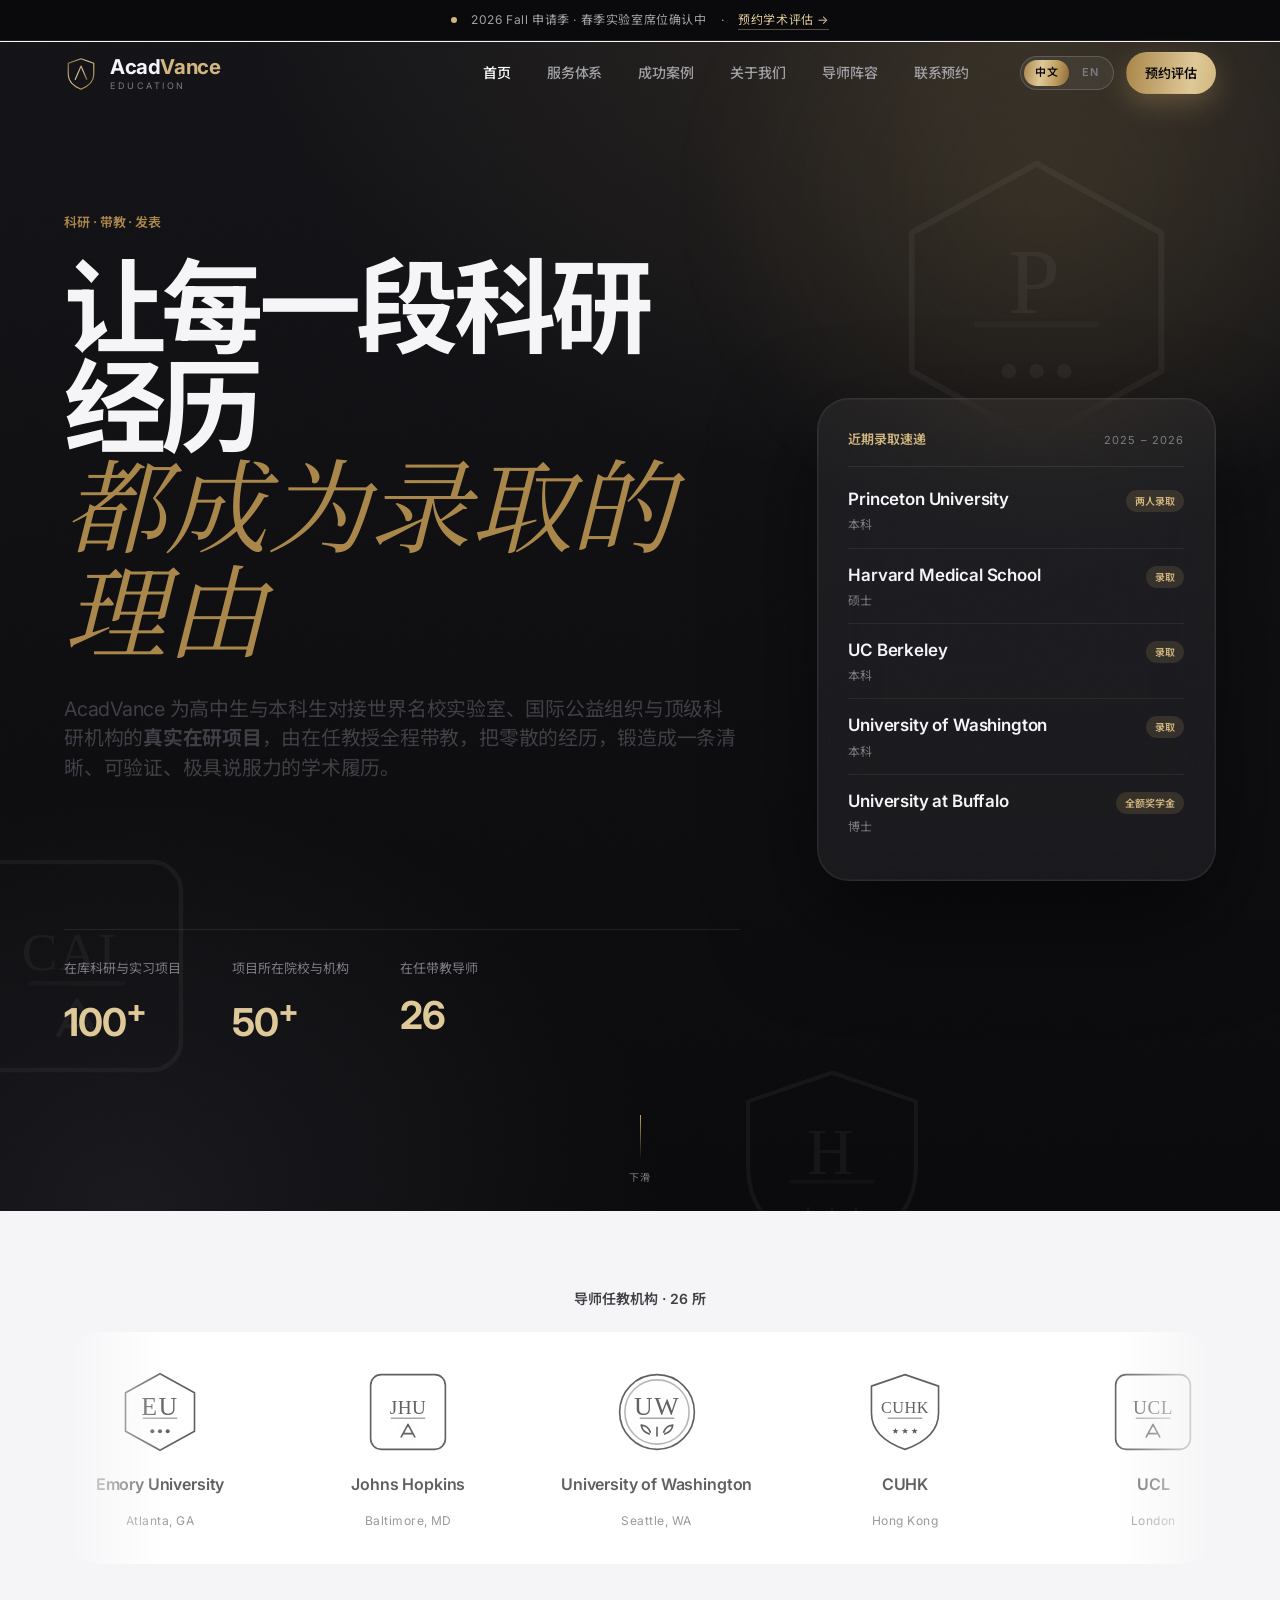
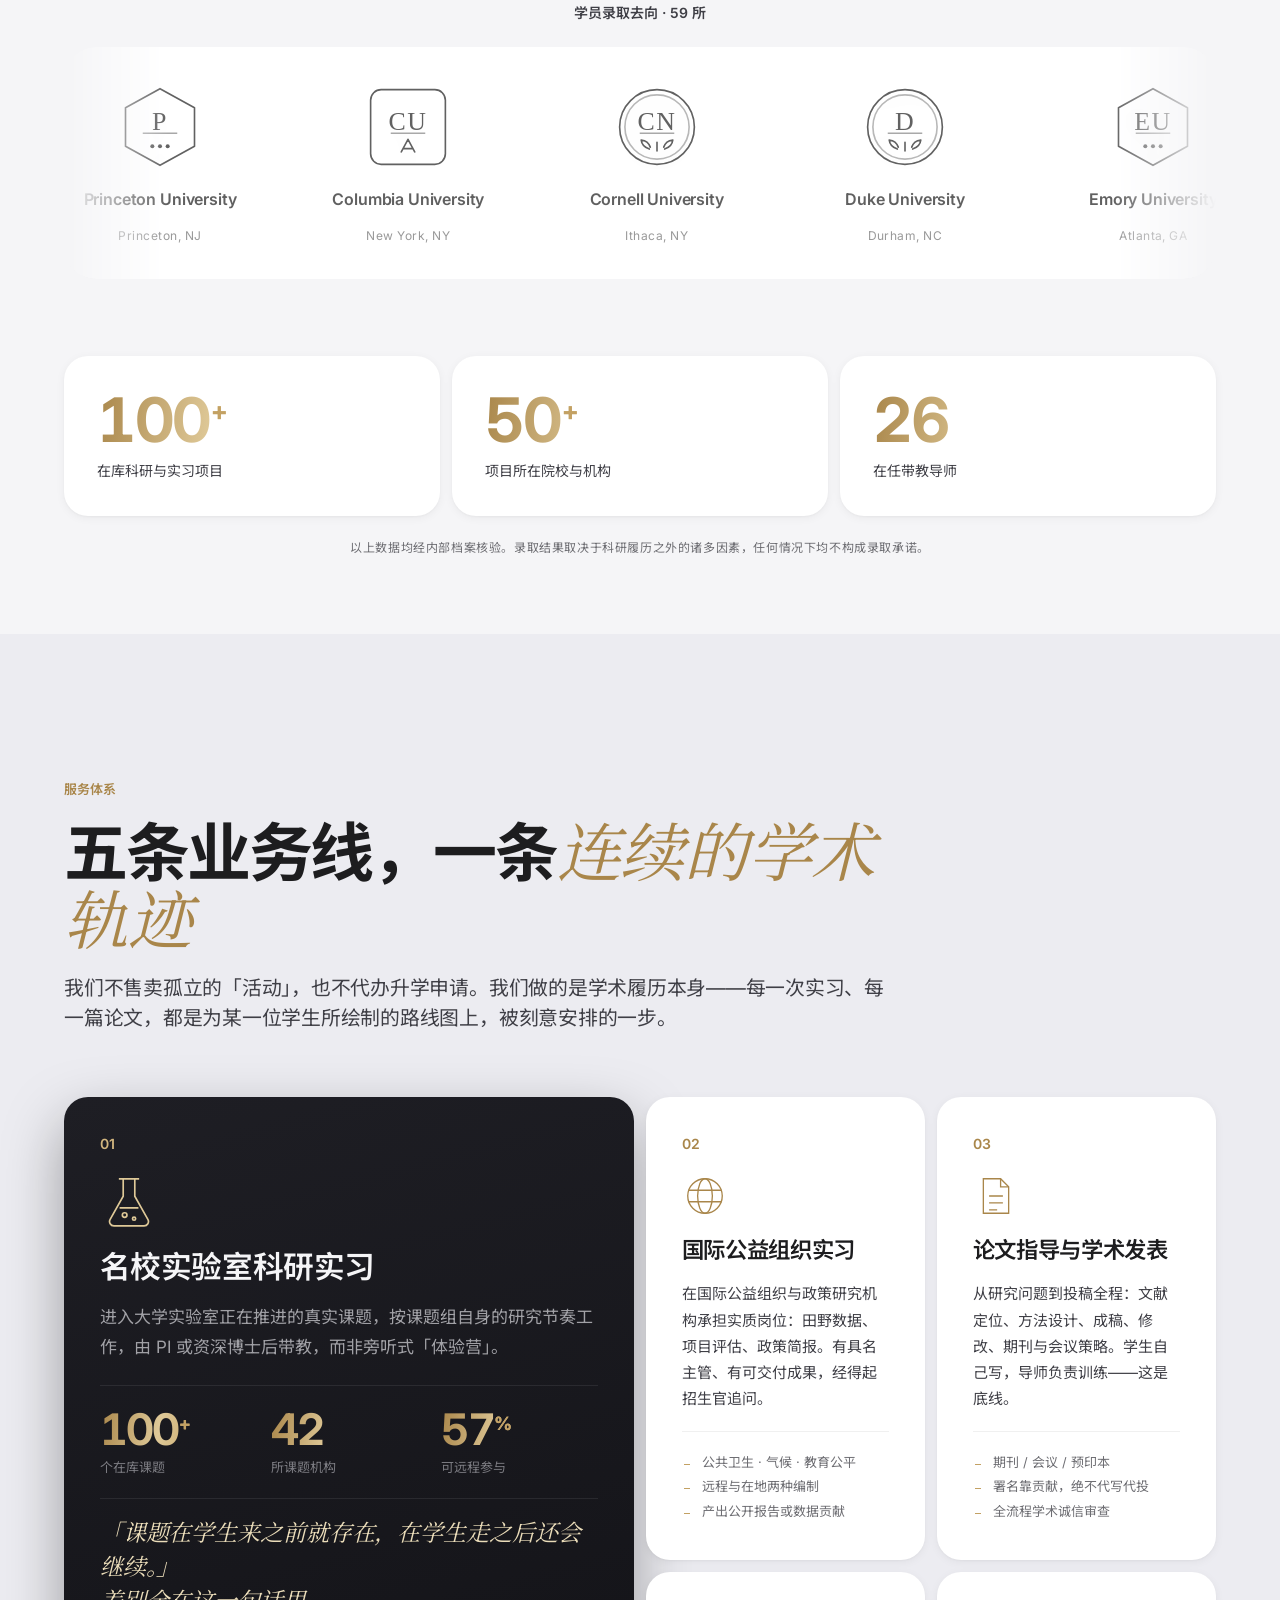
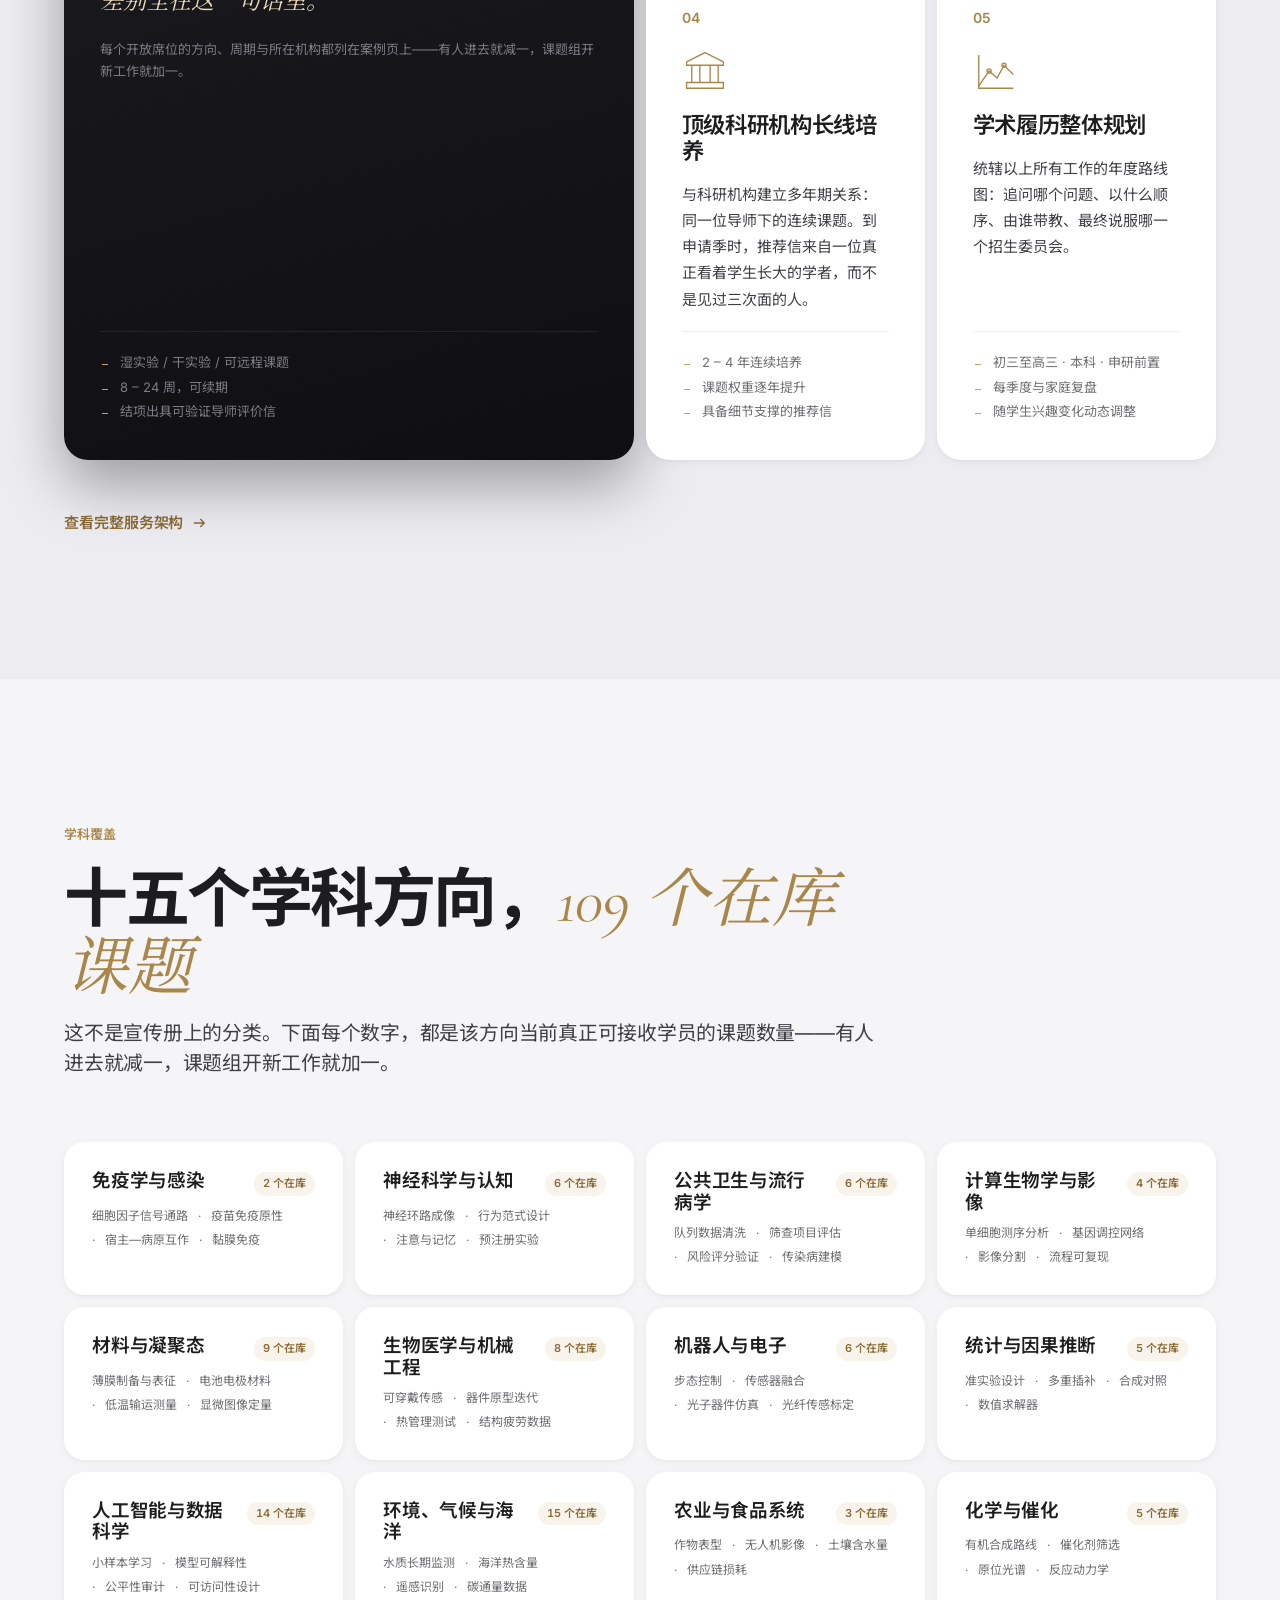
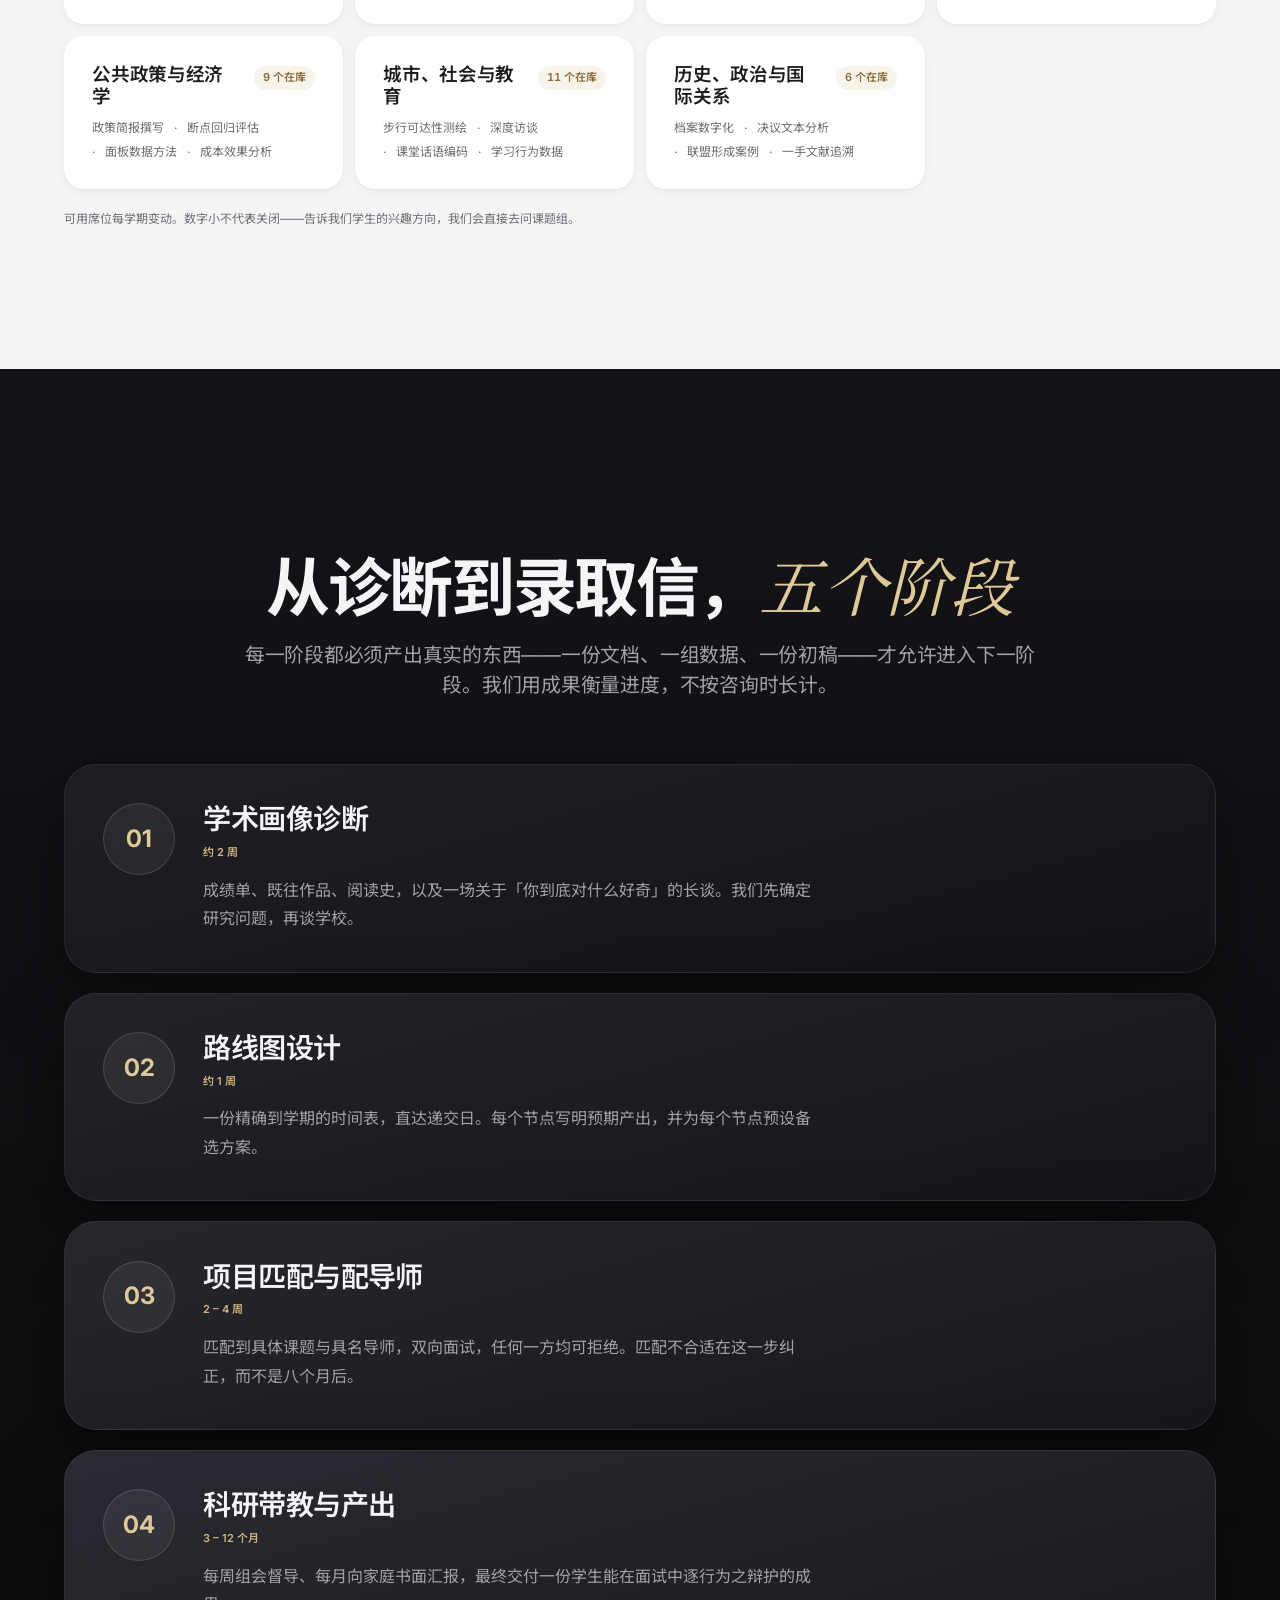
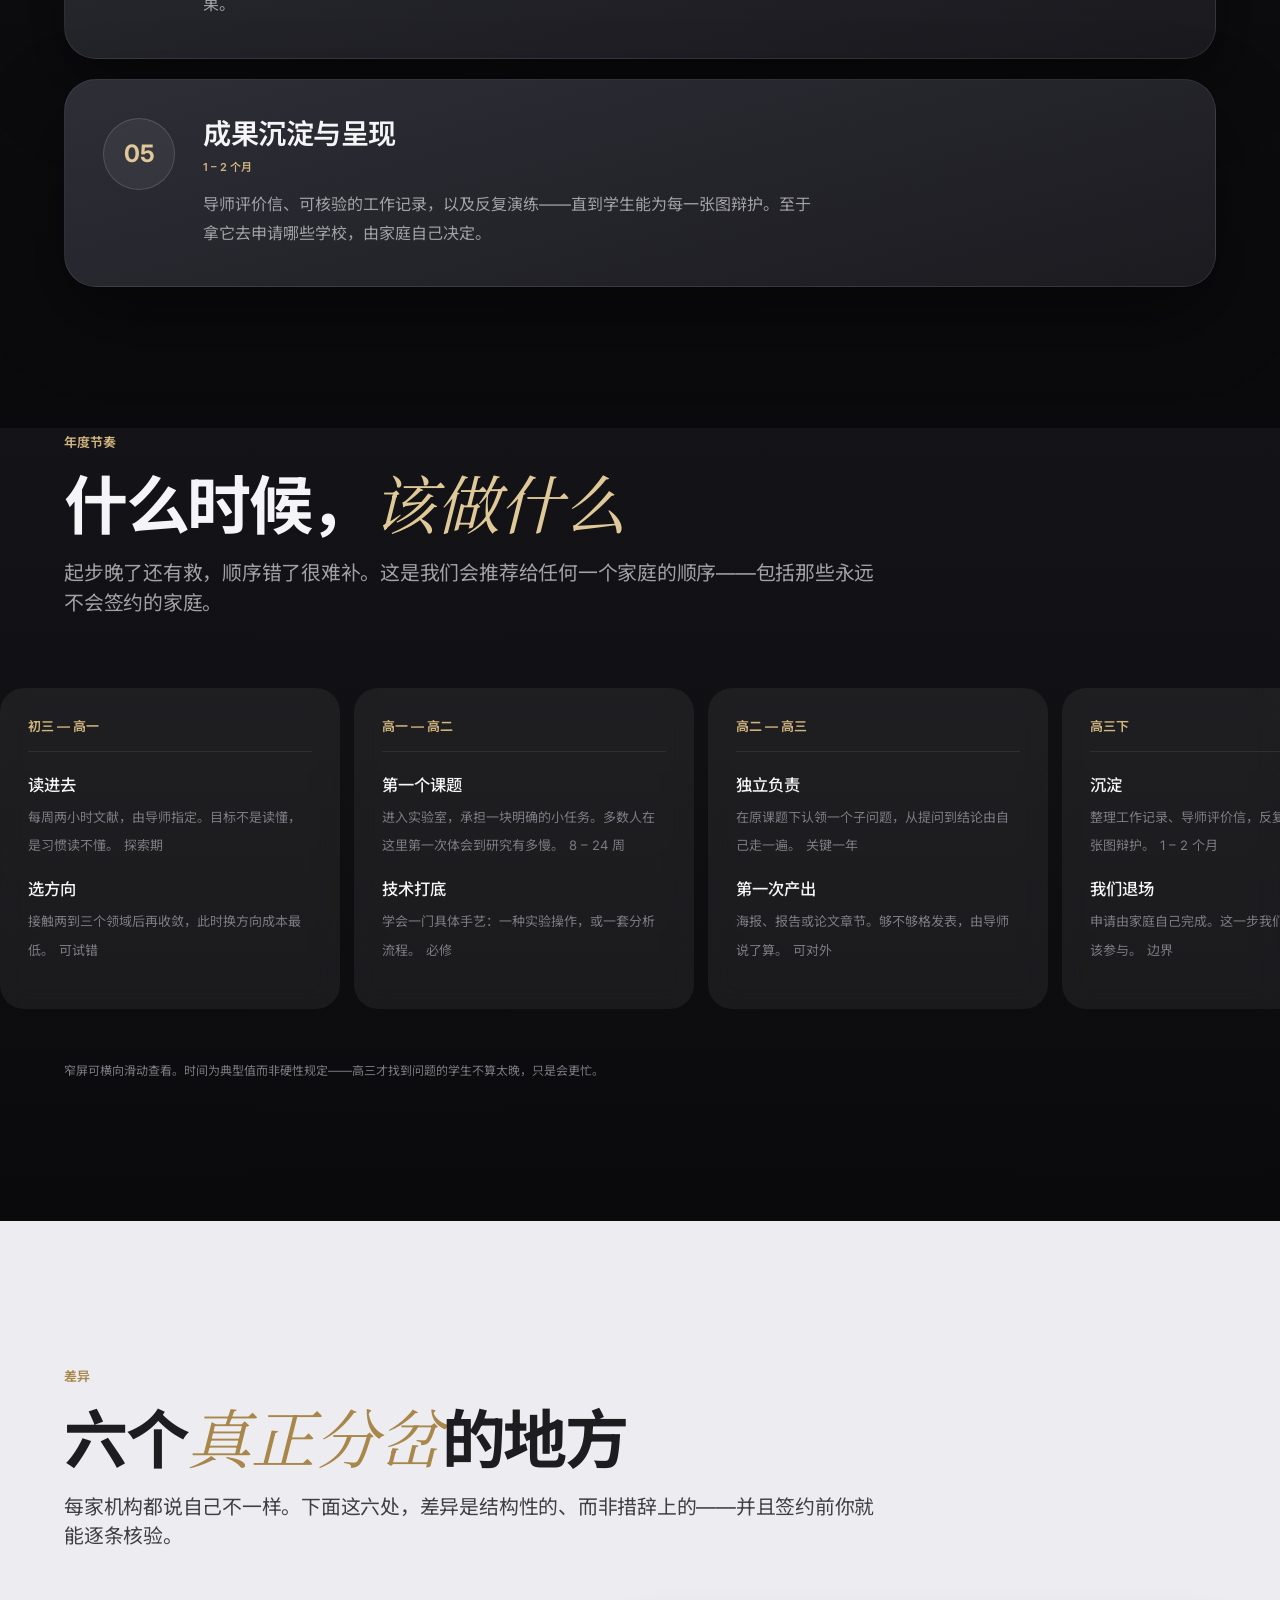
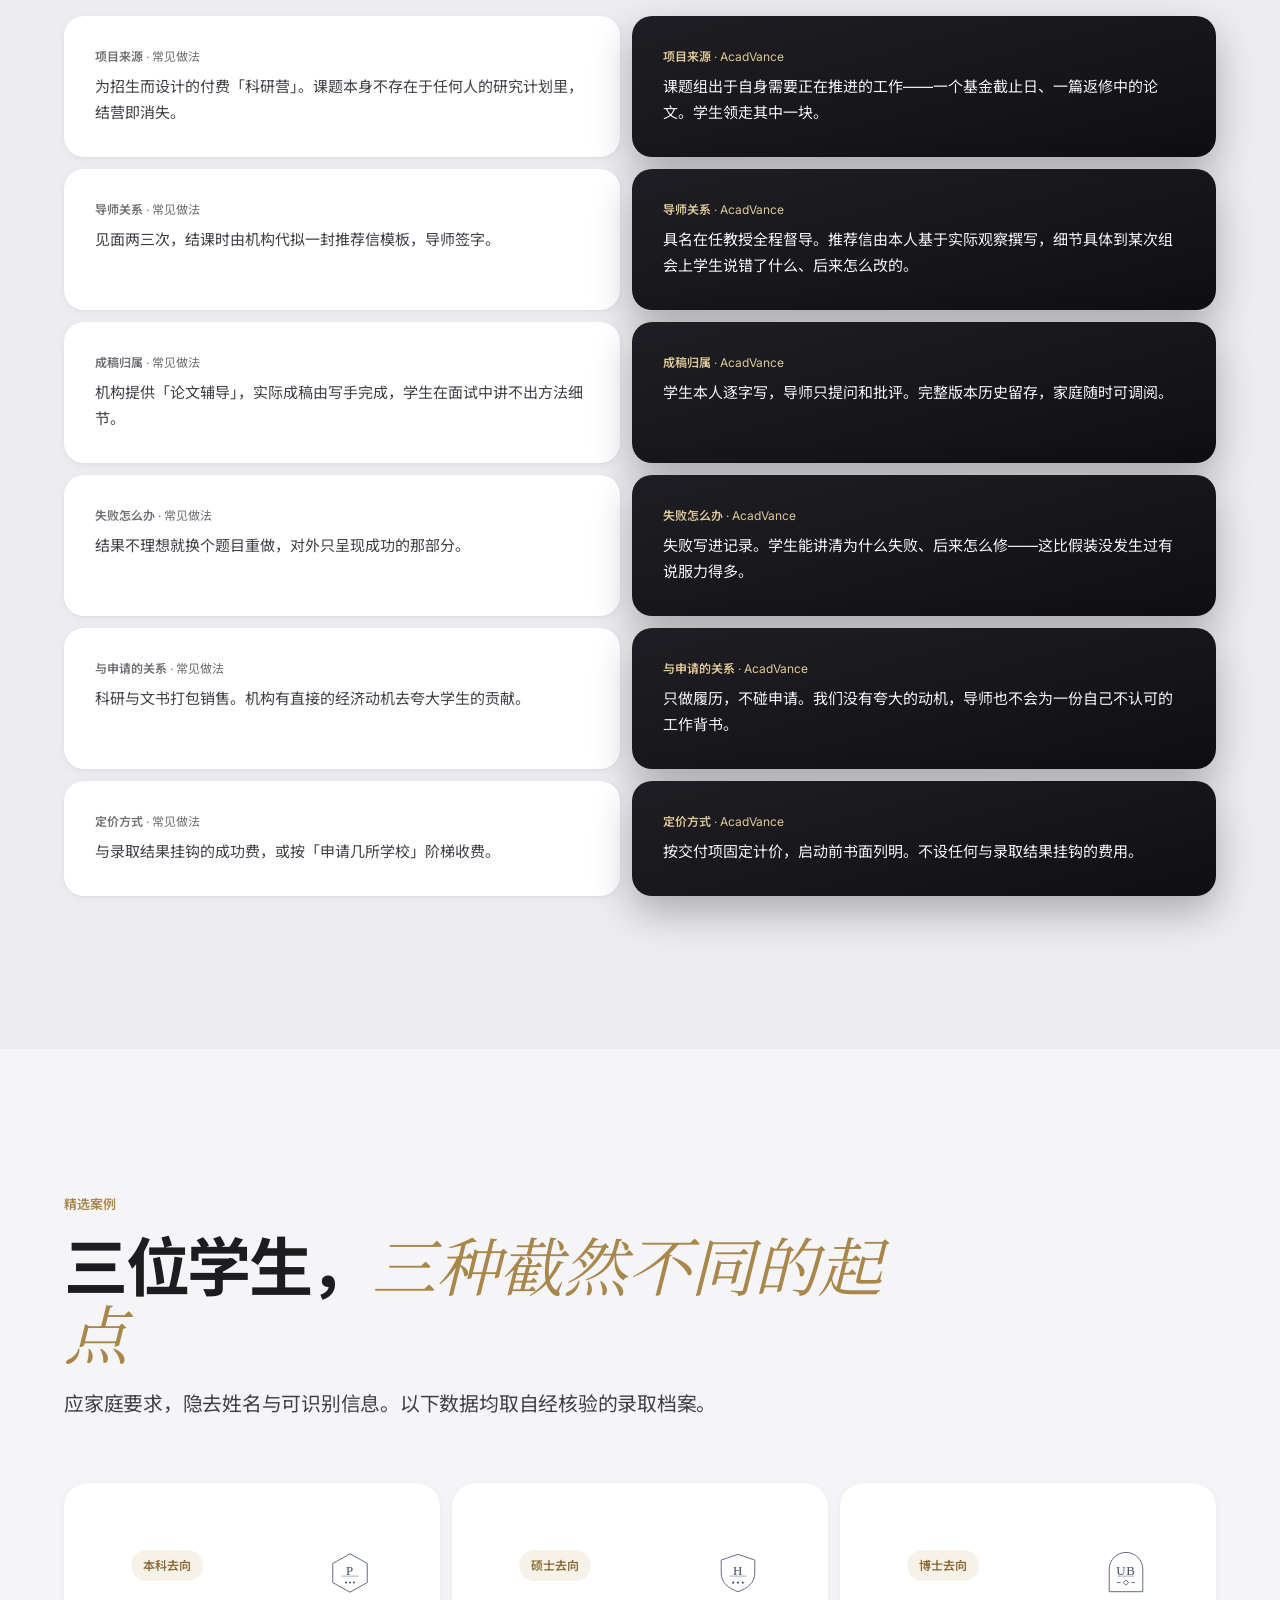
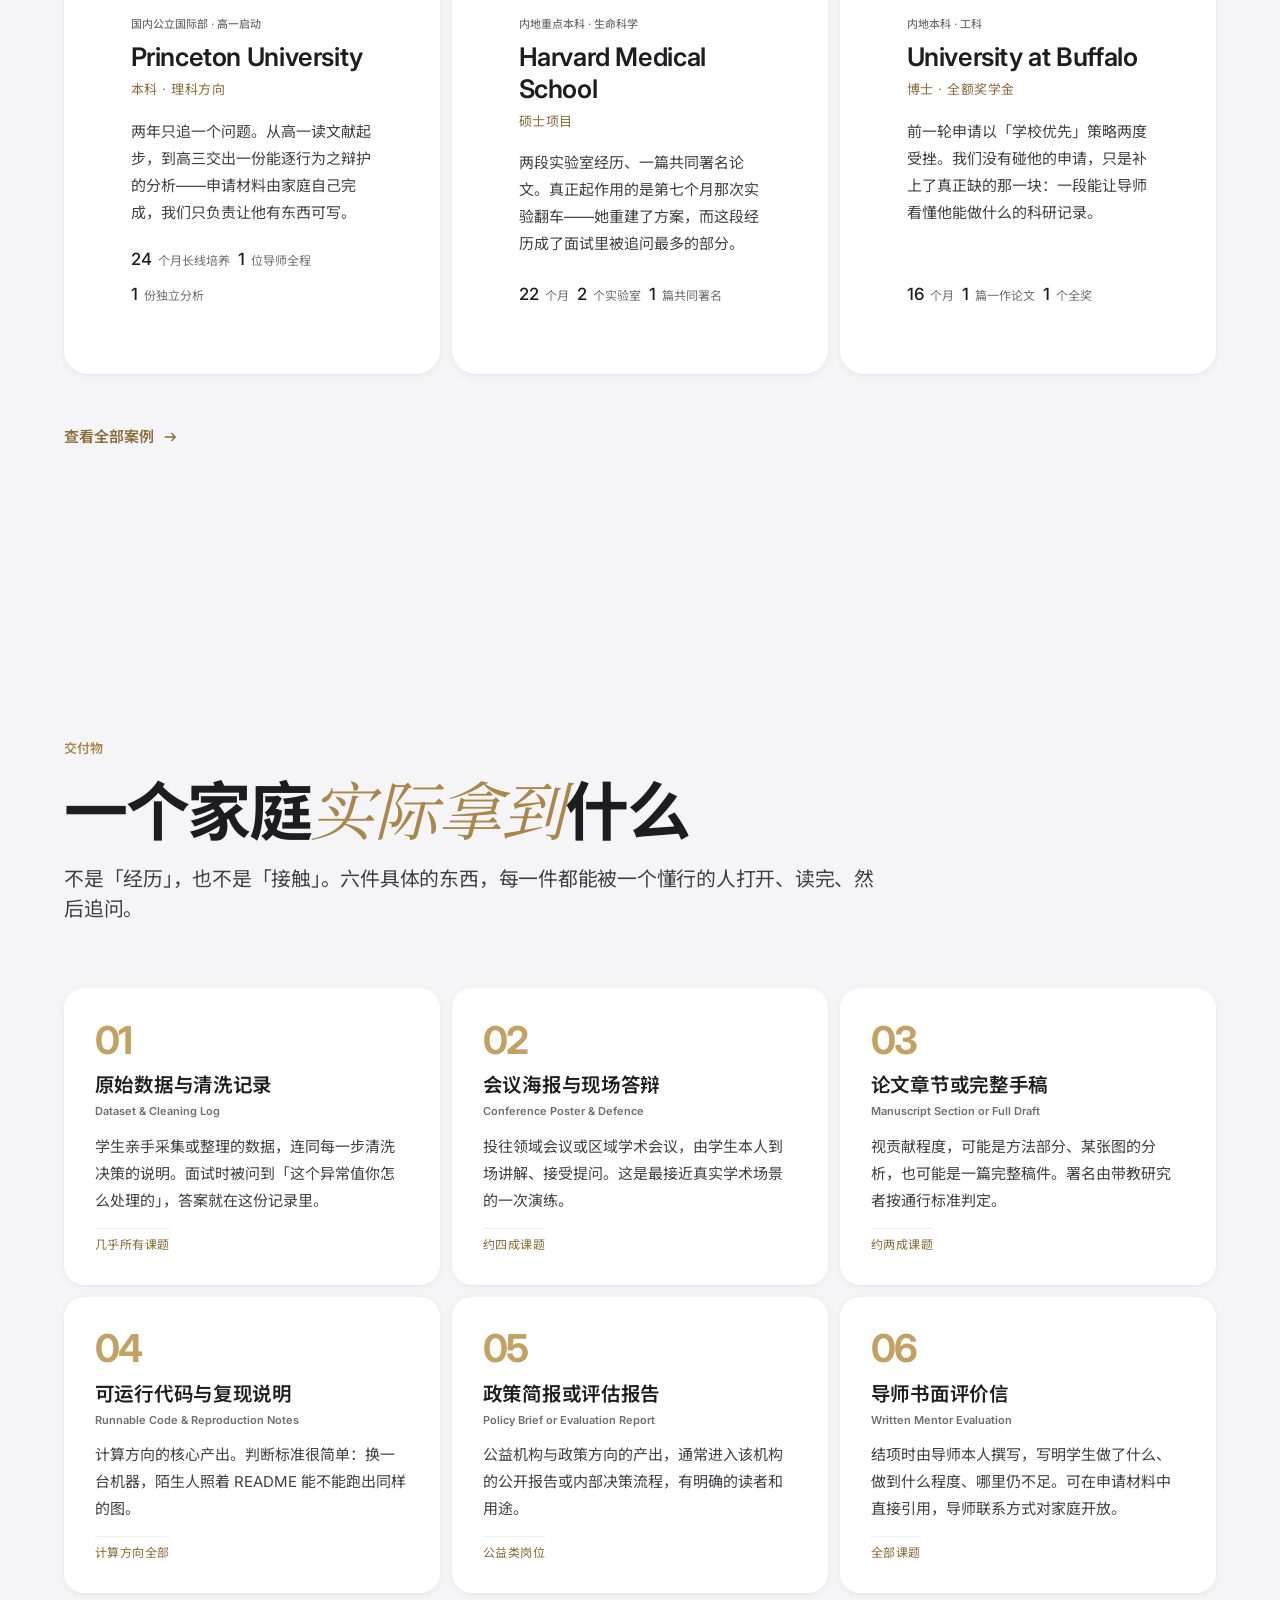
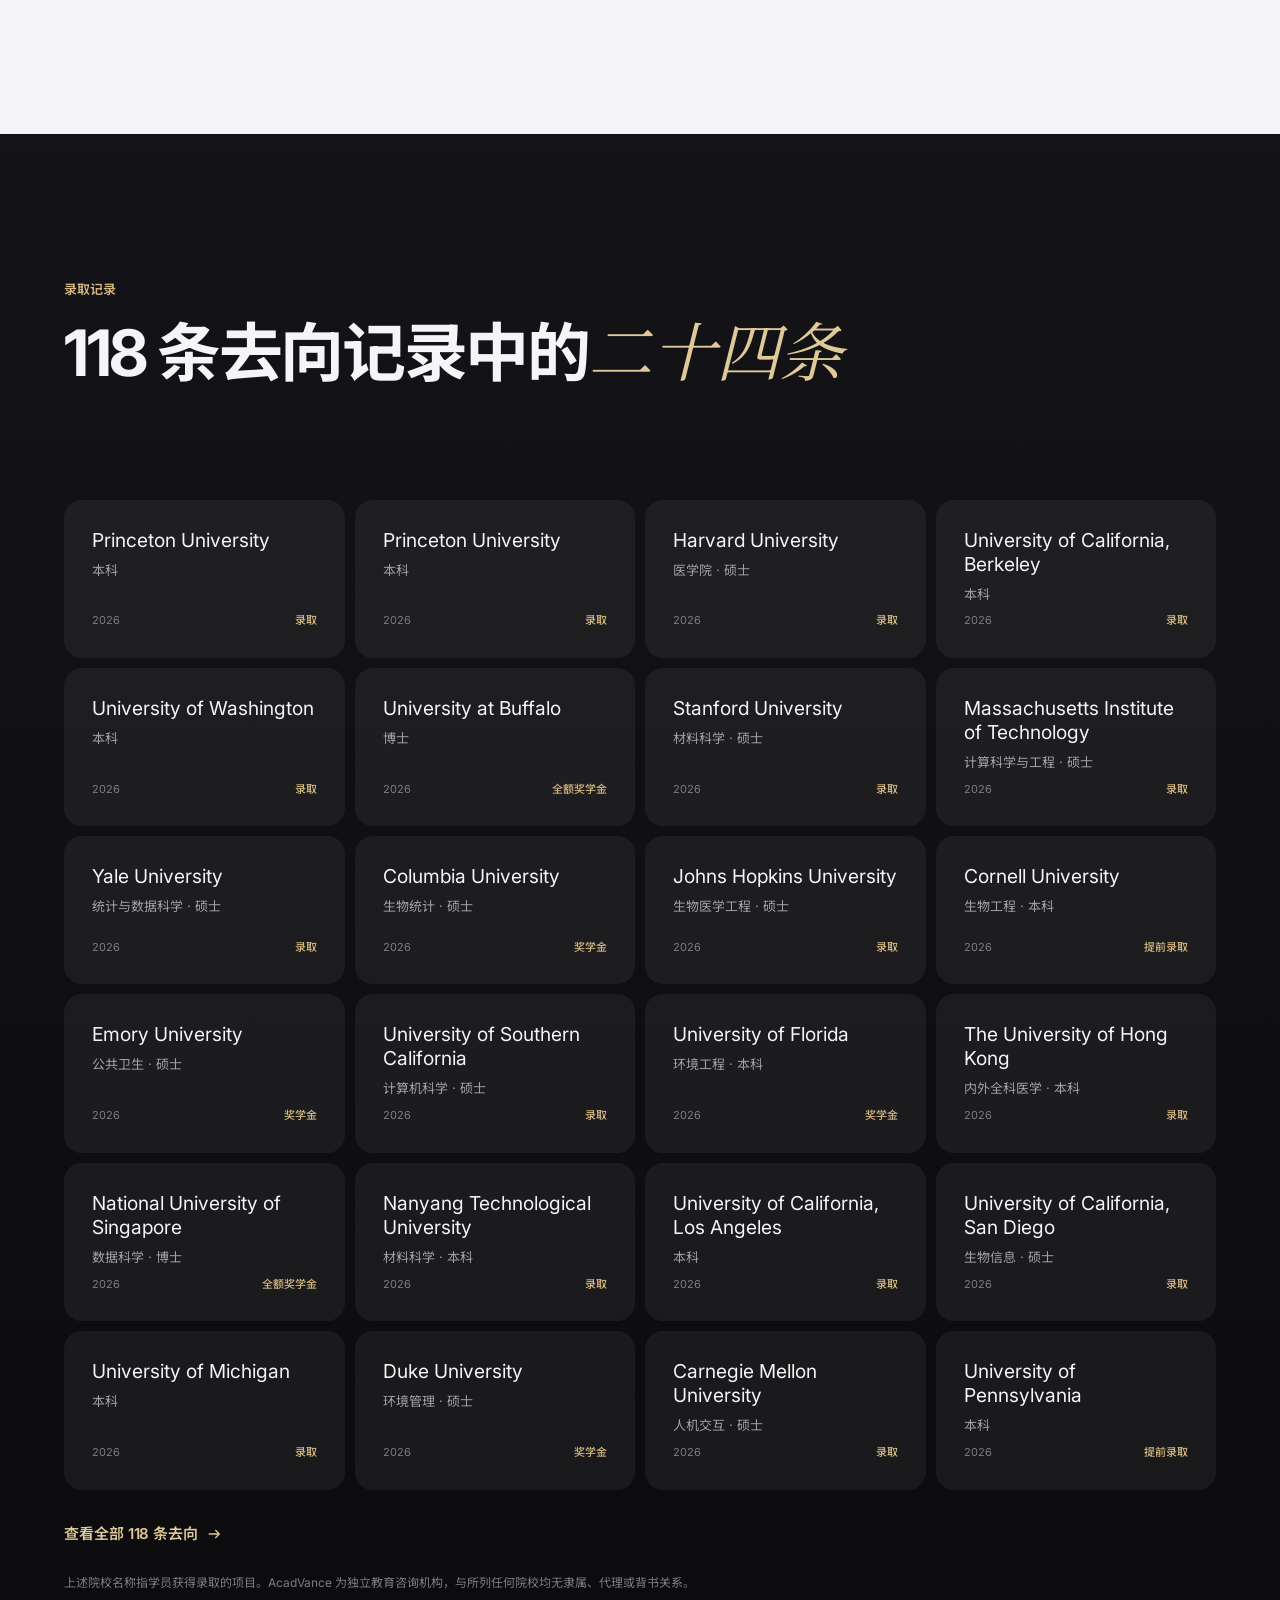
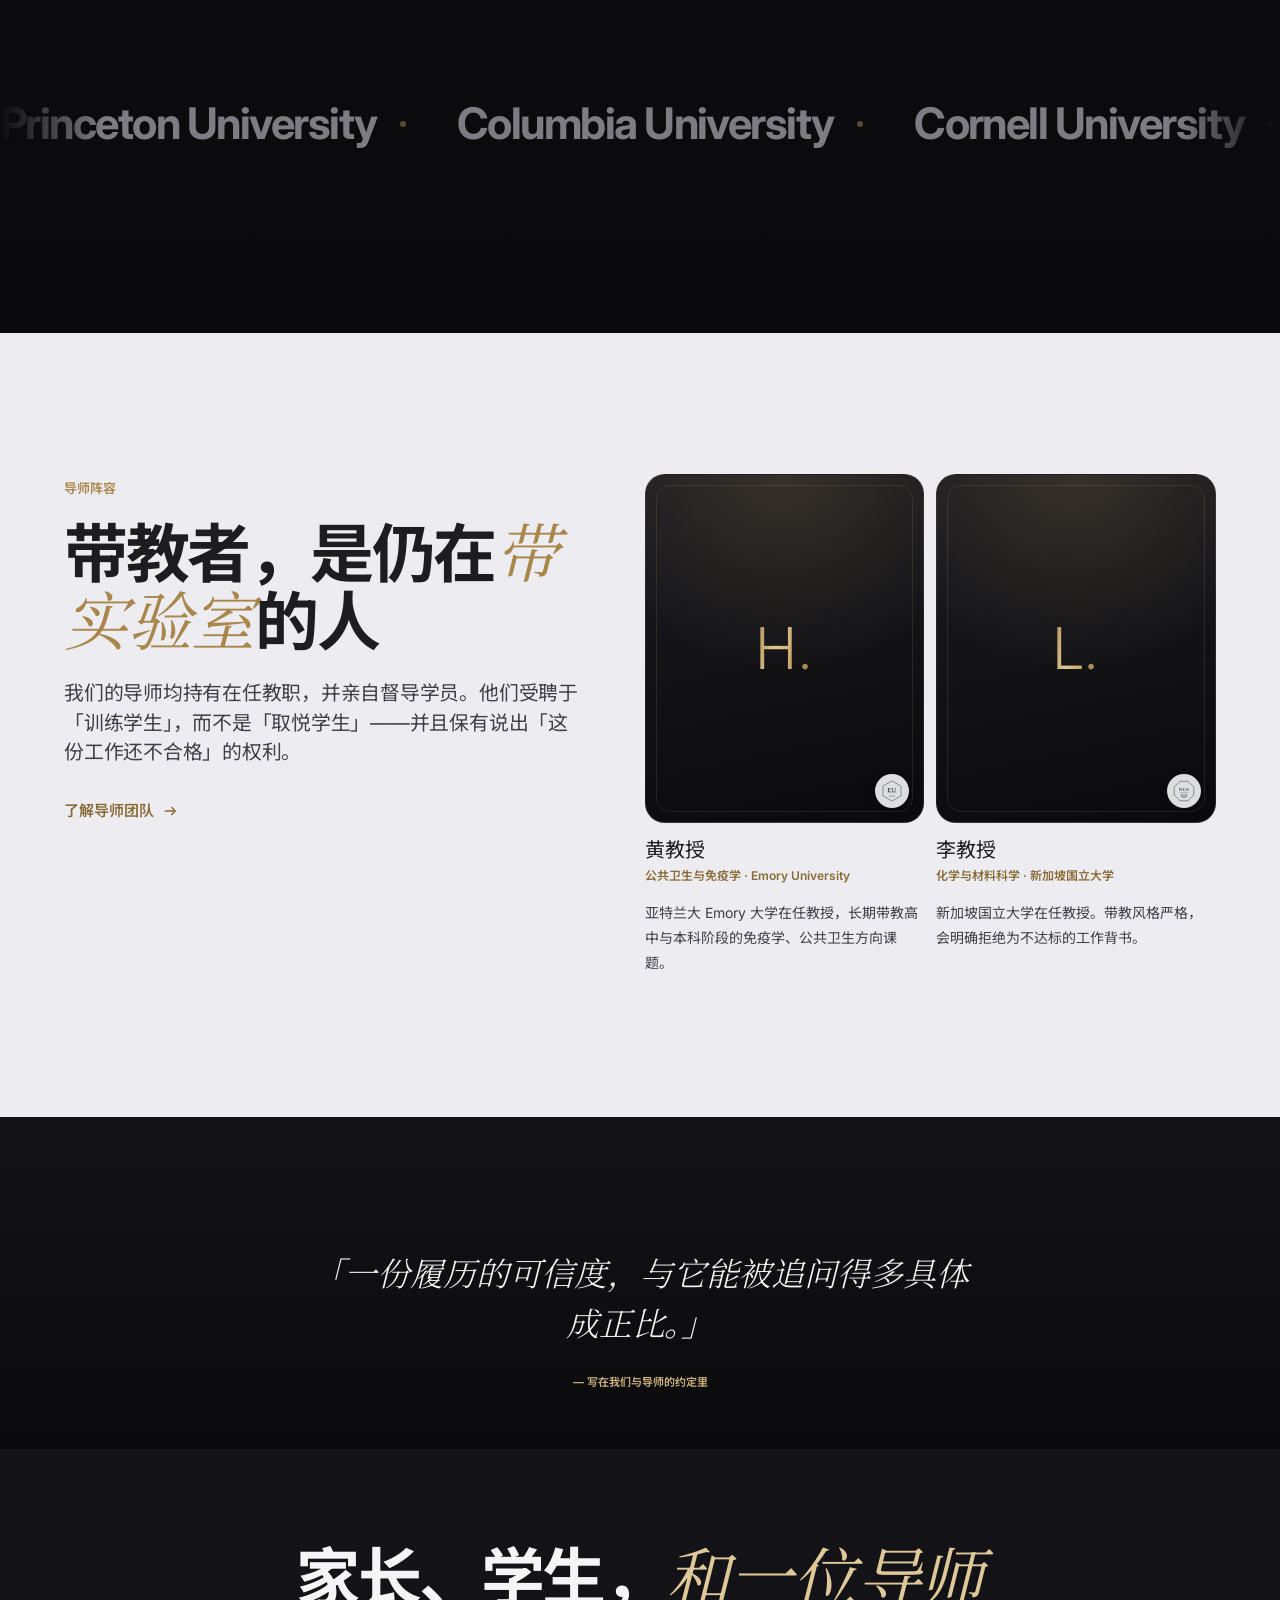
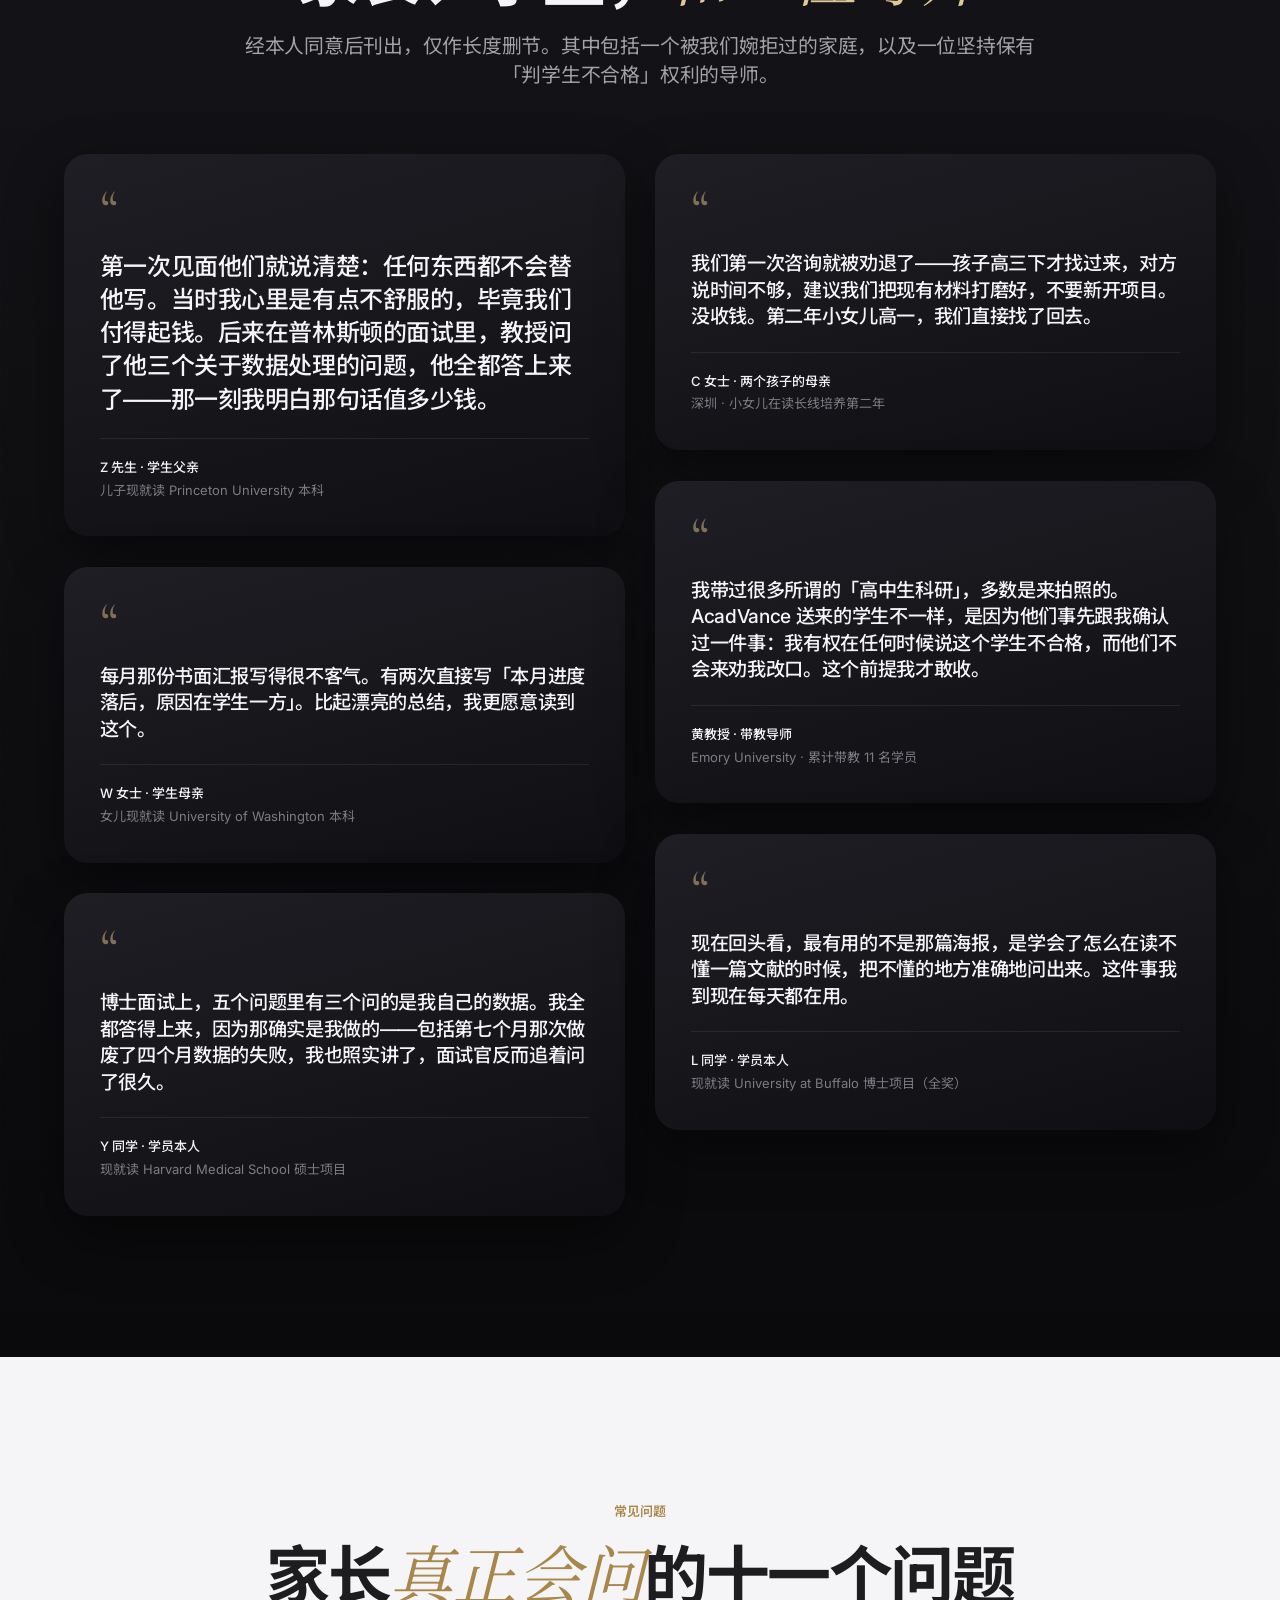
<file: index.html>
<!DOCTYPE html>
<html lang="zh-CN">
<head>
<meta charset="utf-8">
<meta name="viewport" content="width=device-width, initial-scale=1">
<title>AcadVance Education · 顶尖学府学术履历与科研背景提升</title>
<meta name="description" content="AcadVance Education 为高中生与本科生对接名校实验室科研实习、国际公益组织实习、学术论文指导与顶级科研机构长线培养，专注学术履历提升，不代办升学申请。"
      data-en-content="AcadVance Education places high-school and undergraduate students into research at world-class university laboratories, international non-profits and leading institutes. We build the academic record; we do not handle applications.">
<meta name="robots" content="noindex, nofollow"><!-- 上线正式内容后删除此行，并把 robots.txt 改回 Allow -->
<meta name="theme-color" content="#05090F">

<link rel="icon" href="assets/img/favicon.svg" type="image/svg+xml">
<link rel="preconnect" href="https://fonts.googleapis.com">
<link rel="preconnect" href="https://fonts.gstatic.com" crossorigin>
<link href="https://fonts.googleapis.com/css2?family=Cormorant+Garamond:ital,wght@0,300;0,400;0,500;0,600;1,300;1,400&family=Inter:wght@400;500;600&family=Noto+Serif+SC:wght@300;400;500&family=Noto+Sans+SC:wght@300;400;500&display=swap" rel="stylesheet">

<link rel="stylesheet" href="assets/css/base.css?v=7e65edf9">
<link rel="stylesheet" href="assets/css/site.css?v=a90ec53b">
<link rel="stylesheet" href="assets/css/apple.css?v=ceba7ff0">
</head>

<body>
<a class="skip-link" href="#main" data-en="Skip to content">跳到主内容</a>
<div class="progress" aria-hidden="true"></div>

<!-- ============================ 公告条 ============================ -->
<div class="announce">
  <div class="announce__inner">
    <span class="announce__dot" aria-hidden="true"></span>
    <span data-en="2026 Fall intake — laboratory placements now confirming.">2026 Fall 申请季 · 春季实验室席位确认中</span>
    <span class="announce__sub">·</span>
    <a class="announce__sub" href="about.html#consult" data-en="Request an assessment">预约学术评估 →</a>
  </div>
</div>

<!-- ============================ 导航 ============================ -->
<header class="nav">
  <div class="nav__inner">
    <a class="brand" href="index.html" aria-label="AcadVance Education">
      <svg class="brand__mark" viewBox="0 0 40 40" fill="none" aria-hidden="true">
        <defs>
          <linearGradient id="bm1" x1="0" y1="0" x2="1" y2="1">
            <stop offset="0%" stop-color="#8A6B36"/><stop offset="42%" stop-color="#DFC998"/>
            <stop offset="72%" stop-color="#C3A163"/><stop offset="100%" stop-color="#8A6B36"/>
          </linearGradient>
        </defs>
        <path d="M20 3.2 35 8.6v13.2c0 8.1-6.4 13.8-15 17.4C11.4 35.6 5 29.9 5 21.8V8.6Z" stroke="url(#bm1)" stroke-width="1.35" stroke-linejoin="round"/>
        <path d="M13.2 27.6 20 11.8l6.8 15.8" stroke="url(#bm1)" stroke-width="1.35" stroke-linecap="round" stroke-linejoin="round"/>
        <path d="M16.1 22.6h7.8" stroke="url(#bm1)" stroke-width="1.35" stroke-linecap="round"/>
      </svg>
      <span class="brand__text">
        <span class="brand__name">Acad<em>Vance</em></span>
        <span class="brand__sub">Education</span>
      </span>
    </a>

    <nav class="nav__menu" id="nav-menu" aria-label="主导航" data-en-aria-label="Main navigation">
      <a class="nav__link" href="index.html" data-en="Home">首页</a>
      <a class="nav__link" href="services.html" data-en="Services">服务体系</a>
      <a class="nav__link" href="cases.html" data-en="Outcomes">成功案例</a>
      <a class="nav__link" href="about.html" data-en="About">关于我们</a>
      <a class="nav__link" href="about.html#mentors" data-en="Mentors">导师阵容</a>
      <a class="nav__link" href="about.html#consult" data-en="Contact">联系预约</a>
    </nav>

    <div class="nav__actions">
      <div class="lang" role="group" aria-label="语言切换" data-en-aria-label="Language">
        <button class="lang__btn is-active" type="button" data-lang-btn="zh" aria-pressed="true">中文</button>
        <button class="lang__btn" type="button" data-lang-btn="en" aria-pressed="false">EN</button>
      </div>
      <a class="btn btn--gold btn--sm" href="about.html#consult" data-en="Book an Assessment">预约评估</a>
      <button class="nav__burger" type="button" aria-label="打开菜单" data-en-aria-label="Open menu"
              aria-expanded="false" aria-controls="nav-menu"><span></span></button>
    </div>
  </div>
</header>

<main id="main">

<!-- ============================ Hero ============================ -->
<section class="hero hero--flush texture-noise">
  <div class="hero__bg" aria-hidden="true"></div>
  <div class="hero__glow" aria-hidden="true"></div>
  <div class="hero__crests" aria-hidden="true">
    <img src="assets/img/logos/princeton.svg" alt="" width="380" height="380" loading="lazy">
    <img src="assets/img/logos/harvard.svg" alt="" width="260" height="260" loading="lazy">
    <img src="assets/img/logos/berkeley.svg" alt="" width="300" height="300" loading="lazy">
  </div>

  <div class="container hero__inner">
    <div>
      <span class="eyebrow" data-reveal data-en="Research · Mentorship · Publication">科研 · 带教 · 发表</span>

      <h1 class="display-1 hero__title" data-reveal>
        <span class="line" data-en="Every research experience,">让每一段科研经历</span>
        <span class="line"><span class="accent-italic" data-en="a reason to admit you.">都成为录取的理由</span></span>
      </h1>

      <p class="lede hero__lede" data-reveal
         data-en="AcadVance places high-school and undergraduate students into genuine projects at world-class university laboratories, international non-profit organisations and leading research institutes — supervised throughout by tenured faculty, then shaped into one coherent, verifiable and genuinely persuasive academic record.">
        AcadVance 为高中生与本科生对接世界名校实验室、国际公益组织与顶级科研机构的<strong>真实在研项目</strong>，由在任教授全程带教，把零散的经历，锻造成一条清晰、可验证、极具说服力的学术履历。
      </p>

      <div class="cluster hero__cta" data-reveal>
        <a class="btn btn--gold" href="about.html#consult">
          <span data-en="Request a Private Assessment">预约一对一学术评估</span>
          <svg class="btn__arrow" viewBox="0 0 16 16" fill="none" stroke="currentColor" stroke-width="1.5" aria-hidden="true"><path d="M2 8h12M9.5 3.5 14 8l-4.5 4.5"/></svg>
        </a>
        <a class="btn btn--ghost-dark" href="cases.html" data-en="View Student Outcomes">查看学员去向</a>
      </div>

      <dl class="hero__trust" data-reveal>
        <div>
          <dt data-en="Live research &amp; internship projects">在库科研与实习项目</dt>
          <dd>100<sup>+</sup></dd>
        </div>
        <div>
          <dt data-en="Host universities &amp; institutes">项目所在院校与机构</dt>
          <dd>50<sup>+</sup></dd>
        </div>
        <div>
          <dt data-en="Faculty &amp; research mentors">在任带教导师</dt>
          <dd>26</dd>
        </div>
      </dl>
    </div>

    <aside class="hero__aside" data-reveal>
      <div class="hero__aside-head">
        <span class="hero__aside-title" data-en="Recent Offers">近期录取速递</span>
        <span class="hero__aside-year">2025 – 2026</span>
      </div>
      <ul class="offer-list">
        <li>
          <div>
            <span class="o-school">Princeton University</span>
            <span class="o-prog" data-en="Undergraduate">本科</span>
          </div>
          <span class="o-tag" data-en="2 admitted">两人录取</span>
        </li>
        <li>
          <div>
            <span class="o-school">Harvard Medical School</span>
            <span class="o-prog" data-en="Master's">硕士</span>
          </div>
          <span class="o-tag" data-en="Admitted">录取</span>
        </li>
        <li>
          <div>
            <span class="o-school">UC Berkeley</span>
            <span class="o-prog" data-en="Undergraduate">本科</span>
          </div>
          <span class="o-tag" data-en="Admitted">录取</span>
        </li>
        <li>
          <div>
            <span class="o-school">University of Washington</span>
            <span class="o-prog" data-en="Undergraduate">本科</span>
          </div>
          <span class="o-tag" data-en="Admitted">录取</span>
        </li>
        <li>
          <div>
            <span class="o-school">University at Buffalo</span>
            <span class="o-prog" data-en="Doctoral">博士</span>
          </div>
          <span class="o-tag" data-en="Full Funding">全额奖学金</span>
        </li>
      </ul>
    </aside>
  </div>

  <div class="scroll-hint" aria-hidden="true">
    <span class="scroll-hint__line"></span>
    <span data-en="Scroll">下滑</span>
  </div>
</section>

<!-- @build:crestwall -->
<!-- ============================ 徽记墙 ============================ -->
<section class="crest-wall">

  <p class="crest-wall__head" data-en="Where our mentors teach · 26 institutions">导师任教机构 · 26 所</p>
  <div class="marquee">
    <div class="marquee__track">
      <a class="crest" href="about.html#mentors"><img src="assets/img/logos/emory.svg" alt="Emory University" width="92" height="92" loading="lazy"><span class="crest__name">Emory University</span><span class="crest__region">Atlanta, GA</span></a>
      <a class="crest" href="about.html#mentors"><img src="assets/img/logos/johns-hopkins.svg" alt="Johns Hopkins University" width="92" height="92" loading="lazy"><span class="crest__name">Johns Hopkins</span><span class="crest__region">Baltimore, MD</span></a>
      <a class="crest" href="about.html#mentors"><img src="assets/img/logos/washington.svg" alt="University of Washington" width="92" height="92" loading="lazy"><span class="crest__name">University of Washington</span><span class="crest__region">Seattle, WA</span></a>
      <a class="crest" href="about.html#mentors"><img src="assets/img/logos/cuhk.svg" alt="The Chinese University of Hong Kong" width="92" height="92" loading="lazy"><span class="crest__name">CUHK</span><span class="crest__region">Hong Kong</span></a>
      <a class="crest" href="about.html#mentors"><img src="assets/img/logos/ucl.svg" alt="University College London" width="92" height="92" loading="lazy"><span class="crest__name">UCL</span><span class="crest__region">London</span></a>
      <a class="crest" href="about.html#mentors"><img src="assets/img/logos/florida.svg" alt="University of Florida" width="92" height="92" loading="lazy"><span class="crest__name">University of Florida</span><span class="crest__region">Gainesville, FL</span></a>
      <a class="crest" href="about.html#mentors"><img src="assets/img/logos/hkust.svg" alt="The Hong Kong University of Science and Technology" width="92" height="92" loading="lazy"><span class="crest__name">HKUST</span><span class="crest__region">Hong Kong</span></a>
      <a class="crest" href="about.html#mentors"><img src="assets/img/logos/georgia-tech.svg" alt="Georgia Institute of Technology" width="92" height="92" loading="lazy"><span class="crest__name">Georgia Tech</span><span class="crest__region">Atlanta, GA</span></a>
      <a class="crest" href="about.html#mentors"><img src="assets/img/logos/ntu.svg" alt="Nanyang Technological University" width="92" height="92" loading="lazy"><span class="crest__name">NTU</span><span class="crest__region">Singapore</span></a>
      <a class="crest" href="about.html#mentors"><img src="assets/img/logos/cmu.svg" alt="Carnegie Mellon University" width="92" height="92" loading="lazy"><span class="crest__name">Carnegie Mellon</span><span class="crest__region">Pittsburgh, PA</span></a>
      <a class="crest" href="about.html#mentors"><img src="assets/img/logos/george-mason.svg" alt="George Mason University" width="92" height="92" loading="lazy"><span class="crest__name">George Mason University</span><span class="crest__region">Fairfax, VA</span></a>
      <a class="crest" href="about.html#mentors"><img src="assets/img/logos/polyu.svg" alt="The Hong Kong Polytechnic University" width="92" height="92" loading="lazy"><span class="crest__name">PolyU</span><span class="crest__region">Hong Kong</span></a>
      <a class="crest" href="about.html#mentors"><img src="assets/img/logos/columbia.svg" alt="Columbia University" width="92" height="92" loading="lazy"><span class="crest__name">Columbia University</span><span class="crest__region">New York, NY</span></a>
      <a class="crest" href="about.html#mentors"><img src="assets/img/logos/cambridge.svg" alt="University of Cambridge" width="92" height="92" loading="lazy"><span class="crest__name">University of Cambridge</span><span class="crest__region">Cambridge</span></a>
      <a class="crest" href="about.html#mentors"><img src="assets/img/logos/ubc.svg" alt="University of British Columbia" width="92" height="92" loading="lazy"><span class="crest__name">UBC</span><span class="crest__region">Vancouver</span></a>
      <a class="crest" href="about.html#mentors"><img src="assets/img/logos/nus.svg" alt="National University of Singapore" width="92" height="92" loading="lazy"><span class="crest__name">NUS</span><span class="crest__region">Singapore</span></a>
      <a class="crest" href="about.html#mentors"><img src="assets/img/logos/eth.svg" alt="ETH Zurich" width="92" height="92" loading="lazy"><span class="crest__name">ETH Zurich</span><span class="crest__region">Zurich</span></a>
      <a class="crest" href="about.html#mentors"><img src="assets/img/logos/imperial.svg" alt="Imperial College London" width="92" height="92" loading="lazy"><span class="crest__name">Imperial</span><span class="crest__region">London</span></a>
      <a class="crest" href="about.html#mentors"><img src="assets/img/logos/ucsd.svg" alt="University of California, San Diego" width="92" height="92" loading="lazy"><span class="crest__name">UC San Diego</span><span class="crest__region">La Jolla, CA</span></a>
      <a class="crest" href="about.html#mentors"><img src="assets/img/logos/duke.svg" alt="Duke University" width="92" height="92" loading="lazy"><span class="crest__name">Duke University</span><span class="crest__region">Durham, NC</span></a>
      <a class="crest" href="about.html#mentors"><img src="assets/img/logos/purdue.svg" alt="Purdue University" width="92" height="92" loading="lazy"><span class="crest__name">Purdue University</span><span class="crest__region">West Lafayette, IN</span></a>
      <a class="crest" href="about.html#mentors"><img src="assets/img/logos/hku.svg" alt="The University of Hong Kong" width="92" height="92" loading="lazy"><span class="crest__name">HKU</span><span class="crest__region">Hong Kong</span></a>
      <a class="crest" href="about.html#mentors"><img src="assets/img/logos/toronto.svg" alt="University of Toronto" width="92" height="92" loading="lazy"><span class="crest__name">University of Toronto</span><span class="crest__region">Toronto</span></a>
      <a class="crest" href="about.html#mentors"><img src="assets/img/logos/michigan.svg" alt="University of Michigan" width="92" height="92" loading="lazy"><span class="crest__name">University of Michigan</span><span class="crest__region">Ann Arbor, MI</span></a>
      <a class="crest" href="about.html#mentors"><img src="assets/img/logos/lse.svg" alt="London School of Economics" width="92" height="92" loading="lazy"><span class="crest__name">LSE</span><span class="crest__region">London</span></a>
      <a class="crest" href="about.html#mentors"><img src="assets/img/logos/chicago.svg" alt="University of Chicago" width="92" height="92" loading="lazy"><span class="crest__name">University of Chicago</span><span class="crest__region">Chicago, IL</span></a>
    </div>
  </div>

  <p class="crest-wall__head crest-wall__head--mid" data-en="Where our students went · 59 institutions">学员录取去向 · 59 所</p>
  <div class="marquee marquee--reverse">
    <div class="marquee__track">
      <a class="crest" href="cases.html#destinations"><img src="assets/img/logos/princeton.svg" alt="Princeton University" width="92" height="92" loading="lazy"><span class="crest__name">Princeton University</span><span class="crest__region">Princeton, NJ</span></a>
      <a class="crest" href="cases.html#destinations"><img src="assets/img/logos/columbia.svg" alt="Columbia University" width="92" height="92" loading="lazy"><span class="crest__name">Columbia University</span><span class="crest__region">New York, NY</span></a>
      <a class="crest" href="cases.html#destinations"><img src="assets/img/logos/cornell.svg" alt="Cornell University" width="92" height="92" loading="lazy"><span class="crest__name">Cornell University</span><span class="crest__region">Ithaca, NY</span></a>
      <a class="crest" href="cases.html#destinations"><img src="assets/img/logos/duke.svg" alt="Duke University" width="92" height="92" loading="lazy"><span class="crest__name">Duke University</span><span class="crest__region">Durham, NC</span></a>
      <a class="crest" href="cases.html#destinations"><img src="assets/img/logos/emory.svg" alt="Emory University" width="92" height="92" loading="lazy"><span class="crest__name">Emory University</span><span class="crest__region">Atlanta, GA</span></a>
      <a class="crest" href="cases.html#destinations"><img src="assets/img/logos/georgia-tech.svg" alt="Georgia Institute of Technology" width="92" height="92" loading="lazy"><span class="crest__name">Georgia Tech</span><span class="crest__region">Atlanta, GA</span></a>
      <a class="crest" href="cases.html#destinations"><img src="assets/img/logos/harvard.svg" alt="Harvard University" width="92" height="92" loading="lazy"><span class="crest__name">Harvard University</span><span class="crest__region">Cambridge, MA</span></a>
      <a class="crest" href="cases.html#destinations"><img src="assets/img/logos/imperial.svg" alt="Imperial College London" width="92" height="92" loading="lazy"><span class="crest__name">Imperial</span><span class="crest__region">London</span></a>
      <a class="crest" href="cases.html#destinations"><img src="assets/img/logos/johns-hopkins.svg" alt="Johns Hopkins University" width="92" height="92" loading="lazy"><span class="crest__name">Johns Hopkins</span><span class="crest__region">Baltimore, MD</span></a>
      <a class="crest" href="cases.html#destinations"><img src="assets/img/logos/ntu.svg" alt="Nanyang Technological University" width="92" height="92" loading="lazy"><span class="crest__name">NTU</span><span class="crest__region">Singapore</span></a>
      <a class="crest" href="cases.html#destinations"><img src="assets/img/logos/nus.svg" alt="National University of Singapore" width="92" height="92" loading="lazy"><span class="crest__name">NUS</span><span class="crest__region">Singapore</span></a>
      <a class="crest" href="cases.html#destinations"><img src="assets/img/logos/stanford.svg" alt="Stanford University" width="92" height="92" loading="lazy"><span class="crest__name">Stanford University</span><span class="crest__region">Stanford, CA</span></a>
      <a class="crest" href="cases.html#destinations"><img src="assets/img/logos/hku.svg" alt="The University of Hong Kong" width="92" height="92" loading="lazy"><span class="crest__name">HKU</span><span class="crest__region">Hong Kong</span></a>
      <a class="crest" href="cases.html#destinations"><img src="assets/img/logos/berkeley.svg" alt="University of California, Berkeley" width="92" height="92" loading="lazy"><span class="crest__name">UC Berkeley</span><span class="crest__region">Berkeley, CA</span></a>
      <a class="crest" href="cases.html#destinations"><img src="assets/img/logos/ucla.svg" alt="University of California, Los Angeles" width="92" height="92" loading="lazy"><span class="crest__name">UCLA</span><span class="crest__region">Los Angeles, CA</span></a>
      <a class="crest" href="cases.html#destinations"><img src="assets/img/logos/florida.svg" alt="University of Florida" width="92" height="92" loading="lazy"><span class="crest__name">University of Florida</span><span class="crest__region">Gainesville, FL</span></a>
      <a class="crest" href="cases.html#destinations"><img src="assets/img/logos/michigan.svg" alt="University of Michigan" width="92" height="92" loading="lazy"><span class="crest__name">University of Michigan</span><span class="crest__region">Ann Arbor, MI</span></a>
      <a class="crest" href="cases.html#destinations"><img src="assets/img/logos/upenn.svg" alt="University of Pennsylvania" width="92" height="92" loading="lazy"><span class="crest__name">UPenn</span><span class="crest__region">Philadelphia, PA</span></a>
      <a class="crest" href="cases.html#destinations"><img src="assets/img/logos/toronto.svg" alt="University of Toronto" width="92" height="92" loading="lazy"><span class="crest__name">University of Toronto</span><span class="crest__region">Toronto</span></a>
      <a class="crest" href="cases.html#destinations"><img src="assets/img/logos/washington.svg" alt="University of Washington" width="92" height="92" loading="lazy"><span class="crest__name">University of Washington</span><span class="crest__region">Seattle, WA</span></a>
      <a class="crest" href="cases.html#destinations"><img src="assets/img/logos/yale.svg" alt="Yale University" width="92" height="92" loading="lazy"><span class="crest__name">Yale University</span><span class="crest__region">New Haven, CT</span></a>
      <a class="crest" href="cases.html#destinations"><img src="assets/img/logos/cmu.svg" alt="Carnegie Mellon University" width="92" height="92" loading="lazy"><span class="crest__name">Carnegie Mellon</span><span class="crest__region">Pittsburgh, PA</span></a>
      <a class="crest" href="cases.html#destinations"><img src="assets/img/logos/eth.svg" alt="ETH Zurich" width="92" height="92" loading="lazy"><span class="crest__name">ETH Zurich</span><span class="crest__region">Zurich</span></a>
      <a class="crest" href="cases.html#destinations"><img src="assets/img/logos/george-mason.svg" alt="George Mason University" width="92" height="92" loading="lazy"><span class="crest__name">George Mason University</span><span class="crest__region">Fairfax, VA</span></a>
      <a class="crest" href="cases.html#destinations"><img src="assets/img/logos/mit.svg" alt="Massachusetts Institute of Technology" width="92" height="92" loading="lazy"><span class="crest__name">MIT</span><span class="crest__region">Cambridge, MA</span></a>
      <a class="crest" href="cases.html#destinations"><img src="assets/img/logos/northwestern.svg" alt="Northwestern University" width="92" height="92" loading="lazy"><span class="crest__name">Northwestern University</span><span class="crest__region">Evanston, IL</span></a>
      <a class="crest" href="cases.html#destinations"><img src="assets/img/logos/cuhk.svg" alt="The Chinese University of Hong Kong" width="92" height="92" loading="lazy"><span class="crest__name">CUHK</span><span class="crest__region">Hong Kong</span></a>
      <a class="crest" href="cases.html#destinations"><img src="assets/img/logos/polyu.svg" alt="The Hong Kong Polytechnic University" width="92" height="92" loading="lazy"><span class="crest__name">PolyU</span><span class="crest__region">Hong Kong</span></a>
      <a class="crest" href="cases.html#destinations"><img src="assets/img/logos/hkust.svg" alt="The Hong Kong University of Science and Technology" width="92" height="92" loading="lazy"><span class="crest__name">HKUST</span><span class="crest__region">Hong Kong</span></a>
      <a class="crest" href="cases.html#destinations"><img src="assets/img/logos/buffalo.svg" alt="University at Buffalo" width="92" height="92" loading="lazy"><span class="crest__name">University at Buffalo</span><span class="crest__region">Buffalo, NY</span></a>
    </div>
  </div>

</section>
<!-- @/build:crestwall -->

<!-- ============================ 数据 ============================ -->
<section class="section section--tight">
  <div class="container">
    <div class="stats stats--3" data-reveal>
      <div class="stat">
        <div class="stat__num"><span data-count="100">100</span><sup>+</sup></div>
        <div class="stat__label" data-en="Active research placements">在库科研与实习项目</div>
      </div>
      <div class="stat">
        <div class="stat__num"><span data-count="50">50</span><sup>+</sup></div>
        <div class="stat__label" data-en="Host universities &amp; institutes">项目所在院校与机构</div>
      </div>
      <div class="stat">
        <div class="stat__num"><span data-count="26">26</span></div>
        <div class="stat__label" data-en="Faculty &amp; research mentors">在任带教导师</div>
      </div>
    </div>
    <p class="muted text-center" style="margin-top:22px;font-size:.75rem;letter-spacing:.05em;"
       data-en="Figures reflect internally verified records. Admissions outcomes depend on many factors beyond a research portfolio; no outcome is guaranteed.">
      以上数据均经内部档案核验。录取结果取决于科研履历之外的诸多因素，任何情况下均不构成录取承诺。
    </p>
  </div>
</section>

<!-- ============================ 服务体系 ============================ -->
<section class="section on-paper-2" id="services">
  <div class="container">
    <div class="section-head">
      <span class="eyebrow" data-reveal data-en="What We Do">服务体系</span>
      <h2 class="display-2" data-reveal
          data-en="Five disciplines, <span class=&quot;accent-italic&quot;>one continuous academic trajectory</span>.">
        五条业务线，一条<span class="accent-italic">连续的学术轨迹</span>
      </h2>
      <p class="lede" data-reveal
         data-en="We do not sell isolated activities, and we do not handle applications. What we build is the academic record itself — every placement and every paper a deliberate step on a roadmap drawn for one specific student.">
        我们不售卖孤立的「活动」，也不代办升学申请。我们做的是学术履历本身——每一次实习、每一篇论文，都是为某一位学生所绘制的路线图上，被刻意安排的一步。
      </p>
    </div>

    <div class="grid grid--3-2">

      <article class="card card--hover card--crown" data-reveal>
        <div class="svc">
          <span class="svc__idx">01</span>
          <svg class="svc__icon" viewBox="0 0 40 40" aria-hidden="true">
            <path d="M16 4v12L7 32a3 3 0 0 0 2.6 4.5h20.8A3 3 0 0 0 33 32l-9-16V4"/>
            <path d="M13 4h14M13.5 24h13"/><circle cx="17" cy="29" r="1.6"/><circle cx="23.5" cy="31.5" r="1.1"/>
          </svg>
          <h3 class="svc__title" data-en="University Laboratory Research">名校实验室科研实习</h3>
          <p class="svc__desc" data-en="Placement into a live project inside a university laboratory, working to the group's own research calendar under its principal investigator or a senior postdoctoral mentor.">
            进入大学实验室正在推进的真实课题，按课题组自身的研究节奏工作，由 PI 或资深博士后带教，而非旁听式「体验营」。
          </p>

          <div class="svc__figures">
            <div>
              <b>100<sup>+</sup></b>
              <span data-en="live projects">个在库课题</span>
            </div>
            <div>
              <b>42</b>
              <span data-en="host institutions">所课题机构</span>
            </div>
            <div>
              <b>57<sup>%</sup></b>
              <span data-en="remote-eligible">可远程参与</span>
            </div>
          </div>

          <blockquote class="svc__pull" data-en="&ldquo;The project existed before the student arrived, and it continues after they leave. That single sentence is the whole difference.&rdquo;">
            「课题在学生来之前就存在，在学生走之后还会继续。」<br>
            差别全在这一句话里。
          </blockquote>

          <p class="svc__note" data-en="Fields, durations and the exact host of every open placement are listed on the outcomes page — the count moves whenever a seat is taken or a group opens new work.">
            每个开放席位的方向、周期与所在机构都列在案例页上——有人进去就减一，课题组开新工作就加一。
          </p>
          <ul class="svc__list">
            <li data-en="Wet-lab, dry-lab &amp; remote-eligible tracks">湿实验 / 干实验 / 可远程课题</li>
            <li data-en="8 – 24 weeks, extendable">8 – 24 周，可续期</li>
            <li data-en="Verifiable mentor letter on completion">结项出具可验证导师评价信</li>
          </ul>
        </div>
      </article>

      <article class="card card--hover card--crown" data-reveal>
        <div class="svc">
          <span class="svc__idx">02</span>
          <svg class="svc__icon" viewBox="0 0 40 40" aria-hidden="true">
            <circle cx="20" cy="20" r="15"/><ellipse cx="20" cy="20" rx="6.4" ry="15"/><path d="M5.6 15h28.8M5.6 25h28.8"/>
          </svg>
          <h3 class="svc__title" data-en="International Non-Profit Placements">国际公益组织实习</h3>
          <p class="svc__desc" data-en="Substantive roles at international NGOs and policy institutes — field data, programme evaluation, policy briefs — with named supervisors and deliverables that survive scrutiny.">
            在国际公益组织与政策研究机构承担实质岗位：田野数据、项目评估、政策简报。有具名主管、有可交付成果，经得起招生官追问。
          </p>
          <ul class="svc__list">
            <li data-en="Public health · climate · education equity">公共卫生 · 气候 · 教育公平</li>
            <li data-en="Remote and on-site cohorts">远程与在地两种编制</li>
            <li data-en="Published report or dataset contribution">产出公开报告或数据贡献</li>
          </ul>
        </div>
      </article>

      <article class="card card--hover card--crown" data-reveal>
        <div class="svc">
          <span class="svc__idx">03</span>
          <svg class="svc__icon" viewBox="0 0 40 40" aria-hidden="true">
            <path d="M9 5h15l7 7v23H9z"/><path d="M24 5v7h7"/><path d="M14 20h12M14 26h12M14 32h7"/>
          </svg>
          <h3 class="svc__title" data-en="Academic Writing &amp; Publication">论文指导与学术发表</h3>
          <p class="svc__desc" data-en="From research question to submission: literature positioning, method design, drafting, revision and venue strategy — the student writes, the mentor trains.">
            从研究问题到投稿全程：文献定位、方法设计、成稿、修改、期刊与会议策略。学生自己写，导师负责训练——这是底线。
          </p>
          <ul class="svc__list">
            <li data-en="Journals, conferences &amp; preprints">期刊 / 会议 / 预印本</li>
            <li data-en="Authorship earned, never purchased">署名靠贡献，绝不代写代投</li>
            <li data-en="Full academic-integrity review">全流程学术诚信审查</li>
          </ul>
        </div>
      </article>

      <article class="card card--hover card--crown" data-reveal>
        <div class="svc">
          <span class="svc__idx">04</span>
          <svg class="svc__icon" viewBox="0 0 40 40" aria-hidden="true">
            <path d="M20 4 36 12v3H4v-3z"/><path d="M8.5 15v15M15.5 15v15M24.5 15v15M31.5 15v15"/><path d="M4 30h32v5H4z"/>
          </svg>
          <h3 class="svc__title" data-en="Institute-Track Mentorship">顶级科研机构长线培养</h3>
          <p class="svc__desc" data-en="A multi-year relationship with a research institute: successive projects with one mentor, so that by application season the recommendation comes from someone who has watched the student grow.">
            与科研机构建立多年期关系：同一位导师下的连续课题。到申请季时，推荐信来自一位真正看着学生长大的学者，而不是见过三次面的人。
          </p>
          <ul class="svc__list">
            <li data-en="2 – 4 year continuous track">2 – 4 年连续培养</li>
            <li data-en="Escalating project ownership">课题权重逐年提升</li>
            <li data-en="Substantive recommendation letters">具备细节支撑的推荐信</li>
          </ul>
        </div>
      </article>

      <article class="card card--hover card--crown" data-reveal>
        <div class="svc">
          <span class="svc__idx">05</span>
          <svg class="svc__icon" viewBox="0 0 40 40" aria-hidden="true">
            <path d="M5 33 14 20l7 6 6-11 8 8"/><path d="M5 6v29h30"/><circle cx="14" cy="20" r="1.8"/><circle cx="27" cy="15" r="1.8"/>
          </svg>
          <h3 class="svc__title" data-en="Portfolio Strategy &amp; Roadmap">学术履历整体规划</h3>
          <p class="svc__desc" data-en="The annual roadmap that governs everything else: which question to pursue, in what order, with which mentor, toward which admissions committee.">
            统辖以上所有工作的年度路线图：追问哪个问题、以什么顺序、由谁带教、最终说服哪一个招生委员会。
          </p>
          <ul class="svc__list">
            <li data-en="Grade 9 – 12 · undergraduate · pre-graduate">初三至高三 · 本科 · 申研前置</li>
            <li data-en="Quarterly review with the family">每季度与家庭复盘</li>
            <li data-en="Rebalanced as the student changes">随学生兴趣变化动态调整</li>
          </ul>
        </div>
      </article>

    </div>

    <div class="cluster" style="margin-top:clamp(36px,4vw,56px);" data-reveal>
      <a class="link-arrow" href="services.html">
        <span data-en="Full service architecture">查看完整服务架构</span>
        <svg width="14" height="14" viewBox="0 0 16 16" fill="none" stroke="currentColor" stroke-width="1.5" aria-hidden="true"><path d="M2 8h12M9.5 3.5 14 8l-4.5 4.5"/></svg>
      </a>
    </div>
  </div>
</section>

<!-- @build:matrix -->
<!-- ============================ 领域矩阵 ============================ -->
<section class="section">
  <div class="container">
    <div class="section-head">
      <span class="eyebrow" data-reveal data-en="Fields">学科覆盖</span>
      <h2 class="display-2" data-reveal data-en="15 fields. <span class=&quot;accent-italic&quot;>109 live projects</span>.">
        十五个学科方向，<span class="accent-italic">109 个在库课题</span>
      </h2>
      <p class="lede" data-reveal
         data-en="These are not brochure categories. Each number below is the count of projects currently open to placement in that field — it goes down when a seat is taken and up when a group opens new work.">
        这不是宣传册上的分类。下面每个数字，都是该方向当前真正可接收学员的课题数量——有人进去就减一，课题组开新工作就加一。
      </p>
    </div>

    <div class="matrix" data-reveal>
      <div class="matrix__cell">
        <div class="matrix__field">
          <h3 class="matrix__name" data-en="Immunology &amp; Infection">免疫学与感染</h3>
          <span class="matrix__n" data-en="2 live">2 个在库</span>
        </div>
        <ul class="matrix__subs">
          <li data-en="Cytokine signalling">细胞因子信号通路</li>
          <li data-en="Vaccine immunogenicity">疫苗免疫原性</li>
          <li data-en="Host–pathogen interaction">宿主—病原互作</li>
          <li data-en="Mucosal immunity">黏膜免疫</li>
        </ul>
      </div>

      <div class="matrix__cell">
        <div class="matrix__field">
          <h3 class="matrix__name" data-en="Neuroscience &amp; Cognition">神经科学与认知</h3>
          <span class="matrix__n" data-en="6 live">6 个在库</span>
        </div>
        <ul class="matrix__subs">
          <li data-en="Circuit imaging">神经环路成像</li>
          <li data-en="Behavioural paradigms">行为范式设计</li>
          <li data-en="Attention &amp; memory">注意与记忆</li>
          <li data-en="Pre-registered experiments">预注册实验</li>
        </ul>
      </div>

      <div class="matrix__cell">
        <div class="matrix__field">
          <h3 class="matrix__name" data-en="Public Health &amp; Epidemiology">公共卫生与流行病学</h3>
          <span class="matrix__n" data-en="6 live">6 个在库</span>
        </div>
        <ul class="matrix__subs">
          <li data-en="Cohort data cleaning">队列数据清洗</li>
          <li data-en="Screening evaluation">筛查项目评估</li>
          <li data-en="Risk-score validation">风险评分验证</li>
          <li data-en="Disease modelling">传染病建模</li>
        </ul>
      </div>

      <div class="matrix__cell">
        <div class="matrix__field">
          <h3 class="matrix__name" data-en="Computational Biology &amp; Imaging">计算生物学与影像</h3>
          <span class="matrix__n" data-en="4 live">4 个在库</span>
        </div>
        <ul class="matrix__subs">
          <li data-en="Single-cell analysis">单细胞测序分析</li>
          <li data-en="Gene regulatory networks">基因调控网络</li>
          <li data-en="Image segmentation">影像分割</li>
          <li data-en="Reproducible pipelines">流程可复现</li>
        </ul>
      </div>

      <div class="matrix__cell">
        <div class="matrix__field">
          <h3 class="matrix__name" data-en="Materials &amp; Condensed Matter">材料与凝聚态</h3>
          <span class="matrix__n" data-en="9 live">9 个在库</span>
        </div>
        <ul class="matrix__subs">
          <li data-en="Thin-film synthesis">薄膜制备与表征</li>
          <li data-en="Battery electrodes">电池电极材料</li>
          <li data-en="Cryogenic transport">低温输运测量</li>
          <li data-en="Micrograph quantification">显微图像定量</li>
        </ul>
      </div>

      <div class="matrix__cell">
        <div class="matrix__field">
          <h3 class="matrix__name" data-en="Biomedical &amp; Mechanical Engineering">生物医学与机械工程</h3>
          <span class="matrix__n" data-en="8 live">8 个在库</span>
        </div>
        <ul class="matrix__subs">
          <li data-en="Wearable sensing">可穿戴传感</li>
          <li data-en="Device prototyping">器件原型迭代</li>
          <li data-en="Thermal testing">热管理测试</li>
          <li data-en="Structural fatigue data">结构疲劳数据</li>
        </ul>
      </div>

      <div class="matrix__cell">
        <div class="matrix__field">
          <h3 class="matrix__name" data-en="Robotics &amp; Electronics">机器人与电子</h3>
          <span class="matrix__n" data-en="6 live">6 个在库</span>
        </div>
        <ul class="matrix__subs">
          <li data-en="Gait control">步态控制</li>
          <li data-en="Sensor fusion">传感器融合</li>
          <li data-en="Photonic simulation">光子器件仿真</li>
          <li data-en="Fibre-sensor calibration">光纤传感标定</li>
        </ul>
      </div>

      <div class="matrix__cell">
        <div class="matrix__field">
          <h3 class="matrix__name" data-en="Statistics &amp; Causal Inference">统计与因果推断</h3>
          <span class="matrix__n" data-en="5 live">5 个在库</span>
        </div>
        <ul class="matrix__subs">
          <li data-en="Quasi-experimental design">准实验设计</li>
          <li data-en="Multiple imputation">多重插补</li>
          <li data-en="Synthetic control">合成对照</li>
          <li data-en="Numerical solvers">数值求解器</li>
        </ul>
      </div>

      <div class="matrix__cell">
        <div class="matrix__field">
          <h3 class="matrix__name" data-en="AI &amp; Data Science">人工智能与数据科学</h3>
          <span class="matrix__n" data-en="14 live">14 个在库</span>
        </div>
        <ul class="matrix__subs">
          <li data-en="Few-shot learning">小样本学习</li>
          <li data-en="Interpretability">模型可解释性</li>
          <li data-en="Fairness audits">公平性审计</li>
          <li data-en="Accessible design">可访问性设计</li>
        </ul>
      </div>

      <div class="matrix__cell">
        <div class="matrix__field">
          <h3 class="matrix__name" data-en="Environment, Climate &amp; Ocean">环境、气候与海洋</h3>
          <span class="matrix__n" data-en="15 live">15 个在库</span>
        </div>
        <ul class="matrix__subs">
          <li data-en="Water-quality monitoring">水质长期监测</li>
          <li data-en="Ocean heat content">海洋热含量</li>
          <li data-en="Remote sensing">遥感识别</li>
          <li data-en="Carbon-flux data">碳通量数据</li>
        </ul>
      </div>

      <div class="matrix__cell">
        <div class="matrix__field">
          <h3 class="matrix__name" data-en="Agriculture &amp; Food Systems">农业与食品系统</h3>
          <span class="matrix__n" data-en="3 live">3 个在库</span>
        </div>
        <ul class="matrix__subs">
          <li data-en="Crop phenotyping">作物表型</li>
          <li data-en="Drone imagery">无人机影像</li>
          <li data-en="Soil moisture">土壤含水量</li>
          <li data-en="Supply-chain loss">供应链损耗</li>
        </ul>
      </div>

      <div class="matrix__cell">
        <div class="matrix__field">
          <h3 class="matrix__name" data-en="Chemistry &amp; Catalysis">化学与催化</h3>
          <span class="matrix__n" data-en="5 live">5 个在库</span>
        </div>
        <ul class="matrix__subs">
          <li data-en="Synthetic routes">有机合成路线</li>
          <li data-en="Catalyst screening">催化剂筛选</li>
          <li data-en="In-situ spectroscopy">原位光谱</li>
          <li data-en="Reaction kinetics">反应动力学</li>
        </ul>
      </div>

      <div class="matrix__cell">
        <div class="matrix__field">
          <h3 class="matrix__name" data-en="Public Policy &amp; Economics">公共政策与经济学</h3>
          <span class="matrix__n" data-en="9 live">9 个在库</span>
        </div>
        <ul class="matrix__subs">
          <li data-en="Policy briefs">政策简报撰写</li>
          <li data-en="Regression discontinuity">断点回归评估</li>
          <li data-en="Panel-data methods">面板数据方法</li>
          <li data-en="Cost-effectiveness">成本效果分析</li>
        </ul>
      </div>

      <div class="matrix__cell">
        <div class="matrix__field">
          <h3 class="matrix__name" data-en="Cities, Society &amp; Education">城市、社会与教育</h3>
          <span class="matrix__n" data-en="11 live">11 个在库</span>
        </div>
        <ul class="matrix__subs">
          <li data-en="Walkability mapping">步行可达性测绘</li>
          <li data-en="In-depth interviews">深度访谈</li>
          <li data-en="Classroom discourse coding">课堂话语编码</li>
          <li data-en="Learning behaviour data">学习行为数据</li>
        </ul>
      </div>

      <div class="matrix__cell">
        <div class="matrix__field">
          <h3 class="matrix__name" data-en="History, Politics &amp; IR">历史、政治与国际关系</h3>
          <span class="matrix__n" data-en="6 live">6 个在库</span>
        </div>
        <ul class="matrix__subs">
          <li data-en="Archive digitisation">档案数字化</li>
          <li data-en="Resolution text analysis">决议文本分析</li>
          <li data-en="Coalition case studies">联盟形成案例</li>
          <li data-en="Primary-source tracing">一手文献追溯</li>
        </ul>
      </div>
    </div>

    <p class="muted" style="margin-top:20px;font-size:.75rem;"
       data-en="Availability changes every term. A field showing a low count is not closed — tell us what interests the student and we will ask the groups directly.">
      可用席位每学期变动。数字小不代表关闭——告诉我们学生的兴趣方向，我们会直接去问课题组。
    </p>
  </div>
</section>
<!-- @/build:matrix -->

<!-- ============================ 方法论流程 ============================ -->
<section class="section on-dark texture-grid" style="position:relative;">
  <div class="container" style="position:relative;">
    <div class="section-head section-head--center">
      <span class="eyebrow eyebrow--center" data-reveal data-en="The Method">方法论</span>
      <h2 class="display-2" data-reveal data-en="<span class=&quot;accent-italic&quot;>Five stages</span>, from diagnosis to decision letter.">
        从诊断到录取信，<span class="accent-italic">五个阶段</span>
      </h2>
      <p class="lede" data-reveal
         data-en="No stage begins before the previous one has produced something real — a document, a dataset, a draft. Progress is measured in artefacts, not in hours billed.">
        每一阶段都必须产出真实的东西——一份文档、一组数据、一份初稿——才允许进入下一阶段。我们用成果衡量进度，不按咨询时长计。
      </p>
    </div>

    <ol class="flow" data-reveal>
      <li class="flow__step">
        <div class="flow__dot">01</div>
        <div>
          <h3 class="flow__title" data-en="Diagnostic">学术画像诊断</h3>
          <p class="flow__meta" data-en="2 weeks">约 2 周</p>
          <p class="flow__desc" data-en="Transcript, prior work, reading history and a long conversation about what the student actually finds interesting. We name the research question before we name a school.">
            成绩单、既往作品、阅读史，以及一场关于「你到底对什么好奇」的长谈。我们先确定研究问题，再谈学校。
          </p>
        </div>
      </li>
      <li class="flow__step">
        <div class="flow__dot">02</div>
        <div>
          <h3 class="flow__title" data-en="Roadmap">路线图设计</h3>
          <p class="flow__meta" data-en="1 week">约 1 周</p>
          <p class="flow__desc" data-en="A dated, term-by-term plan through to submission, with the intended artefact at every checkpoint and an explicit fallback for each.">
            一份精确到学期的时间表，直达递交日。每个节点写明预期产出，并为每个节点预设备选方案。
          </p>
        </div>
      </li>
      <li class="flow__step">
        <div class="flow__dot">03</div>
        <div>
          <h3 class="flow__title" data-en="Placement">项目匹配与配导师</h3>
          <p class="flow__meta" data-en="2 – 4 weeks">2 – 4 周</p>
          <p class="flow__desc" data-en="Matched to a live project and a named mentor. Both sides interview; either may decline. A poor fit is corrected here, not eight months later.">
            匹配到具体课题与具名导师，双向面试，任何一方均可拒绝。匹配不合适在这一步纠正，而不是八个月后。
          </p>
        </div>
      </li>
      <li class="flow__step">
        <div class="flow__dot">04</div>
        <div>
          <h3 class="flow__title" data-en="Mentorship">科研带教与产出</h3>
          <p class="flow__meta" data-en="3 – 12 months">3 – 12 个月</p>
          <p class="flow__desc" data-en="Weekly supervision, monthly written progress reports to the family, and one deliverable the student can defend line by line in an interview.">
            每周组会督导、每月向家庭书面汇报，最终交付一份学生能在面试中逐行为之辩护的成果。
          </p>
        </div>
      </li>
      <li class="flow__step">
        <div class="flow__dot">05</div>
        <div>
          <h3 class="flow__title" data-en="Consolidation">成果沉淀与呈现</h3>
          <p class="flow__meta" data-en="1 – 2 months">1 – 2 个月</p>
          <p class="flow__desc" data-en="The mentor's evaluation letter, a verifiable record of the work, and rehearsal until the student can defend every figure. What the family does with it — which schools, which applications — is theirs to decide.">
            导师评价信、可核验的工作记录，以及反复演练——直到学生能为每一张图辩护。至于拿它去申请哪些学校，由家庭自己决定。
          </p>
        </div>
      </li>
    </ol>
  </div>
</section>


<!-- ============================ 年度节奏 ============================ -->
<section class="section on-dark" style="padding-top:0;">
  <div class="container">
    <div class="section-head">
      <span class="eyebrow" data-reveal data-en="Cadence">年度节奏</span>
      <h2 class="display-2" data-reveal data-en="What should happen, <span class=&quot;accent-italic&quot;>and when</span>.">
        什么时候，<span class="accent-italic">该做什么</span>
      </h2>
      <p class="lede" data-reveal
         data-en="Starting late is survivable; starting in the wrong order is not. This is the sequence we would recommend even to a family that never hires us.">
        起步晚了还有救，顺序错了很难补。这是我们会推荐给任何一个家庭的顺序——包括那些永远不会签约的家庭。
      </p>
    </div>

    <div class="rhythm" data-reveal>
        <div class="rhythm__col">
          <div class="rhythm__grade" data-en="Grade 9 – 10">初三 — 高一</div>
          <div class="rhythm__item">
            <b data-en="Read in">读进去</b>
            <span data-en="Two hours of mentor-assigned reading a week. The goal is not to understand it — it is to get used to not understanding it.">每周两小时文献，由导师指定。目标不是读懂，是习惯读不懂。</span>
            <span class="rhythm__tag">探索期</span>
          </div>
          <div class="rhythm__item">
            <b data-en="Pick a direction">选方向</b>
            <span data-en="Sample two or three fields before narrowing. This is the cheapest moment to change your mind.">接触两到三个领域后再收敛，此时换方向成本最低。</span>
            <span class="rhythm__tag">可试错</span>
          </div>
        </div>

        <div class="rhythm__col">
          <div class="rhythm__grade" data-en="Grade 10 – 11">高一 — 高二</div>
          <div class="rhythm__item">
            <b data-en="First project">第一个课题</b>
            <span data-en="Enter a laboratory with one small, clearly defined task. Most students discover here how slow research actually is.">进入实验室，承担一块明确的小任务。多数人在这里第一次体会到研究有多慢。</span>
            <span class="rhythm__tag">8 – 24 周</span>
          </div>
          <div class="rhythm__item">
            <b data-en="Build technique">技术打底</b>
            <span data-en="Acquire one concrete craft — a bench technique or an analysis pipeline.">学会一门具体手艺：一种实验操作，或一套分析流程。</span>
            <span class="rhythm__tag">必修</span>
          </div>
        </div>

        <div class="rhythm__col">
          <div class="rhythm__grade" data-en="Grade 11 – 12">高二 — 高三</div>
          <div class="rhythm__item">
            <b data-en="Take ownership">独立负责</b>
            <span data-en="Claim a sub-question within the same project and run it end to end yourself.">在原课题下认领一个子问题，从提问到结论由自己走一遍。</span>
            <span class="rhythm__tag">关键一年</span>
          </div>
          <div class="rhythm__item">
            <b data-en="First output">第一次产出</b>
            <span data-en="A poster, a report or a manuscript section. Whether it merits publication is the mentor’s call, not ours.">海报、报告或论文章节。够不够格发表，由导师说了算。</span>
            <span class="rhythm__tag">可对外</span>
          </div>
        </div>

        <div class="rhythm__col">
          <div class="rhythm__grade" data-en="Grade 12, spring">高三下</div>
          <div class="rhythm__item">
            <b data-en="Consolidate">沉淀</b>
            <span data-en="Assemble the work log and mentor letter; rehearse until every figure can be defended.">整理工作记录、导师评价信，反复演练到能为每张图辩护。</span>
            <span class="rhythm__tag">1 – 2 个月</span>
          </div>
          <div class="rhythm__item">
            <b data-en="We step back">我们退场</b>
            <span data-en="The family handles the application. We do not take part in this step, and should not.">申请由家庭自己完成。这一步我们不参与，也不该参与。</span>
            <span class="rhythm__tag">边界</span>
          </div>
        </div>

        <div class="rhythm__col">
          <div class="rhythm__grade" data-en="Undergraduate, years 1 – 2">本科一 — 二年级</div>
          <div class="rhythm__item">
            <b data-en="Start again">重新开始</b>
            <span data-en="A university laboratory holds you to a different standard. The record gets rebuilt from scratch.">本科实验室的标准与中学完全不同，履历要重建一次。</span>
            <span class="rhythm__tag">重置</span>
          </div>
          <div class="rhythm__item">
            <b data-en="Find the person">找到那个人</b>
            <span data-en="Whether you do a PhD usually depends on which mentor you meet, not which university you attend.">读博与否，往往取决于遇到哪位导师，而不是进了哪所学校。</span>
            <span class="rhythm__tag">长线</span>
          </div>
        </div>

        <div class="rhythm__col">
          <div class="rhythm__grade" data-en="Undergraduate, years 3 – 4">本科三 — 四年级</div>
          <div class="rhythm__item">
            <b data-en="Citable work">能被引用的工作</b>
            <span data-en="A co-authored paper, a reproducible codebase, or a dataset someone actually uses.">共同署名论文、可复现代码库，或一份被真正使用的数据集。</span>
            <span class="rhythm__tag">产出期</span>
          </div>
          <div class="rhythm__item">
            <b data-en="Argue with the field">争议能力</b>
            <span data-en="A research statement should argue with the field, not summarise it.">研究计划要敢和领域主流观点争辩，而不是复述文献。</span>
            <span class="rhythm__tag">分水岭</span>
          </div>
        </div>
    </div>

    <p class="muted" style="margin-top:24px;font-size:.75rem;"
       data-en="Scroll the table sideways on a narrow screen. Timings are typical, not prescriptive — a student who finds their question in Grade 12 is not too late, only busier.">
      窄屏可横向滑动查看。时间为典型值而非硬性规定——高三才找到问题的学生不算太晚，只是会更忙。
    </p>
  </div>
</section>

<!-- ============================ 对照 ============================ -->
<section class="section on-paper-2">
  <div class="container">
    <div class="section-head">
      <span class="eyebrow" data-reveal data-en="The Difference">差异</span>
      <h2 class="display-2" data-reveal data-en="Six places where <span class=&quot;accent-italic&quot;>the models diverge</span>.">
        六个<span class="accent-italic">真正分岔</span>的地方
      </h2>
      <p class="lede" data-reveal
         data-en="Every consultancy claims to be different. Here is where the difference is structural rather than rhetorical — and where you can check it before signing anything.">
        每家机构都说自己不一样。下面这六处，差异是结构性的、而非措辞上的——并且签约前你就能逐条核验。
      </p>
    </div>

    <div class="compare" data-reveal>
      <div class="compare__head">
        <div data-en="A common arrangement">常见做法</div>
        <div data-en="How AcadVance works">AcadVance 的做法</div>
      </div>
      <div class="compare__row">
        <div>
          <span class="compare__label" data-en="Where the project comes from">项目来源</span>
          <p data-en="A paid programme designed for admissions. The project exists in no one’s research plan and evaporates when the programme ends.">为招生而设计的付费「科研营」。课题本身不存在于任何人的研究计划里，结营即消失。</p>
        </div>
        <div>
          <span class="compare__label" data-en="Where the project comes from">项目来源</span>
          <p data-en="Work a research group is already doing for its own reasons — a grant deadline, a paper in revision. The student takes a defined slice.">课题组出于自身需要正在推进的工作——一个基金截止日、一篇返修中的论文。学生领走其中一块。</p>
        </div>
      </div>

      <div class="compare__row">
        <div>
          <span class="compare__label" data-en="The mentor relationship">导师关系</span>
          <p data-en="Two or three meetings, then the agency drafts a template recommendation letter for the mentor to sign.">见面两三次，结课时由机构代拟一封推荐信模板，导师签字。</p>
        </div>
        <div>
          <span class="compare__label" data-en="The mentor relationship">导师关系</span>
          <p data-en="A named, currently appointed professor supervises throughout. The letter is written from actual observation — specific down to what the student got wrong in a group meeting and how they fixed it.">具名在任教授全程督导。推荐信由本人基于实际观察撰写，细节具体到某次组会上学生说错了什么、后来怎么改的。</p>
        </div>
      </div>

      <div class="compare__row">
        <div>
          <span class="compare__label" data-en="Who writes it">成稿归属</span>
          <p data-en="The agency offers “writing support”; a ghost-writer produces the draft. The student cannot explain the method at interview.">机构提供「论文辅导」，实际成稿由写手完成，学生在面试中讲不出方法细节。</p>
        </div>
        <div>
          <span class="compare__label" data-en="Who writes it">成稿归属</span>
          <p data-en="The student writes every word; the mentor questions and criticises. The full draft history is retained and open to the family at any time.">学生本人逐字写，导师只提问和批评。完整版本历史留存，家庭随时可调阅。</p>
        </div>
      </div>

      <div class="compare__row">
        <div>
          <span class="compare__label" data-en="What happens when it fails">失败怎么办</span>
          <p data-en="A poor result means switching topics and showing only the part that worked.">结果不理想就换个题目重做，对外只呈现成功的那部分。</p>
        </div>
        <div>
          <span class="compare__label" data-en="What happens when it fails">失败怎么办</span>
          <p data-en="The failure goes into the record. A student who can explain why something failed and how they recovered is far more convincing than one pretending it never happened.">失败写进记录。学生能讲清为什么失败、后来怎么修——这比假装没发生过有说服力得多。</p>
        </div>
      </div>

      <div class="compare__row">
        <div>
          <span class="compare__label" data-en="Relationship to the application">与申请的关系</span>
          <p data-en="Research and application services sold as one package — a direct financial incentive to overstate the student’s contribution.">科研与文书打包销售。机构有直接的经济动机去夸大学生的贡献。</p>
        </div>
        <div>
          <span class="compare__label" data-en="Relationship to the application">与申请的关系</span>
          <p data-en="We build the record and stop. No incentive to overstate, and no mentor endorsing work they do not believe in.">只做履历，不碰申请。我们没有夸大的动机，导师也不会为一份自己不认可的工作背书。</p>
        </div>
      </div>

      <div class="compare__row">
        <div>
          <span class="compare__label" data-en="How it is priced">定价方式</span>
          <p data-en="A success fee tied to admission, or tiered pricing by number of schools applied to.">与录取结果挂钩的成功费，或按「申请几所学校」阶梯收费。</p>
        </div>
        <div>
          <span class="compare__label" data-en="How it is priced">定价方式</span>
          <p data-en="Fixed and itemised by deliverable, in writing before we start. No fee is tied to any admissions outcome.">按交付项固定计价，启动前书面列明。不设任何与录取结果挂钩的费用。</p>
        </div>
      </div>
    </div>
  </div>
</section>

<!-- ============================ 精选案例 ============================ -->
<section class="section" id="cases">
  <div class="container">
    <div class="section-head">
      <span class="eyebrow" data-reveal data-en="Selected Outcomes">精选案例</span>
      <h2 class="display-2" data-reveal data-en="Three students. <span class=&quot;accent-italic&quot;>Three very different starting points</span>.">
        三位学生，<span class="accent-italic">三种截然不同的起点</span>
      </h2>
      <p class="lede" data-reveal
         data-en="Names and identifying details are withheld at each family's request. Every figure below is drawn from our verified admissions file.">
        应家庭要求，隐去姓名与可识别信息。以下数据均取自经核验的录取档案。
      </p>
    </div>

    <div class="grid grid--3">

      <article class="card card--hover case" data-tags="undergrad us" data-reveal>
        <div class="case__top">
          <span class="pill pill--gold" data-en="Undergraduate">本科去向</span>
          <img class="case__crest" src="assets/img/logos/princeton.svg" alt="Princeton University" width="46" height="46" loading="lazy">
        </div>
        <div class="case__body">
          <p class="case__from" data-en="Public school int’l division · started Grade 10">国内公立国际部 · 高一启动</p>
          <h3 class="case__result">Princeton University</h3>
          <p class="case__prog" data-en="Undergraduate · Sciences">本科 · 理科方向</p>
          <p class="case__quote" data-en="Two years on a single question. From literature reading in Grade 10 to an analysis he could defend line by line in Grade 12. The family wrote the application themselves; our job was to make sure he had something to write about.">
            两年只追一个问题。从高一读文献起步，到高三交出一份能逐行为之辩护的分析——申请材料由家庭自己完成，我们只负责让他有东西可写。
          </p>
          <div class="case__foot">
            <span class="case__stat"><b>24</b><span data-en="months, institute track">个月长线培养</span></span>
            <span class="case__stat"><b>1</b><span data-en="mentor throughout">位导师全程</span></span>
            <span class="case__stat"><b>1</b><span data-en="independent analysis">份独立分析</span></span>
          </div>
        </div>
      </article>

      <article class="card card--hover case" data-tags="master us" data-reveal>
        <div class="case__top">
          <span class="pill pill--gold" data-en="Master's">硕士去向</span>
          <img class="case__crest" src="assets/img/logos/harvard.svg" alt="Harvard Medical School" width="46" height="46" loading="lazy">
        </div>
        <div class="case__body">
          <p class="case__from" data-en="Mainland key university · Life Sciences">内地重点本科 · 生命科学</p>
          <h3 class="case__result">Harvard Medical School</h3>
          <p class="case__prog" data-en="Master's programme">硕士项目</p>
          <p class="case__quote" data-en="Two laboratory placements and one co-authored paper. What actually mattered was the assay that failed in month seven — she rebuilt the protocol, and that recovery became the part interviewers asked about most.">
            两段实验室经历、一篇共同署名论文。真正起作用的是第七个月那次实验翻车——她重建了方案，而这段经历成了面试里被追问最多的部分。
          </p>
          <div class="case__foot">
            <span class="case__stat"><b>22</b><span data-en="months">个月</span></span>
            <span class="case__stat"><b>2</b><span data-en="laboratories">个实验室</span></span>
            <span class="case__stat"><b>1</b><span data-en="co-authored paper">篇共同署名</span></span>
          </div>
        </div>
      </article>

      <article class="card card--hover case" data-tags="phd us" data-reveal>
        <div class="case__top">
          <span class="pill pill--gold" data-en="Doctoral">博士去向</span>
          <img class="case__crest" src="assets/img/logos/buffalo.svg" alt="University at Buffalo" width="46" height="46" loading="lazy">
        </div>
        <div class="case__body">
          <p class="case__from" data-en="Mainland undergraduate · Engineering">内地本科 · 工科</p>
          <h3 class="case__result">University at Buffalo</h3>
          <p class="case__prog" data-en="PhD · Fully funded">博士 · 全额奖学金</p>
          <p class="case__quote" data-en="A previous cycle, run school-first, produced two rejections. We did not touch his application — we supplied the piece that was actually missing: a research record that showed an advisor what he could do.">
            前一轮申请以「学校优先」策略两度受挫。我们没有碰他的申请，只是补上了真正缺的那一块：一段能让导师看懂他能做什么的科研记录。
          </p>
          <div class="case__foot">
            <span class="case__stat"><b>16</b><span data-en="months">个月</span></span>
            <span class="case__stat"><b>1</b><span data-en="first-author paper">篇一作论文</span></span>
            <span class="case__stat"><b>1</b><span data-en="funded offer">个全奖</span></span>
          </div>
        </div>
      </article>

    </div>

    <div class="cluster" style="margin-top:clamp(36px,4vw,56px);" data-reveal>
      <a class="link-arrow" href="cases.html">
        <span data-en="All case studies">查看全部案例</span>
        <svg width="14" height="14" viewBox="0 0 16 16" fill="none" stroke="currentColor" stroke-width="1.5" aria-hidden="true"><path d="M2 8h12M9.5 3.5 14 8l-4.5 4.5"/></svg>
      </a>
    </div>
  </div>
</section>

<!-- ============================ 产出物 ============================ -->
<section class="section">
  <div class="container">
    <div class="section-head">
      <span class="eyebrow" data-reveal data-en="Deliverables">交付物</span>
      <h2 class="display-2" data-reveal data-en="What a family <span class=&quot;accent-italic&quot;>actually receives</span>.">
        一个家庭<span class="accent-italic">实际拿到</span>什么
      </h2>
      <p class="lede" data-reveal
         data-en="Not “experience” and not “exposure”. Six concrete artefacts, each of which can be opened, read and questioned by someone who knows the field.">
        不是「经历」，也不是「接触」。六件具体的东西，每一件都能被一个懂行的人打开、读完、然后追问。
      </p>
    </div>

    <div class="deliverables">
      <div class="deliverable" data-reveal>
        <div class="deliverable__n">01</div>
        <div>
          <h3 class="deliverable__name">原始数据与清洗记录<span class="deliverable__en">Dataset &amp; Cleaning Log</span></h3>
        </div>
        <p class="deliverable__desc" data-en="Data the student collected or curated, with every cleaning decision documented. When an interviewer asks how an outlier was handled, the answer is in this file.">学生亲手采集或整理的数据，连同每一步清洗决策的说明。面试时被问到「这个异常值你怎么处理的」，答案就在这份记录里。</p>
        <span class="deliverable__who" data-en="Nearly every project">几乎所有课题</span>
      </div>

      <div class="deliverable" data-reveal>
        <div class="deliverable__n">02</div>
        <div>
          <h3 class="deliverable__name">会议海报与现场答辩<span class="deliverable__en">Conference Poster &amp; Defence</span></h3>
        </div>
        <p class="deliverable__desc" data-en="Submitted to a field or regional conference and presented in person by the student, questions included. The closest thing to a real academic encounter.">投往领域会议或区域学术会议，由学生本人到场讲解、接受提问。这是最接近真实学术场景的一次演练。</p>
        <span class="deliverable__who" data-en="About 40% of projects">约四成课题</span>
      </div>

      <div class="deliverable" data-reveal>
        <div class="deliverable__n">03</div>
        <div>
          <h3 class="deliverable__name">论文章节或完整手稿<span class="deliverable__en">Manuscript Section or Full Draft</span></h3>
        </div>
        <p class="deliverable__desc" data-en="Depending on contribution: a methods section, the analysis behind one figure, or a complete manuscript. Authorship is decided by the supervising researcher under standard criteria.">视贡献程度，可能是方法部分、某张图的分析，也可能是一篇完整稿件。署名由带教研究者按通行标准判定。</p>
        <span class="deliverable__who" data-en="About 20% of projects">约两成课题</span>
      </div>

      <div class="deliverable" data-reveal>
        <div class="deliverable__n">04</div>
        <div>
          <h3 class="deliverable__name">可运行代码与复现说明<span class="deliverable__en">Runnable Code &amp; Reproduction Notes</span></h3>
        </div>
        <p class="deliverable__desc" data-en="The core output of computational tracks. The test is simple: on another machine, can a stranger follow the README and reproduce the same figure?">计算方向的核心产出。判断标准很简单：换一台机器，陌生人照着 README 能不能跑出同样的图。</p>
        <span class="deliverable__who" data-en="All computational tracks">计算方向全部</span>
      </div>

      <div class="deliverable" data-reveal>
        <div class="deliverable__n">05</div>
        <div>
          <h3 class="deliverable__name">政策简报或评估报告<span class="deliverable__en">Policy Brief or Evaluation Report</span></h3>
        </div>
        <p class="deliverable__desc" data-en="From non-profit and policy placements — typically entering the organisation’s published report or internal decision process, with a real reader and a real use.">公益机构与政策方向的产出，通常进入该机构的公开报告或内部决策流程，有明确的读者和用途。</p>
        <span class="deliverable__who" data-en="Non-profit placements">公益类岗位</span>
      </div>

      <div class="deliverable" data-reveal>
        <div class="deliverable__n">06</div>
        <div>
          <h3 class="deliverable__name">导师书面评价信<span class="deliverable__en">Written Mentor Evaluation</span></h3>
        </div>
        <p class="deliverable__desc" data-en="Written by the mentor at completion: what the student did, how well, and where they still fall short. Citable in an application; the mentor’s contact is disclosed to the family.">结项时由导师本人撰写，写明学生做了什么、做到什么程度、哪里仍不足。可在申请材料中直接引用，导师联系方式对家庭开放。</p>
        <span class="deliverable__who" data-en="Every project">全部课题</span>
      </div>
    </div>
  </div>
</section>

<!-- @build:offers -->
<!-- ============================ Offer 墙 ============================ -->
<section class="section on-dark" id="offers">
  <div class="container">
    <div class="section-head">
      <span class="eyebrow" data-reveal data-en="Admissions Record">录取记录</span>
      <h2 class="display-2" data-reveal data-en="Twenty-four of <span class=&quot;accent-italic&quot;>118 recorded outcomes</span>.">
        118 条去向记录中的<span class="accent-italic">二十四条</span>
      </h2>
      <p class="lede" data-reveal data-en="The full record, filterable by level and region, is on the outcomes page.">
        完整记录可按学段与地区筛选，见案例页。
      </p>
    </div>

    <div class="offer-wall" data-reveal>
      <div class="offer-cell" data-tags="ug us y2026">
        <span class="offer-cell__school">Princeton University</span>
        <span class="offer-cell__prog" data-en="Undergraduate">本科</span>
        <span class="offer-cell__meta"><span>2026</span><b data-en="Admitted">录取</b></span>
      </div>
      <div class="offer-cell" data-tags="ug us y2026">
        <span class="offer-cell__school">Princeton University</span>
        <span class="offer-cell__prog" data-en="Undergraduate">本科</span>
        <span class="offer-cell__meta"><span>2026</span><b data-en="Admitted">录取</b></span>
      </div>
      <div class="offer-cell" data-tags="ms us y2026">
        <span class="offer-cell__school">Harvard University</span>
        <span class="offer-cell__prog" data-en="Harvard Medical School · Master’s">医学院 · 硕士</span>
        <span class="offer-cell__meta"><span>2026</span><b data-en="Admitted">录取</b></span>
      </div>
      <div class="offer-cell" data-tags="ug us y2026">
        <span class="offer-cell__school">University of California, Berkeley</span>
        <span class="offer-cell__prog" data-en="Undergraduate">本科</span>
        <span class="offer-cell__meta"><span>2026</span><b data-en="Admitted">录取</b></span>
      </div>
      <div class="offer-cell" data-tags="ug us y2026">
        <span class="offer-cell__school">University of Washington</span>
        <span class="offer-cell__prog" data-en="Undergraduate">本科</span>
        <span class="offer-cell__meta"><span>2026</span><b data-en="Admitted">录取</b></span>
      </div>
      <div class="offer-cell" data-tags="phd us y2026">
        <span class="offer-cell__school">University at Buffalo</span>
        <span class="offer-cell__prog" data-en="Doctoral">博士</span>
        <span class="offer-cell__meta"><span>2026</span><b data-en="Full funding">全额奖学金</b></span>
      </div>
      <div class="offer-cell" data-tags="ms us y2026">
        <span class="offer-cell__school">Stanford University</span>
        <span class="offer-cell__prog" data-en="Materials Science · MS">材料科学 · 硕士</span>
        <span class="offer-cell__meta"><span>2026</span><b data-en="Admitted">录取</b></span>
      </div>
      <div class="offer-cell" data-tags="ms us y2026">
        <span class="offer-cell__school">Massachusetts Institute of Technology</span>
        <span class="offer-cell__prog" data-en="Computational Science &amp; Engineering · SM">计算科学与工程 · 硕士</span>
        <span class="offer-cell__meta"><span>2026</span><b data-en="Admitted">录取</b></span>
      </div>
      <div class="offer-cell" data-tags="ms us y2026">
        <span class="offer-cell__school">Yale University</span>
        <span class="offer-cell__prog" data-en="Statistics &amp; Data Science · MS">统计与数据科学 · 硕士</span>
        <span class="offer-cell__meta"><span>2026</span><b data-en="Admitted">录取</b></span>
      </div>
      <div class="offer-cell" data-tags="ms us y2026">
        <span class="offer-cell__school">Columbia University</span>
        <span class="offer-cell__prog" data-en="Biostatistics · MS">生物统计 · 硕士</span>
        <span class="offer-cell__meta"><span>2026</span><b data-en="Scholarship">奖学金</b></span>
      </div>
      <div class="offer-cell" data-tags="ms us y2026">
        <span class="offer-cell__school">Johns Hopkins University</span>
        <span class="offer-cell__prog" data-en="Biomedical Engineering · MSE">生物医学工程 · 硕士</span>
        <span class="offer-cell__meta"><span>2026</span><b data-en="Admitted">录取</b></span>
      </div>
      <div class="offer-cell" data-tags="ug us y2026">
        <span class="offer-cell__school">Cornell University</span>
        <span class="offer-cell__prog" data-en="Biological Engineering · BS">生物工程 · 本科</span>
        <span class="offer-cell__meta"><span>2026</span><b data-en="Early decision">提前录取</b></span>
      </div>
      <div class="offer-cell" data-tags="ms us y2026">
        <span class="offer-cell__school">Emory University</span>
        <span class="offer-cell__prog" data-en="Public Health · MPH">公共卫生 · 硕士</span>
        <span class="offer-cell__meta"><span>2026</span><b data-en="Scholarship">奖学金</b></span>
      </div>
      <div class="offer-cell" data-tags="ms us y2026">
        <span class="offer-cell__school">University of Southern California</span>
        <span class="offer-cell__prog" data-en="Computer Science · MS">计算机科学 · 硕士</span>
        <span class="offer-cell__meta"><span>2026</span><b data-en="Admitted">录取</b></span>
      </div>
      <div class="offer-cell" data-tags="ug us y2026">
        <span class="offer-cell__school">University of Florida</span>
        <span class="offer-cell__prog" data-en="Environmental Engineering · BS">环境工程 · 本科</span>
        <span class="offer-cell__meta"><span>2026</span><b data-en="Scholarship">奖学金</b></span>
      </div>
      <div class="offer-cell" data-tags="ug hk y2026">
        <span class="offer-cell__school">The University of Hong Kong</span>
        <span class="offer-cell__prog" data-en="Medicine · MBBS">内外全科医学 · 本科</span>
        <span class="offer-cell__meta"><span>2026</span><b data-en="Admitted">录取</b></span>
      </div>
      <div class="offer-cell" data-tags="phd sg y2026">
        <span class="offer-cell__school">National University of Singapore</span>
        <span class="offer-cell__prog" data-en="Data Science · PhD">数据科学 · 博士</span>
        <span class="offer-cell__meta"><span>2026</span><b data-en="Full funding">全额奖学金</b></span>
      </div>
      <div class="offer-cell" data-tags="ug sg y2026">
        <span class="offer-cell__school">Nanyang Technological University</span>
        <span class="offer-cell__prog" data-en="Materials Science · BEng">材料科学 · 本科</span>
        <span class="offer-cell__meta"><span>2026</span><b data-en="Admitted">录取</b></span>
      </div>
      <div class="offer-cell" data-tags="ug us y2026">
        <span class="offer-cell__school">University of California, Los Angeles</span>
        <span class="offer-cell__prog" data-en="Undergraduate">本科</span>
        <span class="offer-cell__meta"><span>2026</span><b data-en="Admitted">录取</b></span>
      </div>
      <div class="offer-cell" data-tags="ms us y2026">
        <span class="offer-cell__school">University of California, San Diego</span>
        <span class="offer-cell__prog" data-en="Bioinformatics · MS">生物信息 · 硕士</span>
        <span class="offer-cell__meta"><span>2026</span><b data-en="Admitted">录取</b></span>
      </div>
      <div class="offer-cell" data-tags="ug us y2026">
        <span class="offer-cell__school">University of Michigan</span>
        <span class="offer-cell__prog" data-en="Undergraduate">本科</span>
        <span class="offer-cell__meta"><span>2026</span><b data-en="Admitted">录取</b></span>
      </div>
      <div class="offer-cell" data-tags="ms us y2026">
        <span class="offer-cell__school">Duke University</span>
        <span class="offer-cell__prog" data-en="Environmental Management · MEM">环境管理 · 硕士</span>
        <span class="offer-cell__meta"><span>2026</span><b data-en="Scholarship">奖学金</b></span>
      </div>
      <div class="offer-cell" data-tags="ms us y2026">
        <span class="offer-cell__school">Carnegie Mellon University</span>
        <span class="offer-cell__prog" data-en="Human–Computer Interaction · MHCI">人机交互 · 硕士</span>
        <span class="offer-cell__meta"><span>2026</span><b data-en="Admitted">录取</b></span>
      </div>
      <div class="offer-cell" data-tags="ug us y2026">
        <span class="offer-cell__school">University of Pennsylvania</span>
        <span class="offer-cell__prog" data-en="Undergraduate">本科</span>
        <span class="offer-cell__meta"><span>2026</span><b data-en="Early decision">提前录取</b></span>
      </div>
    </div>

    <div class="cluster" style="margin-top:32px;" data-reveal>
      <a class="link-arrow" href="cases.html#destinations">
        <span data-en="All 118 outcomes">查看全部 118 条去向</span>
        <svg width="14" height="14" viewBox="0 0 16 16" fill="none" stroke="currentColor" stroke-width="1.5" aria-hidden="true"><path d="M2 8h12M9.5 3.5 14 8l-4.5 4.5"/></svg>
      </a>
    </div>

    <p class="muted" style="margin-top:24px;font-size:.75rem;"
       data-en="Institution names refer to programmes our students were admitted to. AcadVance is an independent education consultancy and is not affiliated with, endorsed by, or an agent of any institution listed.">
      上述院校名称指学员获得录取的项目。AcadVance 为独立教育咨询机构，与所列任何院校均无隶属、代理或背书关系。
    </p>
  </div>

  <div class="name-band" style="margin-top:clamp(44px,5vw,72px);" aria-hidden="true">
    <div class="name-band__track">
      <span class="name-band__item">Princeton University</span>
      <span class="name-band__item">Columbia University</span>
      <span class="name-band__item">Cornell University</span>
      <span class="name-band__item">Duke University</span>
      <span class="name-band__item">Emory University</span>
      <span class="name-band__item">Georgia Tech</span>
      <span class="name-band__item">Harvard University</span>
      <span class="name-band__item">Imperial</span>
      <span class="name-band__item">Johns Hopkins</span>
      <span class="name-band__item">NTU</span>
      <span class="name-band__item">NUS</span>
      <span class="name-band__item">Stanford University</span>
      <span class="name-band__item">HKU</span>
      <span class="name-band__item">UC Berkeley</span>
      <span class="name-band__item">UCLA</span>
      <span class="name-band__item">University of Florida</span>
      <span class="name-band__item">University of Michigan</span>
      <span class="name-band__item">UPenn</span>
      <span class="name-band__item">University of Toronto</span>
      <span class="name-band__item">University of Washington</span>
      <span class="name-band__item">Yale University</span>
      <span class="name-band__item">Carnegie Mellon</span>
      <span class="name-band__item">ETH Zurich</span>
      <span class="name-band__item">George Mason University</span>
      <span class="name-band__item">MIT</span>
      <span class="name-band__item">Northwestern University</span>
      <span class="name-band__item">CUHK</span>
      <span class="name-band__item">PolyU</span>
      <span class="name-band__item">HKUST</span>
      <span class="name-band__item">University at Buffalo</span>
      <span class="name-band__item">UCL</span>
      <span class="name-band__item">UC San Diego</span>
      <span class="name-band__item">University of Cambridge</span>
      <span class="name-band__item">University of Chicago</span>
      <span class="name-band__item">University of Melbourne</span>
      <span class="name-band__item">University of Oxford</span>
      <span class="name-band__item">USC</span>
      <span class="name-band__item">ANU</span>
      <span class="name-band__item">Boston University</span>
      <span class="name-band__item">Brown University</span>
      <span class="name-band__item">CityU</span>
      <span class="name-band__item">TU Delft</span>
      <span class="name-band__item">EPFL</span>
      <span class="name-band__item">Georgia State University</span>
      <span class="name-band__item">KAIST</span>
      <span class="name-band__item">LSE</span>
      <span class="name-band__item">McGill University</span>
      <span class="name-band__item">NYU</span>
      <span class="name-band__item">Purdue University</span>
      <span class="name-band__item">Rice University</span>
      <span class="name-band__item">The University of Tokyo</span>
      <span class="name-band__item">UBC</span>
      <span class="name-band__item">University of Edinburgh</span>
      <span class="name-band__item">UIUC</span>
      <span class="name-band__item">UNC Chapel Hill</span>
      <span class="name-band__item">University of Sydney</span>
      <span class="name-band__item">UT Austin</span>
      <span class="name-band__item">UW–Madison</span>
      <span class="name-band__item">Vanderbilt University</span>
      <span class="name-band__item">Princeton University</span>
      <span class="name-band__item">Columbia University</span>
      <span class="name-band__item">Cornell University</span>
      <span class="name-band__item">Duke University</span>
      <span class="name-band__item">Emory University</span>
      <span class="name-band__item">Georgia Tech</span>
      <span class="name-band__item">Harvard University</span>
      <span class="name-band__item">Imperial</span>
      <span class="name-band__item">Johns Hopkins</span>
      <span class="name-band__item">NTU</span>
      <span class="name-band__item">NUS</span>
      <span class="name-band__item">Stanford University</span>
      <span class="name-band__item">HKU</span>
      <span class="name-band__item">UC Berkeley</span>
      <span class="name-band__item">UCLA</span>
      <span class="name-band__item">University of Florida</span>
      <span class="name-band__item">University of Michigan</span>
      <span class="name-band__item">UPenn</span>
      <span class="name-band__item">University of Toronto</span>
      <span class="name-band__item">University of Washington</span>
      <span class="name-band__item">Yale University</span>
      <span class="name-band__item">Carnegie Mellon</span>
      <span class="name-band__item">ETH Zurich</span>
      <span class="name-band__item">George Mason University</span>
      <span class="name-band__item">MIT</span>
      <span class="name-band__item">Northwestern University</span>
      <span class="name-band__item">CUHK</span>
      <span class="name-band__item">PolyU</span>
      <span class="name-band__item">HKUST</span>
      <span class="name-band__item">University at Buffalo</span>
      <span class="name-band__item">UCL</span>
      <span class="name-band__item">UC San Diego</span>
      <span class="name-band__item">University of Cambridge</span>
      <span class="name-band__item">University of Chicago</span>
      <span class="name-band__item">University of Melbourne</span>
      <span class="name-band__item">University of Oxford</span>
      <span class="name-band__item">USC</span>
      <span class="name-band__item">ANU</span>
      <span class="name-band__item">Boston University</span>
      <span class="name-band__item">Brown University</span>
      <span class="name-band__item">CityU</span>
      <span class="name-band__item">TU Delft</span>
      <span class="name-band__item">EPFL</span>
      <span class="name-band__item">Georgia State University</span>
      <span class="name-band__item">KAIST</span>
      <span class="name-band__item">LSE</span>
      <span class="name-band__item">McGill University</span>
      <span class="name-band__item">NYU</span>
      <span class="name-band__item">Purdue University</span>
      <span class="name-band__item">Rice University</span>
      <span class="name-band__item">The University of Tokyo</span>
      <span class="name-band__item">UBC</span>
      <span class="name-band__item">University of Edinburgh</span>
      <span class="name-band__item">UIUC</span>
      <span class="name-band__item">UNC Chapel Hill</span>
      <span class="name-band__item">University of Sydney</span>
      <span class="name-band__item">UT Austin</span>
      <span class="name-band__item">UW–Madison</span>
      <span class="name-band__item">Vanderbilt University</span>
    </div>
  </div>
</section>
<!-- @/build:offers -->

<!-- ============================ 导师 ============================ -->
<section class="section on-paper-2">
  <div class="container">
    <div class="split">
      <div>
        <span class="eyebrow" data-reveal data-en="Mentors">导师阵容</span>
        <h2 class="display-2" data-reveal style="margin-top:20px;"
            data-en="Taught by people who <span class=&quot;accent-italic&quot;>still run laboratories</span>.">
          带教者，是仍在<span class="accent-italic">带实验室</span>的人
        </h2>
        <p class="lede" data-reveal style="margin-top:22px;"
           data-en="Every mentor holds a current faculty position and supervises the student directly. They are paid to train students, not to flatter them — and they retain the right to say a piece of work is not ready.">
          我们的导师均持有在任教职，并亲自督导学员。他们受聘于「训练学生」，而不是「取悦学生」——并且保有说出「这份工作还不合格」的权利。
        </p>
        <div class="cluster" style="margin-top:32px;" data-reveal>
          <a class="link-arrow" href="about.html#mentors">
            <span data-en="Meet the faculty">了解导师团队</span>
            <svg width="14" height="14" viewBox="0 0 16 16" fill="none" stroke="currentColor" stroke-width="1.5" aria-hidden="true"><path d="M2 8h12M9.5 3.5 14 8l-4.5 4.5"/></svg>
          </a>
        </div>
      </div>

      <div class="grid grid--2">
        <article class="mentor" data-reveal>
          <div class="mentor__portrait">
            <span class="mentor__initials">H.</span>
            <img class="mentor__crest" src="assets/img/logos/emory.svg" alt="Emory University" width="34" height="34" loading="lazy">
          </div>
          <div>
            <h3 class="mentor__name" data-en="Prof. Huang">黄教授</h3>
            <p class="mentor__role" data-en="Public Health &amp; Immunology · Emory University">公共卫生与免疫学 · Emory University</p>
          </div>
          <p class="mentor__bio" data-en="Faculty at Emory University in Atlanta, supervising secondary and undergraduate projects in immunology and public health.">
            亚特兰大 Emory 大学在任教授，长期带教高中与本科阶段的免疫学、公共卫生方向课题。
          </p>
        </article>

        <article class="mentor" data-reveal>
          <div class="mentor__portrait">
            <span class="mentor__initials">L.</span>
            <img class="mentor__crest" src="assets/img/logos/nus.svg" alt="National University of Singapore" width="34" height="34" loading="lazy">
          </div>
          <div>
            <h3 class="mentor__name" data-en="Prof. Lee">李教授</h3>
            <p class="mentor__role" data-en="Chemistry &amp; Materials Science · NUS">化学与材料科学 · 新加坡国立大学</p>
          </div>
          <p class="mentor__bio" data-en="Faculty at the National University of Singapore. A demanding supervisor who will openly decline to endorse work that is not good enough.">
            新加坡国立大学在任教授。带教风格严格，会明确拒绝为不达标的工作背书。
          </p>
        </article>
      </div>
    </div>
  </div>
</section>

<!-- ============================ 引文 ============================ -->
<section class="section--tight on-dark" style="padding-bottom:0;">
  <div class="container container--narrow">
    <div class="epigraph" data-reveal>
      <p class="epigraph__text" data-en="&ldquo;A record is credible in proportion to how specifically it can be questioned.&rdquo;">
        「一份履历的可信度，与它能被追问得多具体成正比。」
      </p>
      <p class="epigraph__by" data-en="A line from our mentor agreement">— 写在我们与导师的约定里</p>
    </div>
  </div>
</section>

<!-- ============================ 评价 ============================ -->
<section class="section on-dark" style="padding-top:clamp(40px,4vw,64px);">
  <div class="container">
    <div class="section-head section-head--center">
      <span class="eyebrow eyebrow--center" data-reveal data-en="In Their Words">原话</span>
      <h2 class="display-2" data-reveal data-en="Families, students, <span class=&quot;accent-italic&quot;>and one mentor</span>.">
        家长、学生，<span class="accent-italic">和一位导师</span>
      </h2>
      <p class="lede" data-reveal
         data-en="Reproduced with permission, lightly edited for length only. We have included the family we turned away, and the mentor who insisted on the right to fail our students.">
        经本人同意后刊出，仅作长度删节。其中包括一个被我们婉拒过的家庭，以及一位坚持保有「判学生不合格」权利的导师。
      </p>
    </div>

    <div class="quote-wall">
      <article class="card card--dark card--hover quote--lead" data-reveal>
        <div class="quote">
          <span class="quote__mark" aria-hidden="true">&ldquo;</span>
          <p class="quote__text" data-en="At our first meeting they told us plainly that they would not write anything for him. I was a little put out, frankly — we could afford to pay for it. Then at the Princeton interview a professor asked him three questions about how he had handled his data, and he answered all three. That was when I understood what the sentence had been worth.">
            第一次见面他们就说清楚：任何东西都不会替他写。当时我心里是有点不舒服的，毕竟我们付得起钱。后来在普林斯顿的面试里，教授问了他三个关于数据处理的问题，他全都答上来了——那一刻我明白那句话值多少钱。
          </p>
          <p class="quote__who">
            <b data-en="Mr. Z, father">Z 先生 · 学生父亲</b>
            <span data-en="Son now an undergraduate at Princeton University">儿子现就读 Princeton University 本科</span>
          </p>
        </div>
      </article>

      <article class="card card--dark card--hover" data-reveal>
        <div class="quote">
          <span class="quote__mark" aria-hidden="true">&ldquo;</span>
          <p class="quote__text" data-en="The monthly written report was blunt. Twice it said, in plain words, that progress was behind and the cause was on the student’s side. I would rather read that than a polished summary.">
            每月那份书面汇报写得很不客气。有两次直接写「本月进度落后，原因在学生一方」。比起漂亮的总结，我更愿意读到这个。
          </p>
          <p class="quote__who">
            <b data-en="Mrs. W, mother">W 女士 · 学生母亲</b>
            <span data-en="Daughter now an undergraduate at the University of Washington">女儿现就读 University of Washington 本科</span>
          </p>
        </div>
      </article>

      <article class="card card--dark card--hover" data-reveal>
        <div class="quote">
          <span class="quote__mark" aria-hidden="true">&ldquo;</span>
          <p class="quote__text" data-en="At the doctoral interview, three of the five questions were about my own data. I could answer all of them, because it genuinely was mine — including the failure in month seven that cost four months of data. I described it honestly, and the interviewer spent a long time on exactly that.">
            博士面试上，五个问题里有三个问的是我自己的数据。我全都答得上来，因为那确实是我做的——包括第七个月那次做废了四个月数据的失败，我也照实讲了，面试官反而追着问了很久。
          </p>
          <p class="quote__who">
            <b data-en="Y., former student">Y 同学 · 学员本人</b>
            <span data-en="Now in a master’s programme at Harvard Medical School">现就读 Harvard Medical School 硕士项目</span>
          </p>
        </div>
      </article>

      <article class="card card--dark card--hover" data-reveal>
        <div class="quote">
          <span class="quote__mark" aria-hidden="true">&ldquo;</span>
          <p class="quote__text" data-en="We were turned away at our first consultation. Our son came to them in the spring of Grade 12 and they said there was not enough time — better to polish what he already had than start something new. They charged nothing. The next year, when our younger daughter reached Grade 10, we went straight back.">
            我们第一次咨询就被劝退了——孩子高三下才找过来，对方说时间不够，建议我们把现有材料打磨好，不要新开项目。没收钱。第二年小女儿高一，我们直接找了回去。
          </p>
          <p class="quote__who">
            <b data-en="Mrs. C, mother of two">C 女士 · 两个孩子的母亲</b>
            <span data-en="Shenzhen · younger daughter in year two of the institute track">深圳 · 小女儿在读长线培养第二年</span>
          </p>
        </div>
      </article>

      <article class="card card--dark card--hover" data-reveal>
        <div class="quote">
          <span class="quote__mark" aria-hidden="true">&ldquo;</span>
          <p class="quote__text" data-en="I have hosted a great many so-called high-school research students; most came to take photographs. The ones AcadVance sends are different, and the reason is a condition they confirmed with me in advance: I may declare a student not good enough at any point, and no one will call me to argue. That is the only basis on which I accept them.">
            我带过很多所谓的「高中生科研」，多数是来拍照的。AcadVance 送来的学生不一样，是因为他们事先跟我确认过一件事：我有权在任何时候说这个学生不合格，而他们不会来劝我改口。这个前提我才敢收。
          </p>
          <p class="quote__who">
            <b data-en="Prof. Huang, mentor">黄教授 · 带教导师</b>
            <span data-en="Emory University · has supervised 11 AcadVance students">Emory University · 累计带教 11 名学员</span>
          </p>
        </div>
      </article>

      <article class="card card--dark card--hover" data-reveal>
        <div class="quote">
          <span class="quote__mark" aria-hidden="true">&ldquo;</span>
          <p class="quote__text" data-en="Looking back, the most useful thing was not the poster. It was learning how, when I could not understand a paper, to ask precisely about the part I did not understand. I still use that every day.">
            现在回头看，最有用的不是那篇海报，是学会了怎么在读不懂一篇文献的时候，把不懂的地方准确地问出来。这件事我到现在每天都在用。
          </p>
          <p class="quote__who">
            <b data-en="L., former student">L 同学 · 学员本人</b>
            <span data-en="Now a funded doctoral student at the University at Buffalo">现就读 University at Buffalo 博士项目（全奖）</span>
          </p>
        </div>
      </article>
    </div>
  </div>
</section>
<!-- @build:faq -->
<!-- ============================ FAQ ============================ -->
<section class="section">
  <div class="container container--narrow">
    <div class="section-head section-head--center">
      <span class="eyebrow eyebrow--center" data-reveal data-en="Questions">常见问题</span>
      <h2 class="display-2" data-reveal data-en="11 questions families <span class=&quot;accent-italic&quot;>actually ask</span>.">家长<span class="accent-italic">真正会问</span>的十一个问题</h2>
      <p class="lede" data-reveal data-en="Written the way they are asked to us — in full, with the worry behind the question left in.">
        按家长真正问出口的样子写的——完整的句子，连问题背后的担心一起留着。
      </p>
    </div>

    <div class="faq" data-reveal>
      <div class="faq__item">
        <button class="faq__q" type="button" aria-expanded="false">
          <span data-en="When you say “research placement”, is the student genuinely inside a project that a group is already running, or is it a paid programme dressed up for admissions season that vanishes when it ends? How would I tell the difference?">你们所说的「科研实习」，到底是学生真正进入了某个正在推进的课题，还是一个为了申请季包装出来、结营就消失的付费项目？我该怎么分辨？</span>
          <span class="faq__sign" aria-hidden="true"></span>
        </button>
        <div class="faq__a"><div><p data-en="There is really only one test: ask whether the project existed before the student arrived and whether it will continue after they leave. We place students only into work a group is already pursuing for its own reasons — a grant deadline, a paper in revision, a dataset waiting to be analysed. The student takes a defined slice of it, attends group meetings, and their name enters the laboratory’s internal records, rather than sitting in a classroom cleared out for paying students. A laboratory that cannot offer this does not enter our catalogue. You can verify this with the mentor directly before signing; we will hand you the contact ourselves.">
          分辨方法其实只有一条：问这个课题在学生来之前是否已经存在，在学生走之后是否还会继续。我们只对接课题组出于自身研究需要、本来就在推进的项目——一个基金截止日、一篇正在返修的论文、一批等着分析的数据。学生领走其中一块明确的任务，参加组会，姓名进入实验室的内部记录，而不是坐在一间专门为付费学生腾出的教室里。做不到这几点的实验室，不会进我们的项目库。你可以在签约前直接向导师本人核实这一点，我们会主动把联系方式给你。
        </p></div></div>
      </div>

      <div class="faq__item">
        <button class="faq__q" type="button" aria-expanded="false">
          <span data-en="If we are willing to pay enough, can you guarantee that the paper will be published, or that our child will be admitted to a specific university? And if not, what exactly are we paying for?">如果我们愿意付足够的费用，你们能不能保证孩子的论文一定发表，或者保证录取某一所具体的大学？如果不能，那我付钱买的到底是什么？</span>
          <span class="faq__sign" aria-hidden="true"></span>
        </button>
        <div class="faq__a"><div><p data-en="No — and any consultancy that offers such a guarantee is either misleading you or buying things that should not be bought: paid authorship, predatory journals, ghost-written essays. What you are paying for is the process, and the process can be written into a contract: who the mentor is, how many hours a week, what is delivered at each checkpoint, when it is reviewed. Outcomes grow out of that process, but the decision belongs to journal editors and admissions committees. Our fees are fixed and itemised by deliverable, with no success fee tied to any admissions result — precisely so that we have no incentive to overstate what the student has done.">
          不能，而且任何做出这类保证的机构，要么是在误导你，要么是在购买一些不该购买的东西——付费署名、掠夺性期刊、代写文书。你付钱买的是过程，而过程是可以写进合同的：导师是谁、每周投入多少小时、每个节点交付什么、在哪几个时间点复核。结果从这个过程里长出来，但决定权在期刊编辑和招生委员会手里。我们的定价按交付项固定列明，不设任何与录取结果挂钩的成功费，恰恰是为了让我们没有动机去夸大学生的成果。
        </p></div></div>
      </div>

      <div class="faq__item">
        <button class="faq__q" type="button" aria-expanded="false">
          <span data-en="The words that end up in the paper under the student’s name — did the student actually write them, one by one, or did a mentor or someone on your side draft them for signature? How would I know?">最终署名在论文上的那些文字，究竟是学生自己一个字一个字写出来的，还是导师或者你们的人替他写好、他签个名？我怎么知道真相？</span>
          <span class="faq__sign" aria-hidden="true"></span>
        </button>
        <div class="faq__a"><div><p data-en="The student writes every sentence. The mentor’s job is to question, structure, criticise and revise alongside them — never to draft. We retain the complete version history of every manuscript and the family can open it at any time: you will see how bad the first draft was, what changed by the seventh, and what the mentor wrote in the margins. We refuse ghost-writing requests without exception, including from clients already under contract who ask mid-way. This is a matter of principle, but also of practicality: a student who cannot explain their own method does not survive five minutes of an interview.">
          学生本人写，每一句。导师的工作是提问、搭结构、批评、陪着改，而不是代笔。我们保留每一篇稿件的完整版本历史，家庭随时可以调阅——你能看到第一稿有多糟、第七稿改了什么、导师的批注写了哪些话。代写请求我们一律拒绝，包括已签约客户在中途提出的。这不只是原则问题，也是实用问题：一个讲不清自己方法细节的学生，在面试里撑不过五分钟。
        </p></div></div>
      </div>

      <div class="faq__item">
        <button class="faq__q" type="button" aria-expanded="false">
          <span data-en="Our child is in Grade 10 and we are not sure whether this is too early — a neighbour’s child started in Grade 12 and still did well. When is the right time to begin, and what counts as too late?">孩子现在读高一，我们不确定是不是太早了；隔壁邻居家的孩子高三才开始也拿到了不错的结果。到底什么时候开始最合适，太晚了又是什么情况？</span>
          <span class="faq__sign" aria-hidden="true"></span>
        </button>
        <div class="faq__a"><div><p data-en="Grade 10 is the ideal starting point: it leaves room for one exploratory project, one serious project and a written output before applications open, with slack to change direction in between. Grade 11 is entirely workable, just with a tighter roadmap — usually a single project. By the spring of Grade 12 we will normally tell a family plainly that the honest move is to polish what already exists rather than start something new; work produced in two or three months reads as rushed to any experienced committee. The neighbour’s example may well be true — what you cannot see is what that child had done before.">
          高一（G10）是最理想的起点：足够容纳一个探索性项目、一个正式课题，以及一份书面成果，再进入申请季，中途还有换方向的余地。高二（G11）也完全可以，只是路线图会更紧，通常只做一个课题。到了高三下学期，我们一般会直接告诉家庭：更诚实的做法是把已有的材料打磨好，而不是新开一个项目——两三个月做出来的东西，招生官一眼就看得出仓促。邻居家的例子可能是真的，但你看不到的是那个孩子此前已经做了什么。
        </p></div></div>
      </div>

      <div class="faq__item">
        <button class="faq__q" type="button" aria-expanded="false">
          <span data-en="What is the essential difference between you and the large agencies that handle both profile-building and the application itself? Isn’t doing only the record, and not the application, actually more inconvenient for a family?">你们和那些既做背景提升又做申请文书的大型留学机构相比，最本质的区别是什么？只做履历不做申请，对我们家庭来说反而不是更麻烦吗？</span>
          <span class="faq__sign" aria-hidden="true"></span>
        </button>
        <div class="faq__a"><div><p data-en="The essential difference is the incentive structure. An agency that sells both research and essays has a direct financial motive to overstate the student’s contribution, because the essays depend on it — and a mentor who is also paid by that agency finds it hard to refuse to endorse work they do not believe in. We build the record and stop, precisely to cut that incentive out. As for inconvenience: the family can handle the application themselves or engage a separate admissions consultant, and we are happy to share the monthly progress reports with them. Most consultants tell us the essays become considerably easier to write with those records in hand.">
          本质区别是利益结构。一家同时卖科研和文书的机构，有直接的经济动机去夸大学生在课题里的贡献，因为文书要靠这个来写；而导师如果也拿这家机构的钱，就很难拒绝为一份自己并不认可的工作背书。我们只做履历，不碰申请，就是为了把这个动机切掉。至于麻烦：申请由家庭自己完成，或者另请一位升学顾问都可以，我们乐意把月度进度报告同步给对方。多数顾问反馈说，有了这些记录，文书反而好写得多。
        </p></div></div>
      </div>

      <div class="faq__item">
        <button class="faq__q" type="button" aria-expanded="false">
          <span data-en="Roughly what does it cost? Is it charged per project, per year, or by how many schools admit the student in the end? And if the student cannot continue mid-way, what happens to the fee?">整体费用大概在什么水平？是按项目收，还是按年收，还是按最后录取了几所学校收？中途如果孩子做不下去了，钱怎么算？</span>
          <span class="faq__sign" aria-hidden="true"></span>
        </button>
        <div class="faq__a"><div><p data-en="Cost depends on the length of the track and the number of projects involved — a single commission, an annual mentorship and a multi-year full-cycle engagement differ substantially. After the initial assessment we quote in writing, itemised by deliverable and fixed in advance, with no success fee tied to admissions and no tiered pricing by number of schools. If an engagement ends early, the undelivered portion is refunded; if the student is clearly not putting in the work, we ourselves recommend stopping in month three rather than letting them hold a place in a group. All of this is in the contract.">
          费用取决于培养周期的长度和所含课题的数量：单项目委托、年度培养、多年期全周期托管，差别很大。我们在首次评估之后出具书面报价，按交付项逐条列明，事先固定，不设与录取结果挂钩的成功费，也不按「申请了几所学校」阶梯收费。中途终止的情况，按未交付的部分退费；如果是学生投入明显不足，我们会在第三个月主动建议中止，而不是让他继续占着课题组的位子。这些条款都写在合同里。
        </p></div></div>
      </div>

      <div class="faq__item">
        <button class="faq__q" type="button" aria-expanded="false">
          <span data-en="Will an admissions committee regard remote research as lightweight — a student “logged on” rather than really there? How much does it actually fall short of being physically in a laboratory?">远程参与的科研，招生官会不会觉得含金量不够、只是「在电脑前挂着」？和亲自去实验室相比，到底差多少？</span>
          <span class="faq__sign" aria-hidden="true"></span>
        </button>
        <div class="faq__a"><div><p data-en="Weight comes from the output, not the location. A reproducible analysis, or code merged into a group’s main branch, does not become less significant because it was written in a bedroom; conversely, a student who spent eight weeks in a laboratory and cannot say what they did is beyond saving wherever they sat. The real distinction is project type: wet-lab work must be on site — cells do not wait for the weekend — while computational and data tracks are naturally suited to remote work, and are the only way a student still in school can contribute continuously. We filter projects by the student’s actual time budget at the matching stage rather than signing first and improvising.">
          含金量取决于产出，而不是地点。一份能被陌生人复现的分析、一段被课题组合并进主干的代码，不会因为写在卧室里就变得不重要；反过来，一个在实验室待了八周却讲不清自己做了什么的学生，坐在哪里都救不了。真正的区别在于课题类型：湿实验必须在地，细胞不会等到周末；计算与数据方向则天然适合远程，也是让在读学期的学生能持续投入的唯一办法。我们在匹配阶段就按学生的实际时间预算筛课题，不会先签约再想办法。
        </p></div></div>
      </div>

      <div class="faq__item">
        <button class="faq__q" type="button" aria-expanded="false">
          <span data-en="Our child’s schoolwork is heavy; only weekends and holidays are free. Can such intermittent participation genuinely produce anything worthwhile, or will it end up as going through the motions?">孩子平时课业很重，只有周末和寒暑假能抽出时间。这样断断续续地参与，真的能做出像样的成果吗，还是最后只是应付了事？</span>
          <span class="faq__sign" aria-hidden="true"></span>
        </button>
        <div class="faq__a"><div><p data-en="Yes, but only with the right kind of project. Six to eight hours a week in term, plus concentrated blocks over the holidays, is enough to complete a sub-question in a data or computational track — a good deal of our best output was produced exactly this way. What matters is not total hours but continuity: a fixed weekly group meeting, a fixed one-to-one, a fixed work log, so the student stays inside the project instead of having to remember where they left off each time. A student who cannot protect five hours a week is advised to start in the summer rather than sign up for something bound to become a formality.">
          可以，但要选对课题类型。学期内每周六到八小时，配合寒暑假集中投入，足以完成一个数据或计算方向的子问题——很多我们最好的产出就是这样做出来的。关键不在时长，在连续性：每周固定的组会、固定的一对一、固定的工作日志，让学生一直「在课题里」，而不是每次回来都要从头想起自己上次做到哪。做不到每周五小时的学生，我们会建议改从暑期起步，而不是勉强签一个注定应付的方案。
        </p></div></div>
      </div>

      <div class="faq__item">
        <button class="faq__q" type="button" aria-expanded="false">
          <span data-en="What if, halfway through, our child announces that they have lost interest in this field and want to switch to something completely different? How do you handle that, and is the time and money already spent simply lost?">如果做到一半，孩子突然说对这个方向没兴趣了，想换一个完全不同的领域，你们会怎么处理？已经投入的时间和费用是不是就白费了？</span>
          <span class="faq__sign" aria-hidden="true"></span>
        </button>
        <div class="faq__a"><div><p data-en="Changing your mind at fifteen or sixteen is normal; the roadmap is rewritten quarterly anyway, and there is no charge for switching. But we do one thing first: establish whether this is a genuine shift of interest or an escape from difficulty. For the former we rematch immediately; for the latter we advise finishing the current piece — because a pattern of abandoning things is not something a mentor’s letter can hide. As for what has already been invested, very little is truly lost: the ability to read a paper, the habit of keeping a work log, the nerve to speak in a group meeting all travel to whatever field comes next.">
          十五六岁的人改变兴趣是正常的，路线图本来就按季度重写，换方向不收额外费用。但我们会先做一件事：判断这是真的兴趣转移，还是遇到困难想逃。前者我们立刻配合重新匹配；后者我们会建议先把手上这块做完——因为「半途而废」这件事本身，在导师的推荐信里是藏不住的。至于已经投入的部分，很少真的白费：读文献的能力、写工作日志的习惯、在组会上开口的勇气，换到哪个领域都带得走。
        </p></div></div>
      </div>

      <div class="faq__item">
        <button class="faq__q" type="button" aria-expanded="false">
          <span data-en="Our child’s school already offers research projects and laboratory access. Will your placement conflict with what the school arranges — and should we exhaust the school’s resources before coming to you?">孩子的学校自己也有科研项目和实验室资源，参加你们的课题会不会和校内的安排冲突？我们是不是应该先用完学校的资源再来找你们？</span>
          <span class="faq__sign" aria-hidden="true"></span>
        </button>
        <div class="faq__a"><div><p data-en="You should — and we ask what the school offers at the initial assessment. School opportunities are free and the mentor is down the corridor, a convenience no external project can match. An external placement is worth paying for only when the school cannot support the specific question the student wants to pursue: no teacher in that field, or the student has exhausted what the school can offer. This advice costs us a few families every year; it is still correct. Scheduling rarely conflicts, since our projects are arranged around the student’s timetable.">
          应该，而且我们会在首次评估时主动问清学校有什么。校内的机会是免费的，导师就在走廊尽头，这是任何外部课题都比不了的便利。只有当校内资源无法支撑学生想追的那个具体问题时，外部课题才值得花钱——比如学校没有那个方向的老师，或者学生已经把校内能做的做完了。这条建议每年让我们少签几个家庭，但它是对的。时间上通常不冲突，我们的课题按学生的课表排。
        </p></div></div>
      </div>

      <div class="faq__item">
        <button class="faq__q" type="button" aria-expanded="false">
          <span data-en="How can I confirm that the mentors you list genuinely hold positions at these universities, rather than being nominal “affiliated researchers” or long retired? Is there a way for me to verify this myself?">你们列出的导师，我怎么确认他们真的在这些大学任教，而不是挂名的「合作研究员」或者早已退休的人？有没有办法让我自己去核实？</span>
          <span class="faq__sign" aria-hidden="true"></span>
        </button>
        <div class="faq__a"><div><p data-en="Yes, and we want you to. Before a placement begins we disclose the mentor’s name, institution and a direct means of contact. You can check their faculty page on the institution’s own website, and you can write to them and ask whether they confirm supervising this student. We never ask a family to skip that step — we prompt you to take it. A mentor unwilling to be contacted or verified is not on our list. It is also why our roster is not larger: the number of people who meet these conditions is simply not large.">
          有，而且我们希望你去做。项目启动前，我们向家庭披露导师的姓名、所属机构与可直接联系的方式。你可以去机构官网核对他的教职页面，也可以直接写信问他本人是否确认带教这名学生。我们从不要求家庭跳过这一步——恰恰相反，会主动提醒你去做。不接受被联系、不允许被核实的导师，不在我们的名单上。这也是为什么我们的导师数量不多：符合这些条件的人，本来就不多。
        </p></div></div>
      </div>
    </div>
  </div>
</section>
<!-- @/build:faq -->

<!-- ============================ CTA ============================ -->
<section class="cta texture-noise">
  <div class="cta__bg" aria-hidden="true"></div>
  <div class="container cta__inner">
    <span class="eyebrow eyebrow--center" data-reveal data-en="Begin">开始</span>
    <h2 class="display-2 cta__title" data-reveal data-en="<span class=&quot;accent-italic&quot;>A conversation</span> before a contract.">
      先<span class="accent-italic">谈一次</span>，再谈合作
    </h2>
    <p class="lede cta__lede" data-reveal
       data-en="The initial assessment is a 30-minute conversation with a senior strategist — the student's record, the realistic range of outcomes, and whether we are the right people for this. There is no charge and no obligation.">
      首次评估是与资深策略师的 30 分钟对话：看学生的既往记录，判断现实可达的目标区间，以及——我们是否是适合这个家庭的人。不收费，也不必然导向签约。
    </p>
    <div class="cluster cta__actions" data-reveal>
      <a class="btn btn--gold" href="about.html#consult">
        <span data-en="Request an Assessment">预约学术评估</span>
        <svg class="btn__arrow" viewBox="0 0 16 16" fill="none" stroke="currentColor" stroke-width="1.5" aria-hidden="true"><path d="M2 8h12M9.5 3.5 14 8l-4.5 4.5"/></svg>
      </a>
      <a class="btn btn--ghost-dark" href="services.html" data-en="Explore Services">了解服务体系</a>
    </div>
    <p class="cta__note" data-reveal data-en="Atlanta, Georgia · United States">
      美国佐治亚州 · 亚特兰大
    </p>
  </div>
</section>

</main>

<!-- ============================ 页脚 ============================ -->
<footer class="footer">
  <div class="container">
    <div class="footer__top">
      <div>
        <a class="brand" href="index.html" aria-label="AcadVance Education">
          <svg class="brand__mark" viewBox="0 0 40 40" fill="none" aria-hidden="true">
            <defs>
              <linearGradient id="bm2" x1="0" y1="0" x2="1" y2="1">
                <stop offset="0%" stop-color="#8A6B36"/><stop offset="42%" stop-color="#DFC998"/>
                <stop offset="72%" stop-color="#C3A163"/><stop offset="100%" stop-color="#8A6B36"/>
              </linearGradient>
            </defs>
            <path d="M20 3.2 35 8.6v13.2c0 8.1-6.4 13.8-15 17.4C11.4 35.6 5 29.9 5 21.8V8.6Z" stroke="url(#bm2)" stroke-width="1.35" stroke-linejoin="round"/>
            <path d="M13.2 27.6 20 11.8l6.8 15.8" stroke="url(#bm2)" stroke-width="1.35" stroke-linecap="round" stroke-linejoin="round"/>
            <path d="M16.1 22.6h7.8" stroke="url(#bm2)" stroke-width="1.35" stroke-linecap="round"/>
          </svg>
          <span class="brand__text">
            <span class="brand__name">Acad<em>Vance</em></span>
            <span class="brand__sub">Education</span>
          </span>
        </a>
        <p class="footer__about" data-en="An independent academic mentorship and admissions consultancy for families pursuing research-intensive undergraduate, master's and doctoral study.">
          一家独立的学术培养与升学咨询机构，服务于以科研为核心竞争力的本科、硕士与博士申请家庭。
        </p>
      </div>

      <div class="footer__col">
        <h4 data-en="Services">服务体系</h4>
        <ul>
          <li><a href="services.html#lab" data-en="Laboratory Research">名校实验室科研</a></li>
          <li><a href="services.html#ngo" data-en="Non-Profit Placements">国际公益组织实习</a></li>
          <li><a href="services.html#paper" data-en="Writing &amp; Publication">论文指导与发表</a></li>
          <li><a href="services.html#institute" data-en="Institute Track">科研机构长线培养</a></li>
          <li><a href="services.html#roadmap" data-en="Portfolio Strategy">履历整体规划</a></li>
        </ul>
      </div>

      <div class="footer__col">
        <h4 data-en="Company">机构</h4>
        <ul>
          <li><a href="about.html" data-en="About AcadVance">关于我们</a></li>
          <li><a href="about.html#principles" data-en="Our Principles">工作原则</a></li>
          <li><a href="about.html#mentors" data-en="Mentors">导师阵容</a></li>
          <li><a href="cases.html" data-en="Case Studies">成功案例</a></li>
          <li><a href="about.html#consult" data-en="Contact">联系预约</a></li>
        </ul>
      </div>

      <div class="footer__col">
        <h4 data-en="Contact">联系</h4>
        <ul>
          <li><a href="mailto:alanhuang116@gmail.com">admissions@acadvances.com</a></li>
          <li><span data-en="Atlanta, Georgia, USA">美国佐治亚州 · 亚特兰大</span></li>
          <li><span data-en="Mon – Sat, 09:00 – 18:00 ET">周一至周六 09:00 – 18:00（美东）</span></li>
        </ul>
      </div>
    </div>

    <div class="footer__bottom">
      <span>&copy; 2026 AcadVance Education. <span data-en="All rights reserved.">保留所有权利。</span></span>
      <div class="footer__legal">
        <a href="#" data-en="Privacy Policy">隐私政策</a>
        <a href="#" data-en="Terms of Engagement">服务条款</a>
        <a href="#" data-en="Academic Integrity Policy">学术诚信政策</a>
      </div>
    </div>

    <p class="footer__disclaimer" data-en="AcadVance Education is an independent consultancy. University and institution names, marks and crests referenced on this site identify programmes our students have been admitted to or research placements they have held; they do not indicate affiliation with, sponsorship by, endorsement by, or agency for any named institution. All crest imagery currently shown is original placeholder artwork. Individual admissions outcomes vary and are never guaranteed.">
      AcadVance Education 为独立教育咨询机构。本站出现的院校名称、标识与徽记，仅用于指代学员获得录取的项目或参与科研实习的机构，不表示与任何院校存在隶属、赞助、背书或代理关系。当前所示徽记均为原创占位图形。个案录取结果因人而异，任何情况下均不构成录取保证。
    </p>
  </div>
</footer>

<button class="to-top" type="button" aria-label="回到顶部" data-en-aria-label="Back to top">
  <svg width="15" height="15" viewBox="0 0 16 16" fill="none" stroke="currentColor" stroke-width="1.5" aria-hidden="true"><path d="M8 13V3M3.5 7.5 8 3l4.5 4.5"/></svg>
</button>

<script src="assets/js/i18n.js?v=a59823ed"></script>
<script src="assets/js/site.js?v=0c103d4a"></script>
</body>
</html>
</file>
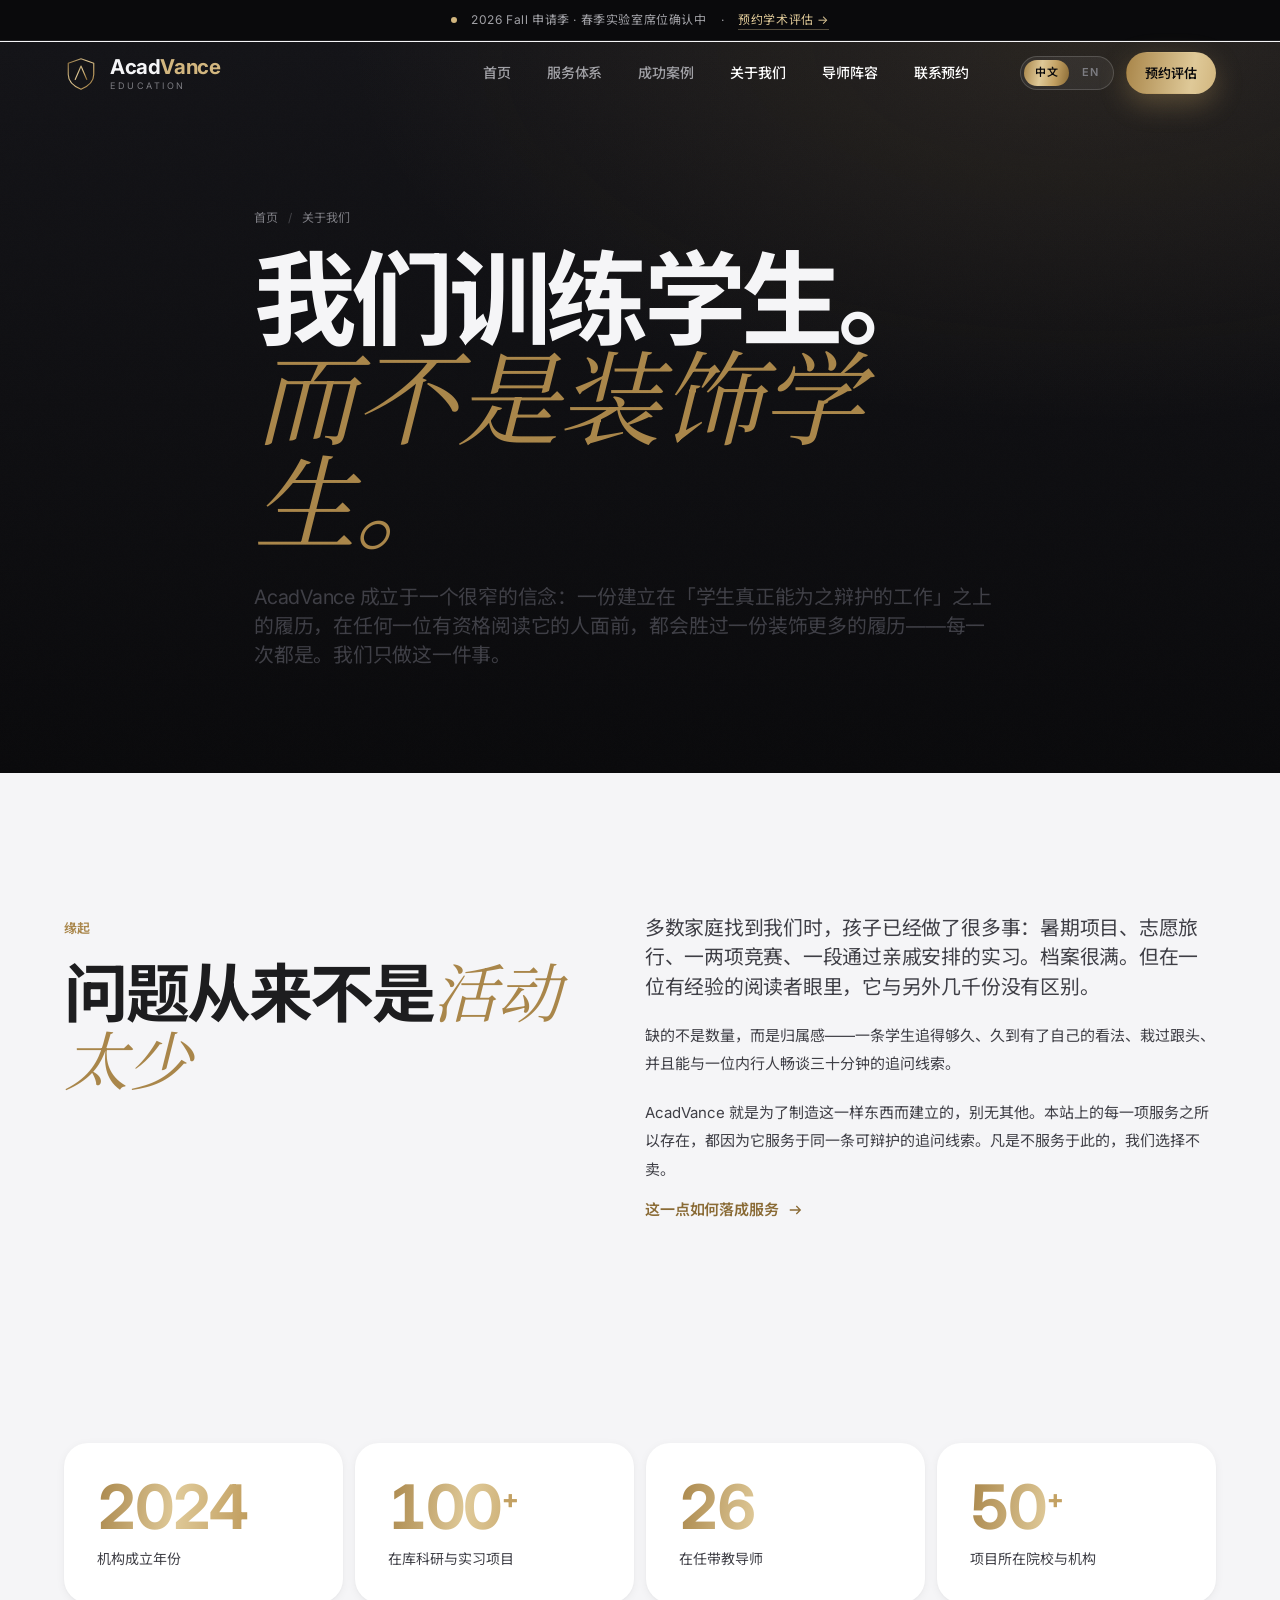
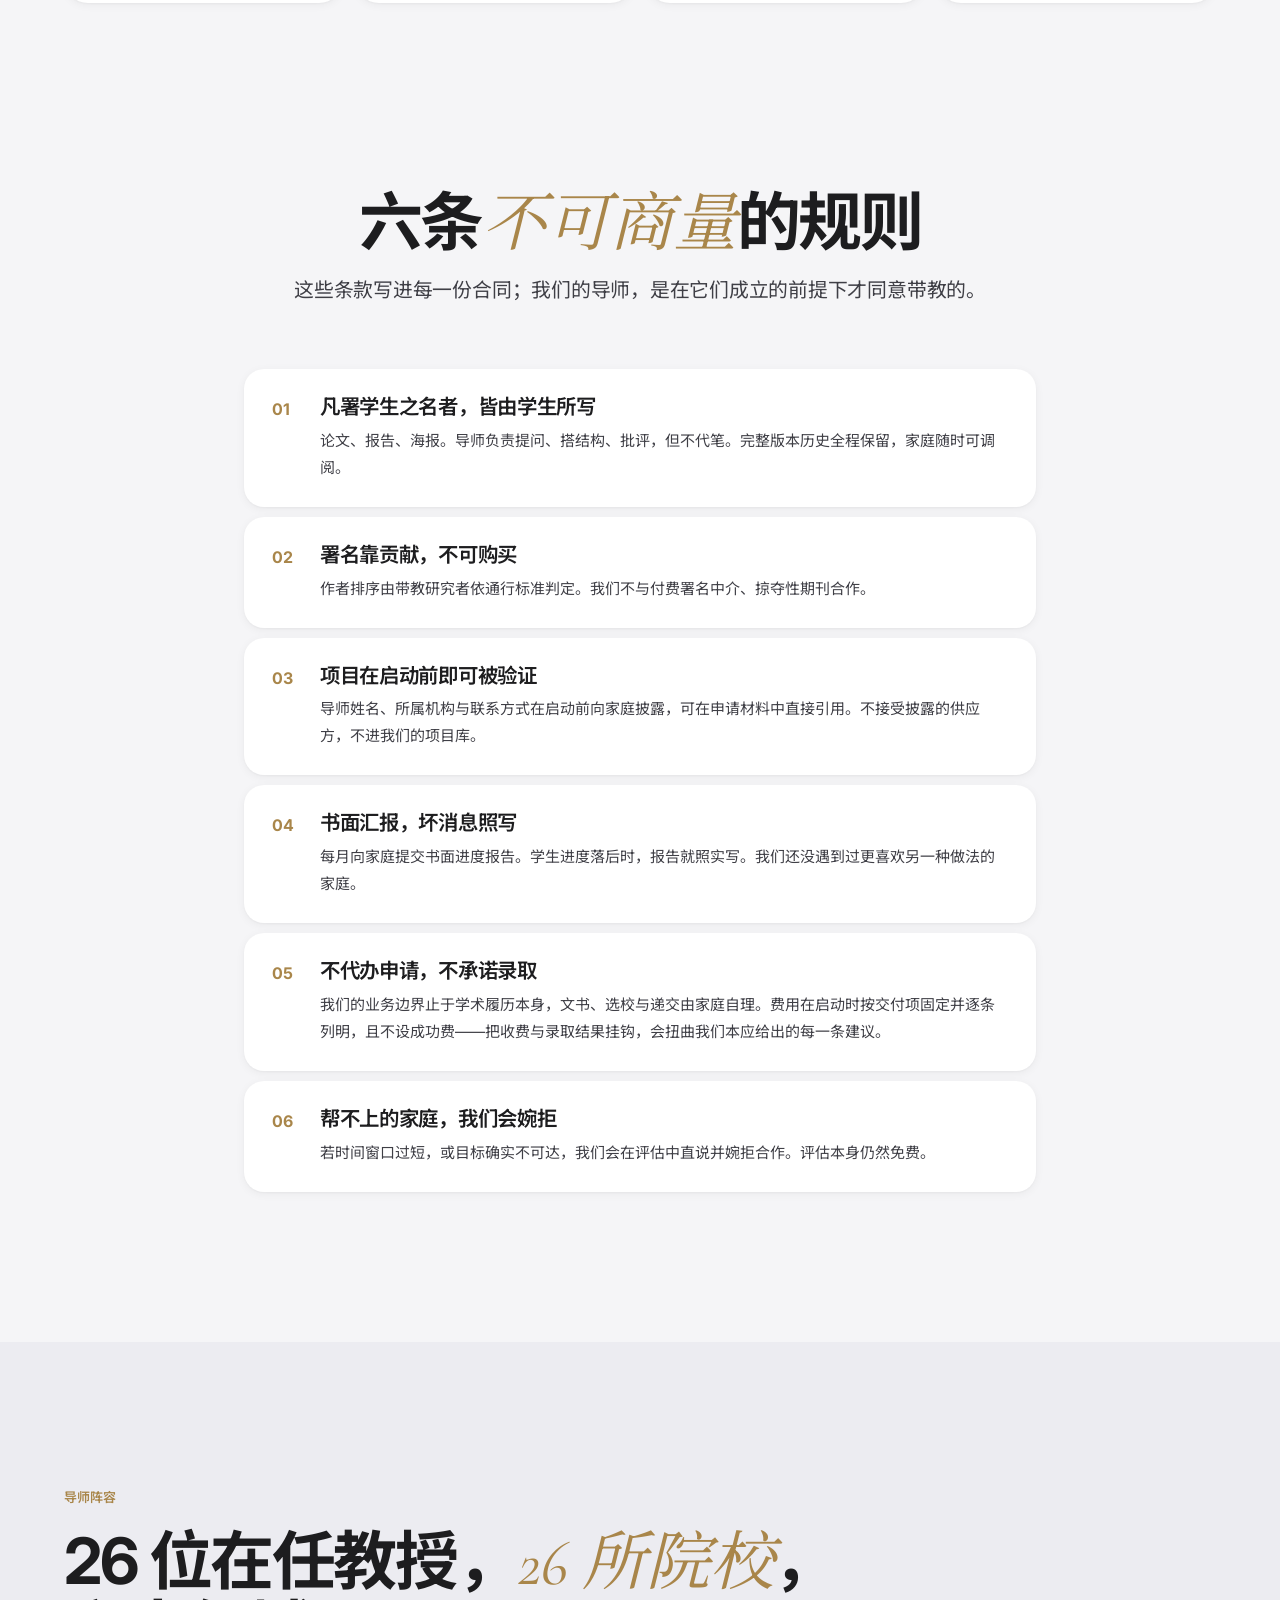
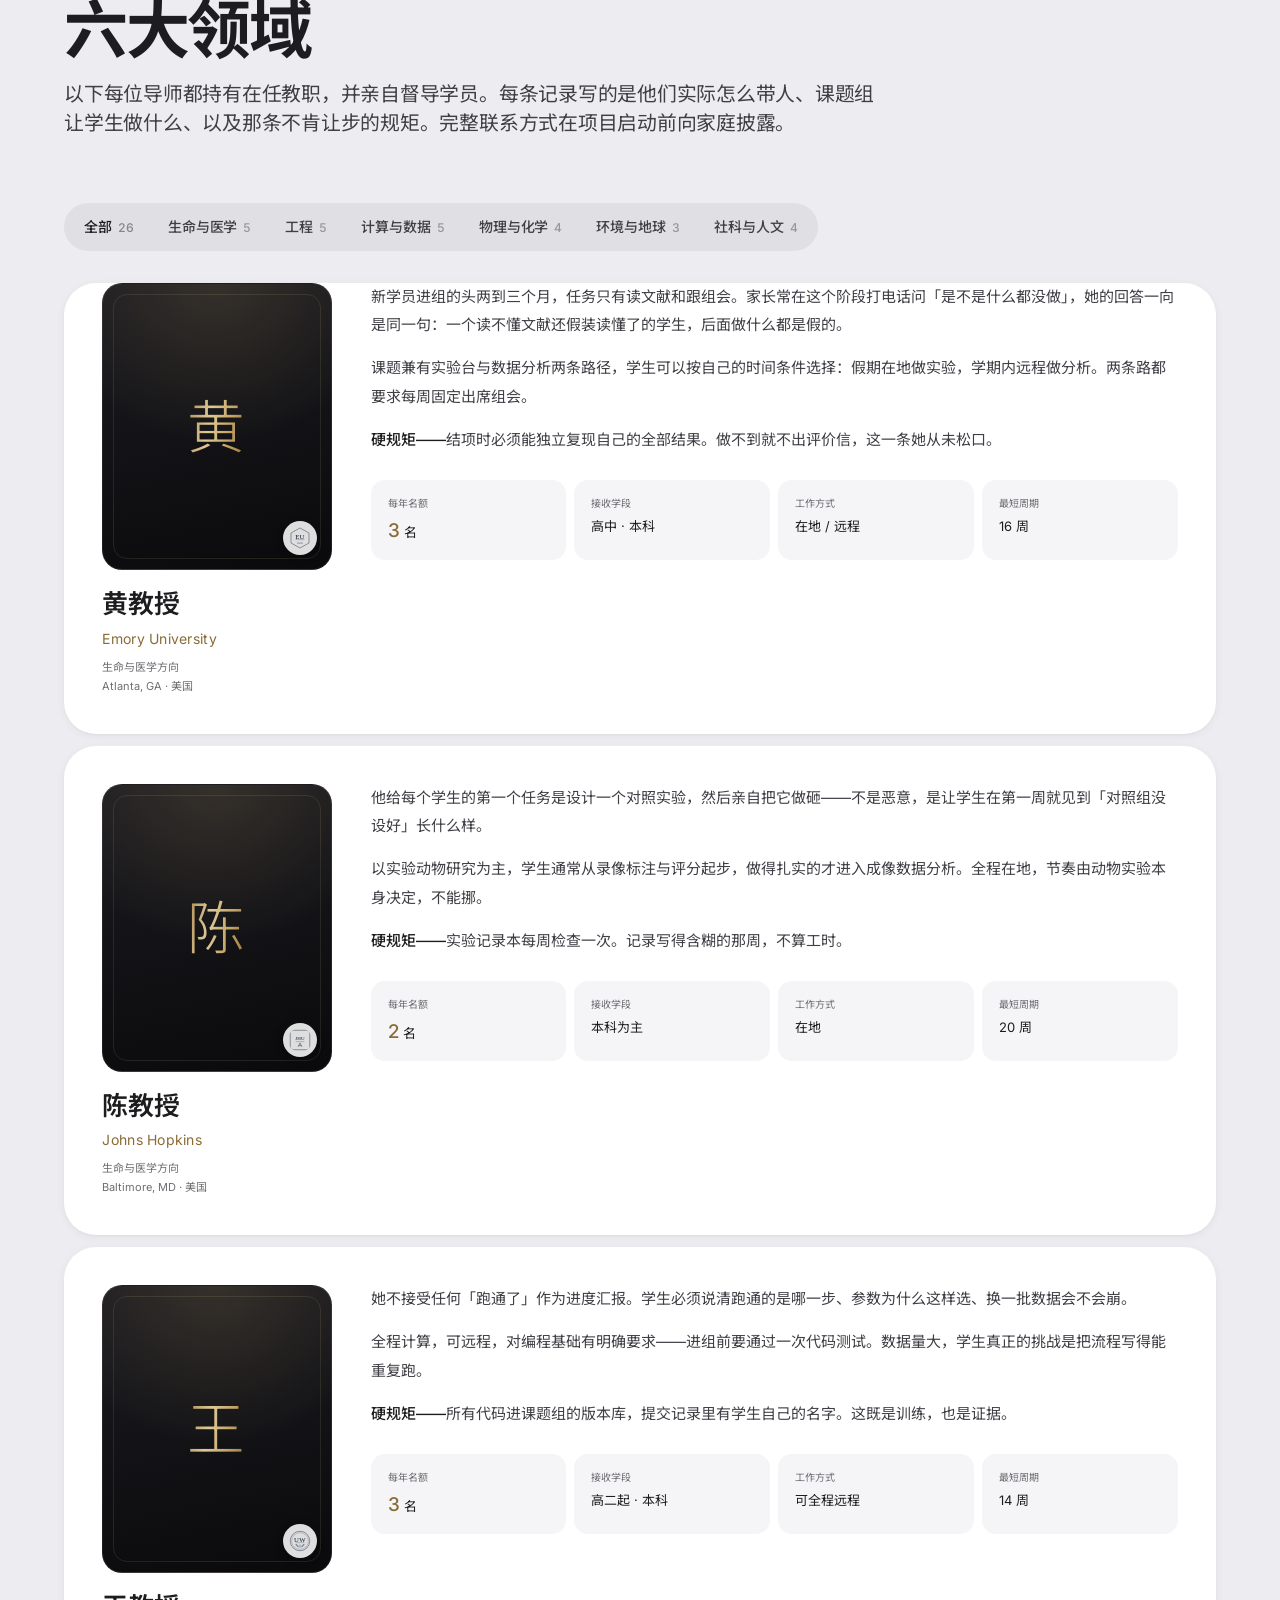
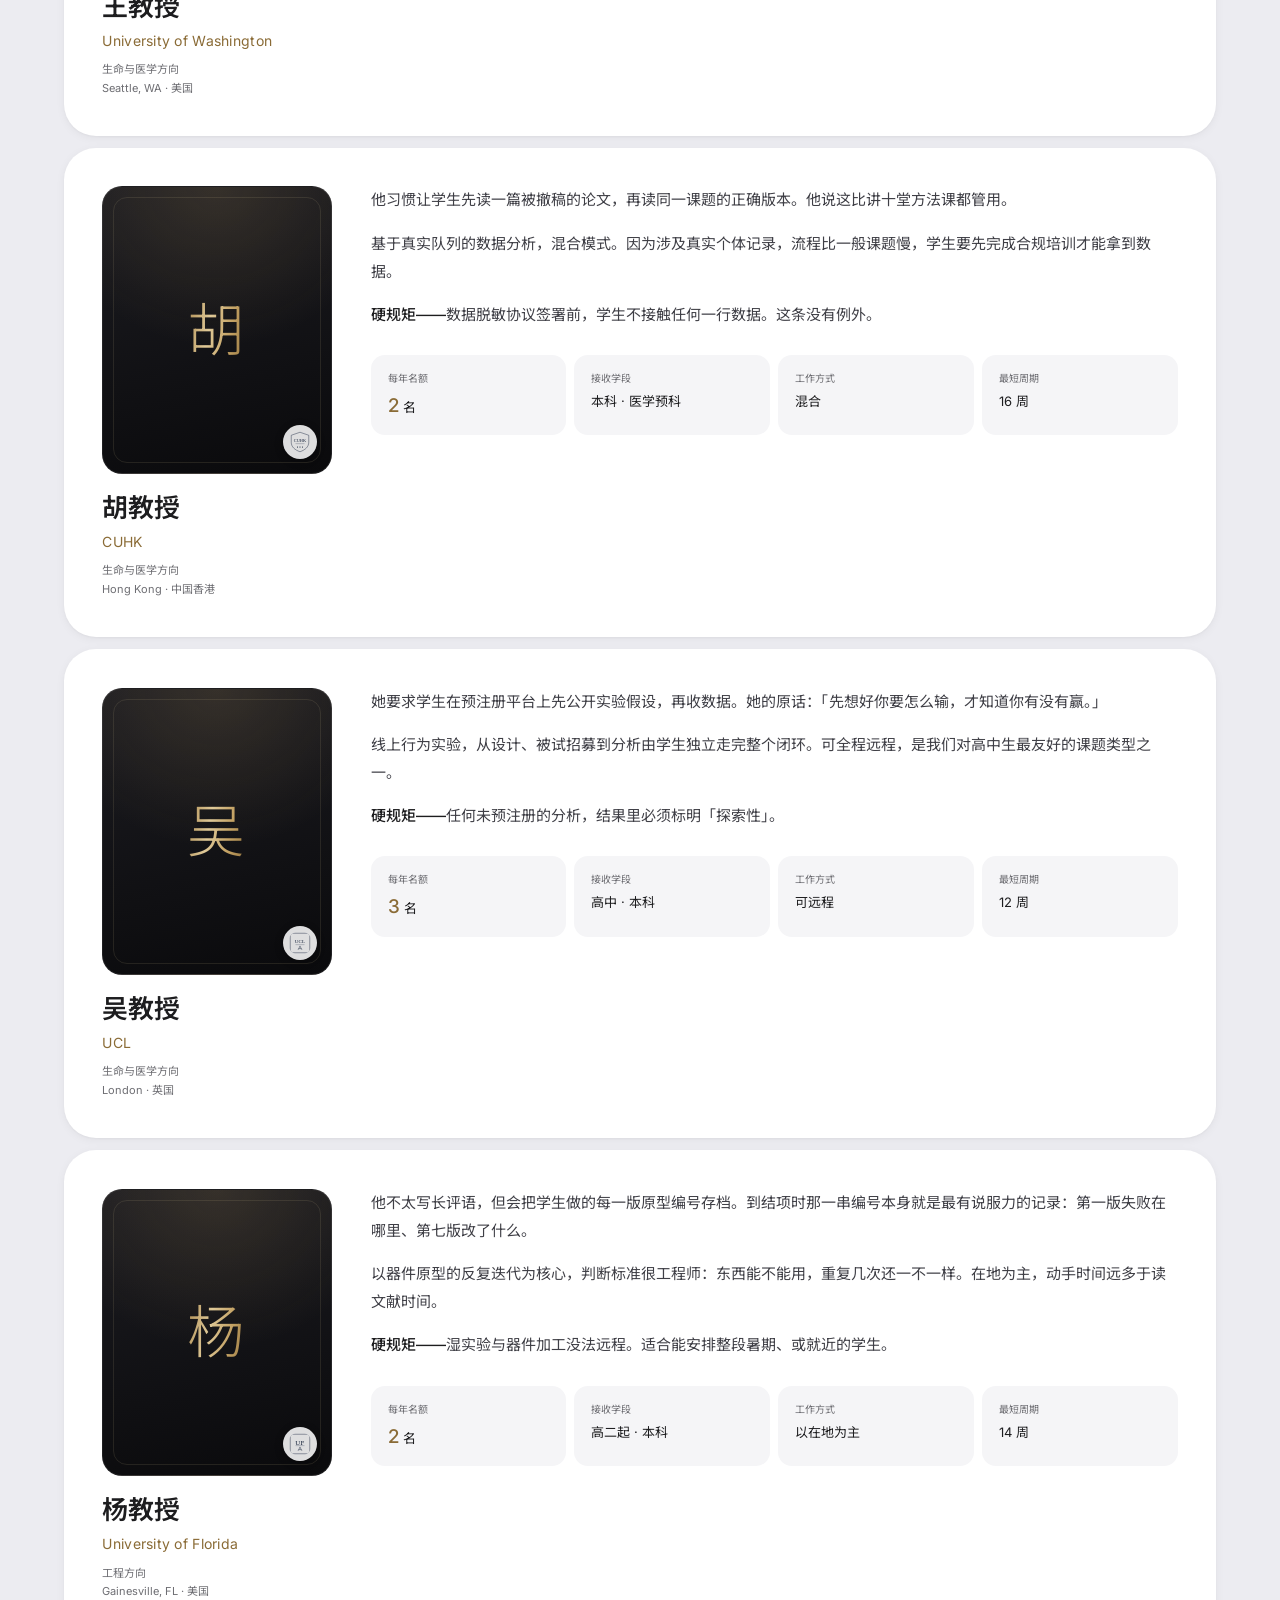
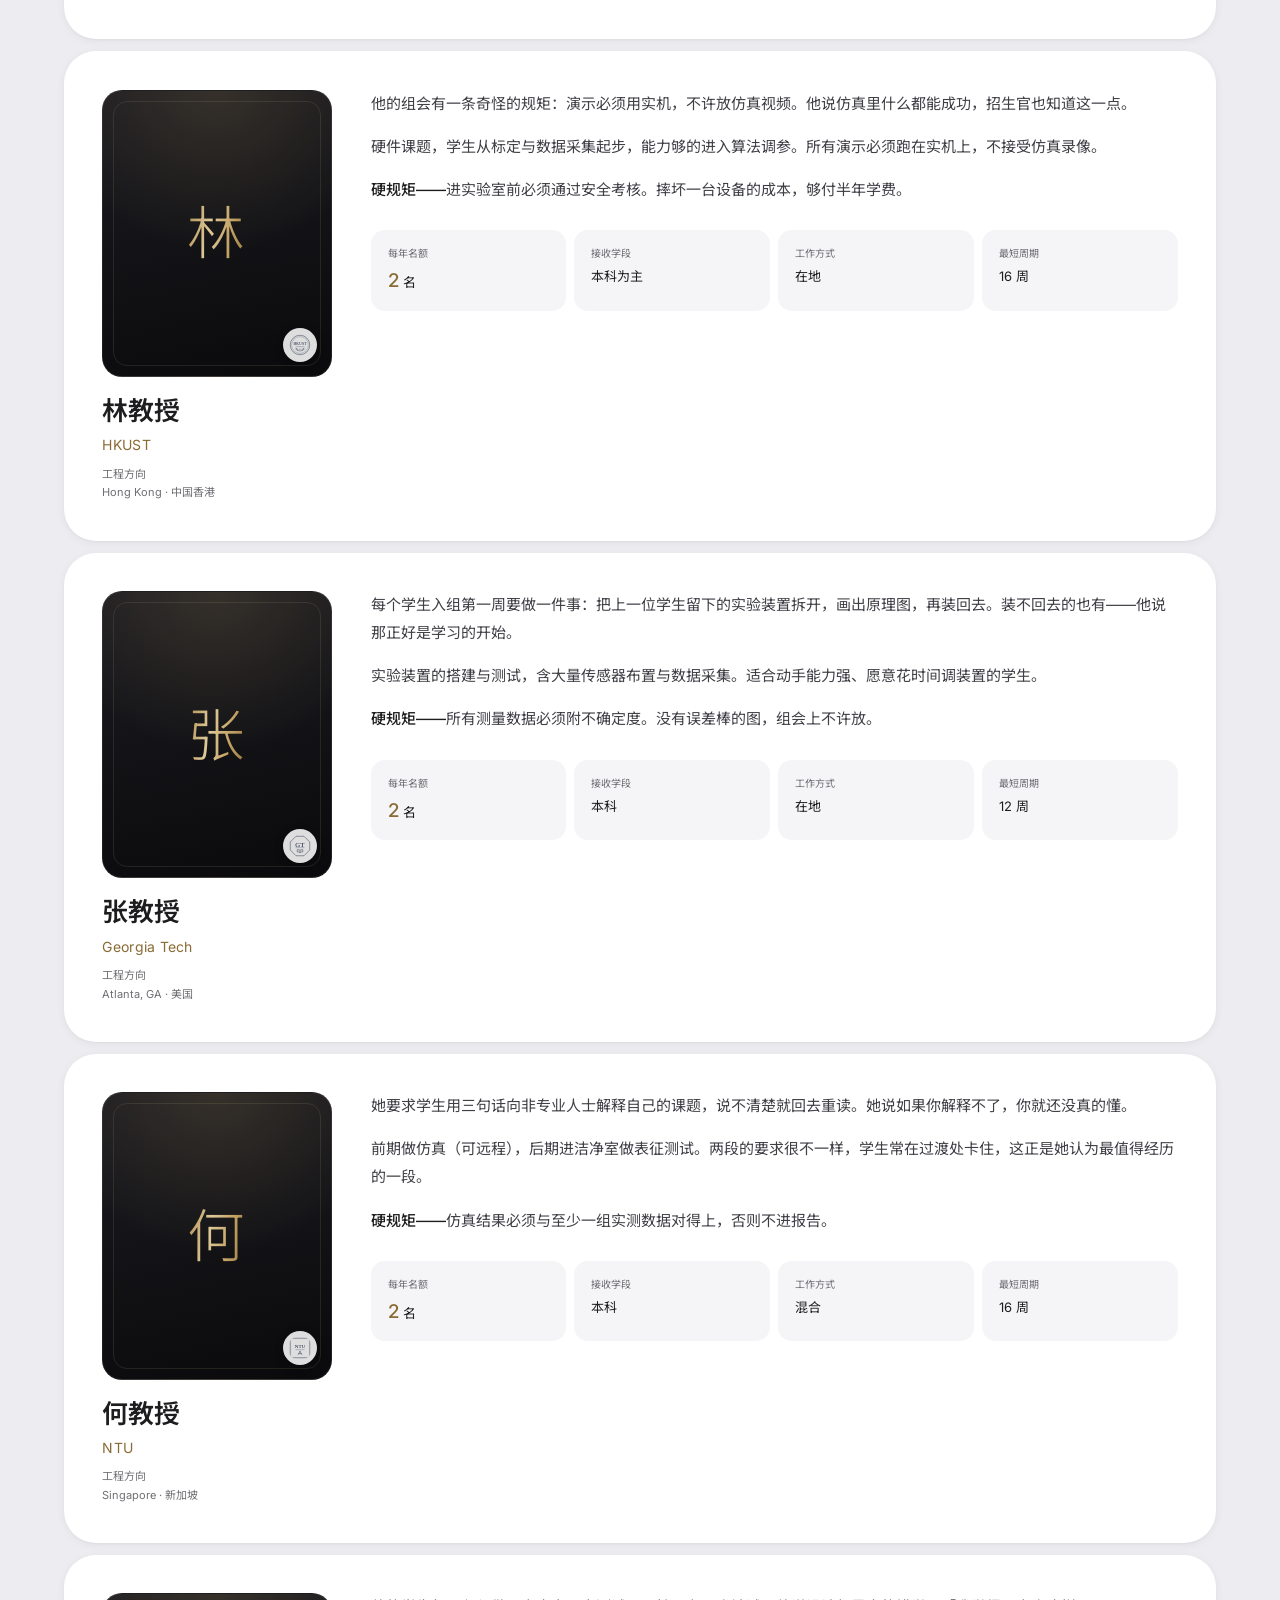
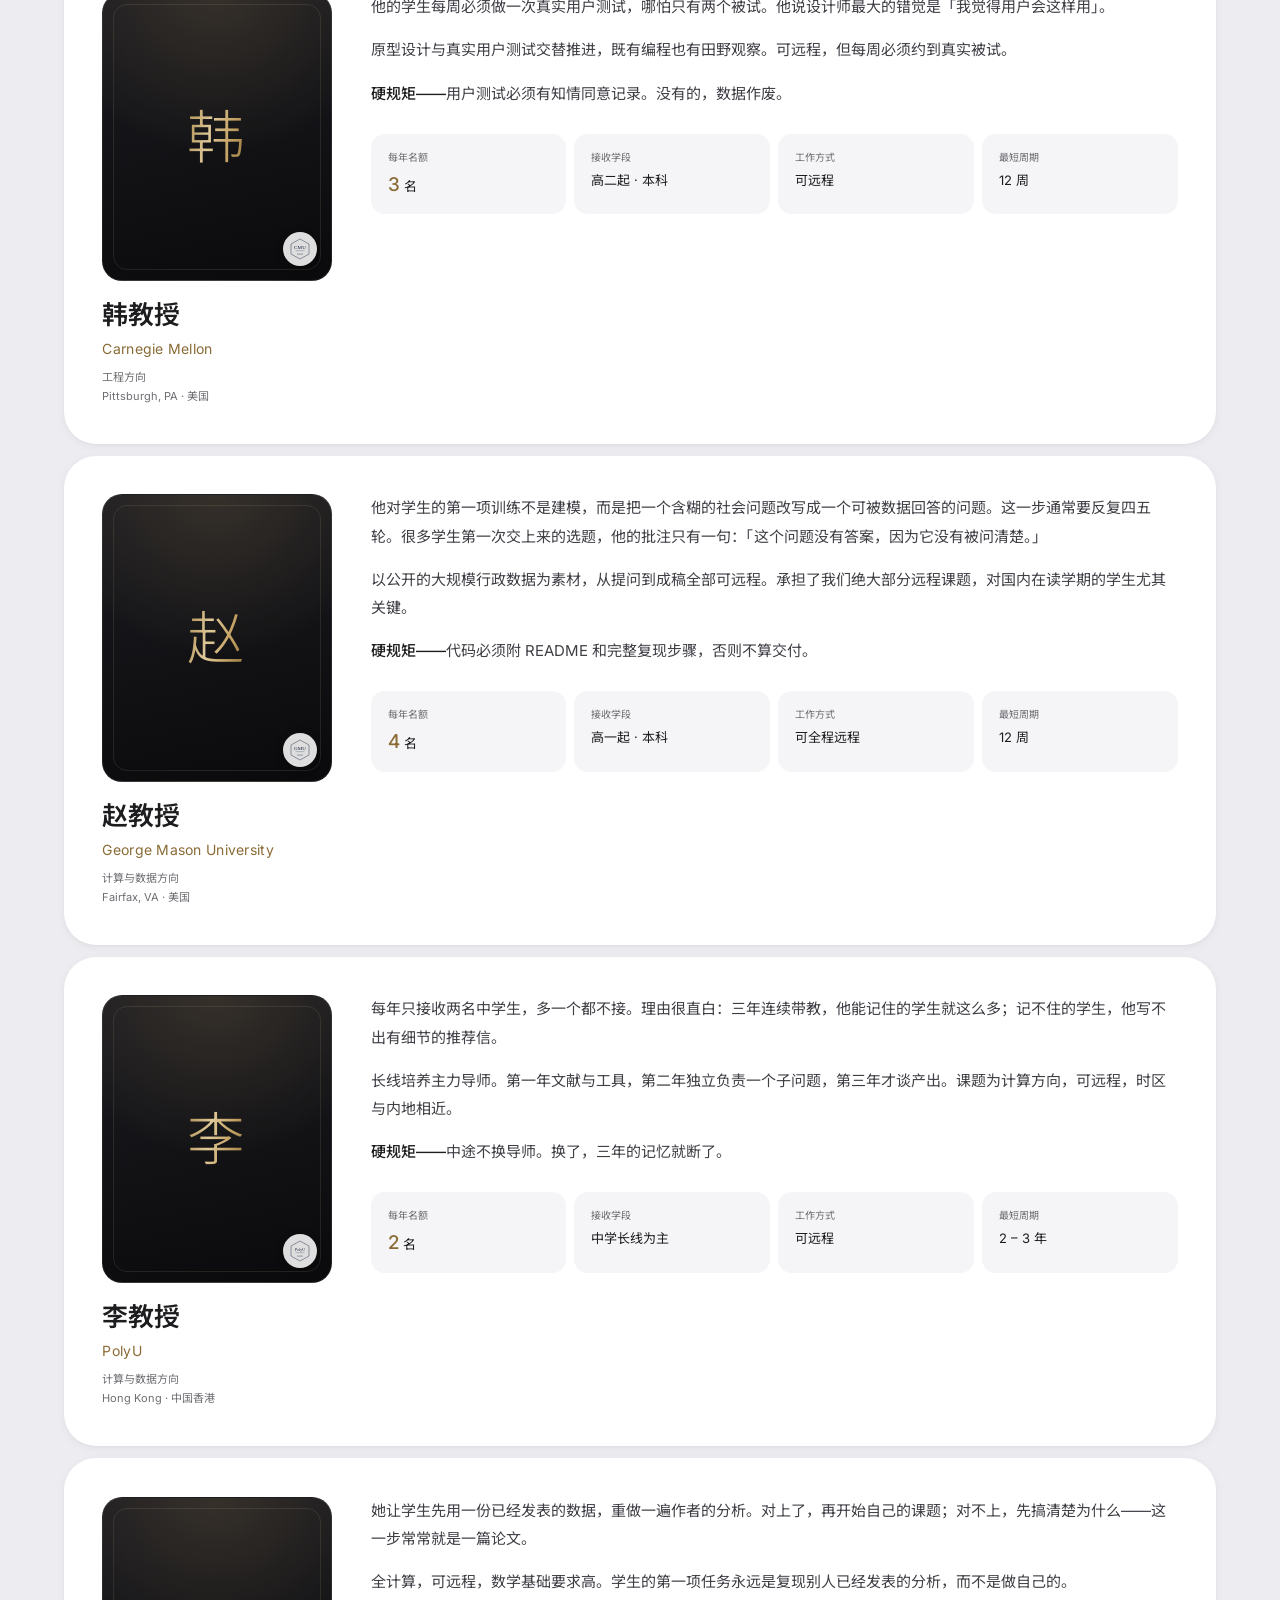
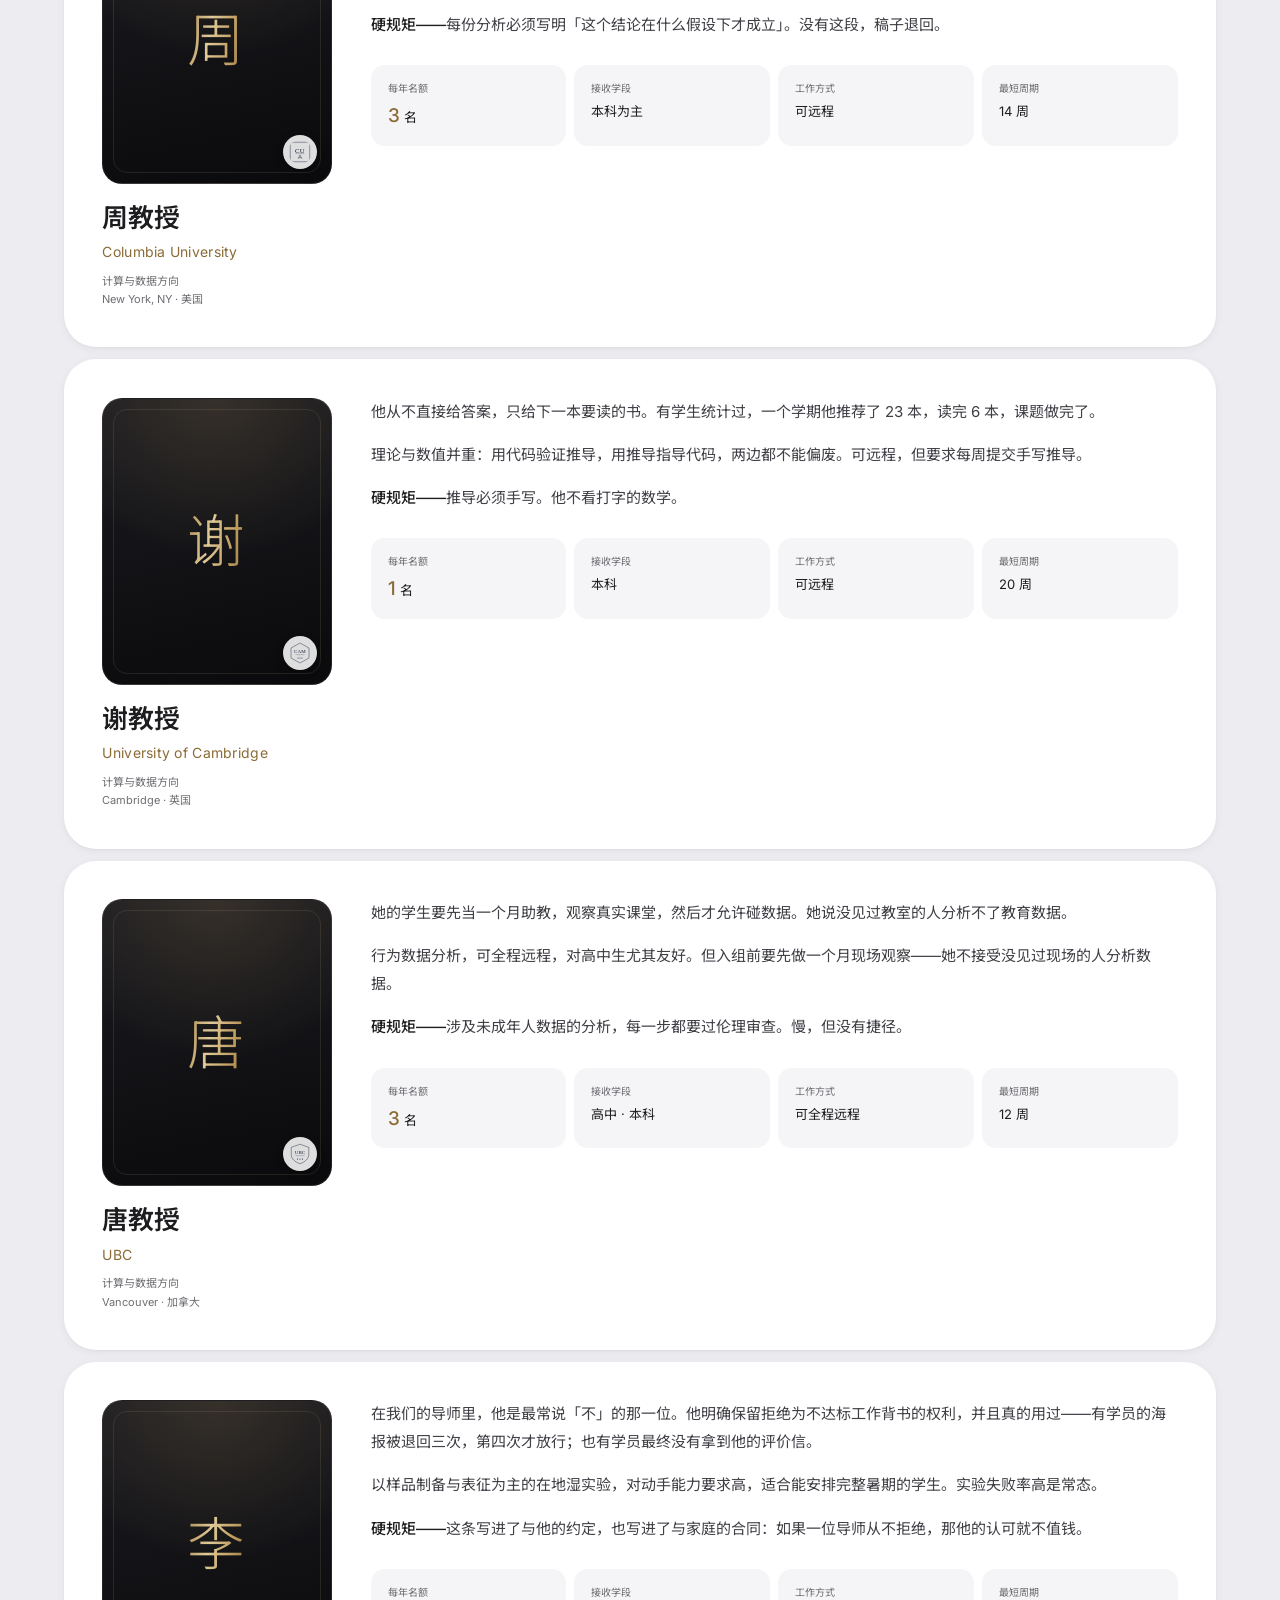
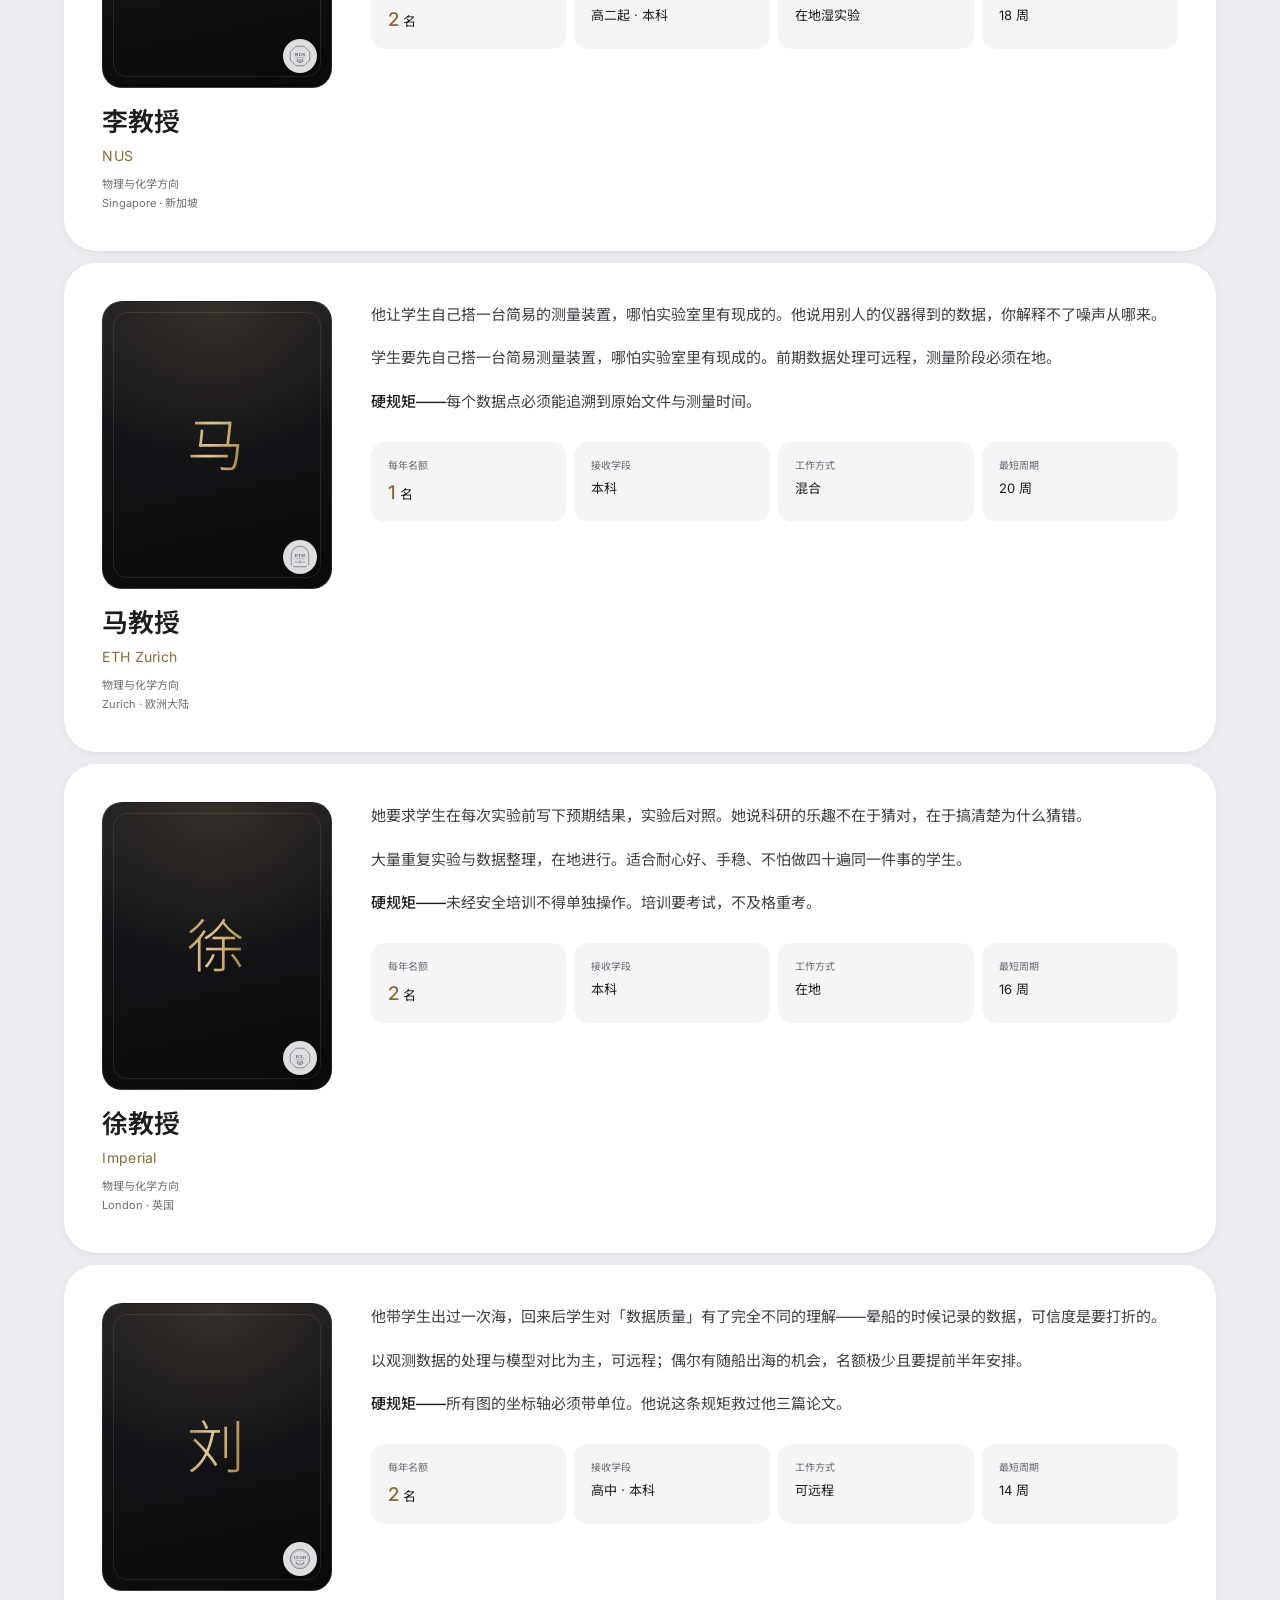
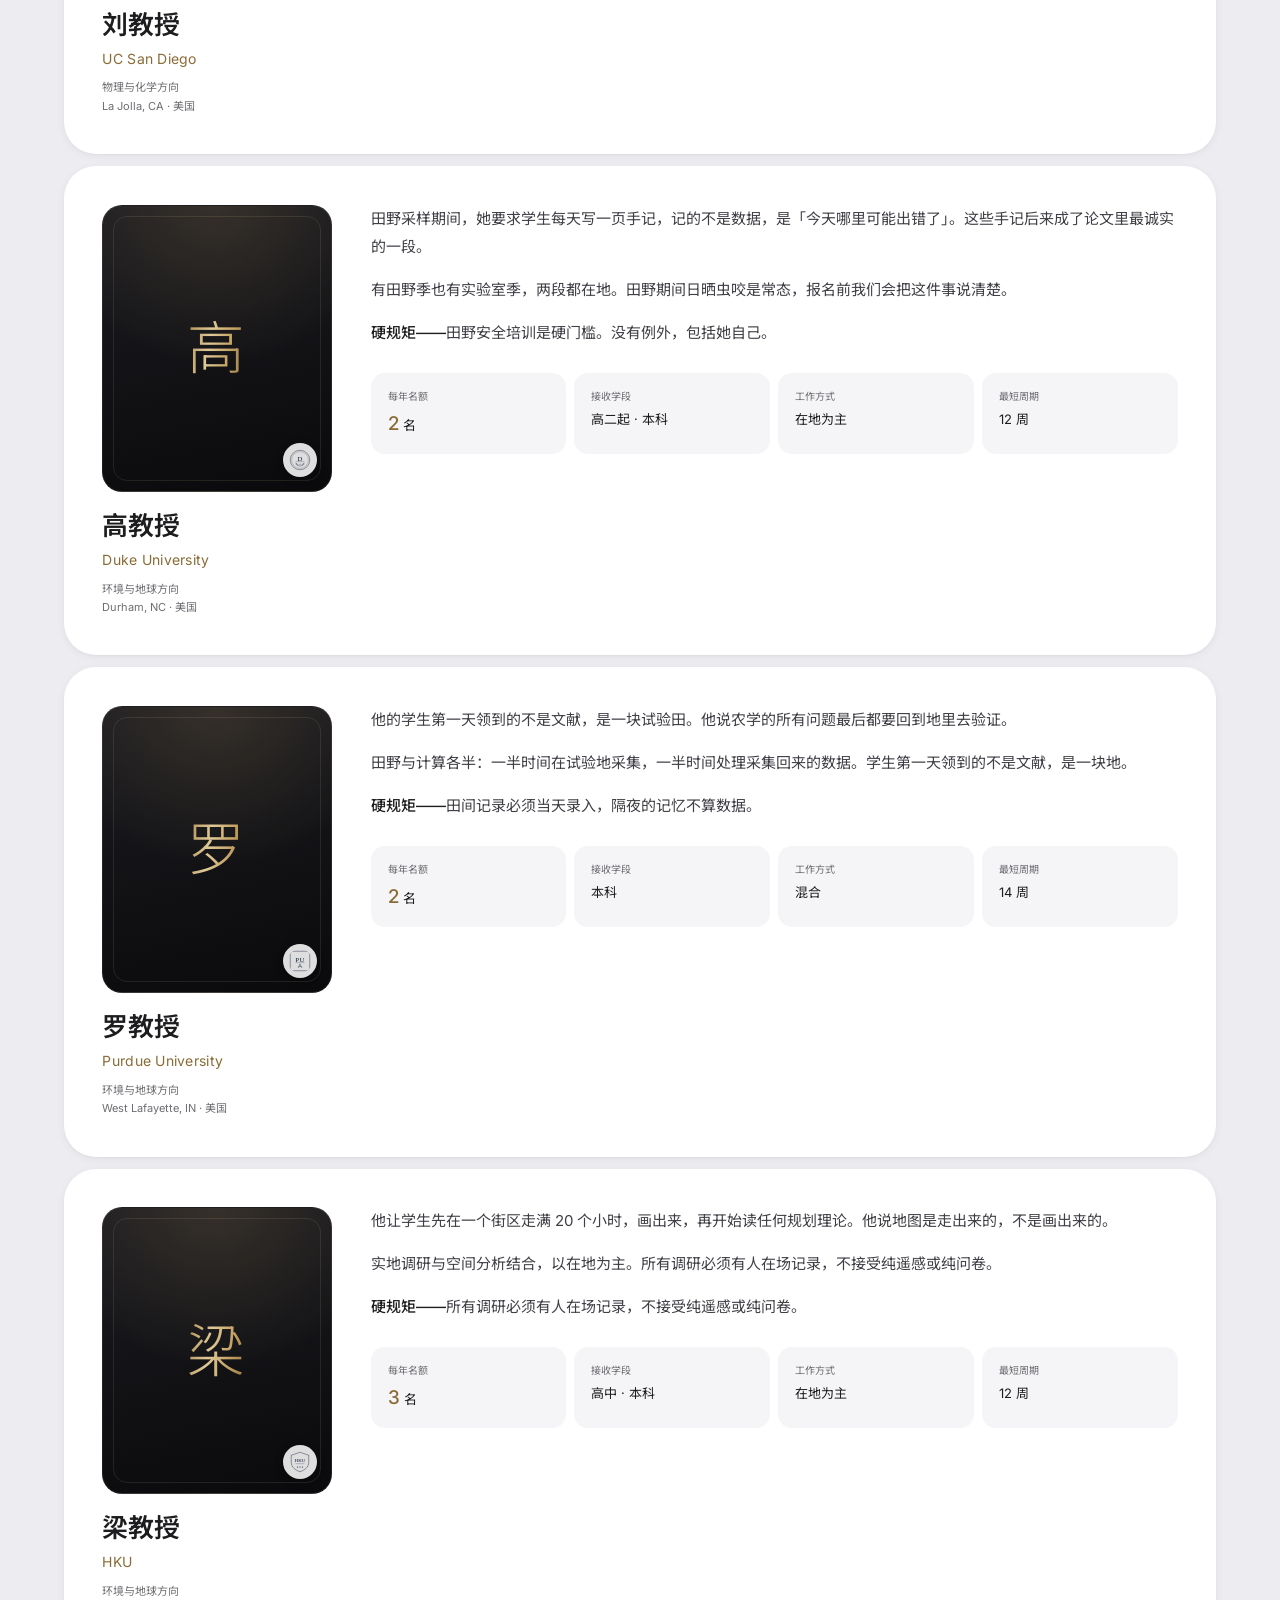
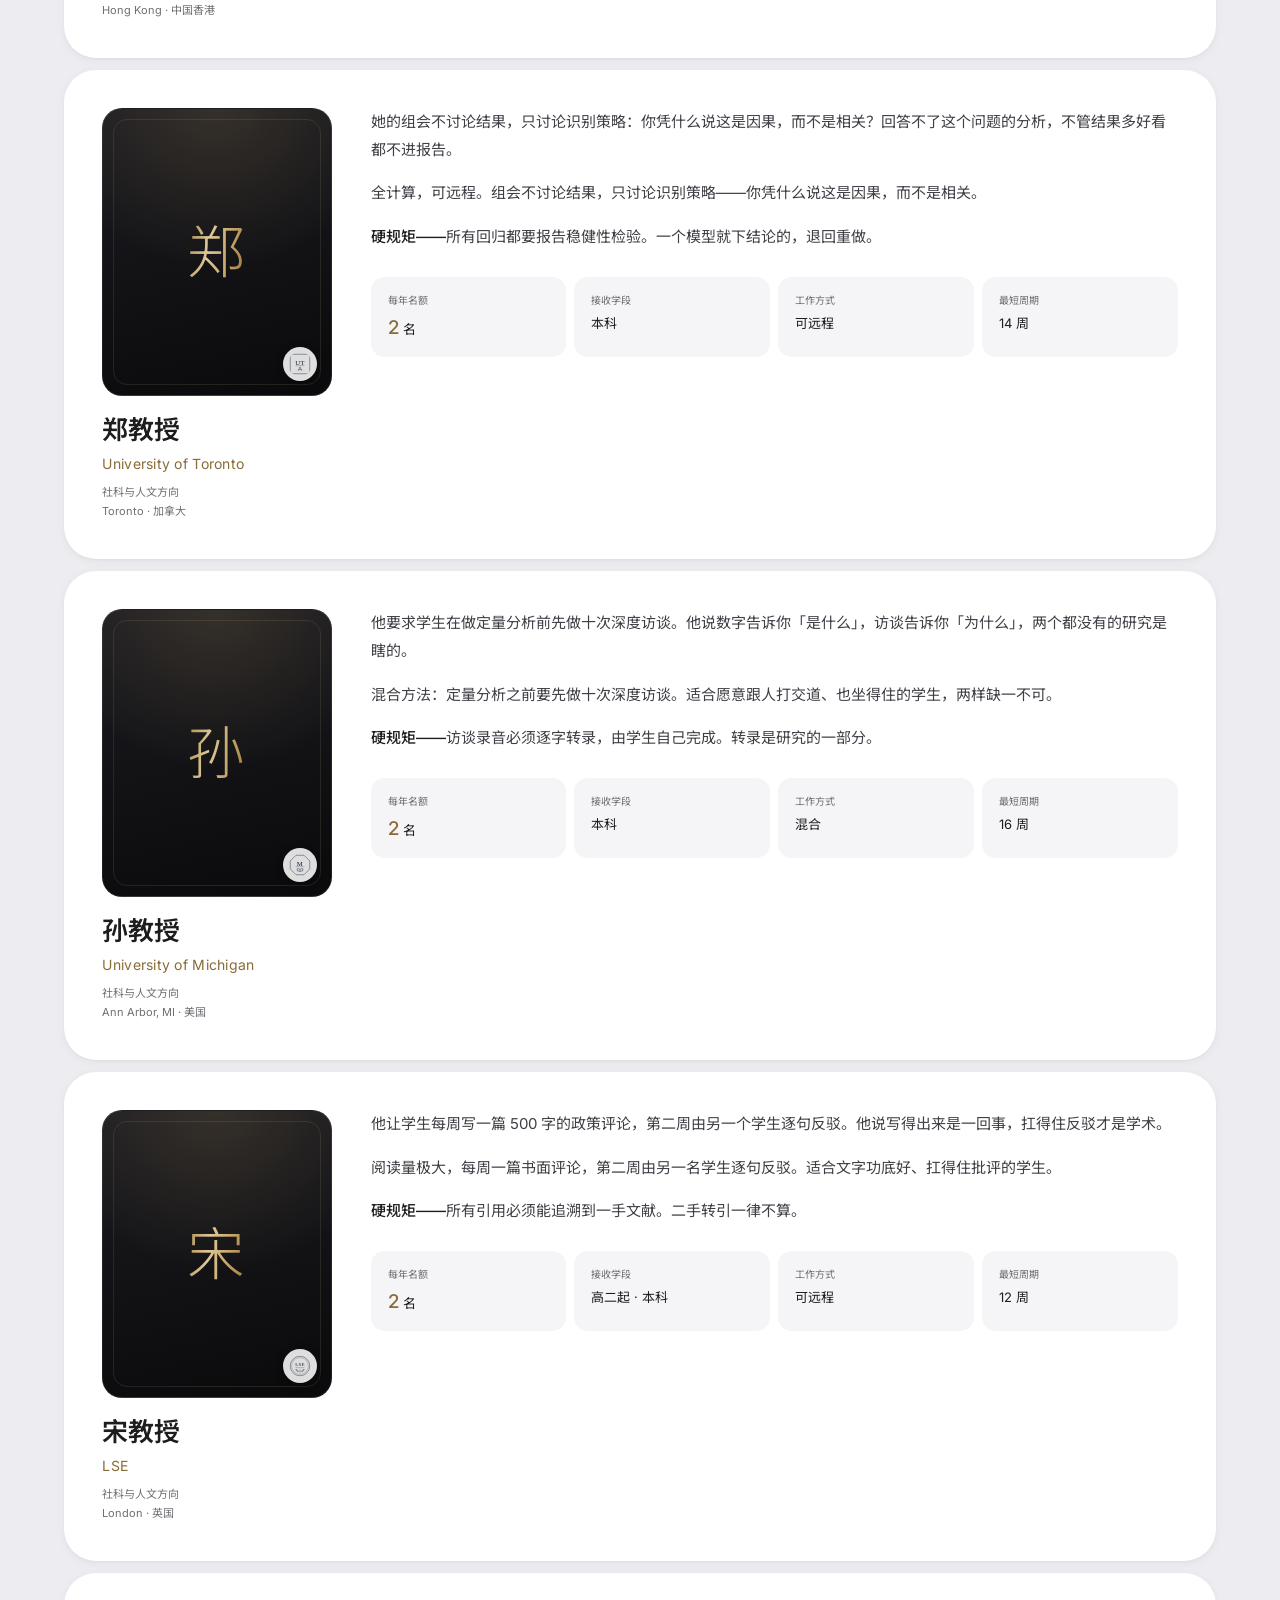
<file: about.html>
<!DOCTYPE html>
<html lang="zh-CN">
<head>
<meta charset="utf-8">
<meta name="viewport" content="width=device-width, initial-scale=1">
<title>关于我们 · 导师阵容 · 联系预约 · AcadVance Education</title>
<meta name="description" content="AcadVance Education 的工作原则、导师阵容与联系方式。预约 30 分钟资深策略师一对一学术评估。"
      data-en-content="AcadVance Education — our operating principles, mentor faculty and contact details. Request a complimentary 30-minute assessment with a senior strategist.">
<meta name="robots" content="noindex, nofollow"><!-- 上线正式内容后删除此行，并把 robots.txt 改回 Allow -->
<meta name="theme-color" content="#05090F">

<link rel="icon" href="assets/img/favicon.svg" type="image/svg+xml">
<link rel="preconnect" href="https://fonts.googleapis.com">
<link rel="preconnect" href="https://fonts.gstatic.com" crossorigin>
<link href="https://fonts.googleapis.com/css2?family=Cormorant+Garamond:ital,wght@0,300;0,400;0,500;0,600;1,300;1,400&family=Inter:wght@400;500;600&family=Noto+Serif+SC:wght@300;400;500&family=Noto+Sans+SC:wght@300;400;500&display=swap" rel="stylesheet">

<link rel="stylesheet" href="assets/css/base.css?v=7e65edf9">
<link rel="stylesheet" href="assets/css/site.css?v=a90ec53b">
<link rel="stylesheet" href="assets/css/apple.css?v=ceba7ff0">
</head>

<body>
<a class="skip-link" href="#main" data-en="Skip to content">跳到主内容</a>
<div class="progress" aria-hidden="true"></div>

<div class="announce">
  <div class="announce__inner">
    <span class="announce__dot" aria-hidden="true"></span>
    <span data-en="2026 Fall intake — laboratory placements now confirming.">2026 Fall 申请季 · 春季实验室席位确认中</span>
    <span class="announce__sub">·</span>
    <a class="announce__sub" href="#consult" data-en="Request an assessment">预约学术评估 →</a>
  </div>
</div>

<header class="nav">
  <div class="nav__inner">
    <a class="brand" href="index.html" aria-label="AcadVance Education">
      <svg class="brand__mark" viewBox="0 0 40 40" fill="none" aria-hidden="true">
        <defs><linearGradient id="bm1" x1="0" y1="0" x2="1" y2="1">
          <stop offset="0%" stop-color="#8A6B36"/><stop offset="42%" stop-color="#DFC998"/>
          <stop offset="72%" stop-color="#C3A163"/><stop offset="100%" stop-color="#8A6B36"/>
        </linearGradient></defs>
        <path d="M20 3.2 35 8.6v13.2c0 8.1-6.4 13.8-15 17.4C11.4 35.6 5 29.9 5 21.8V8.6Z" stroke="url(#bm1)" stroke-width="1.35" stroke-linejoin="round"/>
        <path d="M13.2 27.6 20 11.8l6.8 15.8" stroke="url(#bm1)" stroke-width="1.35" stroke-linecap="round" stroke-linejoin="round"/>
        <path d="M16.1 22.6h7.8" stroke="url(#bm1)" stroke-width="1.35" stroke-linecap="round"/>
      </svg>
      <span class="brand__text">
        <span class="brand__name">Acad<em>Vance</em></span>
        <span class="brand__sub">Education</span>
      </span>
    </a>

    <nav class="nav__menu" id="nav-menu" aria-label="主导航" data-en-aria-label="Main navigation">
      <a class="nav__link" href="index.html" data-en="Home">首页</a>
      <a class="nav__link" href="services.html" data-en="Services">服务体系</a>
      <a class="nav__link" href="cases.html" data-en="Outcomes">成功案例</a>
      <a class="nav__link" href="about.html" data-en="About">关于我们</a>
      <a class="nav__link" href="about.html#mentors" data-en="Mentors">导师阵容</a>
      <a class="nav__link" href="about.html#consult" data-en="Contact">联系预约</a>
    </nav>

    <div class="nav__actions">
      <div class="lang" role="group" aria-label="语言切换" data-en-aria-label="Language">
        <button class="lang__btn is-active" type="button" data-lang-btn="zh" aria-pressed="true">中文</button>
        <button class="lang__btn" type="button" data-lang-btn="en" aria-pressed="false">EN</button>
      </div>
      <a class="btn btn--gold btn--sm" href="#consult" data-en="Book an Assessment">预约评估</a>
      <button class="nav__burger" type="button" aria-label="打开菜单" data-en-aria-label="Open menu"
              aria-expanded="false" aria-controls="nav-menu"><span></span></button>
    </div>
  </div>
</header>

<main id="main">

<!-- ============================ 页头 ============================ -->
<section class="page-hero texture-noise">
  <div class="page-hero__bg" aria-hidden="true"></div>
  <div class="container page-hero__inner">
    <nav class="crumbs" aria-label="面包屑" data-en-aria-label="Breadcrumb">
      <a href="index.html" data-en="Home">首页</a>
      <span aria-hidden="true">/</span>
      <span data-en="About">关于我们</span>
    </nav>

    <h1 class="display-1 page-hero__title" data-reveal>
      <span data-en="We train students.">我们训练学生。</span>
      <span class="accent-italic" data-en="We do not decorate them.">而不是装饰学生。</span>
    </h1>

    <p class="lede page-hero__lede" data-reveal
       data-en="AcadVance was founded on a narrow conviction: that a record built on work the student can genuinely defend will outperform a more decorated one, every time, in front of anyone qualified to read it. We build that record — and nothing else.">
      AcadVance 成立于一个很窄的信念：一份建立在「学生真正能为之辩护的工作」之上的履历，在任何一位有资格阅读它的人面前，都会胜过一份装饰更多的履历——每一次都是。我们只做这一件事。
    </p>
  </div>
</section>

<!-- ============================ 品牌叙述 ============================ -->
<section class="section">
  <div class="container">
    <div class="split">
      <div>
        <span class="eyebrow" data-reveal data-en="Why We Exist">缘起</span>
        <h2 class="display-2" data-reveal style="margin-top:20px;"
            data-en="The problem was never <span class=&quot;accent-italic&quot;>a shortage of activities</span>.">
          问题从来不是<span class="accent-italic">活动太少</span>
        </h2>
      </div>
      <div class="stack" style="--stack:20px;">
        <p class="lede" data-reveal
           data-en="By the time most families reach us, the student has done a great deal. Summer programmes, volunteer trips, a competition or two, an internship arranged through a relative. The file is full. It is also, to an experienced reader, indistinguishable from several thousand others.">
          多数家庭找到我们时，孩子已经做了很多事：暑期项目、志愿旅行、一两项竞赛、一段通过亲戚安排的实习。档案很满。但在一位有经验的阅读者眼里，它与另外几千份没有区别。
        </p>
        <p style="color:var(--text-2);font-size:.9375rem;line-height:1.9;" data-reveal
           data-en="What is missing is not volume but ownership — one line of inquiry the student pursued long enough to have opinions about, to have failed at, and to be able to discuss for thirty minutes with someone who knows the field.">
          缺的不是数量，而是归属感——一条学生追得够久、久到有了自己的看法、栽过跟头、并且能与一位内行人畅谈三十分钟的追问线索。
        </p>
        <p style="color:var(--text-2);font-size:.9375rem;line-height:1.9;" data-reveal
           data-en="We built AcadVance to manufacture exactly that, and nothing else. Every service on this site exists because it contributes to one defensible line of inquiry. Anything that does not, we have declined to sell.">
          AcadVance 就是为了制造这一样东西而建立的，别无其他。本站上的每一项服务之所以存在，都因为它服务于同一条可辩护的追问线索。凡是不服务于此的，我们选择不卖。
        </p>
        <div class="cluster" style="margin-top:14px;" data-reveal>
          <a class="link-arrow" href="services.html">
            <span data-en="How that translates into services">这一点如何落成服务</span>
            <svg width="14" height="14" viewBox="0 0 16 16" fill="none" stroke="currentColor" stroke-width="1.5" aria-hidden="true"><path d="M2 8h12M9.5 3.5 14 8l-4.5 4.5"/></svg>
          </a>
        </div>
      </div>
    </div>
  </div>
</section>

<!-- ============================ 数据条 ============================ -->
<section class="section--tight" style="padding-bottom:0;">
  <div class="container">
    <div class="stats" data-reveal>
      <div class="stat">
        <div class="stat__num"><span>2024</span></div>
        <div class="stat__label" data-en="Founded">机构成立年份</div>
      </div>
      <div class="stat">
        <div class="stat__num"><span data-count="100">100</span><sup>+</sup></div>
        <div class="stat__label" data-en="Active research placements">在库科研与实习项目</div>
      </div>
      <div class="stat">
        <div class="stat__num"><span data-count="26">26</span></div>
        <div class="stat__label" data-en="Mentors on faculty">在任带教导师</div>
      </div>
      <div class="stat">
        <div class="stat__num"><span data-count="50">50</span><sup>+</sup></div>
        <div class="stat__label" data-en="Host universities &amp; institutes">项目所在院校与机构</div>
      </div>
    </div>
  </div>
</section>

<!-- ============================ 工作原则 ============================ -->
<section class="section" id="principles">
  <div class="container container--narrow">
    <div class="section-head section-head--center">
      <span class="eyebrow eyebrow--center" data-reveal data-en="Operating Principles">工作原则</span>
      <h2 class="display-2" data-reveal data-en="Six rules <span class=&quot;accent-italic&quot;>we do not negotiate</span>.">六条<span class="accent-italic">不可商量</span>的规则</h2>
      <p class="lede" data-reveal
         data-en="These are written into every contract, and our mentors teach on the condition that they hold.">
        这些条款写进每一份合同；我们的导师，是在它们成立的前提下才同意带教的。
      </p>
    </div>

    <ol class="principles" data-reveal>
      <li>
        <h3 data-en="The student writes everything that carries their name.">凡署学生之名者，皆由学生所写</h3>
        <p data-en="Manuscripts, reports, posters. Mentors question, structure and critique; they do not draft. Full version histories are retained and available to the family at any time.">
          论文、报告、海报。导师负责提问、搭结构、批评，但不代笔。完整版本历史全程保留，家庭随时可调阅。
        </p>
      </li>
      <li>
        <h3 data-en="Authorship is earned, never purchased.">署名靠贡献，不可购买</h3>
        <p data-en="Author position is decided by the supervising researcher under standard criteria. We do not work with paid-authorship brokers or predatory venues.">
          作者排序由带教研究者依通行标准判定。我们不与付费署名中介、掠夺性期刊合作。
        </p>
      </li>
      <li>
        <h3 data-en="Every placement is verifiable before it begins.">项目在启动前即可被验证</h3>
        <p data-en="Mentor name, institution and contact are disclosed to the family up front, and may be cited in an application. Providers unwilling to permit that are not in our catalogue.">
          导师姓名、所属机构与联系方式在启动前向家庭披露，可在申请材料中直接引用。不接受披露的供应方，不进我们的项目库。
        </p>
      </li>
      <li>
        <h3 data-en="We report in writing, including bad news.">书面汇报，坏消息照写</h3>
        <p data-en="A monthly written progress report goes to the family. When a student is behind, the report says so. We have never found a family who preferred the alternative.">
          每月向家庭提交书面进度报告。学生进度落后时，报告就照实写。我们还没遇到过更喜欢另一种做法的家庭。
        </p>
      </li>
      <li>
        <h3 data-en="We do not handle applications, and never promise admission.">不代办申请，不承诺录取</h3>
        <p data-en="Our scope ends at the academic record; essays, school lists and submissions stay with the family. Fees are fixed and itemised by deliverable at the outset, with no success fee — tying payment to an admissions decision distorts every recommendation we would otherwise make.">
          我们的业务边界止于学术履历本身，文书、选校与递交由家庭自理。费用在启动时按交付项固定并逐条列明，且不设成功费——把收费与录取结果挂钩，会扭曲我们本应给出的每一条建议。
        </p>
      </li>
      <li>
        <h3 data-en="We decline families we cannot genuinely help.">帮不上的家庭，我们会婉拒</h3>
        <p data-en="If the timeline is too short or the stated goal genuinely unreachable, we say so at the assessment and decline the engagement. The assessment itself remains free.">
          若时间窗口过短，或目标确实不可达，我们会在评估中直说并婉拒合作。评估本身仍然免费。
        </p>
      </li>
    </ol>
  </div>
</section>

<!-- @build:mentors -->
<!-- ============================ 导师阵容 ============================ -->
<section class="section on-paper-2" id="mentors">
  <div class="container">
    <div class="section-head">
      <span class="eyebrow" data-reveal data-en="Faculty">导师阵容</span>
      <h2 class="display-2" data-reveal data-en="26 faculty, <span class=&quot;accent-italic&quot;>26 institutions</span>, six fields.">
        26 位在任教授，<span class="accent-italic">26 所院校</span>，六大领域
      </h2>
      <p class="lede" data-reveal
         data-en="Every mentor below currently holds a faculty position and supervises the student directly. Each entry records how they actually teach, what their group takes students onto, and the one rule they will not bend. Full contact details are disclosed to the family before a placement begins.">
        以下每位导师都持有在任教职，并亲自督导学员。每条记录写的是他们实际怎么带人、课题组让学生做什么、以及那条不肯让步的规矩。完整联系方式在项目启动前向家庭披露。
      </p>
    </div>

    <div class="filters" data-filter-bar="mentors" role="group" aria-label="按领域筛选导师" data-en-aria-label="Filter mentors by field">
      <button class="filter is-active" type="button" data-filter="all" aria-pressed="true">
        <span data-en="All">全部</span><span class="filter__count">26</span>
      </button>
      <button class="filter" type="button" data-filter="life" aria-pressed="false">
        <span data-en="Life Sciences &amp; Medicine">生命与医学</span><span class="filter__count">5</span>
      </button>
      <button class="filter" type="button" data-filter="eng" aria-pressed="false">
        <span data-en="Engineering">工程</span><span class="filter__count">5</span>
      </button>
      <button class="filter" type="button" data-filter="comp" aria-pressed="false">
        <span data-en="Computing &amp; Data">计算与数据</span><span class="filter__count">5</span>
      </button>
      <button class="filter" type="button" data-filter="phys" aria-pressed="false">
        <span data-en="Physical Sciences">物理与化学</span><span class="filter__count">4</span>
      </button>
      <button class="filter" type="button" data-filter="env" aria-pressed="false">
        <span data-en="Environment &amp; Earth">环境与地球</span><span class="filter__count">3</span>
      </button>
      <button class="filter" type="button" data-filter="social" aria-pressed="false">
        <span data-en="Social Sciences &amp; Humanities">社科与人文</span><span class="filter__count">4</span>
      </button>
    </div>

    <div data-filter-grid="mentors">
      <article class="mentor-full" data-tags="life" data-reveal>
        <div class="mentor-full__aside">
          <div class="mentor__portrait">
            <span class="mentor__initials">黄</span>
            <img class="mentor__crest" src="assets/img/logos/emory.svg" alt="Emory University" width="34" height="34" loading="lazy">
          </div>
          <h3 class="mentor-full__name" data-en="Prof. Huang">黄教授</h3>
          <p class="mentor-full__inst" data-en="Emory University">Emory University</p>
          <p class="mentor-full__field" data-en="Life Sciences &amp; Medicine<br>Atlanta, GA · United States">生命与医学方向<br>Atlanta, GA · 美国</p>
        </div>

        <div>
          <div class="mentor-full__body">
            <p data-en="For the first two or three months a new student does nothing but read and attend group meetings. Parents often call to ask whether anything is happening; her answer never changes: a student who cannot read a paper and pretends otherwise will be faking everything that comes after.">新学员进组的头两到三个月，任务只有读文献和跟组会。家长常在这个阶段打电话问「是不是什么都没做」，她的回答一向是同一句：一个读不懂文献还假装读懂了的学生，后面做什么都是假的。</p>
            <p data-en="Projects run along two paths — bench work and data analysis — and students choose by their own calendar: experiments on site over the holidays, analysis remotely during term. Both require fixed weekly attendance at group meetings.">课题兼有实验台与数据分析两条路径，学生可以按自己的时间条件选择：假期在地做实验，学期内远程做分析。两条路都要求每周固定出席组会。</p>
            <p data-en="Every student must be able to reproduce all of their own results independently at the end. No reproduction, no evaluation letter. She has never once relaxed this."><strong data-en="Hard rule —">硬规矩——</strong>结项时必须能独立复现自己的全部结果。做不到就不出评价信，这一条她从未松口。</p>
          </div>
          <dl class="mentor-spec">
            <div><dt data-en="Places per year">每年名额</dt><dd data-en="<b>3</b>"><b>3</b> 名</dd></div>
            <div><dt data-en="Stage">接收学段</dt><dd data-en="Secondary · undergraduate">高中 · 本科</dd></div>
            <div><dt data-en="Mode">工作方式</dt><dd data-en="On-site or remote">在地 / 远程</dd></div>
            <div><dt data-en="Minimum">最短周期</dt><dd data-en="16 weeks">16 周</dd></div>
          </dl>
        </div>
      </article>

      <article class="mentor-full" data-tags="life" data-reveal>
        <div class="mentor-full__aside">
          <div class="mentor__portrait">
            <span class="mentor__initials">陈</span>
            <img class="mentor__crest" src="assets/img/logos/johns-hopkins.svg" alt="Johns Hopkins University" width="34" height="34" loading="lazy">
          </div>
          <h3 class="mentor-full__name" data-en="Prof. Chen">陈教授</h3>
          <p class="mentor-full__inst" data-en="Johns Hopkins University">Johns Hopkins</p>
          <p class="mentor-full__field" data-en="Life Sciences &amp; Medicine<br>Baltimore, MD · United States">生命与医学方向<br>Baltimore, MD · 美国</p>
        </div>

        <div>
          <div class="mentor-full__body">
            <p data-en="The first task he gives every student is to design a controlled experiment; then he personally runs it badly — not out of malice, but so the student sees in week one what a poorly set control looks like.">他给每个学生的第一个任务是设计一个对照实验，然后亲自把它做砸——不是恶意，是让学生在第一周就见到「对照组没设好」长什么样。</p>
            <p data-en="Animal-based research. Students start with video annotation and scoring, and only those who do it thoroughly progress to imaging analysis. Entirely on site, with a rhythm set by the experiments themselves and not movable.">以实验动物研究为主，学生通常从录像标注与评分起步，做得扎实的才进入成像数据分析。全程在地，节奏由动物实验本身决定，不能挪。</p>
            <p data-en="Laboratory notebooks are checked weekly. A week with vague entries does not count as hours worked."><strong data-en="Hard rule —">硬规矩——</strong>实验记录本每周检查一次。记录写得含糊的那周，不算工时。</p>
          </div>
          <dl class="mentor-spec">
            <div><dt data-en="Places per year">每年名额</dt><dd data-en="<b>2</b>"><b>2</b> 名</dd></div>
            <div><dt data-en="Stage">接收学段</dt><dd data-en="Mainly undergraduate">本科为主</dd></div>
            <div><dt data-en="Mode">工作方式</dt><dd data-en="On-site">在地</dd></div>
            <div><dt data-en="Minimum">最短周期</dt><dd data-en="20 weeks">20 周</dd></div>
          </dl>
        </div>
      </article>

      <article class="mentor-full" data-tags="life" data-reveal>
        <div class="mentor-full__aside">
          <div class="mentor__portrait">
            <span class="mentor__initials">王</span>
            <img class="mentor__crest" src="assets/img/logos/washington.svg" alt="University of Washington" width="34" height="34" loading="lazy">
          </div>
          <h3 class="mentor-full__name" data-en="Prof. Wang">王教授</h3>
          <p class="mentor-full__inst" data-en="University of Washington">University of Washington</p>
          <p class="mentor-full__field" data-en="Life Sciences &amp; Medicine<br>Seattle, WA · United States">生命与医学方向<br>Seattle, WA · 美国</p>
        </div>

        <div>
          <div class="mentor-full__body">
            <p data-en="She does not accept “it ran” as a progress report. The student must say which step ran, why those parameters, and whether it would break on a different batch.">她不接受任何「跑通了」作为进度汇报。学生必须说清跑通的是哪一步、参数为什么这样选、换一批数据会不会崩。</p>
            <p data-en="Entirely computational and remote-eligible, with an explicit programming prerequisite — there is a coding test before joining. The data is large, and the real challenge is writing a pipeline that runs again.">全程计算，可远程，对编程基础有明确要求——进组前要通过一次代码测试。数据量大，学生真正的挑战是把流程写得能重复跑。</p>
            <p data-en="All code goes into the group’s repository under the student’s own name. It is both training and evidence."><strong data-en="Hard rule —">硬规矩——</strong>所有代码进课题组的版本库，提交记录里有学生自己的名字。这既是训练，也是证据。</p>
          </div>
          <dl class="mentor-spec">
            <div><dt data-en="Places per year">每年名额</dt><dd data-en="<b>3</b>"><b>3</b> 名</dd></div>
            <div><dt data-en="Stage">接收学段</dt><dd data-en="Grade 11 up · undergraduate">高二起 · 本科</dd></div>
            <div><dt data-en="Mode">工作方式</dt><dd data-en="Fully remote possible">可全程远程</dd></div>
            <div><dt data-en="Minimum">最短周期</dt><dd data-en="14 weeks">14 周</dd></div>
          </dl>
        </div>
      </article>

      <article class="mentor-full" data-tags="life" data-reveal>
        <div class="mentor-full__aside">
          <div class="mentor__portrait">
            <span class="mentor__initials">胡</span>
            <img class="mentor__crest" src="assets/img/logos/cuhk.svg" alt="The Chinese University of Hong Kong" width="34" height="34" loading="lazy">
          </div>
          <h3 class="mentor-full__name" data-en="Prof. Hu">胡教授</h3>
          <p class="mentor-full__inst" data-en="The Chinese University of Hong Kong">CUHK</p>
          <p class="mentor-full__field" data-en="Life Sciences &amp; Medicine<br>Hong Kong · Hong Kong SAR">生命与医学方向<br>Hong Kong · 中国香港</p>
        </div>

        <div>
          <div class="mentor-full__body">
            <p data-en="He has students read a retracted paper first, then the correct version on the same topic. He says it does more than ten lectures on method.">他习惯让学生先读一篇被撤稿的论文，再读同一课题的正确版本。他说这比讲十堂方法课都管用。</p>
            <p data-en="Data analysis on real cohorts, hybrid mode. Because it involves records of real individuals the process is slower than most projects; students complete compliance training before receiving any data.">基于真实队列的数据分析，混合模式。因为涉及真实个体记录，流程比一般课题慢，学生要先完成合规培训才能拿到数据。</p>
            <p data-en="No student touches a single row of data before signing the de-identification protocol. No exceptions."><strong data-en="Hard rule —">硬规矩——</strong>数据脱敏协议签署前，学生不接触任何一行数据。这条没有例外。</p>
          </div>
          <dl class="mentor-spec">
            <div><dt data-en="Places per year">每年名额</dt><dd data-en="<b>2</b>"><b>2</b> 名</dd></div>
            <div><dt data-en="Stage">接收学段</dt><dd data-en="Undergraduate · pre-med">本科 · 医学预科</dd></div>
            <div><dt data-en="Mode">工作方式</dt><dd data-en="Hybrid">混合</dd></div>
            <div><dt data-en="Minimum">最短周期</dt><dd data-en="16 weeks">16 周</dd></div>
          </dl>
        </div>
      </article>

      <article class="mentor-full" data-tags="life" data-reveal>
        <div class="mentor-full__aside">
          <div class="mentor__portrait">
            <span class="mentor__initials">吴</span>
            <img class="mentor__crest" src="assets/img/logos/ucl.svg" alt="University College London" width="34" height="34" loading="lazy">
          </div>
          <h3 class="mentor-full__name" data-en="Prof. Wu">吴教授</h3>
          <p class="mentor-full__inst" data-en="University College London">UCL</p>
          <p class="mentor-full__field" data-en="Life Sciences &amp; Medicine<br>London · United Kingdom">生命与医学方向<br>London · 英国</p>
        </div>

        <div>
          <div class="mentor-full__body">
            <p data-en="She requires students to pre-register hypotheses publicly before collecting data. Her phrase: “Decide how you would lose before you can know whether you won.”">她要求学生在预注册平台上先公开实验假设，再收数据。她的原话：「先想好你要怎么输，才知道你有没有赢。」</p>
            <p data-en="Online behavioural experiments, with the student running the full loop from design through recruitment to analysis. Fully remote, and one of the most accessible project types we offer to secondary students.">线上行为实验，从设计、被试招募到分析由学生独立走完整个闭环。可全程远程，是我们对高中生最友好的课题类型之一。</p>
            <p data-en="Any analysis not pre-registered must be labelled “exploratory” in the results."><strong data-en="Hard rule —">硬规矩——</strong>任何未预注册的分析，结果里必须标明「探索性」。</p>
          </div>
          <dl class="mentor-spec">
            <div><dt data-en="Places per year">每年名额</dt><dd data-en="<b>3</b>"><b>3</b> 名</dd></div>
            <div><dt data-en="Stage">接收学段</dt><dd data-en="Secondary · undergraduate">高中 · 本科</dd></div>
            <div><dt data-en="Mode">工作方式</dt><dd data-en="Remote-eligible">可远程</dd></div>
            <div><dt data-en="Minimum">最短周期</dt><dd data-en="12 weeks">12 周</dd></div>
          </dl>
        </div>
      </article>

      <article class="mentor-full" data-tags="eng" data-reveal>
        <div class="mentor-full__aside">
          <div class="mentor__portrait">
            <span class="mentor__initials">杨</span>
            <img class="mentor__crest" src="assets/img/logos/florida.svg" alt="University of Florida" width="34" height="34" loading="lazy">
          </div>
          <h3 class="mentor-full__name" data-en="Prof. Yang">杨教授</h3>
          <p class="mentor-full__inst" data-en="University of Florida">University of Florida</p>
          <p class="mentor-full__field" data-en="Engineering<br>Gainesville, FL · United States">工程方向<br>Gainesville, FL · 美国</p>
        </div>

        <div>
          <div class="mentor-full__body">
            <p data-en="He does not write long commentary, but he archives and numbers every prototype a student produces. By the end, that numbered sequence is the most persuasive record there is: where version one failed, what changed by version seven.">他不太写长评语，但会把学生做的每一版原型编号存档。到结项时那一串编号本身就是最有说服力的记录：第一版失败在哪里、第七版改了什么。</p>
            <p data-en="Built around repeated prototype iteration, judged by an engineer’s standard: does it work, and does it still hold when you repeat it. Primarily on site, with far more hours at the bench than in the literature.">以器件原型的反复迭代为核心，判断标准很工程师：东西能不能用，重复几次还一不一样。在地为主，动手时间远多于读文献时间。</p>
            <p data-en="Bench work and fabrication cannot be done remotely. Suited to students who can commit a full summer, or who are nearby."><strong data-en="Hard rule —">硬规矩——</strong>湿实验与器件加工没法远程。适合能安排整段暑期、或就近的学生。</p>
          </div>
          <dl class="mentor-spec">
            <div><dt data-en="Places per year">每年名额</dt><dd data-en="<b>2</b>"><b>2</b> 名</dd></div>
            <div><dt data-en="Stage">接收学段</dt><dd data-en="Grade 11 up · undergraduate">高二起 · 本科</dd></div>
            <div><dt data-en="Mode">工作方式</dt><dd data-en="Primarily on-site">以在地为主</dd></div>
            <div><dt data-en="Minimum">最短周期</dt><dd data-en="14 weeks">14 周</dd></div>
          </dl>
        </div>
      </article>

      <article class="mentor-full" data-tags="eng" data-reveal>
        <div class="mentor-full__aside">
          <div class="mentor__portrait">
            <span class="mentor__initials">林</span>
            <img class="mentor__crest" src="assets/img/logos/hkust.svg" alt="The Hong Kong University of Science and Technology" width="34" height="34" loading="lazy">
          </div>
          <h3 class="mentor-full__name" data-en="Prof. Lin">林教授</h3>
          <p class="mentor-full__inst" data-en="The Hong Kong University of Science and Technology">HKUST</p>
          <p class="mentor-full__field" data-en="Engineering<br>Hong Kong · Hong Kong SAR">工程方向<br>Hong Kong · 中国香港</p>
        </div>

        <div>
          <div class="mentor-full__body">
            <p data-en="His group meetings have an odd rule: demos must run on real hardware, never a simulation video. Everything succeeds in simulation, he says, and admissions committees know it.">他的组会有一条奇怪的规矩：演示必须用实机，不许放仿真视频。他说仿真里什么都能成功，招生官也知道这一点。</p>
            <p data-en="Hardware work: students begin with calibration and data capture, and capable ones move into algorithm tuning. Every demonstration must run on real hardware; simulation videos are not accepted.">硬件课题，学生从标定与数据采集起步，能力够的进入算法调参。所有演示必须跑在实机上，不接受仿真录像。</p>
            <p data-en="Safety certification before entering the lab. Breaking one piece of equipment costs half a year’s tuition."><strong data-en="Hard rule —">硬规矩——</strong>进实验室前必须通过安全考核。摔坏一台设备的成本，够付半年学费。</p>
          </div>
          <dl class="mentor-spec">
            <div><dt data-en="Places per year">每年名额</dt><dd data-en="<b>2</b>"><b>2</b> 名</dd></div>
            <div><dt data-en="Stage">接收学段</dt><dd data-en="Mainly undergraduate">本科为主</dd></div>
            <div><dt data-en="Mode">工作方式</dt><dd data-en="On-site">在地</dd></div>
            <div><dt data-en="Minimum">最短周期</dt><dd data-en="16 weeks">16 周</dd></div>
          </dl>
        </div>
      </article>

      <article class="mentor-full" data-tags="eng" data-reveal>
        <div class="mentor-full__aside">
          <div class="mentor__portrait">
            <span class="mentor__initials">张</span>
            <img class="mentor__crest" src="assets/img/logos/georgia-tech.svg" alt="Georgia Institute of Technology" width="34" height="34" loading="lazy">
          </div>
          <h3 class="mentor-full__name" data-en="Prof. Zhang">张教授</h3>
          <p class="mentor-full__inst" data-en="Georgia Institute of Technology">Georgia Tech</p>
          <p class="mentor-full__field" data-en="Engineering<br>Atlanta, GA · United States">工程方向<br>Atlanta, GA · 美国</p>
        </div>

        <div>
          <div class="mentor-full__body">
            <p data-en="Every student’s first week: dismantle the apparatus left by the previous student, draw the schematic, reassemble it. Some cannot reassemble it — which, he says, is precisely where learning begins.">每个学生入组第一周要做一件事：把上一位学生留下的实验装置拆开，画出原理图，再装回去。装不回去的也有——他说那正好是学习的开始。</p>
            <p data-en="Building and testing experimental apparatus, with a great deal of sensor placement and data acquisition. For students who like to build and are willing to spend time on the rig.">实验装置的搭建与测试，含大量传感器布置与数据采集。适合动手能力强、愿意花时间调装置的学生。</p>
            <p data-en="Every measurement must carry an uncertainty. A figure without error bars is not shown in group meeting."><strong data-en="Hard rule —">硬规矩——</strong>所有测量数据必须附不确定度。没有误差棒的图，组会上不许放。</p>
          </div>
          <dl class="mentor-spec">
            <div><dt data-en="Places per year">每年名额</dt><dd data-en="<b>2</b>"><b>2</b> 名</dd></div>
            <div><dt data-en="Stage">接收学段</dt><dd data-en="Undergraduate">本科</dd></div>
            <div><dt data-en="Mode">工作方式</dt><dd data-en="On-site">在地</dd></div>
            <div><dt data-en="Minimum">最短周期</dt><dd data-en="12 weeks">12 周</dd></div>
          </dl>
        </div>
      </article>

      <article class="mentor-full" data-tags="eng" data-reveal>
        <div class="mentor-full__aside">
          <div class="mentor__portrait">
            <span class="mentor__initials">何</span>
            <img class="mentor__crest" src="assets/img/logos/ntu.svg" alt="Nanyang Technological University" width="34" height="34" loading="lazy">
          </div>
          <h3 class="mentor-full__name" data-en="Prof. He">何教授</h3>
          <p class="mentor-full__inst" data-en="Nanyang Technological University">NTU</p>
          <p class="mentor-full__field" data-en="Engineering<br>Singapore · Singapore">工程方向<br>Singapore · 新加坡</p>
        </div>

        <div>
          <div class="mentor-full__body">
            <p data-en="She makes students explain their project in three sentences to a non-specialist; if they cannot, they go back and reread. If you cannot explain it, she says, you do not yet understand it.">她要求学生用三句话向非专业人士解释自己的课题，说不清楚就回去重读。她说如果你解释不了，你就还没真的懂。</p>
            <p data-en="Simulation in the early stage (remote-eligible), then characterisation in the cleanroom. The two halves demand very different things, and students usually stall at the transition — which is exactly the part she considers most worth going through.">前期做仿真（可远程），后期进洁净室做表征测试。两段的要求很不一样，学生常在过渡处卡住，这正是她认为最值得经历的一段。</p>
            <p data-en="Simulation results must agree with at least one set of measured data before they enter a report."><strong data-en="Hard rule —">硬规矩——</strong>仿真结果必须与至少一组实测数据对得上，否则不进报告。</p>
          </div>
          <dl class="mentor-spec">
            <div><dt data-en="Places per year">每年名额</dt><dd data-en="<b>2</b>"><b>2</b> 名</dd></div>
            <div><dt data-en="Stage">接收学段</dt><dd data-en="Undergraduate">本科</dd></div>
            <div><dt data-en="Mode">工作方式</dt><dd data-en="Hybrid">混合</dd></div>
            <div><dt data-en="Minimum">最短周期</dt><dd data-en="16 weeks">16 周</dd></div>
          </dl>
        </div>
      </article>

      <article class="mentor-full" data-tags="eng" data-reveal>
        <div class="mentor-full__aside">
          <div class="mentor__portrait">
            <span class="mentor__initials">韩</span>
            <img class="mentor__crest" src="assets/img/logos/cmu.svg" alt="Carnegie Mellon University" width="34" height="34" loading="lazy">
          </div>
          <h3 class="mentor-full__name" data-en="Prof. Han">韩教授</h3>
          <p class="mentor-full__inst" data-en="Carnegie Mellon University">Carnegie Mellon</p>
          <p class="mentor-full__field" data-en="Engineering<br>Pittsburgh, PA · United States">工程方向<br>Pittsburgh, PA · 美国</p>
        </div>

        <div>
          <div class="mentor-full__body">
            <p data-en="His students run a real user test every week, even with only two participants. A designer’s greatest illusion, he says, is “I think users will use it this way.”">他的学生每周必须做一次真实用户测试，哪怕只有两个被试。他说设计师最大的错觉是「我觉得用户会这样用」。</p>
            <p data-en="Prototype design alternating with real user testing — part programming, part field observation. Remote-eligible, but a real participant must be scheduled every week.">原型设计与真实用户测试交替推进，既有编程也有田野观察。可远程，但每周必须约到真实被试。</p>
            <p data-en="User tests require documented informed consent. Without it, the data is discarded."><strong data-en="Hard rule —">硬规矩——</strong>用户测试必须有知情同意记录。没有的，数据作废。</p>
          </div>
          <dl class="mentor-spec">
            <div><dt data-en="Places per year">每年名额</dt><dd data-en="<b>3</b>"><b>3</b> 名</dd></div>
            <div><dt data-en="Stage">接收学段</dt><dd data-en="Grade 11 up · undergraduate">高二起 · 本科</dd></div>
            <div><dt data-en="Mode">工作方式</dt><dd data-en="Remote-eligible">可远程</dd></div>
            <div><dt data-en="Minimum">最短周期</dt><dd data-en="12 weeks">12 周</dd></div>
          </dl>
        </div>
      </article>

      <article class="mentor-full" data-tags="comp" data-reveal>
        <div class="mentor-full__aside">
          <div class="mentor__portrait">
            <span class="mentor__initials">赵</span>
            <img class="mentor__crest" src="assets/img/logos/george-mason.svg" alt="George Mason University" width="34" height="34" loading="lazy">
          </div>
          <h3 class="mentor-full__name" data-en="Prof. Zhao">赵教授</h3>
          <p class="mentor-full__inst" data-en="George Mason University">George Mason University</p>
          <p class="mentor-full__field" data-en="Computing &amp; Data<br>Fairfax, VA · United States">计算与数据方向<br>Fairfax, VA · 美国</p>
        </div>

        <div>
          <div class="mentor-full__body">
            <p data-en="The first thing he trains a student to do is not modelling but rewriting a vague social question into one that data can answer. This usually takes four or five rounds. On a first attempt his annotation is often one line: “This question has no answer, because it has not been asked clearly.”">他对学生的第一项训练不是建模，而是把一个含糊的社会问题改写成一个可被数据回答的问题。这一步通常要反复四五轮。很多学生第一次交上来的选题，他的批注只有一句：「这个问题没有答案，因为它没有被问清楚。」</p>
            <p data-en="Built on large-scale public administrative data, fully remote from question to write-up. He carries most of our remote-eligible projects, which matters enormously for students still in school in China.">以公开的大规模行政数据为素材，从提问到成稿全部可远程。承担了我们绝大部分远程课题，对国内在读学期的学生尤其关键。</p>
            <p data-en="Code must ship with a README and complete reproduction steps, or it is not accepted as delivered."><strong data-en="Hard rule —">硬规矩——</strong>代码必须附 README 和完整复现步骤，否则不算交付。</p>
          </div>
          <dl class="mentor-spec">
            <div><dt data-en="Places per year">每年名额</dt><dd data-en="<b>4</b>"><b>4</b> 名</dd></div>
            <div><dt data-en="Stage">接收学段</dt><dd data-en="Grade 10 up · undergraduate">高一起 · 本科</dd></div>
            <div><dt data-en="Mode">工作方式</dt><dd data-en="Fully remote possible">可全程远程</dd></div>
            <div><dt data-en="Minimum">最短周期</dt><dd data-en="12 weeks">12 周</dd></div>
          </dl>
        </div>
      </article>

      <article class="mentor-full" data-tags="comp" data-reveal>
        <div class="mentor-full__aside">
          <div class="mentor__portrait">
            <span class="mentor__initials">李</span>
            <img class="mentor__crest" src="assets/img/logos/polyu.svg" alt="The Hong Kong Polytechnic University" width="34" height="34" loading="lazy">
          </div>
          <h3 class="mentor-full__name" data-en="Prof. Li">李教授</h3>
          <p class="mentor-full__inst" data-en="The Hong Kong Polytechnic University">PolyU</p>
          <p class="mentor-full__field" data-en="Computing &amp; Data<br>Hong Kong · Hong Kong SAR">计算与数据方向<br>Hong Kong · 中国香港</p>
        </div>

        <div>
          <div class="mentor-full__body">
            <p data-en="He takes exactly two secondary students a year, never three. His reason is blunt: over three years, two is the number he can genuinely remember, and he cannot write a detailed letter about a student he does not remember.">每年只接收两名中学生，多一个都不接。理由很直白：三年连续带教，他能记住的学生就这么多；记不住的学生，他写不出有细节的推荐信。</p>
            <p data-en="The backbone of our institute track: year one literature and tooling, year two an owned sub-question, output not discussed until year three. Computational, remote-eligible, in a time zone close to the mainland.">长线培养主力导师。第一年文献与工具，第二年独立负责一个子问题，第三年才谈产出。课题为计算方向，可远程，时区与内地相近。</p>
            <p data-en="No change of mentor mid-track. A change breaks three years of memory."><strong data-en="Hard rule —">硬规矩——</strong>中途不换导师。换了，三年的记忆就断了。</p>
          </div>
          <dl class="mentor-spec">
            <div><dt data-en="Places per year">每年名额</dt><dd data-en="<b>2</b>"><b>2</b> 名</dd></div>
            <div><dt data-en="Stage">接收学段</dt><dd data-en="Secondary, long track">中学长线为主</dd></div>
            <div><dt data-en="Mode">工作方式</dt><dd data-en="Remote-eligible">可远程</dd></div>
            <div><dt data-en="Minimum">最短周期</dt><dd data-en="2 – 3 years">2 – 3 年</dd></div>
          </dl>
        </div>
      </article>

      <article class="mentor-full" data-tags="comp" data-reveal>
        <div class="mentor-full__aside">
          <div class="mentor__portrait">
            <span class="mentor__initials">周</span>
            <img class="mentor__crest" src="assets/img/logos/columbia.svg" alt="Columbia University" width="34" height="34" loading="lazy">
          </div>
          <h3 class="mentor-full__name" data-en="Prof. Zhou">周教授</h3>
          <p class="mentor-full__inst" data-en="Columbia University">Columbia University</p>
          <p class="mentor-full__field" data-en="Computing &amp; Data<br>New York, NY · United States">计算与数据方向<br>New York, NY · 美国</p>
        </div>

        <div>
          <div class="mentor-full__body">
            <p data-en="She has students re-run a published author’s analysis on the published data first. If it matches, they begin their own project; if not, they find out why — and that alone is often a paper.">她让学生先用一份已经发表的数据，重做一遍作者的分析。对上了，再开始自己的课题；对不上，先搞清楚为什么——这一步常常就是一篇论文。</p>
            <p data-en="Fully computational, remote-eligible, mathematically demanding. A student’s first task is always to reproduce someone else’s published analysis, never their own.">全计算，可远程，数学基础要求高。学生的第一项任务永远是复现别人已经发表的分析，而不是做自己的。</p>
            <p data-en="Every analysis must state the assumptions under which the conclusion holds. Without that paragraph, the draft is returned."><strong data-en="Hard rule —">硬规矩——</strong>每份分析必须写明「这个结论在什么假设下才成立」。没有这段，稿子退回。</p>
          </div>
          <dl class="mentor-spec">
            <div><dt data-en="Places per year">每年名额</dt><dd data-en="<b>3</b>"><b>3</b> 名</dd></div>
            <div><dt data-en="Stage">接收学段</dt><dd data-en="Mainly undergraduate">本科为主</dd></div>
            <div><dt data-en="Mode">工作方式</dt><dd data-en="Remote-eligible">可远程</dd></div>
            <div><dt data-en="Minimum">最短周期</dt><dd data-en="14 weeks">14 周</dd></div>
          </dl>
        </div>
      </article>

      <article class="mentor-full" data-tags="comp" data-reveal>
        <div class="mentor-full__aside">
          <div class="mentor__portrait">
            <span class="mentor__initials">谢</span>
            <img class="mentor__crest" src="assets/img/logos/cambridge.svg" alt="University of Cambridge" width="34" height="34" loading="lazy">
          </div>
          <h3 class="mentor-full__name" data-en="Prof. Xie">谢教授</h3>
          <p class="mentor-full__inst" data-en="University of Cambridge">University of Cambridge</p>
          <p class="mentor-full__field" data-en="Computing &amp; Data<br>Cambridge · United Kingdom">计算与数据方向<br>Cambridge · 英国</p>
        </div>

        <div>
          <div class="mentor-full__body">
            <p data-en="He never gives answers, only the next book to read. One student counted: 23 recommendations in a term, 6 actually read, project completed.">他从不直接给答案，只给下一本要读的书。有学生统计过，一个学期他推荐了 23 本，读完 6 本，课题做完了。</p>
            <p data-en="Theory and computation in equal measure: code verifies the derivation, the derivation guides the code, and neither side may be neglected. Remote-eligible, with handwritten derivations submitted weekly.">理论与数值并重：用代码验证推导，用推导指导代码，两边都不能偏废。可远程，但要求每周提交手写推导。</p>
            <p data-en="Derivations must be handwritten. He does not read typed mathematics."><strong data-en="Hard rule —">硬规矩——</strong>推导必须手写。他不看打字的数学。</p>
          </div>
          <dl class="mentor-spec">
            <div><dt data-en="Places per year">每年名额</dt><dd data-en="<b>1</b>"><b>1</b> 名</dd></div>
            <div><dt data-en="Stage">接收学段</dt><dd data-en="Undergraduate">本科</dd></div>
            <div><dt data-en="Mode">工作方式</dt><dd data-en="Remote-eligible">可远程</dd></div>
            <div><dt data-en="Minimum">最短周期</dt><dd data-en="20 weeks">20 周</dd></div>
          </dl>
        </div>
      </article>

      <article class="mentor-full" data-tags="comp" data-reveal>
        <div class="mentor-full__aside">
          <div class="mentor__portrait">
            <span class="mentor__initials">唐</span>
            <img class="mentor__crest" src="assets/img/logos/ubc.svg" alt="University of British Columbia" width="34" height="34" loading="lazy">
          </div>
          <h3 class="mentor-full__name" data-en="Prof. Tang">唐教授</h3>
          <p class="mentor-full__inst" data-en="University of British Columbia">UBC</p>
          <p class="mentor-full__field" data-en="Computing &amp; Data<br>Vancouver · Canada">计算与数据方向<br>Vancouver · 加拿大</p>
        </div>

        <div>
          <div class="mentor-full__body">
            <p data-en="Her students spend a month as teaching assistants observing real classrooms before touching data. Someone who has never seen a classroom, she says, cannot analyse education data.">她的学生要先当一个月助教，观察真实课堂，然后才允许碰数据。她说没见过教室的人分析不了教育数据。</p>
            <p data-en="Behavioural data analysis, fully remote and especially accessible to secondary students. But a month of on-site observation comes first: she does not accept analysis from someone who has never seen the setting.">行为数据分析，可全程远程，对高中生尤其友好。但入组前要先做一个月现场观察——她不接受没见过现场的人分析数据。</p>
            <p data-en="Every analysis involving minors’ data passes ethics review at each step. Slow, and without shortcuts."><strong data-en="Hard rule —">硬规矩——</strong>涉及未成年人数据的分析，每一步都要过伦理审查。慢，但没有捷径。</p>
          </div>
          <dl class="mentor-spec">
            <div><dt data-en="Places per year">每年名额</dt><dd data-en="<b>3</b>"><b>3</b> 名</dd></div>
            <div><dt data-en="Stage">接收学段</dt><dd data-en="Secondary · undergraduate">高中 · 本科</dd></div>
            <div><dt data-en="Mode">工作方式</dt><dd data-en="Fully remote possible">可全程远程</dd></div>
            <div><dt data-en="Minimum">最短周期</dt><dd data-en="12 weeks">12 周</dd></div>
          </dl>
        </div>
      </article>

      <article class="mentor-full" data-tags="phys" data-reveal>
        <div class="mentor-full__aside">
          <div class="mentor__portrait">
            <span class="mentor__initials">李</span>
            <img class="mentor__crest" src="assets/img/logos/nus.svg" alt="National University of Singapore" width="34" height="34" loading="lazy">
          </div>
          <h3 class="mentor-full__name" data-en="Prof. Lee">李教授</h3>
          <p class="mentor-full__inst" data-en="National University of Singapore">NUS</p>
          <p class="mentor-full__field" data-en="Physical Sciences<br>Singapore · Singapore">物理与化学方向<br>Singapore · 新加坡</p>
        </div>

        <div>
          <div class="mentor-full__body">
            <p data-en="Among our faculty he is the one who says no most often. He retains the right to decline to endorse work that is not good enough, and has used it — one poster was sent back three times before he cleared it; another student finished without his letter.">在我们的导师里，他是最常说「不」的那一位。他明确保留拒绝为不达标工作背书的权利，并且真的用过——有学员的海报被退回三次，第四次才放行；也有学员最终没有拿到他的评价信。</p>
            <p data-en="On-site bench work centred on sample preparation and characterisation, demanding in practical skill and suited to students who can commit a full summer. A high failure rate is the norm.">以样品制备与表征为主的在地湿实验，对动手能力要求高，适合能安排完整暑期的学生。实验失败率高是常态。</p>
            <p data-en="Written into our agreement with him and our contract with families: a mentor who never refuses has an endorsement worth nothing."><strong data-en="Hard rule —">硬规矩——</strong>这条写进了与他的约定，也写进了与家庭的合同：如果一位导师从不拒绝，那他的认可就不值钱。</p>
          </div>
          <dl class="mentor-spec">
            <div><dt data-en="Places per year">每年名额</dt><dd data-en="<b>2</b>"><b>2</b> 名</dd></div>
            <div><dt data-en="Stage">接收学段</dt><dd data-en="Grade 11 up · undergraduate">高二起 · 本科</dd></div>
            <div><dt data-en="Mode">工作方式</dt><dd data-en="On-site, wet lab">在地湿实验</dd></div>
            <div><dt data-en="Minimum">最短周期</dt><dd data-en="18 weeks">18 周</dd></div>
          </dl>
        </div>
      </article>

      <article class="mentor-full" data-tags="phys" data-reveal>
        <div class="mentor-full__aside">
          <div class="mentor__portrait">
            <span class="mentor__initials">马</span>
            <img class="mentor__crest" src="assets/img/logos/eth.svg" alt="ETH Zurich" width="34" height="34" loading="lazy">
          </div>
          <h3 class="mentor-full__name" data-en="Prof. Ma">马教授</h3>
          <p class="mentor-full__inst" data-en="ETH Zurich">ETH Zurich</p>
          <p class="mentor-full__field" data-en="Physical Sciences<br>Zurich · Continental Europe">物理与化学方向<br>Zurich · 欧洲大陆</p>
        </div>

        <div>
          <div class="mentor-full__body">
            <p data-en="He has students build their own rudimentary measurement rig even though the lab has a proper one. With someone else’s instrument, he says, you cannot explain where the noise comes from.">他让学生自己搭一台简易的测量装置，哪怕实验室里有现成的。他说用别人的仪器得到的数据，你解释不了噪声从哪来。</p>
            <p data-en="Students build their own rudimentary measurement rig first, even though the laboratory has a proper one. Early data work can be remote; the measurement phase must be on site.">学生要先自己搭一台简易测量装置，哪怕实验室里有现成的。前期数据处理可远程，测量阶段必须在地。</p>
            <p data-en="Every data point must trace back to a raw file and a timestamp."><strong data-en="Hard rule —">硬规矩——</strong>每个数据点必须能追溯到原始文件与测量时间。</p>
          </div>
          <dl class="mentor-spec">
            <div><dt data-en="Places per year">每年名额</dt><dd data-en="<b>1</b>"><b>1</b> 名</dd></div>
            <div><dt data-en="Stage">接收学段</dt><dd data-en="Undergraduate">本科</dd></div>
            <div><dt data-en="Mode">工作方式</dt><dd data-en="Hybrid">混合</dd></div>
            <div><dt data-en="Minimum">最短周期</dt><dd data-en="20 weeks">20 周</dd></div>
          </dl>
        </div>
      </article>

      <article class="mentor-full" data-tags="phys" data-reveal>
        <div class="mentor-full__aside">
          <div class="mentor__portrait">
            <span class="mentor__initials">徐</span>
            <img class="mentor__crest" src="assets/img/logos/imperial.svg" alt="Imperial College London" width="34" height="34" loading="lazy">
          </div>
          <h3 class="mentor-full__name" data-en="Prof. Xu">徐教授</h3>
          <p class="mentor-full__inst" data-en="Imperial College London">Imperial</p>
          <p class="mentor-full__field" data-en="Physical Sciences<br>London · United Kingdom">物理与化学方向<br>London · 英国</p>
        </div>

        <div>
          <div class="mentor-full__body">
            <p data-en="She has students write the expected result before every experiment and compare afterwards. The pleasure of research, she says, is not in guessing right but in understanding why you guessed wrong.">她要求学生在每次实验前写下预期结果，实验后对照。她说科研的乐趣不在于猜对，在于搞清楚为什么猜错。</p>
            <p data-en="A great deal of repetition and data curation, on site. For patient students with steady hands who do not mind doing the same thing forty times.">大量重复实验与数据整理，在地进行。适合耐心好、手稳、不怕做四十遍同一件事的学生。</p>
            <p data-en="No unsupervised bench work without safety training, which is examined and retaken on failure."><strong data-en="Hard rule —">硬规矩——</strong>未经安全培训不得单独操作。培训要考试，不及格重考。</p>
          </div>
          <dl class="mentor-spec">
            <div><dt data-en="Places per year">每年名额</dt><dd data-en="<b>2</b>"><b>2</b> 名</dd></div>
            <div><dt data-en="Stage">接收学段</dt><dd data-en="Undergraduate">本科</dd></div>
            <div><dt data-en="Mode">工作方式</dt><dd data-en="On-site">在地</dd></div>
            <div><dt data-en="Minimum">最短周期</dt><dd data-en="16 weeks">16 周</dd></div>
          </dl>
        </div>
      </article>

      <article class="mentor-full" data-tags="phys" data-reveal>
        <div class="mentor-full__aside">
          <div class="mentor__portrait">
            <span class="mentor__initials">刘</span>
            <img class="mentor__crest" src="assets/img/logos/ucsd.svg" alt="University of California, San Diego" width="34" height="34" loading="lazy">
          </div>
          <h3 class="mentor-full__name" data-en="Prof. Liu">刘教授</h3>
          <p class="mentor-full__inst" data-en="University of California, San Diego">UC San Diego</p>
          <p class="mentor-full__field" data-en="Physical Sciences<br>La Jolla, CA · United States">物理与化学方向<br>La Jolla, CA · 美国</p>
        </div>

        <div>
          <div class="mentor-full__body">
            <p data-en="He took students to sea once; they came back with a very different understanding of data quality — readings logged while seasick deserve a discount.">他带学生出过一次海，回来后学生对「数据质量」有了完全不同的理解——晕船的时候记录的数据，可信度是要打折的。</p>
            <p data-en="Mainly processing observational data and comparing it against models, remote-eligible. Occasional berths at sea come up, but places are very few and must be arranged six months ahead.">以观测数据的处理与模型对比为主，可远程；偶尔有随船出海的机会，名额极少且要提前半年安排。</p>
            <p data-en="Every axis on every figure carries a unit. This rule, he says, has saved three of his papers."><strong data-en="Hard rule —">硬规矩——</strong>所有图的坐标轴必须带单位。他说这条规矩救过他三篇论文。</p>
          </div>
          <dl class="mentor-spec">
            <div><dt data-en="Places per year">每年名额</dt><dd data-en="<b>2</b>"><b>2</b> 名</dd></div>
            <div><dt data-en="Stage">接收学段</dt><dd data-en="Secondary · undergraduate">高中 · 本科</dd></div>
            <div><dt data-en="Mode">工作方式</dt><dd data-en="Remote-eligible">可远程</dd></div>
            <div><dt data-en="Minimum">最短周期</dt><dd data-en="14 weeks">14 周</dd></div>
          </dl>
        </div>
      </article>

      <article class="mentor-full" data-tags="env" data-reveal>
        <div class="mentor-full__aside">
          <div class="mentor__portrait">
            <span class="mentor__initials">高</span>
            <img class="mentor__crest" src="assets/img/logos/duke.svg" alt="Duke University" width="34" height="34" loading="lazy">
          </div>
          <h3 class="mentor-full__name" data-en="Prof. Gao">高教授</h3>
          <p class="mentor-full__inst" data-en="Duke University">Duke University</p>
          <p class="mentor-full__field" data-en="Environment &amp; Earth<br>Durham, NC · United States">环境与地球方向<br>Durham, NC · 美国</p>
        </div>

        <div>
          <div class="mentor-full__body">
            <p data-en="During field sampling she requires a one-page daily note — not data, but “where might I have gone wrong today”. Those notes later become the most honest paragraph in the paper.">田野采样期间，她要求学生每天写一页手记，记的不是数据，是「今天哪里可能出错了」。这些手记后来成了论文里最诚实的一段。</p>
            <p data-en="A field season and a laboratory season, both on site. Sun and insects are part of the field period, and we say so plainly before anyone signs up.">有田野季也有实验室季，两段都在地。田野期间日晒虫咬是常态，报名前我们会把这件事说清楚。</p>
            <p data-en="Field safety training is mandatory — including for her."><strong data-en="Hard rule —">硬规矩——</strong>田野安全培训是硬门槛。没有例外，包括她自己。</p>
          </div>
          <dl class="mentor-spec">
            <div><dt data-en="Places per year">每年名额</dt><dd data-en="<b>2</b>"><b>2</b> 名</dd></div>
            <div><dt data-en="Stage">接收学段</dt><dd data-en="Grade 11 up · undergraduate">高二起 · 本科</dd></div>
            <div><dt data-en="Mode">工作方式</dt><dd data-en="Primarily on-site">在地为主</dd></div>
            <div><dt data-en="Minimum">最短周期</dt><dd data-en="12 weeks">12 周</dd></div>
          </dl>
        </div>
      </article>

      <article class="mentor-full" data-tags="env" data-reveal>
        <div class="mentor-full__aside">
          <div class="mentor__portrait">
            <span class="mentor__initials">罗</span>
            <img class="mentor__crest" src="assets/img/logos/purdue.svg" alt="Purdue University" width="34" height="34" loading="lazy">
          </div>
          <h3 class="mentor-full__name" data-en="Prof. Luo">罗教授</h3>
          <p class="mentor-full__inst" data-en="Purdue University">Purdue University</p>
          <p class="mentor-full__field" data-en="Environment &amp; Earth<br>West Lafayette, IN · United States">环境与地球方向<br>West Lafayette, IN · 美国</p>
        </div>

        <div>
          <div class="mentor-full__body">
            <p data-en="On day one his students receive not a reading list but a plot of experimental land. Every question in agronomy, he says, ends up being tested in the ground.">他的学生第一天领到的不是文献，是一块试验田。他说农学的所有问题最后都要回到地里去验证。</p>
            <p data-en="Half field, half computation: half the time collecting on the plot, half processing what was collected. On day one a student receives not a reading list but a piece of land.">田野与计算各半：一半时间在试验地采集，一半时间处理采集回来的数据。学生第一天领到的不是文献，是一块地。</p>
            <p data-en="Field notes are entered the same day. Memory from the night before is not data."><strong data-en="Hard rule —">硬规矩——</strong>田间记录必须当天录入，隔夜的记忆不算数据。</p>
          </div>
          <dl class="mentor-spec">
            <div><dt data-en="Places per year">每年名额</dt><dd data-en="<b>2</b>"><b>2</b> 名</dd></div>
            <div><dt data-en="Stage">接收学段</dt><dd data-en="Undergraduate">本科</dd></div>
            <div><dt data-en="Mode">工作方式</dt><dd data-en="Hybrid">混合</dd></div>
            <div><dt data-en="Minimum">最短周期</dt><dd data-en="14 weeks">14 周</dd></div>
          </dl>
        </div>
      </article>

      <article class="mentor-full" data-tags="env" data-reveal>
        <div class="mentor-full__aside">
          <div class="mentor__portrait">
            <span class="mentor__initials">梁</span>
            <img class="mentor__crest" src="assets/img/logos/hku.svg" alt="The University of Hong Kong" width="34" height="34" loading="lazy">
          </div>
          <h3 class="mentor-full__name" data-en="Prof. Leung">梁教授</h3>
          <p class="mentor-full__inst" data-en="The University of Hong Kong">HKU</p>
          <p class="mentor-full__field" data-en="Environment &amp; Earth<br>Hong Kong · Hong Kong SAR">环境与地球方向<br>Hong Kong · 中国香港</p>
        </div>

        <div>
          <div class="mentor-full__body">
            <p data-en="Students walk one neighbourhood for twenty hours and draw it before reading any planning theory. A map, he says, is walked, not drawn.">他让学生先在一个街区走满 20 个小时，画出来，再开始读任何规划理论。他说地图是走出来的，不是画出来的。</p>
            <p data-en="Fieldwork combined with spatial analysis, primarily on site. All surveys require an observer physically present; pure remote sensing or pure questionnaires are not accepted.">实地调研与空间分析结合，以在地为主。所有调研必须有人在场记录，不接受纯遥感或纯问卷。</p>
            <p data-en="All surveys require an observer physically present. Pure remote sensing or pure questionnaires are not accepted."><strong data-en="Hard rule —">硬规矩——</strong>所有调研必须有人在场记录，不接受纯遥感或纯问卷。</p>
          </div>
          <dl class="mentor-spec">
            <div><dt data-en="Places per year">每年名额</dt><dd data-en="<b>3</b>"><b>3</b> 名</dd></div>
            <div><dt data-en="Stage">接收学段</dt><dd data-en="Secondary · undergraduate">高中 · 本科</dd></div>
            <div><dt data-en="Mode">工作方式</dt><dd data-en="Primarily on-site">在地为主</dd></div>
            <div><dt data-en="Minimum">最短周期</dt><dd data-en="12 weeks">12 周</dd></div>
          </dl>
        </div>
      </article>

      <article class="mentor-full" data-tags="social" data-reveal>
        <div class="mentor-full__aside">
          <div class="mentor__portrait">
            <span class="mentor__initials">郑</span>
            <img class="mentor__crest" src="assets/img/logos/toronto.svg" alt="University of Toronto" width="34" height="34" loading="lazy">
          </div>
          <h3 class="mentor-full__name" data-en="Prof. Zheng">郑教授</h3>
          <p class="mentor-full__inst" data-en="University of Toronto">University of Toronto</p>
          <p class="mentor-full__field" data-en="Social Sciences &amp; Humanities<br>Toronto · Canada">社科与人文方向<br>Toronto · 加拿大</p>
        </div>

        <div>
          <div class="mentor-full__body">
            <p data-en="Her group meetings do not discuss results, only identification: on what grounds is this causal rather than correlational? An analysis that cannot answer stays out of the report, however pretty the result.">她的组会不讨论结果，只讨论识别策略：你凭什么说这是因果，而不是相关？回答不了这个问题的分析，不管结果多好看都不进报告。</p>
            <p data-en="Fully computational and remote-eligible. Group meetings do not discuss results, only identification: on what grounds is this causal rather than correlational.">全计算，可远程。组会不讨论结果，只讨论识别策略——你凭什么说这是因果，而不是相关。</p>
            <p data-en="Every regression reports robustness checks. A conclusion from a single model is sent back."><strong data-en="Hard rule —">硬规矩——</strong>所有回归都要报告稳健性检验。一个模型就下结论的，退回重做。</p>
          </div>
          <dl class="mentor-spec">
            <div><dt data-en="Places per year">每年名额</dt><dd data-en="<b>2</b>"><b>2</b> 名</dd></div>
            <div><dt data-en="Stage">接收学段</dt><dd data-en="Undergraduate">本科</dd></div>
            <div><dt data-en="Mode">工作方式</dt><dd data-en="Remote-eligible">可远程</dd></div>
            <div><dt data-en="Minimum">最短周期</dt><dd data-en="14 weeks">14 周</dd></div>
          </dl>
        </div>
      </article>

      <article class="mentor-full" data-tags="social" data-reveal>
        <div class="mentor-full__aside">
          <div class="mentor__portrait">
            <span class="mentor__initials">孙</span>
            <img class="mentor__crest" src="assets/img/logos/michigan.svg" alt="University of Michigan" width="34" height="34" loading="lazy">
          </div>
          <h3 class="mentor-full__name" data-en="Prof. Sun">孙教授</h3>
          <p class="mentor-full__inst" data-en="University of Michigan">University of Michigan</p>
          <p class="mentor-full__field" data-en="Social Sciences &amp; Humanities<br>Ann Arbor, MI · United States">社科与人文方向<br>Ann Arbor, MI · 美国</p>
        </div>

        <div>
          <div class="mentor-full__body">
            <p data-en="Ten in-depth interviews before any quantitative work. Numbers tell you what, he says; interviews tell you why; research with neither is blind.">他要求学生在做定量分析前先做十次深度访谈。他说数字告诉你「是什么」，访谈告诉你「为什么」，两个都没有的研究是瞎的。</p>
            <p data-en="Mixed methods: ten in-depth interviews before any quantitative work. For students willing both to talk to people and to sit still — neither alone is enough.">混合方法：定量分析之前要先做十次深度访谈。适合愿意跟人打交道、也坐得住的学生，两样缺一不可。</p>
            <p data-en="Interview recordings are transcribed verbatim by the student. Transcription is part of the research."><strong data-en="Hard rule —">硬规矩——</strong>访谈录音必须逐字转录，由学生自己完成。转录是研究的一部分。</p>
          </div>
          <dl class="mentor-spec">
            <div><dt data-en="Places per year">每年名额</dt><dd data-en="<b>2</b>"><b>2</b> 名</dd></div>
            <div><dt data-en="Stage">接收学段</dt><dd data-en="Undergraduate">本科</dd></div>
            <div><dt data-en="Mode">工作方式</dt><dd data-en="Hybrid">混合</dd></div>
            <div><dt data-en="Minimum">最短周期</dt><dd data-en="16 weeks">16 周</dd></div>
          </dl>
        </div>
      </article>

      <article class="mentor-full" data-tags="social" data-reveal>
        <div class="mentor-full__aside">
          <div class="mentor__portrait">
            <span class="mentor__initials">宋</span>
            <img class="mentor__crest" src="assets/img/logos/lse.svg" alt="London School of Economics" width="34" height="34" loading="lazy">
          </div>
          <h3 class="mentor-full__name" data-en="Prof. Song">宋教授</h3>
          <p class="mentor-full__inst" data-en="London School of Economics">LSE</p>
          <p class="mentor-full__field" data-en="Social Sciences &amp; Humanities<br>London · United Kingdom">社科与人文方向<br>London · 英国</p>
        </div>

        <div>
          <div class="mentor-full__body">
            <p data-en="A 500-word policy commentary every week, torn apart line by line by another student the week after. Writing it is one thing, he says; surviving the rebuttal is scholarship.">他让学生每周写一篇 500 字的政策评论，第二周由另一个学生逐句反驳。他说写得出来是一回事，扛得住反驳才是学术。</p>
            <p data-en="Reading-heavy, with a written commentary every week torn apart line by line by another student the week after. For strong writers who can take criticism.">阅读量极大，每周一篇书面评论，第二周由另一名学生逐句反驳。适合文字功底好、扛得住批评的学生。</p>
            <p data-en="Every citation must trace to a primary source. Second-hand citations do not count."><strong data-en="Hard rule —">硬规矩——</strong>所有引用必须能追溯到一手文献。二手转引一律不算。</p>
          </div>
          <dl class="mentor-spec">
            <div><dt data-en="Places per year">每年名额</dt><dd data-en="<b>2</b>"><b>2</b> 名</dd></div>
            <div><dt data-en="Stage">接收学段</dt><dd data-en="Grade 11 up · undergraduate">高二起 · 本科</dd></div>
            <div><dt data-en="Mode">工作方式</dt><dd data-en="Remote-eligible">可远程</dd></div>
            <div><dt data-en="Minimum">最短周期</dt><dd data-en="12 weeks">12 周</dd></div>
          </dl>
        </div>
      </article>

      <article class="mentor-full" data-tags="social" data-reveal>
        <div class="mentor-full__aside">
          <div class="mentor__portrait">
            <span class="mentor__initials">郭</span>
            <img class="mentor__crest" src="assets/img/logos/chicago.svg" alt="University of Chicago" width="34" height="34" loading="lazy">
          </div>
          <h3 class="mentor-full__name" data-en="Prof. Guo">郭教授</h3>
          <p class="mentor-full__inst" data-en="University of Chicago">University of Chicago</p>
          <p class="mentor-full__field" data-en="Social Sciences &amp; Humanities<br>Chicago, IL · United States">社科与人文方向<br>Chicago, IL · 美国</p>
        </div>

        <div>
          <div class="mentor-full__body">
            <p data-en="The first lesson with primary material: how to read a single digit in a two-hundred-year-old handwritten ledger. The technical bar here, she says, is no lower than in a laboratory.">她带学生接触一手材料的第一课是：如何在一份两百年前的手写账簿里辨认一个数字。她说这条路的技术门槛不比实验室低。</p>
            <p data-en="Curation of primary material and database construction, with substantial digitisation and transcription, remote-eligible. The technical bar is no lower than a laboratory’s — it is simply a different technique.">一手材料的整理与数据库建设，含大量数字化与转录工作，可远程。技术门槛不比实验室低，只是换了一种技术。</p>
            <p data-en="Every database record carries the source material’s reference number."><strong data-en="Hard rule —">硬规矩——</strong>每一条数据库记录都要标注来源材料的编号。</p>
          </div>
          <dl class="mentor-spec">
            <div><dt data-en="Places per year">每年名额</dt><dd data-en="<b>2</b>"><b>2</b> 名</dd></div>
            <div><dt data-en="Stage">接收学段</dt><dd data-en="Secondary · undergraduate">高中 · 本科</dd></div>
            <div><dt data-en="Mode">工作方式</dt><dd data-en="Remote-eligible">可远程</dd></div>
            <div><dt data-en="Minimum">最短周期</dt><dd data-en="12 weeks">12 周</dd></div>
          </dl>
        </div>
      </article>
      <p class="records__empty" data-filter-empty hidden data-en="No mentors in this field.">该领域暂无导师。</p>
    </div>

    <p class="muted" style="margin-top:28px;font-size:.75rem;"
       data-en="Mentor surnames and institutions are shown; full names are disclosed to families before a placement. Descriptions summarise the kind of work each group takes students onto.">
      此处显示导师姓氏与任职机构；全名在项目启动前向家庭披露。描述概括了各组接收学员的工作类型。
    </p>
  </div>
</section>
<!-- @/build:mentors -->

<!-- ============================ 导师遴选标准 ============================ -->
<section class="section on-dark texture-grid">
  <div class="container container--narrow" style="position:relative;">
    <div class="section-head section-head--center">
      <span class="eyebrow eyebrow--center" data-reveal data-en="Selection">遴选标准</span>
      <h2 class="display-2" data-reveal data-en="Five conditions a mentor <span class=&quot;accent-italic&quot;>must meet</span>.">
        一位导师<span class="accent-italic">必须满足</span>的五个条件
      </h2>
      <p class="lede" data-reveal
         data-en="We are asked how we choose mentors far more often than we are asked who they are. These are the conditions, and they are the same for everyone.">
        被问到「你们怎么挑导师」的次数，远多于被问「导师是谁」。以下就是条件，对所有人一视同仁。
      </p>
    </div>

    <ol class="principles" data-reveal>
        <li>
          <h3 data-en="A current faculty appointment">必须是在任教职</h3>
          <p data-en="No retired professors, no visiting scholars, no “affiliated researchers”. A family must be able to find the person on the institution’s own faculty page. That is the floor.">不收退休教授、访问学者或"某校合作研究员"。学生和家长可以在机构官网上找到这个人的教职页面——这是最低门槛。</p>
        </li>
        <li>
          <h3 data-en="Willing to be contacted directly">必须愿意被直接联系</h3>
          <p data-en="Name, institution and a direct means of contact are disclosed to the family before a placement begins. A mentor unwilling to permit this is one we do not work with.">姓名、机构与联系方式在项目启动前向家庭披露。不接受披露的导师，我们不合作。</p>
        </li>
        <li>
          <h3 data-en="Retains the right to refuse">必须保有拒绝的权利</h3>
          <p data-en="A mentor may declare a student’s work not good enough at any stage and decline to write an evaluation. We will not lobby them to change their mind. This is in writing with every mentor.">导师有权在任何阶段判定学生的工作不合格，并拒绝出具评价信。我们不会为此去说情——这是我们和每位导师的书面约定。</p>
        </li>
        <li>
          <h3 data-en="A hard cap on places">名额必须有上限</h3>
          <p data-en="The number of students a mentor takes each year is fixed in the agreement. We do not sell places a mentor cannot actually supervise.">每位导师每年接收的学员数量写死在协议里。带不动的人数，我们不卖。</p>
        </li>
        <li>
          <h3 data-en="The project must already exist">课题必须本来就存在</h3>
          <p data-en="Only work a group is already pursuing for its own research reasons enters our catalogue. Projects invented for admissions purposes are refused without exception.">课题组出于自身研究需要正在推进的工作才进项目库。为招生临时设计的"课题"，一律不收。</p>
        </li>
    </ol>
  </div>
</section>

<!-- ============================ 团队构成 ============================ -->
<section class="section">
  <div class="container">
    <div class="split">
      <div>
        <span class="eyebrow" data-reveal data-en="The Team">团队构成</span>
        <h2 class="display-2" data-reveal style="margin-top:20px;"
            data-en="Three roles <span class=&quot;accent-italic&quot;>behind every mentor</span>.">
          每位导师身后的<span class="accent-italic">三个角色</span>
        </h2>
        <p class="lede" data-reveal style="margin-top:22px;"
           data-en="A professor supervises the science. Everything that makes that possible — matching, scheduling, reporting, integrity review — is held by people whose names families also get to know.">
          教授负责科学本身。让这件事得以发生的其余部分——匹配、排程、汇报、诚信审查——由另外三类人承担，他们的名字家庭同样会知道。
        </p>
      </div>

      <div class="grid grid--1" style="gap:1px;background:var(--line);border:1px solid var(--line);">
        <div style="background:#fff;padding:clamp(24px,2.6vw,34px);" data-reveal>
          <h3 class="display-4" data-en="Senior strategist">资深策略师</h3>
          <p style="margin-top:12px;font-size:.9375rem;line-height:1.8;color:var(--text-2);"
             data-en="One named person holds the whole picture for a family across the entire engagement — the roadmap, the quarterly review, the difficult conversations. No handler rotation. Each strategist carries a capped number of families so that a parent can reach them directly.">
            一位具名的人，在整个合作期内完整掌握一个家庭的全局——路线图、季度复盘，以及那些不好开口的对话。不做顾问轮换。每位策略师负责的家庭数量设有上限，以保证家长能直接联系到本人。
          </p>
        </div>
        <div style="background:#fff;padding:clamp(24px,2.6vw,34px);" data-reveal>
          <h3 class="display-4" data-en="Academic integrity review">学术诚信审查</h3>
          <p style="margin-top:12px;font-size:.9375rem;line-height:1.8;color:var(--text-2);"
             data-en="Every manuscript passes an independent review before submission: draft history intact, authorship justified by contribution, venue checked against predatory-journal lists. This role can veto a submission, and reports to no one who sells services.">
            每一篇稿件在投递前须经独立审查：版本历史是否完整、署名是否由贡献支撑、投稿目标是否出现在掠夺性期刊名单上。该角色有权否决投稿，且不向任何销售岗位汇报。
          </p>
        </div>
        <div style="background:#fff;padding:clamp(24px,2.6vw,34px);" data-reveal>
          <h3 class="display-4" data-en="Placement coordinator">项目协调</h3>
          <p style="margin-top:12px;font-size:.9375rem;line-height:1.8;color:var(--text-2);"
             data-en="Keeps the catalogue honest: confirms with each group every term which projects are genuinely open, arranges the two-way interview, and removes a placement from the list the moment a group says it is full. This is why the field counts on our home page move.">
            负责让项目库保持诚实：每学期与各课题组逐一确认哪些课题真正开放、安排双向面试、课题组一说满员就立刻下架。首页上那些方向数字会变动，原因就在这里。
          </p>
        </div>
      </div>
    </div>
  </div>
</section>

<!-- ============================ 联系 / 预约 ============================ -->
<section class="section on-dark" id="consult">
  <div class="container">
    <div class="split">
      <div>
        <span class="eyebrow" data-reveal data-en="Assessment">学术评估</span>
        <h2 class="display-2" data-reveal style="margin-top:20px;"
            data-en="Thirty minutes, <span class=&quot;accent-italic&quot;>no charge, no obligation</span>.">
          三十分钟，<span class="accent-italic">不收费，不绑定</span>
        </h2>
        <p class="lede" data-reveal style="margin-top:22px;"
           data-en="A senior strategist reviews the transcript and existing record, discusses what genuinely interests the student, and gives you a realistic view of which research paths are open — in writing, within three working days of the call.">
          一位资深策略师会审阅成绩单与既往记录，与学生谈他真正感兴趣的东西，然后给出一个现实的科研路径判断——通话后三个工作日内，以书面形式送达。
        </p>

        <dl class="contact-lines" style="margin-top:40px;" data-reveal>
          <div class="contact-line">
            <dt data-en="Email · preferred">邮件 · 首选</dt>
            <dd>
              <a href="mailto:alanhuang116@gmail.com">admissions@acadvances.com</a>
              <small data-en="Booking requests arrive here directly.">预约信息将直接送达。</small>
            </dd>
          </div>
                    <div class="contact-line">
            <dt data-en="Office">办公地点</dt>
            <dd data-en="Atlanta, Georgia<small>United States</small>">
              美国 · 佐治亚州<small>亚特兰大 Atlanta, Georgia</small>
            </dd>
          </div>
        </dl>
      </div>

      <div class="card card--dark" data-reveal>
        <h3 class="display-4" data-en="Request an assessment">预约学术评估</h3>
        <p class="muted" style="margin-top:10px;font-size:.875rem;"
           data-en="We reply to every enquiry within one business day.">我们会在一个工作日内回复每一条咨询。</p>

        <!-- 提交后会打开邮件客户端，收件人 data-mailto。
             若日后接后端，加 data-endpoint="https://你的接口" 即可优先走接口。 -->
        <form class="form" style="margin-top:28px;" data-consult-form
              data-mailto="alanhuang116@gmail.com"
              data-mailto-display="admissions@acadvances.com" novalidate>
          <div class="form__row">
            <div class="field">
              <label for="f-name" data-en="Parent or student name">家长 / 学生姓名</label>
              <input id="f-name" name="name" type="text" required
                     placeholder="您的称呼" data-en-placeholder="Your name">
            </div>
            <div class="field">
              <label for="f-phone" data-en="Phone">联系电话</label>
              <input id="f-phone" name="phone" type="text" required
                     placeholder="便于顾问联系" data-en-placeholder="Best number to reach you">
            </div>
          </div>

          <div class="field">
            <label for="f-email" data-en="Email">邮箱</label>
            <input id="f-email" name="email" type="email" required
                   placeholder="name@example.com" data-en-placeholder="name@example.com">
          </div>

          <div class="form__row">
            <div class="field">
              <label for="f-stage" data-en="Current stage">当前学段</label>
              <select id="f-stage" name="stage" required>
                <option value="" data-en="Please select">请选择</option>
                <option value="g9-10" data-en="Grade 9 – 10">初三 – 高一</option>
                <option value="g11-12" data-en="Grade 11 – 12">高二 – 高三</option>
                <option value="undergrad" data-en="Undergraduate">本科在读</option>
                <option value="master" data-en="Master's student">硕士在读</option>
                <option value="other" data-en="Other">其他</option>
              </select>
            </div>
            <div class="field">
              <label for="f-goal" data-en="Primary interest">主要需求</label>
              <select id="f-goal" name="goal" required>
                <option value="" data-en="Please select">请选择</option>
                <option value="lab" data-en="Laboratory research placement">名校实验室科研实习</option>
                <option value="ngo" data-en="Non-profit / policy placement">国际公益组织实习</option>
                <option value="paper" data-en="Writing &amp; publication">论文指导与发表</option>
                <option value="institute" data-en="Institute-track mentorship">科研机构长线培养</option>
                <option value="roadmap" data-en="Portfolio strategy">履历整体规划</option>
                <option value="unsure" data-en="Not sure yet">尚不确定</option>
              </select>
            </div>
          </div>

          <div class="field">
            <label for="f-msg" data-en="What is the student genuinely interested in?">学生真正感兴趣的是什么？</label>
            <textarea id="f-msg" name="message"
                      placeholder="一两段即可。写得越具体，我们的初步判断就越有价值：目前的方向、已有的经历、目标院校，以及最让您困扰的问题。"
                      data-en-placeholder="A paragraph or two is enough. The more specific, the more useful our first read will be: current direction, existing experience, target institutions, and the question that worries you most."></textarea>
            <span class="field__hint" data-en="Optional, but the single most useful field on this form.">选填，但这是整张表单里最有价值的一栏。</span>
          </div>

          <label class="form__consent">
            <input type="checkbox" name="consent" required>
            <span data-en="I agree that AcadVance may contact me about this enquiry and store the details submitted, in line with the Privacy Policy.">
              我同意 AcadVance 就本次咨询与我联系，并依据隐私政策保存所提交的信息。
            </span>
          </label>

          <div class="form__status" role="status" aria-live="polite" hidden></div>

          <button class="btn btn--gold btn--block" type="submit">
            <span data-en="Submit request">提交预约</span>
            <svg class="btn__arrow" viewBox="0 0 16 16" fill="none" stroke="currentColor" stroke-width="1.5" aria-hidden="true"><path d="M2 8h12M9.5 3.5 14 8l-4.5 4.5"/></svg>
          </button>

          <p class="muted" style="font-size:.75rem;text-align:center;"
             data-en="Your information is used solely to arrange this assessment and is never shared with third parties.">
            所提交信息仅用于安排本次评估，绝不向第三方共享。
          </p>
        </form>
      </div>
    </div>
  </div>
</section>

<!-- ============================ CTA ============================ -->
<section class="cta texture-noise">
  <div class="cta__bg" aria-hidden="true"></div>
  <div class="container cta__inner">
    <span class="eyebrow eyebrow--center" data-reveal data-en="Prefer to read first?">想先看看？</span>
    <h2 class="display-2 cta__title" data-reveal data-en="Start with <span class=&quot;accent-italic&quot;>the case studies</span>.">
      不妨先从<span class="accent-italic">案例</span>看起
    </h2>
    <p class="lede cta__lede" data-reveal
       data-en="25 verified files — where each student started, what was changed, what failed along the way, and what the committee finally saw.">
      25 份经核验的档案：每位学生从哪出发、改了什么、途中什么没成，以及最终去了哪里。
    </p>
    <div class="cluster cta__actions" data-reveal>
      <a class="btn btn--gold" href="cases.html">
        <span data-en="Read the case studies">阅读完整案例</span>
        <svg class="btn__arrow" viewBox="0 0 16 16" fill="none" stroke="currentColor" stroke-width="1.5" aria-hidden="true"><path d="M2 8h12M9.5 3.5 14 8l-4.5 4.5"/></svg>
      </a>
      <a class="btn btn--ghost-dark" href="services.html" data-en="Explore Services">了解服务体系</a>
    </div>
  </div>
</section>

</main>

<footer class="footer">
  <div class="container">
    <div class="footer__top">
      <div>
        <a class="brand" href="index.html" aria-label="AcadVance Education">
          <svg class="brand__mark" viewBox="0 0 40 40" fill="none" aria-hidden="true">
            <defs><linearGradient id="bm2" x1="0" y1="0" x2="1" y2="1">
              <stop offset="0%" stop-color="#8A6B36"/><stop offset="42%" stop-color="#DFC998"/>
              <stop offset="72%" stop-color="#C3A163"/><stop offset="100%" stop-color="#8A6B36"/>
            </linearGradient></defs>
            <path d="M20 3.2 35 8.6v13.2c0 8.1-6.4 13.8-15 17.4C11.4 35.6 5 29.9 5 21.8V8.6Z" stroke="url(#bm2)" stroke-width="1.35" stroke-linejoin="round"/>
            <path d="M13.2 27.6 20 11.8l6.8 15.8" stroke="url(#bm2)" stroke-width="1.35" stroke-linecap="round" stroke-linejoin="round"/>
            <path d="M16.1 22.6h7.8" stroke="url(#bm2)" stroke-width="1.35" stroke-linecap="round"/>
          </svg>
          <span class="brand__text">
            <span class="brand__name">Acad<em>Vance</em></span>
            <span class="brand__sub">Education</span>
          </span>
        </a>
        <p class="footer__about" data-en="An independent academic mentorship practice. We place students into genuine research and train them to own it — we do not handle university applications.">
          一家独立的学术培养机构。我们把学生送进真实的科研，并训练他们真正掌握它——我们不代办升学申请。
        </p>
      </div>

      <div class="footer__col">
        <h4 data-en="Services">服务体系</h4>
        <ul>
          <li><a href="services.html#lab" data-en="Laboratory Research">名校实验室科研</a></li>
          <li><a href="services.html#ngo" data-en="Non-Profit Placements">国际公益组织实习</a></li>
          <li><a href="services.html#paper" data-en="Writing &amp; Publication">论文指导与发表</a></li>
          <li><a href="services.html#institute" data-en="Institute Track">科研机构长线培养</a></li>
          <li><a href="services.html#roadmap" data-en="Portfolio Strategy">履历整体规划</a></li>
        </ul>
      </div>

      <div class="footer__col">
        <h4 data-en="Company">机构</h4>
        <ul>
          <li><a href="about.html" data-en="About AcadVance">关于我们</a></li>
          <li><a href="about.html#principles" data-en="Our Principles">工作原则</a></li>
          <li><a href="about.html#mentors" data-en="Mentors">导师阵容</a></li>
          <li><a href="cases.html" data-en="Case Studies">成功案例</a></li>
          <li><a href="about.html#consult" data-en="Contact">联系预约</a></li>
        </ul>
      </div>

      <div class="footer__col">
        <h4 data-en="Contact">联系</h4>
        <ul>
          <li><a href="mailto:alanhuang116@gmail.com">admissions@acadvances.com</a></li>
          <li><span data-en="Atlanta, Georgia, USA">美国佐治亚州 · 亚特兰大</span></li>
          <li><span data-en="Mon – Sat, 09:00 – 18:00 ET">周一至周六 09:00 – 18:00（美东）</span></li>
        </ul>
      </div>
    </div>

    <div class="footer__bottom">
      <span>&copy; 2026 AcadVance Education. <span data-en="All rights reserved.">保留所有权利。</span></span>
      <div class="footer__legal">
        <a href="#" data-en="Privacy Policy">隐私政策</a>
        <a href="#" data-en="Terms of Engagement">服务条款</a>
        <a href="#" data-en="Academic Integrity Policy">学术诚信政策</a>
      </div>
    </div>

    <p class="footer__disclaimer" data-en="AcadVance Education is an independent consultancy. University and institution names, marks and crests referenced on this site identify programmes our students have been admitted to or research placements they have held; they do not indicate affiliation with, sponsorship by, endorsement by, or agency for any named institution. All crest imagery currently shown is original placeholder artwork. Individual admissions outcomes vary and are never guaranteed.">
      AcadVance Education 为独立教育咨询机构。本站出现的院校名称、标识与徽记，仅用于指代学员获得录取的项目或参与科研实习的机构，不表示与任何院校存在隶属、赞助、背书或代理关系。当前所示徽记均为原创占位图形。个案录取结果因人而异，任何情况下均不构成录取保证。
    </p>
  </div>
</footer>

<button class="to-top" type="button" aria-label="回到顶部" data-en-aria-label="Back to top">
  <svg width="15" height="15" viewBox="0 0 16 16" fill="none" stroke="currentColor" stroke-width="1.5" aria-hidden="true"><path d="M8 13V3M3.5 7.5 8 3l4.5 4.5"/></svg>
</button>

<script src="assets/js/i18n.js?v=a59823ed"></script>
<script src="assets/js/site.js?v=0c103d4a"></script>
</body>
</html>
</file>
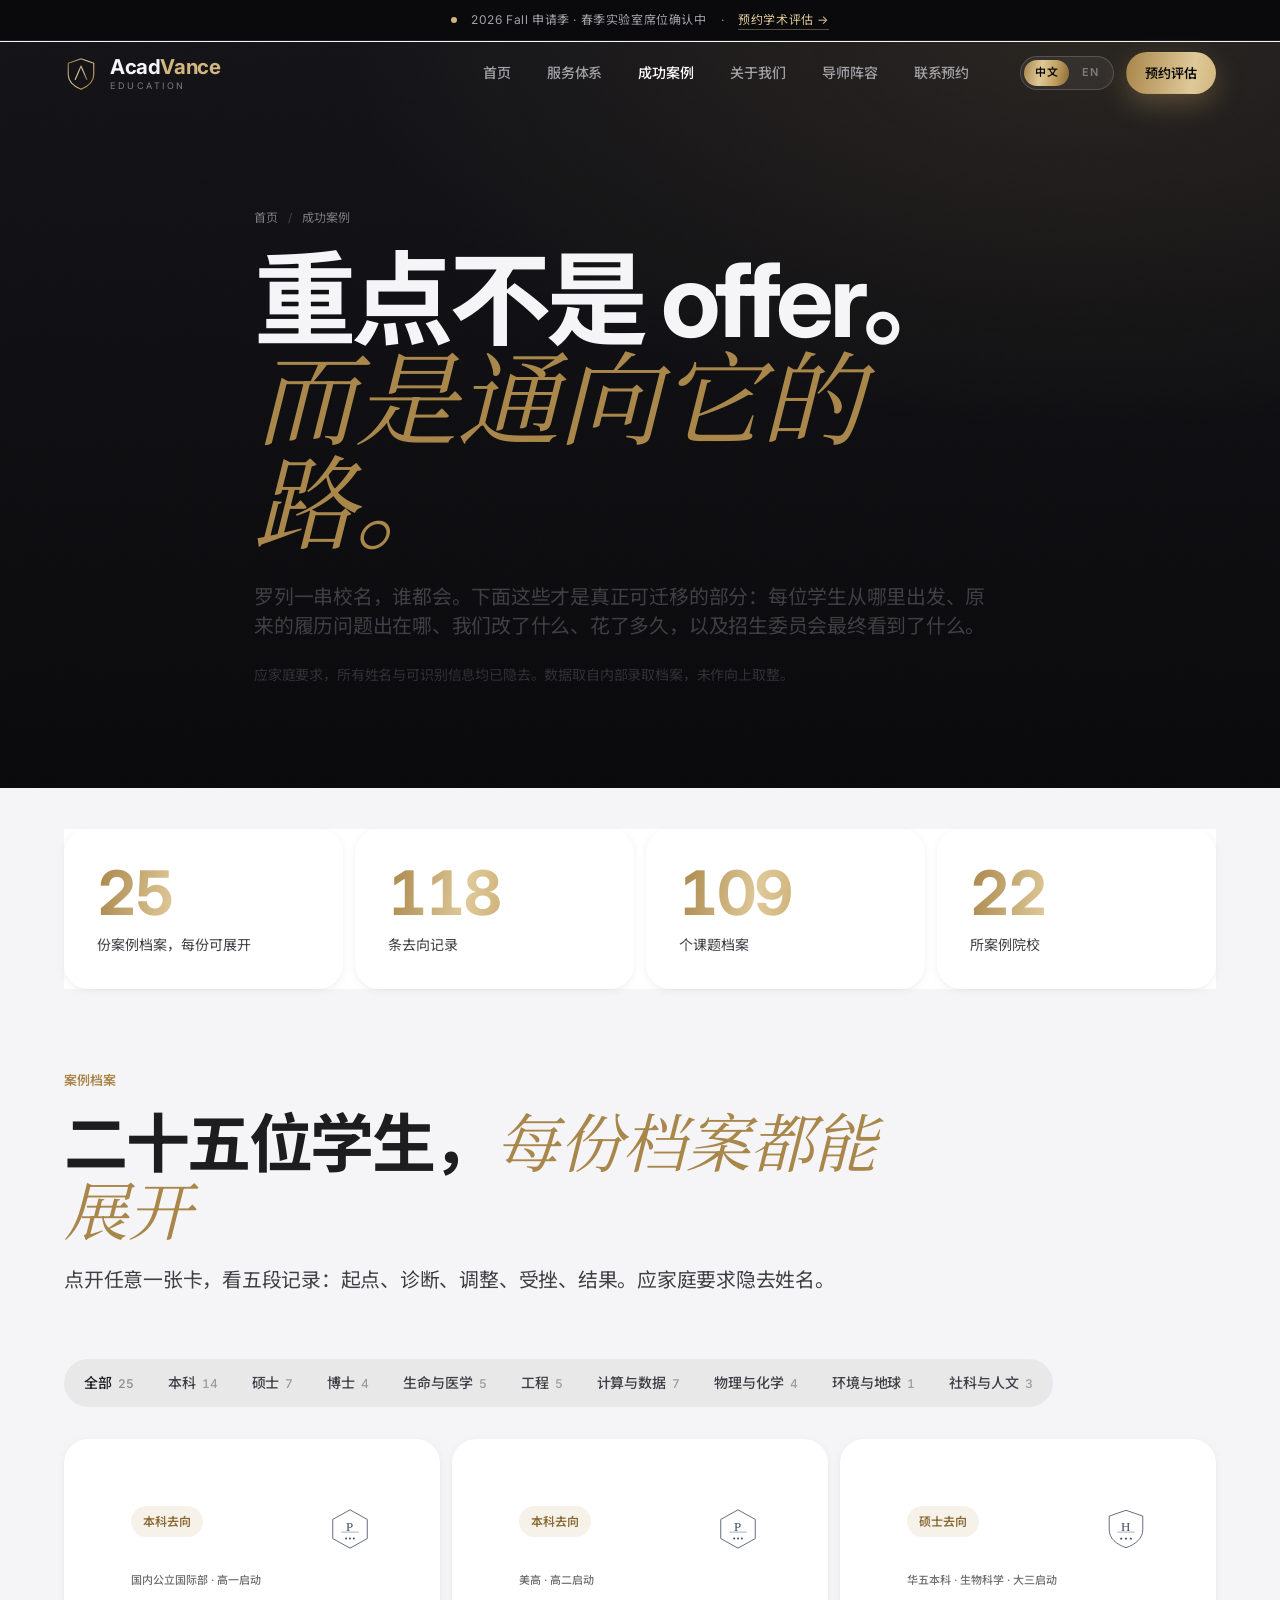
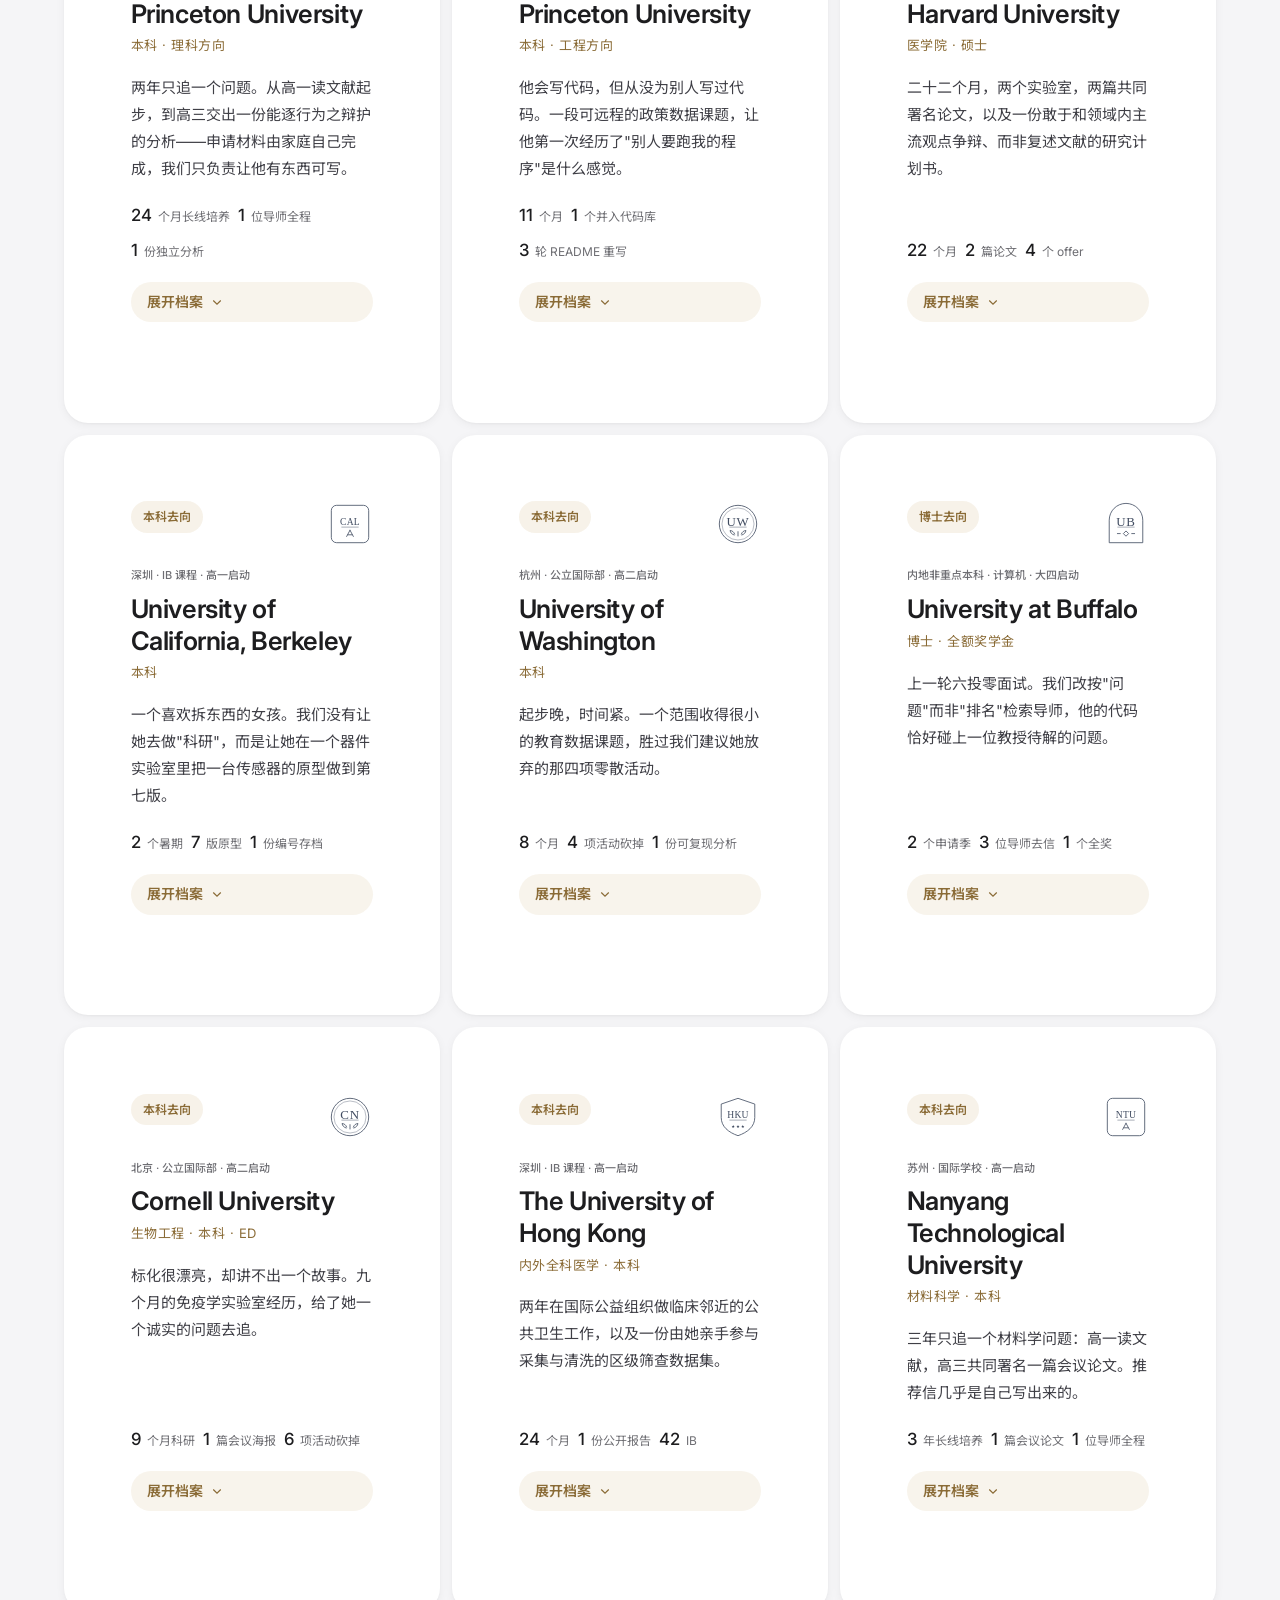
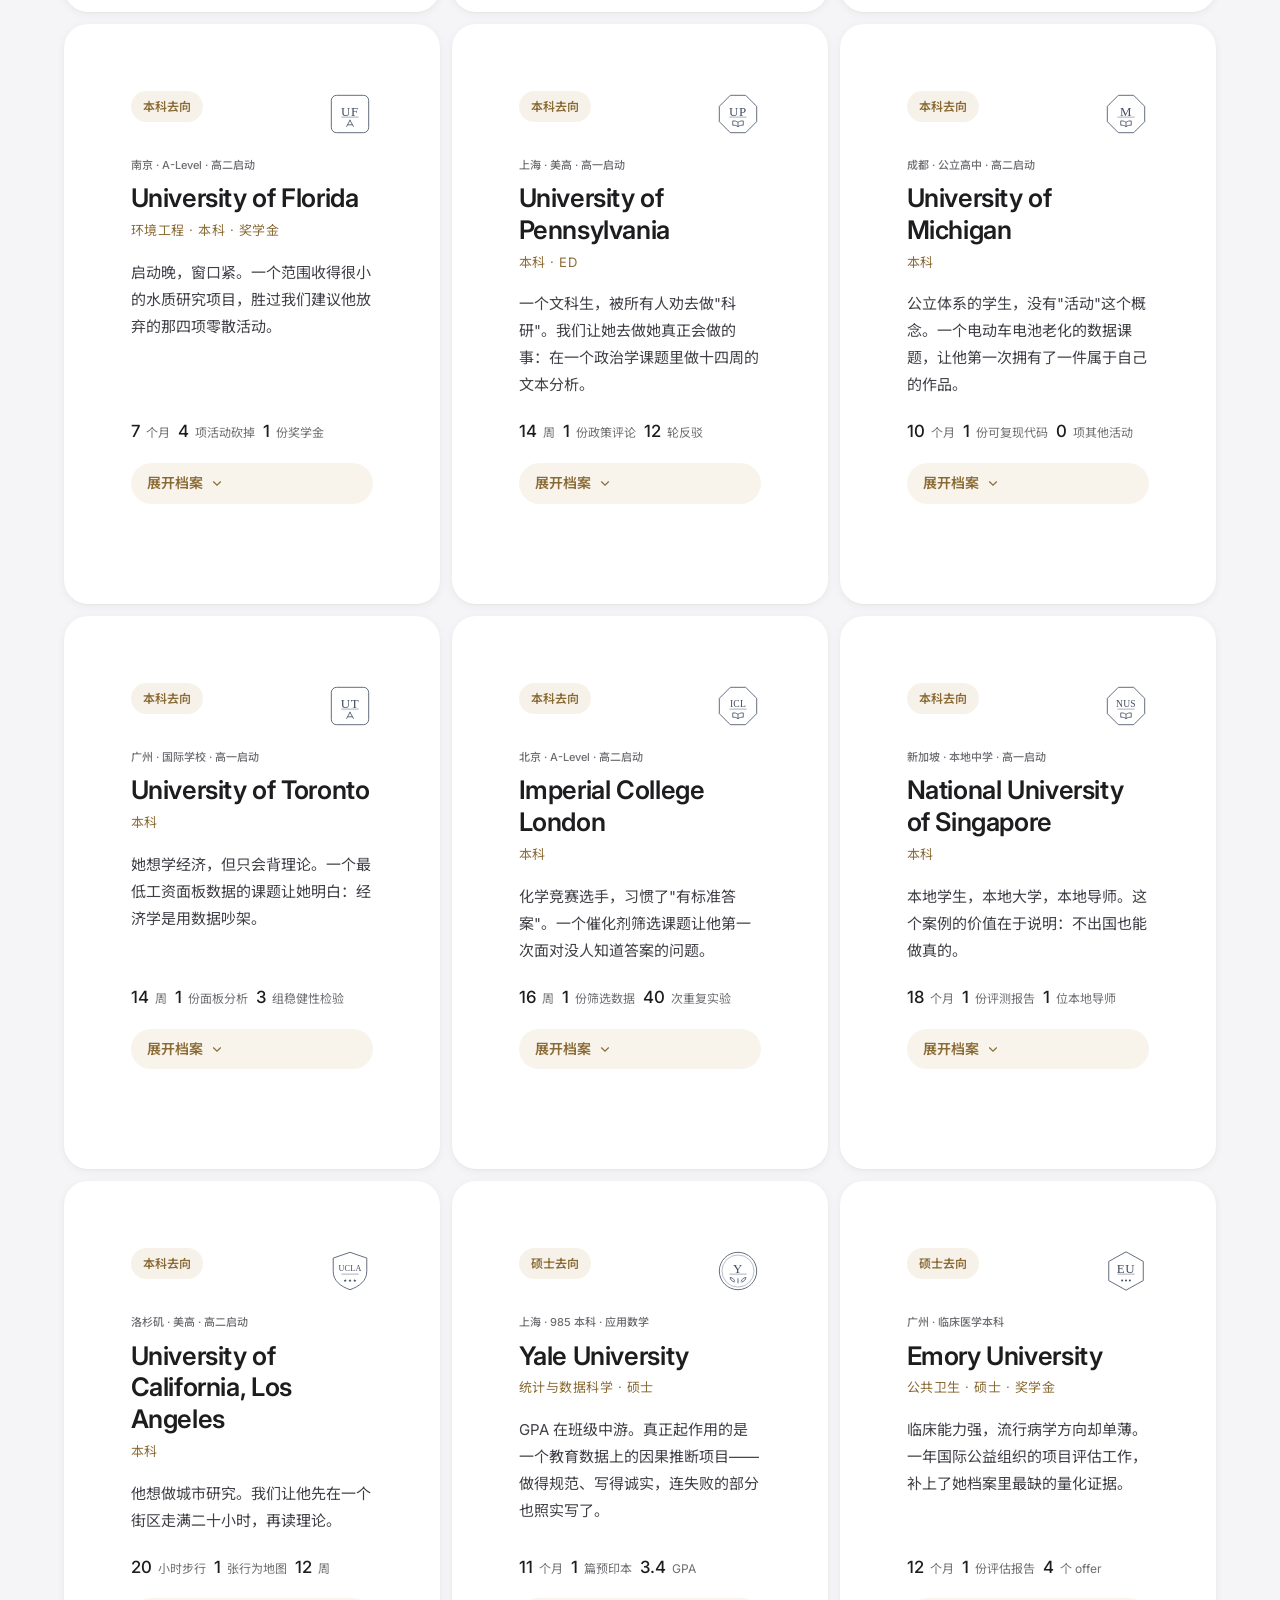
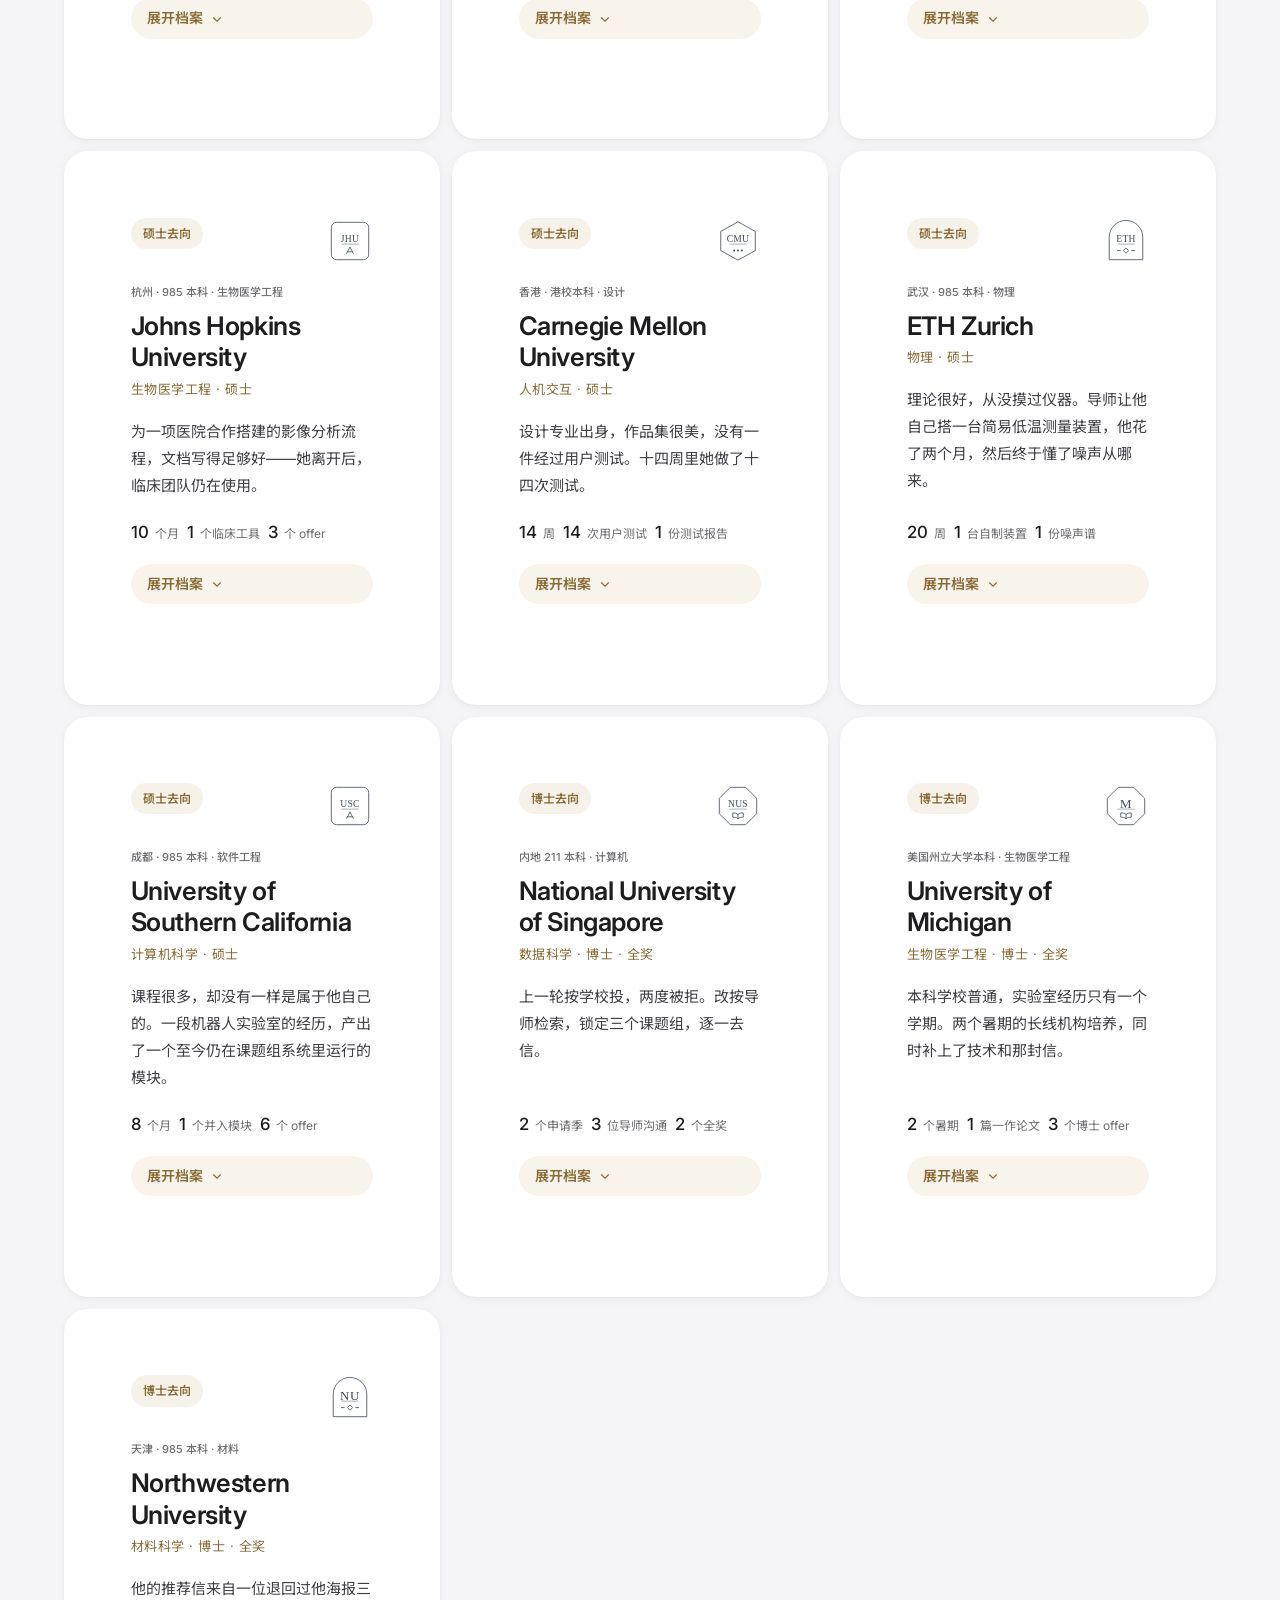
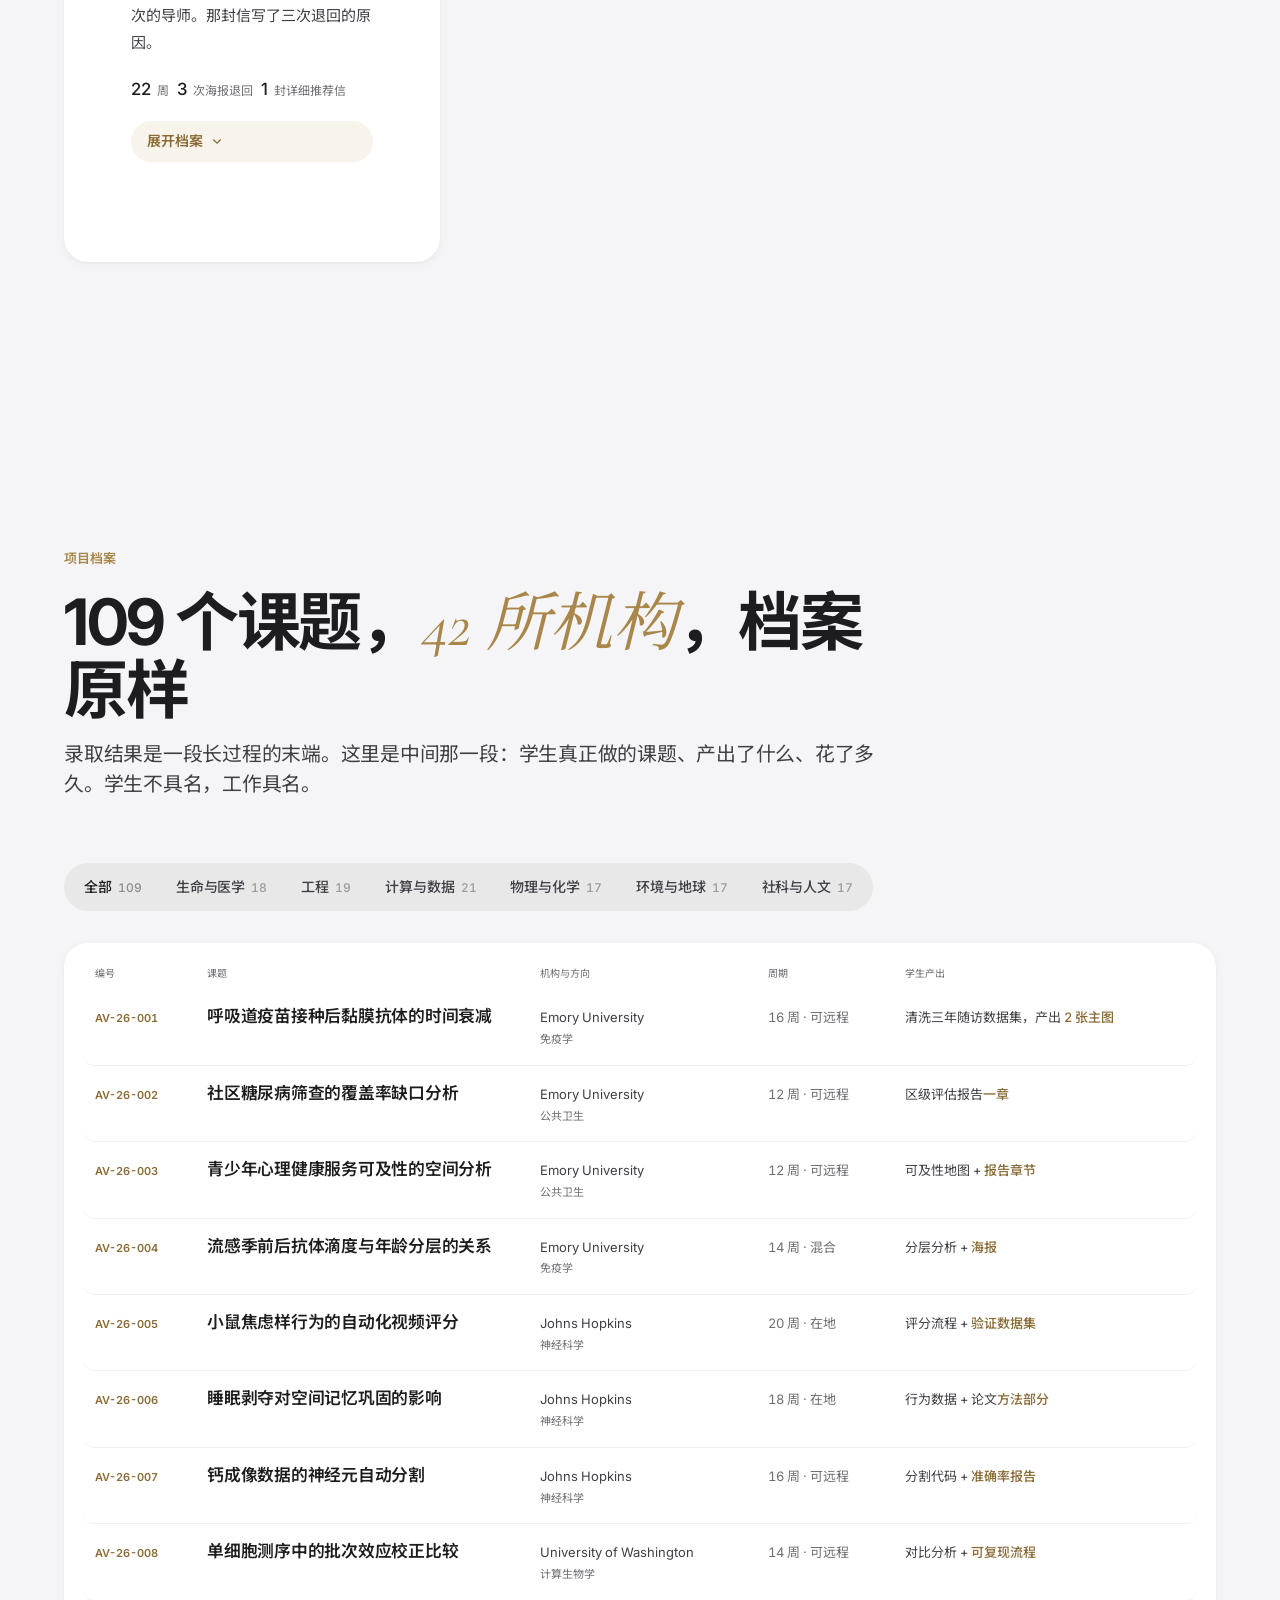
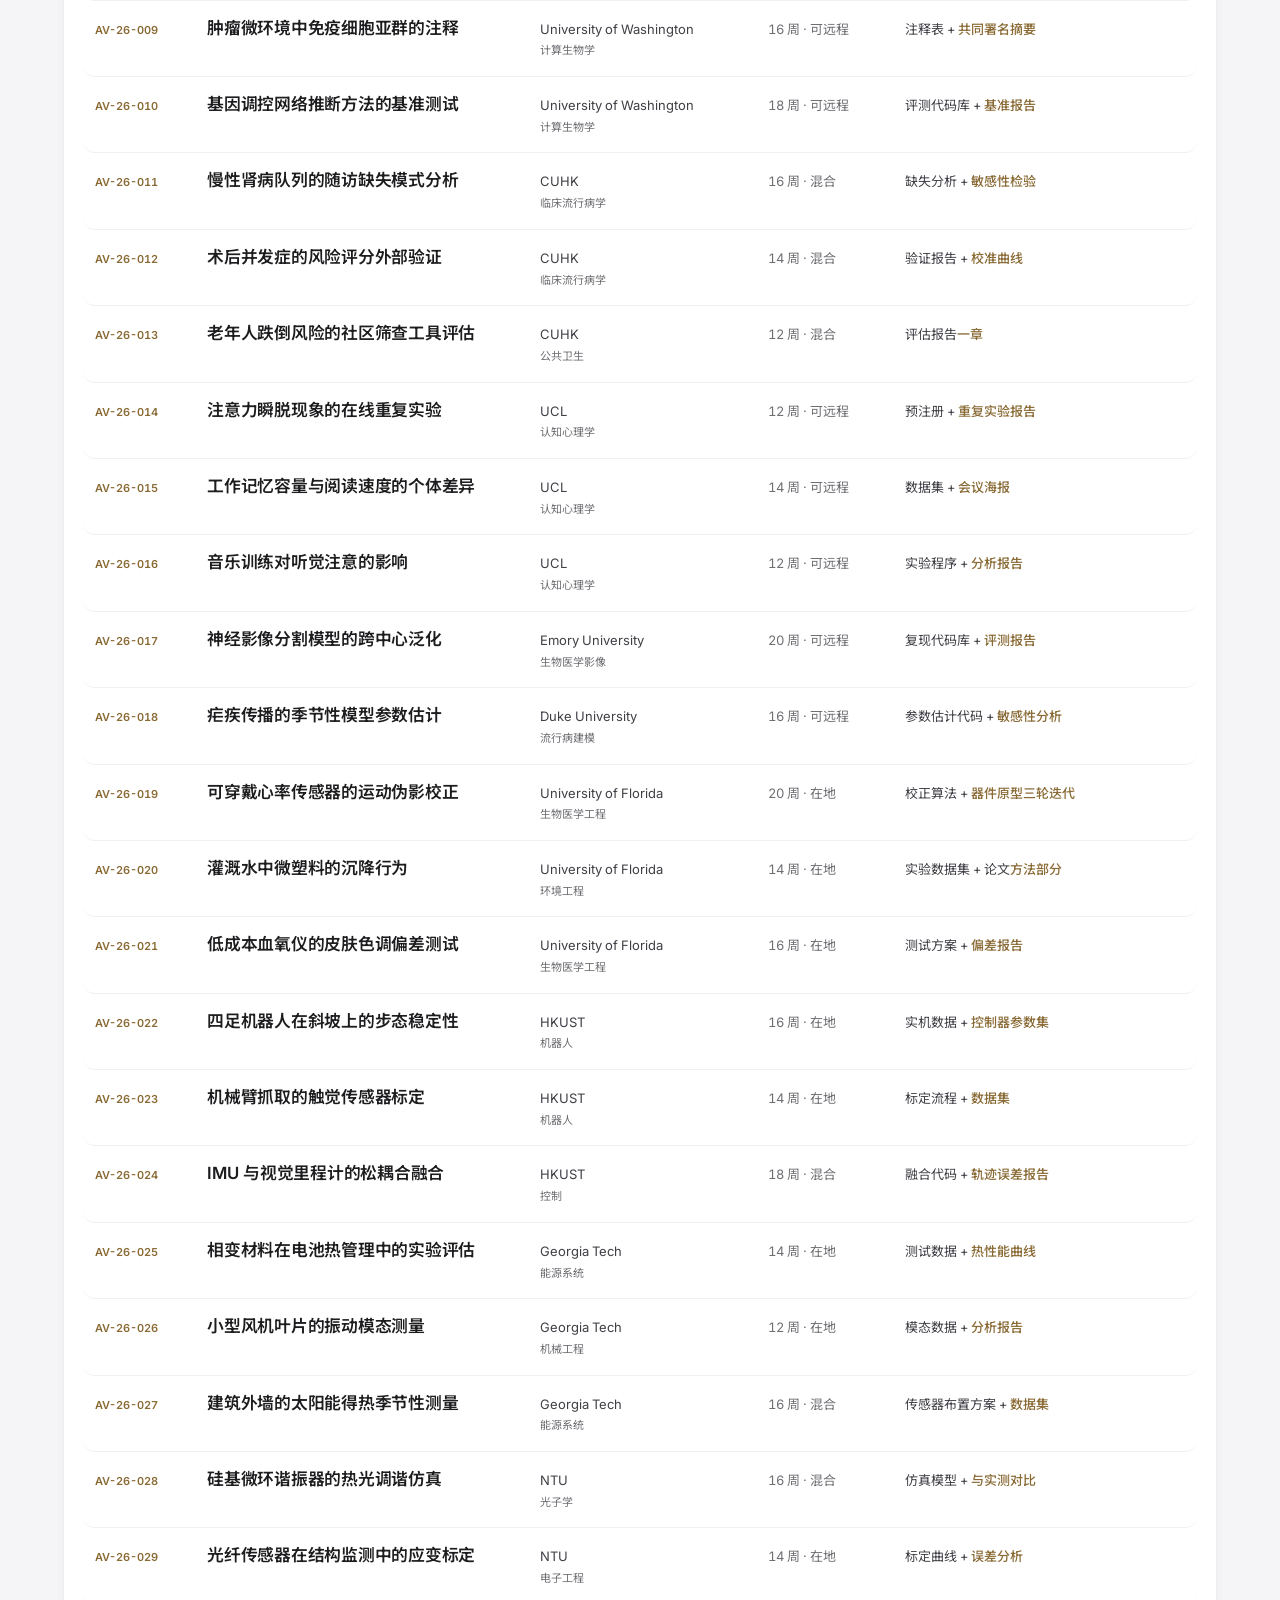
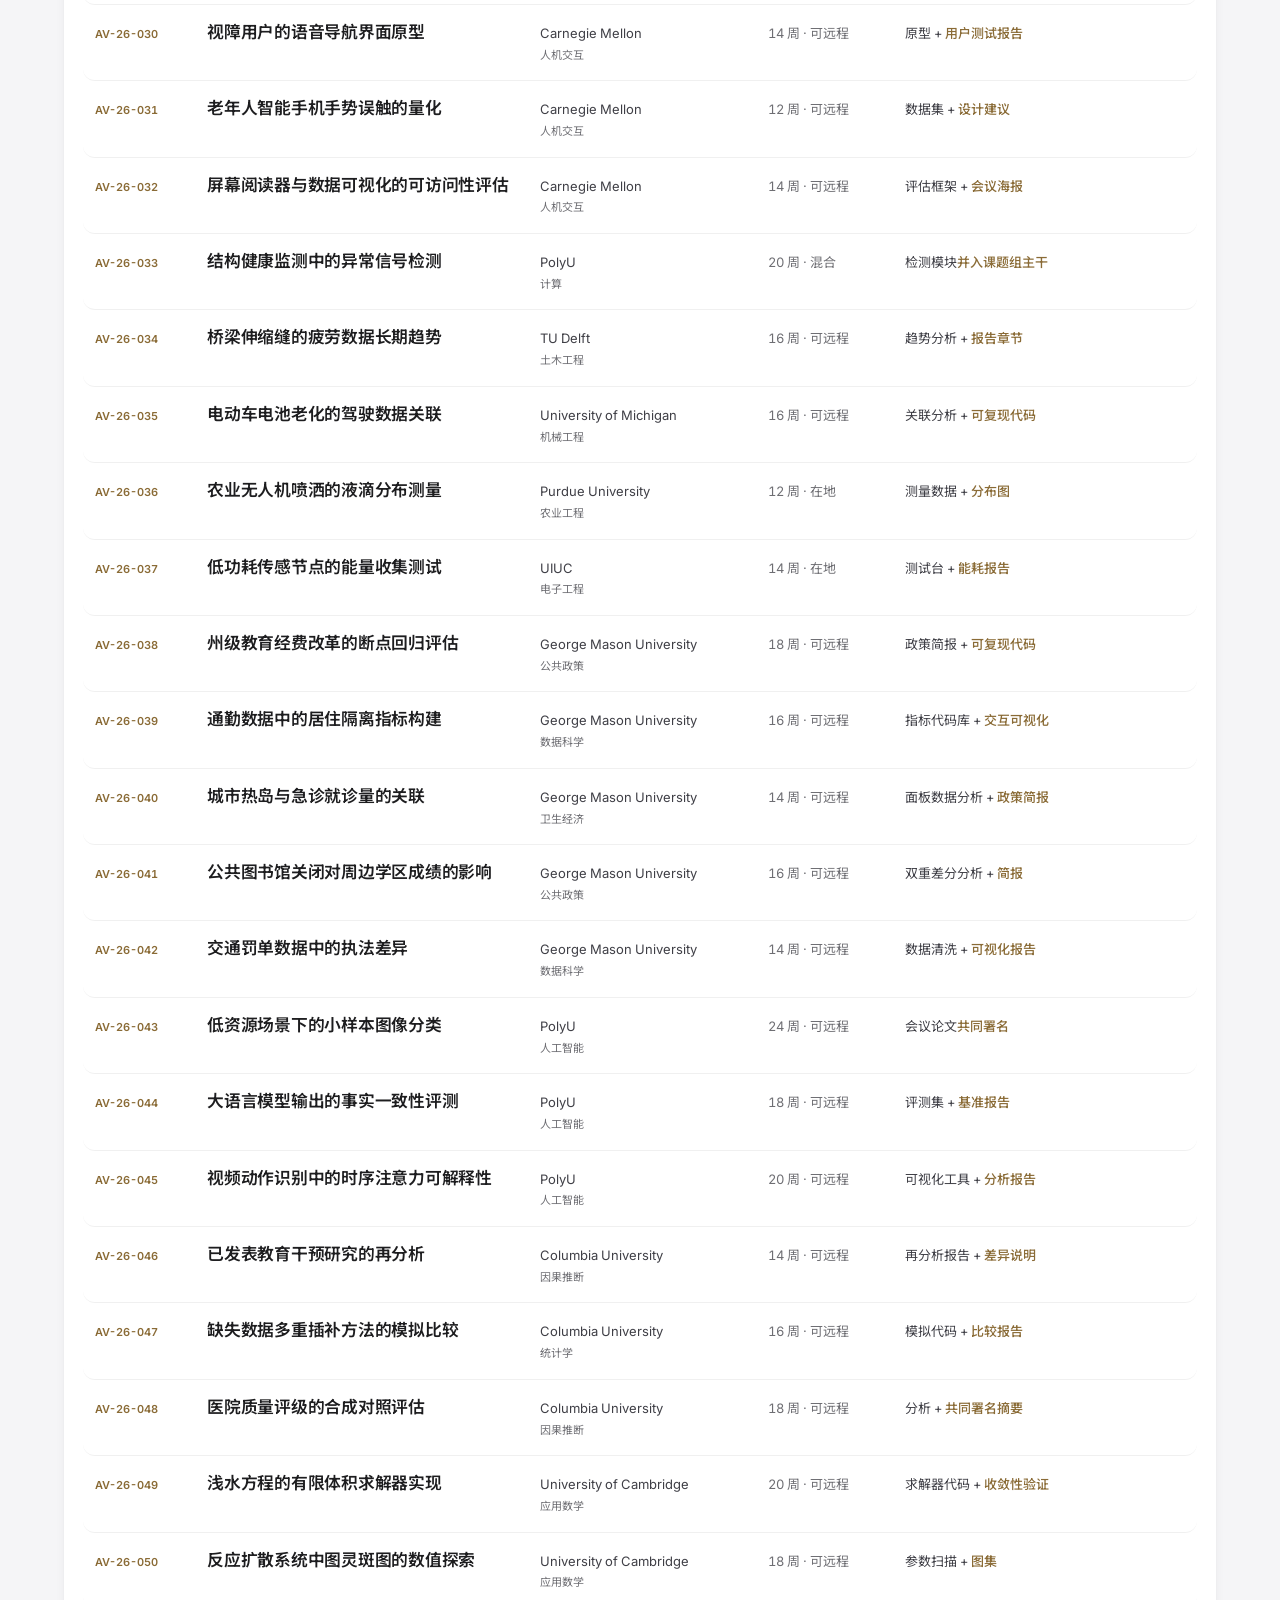
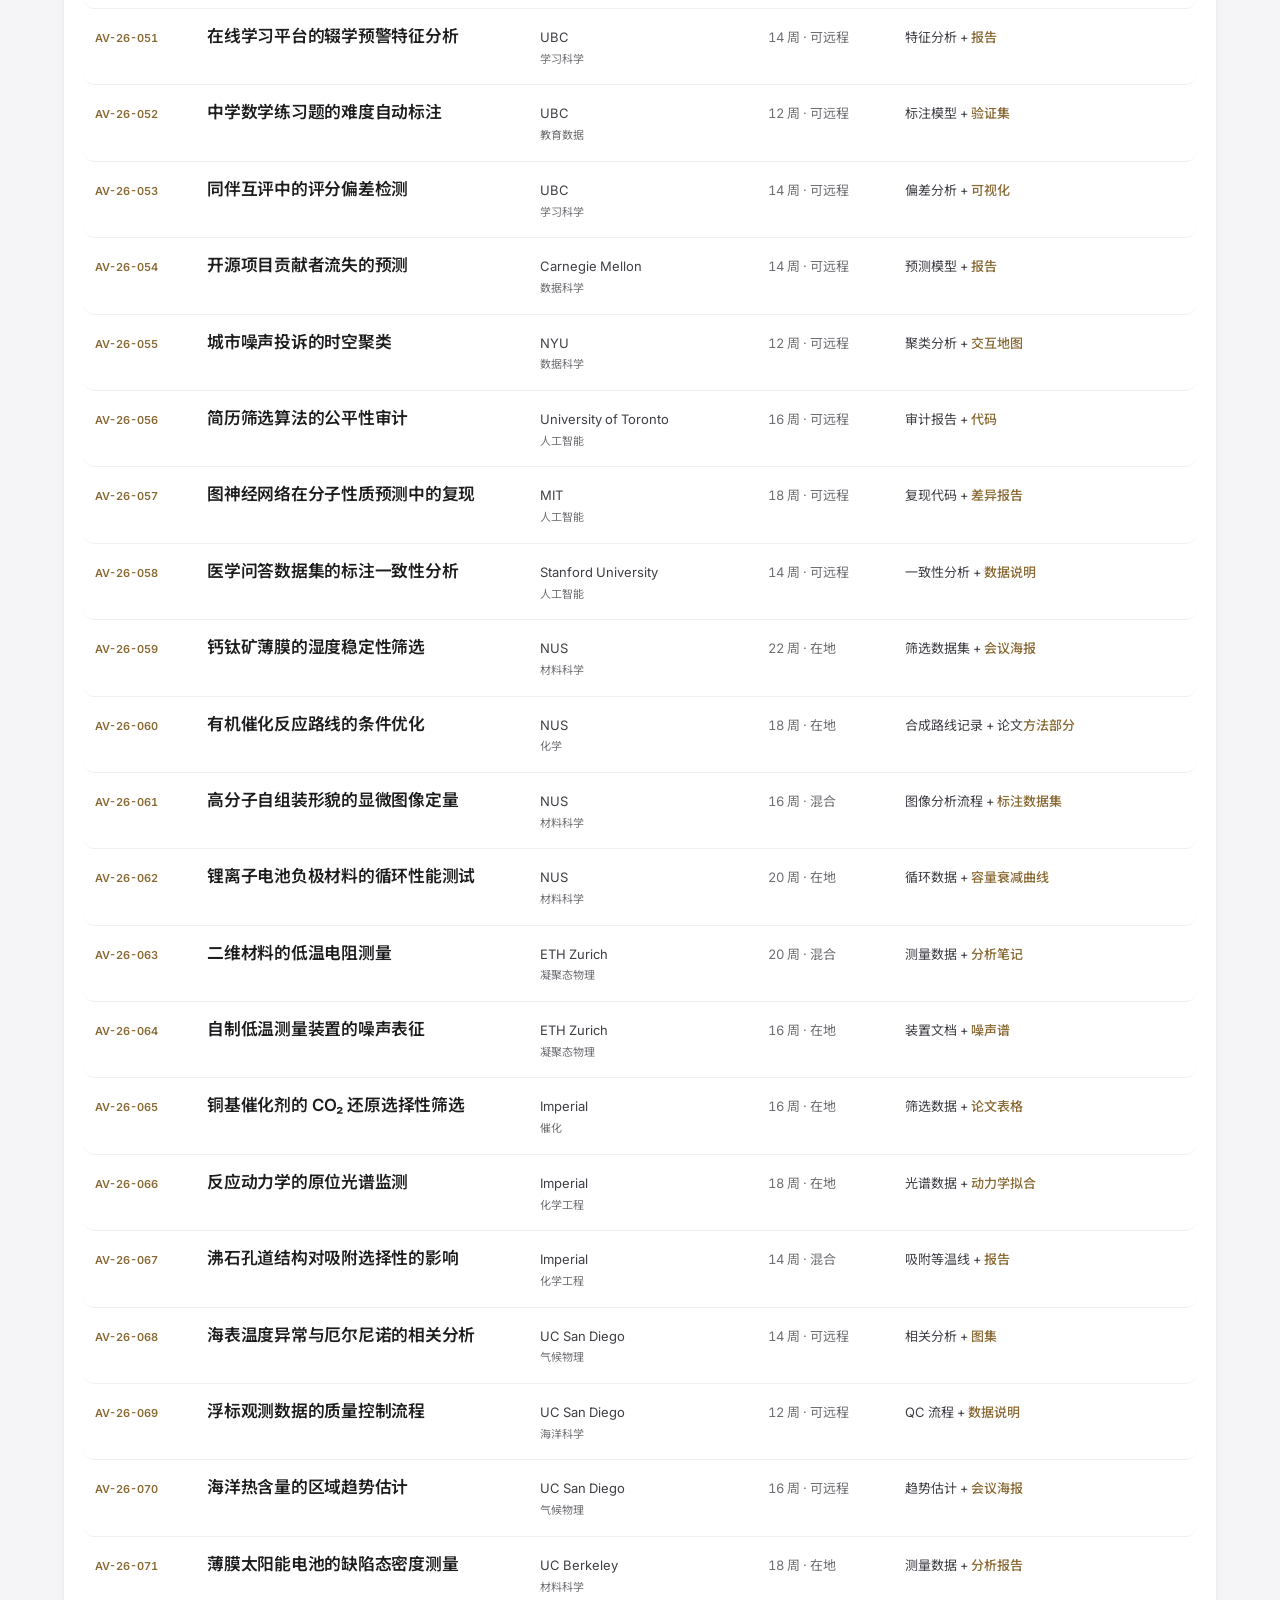
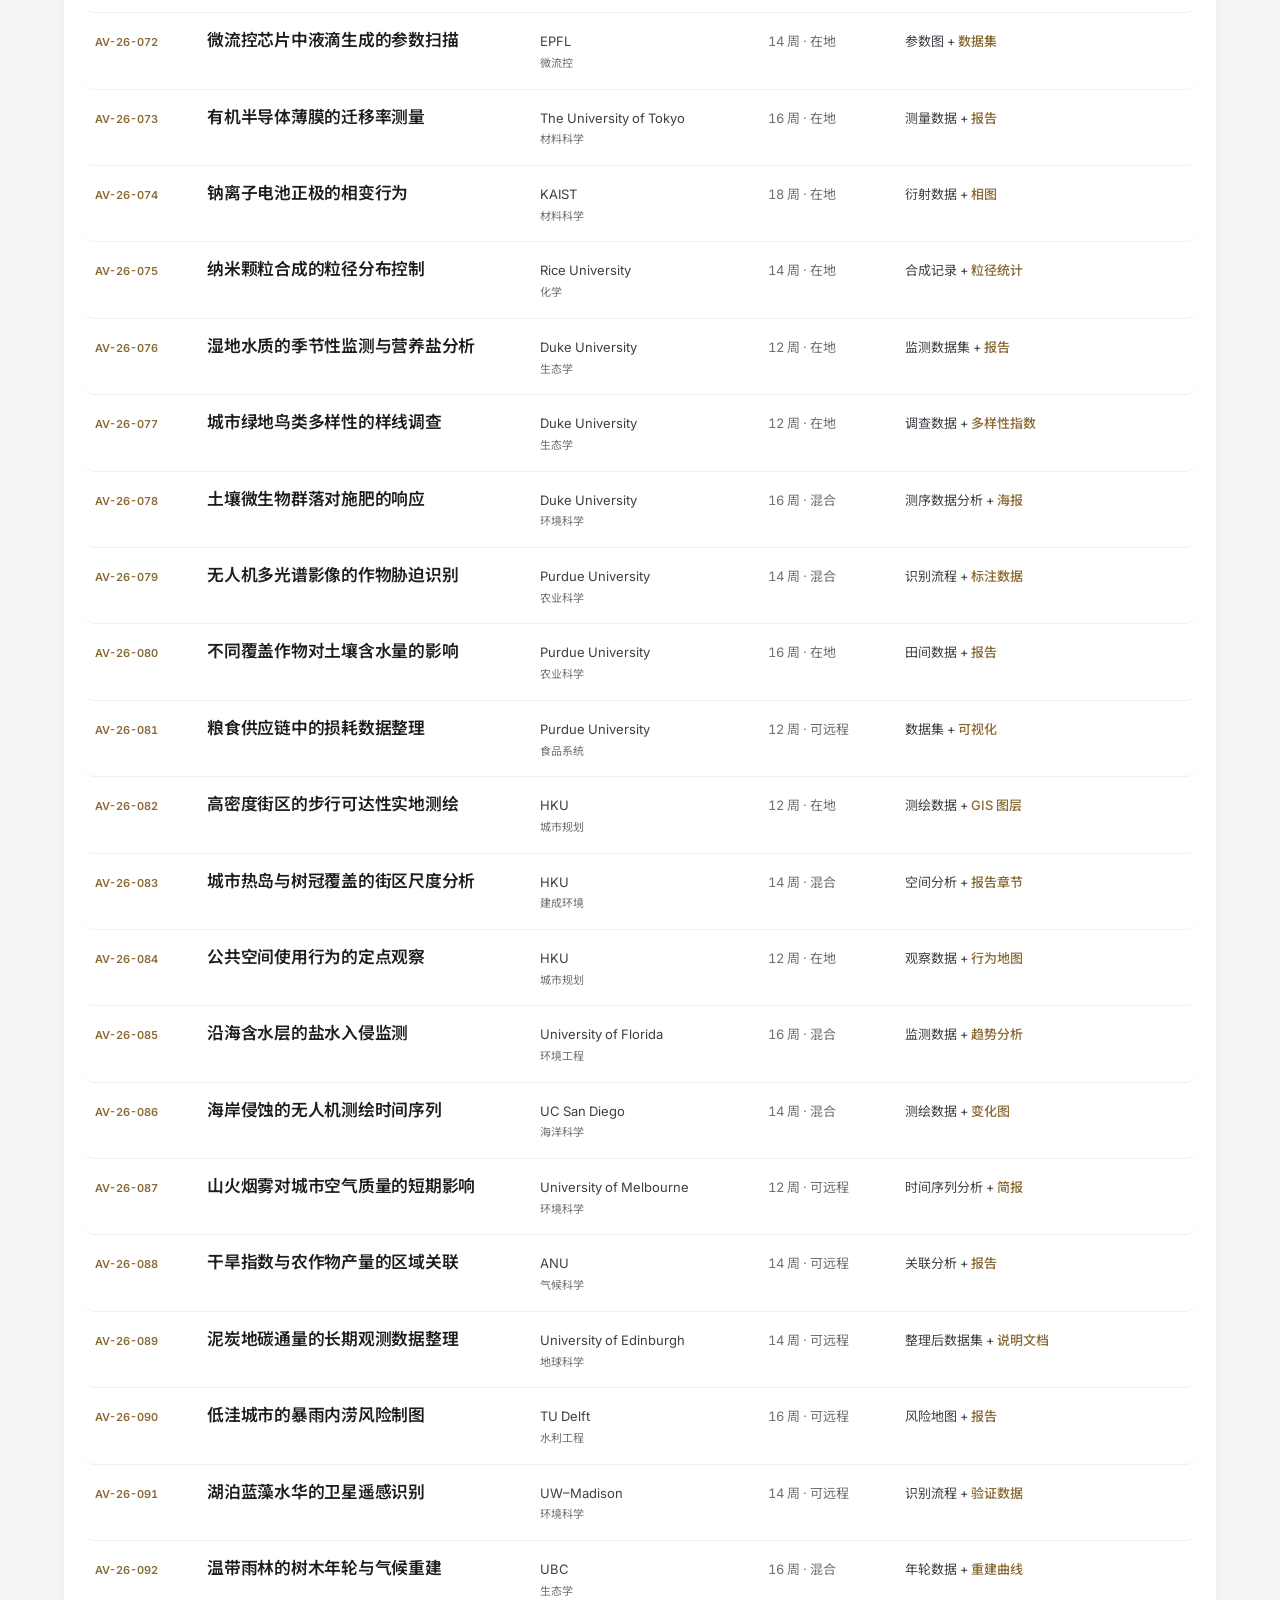
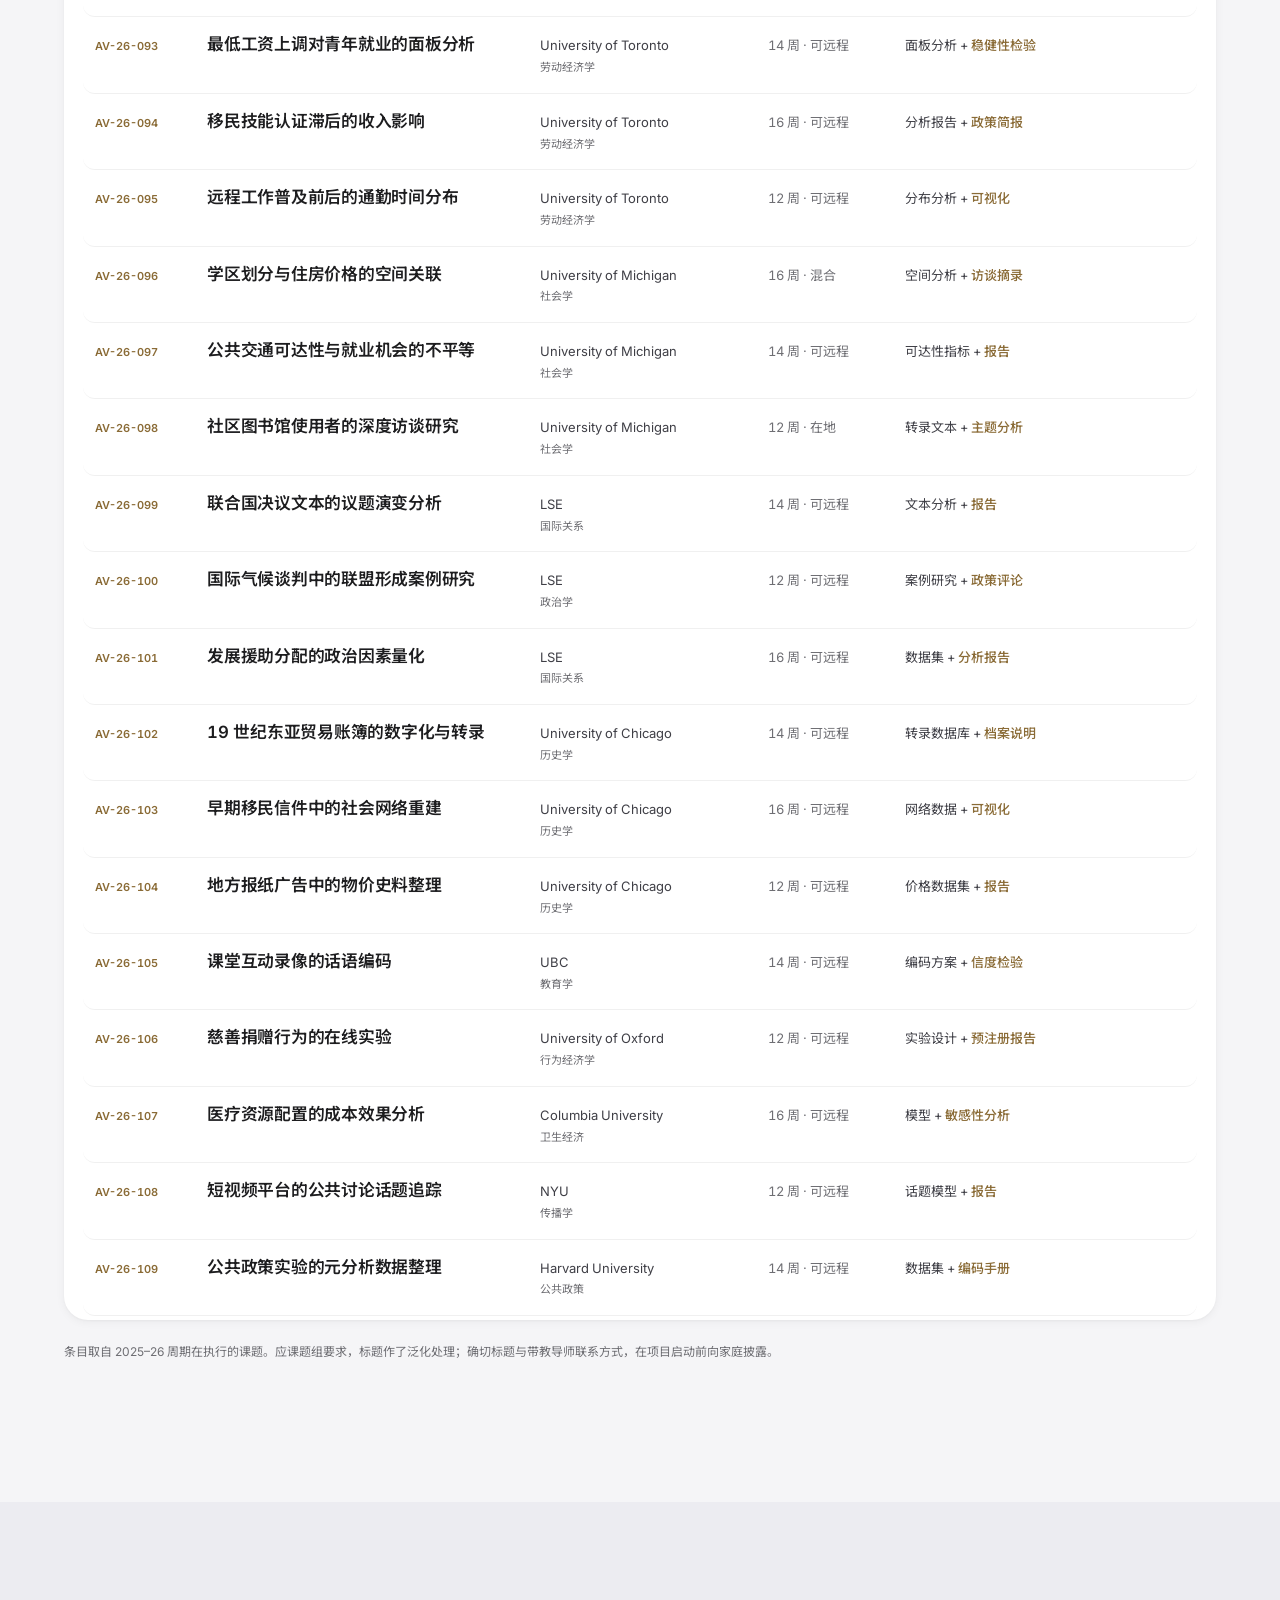
<file: cases.html>
<!DOCTYPE html>
<html lang="zh-CN">
<head>
<meta charset="utf-8">
<meta name="viewport" content="width=device-width, initial-scale=1">
<title>成功案例 · AcadVance Education</title>
<meta name="description" content="AcadVance 学员案例：从起点、科研路径到最终去向的完整记录。我们只做学术履历，不代办升学申请。"
      data-en-content="AcadVance case studies: verified records from starting point through research pathway to final destination. We build the academic record; we do not handle applications.">
<meta name="robots" content="noindex, nofollow"><!-- 上线正式内容后删除此行，并把 robots.txt 改回 Allow -->
<meta name="theme-color" content="#05090F">

<link rel="icon" href="assets/img/favicon.svg" type="image/svg+xml">
<link rel="preconnect" href="https://fonts.googleapis.com">
<link rel="preconnect" href="https://fonts.gstatic.com" crossorigin>
<link href="https://fonts.googleapis.com/css2?family=Cormorant+Garamond:ital,wght@0,300;0,400;0,500;0,600;1,300;1,400&family=Inter:wght@400;500;600&family=Noto+Serif+SC:wght@300;400;500&family=Noto+Sans+SC:wght@300;400;500&display=swap" rel="stylesheet">

<link rel="stylesheet" href="assets/css/base.css?v=7e65edf9">
<link rel="stylesheet" href="assets/css/site.css?v=a90ec53b">
<link rel="stylesheet" href="assets/css/apple.css?v=ceba7ff0">
</head>

<body>
<a class="skip-link" href="#main" data-en="Skip to content">跳到主内容</a>
<div class="progress" aria-hidden="true"></div>

<div class="announce">
  <div class="announce__inner">
    <span class="announce__dot" aria-hidden="true"></span>
    <span data-en="2026 Fall intake — laboratory placements now confirming.">2026 Fall 申请季 · 春季实验室席位确认中</span>
    <span class="announce__sub">·</span>
    <a class="announce__sub" href="about.html#consult" data-en="Request an assessment">预约学术评估 →</a>
  </div>
</div>

<header class="nav">
  <div class="nav__inner">
    <a class="brand" href="index.html" aria-label="AcadVance Education">
      <svg class="brand__mark" viewBox="0 0 40 40" fill="none" aria-hidden="true">
        <defs><linearGradient id="bm1" x1="0" y1="0" x2="1" y2="1">
          <stop offset="0%" stop-color="#8A6B36"/><stop offset="42%" stop-color="#DFC998"/>
          <stop offset="72%" stop-color="#C3A163"/><stop offset="100%" stop-color="#8A6B36"/>
        </linearGradient></defs>
        <path d="M20 3.2 35 8.6v13.2c0 8.1-6.4 13.8-15 17.4C11.4 35.6 5 29.9 5 21.8V8.6Z" stroke="url(#bm1)" stroke-width="1.35" stroke-linejoin="round"/>
        <path d="M13.2 27.6 20 11.8l6.8 15.8" stroke="url(#bm1)" stroke-width="1.35" stroke-linecap="round" stroke-linejoin="round"/>
        <path d="M16.1 22.6h7.8" stroke="url(#bm1)" stroke-width="1.35" stroke-linecap="round"/>
      </svg>
      <span class="brand__text">
        <span class="brand__name">Acad<em>Vance</em></span>
        <span class="brand__sub">Education</span>
      </span>
    </a>

    <nav class="nav__menu" id="nav-menu" aria-label="主导航" data-en-aria-label="Main navigation">
      <a class="nav__link" href="index.html" data-en="Home">首页</a>
      <a class="nav__link" href="services.html" data-en="Services">服务体系</a>
      <a class="nav__link" href="cases.html" data-en="Outcomes">成功案例</a>
      <a class="nav__link" href="about.html" data-en="About">关于我们</a>
      <a class="nav__link" href="about.html#mentors" data-en="Mentors">导师阵容</a>
      <a class="nav__link" href="about.html#consult" data-en="Contact">联系预约</a>
    </nav>

    <div class="nav__actions">
      <div class="lang" role="group" aria-label="语言切换" data-en-aria-label="Language">
        <button class="lang__btn is-active" type="button" data-lang-btn="zh" aria-pressed="true">中文</button>
        <button class="lang__btn" type="button" data-lang-btn="en" aria-pressed="false">EN</button>
      </div>
      <a class="btn btn--gold btn--sm" href="about.html#consult" data-en="Book an Assessment">预约评估</a>
      <button class="nav__burger" type="button" aria-label="打开菜单" data-en-aria-label="Open menu"
              aria-expanded="false" aria-controls="nav-menu"><span></span></button>
    </div>
  </div>
</header>

<main id="main">

<!-- ============================ 页头 ============================ -->
<section class="page-hero texture-noise">
  <div class="page-hero__bg" aria-hidden="true"></div>
  <div class="container page-hero__inner">
    <nav class="crumbs" aria-label="面包屑" data-en-aria-label="Breadcrumb">
      <a href="index.html" data-en="Home">首页</a>
      <span aria-hidden="true">/</span>
      <span data-en="Outcomes">成功案例</span>
    </nav>

    <h1 class="display-1 page-hero__title" data-reveal>
      <span data-en="Not the offers.">重点不是 offer。</span>
      <span class="accent-italic" data-en="The path to them.">而是通向它的路。</span>
    </h1>

    <p class="lede page-hero__lede" data-reveal
       data-en="Anyone can print a list of university names. What follows is the part that actually transfers: where each student started, what was wrong with the portfolio, what we changed, how long it took, and what the committee finally saw.">
      罗列一串校名，谁都会。下面这些才是真正可迁移的部分：每位学生从哪里出发、原来的履历问题出在哪、我们改了什么、花了多久，以及招生委员会最终看到了什么。
    </p>

    <p class="lede page-hero__lede" data-reveal style="font-size:.875rem;opacity:.72;"
       data-en="All names and identifying details are withheld at each family's request. Figures are drawn from our internal admissions file and have not been rounded upward.">
      应家庭要求，所有姓名与可识别信息均已隐去。数据取自内部录取档案，未作向上取整。
    </p>
  </div>
</section>

<!-- @build:cases -->
<!-- ============================ 筛选 + 案例网格 ============================ -->
<section class="section" id="cases">
  <div class="container">

    <div class="stats stats--4 overlap-up" data-reveal>
      <div class="stat">
        <div class="stat__num"><span data-count="25">25</span></div>
        <div class="stat__label" data-en="Case files, each expandable">份案例档案，每份可展开</div>
      </div>
      <div class="stat">
        <div class="stat__num"><span data-count="118">118</span></div>
        <div class="stat__label" data-en="Recorded outcomes">条去向记录</div>
      </div>
      <div class="stat">
        <div class="stat__num"><span data-count="109">109</span></div>
        <div class="stat__label" data-en="Placements logged">个课题档案</div>
      </div>
      <div class="stat">
        <div class="stat__num"><span data-count="22">22</span></div>
        <div class="stat__label" data-en="Institutions in the case files">所案例院校</div>
      </div>
    </div>

    <div class="section-head" style="margin-top:clamp(56px,6vw,88px);">
      <span class="eyebrow" data-reveal data-en="Case Files">案例档案</span>
      <h2 class="display-2" data-reveal data-en="25 students. <span class=&quot;accent-italic&quot;>Every file opens</span>.">
        二十五位学生，<span class="accent-italic">每份档案都能展开</span>
      </h2>
      <p class="lede" data-reveal
         data-en="Click any card to open its five-part record: where the student started, what we diagnosed, what we changed, what went wrong, and what the committee finally saw. Names withheld at each family’s request.">
        点开任意一张卡，看五段记录：起点、诊断、调整、受挫、结果。应家庭要求隐去姓名。
      </p>
    </div>

    <div class="filters" data-filter-bar="cases" role="group" aria-label="案例筛选" data-en-aria-label="Filter case studies">
      <button class="filter is-active" type="button" data-filter="all" aria-pressed="true">
        <span data-en="All">全部</span><span class="filter__count">25</span>
      </button>
      <button class="filter" type="button" data-filter="ug" aria-pressed="false">
        <span data-en="Undergraduate">本科</span><span class="filter__count">14</span>
      </button>
      <button class="filter" type="button" data-filter="ms" aria-pressed="false">
        <span data-en="Master’s">硕士</span><span class="filter__count">7</span>
      </button>
      <button class="filter" type="button" data-filter="phd" aria-pressed="false">
        <span data-en="Doctoral">博士</span><span class="filter__count">4</span>
      </button>
      <button class="filter" type="button" data-filter="life" aria-pressed="false">
        <span data-en="Life Sciences &amp; Medicine">生命与医学</span><span class="filter__count">5</span>
      </button>
      <button class="filter" type="button" data-filter="eng" aria-pressed="false">
        <span data-en="Engineering">工程</span><span class="filter__count">5</span>
      </button>
      <button class="filter" type="button" data-filter="comp" aria-pressed="false">
        <span data-en="Computing &amp; Data">计算与数据</span><span class="filter__count">7</span>
      </button>
      <button class="filter" type="button" data-filter="phys" aria-pressed="false">
        <span data-en="Physical Sciences">物理与化学</span><span class="filter__count">4</span>
      </button>
      <button class="filter" type="button" data-filter="env" aria-pressed="false">
        <span data-en="Environment &amp; Earth">环境与地球</span><span class="filter__count">1</span>
      </button>
      <button class="filter" type="button" data-filter="social" aria-pressed="false">
        <span data-en="Social Sciences &amp; Humanities">社科与人文</span><span class="filter__count">3</span>
      </button>
    </div>

    <div class="grid grid--3" data-filter-grid="cases">
      <article class="card card--hover case" data-tags="ug life" data-reveal>
        <div class="case__top">
          <span class="pill pill--gold" data-en="Undergraduate">本科去向</span>
          <img class="case__crest" src="assets/img/logos/princeton.svg" alt="Princeton University" width="46" height="46" loading="lazy">
        </div>
        <div class="case__body">
          <p class="case__from" data-en="Public school int’l division · started Grade 10">国内公立国际部 · 高一启动</p>
          <h3 class="case__result">Princeton University</h3>
          <p class="case__prog" data-en="Undergraduate · Sciences">本科 · 理科方向</p>
          <p class="case__quote" data-en="Two years on a single question. From literature reading in Grade 10 to an analysis he could defend line by line in Grade 12. The family wrote the application themselves; our job was to make sure he had something to write about.">两年只追一个问题。从高一读文献起步，到高三交出一份能逐行为之辩护的分析——申请材料由家庭自己完成，我们只负责让他有东西可写。</p>
          <div class="case__foot">
            <span class="case__stat"><b>24</b><span data-en="months, institute track">个月长线培养</span></span>
            <span class="case__stat"><b>1</b><span data-en="mentor throughout">位导师全程</span></span>
            <span class="case__stat"><b>1</b><span data-en="independent analysis">份独立分析</span></span>
          </div>
          <button class="case__toggle" type="button" aria-expanded="false" aria-controls="case-001">
            <span class="case__toggle-open" data-en="Open the file">展开档案</span>
            <span class="case__toggle-close" data-en="Close">收起</span>
            <svg width="12" height="12" viewBox="0 0 16 16" fill="none" stroke="currentColor" stroke-width="1.6" aria-hidden="true"><path d="M3 6l5 5 5-5"/></svg>
          </button>
          <div class="case__archive" id="case-001">
            <dl>
              <div class="narrative__phase">
                <dt data-en="Starting point">起点</dt>
                <dd data-en="Grade 10, excellent grades, many activities, none lasting more than three months. In our first conversation he said he had long wondered why the immune system attacks itself.">高一，成绩很好，活动很多，但没有一件事做超过三个月。第一次谈话里他说对免疫系统"为什么会攻击自己"这件事想了很久。</dd>
              </div>
              <div class="narrative__phase">
                <dt data-en="Diagnosis">诊断</dt>
                <dd data-en="No shortage of ability — a shortage of continuity. We recommended dropping five of seven activities and keeping one thread.">不缺能力，缺连续性。我们建议砍掉七项活动里的五项，只留一条线。</dd>
              </div>
              <div class="narrative__phase">
                <dt data-en="What we changed">调整</dt>
                <dd data-en="Onto the institute track: year one reading and group meetings, year two an owned sub-question on antibody waning, doing the cleaning and visualisation.">进入长线培养轨道，第一年读文献与跟组会，第二年领一个关于抗体衰减的子问题，做数据清洗与可视化。</dd>
              </div>
              <div class="narrative__phase">
                <dt data-en="What went wrong">受挫</dt>
                <dd data-en="In the spring of year two his first analysis was found to have conflated two cohorts; three months of figures were discarded. He redid them.">第二年春天，他做的第一版分析被导师指出混淆了两个队列，三个月的图作废。他重做了。</dd>
              </div>
              <div class="narrative__phase">
                <dt data-en="Outcome">结果</dt>
                <dd data-en="By the autumn of Grade 12: an independent analysis he could explain line by line, and a letter that told the cohort story. Admitted to Princeton.">高三秋季，一份他能逐行解释的独立分析，加一封写了"混淆队列"那件事的推荐信。录取普林斯顿。</dd>
              </div>
            </dl>
          </div>
        </div>
      </article>

      <article class="card card--hover case" data-tags="ug comp" data-reveal>
        <div class="case__top">
          <span class="pill pill--gold" data-en="Undergraduate">本科去向</span>
          <img class="case__crest" src="assets/img/logos/princeton.svg" alt="Princeton University" width="46" height="46" loading="lazy">
        </div>
        <div class="case__body">
          <p class="case__from" data-en="US high school · started Grade 11">美高 · 高二启动</p>
          <h3 class="case__result">Princeton University</h3>
          <p class="case__prog" data-en="Undergraduate · Engineering">本科 · 工程方向</p>
          <p class="case__quote" data-en="He could code, but had never written code for someone else to use. A remote policy-data placement gave him his first experience of another person needing to run his program.">他会写代码，但从没为别人写过代码。一段可远程的政策数据课题，让他第一次经历了"别人要跑我的程序"是什么感觉。</p>
          <div class="case__foot">
            <span class="case__stat"><b>11</b><span data-en="months">个月</span></span>
            <span class="case__stat"><b>1</b><span data-en="merged codebase">个并入代码库</span></span>
            <span class="case__stat"><b>3</b><span data-en="README rewrites">轮 README 重写</span></span>
          </div>
          <button class="case__toggle" type="button" aria-expanded="false" aria-controls="case-002">
            <span class="case__toggle-open" data-en="Open the file">展开档案</span>
            <span class="case__toggle-close" data-en="Close">收起</span>
            <svg width="12" height="12" viewBox="0 0 16 16" fill="none" stroke="currentColor" stroke-width="1.6" aria-hidden="true"><path d="M3 6l5 5 5-5"/></svg>
          </button>
          <div class="case__archive" id="case-002">
            <dl>
              <div class="narrative__phase">
                <dt data-en="Starting point">起点</dt>
                <dd data-en="Grade 11 at a US high school, a pile of programming awards, a GitHub full of toy projects — none with a second user.">美高高二，编程竞赛奖项一堆，GitHub 上全是自己玩的小项目，没有一个有第二个使用者。</dd>
              </div>
              <div class="narrative__phase">
                <dt data-en="Diagnosis">诊断</dt>
                <dd data-en="Technically fine; the gap was that he had never delivered. A committee cannot tell a coder from someone who can work in a team.">技术没问题，问题是没有"交付"过。招生官分不清一个会写代码的人和一个能在团队里工作的人。</dd>
              </div>
              <div class="narrative__phase">
                <dt data-en="What we changed">调整</dt>
                <dd data-en="Matched to a segregation-index project on commuting data, with one clear task: rewrite the researcher’s prototype into a reproducible module.">匹配到一个通勤数据的居住隔离指标课题，任务很明确：把研究员的原型代码重写成可复现的模块。</dd>
              </div>
              <div class="narrative__phase">
                <dt data-en="What went wrong">受挫</dt>
                <dd data-en="The README came back three times. The first time the mentor’s only comment was: “I followed your steps and it does not run.”">README 被退回三次。第一次导师的评语只有一句："我按你写的步骤跑不起来。"</dd>
              </div>
              <div class="narrative__phase">
                <dt data-en="Outcome">结果</dt>
                <dd data-en="The module was merged with his name in the commit log. His application was about that, not the awards. Admitted to Princeton.">模块并入课题组代码库，提交记录里有他的名字。申请季他写的是这件事，不是奖项。录取普林斯顿。</dd>
              </div>
            </dl>
          </div>
        </div>
      </article>

      <article class="card card--hover case" data-tags="ms life" data-reveal>
        <div class="case__top">
          <span class="pill pill--gold" data-en="Master’s">硕士去向</span>
          <img class="case__crest" src="assets/img/logos/harvard.svg" alt="Harvard University" width="46" height="46" loading="lazy">
        </div>
        <div class="case__body">
          <p class="case__from" data-en="Mainland C9 university · Biology · started junior year">华五本科 · 生物科学 · 大三启动</p>
          <h3 class="case__result">Harvard University</h3>
          <p class="case__prog" data-en="Harvard Medical School · Master’s">医学院 · 硕士</p>
          <p class="case__quote" data-en="Twenty-two months across two laboratories, two co-authored papers, and a research statement that argued with the field rather than summarising it.">二十二个月，两个实验室，两篇共同署名论文，以及一份敢于和领域内主流观点争辩、而非复述文献的研究计划书。</p>
          <div class="case__foot">
            <span class="case__stat"><b>22</b><span data-en="months">个月</span></span>
            <span class="case__stat"><b>2</b><span data-en="papers">篇论文</span></span>
            <span class="case__stat"><b>4</b><span data-en="offers">个 offer</span></span>
          </div>
          <button class="case__toggle" type="button" aria-expanded="false" aria-controls="case-003">
            <span class="case__toggle-open" data-en="Open the file">展开档案</span>
            <span class="case__toggle-close" data-en="Close">收起</span>
            <svg width="12" height="12" viewBox="0 0 16 16" fill="none" stroke="currentColor" stroke-width="1.6" aria-hidden="true"><path d="M3 6l5 5 5-5"/></svg>
          </button>
          <div class="case__archive" id="case-003">
            <dl>
              <div class="narrative__phase">
                <dt data-en="Starting point">起点</dt>
                <dd data-en="Junior year, excellent transcript, one summer of research, a statement describing the field rather than her place in it. Two of three recommenders had taught her only in lectures.">大三，成绩优异，一个暑期科研，个人陈述在描述整个领域而不是她在其中的位置。三位推荐人里两位只在大课上教过她。</dd>
              </div>
              <div class="narrative__phase">
                <dt data-en="Diagnosis">诊断</dt>
                <dd data-en="Not a shortage of achievement — a shortage of ownership. Nothing in the file was hers to defend.">不是成就不够，是没有归属。档案里没有一样东西是她能为之辩护的。</dd>
              </div>
              <div class="narrative__phase">
                <dt data-en="What we changed">调整</dt>
                <dd data-en="Into an immunology laboratory on a cytokine-signalling sub-question; two unrelated internships dropped. Roadmap: eleven months of technique and data, five of writing.">进入一个免疫学实验室做细胞因子信号的子问题，砍掉两段不相关实习。路线图：技术与数据 11 个月，写作 5 个月。</dd>
              </div>
              <div class="narrative__phase">
                <dt data-en="What went wrong">受挫</dt>
                <dd data-en="In month seven the primary assay failed to replicate; four months of data were lost. She rebuilt the protocol, and that recovery became the strongest paragraph in her statement.">第七个月主实验无法复现，四个月的数据作废。她重建了方案，这段经历后来成了研究计划书里最有力的一段。</dd>
              </div>
              <div class="narrative__phase">
                <dt data-en="Outcome">结果</dt>
                <dd data-en="Second author on one journal paper, co-author on another. Three of five interview questions were about her data. Admitted to a master’s programme at Harvard Medical School.">一篇期刊论文第二作者，一篇共同作者。面试里五个问题三个问她的数据。录取哈佛医学院硕士项目。</dd>
              </div>
            </dl>
          </div>
        </div>
      </article>

      <article class="card card--hover case" data-tags="ug eng" data-reveal>
        <div class="case__top">
          <span class="pill pill--gold" data-en="Undergraduate">本科去向</span>
          <img class="case__crest" src="assets/img/logos/berkeley.svg" alt="University of California, Berkeley" width="46" height="46" loading="lazy">
        </div>
        <div class="case__body">
          <p class="case__from" data-en="Shenzhen · IB curriculum · started Grade 10">深圳 · IB 课程 · 高一启动</p>
          <h3 class="case__result">University of California, Berkeley</h3>
          <p class="case__prog" data-en="Undergraduate">本科</p>
          <p class="case__quote" data-en="A girl who liked taking things apart. We did not send her to “do research”; we put her in a device laboratory and had her carry a sensor prototype to its seventh version.">一个喜欢拆东西的女孩。我们没有让她去做"科研"，而是让她在一个器件实验室里把一台传感器的原型做到第七版。</p>
          <div class="case__foot">
            <span class="case__stat"><b>2</b><span data-en="summers">个暑期</span></span>
            <span class="case__stat"><b>7</b><span data-en="prototype versions">版原型</span></span>
            <span class="case__stat"><b>1</b><span data-en="numbered archive">份编号存档</span></span>
          </div>
          <button class="case__toggle" type="button" aria-expanded="false" aria-controls="case-004">
            <span class="case__toggle-open" data-en="Open the file">展开档案</span>
            <span class="case__toggle-close" data-en="Close">收起</span>
            <svg width="12" height="12" viewBox="0 0 16 16" fill="none" stroke="currentColor" stroke-width="1.6" aria-hidden="true"><path d="M3 6l5 5 5-5"/></svg>
          </button>
          <div class="case__archive" id="case-004">
            <dl>
              <div class="narrative__phase">
                <dt data-en="Starting point">起点</dt>
                <dd data-en="Grade 10, strong predicted IB, almost no STEM experience outside class — “nobody told me what I could do”, she said.">高一，IB 预估分很高，课外几乎没有理工类经历——她自己说"没人告诉我可以做什么"。</dd>
              </div>
              <div class="narrative__phase">
                <dt data-en="Diagnosis">诊断</dt>
                <dd data-en="Obvious practical ability with no outlet. Suited to engineering build rather than theory.">动手能力明显，但没有出口。适合工程实现而不是理论。</dd>
              </div>
              <div class="narrative__phase">
                <dt data-en="What we changed">调整</dt>
                <dd data-en="Two on-site summers in a biomedical engineering laboratory, carrying a wearable sensor’s motion-artefact correction from prototype to testable.">两个暑期在地进入一个生物医学工程实验室，任务是把一款可穿戴传感器的运动伪影校正模块从原型做到可测试。</dd>
              </div>
              <div class="narrative__phase">
                <dt data-en="What went wrong">受挫</dt>
                <dd data-en="Version three burned out the circuit. The mentor did not criticise; he numbered the dead board and archived it as version three.">第三版把电路烧了。导师没有批评，只是把烧掉的板子编号存档，作为第三版。</dd>
              </div>
              <div class="narrative__phase">
                <dt data-en="Outcome">结果</dt>
                <dd data-en="Version seven passed testing. The interviewer’s most repeated question was how she got from three to seven. Admitted to Berkeley.">第七版通过测试。面试官问得最多的是"你怎么从第三版走到第七版"。录取伯克利。</dd>
              </div>
            </dl>
          </div>
        </div>
      </article>

      <article class="card card--hover case" data-tags="ug comp" data-reveal>
        <div class="case__top">
          <span class="pill pill--gold" data-en="Undergraduate">本科去向</span>
          <img class="case__crest" src="assets/img/logos/washington.svg" alt="University of Washington" width="46" height="46" loading="lazy">
        </div>
        <div class="case__body">
          <p class="case__from" data-en="Hangzhou · public school int’l division · started Grade 11">杭州 · 公立国际部 · 高二启动</p>
          <h3 class="case__result">University of Washington</h3>
          <p class="case__prog" data-en="Undergraduate">本科</p>
          <p class="case__quote" data-en="A late start and a tight window. One tightly scoped education-data project beat the four scattered activities we advised her to drop.">起步晚，时间紧。一个范围收得很小的教育数据课题，胜过我们建议她放弃的那四项零散活动。</p>
          <div class="case__foot">
            <span class="case__stat"><b>8</b><span data-en="months">个月</span></span>
            <span class="case__stat"><b>4</b><span data-en="activities dropped">项活动砍掉</span></span>
            <span class="case__stat"><b>1</b><span data-en="reproducible analysis">份可复现分析</span></span>
          </div>
          <button class="case__toggle" type="button" aria-expanded="false" aria-controls="case-005">
            <span class="case__toggle-open" data-en="Open the file">展开档案</span>
            <span class="case__toggle-close" data-en="Close">收起</span>
            <svg width="12" height="12" viewBox="0 0 16 16" fill="none" stroke="currentColor" stroke-width="1.6" aria-hidden="true"><path d="M3 6l5 5 5-5"/></svg>
          </button>
          <div class="case__archive" id="case-005">
            <dl>
              <div class="narrative__phase">
                <dt data-en="Starting point">起点</dt>
                <dd data-en="Spring of Grade 11, little more than a year to applications. Volunteering, MUN, a school magazine, two summer schools — none related to the others.">高二下，距离申请只有一年多。活动栏里有志愿、模联、校刊、两个夏校，彼此无关。</dd>
              </div>
              <div class="narrative__phase">
                <dt data-en="Diagnosis">诊断</dt>
                <dd data-en="Not enough time for two things; only one. She had a genuine curiosity about why some classmates got worse the more tutoring they had.">时间不够做两件事，只能做一件。她对"为什么有的同学越补课成绩越差"这个问题有真实的好奇。</dd>
              </div>
              <div class="narrative__phase">
                <dt data-en="What we changed">调整</dt>
                <dd data-en="A remote online-learning-data project, six to eight hours a week, narrowed to “under what conditions does the relationship between practice time and accuracy reverse”.">一个可远程的在线学习平台数据课题，每周六到八小时，问题被收窄到"练习时长与正确率的关系在什么条件下反转"。</dd>
              </div>
              <div class="narrative__phase">
                <dt data-en="What went wrong">受挫</dt>
                <dd data-en="In month four she wanted to widen the question. The mentor refused: “Get the small one right first.” She was not pleased.">第四个月她想把问题扩大，导师拒绝了："先把小的做对。"她当时很不服气。</dd>
              </div>
              <div class="narrative__phase">
                <dt data-en="Outcome">结果</dt>
                <dd data-en="An analysis a stranger could run, and a letter that recorded her wanting to widen the question and later conceding it was a mistake. Admitted to the University of Washington.">一份别人能跑的分析，一封写了"她想扩大问题、后来自己承认扩大是错的"的推荐信。录取华盛顿大学。</dd>
              </div>
            </dl>
          </div>
        </div>
      </article>

      <article class="card card--hover case" data-tags="phd comp" data-reveal>
        <div class="case__top">
          <span class="pill pill--gold" data-en="Doctoral">博士去向</span>
          <img class="case__crest" src="assets/img/logos/buffalo.svg" alt="University at Buffalo" width="46" height="46" loading="lazy">
        </div>
        <div class="case__body">
          <p class="case__from" data-en="Mainland non-elite university · CS · started senior year">内地非重点本科 · 计算机 · 大四启动</p>
          <h3 class="case__result">University at Buffalo</h3>
          <p class="case__prog" data-en="Doctoral · Fully funded">博士 · 全额奖学金</p>
          <p class="case__quote" data-en="Six applications, zero interviews the previous cycle. We re-ran the search by problem rather than ranking, and his code happened to meet a professor’s open question.">上一轮六投零面试。我们改按"问题"而非"排名"检索导师，他的代码恰好碰上一位教授待解的问题。</p>
          <div class="case__foot">
            <span class="case__stat"><b>2</b><span data-en="cycles">个申请季</span></span>
            <span class="case__stat"><b>3</b><span data-en="advisors contacted">位导师去信</span></span>
            <span class="case__stat"><b>1</b><span data-en="funded offer">个全奖</span></span>
          </div>
          <button class="case__toggle" type="button" aria-expanded="false" aria-controls="case-006">
            <span class="case__toggle-open" data-en="Open the file">展开档案</span>
            <span class="case__toggle-close" data-en="Close">收起</span>
            <svg width="12" height="12" viewBox="0 0 16 16" fill="none" stroke="currentColor" stroke-width="1.6" aria-hidden="true"><path d="M3 6l5 5 5-5"/></svg>
          </button>
          <div class="case__archive" id="case-006">
            <dl>
              <div class="narrative__phase">
                <dt data-en="Starting point">起点</dt>
                <dd data-en="Final year at a non-elite university, no publication, a laboratory no US committee would recognise, six rejections the previous cycle.">非重点本科最后一年，没有论文，实验室的名字美国委员会不认得，上一季六份申请全拒。</dd>
              </div>
              <div class="narrative__phase">
                <dt data-en="Diagnosis">诊断</dt>
                <dd data-en="Not weak — invisible. Everything in the file was institutional, nothing personal; and he had applied school-first, to departments where nobody worked on his problem.">不是弱，是不可见。档案里全是机构属性，没有个人属性；而且他按学校投的，那些系里没人做他的东西。</dd>
              </div>
              <div class="narrative__phase">
                <dt data-en="What we changed">调整</dt>
                <dd data-en="Nine months on a remote computational placement overlapping with code he had already written. He rebuilt it to a standard a stranger could run; the group merged it.">九个月一个可远程计算课题，问题与他自己写过的代码重叠。他把代码重建到陌生人能跑的标准，课题组合并了。</dd>
              </div>
              <div class="narrative__phase">
                <dt data-en="What went wrong">受挫</dt>
                <dd data-en="He insisted on reapplying to three of the same departments. We said the analysis showed nobody there worked on his question. He applied anyway; all three rejected him.">他坚持再投同样的三个系。我们说分析显示那里没有人做他的问题。他还是投了，三个全拒。</dd>
              </div>
              <div class="narrative__phase">
                <dt data-en="Outcome">结果</dt>
                <dd data-en="Meanwhile a department we had found by searching for the problem offered a fully funded doctoral place. The family made a decision we advised against — their right.">与此同时，一个我们按问题检索出来的系给了全额资助的博士席位。家庭做了我们不建议的决定，那是他们的权利。</dd>
              </div>
            </dl>
          </div>
        </div>
      </article>

      <article class="card card--hover case" data-tags="ug life" data-reveal>
        <div class="case__top">
          <span class="pill pill--gold" data-en="Undergraduate">本科去向</span>
          <img class="case__crest" src="assets/img/logos/cornell.svg" alt="Cornell University" width="46" height="46" loading="lazy">
        </div>
        <div class="case__body">
          <p class="case__from" data-en="Beijing · int’l division · started Grade 11">北京 · 公立国际部 · 高二启动</p>
          <h3 class="case__result">Cornell University</h3>
          <p class="case__prog" data-en="Biological Engineering · BS · Early Decision">生物工程 · 本科 · ED</p>
          <p class="case__quote" data-en="Strong scores, no story. Nine months in an immunology laboratory gave her one honest question to chase.">标化很漂亮，却讲不出一个故事。九个月的免疫学实验室经历，给了她一个诚实的问题去追。</p>
          <div class="case__foot">
            <span class="case__stat"><b>9</b><span data-en="months in lab">个月科研</span></span>
            <span class="case__stat"><b>1</b><span data-en="conference poster">篇会议海报</span></span>
            <span class="case__stat"><b>6</b><span data-en="activities dropped">项活动砍掉</span></span>
          </div>
          <button class="case__toggle" type="button" aria-expanded="false" aria-controls="case-007">
            <span class="case__toggle-open" data-en="Open the file">展开档案</span>
            <span class="case__toggle-close" data-en="Close">收起</span>
            <svg width="12" height="12" viewBox="0 0 16 16" fill="none" stroke="currentColor" stroke-width="1.6" aria-hidden="true"><path d="M3 6l5 5 5-5"/></svg>
          </button>
          <div class="case__archive" id="case-007">
            <dl>
              <div class="narrative__phase">
                <dt data-en="Starting point">起点</dt>
                <dd data-en="Eleven activities, none connected. In the first conversation she spent twenty minutes on why her grandmother’s autoimmune diagnosis had never been explained to the family.">十一项活动，彼此无关。第一次谈话她讲了二十分钟外婆的自身免疫病为什么从没人向家里解释清楚。</dd>
              </div>
              <div class="narrative__phase">
                <dt data-en="Diagnosis">诊断</dt>
                <dd data-en="A file that read as diligent and interchangeable. Those twenty minutes were the thread; the application did not mention them.">档案读起来"努力但可替代"。那二十分钟才是线索，而申请材料里只字未提。</dd>
              </div>
              <div class="narrative__phase">
                <dt data-en="What we changed">调整</dt>
                <dd data-en="Six activities dropped; into the remote data track of an immunology laboratory: screening, image quantification, then her own analysis, eight hours a week.">砍掉六项活动，进入免疫学实验室的远程数据方向：文献筛选、图像定量、独立分析，每周八小时。</dd>
              </div>
              <div class="narrative__phase">
                <dt data-en="What went wrong">受挫</dt>
                <dd data-en="She wanted a journal publication. The mentor said the work did not merit one and would not support submission. We backed the mentor.">她想要期刊发表。导师说不够格，拒绝支持投稿。我们站在导师一边。</dd>
              </div>
              <div class="narrative__phase">
                <dt data-en="Outcome">结果</dt>
                <dd data-en="The work went to a regional conference as a poster she defended in person. Admitted Early Decision; the interviewer spent the whole conversation on the poster.">工作以海报投往区域会议，她本人到场答辩。ED 录取康奈尔，面试官整场都在谈那张海报。</dd>
              </div>
            </dl>
          </div>
        </div>
      </article>

      <article class="card card--hover case" data-tags="ug life" data-reveal>
        <div class="case__top">
          <span class="pill pill--gold" data-en="Undergraduate">本科去向</span>
          <img class="case__crest" src="assets/img/logos/hku.svg" alt="The University of Hong Kong" width="46" height="46" loading="lazy">
        </div>
        <div class="case__body">
          <p class="case__from" data-en="Shenzhen · IB curriculum · started Grade 10">深圳 · IB 课程 · 高一启动</p>
          <h3 class="case__result">The University of Hong Kong</h3>
          <p class="case__prog" data-en="Medicine · MBBS">内外全科医学 · 本科</p>
          <p class="case__quote" data-en="Two years of clinical-adjacent public health work with an international NGO, and a district screening dataset she helped collect and clean herself.">两年在国际公益组织做临床邻近的公共卫生工作，以及一份由她亲手参与采集与清洗的区级筛查数据集。</p>
          <div class="case__foot">
            <span class="case__stat"><b>24</b><span data-en="months">个月</span></span>
            <span class="case__stat"><b>1</b><span data-en="published report">份公开报告</span></span>
            <span class="case__stat"><b>42</b><span data-en="IB points">IB</span></span>
          </div>
          <button class="case__toggle" type="button" aria-expanded="false" aria-controls="case-008">
            <span class="case__toggle-open" data-en="Open the file">展开档案</span>
            <span class="case__toggle-close" data-en="Close">收起</span>
            <svg width="12" height="12" viewBox="0 0 16 16" fill="none" stroke="currentColor" stroke-width="1.6" aria-hidden="true"><path d="M3 6l5 5 5-5"/></svg>
          </button>
          <div class="case__archive" id="case-008">
            <dl>
              <div class="narrative__phase">
                <dt data-en="Starting point">起点</dt>
                <dd data-en="Wanted medicine; the only relevant entry was two days of hospital volunteering, handing out leaflets.">想学医，简历上只有一次医院志愿——两天，发传单。</dd>
              </div>
              <div class="narrative__phase">
                <dt data-en="Diagnosis">诊断</dt>
                <dd data-en="Medical schools do not look for wanting medicine; they look for having seen real patients and real data. She had neither.">医学院看的不是"想学医"，是"见过真实的病人和真实的数据"。她两样都没有。</dd>
              </div>
              <div class="narrative__phase">
                <dt data-en="What we changed">调整</dt>
                <dd data-en="Onto an international health NGO’s programme-evaluation team: field collection for a community screening, then responsibility for cleaning the data.">进入一个国际卫生公益组织的项目评估团队，参与社区筛查的田野采集，然后负责数据清洗。</dd>
              </div>
              <div class="narrative__phase">
                <dt data-en="What went wrong">受挫</dt>
                <dd data-en="Thirty percent of the first batch was lost to form errors. She designed a new collection form herself.">第一批采集的数据有三成因为表格填错作废。她自己设计了新的采集表。</dd>
              </div>
              <div class="narrative__phase">
                <dt data-en="Outcome">结果</dt>
                <dd data-en="Her name appears in the organisation’s published report. Admitted to HKU Medicine.">她的名字进入机构的公开报告。港大医学院录取。</dd>
              </div>
            </dl>
          </div>
        </div>
      </article>

      <article class="card card--hover case" data-tags="ug phys" data-reveal>
        <div class="case__top">
          <span class="pill pill--gold" data-en="Undergraduate">本科去向</span>
          <img class="case__crest" src="assets/img/logos/ntu.svg" alt="Nanyang Technological University" width="46" height="46" loading="lazy">
        </div>
        <div class="case__body">
          <p class="case__from" data-en="Suzhou · international school · started Grade 10">苏州 · 国际学校 · 高一启动</p>
          <h3 class="case__result">Nanyang Technological University</h3>
          <p class="case__prog" data-en="Materials Science · BEng">材料科学 · 本科</p>
          <p class="case__quote" data-en="Three years on one materials question, from reading in Grade 10 to co-authorship on a conference paper in Grade 12. The letter almost wrote itself.">三年只追一个材料学问题：高一读文献，高三共同署名一篇会议论文。推荐信几乎是自己写出来的。</p>
          <div class="case__foot">
            <span class="case__stat"><b>3</b><span data-en="years, institute track">年长线培养</span></span>
            <span class="case__stat"><b>1</b><span data-en="conference paper">篇会议论文</span></span>
            <span class="case__stat"><b>1</b><span data-en="mentor throughout">位导师全程</span></span>
          </div>
          <button class="case__toggle" type="button" aria-expanded="false" aria-controls="case-009">
            <span class="case__toggle-open" data-en="Open the file">展开档案</span>
            <span class="case__toggle-close" data-en="Close">收起</span>
            <svg width="12" height="12" viewBox="0 0 16 16" fill="none" stroke="currentColor" stroke-width="1.6" aria-hidden="true"><path d="M3 6l5 5 5-5"/></svg>
          </button>
          <div class="case__archive" id="case-009">
            <dl>
              <div class="narrative__phase">
                <dt data-en="Starting point">起点</dt>
                <dd data-en="Grade 10, a long-standing curiosity about why phone batteries swell, and otherwise a blank.">高一，对"手机电池为什么会鼓包"好奇了很久，除此之外一片空白。</dd>
              </div>
              <div class="narrative__phase">
                <dt data-en="Diagnosis">诊断</dt>
                <dd data-en="Early start, clear direction — a candidate for the long track.">起步早，方向明确，适合长线。</dd>
              </div>
              <div class="narrative__phase">
                <dt data-en="What we changed">调整</dt>
                <dd data-en="Onto a materials professor’s long track: year one reading, year two a sub-question on electrode cycling tests, year three contributing to the manuscript.">进入一位材料教授的长线轨道。第一年读文献，第二年负责电极材料循环测试的一个子问题，第三年参与成稿。</dd>
              </div>
              <div class="narrative__phase">
                <dt data-en="What went wrong">受挫</dt>
                <dd data-en="Stuck for four months in year two: cycling data would not repeat. The mentor did not change the topic; he made her find the cause — glovebox humidity.">第二年卡了四个月，测试数据的重复性一直不达标。导师没有换题，让她把问题找出来——是手套箱的湿度。</dd>
              </div>
              <div class="narrative__phase">
                <dt data-en="Outcome">结果</dt>
                <dd data-en="Co-author on the conference paper; the letter described the four months. Admitted to NTU.">共同作者出现在会议论文上。推荐信里写了那四个月。录取南洋理工。</dd>
              </div>
            </dl>
          </div>
        </div>
      </article>

      <article class="card card--hover case" data-tags="ug env" data-reveal>
        <div class="case__top">
          <span class="pill pill--gold" data-en="Undergraduate">本科去向</span>
          <img class="case__crest" src="assets/img/logos/florida.svg" alt="University of Florida" width="46" height="46" loading="lazy">
        </div>
        <div class="case__body">
          <p class="case__from" data-en="Nanjing · A-Level · started Grade 11">南京 · A-Level · 高二启动</p>
          <h3 class="case__result">University of Florida</h3>
          <p class="case__prog" data-en="Environmental Engineering · BS · Merit award">环境工程 · 本科 · 奖学金</p>
          <p class="case__quote" data-en="Late start, tight window. One well-scoped water-quality project beat the four scattered activities we advised him to drop.">启动晚，窗口紧。一个范围收得很小的水质研究项目，胜过我们建议他放弃的那四项零散活动。</p>
          <div class="case__foot">
            <span class="case__stat"><b>7</b><span data-en="months">个月</span></span>
            <span class="case__stat"><b>4</b><span data-en="activities dropped">项活动砍掉</span></span>
            <span class="case__stat"><b>1</b><span data-en="scholarship">份奖学金</span></span>
          </div>
          <button class="case__toggle" type="button" aria-expanded="false" aria-controls="case-010">
            <span class="case__toggle-open" data-en="Open the file">展开档案</span>
            <span class="case__toggle-close" data-en="Close">收起</span>
            <svg width="12" height="12" viewBox="0 0 16 16" fill="none" stroke="currentColor" stroke-width="1.6" aria-hidden="true"><path d="M3 6l5 5 5-5"/></svg>
          </button>
          <div class="case__archive" id="case-010">
            <dl>
              <div class="narrative__phase">
                <dt data-en="Starting point">起点</dt>
                <dd data-en="Grade 11, predicted A*AA, four unrelated summer schools.">高二，A-Level 预估 A*AA，活动是四个互不相关的夏校。</dd>
              </div>
              <div class="narrative__phase">
                <dt data-en="Diagnosis">诊断</dt>
                <dd data-en="Seven months allows one thing. He cared genuinely about the river at home.">七个月只能做一件事。他对家乡河道的水质有真实的关心。</dd>
              </div>
              <div class="narrative__phase">
                <dt data-en="What we changed">调整</dt>
                <dd data-en="A microplastics-settling project: on-site experiments over the summer, remote data curation during term.">一个灌溉水微塑料沉降的课题，暑期在地做实验，学期内远程整理数据。</dd>
              </div>
              <div class="narrative__phase">
                <dt data-en="What went wrong">受挫</dt>
                <dd data-en="The first batch of samples was lost to improper storage.">第一批样品因为保存不当全部作废。</dd>
              </div>
              <div class="narrative__phase">
                <dt data-en="Outcome">结果</dt>
                <dd data-en="An experimental dataset and the methods section of a paper. Admitted to the University of Florida with a merit award.">一份实验数据集和论文的方法部分。录取佛罗里达大学，附优秀奖学金。</dd>
              </div>
            </dl>
          </div>
        </div>
      </article>

      <article class="card card--hover case" data-tags="ug social" data-reveal>
        <div class="case__top">
          <span class="pill pill--gold" data-en="Undergraduate">本科去向</span>
          <img class="case__crest" src="assets/img/logos/upenn.svg" alt="University of Pennsylvania" width="46" height="46" loading="lazy">
        </div>
        <div class="case__body">
          <p class="case__from" data-en="Shanghai · US-curriculum school · started Grade 10">上海 · 美高 · 高一启动</p>
          <h3 class="case__result">University of Pennsylvania</h3>
          <p class="case__prog" data-en="Undergraduate · Early Decision">本科 · ED</p>
          <p class="case__quote" data-en="A humanities student everyone urged to “do research”. We had her do what she was actually good at: fourteen weeks of text analysis inside a political science project.">一个文科生，被所有人劝去做"科研"。我们让她去做她真正会做的事：在一个政治学课题里做十四周的文本分析。</p>
          <div class="case__foot">
            <span class="case__stat"><b>14</b><span data-en="weeks">周</span></span>
            <span class="case__stat"><b>1</b><span data-en="policy commentary">份政策评论</span></span>
            <span class="case__stat"><b>12</b><span data-en="rounds of rebuttal">轮反驳</span></span>
          </div>
          <button class="case__toggle" type="button" aria-expanded="false" aria-controls="case-011">
            <span class="case__toggle-open" data-en="Open the file">展开档案</span>
            <span class="case__toggle-close" data-en="Close">收起</span>
            <svg width="12" height="12" viewBox="0 0 16 16" fill="none" stroke="currentColor" stroke-width="1.6" aria-hidden="true"><path d="M3 6l5 5 5-5"/></svg>
          </button>
          <div class="case__archive" id="case-011">
            <dl>
              <div class="narrative__phase">
                <dt data-en="Starting point">起点</dt>
                <dd data-en="Top of her class in the humanities, pushed by her parents into a biology laboratory for two months. She hated it.">文科拔尖，被家长要求去做生物实验，做了两个月，讨厌。</dd>
              </div>
              <div class="narrative__phase">
                <dt data-en="Diagnosis">诊断</dt>
                <dd data-en="The direction was wrong, not the ability.">方向错了，不是能力错了。</dd>
              </div>
              <div class="narrative__phase">
                <dt data-en="What we changed">调整</dt>
                <dd data-en="Switched to a project on topic evolution in UN resolution texts, writing a weekly policy commentary rebutted line by line by another student.">换到一个联合国决议文本的议题演变课题，每周写一篇政策评论，由另一名学生逐句反驳。</dd>
              </div>
              <div class="narrative__phase">
                <dt data-en="What went wrong">受挫</dt>
                <dd data-en="The first four weeks’ commentaries were dismissed as “all adjectives”.">前四周的评论被批"全是形容词"。</dd>
              </div>
              <div class="narrative__phase">
                <dt data-en="Outcome">结果</dt>
                <dd data-en="The twelfth week’s commentary was forwarded by the mentor to a colleague. Admitted Early Decision to Penn.">第十二周的评论被导师转给了一位同事。ED 录取宾大。</dd>
              </div>
            </dl>
          </div>
        </div>
      </article>

      <article class="card card--hover case" data-tags="ug eng" data-reveal>
        <div class="case__top">
          <span class="pill pill--gold" data-en="Undergraduate">本科去向</span>
          <img class="case__crest" src="assets/img/logos/michigan.svg" alt="University of Michigan" width="46" height="46" loading="lazy">
        </div>
        <div class="case__body">
          <p class="case__from" data-en="Chengdu · public high school · started Grade 11">成都 · 公立高中 · 高二启动</p>
          <h3 class="case__result">University of Michigan</h3>
          <p class="case__prog" data-en="Undergraduate">本科</p>
          <p class="case__quote" data-en="A student from the public system, with no concept of “activities”. An EV battery-ageing data project gave him his first piece of work that was his own.">公立体系的学生，没有"活动"这个概念。一个电动车电池老化的数据课题，让他第一次拥有了一件属于自己的作品。</p>
          <div class="case__foot">
            <span class="case__stat"><b>10</b><span data-en="months">个月</span></span>
            <span class="case__stat"><b>1</b><span data-en="reproducible code">份可复现代码</span></span>
            <span class="case__stat"><b>0</b><span data-en="other activities">项其他活动</span></span>
          </div>
          <button class="case__toggle" type="button" aria-expanded="false" aria-controls="case-012">
            <span class="case__toggle-open" data-en="Open the file">展开档案</span>
            <span class="case__toggle-close" data-en="Close">收起</span>
            <svg width="12" height="12" viewBox="0 0 16 16" fill="none" stroke="currentColor" stroke-width="1.6" aria-hidden="true"><path d="M3 6l5 5 5-5"/></svg>
          </button>
          <div class="case__archive" id="case-012">
            <dl>
              <div class="narrative__phase">
                <dt data-en="Starting point">起点</dt>
                <dd data-en="Public high school, provincial science-olympiad award, an almost empty activities list.">公立高中，理科竞赛省奖，课外活动栏几乎空白。</dd>
              </div>
              <div class="narrative__phase">
                <dt data-en="Diagnosis">诊断</dt>
                <dd data-en="A blank is at least clean. One thing done deeply beats ten done shallowly.">空白反而干净。一件做透的事比十件做浅的事强。</dd>
              </div>
              <div class="narrative__phase">
                <dt data-en="What we changed">调整</dt>
                <dd data-en="A remote project linking battery ageing to driving data, six hours a week.">可远程的电池老化与驾驶数据关联课题，每周六小时。</dd>
              </div>
              <div class="narrative__phase">
                <dt data-en="What went wrong">受挫</dt>
                <dd data-en="Silent in English-language group meetings for two months. The mentor had him post one written question to the channel before each meeting.">英文组会前两个月一句话没说过。导师让他每周提前写好一个问题发到群里。</dd>
              </div>
              <div class="narrative__phase">
                <dt data-en="Outcome">结果</dt>
                <dd data-en="Analysis code with a README. Admitted to Michigan.">一份带 README 的分析代码。录取密歇根。</dd>
              </div>
            </dl>
          </div>
        </div>
      </article>

      <article class="card card--hover case" data-tags="ug social" data-reveal>
        <div class="case__top">
          <span class="pill pill--gold" data-en="Undergraduate">本科去向</span>
          <img class="case__crest" src="assets/img/logos/toronto.svg" alt="University of Toronto" width="46" height="46" loading="lazy">
        </div>
        <div class="case__body">
          <p class="case__from" data-en="Guangzhou · international school · started Grade 10">广州 · 国际学校 · 高一启动</p>
          <h3 class="case__result">University of Toronto</h3>
          <p class="case__prog" data-en="Undergraduate">本科</p>
          <p class="case__quote" data-en="She wanted economics but could only recite theory. A minimum-wage panel-data project taught her that economics is arguing with data.">她想学经济，但只会背理论。一个最低工资面板数据的课题让她明白：经济学是用数据吵架。</p>
          <div class="case__foot">
            <span class="case__stat"><b>14</b><span data-en="weeks">周</span></span>
            <span class="case__stat"><b>1</b><span data-en="panel analysis">份面板分析</span></span>
            <span class="case__stat"><b>3</b><span data-en="robustness checks">组稳健性检验</span></span>
          </div>
          <button class="case__toggle" type="button" aria-expanded="false" aria-controls="case-013">
            <span class="case__toggle-open" data-en="Open the file">展开档案</span>
            <span class="case__toggle-close" data-en="Close">收起</span>
            <svg width="12" height="12" viewBox="0 0 16 16" fill="none" stroke="currentColor" stroke-width="1.6" aria-hidden="true"><path d="M3 6l5 5 5-5"/></svg>
          </button>
          <div class="case__archive" id="case-013">
            <dl>
              <div class="narrative__phase">
                <dt data-en="Starting point">起点</dt>
                <dd data-en="Grade 10, two economics summer-school certificates, never touched a row of data.">高一，经济学夏校证书两张，没碰过一行数据。</dd>
              </div>
              <div class="narrative__phase">
                <dt data-en="Diagnosis">诊断</dt>
                <dd data-en="Knew the concepts; did not know how concepts get tested.">知道概念，不知道概念怎么被检验。</dd>
              </div>
              <div class="narrative__phase">
                <dt data-en="What we changed">调整</dt>
                <dd data-en="A remote labour-economics project: reproduce a published minimum-wage study, then add robustness checks.">远程劳动经济学课题，任务是复现一篇已发表的最低工资研究，再加一组稳健性检验。</dd>
              </div>
              <div class="narrative__phase">
                <dt data-en="What went wrong">受挫</dt>
                <dd data-en="Her reproduction disagreed with the paper by a sign. Five weeks to find why: a different industry classification.">复现结果和原文差了一个符号。花了五周找到原因——原文用了不同的行业分类。</dd>
              </div>
              <div class="narrative__phase">
                <dt data-en="Outcome">结果</dt>
                <dd data-en="Those five weeks became the core of her essay. Admitted to Toronto.">那五周成了她文书的主体。录取多伦多大学。</dd>
              </div>
            </dl>
          </div>
        </div>
      </article>

      <article class="card card--hover case" data-tags="ug phys" data-reveal>
        <div class="case__top">
          <span class="pill pill--gold" data-en="Undergraduate">本科去向</span>
          <img class="case__crest" src="assets/img/logos/imperial.svg" alt="Imperial College London" width="46" height="46" loading="lazy">
        </div>
        <div class="case__body">
          <p class="case__from" data-en="Beijing · A-Level · started Grade 11">北京 · A-Level · 高二启动</p>
          <h3 class="case__result">Imperial College London</h3>
          <p class="case__prog" data-en="Undergraduate">本科</p>
          <p class="case__quote" data-en="A chemistry olympiad competitor used to problems with answers. A catalyst-screening project confronted him for the first time with a question nobody could answer.">化学竞赛选手，习惯了"有标准答案"。一个催化剂筛选课题让他第一次面对没人知道答案的问题。</p>
          <div class="case__foot">
            <span class="case__stat"><b>16</b><span data-en="weeks">周</span></span>
            <span class="case__stat"><b>1</b><span data-en="screening dataset">份筛选数据</span></span>
            <span class="case__stat"><b>40</b><span data-en="repeat runs">次重复实验</span></span>
          </div>
          <button class="case__toggle" type="button" aria-expanded="false" aria-controls="case-014">
            <span class="case__toggle-open" data-en="Open the file">展开档案</span>
            <span class="case__toggle-close" data-en="Close">收起</span>
            <svg width="12" height="12" viewBox="0 0 16 16" fill="none" stroke="currentColor" stroke-width="1.6" aria-hidden="true"><path d="M3 6l5 5 5-5"/></svg>
          </button>
          <div class="case__archive" id="case-014">
            <dl>
              <div class="narrative__phase">
                <dt data-en="Starting point">起点</dt>
                <dd data-en="A national chemistry-olympiad award, zero laboratory experience.">化学竞赛国奖，实验室经验为零。</dd>
              </div>
              <div class="narrative__phase">
                <dt data-en="Diagnosis">诊断</dt>
                <dd data-en="Strong problem-solver, but had never faced uncertainty.">解题能力强，但不会面对不确定性。</dd>
              </div>
              <div class="narrative__phase">
                <dt data-en="What we changed">调整</dt>
                <dd data-en="On site over the summer in a catalysis laboratory: selectivity screening of copper catalysts, forty repeat runs.">暑期在地进入催化实验室，做铜基催化剂的选择性筛选，四十次重复实验。</dd>
              </div>
              <div class="narrative__phase">
                <dt data-en="What went wrong">受挫</dt>
                <dd data-en="The first ten runs showed no pattern at all. He assumed he had erred; the mentor said no — this is what it actually looks like.">前十次实验数据全无规律。他以为自己做错了；导师说没有，这就是真实的样子。</dd>
              </div>
              <div class="narrative__phase">
                <dt data-en="Outcome">结果</dt>
                <dd data-en="His screening data became a table in the paper. Admitted to Imperial.">筛选数据进了论文的一张表。录取帝国理工。</dd>
              </div>
            </dl>
          </div>
        </div>
      </article>

      <article class="card card--hover case" data-tags="ug comp" data-reveal>
        <div class="case__top">
          <span class="pill pill--gold" data-en="Undergraduate">本科去向</span>
          <img class="case__crest" src="assets/img/logos/nus.svg" alt="National University of Singapore" width="46" height="46" loading="lazy">
        </div>
        <div class="case__body">
          <p class="case__from" data-en="Singapore · local secondary school · started Year 3">新加坡 · 本地中学 · 高一启动</p>
          <h3 class="case__result">National University of Singapore</h3>
          <p class="case__prog" data-en="Undergraduate">本科</p>
          <p class="case__quote" data-en="Local student, local university, local mentor. The point of this file is that you do not have to go abroad to do something real.">本地学生，本地大学，本地导师。这个案例的价值在于说明：不出国也能做真的。</p>
          <div class="case__foot">
            <span class="case__stat"><b>18</b><span data-en="months">个月</span></span>
            <span class="case__stat"><b>1</b><span data-en="benchmark report">份评测报告</span></span>
            <span class="case__stat"><b>1</b><span data-en="local mentor">位本地导师</span></span>
          </div>
          <button class="case__toggle" type="button" aria-expanded="false" aria-controls="case-015">
            <span class="case__toggle-open" data-en="Open the file">展开档案</span>
            <span class="case__toggle-close" data-en="Close">收起</span>
            <svg width="12" height="12" viewBox="0 0 16 16" fill="none" stroke="currentColor" stroke-width="1.6" aria-hidden="true"><path d="M3 6l5 5 5-5"/></svg>
          </button>
          <div class="case__archive" id="case-015">
            <dl>
              <div class="narrative__phase">
                <dt data-en="Starting point">起点</dt>
                <dd data-en="A Singapore secondary school, good programming foundations, a family hoping for “research in America”.">新加坡本地中学，编程基础好，家里希望"去美国做科研"。</dd>
              </div>
              <div class="narrative__phase">
                <dt data-en="Diagnosis">诊断</dt>
                <dd data-en="The best mentor was ten kilometres away; no need to cross half the planet.">最好的导师就在本地，没必要跨半个地球。</dd>
              </div>
              <div class="narrative__phase">
                <dt data-en="What we changed">调整</dt>
                <dd data-en="Onto a local professor’s project on factual-consistency evaluation of language-model outputs.">进入一位本地教授的课题，做语言模型输出的事实一致性评测。</dd>
              </div>
              <div class="narrative__phase">
                <dt data-en="What went wrong">受挫</dt>
                <dd data-en="The first evaluation set was found to have inconsistent labelling criteria; redone.">评测集第一版被指出标注标准不一致，重做。</dd>
              </div>
              <div class="narrative__phase">
                <dt data-en="Outcome">结果</dt>
                <dd data-en="The benchmark report was cited by the group. Admitted to NUS.">评测报告被课题组引用。录取新加坡国立大学。</dd>
              </div>
            </dl>
          </div>
        </div>
      </article>

      <article class="card card--hover case" data-tags="ug social" data-reveal>
        <div class="case__top">
          <span class="pill pill--gold" data-en="Undergraduate">本科去向</span>
          <img class="case__crest" src="assets/img/logos/ucla.svg" alt="University of California, Los Angeles" width="46" height="46" loading="lazy">
        </div>
        <div class="case__body">
          <p class="case__from" data-en="Los Angeles · US high school · started Grade 11">洛杉矶 · 美高 · 高二启动</p>
          <h3 class="case__result">University of California, Los Angeles</h3>
          <p class="case__prog" data-en="Undergraduate">本科</p>
          <p class="case__quote" data-en="He wanted urban studies. We had him walk one neighbourhood for twenty hours before reading any theory.">他想做城市研究。我们让他先在一个街区走满二十小时，再读理论。</p>
          <div class="case__foot">
            <span class="case__stat"><b>20</b><span data-en="hours walked">小时步行</span></span>
            <span class="case__stat"><b>1</b><span data-en="behaviour map">张行为地图</span></span>
            <span class="case__stat"><b>12</b><span data-en="weeks">周</span></span>
          </div>
          <button class="case__toggle" type="button" aria-expanded="false" aria-controls="case-016">
            <span class="case__toggle-open" data-en="Open the file">展开档案</span>
            <span class="case__toggle-close" data-en="Close">收起</span>
            <svg width="12" height="12" viewBox="0 0 16 16" fill="none" stroke="currentColor" stroke-width="1.6" aria-hidden="true"><path d="M3 6l5 5 5-5"/></svg>
          </button>
          <div class="case__archive" id="case-016">
            <dl>
              <div class="narrative__phase">
                <dt data-en="Starting point">起点</dt>
                <dd data-en="A US high school, interested in urban planning, widely read, never in the field.">美高，对城市规划有兴趣，读过很多书，没出过门。</dd>
              </div>
              <div class="narrative__phase">
                <dt data-en="Diagnosis">诊断</dt>
                <dd data-en="Plenty of theory, zero observation.">理论很多，观察为零。</dd>
              </div>
              <div class="narrative__phase">
                <dt data-en="What we changed">调整</dt>
                <dd data-en="A stationary-observation project on public-space use: walk first, draw, then analyse.">一个公共空间使用行为的定点观察课题，先走，后画，再分析。</dd>
              </div>
              <div class="narrative__phase">
                <dt data-en="What went wrong">受挫</dt>
                <dd data-en="His first map was rejected as showing what should be there rather than what was.">第一版地图被导师指出全是"应该有什么"，没有"实际有什么"。</dd>
              </div>
              <div class="narrative__phase">
                <dt data-en="Outcome">结果</dt>
                <dd data-en="A behaviour map entered the group’s report. Admitted to UCLA.">一张行为地图进入课题组报告。录取 UCLA。</dd>
              </div>
            </dl>
          </div>
        </div>
      </article>

      <article class="card card--hover case" data-tags="ms comp" data-reveal>
        <div class="case__top">
          <span class="pill pill--gold" data-en="Master’s">硕士去向</span>
          <img class="case__crest" src="assets/img/logos/yale.svg" alt="Yale University" width="46" height="46" loading="lazy">
        </div>
        <div class="case__body">
          <p class="case__from" data-en="Shanghai · 985 university · Applied Mathematics">上海 · 985 本科 · 应用数学</p>
          <h3 class="case__result">Yale University</h3>
          <p class="case__prog" data-en="Statistics &amp; Data Science · MS">统计与数据科学 · 硕士</p>
          <p class="case__quote" data-en="A mid-class GPA. What moved the file was a causal-inference project on education data — done properly and written up honestly, failures included.">GPA 在班级中游。真正起作用的是一个教育数据上的因果推断项目——做得规范、写得诚实，连失败的部分也照实写了。</p>
          <div class="case__foot">
            <span class="case__stat"><b>11</b><span data-en="months">个月</span></span>
            <span class="case__stat"><b>1</b><span data-en="preprint">篇预印本</span></span>
            <span class="case__stat"><b>3.4</b><span data-en="GPA">GPA</span></span>
          </div>
          <button class="case__toggle" type="button" aria-expanded="false" aria-controls="case-017">
            <span class="case__toggle-open" data-en="Open the file">展开档案</span>
            <span class="case__toggle-close" data-en="Close">收起</span>
            <svg width="12" height="12" viewBox="0 0 16 16" fill="none" stroke="currentColor" stroke-width="1.6" aria-hidden="true"><path d="M3 6l5 5 5-5"/></svg>
          </button>
          <div class="case__archive" id="case-017">
            <dl>
              <div class="narrative__phase">
                <dt data-en="Starting point">起点</dt>
                <dd data-en="Solid mathematics, GPA 3.4, no research at all.">数学基础扎实，GPA 3.4，没有任何科研。</dd>
              </div>
              <div class="narrative__phase">
                <dt data-en="Diagnosis">诊断</dt>
                <dd data-en="The GPA could not be changed; what could was whether there was one memorable thing.">GPA 改不了，能改的是"有没有一件让人记住的事"。</dd>
              </div>
              <div class="narrative__phase">
                <dt data-en="What we changed">调整</dt>
                <dd data-en="A remote causal-inference project re-analysing a published education intervention.">远程因果推断课题，重做一篇已发表教育干预研究的分析。</dd>
              </div>
              <div class="narrative__phase">
                <dt data-en="What went wrong">受挫</dt>
                <dd data-en="The reproduction failed — the published effect vanished in her analysis. She wrote that into the preprint.">复现失败——原文的效应在她的分析里消失了。她把这件事写进了预印本。</dd>
              </div>
              <div class="narrative__phase">
                <dt data-en="Outcome">结果</dt>
                <dd data-en="An honest preprint. Admitted to Yale’s statistics master’s.">一篇诚实的预印本。录取耶鲁统计硕士。</dd>
              </div>
            </dl>
          </div>
        </div>
      </article>

      <article class="card card--hover case" data-tags="ms life" data-reveal>
        <div class="case__top">
          <span class="pill pill--gold" data-en="Master’s">硕士去向</span>
          <img class="case__crest" src="assets/img/logos/emory.svg" alt="Emory University" width="46" height="46" loading="lazy">
        </div>
        <div class="case__body">
          <p class="case__from" data-en="Guangzhou · medical undergraduate">广州 · 临床医学本科</p>
          <h3 class="case__result">Emory University</h3>
          <p class="case__prog" data-en="Public Health · MPH · Scholarship">公共卫生 · 硕士 · 奖学金</p>
          <p class="case__quote" data-en="Clinically strong but epidemiologically thin. A year on an NGO programme-evaluation team supplied the quantitative evidence her file was missing.">临床能力强，流行病学方向却单薄。一年国际公益组织的项目评估工作，补上了她档案里最缺的量化证据。</p>
          <div class="case__foot">
            <span class="case__stat"><b>12</b><span data-en="months">个月</span></span>
            <span class="case__stat"><b>1</b><span data-en="evaluation report">份评估报告</span></span>
            <span class="case__stat"><b>4</b><span data-en="offers">个 offer</span></span>
          </div>
          <button class="case__toggle" type="button" aria-expanded="false" aria-controls="case-018">
            <span class="case__toggle-open" data-en="Open the file">展开档案</span>
            <span class="case__toggle-close" data-en="Close">收起</span>
            <svg width="12" height="12" viewBox="0 0 16 16" fill="none" stroke="currentColor" stroke-width="1.6" aria-hidden="true"><path d="M3 6l5 5 5-5"/></svg>
          </button>
          <div class="case__archive" id="case-018">
            <dl>
              <div class="narrative__phase">
                <dt data-en="Starting point">起点</dt>
                <dd data-en="A medical undergraduate with abundant clinical exposure and no experience of a dataset.">临床医学本科，见习经历丰富，从没处理过一份数据集。</dd>
              </div>
              <div class="narrative__phase">
                <dt data-en="Diagnosis">诊断</dt>
                <dd data-en="An MPH wants quantitative ability; her file showed none.">公共卫生硕士要的是量化能力，她的档案里没有。</dd>
              </div>
              <div class="narrative__phase">
                <dt data-en="What we changed">调整</dt>
                <dd data-en="Onto an international health NGO’s evaluation team, responsible for analysing a screening programme’s coverage.">进入一个国际卫生公益组织的评估团队，负责一个筛查项目覆盖率的分析。</dd>
              </div>
              <div class="narrative__phase">
                <dt data-en="What went wrong">受挫</dt>
                <dd data-en="The first report was returned by the organisation: the conclusions exceeded what the data supported.">第一版报告被机构退回：结论超出了数据能支持的范围。</dd>
              </div>
              <div class="narrative__phase">
                <dt data-en="Outcome">结果</dt>
                <dd data-en="The revised version entered the organisation’s published report. Four offers; she took Emory’s with a scholarship.">修订版进入机构公开报告。四个 offer，选了 Emory 的奖学金。</dd>
              </div>
            </dl>
          </div>
        </div>
      </article>

      <article class="card card--hover case" data-tags="ms eng" data-reveal>
        <div class="case__top">
          <span class="pill pill--gold" data-en="Master’s">硕士去向</span>
          <img class="case__crest" src="assets/img/logos/johns-hopkins.svg" alt="Johns Hopkins University" width="46" height="46" loading="lazy">
        </div>
        <div class="case__body">
          <p class="case__from" data-en="Hangzhou · 985 university · Biomedical Engineering">杭州 · 985 本科 · 生物医学工程</p>
          <h3 class="case__result">Johns Hopkins University</h3>
          <p class="case__prog" data-en="Biomedical Engineering · MSE">生物医学工程 · 硕士</p>
          <p class="case__quote" data-en="An imaging-analysis pipeline built for a hospital collaboration, documented well enough that the clinical team kept using it after she left.">为一项医院合作搭建的影像分析流程，文档写得足够好——她离开后，临床团队仍在使用。</p>
          <div class="case__foot">
            <span class="case__stat"><b>10</b><span data-en="months">个月</span></span>
            <span class="case__stat"><b>1</b><span data-en="clinical tool">个临床工具</span></span>
            <span class="case__stat"><b>3</b><span data-en="offers">个 offer</span></span>
          </div>
          <button class="case__toggle" type="button" aria-expanded="false" aria-controls="case-019">
            <span class="case__toggle-open" data-en="Open the file">展开档案</span>
            <span class="case__toggle-close" data-en="Close">收起</span>
            <svg width="12" height="12" viewBox="0 0 16 16" fill="none" stroke="currentColor" stroke-width="1.6" aria-hidden="true"><path d="M3 6l5 5 5-5"/></svg>
          </button>
          <div class="case__archive" id="case-019">
            <dl>
              <div class="narrative__phase">
                <dt data-en="Starting point">起点</dt>
                <dd data-en="Many course projects, none ever used by a real user.">课程项目很多，没有一个被真实用户用过。</dd>
              </div>
              <div class="narrative__phase">
                <dt data-en="Diagnosis">诊断</dt>
                <dd data-en="What was missing was the experience of delivering to someone else.">缺的是"交付给别人"的经历。</dd>
              </div>
              <div class="narrative__phase">
                <dt data-en="What we changed">调整</dt>
                <dd data-en="A remote neuroimaging-segmentation project: make the model work on another hospital’s data.">远程神经影像分割课题，任务是让模型在另一家医院的数据上也能用。</dd>
              </div>
              <div class="narrative__phase">
                <dt data-en="What went wrong">受挫</dt>
                <dd data-en="The first two attempts at cross-site generalisation failed; accuracy fell by thirty percent.">跨中心泛化前两版全部失败，准确率掉了三成。</dd>
              </div>
              <div class="narrative__phase">
                <dt data-en="Outcome">结果</dt>
                <dd data-en="The third version was adopted by the clinical team. Admitted to Johns Hopkins.">第三版被临床团队采用。录取霍普金斯。</dd>
              </div>
            </dl>
          </div>
        </div>
      </article>

      <article class="card card--hover case" data-tags="ms eng" data-reveal>
        <div class="case__top">
          <span class="pill pill--gold" data-en="Master’s">硕士去向</span>
          <img class="case__crest" src="assets/img/logos/cmu.svg" alt="Carnegie Mellon University" width="46" height="46" loading="lazy">
        </div>
        <div class="case__body">
          <p class="case__from" data-en="Hong Kong · local university · Design">香港 · 港校本科 · 设计</p>
          <h3 class="case__result">Carnegie Mellon University</h3>
          <p class="case__prog" data-en="Human–Computer Interaction · MHCI">人机交互 · 硕士</p>
          <p class="case__quote" data-en="A design graduate with a beautiful portfolio and not one piece that had been user-tested. In fourteen weeks she ran fourteen tests.">设计专业出身，作品集很美，没有一件经过用户测试。十四周里她做了十四次测试。</p>
          <div class="case__foot">
            <span class="case__stat"><b>14</b><span data-en="weeks">周</span></span>
            <span class="case__stat"><b>14</b><span data-en="user tests">次用户测试</span></span>
            <span class="case__stat"><b>1</b><span data-en="test report">份测试报告</span></span>
          </div>
          <button class="case__toggle" type="button" aria-expanded="false" aria-controls="case-020">
            <span class="case__toggle-open" data-en="Open the file">展开档案</span>
            <span class="case__toggle-close" data-en="Close">收起</span>
            <svg width="12" height="12" viewBox="0 0 16 16" fill="none" stroke="currentColor" stroke-width="1.6" aria-hidden="true"><path d="M3 6l5 5 5-5"/></svg>
          </button>
          <div class="case__archive" id="case-020">
            <dl>
              <div class="narrative__phase">
                <dt data-en="Starting point">起点</dt>
                <dd data-en="A design degree, a polished portfolio, every piece premised on “I think users will use it this way”.">设计本科，作品集精美，全部是"我觉得用户会这样用"。</dd>
              </div>
              <div class="narrative__phase">
                <dt data-en="Diagnosis">诊断</dt>
                <dd data-en="HCI programmes look for evidence, not taste.">HCI 项目看的是证据，不是审美。</dd>
              </div>
              <div class="narrative__phase">
                <dt data-en="What we changed">调整</dt>
                <dd data-en="A remote assistive-technology project: a voice-navigation interface for blind users, with a real user test every week.">远程辅助技术课题：为视障用户做语音导航界面，每周一次真实用户测试。</dd>
              </div>
              <div class="narrative__phase">
                <dt data-en="What went wrong">受挫</dt>
                <dd data-en="In the first test neither participant completed the task. She cried, then rebuilt it.">第一次测试，两位被试都没能完成任务。她哭了，然后重做。</dd>
              </div>
              <div class="narrative__phase">
                <dt data-en="Outcome">结果</dt>
                <dd data-en="The fourteenth-week version was completed independently by both participants. Admitted to CMU.">第十四周的版本被两位被试独立完成。录取 CMU。</dd>
              </div>
            </dl>
          </div>
        </div>
      </article>

      <article class="card card--hover case" data-tags="ms phys" data-reveal>
        <div class="case__top">
          <span class="pill pill--gold" data-en="Master’s">硕士去向</span>
          <img class="case__crest" src="assets/img/logos/eth.svg" alt="ETH Zurich" width="46" height="46" loading="lazy">
        </div>
        <div class="case__body">
          <p class="case__from" data-en="Wuhan · 985 university · Physics">武汉 · 985 本科 · 物理</p>
          <h3 class="case__result">ETH Zurich</h3>
          <p class="case__prog" data-en="Physics · MSc">物理 · 硕士</p>
          <p class="case__quote" data-en="Excellent theory, never touched an instrument. The mentor had him build a rudimentary cryogenic rig; it took two months, and then he finally understood where noise comes from.">理论很好，从没摸过仪器。导师让他自己搭一台简易低温测量装置，他花了两个月，然后终于懂了噪声从哪来。</p>
          <div class="case__foot">
            <span class="case__stat"><b>20</b><span data-en="weeks">周</span></span>
            <span class="case__stat"><b>1</b><span data-en="home-built rig">台自制装置</span></span>
            <span class="case__stat"><b>1</b><span data-en="noise spectrum">份噪声谱</span></span>
          </div>
          <button class="case__toggle" type="button" aria-expanded="false" aria-controls="case-021">
            <span class="case__toggle-open" data-en="Open the file">展开档案</span>
            <span class="case__toggle-close" data-en="Close">收起</span>
            <svg width="12" height="12" viewBox="0 0 16 16" fill="none" stroke="currentColor" stroke-width="1.6" aria-hidden="true"><path d="M3 6l5 5 5-5"/></svg>
          </button>
          <div class="case__archive" id="case-021">
            <dl>
              <div class="narrative__phase">
                <dt data-en="Starting point">起点</dt>
                <dd data-en="Top 5% in physics, all theory, one failed laboratory course.">物理系前 5%，全部是理论课，一次实验课挂了。</dd>
              </div>
              <div class="narrative__phase">
                <dt data-en="Diagnosis">诊断</dt>
                <dd data-en="European master’s programmes want to see hands.">欧洲的硕士项目要看动手。</dd>
              </div>
              <div class="narrative__phase">
                <dt data-en="What we changed">调整</dt>
                <dd data-en="On site over the summer in a condensed-matter laboratory: build the rig first, then transport measurements on 2D materials.">暑期在地进入凝聚态实验室，先搭装置，再做二维材料的输运测量。</dd>
              </div>
              <div class="narrative__phase">
                <dt data-en="What went wrong">受挫</dt>
                <dd data-en="The rig’s first version was grounded wrongly; the data was pure 50 Hz noise.">装置第一版接地错误，数据全是 50 Hz 噪声。</dd>
              </div>
              <div class="narrative__phase">
                <dt data-en="Outcome">结果</dt>
                <dd data-en="A noise-characterisation document. Admitted to ETH.">一份噪声表征文档。录取 ETH。</dd>
              </div>
            </dl>
          </div>
        </div>
      </article>

      <article class="card card--hover case" data-tags="ms comp" data-reveal>
        <div class="case__top">
          <span class="pill pill--gold" data-en="Master’s">硕士去向</span>
          <img class="case__crest" src="assets/img/logos/usc.svg" alt="University of Southern California" width="46" height="46" loading="lazy">
        </div>
        <div class="case__body">
          <p class="case__from" data-en="Chengdu · 985 university · Software Engineering">成都 · 985 本科 · 软件工程</p>
          <h3 class="case__result">University of Southern California</h3>
          <p class="case__prog" data-en="Computer Science · MS">计算机科学 · 硕士</p>
          <p class="case__quote" data-en="Plenty of coursework, nothing that belonged to him. A robotics laboratory placement produced a module still running in the group’s stack.">课程很多，却没有一样是属于他自己的。一段机器人实验室的经历，产出了一个至今仍在课题组系统里运行的模块。</p>
          <div class="case__foot">
            <span class="case__stat"><b>8</b><span data-en="months">个月</span></span>
            <span class="case__stat"><b>1</b><span data-en="merged module">个并入模块</span></span>
            <span class="case__stat"><b>6</b><span data-en="offers">个 offer</span></span>
          </div>
          <button class="case__toggle" type="button" aria-expanded="false" aria-controls="case-022">
            <span class="case__toggle-open" data-en="Open the file">展开档案</span>
            <span class="case__toggle-close" data-en="Close">收起</span>
            <svg width="12" height="12" viewBox="0 0 16 16" fill="none" stroke="currentColor" stroke-width="1.6" aria-hidden="true"><path d="M3 6l5 5 5-5"/></svg>
          </button>
          <div class="case__archive" id="case-022">
            <dl>
              <div class="narrative__phase">
                <dt data-en="Starting point">起点</dt>
                <dd data-en="Software engineering, decent grades, a résumé that was a list of course titles.">软件工程，绩点不错，简历上是一串课程名。</dd>
              </div>
              <div class="narrative__phase">
                <dt data-en="Diagnosis">诊断</dt>
                <dd data-en="Needed one thing that other people depended on.">需要一件"被别人依赖"的东西。</dd>
              </div>
              <div class="narrative__phase">
                <dt data-en="What we changed">调整</dt>
                <dd data-en="A hybrid robotics project: an IMU–visual-odometry fusion module.">混合模式机器人课题：IMU 与视觉里程计的融合模块。</dd>
              </div>
              <div class="narrative__phase">
                <dt data-en="What went wrong">受挫</dt>
                <dd data-en="The first merge request was rejected: no tests.">模块第一次合并请求被拒，因为没有测试。</dd>
              </div>
              <div class="narrative__phase">
                <dt data-en="Outcome">结果</dt>
                <dd data-en="The second merge went through. Six offers.">第二次合并通过。六个 offer。</dd>
              </div>
            </dl>
          </div>
        </div>
      </article>

      <article class="card card--hover case" data-tags="phd comp" data-reveal>
        <div class="case__top">
          <span class="pill pill--gold" data-en="Doctoral">博士去向</span>
          <img class="case__crest" src="assets/img/logos/nus.svg" alt="National University of Singapore" width="46" height="46" loading="lazy">
        </div>
        <div class="case__body">
          <p class="case__from" data-en="Mainland 211 university · Computer Science">内地 211 本科 · 计算机</p>
          <h3 class="case__result">National University of Singapore</h3>
          <p class="case__prog" data-en="Data Science · PhD · Fully funded">数据科学 · 博士 · 全奖</p>
          <p class="case__quote" data-en="Two rejections applying school-first. Re-ran the search advisor-first, found three groups whose open problems matched his code, and wrote to them.">上一轮按学校投，两度被拒。改按导师检索，锁定三个课题组，逐一去信。</p>
          <div class="case__foot">
            <span class="case__stat"><b>2</b><span data-en="cycles">个申请季</span></span>
            <span class="case__stat"><b>3</b><span data-en="advisors contacted">位导师沟通</span></span>
            <span class="case__stat"><b>2</b><span data-en="funded offers">个全奖</span></span>
          </div>
          <button class="case__toggle" type="button" aria-expanded="false" aria-controls="case-023">
            <span class="case__toggle-open" data-en="Open the file">展开档案</span>
            <span class="case__toggle-close" data-en="Close">收起</span>
            <svg width="12" height="12" viewBox="0 0 16 16" fill="none" stroke="currentColor" stroke-width="1.6" aria-hidden="true"><path d="M3 6l5 5 5-5"/></svg>
          </button>
          <div class="case__archive" id="case-023">
            <dl>
              <div class="narrative__phase">
                <dt data-en="Starting point">起点</dt>
                <dd data-en="A 211 university, one weak conference paper, rejected the previous cycle.">211 本科，一篇水会议论文，上一季被拒。</dd>
              </div>
              <div class="narrative__phase">
                <dt data-en="Diagnosis">诊断</dt>
                <dd data-en="The school-selection logic was wrong. Doctoral admission is decided by advisors.">选校逻辑错了。博士录取是导师决定的。</dd>
              </div>
              <div class="narrative__phase">
                <dt data-en="What we changed">调整</dt>
                <dd data-en="A new remote project, its question chosen at the intersection of the three groups he wanted.">一个新的可远程课题，问题选在他想去的三个课题组的交集上。</dd>
              </div>
              <div class="narrative__phase">
                <dt data-en="What went wrong">受挫</dt>
                <dd data-en="Two of three letters went unanswered. The third replied.">三封信两封没回。第三封回了。</dd>
              </div>
              <div class="narrative__phase">
                <dt data-en="Outcome">结果</dt>
                <dd data-en="Two fully funded offers.">两个全奖 offer。</dd>
              </div>
            </dl>
          </div>
        </div>
      </article>

      <article class="card card--hover case" data-tags="phd eng" data-reveal>
        <div class="case__top">
          <span class="pill pill--gold" data-en="Doctoral">博士去向</span>
          <img class="case__crest" src="assets/img/logos/michigan.svg" alt="University of Michigan" width="46" height="46" loading="lazy">
        </div>
        <div class="case__body">
          <p class="case__from" data-en="US state university · Biomedical Engineering">美国州立大学本科 · 生物医学工程</p>
          <h3 class="case__result">University of Michigan</h3>
          <p class="case__prog" data-en="Biomedical Engineering · PhD · Fully funded">生物医学工程 · 博士 · 全奖</p>
          <p class="case__quote" data-en="An ordinary undergraduate institution, one semester of laboratory experience. Two summers of institute-track work supplied both the technique and the letter.">本科学校普通，实验室经历只有一个学期。两个暑期的长线机构培养，同时补上了技术和那封信。</p>
          <div class="case__foot">
            <span class="case__stat"><b>2</b><span data-en="summers">个暑期</span></span>
            <span class="case__stat"><b>1</b><span data-en="first-author paper">篇一作论文</span></span>
            <span class="case__stat"><b>3</b><span data-en="PhD offers">个博士 offer</span></span>
          </div>
          <button class="case__toggle" type="button" aria-expanded="false" aria-controls="case-024">
            <span class="case__toggle-open" data-en="Open the file">展开档案</span>
            <span class="case__toggle-close" data-en="Close">收起</span>
            <svg width="12" height="12" viewBox="0 0 16 16" fill="none" stroke="currentColor" stroke-width="1.6" aria-hidden="true"><path d="M3 6l5 5 5-5"/></svg>
          </button>
          <div class="case__archive" id="case-024">
            <dl>
              <div class="narrative__phase">
                <dt data-en="Starting point">起点</dt>
                <dd data-en="A state university, GPA 3.7, one semester in a laboratory.">州立大学，绩点 3.7，一个学期的实验室经历。</dd>
              </div>
              <div class="narrative__phase">
                <dt data-en="Diagnosis">诊断</dt>
                <dd data-en="Nothing that demonstrated independent research.">没有能证明"能独立做研究"的东西。</dd>
              </div>
              <div class="narrative__phase">
                <dt data-en="What we changed">调整</dt>
                <dd data-en="Two summers under the same mentor on a wearable-sensor project, owning the correction algorithm in year two.">两个暑期在同一位导师下做可穿戴传感器课题，第二年独立负责校正算法。</dd>
              </div>
              <div class="narrative__phase">
                <dt data-en="What went wrong">受挫</dt>
                <dd data-en="In year two the algorithm failed on real data, succeeding only in simulation.">第二年的算法在真实数据上失效，只在仿真里成功。</dd>
              </div>
              <div class="narrative__phase">
                <dt data-en="Outcome">结果</dt>
                <dd data-en="Retrained on hardware data; a first-author paper in the end. Three doctoral offers.">改用实机数据重训，最终一篇一作论文。三个博士 offer。</dd>
              </div>
            </dl>
          </div>
        </div>
      </article>

      <article class="card card--hover case" data-tags="phd phys" data-reveal>
        <div class="case__top">
          <span class="pill pill--gold" data-en="Doctoral">博士去向</span>
          <img class="case__crest" src="assets/img/logos/northwestern.svg" alt="Northwestern University" width="46" height="46" loading="lazy">
        </div>
        <div class="case__body">
          <p class="case__from" data-en="Tianjin · 985 university · Materials">天津 · 985 本科 · 材料</p>
          <h3 class="case__result">Northwestern University</h3>
          <p class="case__prog" data-en="Materials Science · PhD · Fully funded">材料科学 · 博士 · 全奖</p>
          <p class="case__quote" data-en="His recommendation came from a mentor who had rejected his poster three times. The letter described all three rejections.">他的推荐信来自一位退回过他海报三次的导师。那封信写了三次退回的原因。</p>
          <div class="case__foot">
            <span class="case__stat"><b>22</b><span data-en="weeks">周</span></span>
            <span class="case__stat"><b>3</b><span data-en="poster rejections">次海报退回</span></span>
            <span class="case__stat"><b>1</b><span data-en="detailed letter">封详细推荐信</span></span>
          </div>
          <button class="case__toggle" type="button" aria-expanded="false" aria-controls="case-025">
            <span class="case__toggle-open" data-en="Open the file">展开档案</span>
            <span class="case__toggle-close" data-en="Close">收起</span>
            <svg width="12" height="12" viewBox="0 0 16 16" fill="none" stroke="currentColor" stroke-width="1.6" aria-hidden="true"><path d="M3 6l5 5 5-5"/></svg>
          </button>
          <div class="case__archive" id="case-025">
            <dl>
              <div class="narrative__phase">
                <dt data-en="Starting point">起点</dt>
                <dd data-en="A materials undergraduate, good grades, one “tour-style” research experience.">材料本科，成绩好，一段"参观式"科研。</dd>
              </div>
              <div class="narrative__phase">
                <dt data-en="Diagnosis">诊断</dt>
                <dd data-en="Needed a mentor willing to say no.">需要一位敢说不的导师。</dd>
              </div>
              <div class="narrative__phase">
                <dt data-en="What we changed">调整</dt>
                <dd data-en="On site in a thin-film group, doing humidity-stability screening.">在地进入一个薄膜课题组，做湿度稳定性筛选。</dd>
              </div>
              <div class="narrative__phase">
                <dt data-en="What went wrong">受挫</dt>
                <dd data-en="The poster was returned three times: too little data, wrong figures, overreaching conclusions.">海报被退回三次：数据不够、图不对、结论过头。</dd>
              </div>
              <div class="narrative__phase">
                <dt data-en="Outcome">结果</dt>
                <dd data-en="The fourth version cleared. The letter recorded the first three. A fully funded place at Northwestern.">第四版放行。推荐信里写了前三次。全奖录取西北大学。</dd>
              </div>
            </dl>
          </div>
        </div>
      </article>

      <p class="case-grid__empty" data-filter-empty hidden data-en="No case files match this filter yet.">当前筛选条件下暂无案例。</p>
    </div>
  </div>
</section>
<!-- @/build:cases -->

<!-- @build:records -->
<!-- ============================ 项目档案 ============================ -->
<section class="section" id="records">
  <div class="container">
    <div class="section-head">
      <span class="eyebrow" data-reveal data-en="Placement Log">项目档案</span>
      <h2 class="display-2" data-reveal data-en="109 placements across <span class=&quot;accent-italic&quot;>42 institutions</span>, as logged.">
        109 个课题，<span class="accent-italic">42 所机构</span>，档案原样
      </h2>
      <p class="lede" data-reveal
         data-en="Admissions outcomes are the tail end of a long process. This is the middle of it — the actual projects students worked on, what they produced, and how long it took. No student is named; the work is.">
        录取结果是一段长过程的末端。这里是中间那一段：学生真正做的课题、产出了什么、花了多久。学生不具名，工作具名。
      </p>
    </div>

    <div class="filters" data-filter-bar="records" role="group" aria-label="按方向筛选项目" data-en-aria-label="Filter placements by field">
      <button class="filter is-active" type="button" data-filter="all" aria-pressed="true">
        <span data-en="All">全部</span><span class="filter__count">109</span>
      </button>
      <button class="filter" type="button" data-filter="life" aria-pressed="false">
        <span data-en="Life Sciences &amp; Medicine">生命与医学</span><span class="filter__count">18</span>
      </button>
      <button class="filter" type="button" data-filter="eng" aria-pressed="false">
        <span data-en="Engineering">工程</span><span class="filter__count">19</span>
      </button>
      <button class="filter" type="button" data-filter="comp" aria-pressed="false">
        <span data-en="Computing &amp; Data">计算与数据</span><span class="filter__count">21</span>
      </button>
      <button class="filter" type="button" data-filter="phys" aria-pressed="false">
        <span data-en="Physical Sciences">物理与化学</span><span class="filter__count">17</span>
      </button>
      <button class="filter" type="button" data-filter="env" aria-pressed="false">
        <span data-en="Environment &amp; Earth">环境与地球</span><span class="filter__count">17</span>
      </button>
      <button class="filter" type="button" data-filter="social" aria-pressed="false">
        <span data-en="Social Sciences &amp; Humanities">社科与人文</span><span class="filter__count">17</span>
      </button>
    </div>

    <div data-filter-grid="records">
      <div class="records__head" aria-hidden="true">
        <span data-en="Ref">编号</span>
        <span data-en="Project">课题</span>
        <span data-en="Host &amp; field">机构与方向</span>
        <span data-en="Duration">周期</span>
        <span data-en="Student output">学生产出</span>
      </div>
      <div class="records">
        <div class="record" data-tags="life">
          <span class="record__id">AV-26-001</span>
          <h3 class="record__title" data-en="Waning of mucosal antibody after respiratory vaccination">呼吸道疫苗接种后黏膜抗体的时间衰减</h3>
          <div class="record__host">Emory University<small data-en="Immunology">免疫学</small></div>
          <span class="record__dur" data-en="16 wks · remote">16 周 · 可远程</span>
          <div class="record__out" data-en="Cleaned a three-year follow-up dataset; <b>2 main figures</b>">清洗三年随访数据集，产出 <b>2 张主图</b></div>
        </div>
        <div class="record" data-tags="life">
          <span class="record__id">AV-26-002</span>
          <h3 class="record__title" data-en="Coverage gaps in community diabetes screening">社区糖尿病筛查的覆盖率缺口分析</h3>
          <div class="record__host">Emory University<small data-en="Public Health">公共卫生</small></div>
          <span class="record__dur" data-en="12 wks · remote">12 周 · 可远程</span>
          <div class="record__out" data-en="<b>One chapter</b> of a district evaluation report">区级评估报告<b>一章</b></div>
        </div>
        <div class="record" data-tags="life">
          <span class="record__id">AV-26-003</span>
          <h3 class="record__title" data-en="Spatial access to adolescent mental-health services">青少年心理健康服务可及性的空间分析</h3>
          <div class="record__host">Emory University<small data-en="Public Health">公共卫生</small></div>
          <span class="record__dur" data-en="12 wks · remote">12 周 · 可远程</span>
          <div class="record__out" data-en="Access maps + <b>a report chapter</b>">可及性地图 + <b>报告章节</b></div>
        </div>
        <div class="record" data-tags="life">
          <span class="record__id">AV-26-004</span>
          <h3 class="record__title" data-en="Age-stratified antibody titres across an influenza season">流感季前后抗体滴度与年龄分层的关系</h3>
          <div class="record__host">Emory University<small data-en="Immunology">免疫学</small></div>
          <span class="record__dur" data-en="14 wks · hybrid">14 周 · 混合</span>
          <div class="record__out" data-en="Stratified analysis + <b>poster</b>">分层分析 + <b>海报</b></div>
        </div>
        <div class="record" data-tags="life">
          <span class="record__id">AV-26-005</span>
          <h3 class="record__title" data-en="Automated video scoring of anxiety-like behaviour in mice">小鼠焦虑样行为的自动化视频评分</h3>
          <div class="record__host">Johns Hopkins<small data-en="Neuroscience">神经科学</small></div>
          <span class="record__dur" data-en="20 wks · on-site">20 周 · 在地</span>
          <div class="record__out" data-en="Scoring pipeline + <b>validation dataset</b>">评分流程 + <b>验证数据集</b></div>
        </div>
        <div class="record" data-tags="life">
          <span class="record__id">AV-26-006</span>
          <h3 class="record__title" data-en="Sleep deprivation and spatial memory consolidation">睡眠剥夺对空间记忆巩固的影响</h3>
          <div class="record__host">Johns Hopkins<small data-en="Neuroscience">神经科学</small></div>
          <span class="record__dur" data-en="18 wks · on-site">18 周 · 在地</span>
          <div class="record__out" data-en="Behavioural data + <b>the methods section</b>">行为数据 + 论文<b>方法部分</b></div>
        </div>
        <div class="record" data-tags="life">
          <span class="record__id">AV-26-007</span>
          <h3 class="record__title" data-en="Automated neuron segmentation in calcium imaging">钙成像数据的神经元自动分割</h3>
          <div class="record__host">Johns Hopkins<small data-en="Neuroscience">神经科学</small></div>
          <span class="record__dur" data-en="16 wks · remote">16 周 · 可远程</span>
          <div class="record__out" data-en="Segmentation code + <b>accuracy report</b>">分割代码 + <b>准确率报告</b></div>
        </div>
        <div class="record" data-tags="life">
          <span class="record__id">AV-26-008</span>
          <h3 class="record__title" data-en="Comparing batch-effect correction in single-cell sequencing">单细胞测序中的批次效应校正比较</h3>
          <div class="record__host">University of Washington<small data-en="Computational Biology">计算生物学</small></div>
          <span class="record__dur" data-en="14 wks · remote">14 周 · 可远程</span>
          <div class="record__out" data-en="Comparative analysis + <b>reproducible pipeline</b>">对比分析 + <b>可复现流程</b></div>
        </div>
        <div class="record" data-tags="life">
          <span class="record__id">AV-26-009</span>
          <h3 class="record__title" data-en="Annotating immune subpopulations in the tumour microenvironment">肿瘤微环境中免疫细胞亚群的注释</h3>
          <div class="record__host">University of Washington<small data-en="Computational Biology">计算生物学</small></div>
          <span class="record__dur" data-en="16 wks · remote">16 周 · 可远程</span>
          <div class="record__out" data-en="Annotation table + <b>co-authored abstract</b>">注释表 + <b>共同署名摘要</b></div>
        </div>
        <div class="record" data-tags="life">
          <span class="record__id">AV-26-010</span>
          <h3 class="record__title" data-en="Benchmarking gene regulatory network inference">基因调控网络推断方法的基准测试</h3>
          <div class="record__host">University of Washington<small data-en="Computational Biology">计算生物学</small></div>
          <span class="record__dur" data-en="18 wks · remote">18 周 · 可远程</span>
          <div class="record__out" data-en="Benchmark codebase + <b>report</b>">评测代码库 + <b>基准报告</b></div>
        </div>
        <div class="record" data-tags="life">
          <span class="record__id">AV-26-011</span>
          <h3 class="record__title" data-en="Missingness patterns in a chronic kidney disease cohort">慢性肾病队列的随访缺失模式分析</h3>
          <div class="record__host">CUHK<small data-en="Clinical Epidemiology">临床流行病学</small></div>
          <span class="record__dur" data-en="16 wks · hybrid">16 周 · 混合</span>
          <div class="record__out" data-en="Missingness analysis + <b>sensitivity checks</b>">缺失分析 + <b>敏感性检验</b></div>
        </div>
        <div class="record" data-tags="life">
          <span class="record__id">AV-26-012</span>
          <h3 class="record__title" data-en="External validation of a post-operative complication score">术后并发症的风险评分外部验证</h3>
          <div class="record__host">CUHK<small data-en="Clinical Epidemiology">临床流行病学</small></div>
          <span class="record__dur" data-en="14 wks · hybrid">14 周 · 混合</span>
          <div class="record__out" data-en="Validation report + <b>calibration curves</b>">验证报告 + <b>校准曲线</b></div>
        </div>
        <div class="record" data-tags="life">
          <span class="record__id">AV-26-013</span>
          <h3 class="record__title" data-en="Evaluating a community fall-risk screening tool for the elderly">老年人跌倒风险的社区筛查工具评估</h3>
          <div class="record__host">CUHK<small data-en="Public Health">公共卫生</small></div>
          <span class="record__dur" data-en="12 wks · hybrid">12 周 · 混合</span>
          <div class="record__out" data-en="<b>One chapter</b> of an evaluation report">评估报告<b>一章</b></div>
        </div>
        <div class="record" data-tags="life">
          <span class="record__id">AV-26-014</span>
          <h3 class="record__title" data-en="Online replication of the attentional blink">注意力瞬脱现象的在线重复实验</h3>
          <div class="record__host">UCL<small data-en="Cognitive Psychology">认知心理学</small></div>
          <span class="record__dur" data-en="12 wks · remote">12 周 · 可远程</span>
          <div class="record__out" data-en="Pre-registration + <b>replication report</b>">预注册 + <b>重复实验报告</b></div>
        </div>
        <div class="record" data-tags="life">
          <span class="record__id">AV-26-015</span>
          <h3 class="record__title" data-en="Individual differences in working memory and reading speed">工作记忆容量与阅读速度的个体差异</h3>
          <div class="record__host">UCL<small data-en="Cognitive Psychology">认知心理学</small></div>
          <span class="record__dur" data-en="14 wks · remote">14 周 · 可远程</span>
          <div class="record__out" data-en="Dataset + <b>conference poster</b>">数据集 + <b>会议海报</b></div>
        </div>
        <div class="record" data-tags="life">
          <span class="record__id">AV-26-016</span>
          <h3 class="record__title" data-en="Musical training and auditory attention">音乐训练对听觉注意的影响</h3>
          <div class="record__host">UCL<small data-en="Cognitive Psychology">认知心理学</small></div>
          <span class="record__dur" data-en="12 wks · remote">12 周 · 可远程</span>
          <div class="record__out" data-en="Experiment code + <b>analysis report</b>">实验程序 + <b>分析报告</b></div>
        </div>
        <div class="record" data-tags="life">
          <span class="record__id">AV-26-017</span>
          <h3 class="record__title" data-en="Cross-site generalisation of a neuroimaging segmentation model">神经影像分割模型的跨中心泛化</h3>
          <div class="record__host">Emory University<small data-en="Biomedical Imaging">生物医学影像</small></div>
          <span class="record__dur" data-en="20 wks · remote">20 周 · 可远程</span>
          <div class="record__out" data-en="Reproduction codebase + <b>benchmark report</b>">复现代码库 + <b>评测报告</b></div>
        </div>
        <div class="record" data-tags="life">
          <span class="record__id">AV-26-018</span>
          <h3 class="record__title" data-en="Seasonal parameter estimation for a malaria transmission model">疟疾传播的季节性模型参数估计</h3>
          <div class="record__host">Duke University<small data-en="Disease Modelling">流行病建模</small></div>
          <span class="record__dur" data-en="16 wks · remote">16 周 · 可远程</span>
          <div class="record__out" data-en="Estimation code + <b>sensitivity analysis</b>">参数估计代码 + <b>敏感性分析</b></div>
        </div>
        <div class="record" data-tags="eng">
          <span class="record__id">AV-26-019</span>
          <h3 class="record__title" data-en="Motion-artefact correction for wearable heart-rate sensors">可穿戴心率传感器的运动伪影校正</h3>
          <div class="record__host">University of Florida<small data-en="Biomedical Engineering">生物医学工程</small></div>
          <span class="record__dur" data-en="20 wks · on-site">20 周 · 在地</span>
          <div class="record__out" data-en="Correction algorithm + <b>three prototype iterations</b>">校正算法 + <b>器件原型三轮迭代</b></div>
        </div>
        <div class="record" data-tags="eng">
          <span class="record__id">AV-26-020</span>
          <h3 class="record__title" data-en="Settling behaviour of microplastics in irrigation water">灌溉水中微塑料的沉降行为</h3>
          <div class="record__host">University of Florida<small data-en="Environmental Engineering">环境工程</small></div>
          <span class="record__dur" data-en="14 wks · on-site">14 周 · 在地</span>
          <div class="record__out" data-en="Experimental dataset + <b>the methods section</b>">实验数据集 + 论文<b>方法部分</b></div>
        </div>
        <div class="record" data-tags="eng">
          <span class="record__id">AV-26-021</span>
          <h3 class="record__title" data-en="Skin-tone bias testing of a low-cost pulse oximeter">低成本血氧仪的皮肤色调偏差测试</h3>
          <div class="record__host">University of Florida<small data-en="Biomedical Engineering">生物医学工程</small></div>
          <span class="record__dur" data-en="16 wks · on-site">16 周 · 在地</span>
          <div class="record__out" data-en="Test protocol + <b>bias report</b>">测试方案 + <b>偏差报告</b></div>
        </div>
        <div class="record" data-tags="eng">
          <span class="record__id">AV-26-022</span>
          <h3 class="record__title" data-en="Gait stability of a quadruped on inclined surfaces">四足机器人在斜坡上的步态稳定性</h3>
          <div class="record__host">HKUST<small data-en="Robotics">机器人</small></div>
          <span class="record__dur" data-en="16 wks · on-site">16 周 · 在地</span>
          <div class="record__out" data-en="Hardware data + <b>controller parameter set</b>">实机数据 + <b>控制器参数集</b></div>
        </div>
        <div class="record" data-tags="eng">
          <span class="record__id">AV-26-023</span>
          <h3 class="record__title" data-en="Tactile sensor calibration for robotic grasping">机械臂抓取的触觉传感器标定</h3>
          <div class="record__host">HKUST<small data-en="Robotics">机器人</small></div>
          <span class="record__dur" data-en="14 wks · on-site">14 周 · 在地</span>
          <div class="record__out" data-en="Calibration procedure + <b>dataset</b>">标定流程 + <b>数据集</b></div>
        </div>
        <div class="record" data-tags="eng">
          <span class="record__id">AV-26-024</span>
          <h3 class="record__title" data-en="Loosely-coupled fusion of IMU and visual odometry">IMU 与视觉里程计的松耦合融合</h3>
          <div class="record__host">HKUST<small data-en="Control">控制</small></div>
          <span class="record__dur" data-en="18 wks · hybrid">18 周 · 混合</span>
          <div class="record__out" data-en="Fusion code + <b>trajectory error report</b>">融合代码 + <b>轨迹误差报告</b></div>
        </div>
        <div class="record" data-tags="eng">
          <span class="record__id">AV-26-025</span>
          <h3 class="record__title" data-en="Experimental evaluation of phase-change materials in battery thermal management">相变材料在电池热管理中的实验评估</h3>
          <div class="record__host">Georgia Tech<small data-en="Energy Systems">能源系统</small></div>
          <span class="record__dur" data-en="14 wks · on-site">14 周 · 在地</span>
          <div class="record__out" data-en="Test data + <b>thermal performance curves</b>">测试数据 + <b>热性能曲线</b></div>
        </div>
        <div class="record" data-tags="eng">
          <span class="record__id">AV-26-026</span>
          <h3 class="record__title" data-en="Modal vibration measurement of small wind-turbine blades">小型风机叶片的振动模态测量</h3>
          <div class="record__host">Georgia Tech<small data-en="Mechanical Engineering">机械工程</small></div>
          <span class="record__dur" data-en="12 wks · on-site">12 周 · 在地</span>
          <div class="record__out" data-en="Modal data + <b>analysis report</b>">模态数据 + <b>分析报告</b></div>
        </div>
        <div class="record" data-tags="eng">
          <span class="record__id">AV-26-027</span>
          <h3 class="record__title" data-en="Seasonal solar heat-gain measurement on building façades">建筑外墙的太阳能得热季节性测量</h3>
          <div class="record__host">Georgia Tech<small data-en="Energy Systems">能源系统</small></div>
          <span class="record__dur" data-en="16 wks · hybrid">16 周 · 混合</span>
          <div class="record__out" data-en="Sensor deployment plan + <b>dataset</b>">传感器布置方案 + <b>数据集</b></div>
        </div>
        <div class="record" data-tags="eng">
          <span class="record__id">AV-26-028</span>
          <h3 class="record__title" data-en="Thermo-optic tuning simulation of silicon microring resonators">硅基微环谐振器的热光调谐仿真</h3>
          <div class="record__host">NTU<small data-en="Photonics">光子学</small></div>
          <span class="record__dur" data-en="16 wks · hybrid">16 周 · 混合</span>
          <div class="record__out" data-en="Simulation model + <b>comparison with measurement</b>">仿真模型 + <b>与实测对比</b></div>
        </div>
        <div class="record" data-tags="eng">
          <span class="record__id">AV-26-029</span>
          <h3 class="record__title" data-en="Strain calibration of fibre sensors for structural monitoring">光纤传感器在结构监测中的应变标定</h3>
          <div class="record__host">NTU<small data-en="Electrical Engineering">电子工程</small></div>
          <span class="record__dur" data-en="14 wks · on-site">14 周 · 在地</span>
          <div class="record__out" data-en="Calibration curves + <b>error analysis</b>">标定曲线 + <b>误差分析</b></div>
        </div>
        <div class="record" data-tags="eng">
          <span class="record__id">AV-26-030</span>
          <h3 class="record__title" data-en="A voice-navigation interface prototype for blind users">视障用户的语音导航界面原型</h3>
          <div class="record__host">Carnegie Mellon<small data-en="HCI">人机交互</small></div>
          <span class="record__dur" data-en="14 wks · remote">14 周 · 可远程</span>
          <div class="record__out" data-en="Prototype + <b>user-test report</b>">原型 + <b>用户测试报告</b></div>
        </div>
        <div class="record" data-tags="eng">
          <span class="record__id">AV-26-031</span>
          <h3 class="record__title" data-en="Quantifying accidental gestures on smartphones among older adults">老年人智能手机手势误触的量化</h3>
          <div class="record__host">Carnegie Mellon<small data-en="HCI">人机交互</small></div>
          <span class="record__dur" data-en="12 wks · remote">12 周 · 可远程</span>
          <div class="record__out" data-en="Dataset + <b>design recommendations</b>">数据集 + <b>设计建议</b></div>
        </div>
        <div class="record" data-tags="eng">
          <span class="record__id">AV-26-032</span>
          <h3 class="record__title" data-en="Screen-reader accessibility of data visualisations">屏幕阅读器与数据可视化的可访问性评估</h3>
          <div class="record__host">Carnegie Mellon<small data-en="HCI">人机交互</small></div>
          <span class="record__dur" data-en="14 wks · remote">14 周 · 可远程</span>
          <div class="record__out" data-en="Evaluation framework + <b>conference poster</b>">评估框架 + <b>会议海报</b></div>
        </div>
        <div class="record" data-tags="eng">
          <span class="record__id">AV-26-033</span>
          <h3 class="record__title" data-en="Anomaly detection in structural health monitoring">结构健康监测中的异常信号检测</h3>
          <div class="record__host">PolyU<small data-en="Computing">计算</small></div>
          <span class="record__dur" data-en="20 wks · hybrid">20 周 · 混合</span>
          <div class="record__out" data-en="Detection module <b>merged into the group’s main branch</b>">检测模块<b>并入课题组主干</b></div>
        </div>
        <div class="record" data-tags="eng">
          <span class="record__id">AV-26-034</span>
          <h3 class="record__title" data-en="Long-term fatigue trends in bridge expansion joints">桥梁伸缩缝的疲劳数据长期趋势</h3>
          <div class="record__host">TU Delft<small data-en="Civil Engineering">土木工程</small></div>
          <span class="record__dur" data-en="16 wks · remote">16 周 · 可远程</span>
          <div class="record__out" data-en="Trend analysis + <b>report chapter</b>">趋势分析 + <b>报告章节</b></div>
        </div>
        <div class="record" data-tags="eng">
          <span class="record__id">AV-26-035</span>
          <h3 class="record__title" data-en="Linking EV battery ageing to driving data">电动车电池老化的驾驶数据关联</h3>
          <div class="record__host">University of Michigan<small data-en="Mechanical Engineering">机械工程</small></div>
          <span class="record__dur" data-en="16 wks · remote">16 周 · 可远程</span>
          <div class="record__out" data-en="Correlation analysis + <b>reproducible code</b>">关联分析 + <b>可复现代码</b></div>
        </div>
        <div class="record" data-tags="eng">
          <span class="record__id">AV-26-036</span>
          <h3 class="record__title" data-en="Droplet distribution measurement for agricultural drone spraying">农业无人机喷洒的液滴分布测量</h3>
          <div class="record__host">Purdue University<small data-en="Agricultural Engineering">农业工程</small></div>
          <span class="record__dur" data-en="12 wks · on-site">12 周 · 在地</span>
          <div class="record__out" data-en="Measurement data + <b>distribution maps</b>">测量数据 + <b>分布图</b></div>
        </div>
        <div class="record" data-tags="eng">
          <span class="record__id">AV-26-037</span>
          <h3 class="record__title" data-en="Energy-harvesting tests for low-power sensor nodes">低功耗传感节点的能量收集测试</h3>
          <div class="record__host">UIUC<small data-en="Electrical Engineering">电子工程</small></div>
          <span class="record__dur" data-en="14 wks · on-site">14 周 · 在地</span>
          <div class="record__out" data-en="Test bench + <b>power report</b>">测试台 + <b>能耗报告</b></div>
        </div>
        <div class="record" data-tags="comp">
          <span class="record__id">AV-26-038</span>
          <h3 class="record__title" data-en="Regression-discontinuity evaluation of a state school-funding reform">州级教育经费改革的断点回归评估</h3>
          <div class="record__host">George Mason University<small data-en="Public Policy">公共政策</small></div>
          <span class="record__dur" data-en="18 wks · remote">18 周 · 可远程</span>
          <div class="record__out" data-en="Policy brief + <b>reproducible code</b>">政策简报 + <b>可复现代码</b></div>
        </div>
        <div class="record" data-tags="comp">
          <span class="record__id">AV-26-039</span>
          <h3 class="record__title" data-en="Constructing residential-segregation indices from commuting data">通勤数据中的居住隔离指标构建</h3>
          <div class="record__host">George Mason University<small data-en="Data Science">数据科学</small></div>
          <span class="record__dur" data-en="16 wks · remote">16 周 · 可远程</span>
          <div class="record__out" data-en="Index codebase + <b>interactive visualisation</b>">指标代码库 + <b>交互可视化</b></div>
        </div>
        <div class="record" data-tags="comp">
          <span class="record__id">AV-26-040</span>
          <h3 class="record__title" data-en="Urban heat islands and emergency admissions">城市热岛与急诊就诊量的关联</h3>
          <div class="record__host">George Mason University<small data-en="Health Economics">卫生经济</small></div>
          <span class="record__dur" data-en="14 wks · remote">14 周 · 可远程</span>
          <div class="record__out" data-en="Panel-data analysis + <b>policy brief</b>">面板数据分析 + <b>政策简报</b></div>
        </div>
        <div class="record" data-tags="comp">
          <span class="record__id">AV-26-041</span>
          <h3 class="record__title" data-en="Public library closures and nearby school performance">公共图书馆关闭对周边学区成绩的影响</h3>
          <div class="record__host">George Mason University<small data-en="Public Policy">公共政策</small></div>
          <span class="record__dur" data-en="16 wks · remote">16 周 · 可远程</span>
          <div class="record__out" data-en="Difference-in-differences analysis + <b>brief</b>">双重差分分析 + <b>简报</b></div>
        </div>
        <div class="record" data-tags="comp">
          <span class="record__id">AV-26-042</span>
          <h3 class="record__title" data-en="Enforcement disparities in traffic citation data">交通罚单数据中的执法差异</h3>
          <div class="record__host">George Mason University<small data-en="Data Science">数据科学</small></div>
          <span class="record__dur" data-en="14 wks · remote">14 周 · 可远程</span>
          <div class="record__out" data-en="Data cleaning + <b>visual report</b>">数据清洗 + <b>可视化报告</b></div>
        </div>
        <div class="record" data-tags="comp">
          <span class="record__id">AV-26-043</span>
          <h3 class="record__title" data-en="Few-shot image classification in low-resource settings">低资源场景下的小样本图像分类</h3>
          <div class="record__host">PolyU<small data-en="Artificial Intelligence">人工智能</small></div>
          <span class="record__dur" data-en="24 wks · remote">24 周 · 可远程</span>
          <div class="record__out" data-en="<b>Co-authorship</b> on a conference paper">会议论文<b>共同署名</b></div>
        </div>
        <div class="record" data-tags="comp">
          <span class="record__id">AV-26-044</span>
          <h3 class="record__title" data-en="Factual-consistency evaluation of language model outputs">大语言模型输出的事实一致性评测</h3>
          <div class="record__host">PolyU<small data-en="Artificial Intelligence">人工智能</small></div>
          <span class="record__dur" data-en="18 wks · remote">18 周 · 可远程</span>
          <div class="record__out" data-en="Evaluation set + <b>benchmark report</b>">评测集 + <b>基准报告</b></div>
        </div>
        <div class="record" data-tags="comp">
          <span class="record__id">AV-26-045</span>
          <h3 class="record__title" data-en="Interpretability of temporal attention in video action recognition">视频动作识别中的时序注意力可解释性</h3>
          <div class="record__host">PolyU<small data-en="Artificial Intelligence">人工智能</small></div>
          <span class="record__dur" data-en="20 wks · remote">20 周 · 可远程</span>
          <div class="record__out" data-en="Visualisation tool + <b>analysis report</b>">可视化工具 + <b>分析报告</b></div>
        </div>
        <div class="record" data-tags="comp">
          <span class="record__id">AV-26-046</span>
          <h3 class="record__title" data-en="Re-analysis of a published education intervention study">已发表教育干预研究的再分析</h3>
          <div class="record__host">Columbia University<small data-en="Causal Inference">因果推断</small></div>
          <span class="record__dur" data-en="14 wks · remote">14 周 · 可远程</span>
          <div class="record__out" data-en="Re-analysis report + <b>discrepancy note</b>">再分析报告 + <b>差异说明</b></div>
        </div>
        <div class="record" data-tags="comp">
          <span class="record__id">AV-26-047</span>
          <h3 class="record__title" data-en="Simulation comparison of multiple-imputation methods">缺失数据多重插补方法的模拟比较</h3>
          <div class="record__host">Columbia University<small data-en="Statistics">统计学</small></div>
          <span class="record__dur" data-en="16 wks · remote">16 周 · 可远程</span>
          <div class="record__out" data-en="Simulation code + <b>comparison report</b>">模拟代码 + <b>比较报告</b></div>
        </div>
        <div class="record" data-tags="comp">
          <span class="record__id">AV-26-048</span>
          <h3 class="record__title" data-en="Synthetic-control evaluation of hospital quality ratings">医院质量评级的合成对照评估</h3>
          <div class="record__host">Columbia University<small data-en="Causal Inference">因果推断</small></div>
          <span class="record__dur" data-en="18 wks · remote">18 周 · 可远程</span>
          <div class="record__out" data-en="Analysis + <b>co-authored abstract</b>">分析 + <b>共同署名摘要</b></div>
        </div>
        <div class="record" data-tags="comp">
          <span class="record__id">AV-26-049</span>
          <h3 class="record__title" data-en="A finite-volume solver for the shallow-water equations">浅水方程的有限体积求解器实现</h3>
          <div class="record__host">University of Cambridge<small data-en="Applied Mathematics">应用数学</small></div>
          <span class="record__dur" data-en="20 wks · remote">20 周 · 可远程</span>
          <div class="record__out" data-en="Solver code + <b>convergence verification</b>">求解器代码 + <b>收敛性验证</b></div>
        </div>
        <div class="record" data-tags="comp">
          <span class="record__id">AV-26-050</span>
          <h3 class="record__title" data-en="Numerical exploration of Turing patterns in reaction-diffusion systems">反应扩散系统中图灵斑图的数值探索</h3>
          <div class="record__host">University of Cambridge<small data-en="Applied Mathematics">应用数学</small></div>
          <span class="record__dur" data-en="18 wks · remote">18 周 · 可远程</span>
          <div class="record__out" data-en="Parameter sweep + <b>figure atlas</b>">参数扫描 + <b>图集</b></div>
        </div>
        <div class="record" data-tags="comp">
          <span class="record__id">AV-26-051</span>
          <h3 class="record__title" data-en="Early-warning features for dropout on an online learning platform">在线学习平台的辍学预警特征分析</h3>
          <div class="record__host">UBC<small data-en="Learning Sciences">学习科学</small></div>
          <span class="record__dur" data-en="14 wks · remote">14 周 · 可远程</span>
          <div class="record__out" data-en="Feature analysis + <b>report</b>">特征分析 + <b>报告</b></div>
        </div>
        <div class="record" data-tags="comp">
          <span class="record__id">AV-26-052</span>
          <h3 class="record__title" data-en="Automatic difficulty labelling of secondary maths exercises">中学数学练习题的难度自动标注</h3>
          <div class="record__host">UBC<small data-en="Education Data">教育数据</small></div>
          <span class="record__dur" data-en="12 wks · remote">12 周 · 可远程</span>
          <div class="record__out" data-en="Labelling model + <b>validation set</b>">标注模型 + <b>验证集</b></div>
        </div>
        <div class="record" data-tags="comp">
          <span class="record__id">AV-26-053</span>
          <h3 class="record__title" data-en="Detecting grading bias in peer assessment">同伴互评中的评分偏差检测</h3>
          <div class="record__host">UBC<small data-en="Learning Sciences">学习科学</small></div>
          <span class="record__dur" data-en="14 wks · remote">14 周 · 可远程</span>
          <div class="record__out" data-en="Bias analysis + <b>visualisation</b>">偏差分析 + <b>可视化</b></div>
        </div>
        <div class="record" data-tags="comp">
          <span class="record__id">AV-26-054</span>
          <h3 class="record__title" data-en="Predicting contributor churn in open-source projects">开源项目贡献者流失的预测</h3>
          <div class="record__host">Carnegie Mellon<small data-en="Data Science">数据科学</small></div>
          <span class="record__dur" data-en="14 wks · remote">14 周 · 可远程</span>
          <div class="record__out" data-en="Prediction model + <b>report</b>">预测模型 + <b>报告</b></div>
        </div>
        <div class="record" data-tags="comp">
          <span class="record__id">AV-26-055</span>
          <h3 class="record__title" data-en="Spatio-temporal clustering of urban noise complaints">城市噪声投诉的时空聚类</h3>
          <div class="record__host">NYU<small data-en="Data Science">数据科学</small></div>
          <span class="record__dur" data-en="12 wks · remote">12 周 · 可远程</span>
          <div class="record__out" data-en="Clustering + <b>interactive map</b>">聚类分析 + <b>交互地图</b></div>
        </div>
        <div class="record" data-tags="comp">
          <span class="record__id">AV-26-056</span>
          <h3 class="record__title" data-en="Fairness audit of a résumé-screening algorithm">简历筛选算法的公平性审计</h3>
          <div class="record__host">University of Toronto<small data-en="Artificial Intelligence">人工智能</small></div>
          <span class="record__dur" data-en="16 wks · remote">16 周 · 可远程</span>
          <div class="record__out" data-en="Audit report + <b>code</b>">审计报告 + <b>代码</b></div>
        </div>
        <div class="record" data-tags="comp">
          <span class="record__id">AV-26-057</span>
          <h3 class="record__title" data-en="Reproducing graph neural networks for molecular property prediction">图神经网络在分子性质预测中的复现</h3>
          <div class="record__host">MIT<small data-en="Artificial Intelligence">人工智能</small></div>
          <span class="record__dur" data-en="18 wks · remote">18 周 · 可远程</span>
          <div class="record__out" data-en="Reproduction code + <b>discrepancy report</b>">复现代码 + <b>差异报告</b></div>
        </div>
        <div class="record" data-tags="comp">
          <span class="record__id">AV-26-058</span>
          <h3 class="record__title" data-en="Annotation agreement in a medical question-answering dataset">医学问答数据集的标注一致性分析</h3>
          <div class="record__host">Stanford University<small data-en="Artificial Intelligence">人工智能</small></div>
          <span class="record__dur" data-en="14 wks · remote">14 周 · 可远程</span>
          <div class="record__out" data-en="Agreement analysis + <b>datasheet</b>">一致性分析 + <b>数据说明</b></div>
        </div>
        <div class="record" data-tags="phys">
          <span class="record__id">AV-26-059</span>
          <h3 class="record__title" data-en="Humidity-stability screening of perovskite thin films">钙钛矿薄膜的湿度稳定性筛选</h3>
          <div class="record__host">NUS<small data-en="Materials Science">材料科学</small></div>
          <span class="record__dur" data-en="22 wks · on-site">22 周 · 在地</span>
          <div class="record__out" data-en="Screening dataset + <b>conference poster</b>">筛选数据集 + <b>会议海报</b></div>
        </div>
        <div class="record" data-tags="phys">
          <span class="record__id">AV-26-060</span>
          <h3 class="record__title" data-en="Condition optimisation for an organocatalytic route">有机催化反应路线的条件优化</h3>
          <div class="record__host">NUS<small data-en="Chemistry">化学</small></div>
          <span class="record__dur" data-en="18 wks · on-site">18 周 · 在地</span>
          <div class="record__out" data-en="Synthetic route log + <b>the methods section</b>">合成路线记录 + 论文<b>方法部分</b></div>
        </div>
        <div class="record" data-tags="phys">
          <span class="record__id">AV-26-061</span>
          <h3 class="record__title" data-en="Quantifying self-assembled polymer morphology from micrographs">高分子自组装形貌的显微图像定量</h3>
          <div class="record__host">NUS<small data-en="Materials Science">材料科学</small></div>
          <span class="record__dur" data-en="16 wks · hybrid">16 周 · 混合</span>
          <div class="record__out" data-en="Image-analysis pipeline + <b>annotated dataset</b>">图像分析流程 + <b>标注数据集</b></div>
        </div>
        <div class="record" data-tags="phys">
          <span class="record__id">AV-26-062</span>
          <h3 class="record__title" data-en="Cycling performance of lithium-ion anode materials">锂离子电池负极材料的循环性能测试</h3>
          <div class="record__host">NUS<small data-en="Materials Science">材料科学</small></div>
          <span class="record__dur" data-en="20 wks · on-site">20 周 · 在地</span>
          <div class="record__out" data-en="Cycling data + <b>capacity fade curves</b>">循环数据 + <b>容量衰减曲线</b></div>
        </div>
        <div class="record" data-tags="phys">
          <span class="record__id">AV-26-063</span>
          <h3 class="record__title" data-en="Low-temperature resistance measurement of two-dimensional materials">二维材料的低温电阻测量</h3>
          <div class="record__host">ETH Zurich<small data-en="Condensed Matter">凝聚态物理</small></div>
          <span class="record__dur" data-en="20 wks · hybrid">20 周 · 混合</span>
          <div class="record__out" data-en="Measurement data + <b>analysis notes</b>">测量数据 + <b>分析笔记</b></div>
        </div>
        <div class="record" data-tags="phys">
          <span class="record__id">AV-26-064</span>
          <h3 class="record__title" data-en="Noise characterisation of a home-built cryogenic rig">自制低温测量装置的噪声表征</h3>
          <div class="record__host">ETH Zurich<small data-en="Condensed Matter">凝聚态物理</small></div>
          <span class="record__dur" data-en="16 wks · on-site">16 周 · 在地</span>
          <div class="record__out" data-en="Rig documentation + <b>noise spectra</b>">装置文档 + <b>噪声谱</b></div>
        </div>
        <div class="record" data-tags="phys">
          <span class="record__id">AV-26-065</span>
          <h3 class="record__title" data-en="Selectivity screening of copper catalysts for CO₂ reduction">铜基催化剂的 CO₂ 还原选择性筛选</h3>
          <div class="record__host">Imperial<small data-en="Catalysis">催化</small></div>
          <span class="record__dur" data-en="16 wks · on-site">16 周 · 在地</span>
          <div class="record__out" data-en="Screening data + <b>a table in the paper</b>">筛选数据 + <b>论文表格</b></div>
        </div>
        <div class="record" data-tags="phys">
          <span class="record__id">AV-26-066</span>
          <h3 class="record__title" data-en="In-situ spectroscopic monitoring of reaction kinetics">反应动力学的原位光谱监测</h3>
          <div class="record__host">Imperial<small data-en="Chemical Engineering">化学工程</small></div>
          <span class="record__dur" data-en="18 wks · on-site">18 周 · 在地</span>
          <div class="record__out" data-en="Spectral data + <b>kinetic fits</b>">光谱数据 + <b>动力学拟合</b></div>
        </div>
        <div class="record" data-tags="phys">
          <span class="record__id">AV-26-067</span>
          <h3 class="record__title" data-en="Zeolite pore structure and adsorption selectivity">沸石孔道结构对吸附选择性的影响</h3>
          <div class="record__host">Imperial<small data-en="Chemical Engineering">化学工程</small></div>
          <span class="record__dur" data-en="14 wks · hybrid">14 周 · 混合</span>
          <div class="record__out" data-en="Adsorption isotherms + <b>report</b>">吸附等温线 + <b>报告</b></div>
        </div>
        <div class="record" data-tags="phys">
          <span class="record__id">AV-26-068</span>
          <h3 class="record__title" data-en="Sea-surface temperature anomalies and El Niño">海表温度异常与厄尔尼诺的相关分析</h3>
          <div class="record__host">UC San Diego<small data-en="Climate Physics">气候物理</small></div>
          <span class="record__dur" data-en="14 wks · remote">14 周 · 可远程</span>
          <div class="record__out" data-en="Correlation analysis + <b>figure set</b>">相关分析 + <b>图集</b></div>
        </div>
        <div class="record" data-tags="phys">
          <span class="record__id">AV-26-069</span>
          <h3 class="record__title" data-en="Quality-control pipeline for buoy observation data">浮标观测数据的质量控制流程</h3>
          <div class="record__host">UC San Diego<small data-en="Ocean Science">海洋科学</small></div>
          <span class="record__dur" data-en="12 wks · remote">12 周 · 可远程</span>
          <div class="record__out" data-en="QC pipeline + <b>data documentation</b>">QC 流程 + <b>数据说明</b></div>
        </div>
        <div class="record" data-tags="phys">
          <span class="record__id">AV-26-070</span>
          <h3 class="record__title" data-en="Regional trends in ocean heat content">海洋热含量的区域趋势估计</h3>
          <div class="record__host">UC San Diego<small data-en="Climate Physics">气候物理</small></div>
          <span class="record__dur" data-en="16 wks · remote">16 周 · 可远程</span>
          <div class="record__out" data-en="Trend estimates + <b>conference poster</b>">趋势估计 + <b>会议海报</b></div>
        </div>
        <div class="record" data-tags="phys">
          <span class="record__id">AV-26-071</span>
          <h3 class="record__title" data-en="Defect density measurement in thin-film solar cells">薄膜太阳能电池的缺陷态密度测量</h3>
          <div class="record__host">UC Berkeley<small data-en="Materials Science">材料科学</small></div>
          <span class="record__dur" data-en="18 wks · on-site">18 周 · 在地</span>
          <div class="record__out" data-en="Measurement data + <b>analysis report</b>">测量数据 + <b>分析报告</b></div>
        </div>
        <div class="record" data-tags="phys">
          <span class="record__id">AV-26-072</span>
          <h3 class="record__title" data-en="Parameter sweep of droplet generation in microfluidic chips">微流控芯片中液滴生成的参数扫描</h3>
          <div class="record__host">EPFL<small data-en="Microfluidics">微流控</small></div>
          <span class="record__dur" data-en="14 wks · on-site">14 周 · 在地</span>
          <div class="record__out" data-en="Parameter map + <b>dataset</b>">参数图 + <b>数据集</b></div>
        </div>
        <div class="record" data-tags="phys">
          <span class="record__id">AV-26-073</span>
          <h3 class="record__title" data-en="Mobility measurement in organic semiconductor films">有机半导体薄膜的迁移率测量</h3>
          <div class="record__host">The University of Tokyo<small data-en="Materials Science">材料科学</small></div>
          <span class="record__dur" data-en="16 wks · on-site">16 周 · 在地</span>
          <div class="record__out" data-en="Measurement data + <b>report</b>">测量数据 + <b>报告</b></div>
        </div>
        <div class="record" data-tags="phys">
          <span class="record__id">AV-26-074</span>
          <h3 class="record__title" data-en="Phase transitions in sodium-ion battery cathodes">钠离子电池正极的相变行为</h3>
          <div class="record__host">KAIST<small data-en="Materials Science">材料科学</small></div>
          <span class="record__dur" data-en="18 wks · on-site">18 周 · 在地</span>
          <div class="record__out" data-en="Diffraction data + <b>phase diagram</b>">衍射数据 + <b>相图</b></div>
        </div>
        <div class="record" data-tags="phys">
          <span class="record__id">AV-26-075</span>
          <h3 class="record__title" data-en="Controlling size distribution in nanoparticle synthesis">纳米颗粒合成的粒径分布控制</h3>
          <div class="record__host">Rice University<small data-en="Chemistry">化学</small></div>
          <span class="record__dur" data-en="14 wks · on-site">14 周 · 在地</span>
          <div class="record__out" data-en="Synthesis log + <b>size statistics</b>">合成记录 + <b>粒径统计</b></div>
        </div>
        <div class="record" data-tags="env">
          <span class="record__id">AV-26-076</span>
          <h3 class="record__title" data-en="Seasonal wetland water-quality and nutrient monitoring">湿地水质的季节性监测与营养盐分析</h3>
          <div class="record__host">Duke University<small data-en="Ecology">生态学</small></div>
          <span class="record__dur" data-en="12 wks · on-site">12 周 · 在地</span>
          <div class="record__out" data-en="Monitoring dataset + <b>report</b>">监测数据集 + <b>报告</b></div>
        </div>
        <div class="record" data-tags="env">
          <span class="record__id">AV-26-077</span>
          <h3 class="record__title" data-en="Transect surveys of bird diversity in urban green space">城市绿地鸟类多样性的样线调查</h3>
          <div class="record__host">Duke University<small data-en="Ecology">生态学</small></div>
          <span class="record__dur" data-en="12 wks · on-site">12 周 · 在地</span>
          <div class="record__out" data-en="Survey data + <b>diversity indices</b>">调查数据 + <b>多样性指数</b></div>
        </div>
        <div class="record" data-tags="env">
          <span class="record__id">AV-26-078</span>
          <h3 class="record__title" data-en="Soil microbial community response to fertilisation">土壤微生物群落对施肥的响应</h3>
          <div class="record__host">Duke University<small data-en="Environmental Science">环境科学</small></div>
          <span class="record__dur" data-en="16 wks · hybrid">16 周 · 混合</span>
          <div class="record__out" data-en="Sequencing analysis + <b>poster</b>">测序数据分析 + <b>海报</b></div>
        </div>
        <div class="record" data-tags="env">
          <span class="record__id">AV-26-079</span>
          <h3 class="record__title" data-en="Crop stress detection from drone multispectral imagery">无人机多光谱影像的作物胁迫识别</h3>
          <div class="record__host">Purdue University<small data-en="Agricultural Science">农业科学</small></div>
          <span class="record__dur" data-en="14 wks · hybrid">14 周 · 混合</span>
          <div class="record__out" data-en="Detection pipeline + <b>labelled data</b>">识别流程 + <b>标注数据</b></div>
        </div>
        <div class="record" data-tags="env">
          <span class="record__id">AV-26-080</span>
          <h3 class="record__title" data-en="Cover crops and soil moisture">不同覆盖作物对土壤含水量的影响</h3>
          <div class="record__host">Purdue University<small data-en="Agricultural Science">农业科学</small></div>
          <span class="record__dur" data-en="16 wks · on-site">16 周 · 在地</span>
          <div class="record__out" data-en="Field data + <b>report</b>">田间数据 + <b>报告</b></div>
        </div>
        <div class="record" data-tags="env">
          <span class="record__id">AV-26-081</span>
          <h3 class="record__title" data-en="Loss data across a grain supply chain">粮食供应链中的损耗数据整理</h3>
          <div class="record__host">Purdue University<small data-en="Food Systems">食品系统</small></div>
          <span class="record__dur" data-en="12 wks · remote">12 周 · 可远程</span>
          <div class="record__out" data-en="Dataset + <b>visualisation</b>">数据集 + <b>可视化</b></div>
        </div>
        <div class="record" data-tags="env">
          <span class="record__id">AV-26-082</span>
          <h3 class="record__title" data-en="Field mapping of walkability in high-density neighbourhoods">高密度街区的步行可达性实地测绘</h3>
          <div class="record__host">HKU<small data-en="Urban Planning">城市规划</small></div>
          <span class="record__dur" data-en="12 wks · on-site">12 周 · 在地</span>
          <div class="record__out" data-en="Survey data + <b>GIS layers</b>">测绘数据 + <b>GIS 图层</b></div>
        </div>
        <div class="record" data-tags="env">
          <span class="record__id">AV-26-083</span>
          <h3 class="record__title" data-en="Urban heat and tree canopy at block scale">城市热岛与树冠覆盖的街区尺度分析</h3>
          <div class="record__host">HKU<small data-en="Built Environment">建成环境</small></div>
          <span class="record__dur" data-en="14 wks · hybrid">14 周 · 混合</span>
          <div class="record__out" data-en="Spatial analysis + <b>report chapter</b>">空间分析 + <b>报告章节</b></div>
        </div>
        <div class="record" data-tags="env">
          <span class="record__id">AV-26-084</span>
          <h3 class="record__title" data-en="Stationary observation of public-space use">公共空间使用行为的定点观察</h3>
          <div class="record__host">HKU<small data-en="Urban Planning">城市规划</small></div>
          <span class="record__dur" data-en="12 wks · on-site">12 周 · 在地</span>
          <div class="record__out" data-en="Observation data + <b>behaviour maps</b>">观察数据 + <b>行为地图</b></div>
        </div>
        <div class="record" data-tags="env">
          <span class="record__id">AV-26-085</span>
          <h3 class="record__title" data-en="Saltwater intrusion monitoring in a coastal aquifer">沿海含水层的盐水入侵监测</h3>
          <div class="record__host">University of Florida<small data-en="Environmental Engineering">环境工程</small></div>
          <span class="record__dur" data-en="16 wks · hybrid">16 周 · 混合</span>
          <div class="record__out" data-en="Monitoring data + <b>trend analysis</b>">监测数据 + <b>趋势分析</b></div>
        </div>
        <div class="record" data-tags="env">
          <span class="record__id">AV-26-086</span>
          <h3 class="record__title" data-en="Drone time-series mapping of coastal erosion">海岸侵蚀的无人机测绘时间序列</h3>
          <div class="record__host">UC San Diego<small data-en="Ocean Science">海洋科学</small></div>
          <span class="record__dur" data-en="14 wks · hybrid">14 周 · 混合</span>
          <div class="record__out" data-en="Mapping data + <b>change maps</b>">测绘数据 + <b>变化图</b></div>
        </div>
        <div class="record" data-tags="env">
          <span class="record__id">AV-26-087</span>
          <h3 class="record__title" data-en="Short-term air-quality impact of bushfire smoke">山火烟雾对城市空气质量的短期影响</h3>
          <div class="record__host">University of Melbourne<small data-en="Environmental Science">环境科学</small></div>
          <span class="record__dur" data-en="12 wks · remote">12 周 · 可远程</span>
          <div class="record__out" data-en="Time-series analysis + <b>brief</b>">时间序列分析 + <b>简报</b></div>
        </div>
        <div class="record" data-tags="env">
          <span class="record__id">AV-26-088</span>
          <h3 class="record__title" data-en="Drought indices and regional crop yield">干旱指数与农作物产量的区域关联</h3>
          <div class="record__host">ANU<small data-en="Climate Science">气候科学</small></div>
          <span class="record__dur" data-en="14 wks · remote">14 周 · 可远程</span>
          <div class="record__out" data-en="Correlation analysis + <b>report</b>">关联分析 + <b>报告</b></div>
        </div>
        <div class="record" data-tags="env">
          <span class="record__id">AV-26-089</span>
          <h3 class="record__title" data-en="Curating long-term peatland carbon-flux observations">泥炭地碳通量的长期观测数据整理</h3>
          <div class="record__host">University of Edinburgh<small data-en="Earth Science">地球科学</small></div>
          <span class="record__dur" data-en="14 wks · remote">14 周 · 可远程</span>
          <div class="record__out" data-en="Curated dataset + <b>documentation</b>">整理后数据集 + <b>说明文档</b></div>
        </div>
        <div class="record" data-tags="env">
          <span class="record__id">AV-26-090</span>
          <h3 class="record__title" data-en="Pluvial flood risk mapping in a low-lying city">低洼城市的暴雨内涝风险制图</h3>
          <div class="record__host">TU Delft<small data-en="Hydraulic Engineering">水利工程</small></div>
          <span class="record__dur" data-en="16 wks · remote">16 周 · 可远程</span>
          <div class="record__out" data-en="Risk maps + <b>report</b>">风险地图 + <b>报告</b></div>
        </div>
        <div class="record" data-tags="env">
          <span class="record__id">AV-26-091</span>
          <h3 class="record__title" data-en="Satellite detection of cyanobacterial blooms in lakes">湖泊蓝藻水华的卫星遥感识别</h3>
          <div class="record__host">UW–Madison<small data-en="Environmental Science">环境科学</small></div>
          <span class="record__dur" data-en="14 wks · remote">14 周 · 可远程</span>
          <div class="record__out" data-en="Detection pipeline + <b>validation data</b>">识别流程 + <b>验证数据</b></div>
        </div>
        <div class="record" data-tags="env">
          <span class="record__id">AV-26-092</span>
          <h3 class="record__title" data-en="Tree rings and climate reconstruction in temperate rainforest">温带雨林的树木年轮与气候重建</h3>
          <div class="record__host">UBC<small data-en="Ecology">生态学</small></div>
          <span class="record__dur" data-en="16 wks · hybrid">16 周 · 混合</span>
          <div class="record__out" data-en="Ring data + <b>reconstruction curve</b>">年轮数据 + <b>重建曲线</b></div>
        </div>
        <div class="record" data-tags="social">
          <span class="record__id">AV-26-093</span>
          <h3 class="record__title" data-en="Minimum-wage increases and youth employment: a panel analysis">最低工资上调对青年就业的面板分析</h3>
          <div class="record__host">University of Toronto<small data-en="Labour Economics">劳动经济学</small></div>
          <span class="record__dur" data-en="14 wks · remote">14 周 · 可远程</span>
          <div class="record__out" data-en="Panel analysis + <b>robustness checks</b>">面板分析 + <b>稳健性检验</b></div>
        </div>
        <div class="record" data-tags="social">
          <span class="record__id">AV-26-094</span>
          <h3 class="record__title" data-en="Income effects of delayed credential recognition for immigrants">移民技能认证滞后的收入影响</h3>
          <div class="record__host">University of Toronto<small data-en="Labour Economics">劳动经济学</small></div>
          <span class="record__dur" data-en="16 wks · remote">16 周 · 可远程</span>
          <div class="record__out" data-en="Analysis + <b>policy brief</b>">分析报告 + <b>政策简报</b></div>
        </div>
        <div class="record" data-tags="social">
          <span class="record__id">AV-26-095</span>
          <h3 class="record__title" data-en="Commute-time distributions before and after remote work">远程工作普及前后的通勤时间分布</h3>
          <div class="record__host">University of Toronto<small data-en="Labour Economics">劳动经济学</small></div>
          <span class="record__dur" data-en="12 wks · remote">12 周 · 可远程</span>
          <div class="record__out" data-en="Distribution analysis + <b>visualisation</b>">分布分析 + <b>可视化</b></div>
        </div>
        <div class="record" data-tags="social">
          <span class="record__id">AV-26-096</span>
          <h3 class="record__title" data-en="School catchments and housing prices">学区划分与住房价格的空间关联</h3>
          <div class="record__host">University of Michigan<small data-en="Sociology">社会学</small></div>
          <span class="record__dur" data-en="16 wks · hybrid">16 周 · 混合</span>
          <div class="record__out" data-en="Spatial analysis + <b>interview excerpts</b>">空间分析 + <b>访谈摘录</b></div>
        </div>
        <div class="record" data-tags="social">
          <span class="record__id">AV-26-097</span>
          <h3 class="record__title" data-en="Transit access and unequal job opportunity">公共交通可达性与就业机会的不平等</h3>
          <div class="record__host">University of Michigan<small data-en="Sociology">社会学</small></div>
          <span class="record__dur" data-en="14 wks · remote">14 周 · 可远程</span>
          <div class="record__out" data-en="Access indices + <b>report</b>">可达性指标 + <b>报告</b></div>
        </div>
        <div class="record" data-tags="social">
          <span class="record__id">AV-26-098</span>
          <h3 class="record__title" data-en="In-depth interviews with community library users">社区图书馆使用者的深度访谈研究</h3>
          <div class="record__host">University of Michigan<small data-en="Sociology">社会学</small></div>
          <span class="record__dur" data-en="12 wks · on-site">12 周 · 在地</span>
          <div class="record__out" data-en="Transcripts + <b>thematic analysis</b>">转录文本 + <b>主题分析</b></div>
        </div>
        <div class="record" data-tags="social">
          <span class="record__id">AV-26-099</span>
          <h3 class="record__title" data-en="Topic evolution in UN resolution texts">联合国决议文本的议题演变分析</h3>
          <div class="record__host">LSE<small data-en="International Relations">国际关系</small></div>
          <span class="record__dur" data-en="14 wks · remote">14 周 · 可远程</span>
          <div class="record__out" data-en="Text analysis + <b>report</b>">文本分析 + <b>报告</b></div>
        </div>
        <div class="record" data-tags="social">
          <span class="record__id">AV-26-100</span>
          <h3 class="record__title" data-en="Coalition formation in international climate negotiations">国际气候谈判中的联盟形成案例研究</h3>
          <div class="record__host">LSE<small data-en="Political Science">政治学</small></div>
          <span class="record__dur" data-en="12 wks · remote">12 周 · 可远程</span>
          <div class="record__out" data-en="Case study + <b>policy commentary</b>">案例研究 + <b>政策评论</b></div>
        </div>
        <div class="record" data-tags="social">
          <span class="record__id">AV-26-101</span>
          <h3 class="record__title" data-en="Quantifying political factors in aid allocation">发展援助分配的政治因素量化</h3>
          <div class="record__host">LSE<small data-en="International Relations">国际关系</small></div>
          <span class="record__dur" data-en="16 wks · remote">16 周 · 可远程</span>
          <div class="record__out" data-en="Dataset + <b>analysis report</b>">数据集 + <b>分析报告</b></div>
        </div>
        <div class="record" data-tags="social">
          <span class="record__id">AV-26-102</span>
          <h3 class="record__title" data-en="Digitising nineteenth-century East Asian trade ledgers">19 世纪东亚贸易账簿的数字化与转录</h3>
          <div class="record__host">University of Chicago<small data-en="History">历史学</small></div>
          <span class="record__dur" data-en="14 wks · remote">14 周 · 可远程</span>
          <div class="record__out" data-en="Transcribed database + <b>archival notes</b>">转录数据库 + <b>档案说明</b></div>
        </div>
        <div class="record" data-tags="social">
          <span class="record__id">AV-26-103</span>
          <h3 class="record__title" data-en="Reconstructing social networks from early migrant letters">早期移民信件中的社会网络重建</h3>
          <div class="record__host">University of Chicago<small data-en="History">历史学</small></div>
          <span class="record__dur" data-en="16 wks · remote">16 周 · 可远程</span>
          <div class="record__out" data-en="Network data + <b>visualisation</b>">网络数据 + <b>可视化</b></div>
        </div>
        <div class="record" data-tags="social">
          <span class="record__id">AV-26-104</span>
          <h3 class="record__title" data-en="Price history from local newspaper advertisements">地方报纸广告中的物价史料整理</h3>
          <div class="record__host">University of Chicago<small data-en="History">历史学</small></div>
          <span class="record__dur" data-en="12 wks · remote">12 周 · 可远程</span>
          <div class="record__out" data-en="Price dataset + <b>report</b>">价格数据集 + <b>报告</b></div>
        </div>
        <div class="record" data-tags="social">
          <span class="record__id">AV-26-105</span>
          <h3 class="record__title" data-en="Discourse coding of classroom interaction video">课堂互动录像的话语编码</h3>
          <div class="record__host">UBC<small data-en="Education">教育学</small></div>
          <span class="record__dur" data-en="14 wks · remote">14 周 · 可远程</span>
          <div class="record__out" data-en="Coding scheme + <b>reliability check</b>">编码方案 + <b>信度检验</b></div>
        </div>
        <div class="record" data-tags="social">
          <span class="record__id">AV-26-106</span>
          <h3 class="record__title" data-en="Online experiments on charitable giving">慈善捐赠行为的在线实验</h3>
          <div class="record__host">University of Oxford<small data-en="Behavioural Economics">行为经济学</small></div>
          <span class="record__dur" data-en="12 wks · remote">12 周 · 可远程</span>
          <div class="record__out" data-en="Experimental design + <b>pre-registered report</b>">实验设计 + <b>预注册报告</b></div>
        </div>
        <div class="record" data-tags="social">
          <span class="record__id">AV-26-107</span>
          <h3 class="record__title" data-en="Cost-effectiveness of health resource allocation">医疗资源配置的成本效果分析</h3>
          <div class="record__host">Columbia University<small data-en="Health Economics">卫生经济</small></div>
          <span class="record__dur" data-en="16 wks · remote">16 周 · 可远程</span>
          <div class="record__out" data-en="Model + <b>sensitivity analysis</b>">模型 + <b>敏感性分析</b></div>
        </div>
        <div class="record" data-tags="social">
          <span class="record__id">AV-26-108</span>
          <h3 class="record__title" data-en="Tracking public-discussion topics on short-video platforms">短视频平台的公共讨论话题追踪</h3>
          <div class="record__host">NYU<small data-en="Communication">传播学</small></div>
          <span class="record__dur" data-en="12 wks · remote">12 周 · 可远程</span>
          <div class="record__out" data-en="Topic model + <b>report</b>">话题模型 + <b>报告</b></div>
        </div>
        <div class="record" data-tags="social">
          <span class="record__id">AV-26-109</span>
          <h3 class="record__title" data-en="Curating meta-analysis data on public policy experiments">公共政策实验的元分析数据整理</h3>
          <div class="record__host">Harvard University<small data-en="Public Policy">公共政策</small></div>
          <span class="record__dur" data-en="14 wks · remote">14 周 · 可远程</span>
          <div class="record__out" data-en="Dataset + <b>codebook</b>">数据集 + <b>编码手册</b></div>
        </div>
      </div>
      <p class="records__empty" data-filter-empty hidden data-en="No placements in this field are open right now. Tell us the direction and we will ask the groups directly.">
        该方向当前没有开放席位。告诉我们方向，我们直接去问课题组。
      </p>
    </div>

    <p class="muted" style="margin-top:22px;font-size:.75rem;"
       data-en="Entries are drawn from placements running in the 2025–26 cycle. Project titles are generalised at the request of the host groups; exact titles and the supervising mentor’s contact are disclosed to a family before a placement begins.">
      条目取自 2025–26 周期在执行的课题。应课题组要求，标题作了泛化处理；确切标题与带教导师联系方式，在项目启动前向家庭披露。
    </p>
  </div>
</section>
<!-- @/build:records -->

<!-- ============================ 深度案例 ============================ -->
<section class="section on-paper-2">
  <div class="container">
    <div class="section-head">
      <span class="eyebrow" data-reveal data-en="In Depth">深度复盘</span>
      <h2 class="display-2" data-reveal data-en="Three files, <span class=&quot;accent-italic&quot;>opened up</span>.">三份档案，<span class="accent-italic">完整打开</span></h2>
      <p class="lede" data-reveal
         data-en="Including the parts that did not work. A case study that contains no setbacks is a case study that has been edited.">
        包括那些没能奏效的部分。一个不含挫折的案例，是被修饰过的案例。
      </p>
    </div>

    <!-- 深度案例 A -->
    <article class="narrative" data-reveal>
      <div class="narrative__aside">
        <img src="assets/img/logos/harvard.svg" alt="Harvard Medical School" width="64" height="64" style="opacity:.85;margin-bottom:20px;">
        <h3 class="display-3">Harvard Medical School</h3>
        <p style="margin-top:10px;color:var(--gold-700);font-size:.875rem;letter-spacing:.04em;"
           data-en="Master's programme · 2025">硕士项目 · 2025</p>
        <div class="cluster" style="margin-top:20px;gap:8px;">
          <span class="pill" data-en="22 months">22 个月</span>
          <span class="pill" data-en="2 laboratories">2 个实验室</span>
          <span class="pill pill--gold" data-en="1 co-authored paper">1 篇共同署名论文</span>
        </div>
      </div>

      <div>
        <dl>
          <div class="narrative__phase">
            <dt data-en="Starting point">起点</dt>
            <dd data-en="Junior year at a leading mainland university. Excellent transcript, one summer of undergraduate research, and a personal statement that described the field rather than a position within it. Two of her three intended recommenders had taught her only in lectures.">
              内地顶尖高校大三。成绩优异，有一个暑期的本科科研经历，但个人陈述在描述整个领域，而不是她在其中的位置。三位预定推荐人里，有两位只在大课上教过她。
            </dd>
          </div>
          <div class="narrative__phase">
            <dt data-en="Diagnosis">诊断</dt>
            <dd data-en="Not a shortage of achievement — a shortage of ownership. Nothing in the file was hers to defend. We set one objective: by the following autumn she should be able to answer thirty minutes of hostile questions about a dataset she generated.">
              问题不在成就不够，而在没有归属。档案里没有一样东西是她能为之辩护的。我们只定了一个目标：到次年秋天，她要能就一份自己产生的数据，接受三十分钟的追问。
            </dd>
          </div>
          <div class="narrative__phase">
            <dt data-en="What we changed">调整</dt>
            <dd data-en="Placement into a teaching-hospital immunology laboratory on a cytokine-signalling sub-question. She dropped two unrelated internships and a competition. The roadmap allocated fifteen months to technique and data and seven to writing. She handled the application herself; we stayed out of it.">
              进入一所教学医院的免疫学实验室，负责细胞因子信号通路下的一个子问题。同时砍掉两段不相关实习与一项竞赛。路线图分配为：技术与数据 15 个月，成稿与修改 7 个月。申请由她自己完成，我们不介入。
            </dd>
          </div>
          <div class="narrative__phase">
            <dt data-en="What went wrong">受挫</dt>
            <dd data-en="Month seven: the primary assay failed to replicate and four months of data were unusable. We did not paper over it. She rebuilt the protocol, and that recovery became the strongest paragraph she wrote about herself — and the thing interviewers asked about most.">
              第七个月，主实验无法复现，四个月的数据作废。我们没有掩盖这件事。她重建了实验方案，而这段「翻车与修复」最终成了她自述材料里最有力的一段——也是面试中被追问最多的内容。
            </dd>
          </div>
          <div class="narrative__phase">
            <dt data-en="Outcome">结果</dt>
            <dd data-en="Second author on a journal paper and co-author on a second manuscript. She applied on the strength of that record herself, and enrolled at Harvard Medical School.">
              一篇期刊论文第二作者、另一篇稿件共同作者。她凭这份履历自行完成申请，最终进入 Harvard Medical School 的硕士项目。
            </dd>
          </div>
        </dl>
      </div>
    </article>

    <!-- 深度案例 B -->
    <article class="narrative" data-reveal>
      <div class="narrative__aside">
        <img src="assets/img/logos/princeton.svg" alt="Princeton University" width="64" height="64" style="opacity:.85;margin-bottom:20px;">
        <h3 class="display-3">Princeton University</h3>
        <p style="margin-top:10px;color:var(--gold-700);font-size:.875rem;letter-spacing:.04em;"
           data-en="Undergraduate · Sciences · 2025">本科 · 理科方向 · 2025</p>
        <div class="cluster" style="margin-top:20px;gap:8px;">
          <span class="pill" data-en="9 months">9 个月</span>
          <span class="pill" data-en="Grade 11 start">高二启动</span>
          <span class="pill pill--gold" data-en="1 conference poster">1 篇会议海报</span>
        </div>
      </div>

      <div>
        <dl>
          <div class="narrative__phase">
            <dt data-en="Starting point">起点</dt>
            <dd data-en="Grade 11 at a Beijing international division. GPA 3.92, strong standardised scores, eleven extracurricular entries — model UN, three volunteer trips, a school magazine, a summer camp with a university's name attached to it. Nothing connected to anything else.">
              北京某公立国际部高二。GPA 3.92，标化优秀，课外活动栏里有十一条：模联、三次志愿旅行、校刊、一个挂着大学名字的暑期营。彼此之间没有任何联系。
            </dd>
          </div>
          <div class="narrative__phase">
            <dt data-en="Diagnosis">诊断</dt>
            <dd data-en="A file that read as diligent and interchangeable. In a first conversation she talked for twenty minutes about why her grandmother's autoimmune diagnosis had never been explained to the family. That was the thread; nothing on the application mentioned it.">
              一份读起来「努力但可替代」的档案。第一次谈话中，她花了二十分钟讲外婆的自身免疫疾病诊断为何从没向家里解释清楚。那才是线索，而申请材料里只字未提。
            </dd>
          </div>
          <div class="narrative__phase">
            <dt data-en="What we changed">调整</dt>
            <dd data-en="Six of the eleven activities were dropped. She entered a university immunology laboratory on a remote-eligible data track — literature screening first, then image quantification, then an analysis of her own. Nine months, roughly eight hours a week during term.">
              十一项活动砍掉六项。她进入一所大学的免疫学实验室，走可远程的数据方向：先做文献筛选，再做图像定量，最后独立完成一项分析。历时九个月，学期内每周约八小时。
            </dd>
          </div>
          <div class="narrative__phase">
            <dt data-en="What went wrong">受挫</dt>
            <dd data-en="She wanted a journal publication. Her mentor said the work did not merit one and would not support a submission. We backed the mentor. The work went to a regional conference as a poster instead, which she presented and defended in person.">
              她想要一篇期刊论文。导师认为这份工作不够格，拒绝支持投稿。我们站在导师一边。工作最终以海报形式投往一个区域性会议，由她本人到场讲解与答辩。
            </dd>
          </div>
          <div class="narrative__phase">
            <dt data-en="Outcome">结果</dt>
            <dd data-en="She applied on her own and was admitted to Princeton University. By her account the interview was almost entirely about the poster: the honest 'this was not strong enough to publish' proved more persuasive than a weak publication would have been.">
              她凭这份履历自行完成申请，最终录取 Princeton University。据她转述，面试几乎整场都在谈那张海报——「这份工作还不够格发表」这句诚实的话，比一篇勉强的论文更有说服力。
            </dd>
          </div>
        </dl>
      </div>
    </article>

    <!-- 深度案例 C -->
    <article class="narrative" data-reveal>
      <div class="narrative__aside">
        <img src="assets/img/logos/buffalo.svg" alt="University at Buffalo" width="64" height="64" style="opacity:.85;margin-bottom:20px;">
        <h3 class="display-3">University at Buffalo</h3>
        <p style="margin-top:10px;color:var(--gold-700);font-size:.875rem;letter-spacing:.04em;"
           data-en="Doctoral · Fully funded">博士 · 全额奖学金</p>
        <div class="cluster" style="margin-top:20px;gap:8px;">
          <span class="pill" data-en="2 cycles">两个申请季</span>
          <span class="pill" data-en="Non-elite undergraduate">非名校本科</span>
          <span class="pill pill--gold" data-en="Funded offer">全奖录取</span>
        </div>
      </div>

      <div>
        <dl>
          <div class="narrative__phase">
            <dt data-en="Starting point">起点</dt>
            <dd data-en="A mainland university outside the top tier, in the final year of an undergraduate degree. Solid grades, no publication, no laboratory with a name a US committee would recognise, and a first application cycle that had produced six rejections and no interviews.">
              一所内地非重点高校，本科最后一年。成绩扎实，没有论文，所在实验室的名字美国委员会不会认得，上一个申请季投出去六份、零面试、全拒。
            </dd>
          </div>
          <div class="narrative__phase">
            <dt data-en="Diagnosis">诊断</dt>
            <dd data-en="Not a weak student — an invisible one. Everything in the file was institutional (which university, which laboratory) and nothing was personal (which problem, whose idea). We also found the real obstacle: he had applied school-first, to departments where nobody worked on what he cared about.">
              不是弱，是不可见。档案里所有东西都是机构属性——哪所大学、哪个实验室；没有一样是个人属性——哪个问题、谁的想法。我们还找到了真正的障碍：他按「学校优先」投的，那些系里根本没人做他关心的东西。
            </dd>
          </div>
          <div class="narrative__phase">
            <dt data-en="What we changed">调整</dt>
            <dd data-en="Nine months on one remote computational placement, chosen because its question overlapped with code he had already written for himself. He rebuilt that code to a standard a stranger could run, wrote documentation, and the group merged it. That merge — a public, timestamped, verifiable act — did more for him than any certificate could.">
              九个月，一个可远程的计算课题，之所以选它，是因为它的问题恰好和他自己早就写过的代码重叠。他把那份代码重建到「陌生人能跑起来」的标准，补齐文档，课题组把它合并了。这次合并——一个公开的、有时间戳的、可验证的动作——比任何证书都管用。
            </dd>
          </div>
          <div class="narrative__phase">
            <dt data-en="What went wrong">受挫</dt>
            <dd data-en="He wanted to reapply to the same six departments. We said the analysis showed no funded advisor there working on his question, and that a seventh rejection would teach him nothing. He disagreed, applied to three of them anyway, and was rejected by all three. He was also admitted, with full funding, to a department we had found by searching for the problem rather than the ranking.">
              他想再投同样那六个系。我们说分析结果是：那里没有一位有经费的导师在做他的问题，第七次被拒不会教会他任何事。他不同意，还是投了其中三个，三个全拒。与此同时，他被一个我们按「问题」而非「排名」检索出来的系录取，全额资助。
            </dd>
          </div>
          <div class="narrative__phase">
            <dt data-en="Outcome">结果</dt>
            <dd data-en="A fully funded doctoral place, working with the advisor whose open problem his code had happened to address. We include this file because it is the least glamorous name on this page and the one we are most often asked about — and because the family made a decision we advised against, which is their right and belongs in the record.">
              全额资助的博士席位，导师正是那位「待解问题恰好被他的代码碰上」的人。我们把这份档案放上来，是因为它是本页最不光鲜的一个校名，却是被问得最多的一个——也因为这个家庭做了一个我们不建议的决定，那是他们的权利，理应写进记录。
            </dd>
          </div>
        </dl>
      </div>
    </article>
  </div>
</section>

<!-- @build:destinations -->
<!-- ============================ 录取记录 ============================ -->
<section class="section on-dark" id="destinations">
  <div class="container">
    <div class="section-head">
      <span class="eyebrow" data-reveal data-en="Admissions Record">录取记录</span>
      <h2 class="display-2" data-reveal data-en="118 outcomes, <span class=&quot;accent-italic&quot;>59 institutions</span>, three cycles.">
        118 条去向，<span class="accent-italic">59 所院校</span>，三个申请季
      </h2>
      <p class="lede" data-reveal data-en="Every entry is one student. Where a programme is not named, the family asked that only the institution and level be shown.">
        每一条就是一位学生。未写明项目名称的，是应家庭要求只显示院校与学段。
      </p>
    </div>

    <div class="filters filters--dark" data-filter-bar="destinations" role="group" aria-label="按学段或地区筛选" data-en-aria-label="Filter by level or region">
      <button class="filter is-active" type="button" data-filter="all" aria-pressed="true">
        <span data-en="All">全部</span><span class="filter__count">118</span>
      </button>
      <button class="filter" type="button" data-filter="ug" aria-pressed="false">
        <span data-en="Undergraduate">本科</span><span class="filter__count">73</span>
      </button>
      <button class="filter" type="button" data-filter="ms" aria-pressed="false">
        <span data-en="Master’s">硕士</span><span class="filter__count">35</span>
      </button>
      <button class="filter" type="button" data-filter="phd" aria-pressed="false">
        <span data-en="Doctoral">博士</span><span class="filter__count">10</span>
      </button>
      <button class="filter" type="button" data-filter="us" aria-pressed="false">
        <span data-en="United States">美国</span><span class="filter__count">76</span>
      </button>
      <button class="filter" type="button" data-filter="uk" aria-pressed="false">
        <span data-en="United Kingdom">英国</span><span class="filter__count">11</span>
      </button>
      <button class="filter" type="button" data-filter="hk" aria-pressed="false">
        <span data-en="Hong Kong">中国香港</span><span class="filter__count">10</span>
      </button>
      <button class="filter" type="button" data-filter="sg" aria-pressed="false">
        <span data-en="Singapore">新加坡</span><span class="filter__count">6</span>
      </button>
      <button class="filter" type="button" data-filter="ca" aria-pressed="false">
        <span data-en="Canada">加拿大</span><span class="filter__count">5</span>
      </button>
      <button class="filter" type="button" data-filter="eu" aria-pressed="false">
        <span data-en="Europe">欧洲大陆</span><span class="filter__count">4</span>
      </button>
      <button class="filter" type="button" data-filter="au" aria-pressed="false">
        <span data-en="Australia">澳大利亚</span><span class="filter__count">4</span>
      </button>
      <button class="filter" type="button" data-filter="y2026" aria-pressed="false">
        <span data-en="2026">2026</span><span class="filter__count">38</span>
      </button>
      <button class="filter" type="button" data-filter="y2025" aria-pressed="false">
        <span data-en="2025">2025</span><span class="filter__count">47</span>
      </button>
      <button class="filter" type="button" data-filter="y2024" aria-pressed="false">
        <span data-en="2024">2024</span><span class="filter__count">33</span>
      </button>
    </div>

    <div data-filter-grid="destinations">
      <div class="offer-wall" data-reveal>
      <div class="offer-cell" data-tags="ug us y2026">
        <span class="offer-cell__school">Princeton University</span>
        <span class="offer-cell__prog" data-en="Undergraduate">本科</span>
        <span class="offer-cell__meta"><span>2026</span><b data-en="Admitted">录取</b></span>
      </div>
      <div class="offer-cell" data-tags="ug us y2026">
        <span class="offer-cell__school">Princeton University</span>
        <span class="offer-cell__prog" data-en="Undergraduate">本科</span>
        <span class="offer-cell__meta"><span>2026</span><b data-en="Admitted">录取</b></span>
      </div>
      <div class="offer-cell" data-tags="ms us y2026">
        <span class="offer-cell__school">Harvard University</span>
        <span class="offer-cell__prog" data-en="Harvard Medical School · Master’s">医学院 · 硕士</span>
        <span class="offer-cell__meta"><span>2026</span><b data-en="Admitted">录取</b></span>
      </div>
      <div class="offer-cell" data-tags="ug us y2026">
        <span class="offer-cell__school">University of California, Berkeley</span>
        <span class="offer-cell__prog" data-en="Undergraduate">本科</span>
        <span class="offer-cell__meta"><span>2026</span><b data-en="Admitted">录取</b></span>
      </div>
      <div class="offer-cell" data-tags="ug us y2026">
        <span class="offer-cell__school">University of Washington</span>
        <span class="offer-cell__prog" data-en="Undergraduate">本科</span>
        <span class="offer-cell__meta"><span>2026</span><b data-en="Admitted">录取</b></span>
      </div>
      <div class="offer-cell" data-tags="phd us y2026">
        <span class="offer-cell__school">University at Buffalo</span>
        <span class="offer-cell__prog" data-en="Doctoral">博士</span>
        <span class="offer-cell__meta"><span>2026</span><b data-en="Full funding">全额奖学金</b></span>
      </div>
      <div class="offer-cell" data-tags="ms us y2026">
        <span class="offer-cell__school">Stanford University</span>
        <span class="offer-cell__prog" data-en="Materials Science · MS">材料科学 · 硕士</span>
        <span class="offer-cell__meta"><span>2026</span><b data-en="Admitted">录取</b></span>
      </div>
      <div class="offer-cell" data-tags="ms us y2026">
        <span class="offer-cell__school">Massachusetts Institute of Technology</span>
        <span class="offer-cell__prog" data-en="Computational Science &amp; Engineering · SM">计算科学与工程 · 硕士</span>
        <span class="offer-cell__meta"><span>2026</span><b data-en="Admitted">录取</b></span>
      </div>
      <div class="offer-cell" data-tags="ms us y2026">
        <span class="offer-cell__school">Yale University</span>
        <span class="offer-cell__prog" data-en="Statistics &amp; Data Science · MS">统计与数据科学 · 硕士</span>
        <span class="offer-cell__meta"><span>2026</span><b data-en="Admitted">录取</b></span>
      </div>
      <div class="offer-cell" data-tags="ms us y2026">
        <span class="offer-cell__school">Columbia University</span>
        <span class="offer-cell__prog" data-en="Biostatistics · MS">生物统计 · 硕士</span>
        <span class="offer-cell__meta"><span>2026</span><b data-en="Scholarship">奖学金</b></span>
      </div>
      <div class="offer-cell" data-tags="ms us y2026">
        <span class="offer-cell__school">Johns Hopkins University</span>
        <span class="offer-cell__prog" data-en="Biomedical Engineering · MSE">生物医学工程 · 硕士</span>
        <span class="offer-cell__meta"><span>2026</span><b data-en="Admitted">录取</b></span>
      </div>
      <div class="offer-cell" data-tags="ug us y2026">
        <span class="offer-cell__school">Cornell University</span>
        <span class="offer-cell__prog" data-en="Biological Engineering · BS">生物工程 · 本科</span>
        <span class="offer-cell__meta"><span>2026</span><b data-en="Early decision">提前录取</b></span>
      </div>
      <div class="offer-cell" data-tags="ms us y2026">
        <span class="offer-cell__school">Emory University</span>
        <span class="offer-cell__prog" data-en="Public Health · MPH">公共卫生 · 硕士</span>
        <span class="offer-cell__meta"><span>2026</span><b data-en="Scholarship">奖学金</b></span>
      </div>
      <div class="offer-cell" data-tags="ms us y2026">
        <span class="offer-cell__school">University of Southern California</span>
        <span class="offer-cell__prog" data-en="Computer Science · MS">计算机科学 · 硕士</span>
        <span class="offer-cell__meta"><span>2026</span><b data-en="Admitted">录取</b></span>
      </div>
      <div class="offer-cell" data-tags="ug us y2026">
        <span class="offer-cell__school">University of Florida</span>
        <span class="offer-cell__prog" data-en="Environmental Engineering · BS">环境工程 · 本科</span>
        <span class="offer-cell__meta"><span>2026</span><b data-en="Scholarship">奖学金</b></span>
      </div>
      <div class="offer-cell" data-tags="ug hk y2026">
        <span class="offer-cell__school">The University of Hong Kong</span>
        <span class="offer-cell__prog" data-en="Medicine · MBBS">内外全科医学 · 本科</span>
        <span class="offer-cell__meta"><span>2026</span><b data-en="Admitted">录取</b></span>
      </div>
      <div class="offer-cell" data-tags="phd sg y2026">
        <span class="offer-cell__school">National University of Singapore</span>
        <span class="offer-cell__prog" data-en="Data Science · PhD">数据科学 · 博士</span>
        <span class="offer-cell__meta"><span>2026</span><b data-en="Full funding">全额奖学金</b></span>
      </div>
      <div class="offer-cell" data-tags="ug sg y2026">
        <span class="offer-cell__school">Nanyang Technological University</span>
        <span class="offer-cell__prog" data-en="Materials Science · BEng">材料科学 · 本科</span>
        <span class="offer-cell__meta"><span>2026</span><b data-en="Admitted">录取</b></span>
      </div>
      <div class="offer-cell" data-tags="ug us y2026">
        <span class="offer-cell__school">University of California, Los Angeles</span>
        <span class="offer-cell__prog" data-en="Undergraduate">本科</span>
        <span class="offer-cell__meta"><span>2026</span><b data-en="Admitted">录取</b></span>
      </div>
      <div class="offer-cell" data-tags="ms us y2026">
        <span class="offer-cell__school">University of California, San Diego</span>
        <span class="offer-cell__prog" data-en="Bioinformatics · MS">生物信息 · 硕士</span>
        <span class="offer-cell__meta"><span>2026</span><b data-en="Admitted">录取</b></span>
      </div>
      <div class="offer-cell" data-tags="ug us y2026">
        <span class="offer-cell__school">University of Michigan</span>
        <span class="offer-cell__prog" data-en="Undergraduate">本科</span>
        <span class="offer-cell__meta"><span>2026</span><b data-en="Admitted">录取</b></span>
      </div>
      <div class="offer-cell" data-tags="ms us y2026">
        <span class="offer-cell__school">Duke University</span>
        <span class="offer-cell__prog" data-en="Environmental Management · MEM">环境管理 · 硕士</span>
        <span class="offer-cell__meta"><span>2026</span><b data-en="Scholarship">奖学金</b></span>
      </div>
      <div class="offer-cell" data-tags="ms us y2026">
        <span class="offer-cell__school">Carnegie Mellon University</span>
        <span class="offer-cell__prog" data-en="Human–Computer Interaction · MHCI">人机交互 · 硕士</span>
        <span class="offer-cell__meta"><span>2026</span><b data-en="Admitted">录取</b></span>
      </div>
      <div class="offer-cell" data-tags="ug us y2026">
        <span class="offer-cell__school">University of Pennsylvania</span>
        <span class="offer-cell__prog" data-en="Undergraduate">本科</span>
        <span class="offer-cell__meta"><span>2026</span><b data-en="Early decision">提前录取</b></span>
      </div>
      <div class="offer-cell" data-tags="ms ca y2026">
        <span class="offer-cell__school">University of Toronto</span>
        <span class="offer-cell__prog" data-en="Economics · MA">经济学 · 硕士</span>
        <span class="offer-cell__meta"><span>2026</span><b data-en="Admitted">录取</b></span>
      </div>
      <div class="offer-cell" data-tags="ms uk y2026">
        <span class="offer-cell__school">Imperial College London</span>
        <span class="offer-cell__prog" data-en="Chemical Engineering · MSc">化学工程 · 硕士</span>
        <span class="offer-cell__meta"><span>2026</span><b data-en="Admitted">录取</b></span>
      </div>
      <div class="offer-cell" data-tags="ms uk y2026">
        <span class="offer-cell__school">University College London</span>
        <span class="offer-cell__prog" data-en="Cognitive Neuroscience · MSc">认知神经科学 · 硕士</span>
        <span class="offer-cell__meta"><span>2026</span><b data-en="Admitted">录取</b></span>
      </div>
      <div class="offer-cell" data-tags="ms eu y2026">
        <span class="offer-cell__school">ETH Zurich</span>
        <span class="offer-cell__prog" data-en="Physics · MSc">物理 · 硕士</span>
        <span class="offer-cell__meta"><span>2026</span><b data-en="Admitted">录取</b></span>
      </div>
      <div class="offer-cell" data-tags="phd hk y2026">
        <span class="offer-cell__school">The Hong Kong University of Science and Technology</span>
        <span class="offer-cell__prog" data-en="Robotics · PhD">机器人 · 博士</span>
        <span class="offer-cell__meta"><span>2026</span><b data-en="Full funding">全额奖学金</b></span>
      </div>
      <div class="offer-cell" data-tags="phd hk y2026">
        <span class="offer-cell__school">The Hong Kong Polytechnic University</span>
        <span class="offer-cell__prog" data-en="Computing · PhD">计算 · 博士</span>
        <span class="offer-cell__meta"><span>2026</span><b data-en="Full funding">全额奖学金</b></span>
      </div>
      <div class="offer-cell" data-tags="ug us y2026">
        <span class="offer-cell__school">Georgia Institute of Technology</span>
        <span class="offer-cell__prog" data-en="Mechanical Engineering · BS">机械工程 · 本科</span>
        <span class="offer-cell__meta"><span>2026</span><b data-en="Admitted">录取</b></span>
      </div>
      <div class="offer-cell" data-tags="ug us y2026">
        <span class="offer-cell__school">University of Wisconsin–Madison</span>
        <span class="offer-cell__prog" data-en="Undergraduate">本科</span>
        <span class="offer-cell__meta"><span>2026</span><b data-en="Scholarship">奖学金</b></span>
      </div>
      <div class="offer-cell" data-tags="ug us y2026">
        <span class="offer-cell__school">University of Illinois Urbana-Champaign</span>
        <span class="offer-cell__prog" data-en="Electrical &amp; Computer Engineering · BS">电子与计算机工程 · 本科</span>
        <span class="offer-cell__meta"><span>2026</span><b data-en="Admitted">录取</b></span>
      </div>
      <div class="offer-cell" data-tags="ug us y2026">
        <span class="offer-cell__school">Purdue University</span>
        <span class="offer-cell__prog" data-en="Agricultural Engineering · BS">农业工程 · 本科</span>
        <span class="offer-cell__meta"><span>2026</span><b data-en="Scholarship">奖学金</b></span>
      </div>
      <div class="offer-cell" data-tags="ug us y2026">
        <span class="offer-cell__school">Boston University</span>
        <span class="offer-cell__prog" data-en="Undergraduate">本科</span>
        <span class="offer-cell__meta"><span>2026</span><b data-en="Admitted">录取</b></span>
      </div>
      <div class="offer-cell" data-tags="ms us y2026">
        <span class="offer-cell__school">New York University</span>
        <span class="offer-cell__prog" data-en="Data Science · MS">数据科学 · 硕士</span>
        <span class="offer-cell__meta"><span>2026</span><b data-en="Admitted">录取</b></span>
      </div>
      <div class="offer-cell" data-tags="phd us y2026">
        <span class="offer-cell__school">Rice University</span>
        <span class="offer-cell__prog" data-en="Chemistry · PhD">化学 · 博士</span>
        <span class="offer-cell__meta"><span>2026</span><b data-en="Full funding">全额奖学金</b></span>
      </div>
      <div class="offer-cell" data-tags="ug au y2026">
        <span class="offer-cell__school">University of Melbourne</span>
        <span class="offer-cell__prog" data-en="Undergraduate">本科</span>
        <span class="offer-cell__meta"><span>2026</span><b data-en="Admitted">录取</b></span>
      </div>
      <div class="offer-cell" data-tags="phd us y2025">
        <span class="offer-cell__school">Harvard University</span>
        <span class="offer-cell__prog" data-en="Immunology · PhD">免疫学 · 博士</span>
        <span class="offer-cell__meta"><span>2025</span><b data-en="Full funding">全额奖学金</b></span>
      </div>
      <div class="offer-cell" data-tags="phd us y2025">
        <span class="offer-cell__school">Princeton University</span>
        <span class="offer-cell__prog" data-en="Molecular Biology · PhD">分子生物学 · 博士</span>
        <span class="offer-cell__meta"><span>2025</span><b data-en="Direct PhD">直博</b></span>
      </div>
      <div class="offer-cell" data-tags="ms us y2025">
        <span class="offer-cell__school">University of California, Berkeley</span>
        <span class="offer-cell__prog" data-en="EECS · MEng">电子工程与计算机 · 硕士</span>
        <span class="offer-cell__meta"><span>2025</span><b data-en="Admitted">录取</b></span>
      </div>
      <div class="offer-cell" data-tags="ug us y2025">
        <span class="offer-cell__school">Stanford University</span>
        <span class="offer-cell__prog" data-en="Undergraduate">本科</span>
        <span class="offer-cell__meta"><span>2025</span><b data-en="Admitted">录取</b></span>
      </div>
      <div class="offer-cell" data-tags="ug us y2025">
        <span class="offer-cell__school">Yale University</span>
        <span class="offer-cell__prog" data-en="Undergraduate">本科</span>
        <span class="offer-cell__meta"><span>2025</span><b data-en="Early decision">提前录取</b></span>
      </div>
      <div class="offer-cell" data-tags="ug us y2025">
        <span class="offer-cell__school">Columbia University</span>
        <span class="offer-cell__prog" data-en="Undergraduate">本科</span>
        <span class="offer-cell__meta"><span>2025</span><b data-en="Admitted">录取</b></span>
      </div>
      <div class="offer-cell" data-tags="ug us y2025">
        <span class="offer-cell__school">University of Chicago</span>
        <span class="offer-cell__prog" data-en="Economics · BA">经济学 · 本科</span>
        <span class="offer-cell__meta"><span>2025</span><b data-en="Early decision">提前录取</b></span>
      </div>
      <div class="offer-cell" data-tags="ms us y2025">
        <span class="offer-cell__school">Cornell University</span>
        <span class="offer-cell__prog" data-en="Computer Science · MEng">计算机科学 · 硕士</span>
        <span class="offer-cell__meta"><span>2025</span><b data-en="Admitted">录取</b></span>
      </div>
      <div class="offer-cell" data-tags="ms us y2025">
        <span class="offer-cell__school">University of Pennsylvania</span>
        <span class="offer-cell__prog" data-en="Bioengineering · MSE">生物工程 · 硕士</span>
        <span class="offer-cell__meta"><span>2025</span><b data-en="Admitted">录取</b></span>
      </div>
      <div class="offer-cell" data-tags="ug us y2025">
        <span class="offer-cell__school">Northwestern University</span>
        <span class="offer-cell__prog" data-en="Undergraduate">本科</span>
        <span class="offer-cell__meta"><span>2025</span><b data-en="Admitted">录取</b></span>
      </div>
      <div class="offer-cell" data-tags="ug us y2025">
        <span class="offer-cell__school">Duke University</span>
        <span class="offer-cell__prog" data-en="Undergraduate">本科</span>
        <span class="offer-cell__meta"><span>2025</span><b data-en="Admitted">录取</b></span>
      </div>
      <div class="offer-cell" data-tags="ms us y2025">
        <span class="offer-cell__school">Johns Hopkins University</span>
        <span class="offer-cell__prog" data-en="Public Health · MPH">公共卫生 · 硕士</span>
        <span class="offer-cell__meta"><span>2025</span><b data-en="Scholarship">奖学金</b></span>
      </div>
      <div class="offer-cell" data-tags="ug us y2025">
        <span class="offer-cell__school">Emory University</span>
        <span class="offer-cell__prog" data-en="Undergraduate">本科</span>
        <span class="offer-cell__meta"><span>2025</span><b data-en="Scholarship">奖学金</b></span>
      </div>
      <div class="offer-cell" data-tags="ug us y2025">
        <span class="offer-cell__school">Vanderbilt University</span>
        <span class="offer-cell__prog" data-en="Undergraduate">本科</span>
        <span class="offer-cell__meta"><span>2025</span><b data-en="Scholarship">奖学金</b></span>
      </div>
      <div class="offer-cell" data-tags="ug us y2025">
        <span class="offer-cell__school">Brown University</span>
        <span class="offer-cell__prog" data-en="Undergraduate">本科</span>
        <span class="offer-cell__meta"><span>2025</span><b data-en="Admitted">录取</b></span>
      </div>
      <div class="offer-cell" data-tags="ms us y2025">
        <span class="offer-cell__school">University of California, Los Angeles</span>
        <span class="offer-cell__prog" data-en="Statistics · MS">统计 · 硕士</span>
        <span class="offer-cell__meta"><span>2025</span><b data-en="Admitted">录取</b></span>
      </div>
      <div class="offer-cell" data-tags="ug us y2025">
        <span class="offer-cell__school">University of California, San Diego</span>
        <span class="offer-cell__prog" data-en="Undergraduate">本科</span>
        <span class="offer-cell__meta"><span>2025</span><b data-en="Admitted">录取</b></span>
      </div>
      <div class="offer-cell" data-tags="ms us y2025">
        <span class="offer-cell__school">University of Washington</span>
        <span class="offer-cell__prog" data-en="Computer Science · MS">计算机科学 · 硕士</span>
        <span class="offer-cell__meta"><span>2025</span><b data-en="Admitted">录取</b></span>
      </div>
      <div class="offer-cell" data-tags="phd us y2025">
        <span class="offer-cell__school">University of Michigan</span>
        <span class="offer-cell__prog" data-en="Biomedical Engineering · PhD">生物医学工程 · 博士</span>
        <span class="offer-cell__meta"><span>2025</span><b data-en="Full funding">全额奖学金</b></span>
      </div>
      <div class="offer-cell" data-tags="ug us y2025">
        <span class="offer-cell__school">Carnegie Mellon University</span>
        <span class="offer-cell__prog" data-en="Undergraduate">本科</span>
        <span class="offer-cell__meta"><span>2025</span><b data-en="Admitted">录取</b></span>
      </div>
      <div class="offer-cell" data-tags="ms us y2025">
        <span class="offer-cell__school">Georgia Institute of Technology</span>
        <span class="offer-cell__prog" data-en="Computer Science · MS">计算机科学 · 硕士</span>
        <span class="offer-cell__meta"><span>2025</span><b data-en="Admitted">录取</b></span>
      </div>
      <div class="offer-cell" data-tags="ug us y2025">
        <span class="offer-cell__school">University of Texas at Austin</span>
        <span class="offer-cell__prog" data-en="Undergraduate">本科</span>
        <span class="offer-cell__meta"><span>2025</span><b data-en="Scholarship">奖学金</b></span>
      </div>
      <div class="offer-cell" data-tags="ug us y2025">
        <span class="offer-cell__school">University of North Carolina at Chapel Hill</span>
        <span class="offer-cell__prog" data-en="Undergraduate">本科</span>
        <span class="offer-cell__meta"><span>2025</span><b data-en="Admitted">录取</b></span>
      </div>
      <div class="offer-cell" data-tags="ug us y2025">
        <span class="offer-cell__school">University of Southern California</span>
        <span class="offer-cell__prog" data-en="Undergraduate">本科</span>
        <span class="offer-cell__meta"><span>2025</span><b data-en="Scholarship">奖学金</b></span>
      </div>
      <div class="offer-cell" data-tags="ug us y2025">
        <span class="offer-cell__school">University of Florida</span>
        <span class="offer-cell__prog" data-en="Undergraduate">本科</span>
        <span class="offer-cell__meta"><span>2025</span><b data-en="Admitted">录取</b></span>
      </div>
      <div class="offer-cell" data-tags="ms us y2025">
        <span class="offer-cell__school">George Mason University</span>
        <span class="offer-cell__prog" data-en="Data Analytics · MS">数据分析 · 硕士</span>
        <span class="offer-cell__meta"><span>2025</span><b data-en="Scholarship">奖学金</b></span>
      </div>
      <div class="offer-cell" data-tags="ug us y2025">
        <span class="offer-cell__school">University at Buffalo</span>
        <span class="offer-cell__prog" data-en="Undergraduate">本科</span>
        <span class="offer-cell__meta"><span>2025</span><b data-en="Scholarship">奖学金</b></span>
      </div>
      <div class="offer-cell" data-tags="ug ca y2025">
        <span class="offer-cell__school">University of Toronto</span>
        <span class="offer-cell__prog" data-en="Undergraduate">本科</span>
        <span class="offer-cell__meta"><span>2025</span><b data-en="Admitted">录取</b></span>
      </div>
      <div class="offer-cell" data-tags="ug ca y2025">
        <span class="offer-cell__school">University of British Columbia</span>
        <span class="offer-cell__prog" data-en="Undergraduate">本科</span>
        <span class="offer-cell__meta"><span>2025</span><b data-en="Admitted">录取</b></span>
      </div>
      <div class="offer-cell" data-tags="ug ca y2025">
        <span class="offer-cell__school">McGill University</span>
        <span class="offer-cell__prog" data-en="Undergraduate">本科</span>
        <span class="offer-cell__meta"><span>2025</span><b data-en="Admitted">录取</b></span>
      </div>
      <div class="offer-cell" data-tags="ug uk y2025">
        <span class="offer-cell__school">University of Oxford</span>
        <span class="offer-cell__prog" data-en="Undergraduate">本科</span>
        <span class="offer-cell__meta"><span>2025</span><b data-en="Admitted">录取</b></span>
      </div>
      <div class="offer-cell" data-tags="ug uk y2025">
        <span class="offer-cell__school">University of Cambridge</span>
        <span class="offer-cell__prog" data-en="Natural Sciences · BA">自然科学 · 本科</span>
        <span class="offer-cell__meta"><span>2025</span><b data-en="Admitted">录取</b></span>
      </div>
      <div class="offer-cell" data-tags="ug uk y2025">
        <span class="offer-cell__school">Imperial College London</span>
        <span class="offer-cell__prog" data-en="Undergraduate">本科</span>
        <span class="offer-cell__meta"><span>2025</span><b data-en="Admitted">录取</b></span>
      </div>
      <div class="offer-cell" data-tags="ug uk y2025">
        <span class="offer-cell__school">University College London</span>
        <span class="offer-cell__prog" data-en="Undergraduate">本科</span>
        <span class="offer-cell__meta"><span>2025</span><b data-en="Admitted">录取</b></span>
      </div>
      <div class="offer-cell" data-tags="ug uk y2025">
        <span class="offer-cell__school">University of Edinburgh</span>
        <span class="offer-cell__prog" data-en="Undergraduate">本科</span>
        <span class="offer-cell__meta"><span>2025</span><b data-en="Admitted">录取</b></span>
      </div>
      <div class="offer-cell" data-tags="ug uk y2025">
        <span class="offer-cell__school">London School of Economics</span>
        <span class="offer-cell__prog" data-en="Economics · BSc">经济学 · 本科</span>
        <span class="offer-cell__meta"><span>2025</span><b data-en="Admitted">录取</b></span>
      </div>
      <div class="offer-cell" data-tags="ug eu y2025">
        <span class="offer-cell__school">EPFL</span>
        <span class="offer-cell__prog" data-en="Undergraduate">本科</span>
        <span class="offer-cell__meta"><span>2025</span><b data-en="Admitted">录取</b></span>
      </div>
      <div class="offer-cell" data-tags="ms eu y2025">
        <span class="offer-cell__school">Delft University of Technology</span>
        <span class="offer-cell__prog" data-en="Civil Engineering · MSc">土木工程 · 硕士</span>
        <span class="offer-cell__meta"><span>2025</span><b data-en="Admitted">录取</b></span>
      </div>
      <div class="offer-cell" data-tags="ug hk y2025">
        <span class="offer-cell__school">The University of Hong Kong</span>
        <span class="offer-cell__prog" data-en="Undergraduate">本科</span>
        <span class="offer-cell__meta"><span>2025</span><b data-en="Scholarship">奖学金</b></span>
      </div>
      <div class="offer-cell" data-tags="ug hk y2025">
        <span class="offer-cell__school">The Chinese University of Hong Kong</span>
        <span class="offer-cell__prog" data-en="Biomedical Sciences · BSc">生物医学 · 本科</span>
        <span class="offer-cell__meta"><span>2025</span><b data-en="Admitted">录取</b></span>
      </div>
      <div class="offer-cell" data-tags="ug hk y2025">
        <span class="offer-cell__school">The Hong Kong University of Science and Technology</span>
        <span class="offer-cell__prog" data-en="Undergraduate">本科</span>
        <span class="offer-cell__meta"><span>2025</span><b data-en="Scholarship">奖学金</b></span>
      </div>
      <div class="offer-cell" data-tags="ug hk y2025">
        <span class="offer-cell__school">City University of Hong Kong</span>
        <span class="offer-cell__prog" data-en="Undergraduate">本科</span>
        <span class="offer-cell__meta"><span>2025</span><b data-en="Scholarship">奖学金</b></span>
      </div>
      <div class="offer-cell" data-tags="ug sg y2025">
        <span class="offer-cell__school">National University of Singapore</span>
        <span class="offer-cell__prog" data-en="Undergraduate">本科</span>
        <span class="offer-cell__meta"><span>2025</span><b data-en="Admitted">录取</b></span>
      </div>
      <div class="offer-cell" data-tags="ms sg y2025">
        <span class="offer-cell__school">Nanyang Technological University</span>
        <span class="offer-cell__prog" data-en="Electrical Engineering · MSc">电子工程 · 硕士</span>
        <span class="offer-cell__meta"><span>2025</span><b data-en="Admitted">录取</b></span>
      </div>
      <div class="offer-cell" data-tags="ug au y2025">
        <span class="offer-cell__school">University of Sydney</span>
        <span class="offer-cell__prog" data-en="Undergraduate">本科</span>
        <span class="offer-cell__meta"><span>2025</span><b data-en="Admitted">录取</b></span>
      </div>
      <div class="offer-cell" data-tags="ug au y2025">
        <span class="offer-cell__school">Australian National University</span>
        <span class="offer-cell__prog" data-en="Undergraduate">本科</span>
        <span class="offer-cell__meta"><span>2025</span><b data-en="Scholarship">奖学金</b></span>
      </div>
      <div class="offer-cell" data-tags="ug jp y2025">
        <span class="offer-cell__school">The University of Tokyo</span>
        <span class="offer-cell__prog" data-en="Undergraduate">本科</span>
        <span class="offer-cell__meta"><span>2025</span><b data-en="Admitted">录取</b></span>
      </div>
      <div class="offer-cell" data-tags="ug us y2024">
        <span class="offer-cell__school">Massachusetts Institute of Technology</span>
        <span class="offer-cell__prog" data-en="Undergraduate">本科</span>
        <span class="offer-cell__meta"><span>2024</span><b data-en="Admitted">录取</b></span>
      </div>
      <div class="offer-cell" data-tags="ms us y2024">
        <span class="offer-cell__school">Stanford University</span>
        <span class="offer-cell__prog" data-en="Computer Science · MS">计算机科学 · 硕士</span>
        <span class="offer-cell__meta"><span>2024</span><b data-en="Admitted">录取</b></span>
      </div>
      <div class="offer-cell" data-tags="ug us y2024">
        <span class="offer-cell__school">Harvard University</span>
        <span class="offer-cell__prog" data-en="Undergraduate">本科</span>
        <span class="offer-cell__meta"><span>2024</span><b data-en="Admitted">录取</b></span>
      </div>
      <div class="offer-cell" data-tags="ug us y2024">
        <span class="offer-cell__school">Princeton University</span>
        <span class="offer-cell__prog" data-en="Undergraduate">本科</span>
        <span class="offer-cell__meta"><span>2024</span><b data-en="Admitted">录取</b></span>
      </div>
      <div class="offer-cell" data-tags="ug us y2024">
        <span class="offer-cell__school">University of California, Berkeley</span>
        <span class="offer-cell__prog" data-en="Undergraduate">本科</span>
        <span class="offer-cell__meta"><span>2024</span><b data-en="Admitted">录取</b></span>
      </div>
      <div class="offer-cell" data-tags="ms us y2024">
        <span class="offer-cell__school">Yale University</span>
        <span class="offer-cell__prog" data-en="Public Health · MPH">公共卫生 · 硕士</span>
        <span class="offer-cell__meta"><span>2024</span><b data-en="Scholarship">奖学金</b></span>
      </div>
      <div class="offer-cell" data-tags="ms us y2024">
        <span class="offer-cell__school">Columbia University</span>
        <span class="offer-cell__prog" data-en="Data Science · MS">数据科学 · 硕士</span>
        <span class="offer-cell__meta"><span>2024</span><b data-en="Admitted">录取</b></span>
      </div>
      <div class="offer-cell" data-tags="ug us y2024">
        <span class="offer-cell__school">Cornell University</span>
        <span class="offer-cell__prog" data-en="Undergraduate">本科</span>
        <span class="offer-cell__meta"><span>2024</span><b data-en="Early decision">提前录取</b></span>
      </div>
      <div class="offer-cell" data-tags="ug us y2024">
        <span class="offer-cell__school">University of Pennsylvania</span>
        <span class="offer-cell__prog" data-en="Undergraduate">本科</span>
        <span class="offer-cell__meta"><span>2024</span><b data-en="Admitted">录取</b></span>
      </div>
      <div class="offer-cell" data-tags="ug us y2024">
        <span class="offer-cell__school">University of Chicago</span>
        <span class="offer-cell__prog" data-en="Undergraduate">本科</span>
        <span class="offer-cell__meta"><span>2024</span><b data-en="Admitted">录取</b></span>
      </div>
      <div class="offer-cell" data-tags="ug us y2024">
        <span class="offer-cell__school">Johns Hopkins University</span>
        <span class="offer-cell__prog" data-en="Undergraduate">本科</span>
        <span class="offer-cell__meta"><span>2024</span><b data-en="Admitted">录取</b></span>
      </div>
      <div class="offer-cell" data-tags="phd us y2024">
        <span class="offer-cell__school">Northwestern University</span>
        <span class="offer-cell__prog" data-en="Materials Science · PhD">材料科学 · 博士</span>
        <span class="offer-cell__meta"><span>2024</span><b data-en="Full funding">全额奖学金</b></span>
      </div>
      <div class="offer-cell" data-tags="ms us y2024">
        <span class="offer-cell__school">Duke University</span>
        <span class="offer-cell__prog" data-en="Statistics · MS">统计 · 硕士</span>
        <span class="offer-cell__meta"><span>2024</span><b data-en="Admitted">录取</b></span>
      </div>
      <div class="offer-cell" data-tags="ms us y2024">
        <span class="offer-cell__school">Emory University</span>
        <span class="offer-cell__prog" data-en="Public Health · MPH">公共卫生 · 硕士</span>
        <span class="offer-cell__meta"><span>2024</span><b data-en="Scholarship">奖学金</b></span>
      </div>
      <div class="offer-cell" data-tags="ug us y2024">
        <span class="offer-cell__school">University of California, Los Angeles</span>
        <span class="offer-cell__prog" data-en="Undergraduate">本科</span>
        <span class="offer-cell__meta"><span>2024</span><b data-en="Admitted">录取</b></span>
      </div>
      <div class="offer-cell" data-tags="ug us y2024">
        <span class="offer-cell__school">University of Washington</span>
        <span class="offer-cell__prog" data-en="Undergraduate">本科</span>
        <span class="offer-cell__meta"><span>2024</span><b data-en="Admitted">录取</b></span>
      </div>
      <div class="offer-cell" data-tags="ug us y2024">
        <span class="offer-cell__school">University of Michigan</span>
        <span class="offer-cell__prog" data-en="Undergraduate">本科</span>
        <span class="offer-cell__meta"><span>2024</span><b data-en="Admitted">录取</b></span>
      </div>
      <div class="offer-cell" data-tags="ug us y2024">
        <span class="offer-cell__school">Georgia Institute of Technology</span>
        <span class="offer-cell__prog" data-en="Undergraduate">本科</span>
        <span class="offer-cell__meta"><span>2024</span><b data-en="Admitted">录取</b></span>
      </div>
      <div class="offer-cell" data-tags="ms us y2024">
        <span class="offer-cell__school">University of Florida</span>
        <span class="offer-cell__prog" data-en="Biomedical Engineering · MS">生物医学工程 · 硕士</span>
        <span class="offer-cell__meta"><span>2024</span><b data-en="Scholarship">奖学金</b></span>
      </div>
      <div class="offer-cell" data-tags="ug us y2024">
        <span class="offer-cell__school">George Mason University</span>
        <span class="offer-cell__prog" data-en="Undergraduate">本科</span>
        <span class="offer-cell__meta"><span>2024</span><b data-en="Scholarship">奖学金</b></span>
      </div>
      <div class="offer-cell" data-tags="ug us y2024">
        <span class="offer-cell__school">Georgia State University</span>
        <span class="offer-cell__prog" data-en="Undergraduate">本科</span>
        <span class="offer-cell__meta"><span>2024</span><b data-en="Scholarship">奖学金</b></span>
      </div>
      <div class="offer-cell" data-tags="ms ca y2024">
        <span class="offer-cell__school">University of Toronto</span>
        <span class="offer-cell__prog" data-en="Computer Science · MSc">计算机科学 · 硕士</span>
        <span class="offer-cell__meta"><span>2024</span><b data-en="Admitted">录取</b></span>
      </div>
      <div class="offer-cell" data-tags="ms uk y2024">
        <span class="offer-cell__school">University of Oxford</span>
        <span class="offer-cell__prog" data-en="Statistical Science · MSc">统计 · 硕士</span>
        <span class="offer-cell__meta"><span>2024</span><b data-en="Admitted">录取</b></span>
      </div>
      <div class="offer-cell" data-tags="ug uk y2024">
        <span class="offer-cell__school">University of Cambridge</span>
        <span class="offer-cell__prog" data-en="Undergraduate">本科</span>
        <span class="offer-cell__meta"><span>2024</span><b data-en="Admitted">录取</b></span>
      </div>
      <div class="offer-cell" data-tags="ug uk y2024">
        <span class="offer-cell__school">Imperial College London</span>
        <span class="offer-cell__prog" data-en="Mechanical Engineering · MEng">机械工程 · 本科</span>
        <span class="offer-cell__meta"><span>2024</span><b data-en="Admitted">录取</b></span>
      </div>
      <div class="offer-cell" data-tags="ms eu y2024">
        <span class="offer-cell__school">ETH Zurich</span>
        <span class="offer-cell__prog" data-en="Computer Science · MSc">计算机科学 · 硕士</span>
        <span class="offer-cell__meta"><span>2024</span><b data-en="Admitted">录取</b></span>
      </div>
      <div class="offer-cell" data-tags="ug hk y2024">
        <span class="offer-cell__school">The University of Hong Kong</span>
        <span class="offer-cell__prog" data-en="Undergraduate">本科</span>
        <span class="offer-cell__meta"><span>2024</span><b data-en="Admitted">录取</b></span>
      </div>
      <div class="offer-cell" data-tags="ug hk y2024">
        <span class="offer-cell__school">The Chinese University of Hong Kong</span>
        <span class="offer-cell__prog" data-en="Undergraduate">本科</span>
        <span class="offer-cell__meta"><span>2024</span><b data-en="Admitted">录取</b></span>
      </div>
      <div class="offer-cell" data-tags="ug hk y2024">
        <span class="offer-cell__school">The Hong Kong Polytechnic University</span>
        <span class="offer-cell__prog" data-en="Undergraduate">本科</span>
        <span class="offer-cell__meta"><span>2024</span><b data-en="Scholarship">奖学金</b></span>
      </div>
      <div class="offer-cell" data-tags="phd sg y2024">
        <span class="offer-cell__school">National University of Singapore</span>
        <span class="offer-cell__prog" data-en="Chemistry · PhD">化学 · 博士</span>
        <span class="offer-cell__meta"><span>2024</span><b data-en="Full funding">全额奖学金</b></span>
      </div>
      <div class="offer-cell" data-tags="ug sg y2024">
        <span class="offer-cell__school">Nanyang Technological University</span>
        <span class="offer-cell__prog" data-en="Undergraduate">本科</span>
        <span class="offer-cell__meta"><span>2024</span><b data-en="Admitted">录取</b></span>
      </div>
      <div class="offer-cell" data-tags="ug au y2024">
        <span class="offer-cell__school">University of Melbourne</span>
        <span class="offer-cell__prog" data-en="Undergraduate">本科</span>
        <span class="offer-cell__meta"><span>2024</span><b data-en="Admitted">录取</b></span>
      </div>
      <div class="offer-cell" data-tags="ug kr y2024">
        <span class="offer-cell__school">KAIST</span>
        <span class="offer-cell__prog" data-en="Undergraduate">本科</span>
        <span class="offer-cell__meta"><span>2024</span><b data-en="Scholarship">奖学金</b></span>
      </div>
      </div>
      <p class="records__empty" data-filter-empty hidden data-en="No outcomes match this filter.">当前筛选下没有记录。</p>
    </div>

    <p class="muted" style="margin-top:24px;font-size:.75rem;"
       data-en="Institution names refer to programmes our students were admitted to. AcadVance is an independent education consultancy and is not affiliated with, endorsed by, or an agent of any institution listed. Past outcomes do not predict future results.">
      上述院校名称指学员获得录取的项目。AcadVance 为独立教育咨询机构，与所列任何院校均无隶属、代理或背书关系。既往结果不预示未来表现。
    </p>
  </div>
</section>
<!-- @/build:destinations -->

<!-- ============================ CTA ============================ -->
<section class="cta texture-noise">
  <div class="cta__bg" aria-hidden="true"></div>
  <div class="container cta__inner">
    <span class="eyebrow eyebrow--center" data-reveal data-en="Your File">你的档案</span>
    <h2 class="display-2 cta__title" data-reveal data-en="What would your child's <span class=&quot;accent-italic&quot;>case study say</span>?">
      如果写成案例，孩子的那一份<span class="accent-italic">会怎么写？</span>
    </h2>
    <p class="lede cta__lede" data-reveal
       data-en="Send us the transcript and a paragraph about what genuinely interests them. We will tell you, honestly, which of the paths above is realistic — and which is not.">
      把成绩单，以及一段「他真正对什么感兴趣」的描述发给我们。我们会诚实告诉你，上面哪条路径是现实的，哪条不是。
    </p>
    <div class="cluster cta__actions" data-reveal>
      <a class="btn btn--gold" href="about.html#consult">
        <span data-en="Request an Assessment">预约学术评估</span>
        <svg class="btn__arrow" viewBox="0 0 16 16" fill="none" stroke="currentColor" stroke-width="1.5" aria-hidden="true"><path d="M2 8h12M9.5 3.5 14 8l-4.5 4.5"/></svg>
      </a>
      <a class="btn btn--ghost-dark" href="services.html" data-en="Explore Services">了解服务体系</a>
    </div>
  </div>
</section>

</main>

<footer class="footer">
  <div class="container">
    <div class="footer__top">
      <div>
        <a class="brand" href="index.html" aria-label="AcadVance Education">
          <svg class="brand__mark" viewBox="0 0 40 40" fill="none" aria-hidden="true">
            <defs><linearGradient id="bm2" x1="0" y1="0" x2="1" y2="1">
              <stop offset="0%" stop-color="#8A6B36"/><stop offset="42%" stop-color="#DFC998"/>
              <stop offset="72%" stop-color="#C3A163"/><stop offset="100%" stop-color="#8A6B36"/>
            </linearGradient></defs>
            <path d="M20 3.2 35 8.6v13.2c0 8.1-6.4 13.8-15 17.4C11.4 35.6 5 29.9 5 21.8V8.6Z" stroke="url(#bm2)" stroke-width="1.35" stroke-linejoin="round"/>
            <path d="M13.2 27.6 20 11.8l6.8 15.8" stroke="url(#bm2)" stroke-width="1.35" stroke-linecap="round" stroke-linejoin="round"/>
            <path d="M16.1 22.6h7.8" stroke="url(#bm2)" stroke-width="1.35" stroke-linecap="round"/>
          </svg>
          <span class="brand__text">
            <span class="brand__name">Acad<em>Vance</em></span>
            <span class="brand__sub">Education</span>
          </span>
        </a>
        <p class="footer__about" data-en="An independent academic mentorship and admissions consultancy for families pursuing research-intensive undergraduate, master's and doctoral study.">
          一家独立的学术培养与升学咨询机构，服务于以科研为核心竞争力的本科、硕士与博士申请家庭。
        </p>
      </div>

      <div class="footer__col">
        <h4 data-en="Services">服务体系</h4>
        <ul>
          <li><a href="services.html#lab" data-en="Laboratory Research">名校实验室科研</a></li>
          <li><a href="services.html#ngo" data-en="Non-Profit Placements">国际公益组织实习</a></li>
          <li><a href="services.html#paper" data-en="Writing &amp; Publication">论文指导与发表</a></li>
          <li><a href="services.html#institute" data-en="Institute Track">科研机构长线培养</a></li>
          <li><a href="services.html#roadmap" data-en="Portfolio Strategy">履历整体规划</a></li>
        </ul>
      </div>

      <div class="footer__col">
        <h4 data-en="Company">机构</h4>
        <ul>
          <li><a href="about.html" data-en="About AcadVance">关于我们</a></li>
          <li><a href="about.html#principles" data-en="Our Principles">工作原则</a></li>
          <li><a href="about.html#mentors" data-en="Mentors">导师阵容</a></li>
          <li><a href="cases.html" data-en="Case Studies">成功案例</a></li>
          <li><a href="about.html#consult" data-en="Contact">联系预约</a></li>
        </ul>
      </div>

      <div class="footer__col">
        <h4 data-en="Contact">联系</h4>
        <ul>
          <li><a href="mailto:alanhuang116@gmail.com">admissions@acadvances.com</a></li>
          <li><span data-en="Atlanta, Georgia, USA">美国佐治亚州 · 亚特兰大</span></li>
          <li><span data-en="Mon – Sat, 09:00 – 18:00 ET">周一至周六 09:00 – 18:00（美东）</span></li>
        </ul>
      </div>
    </div>

    <div class="footer__bottom">
      <span>&copy; 2026 AcadVance Education. <span data-en="All rights reserved.">保留所有权利。</span></span>
      <div class="footer__legal">
        <a href="#" data-en="Privacy Policy">隐私政策</a>
        <a href="#" data-en="Terms of Engagement">服务条款</a>
        <a href="#" data-en="Academic Integrity Policy">学术诚信政策</a>
      </div>
    </div>

    <p class="footer__disclaimer" data-en="AcadVance Education is an independent consultancy. University and institution names, marks and crests referenced on this site identify programmes our students have been admitted to or research placements they have held; they do not indicate affiliation with, sponsorship by, endorsement by, or agency for any named institution. All crest imagery currently shown is original placeholder artwork. Individual admissions outcomes vary and are never guaranteed.">
      AcadVance Education 为独立教育咨询机构。本站出现的院校名称、标识与徽记，仅用于指代学员获得录取的项目或参与科研实习的机构，不表示与任何院校存在隶属、赞助、背书或代理关系。当前所示徽记均为原创占位图形。个案录取结果因人而异，任何情况下均不构成录取保证。
    </p>
  </div>
</footer>

<button class="to-top" type="button" aria-label="回到顶部" data-en-aria-label="Back to top">
  <svg width="15" height="15" viewBox="0 0 16 16" fill="none" stroke="currentColor" stroke-width="1.5" aria-hidden="true"><path d="M8 13V3M3.5 7.5 8 3l4.5 4.5"/></svg>
</button>

<script src="assets/js/i18n.js?v=a59823ed"></script>
<script src="assets/js/site.js?v=0c103d4a"></script>
</body>
</html>
</file>
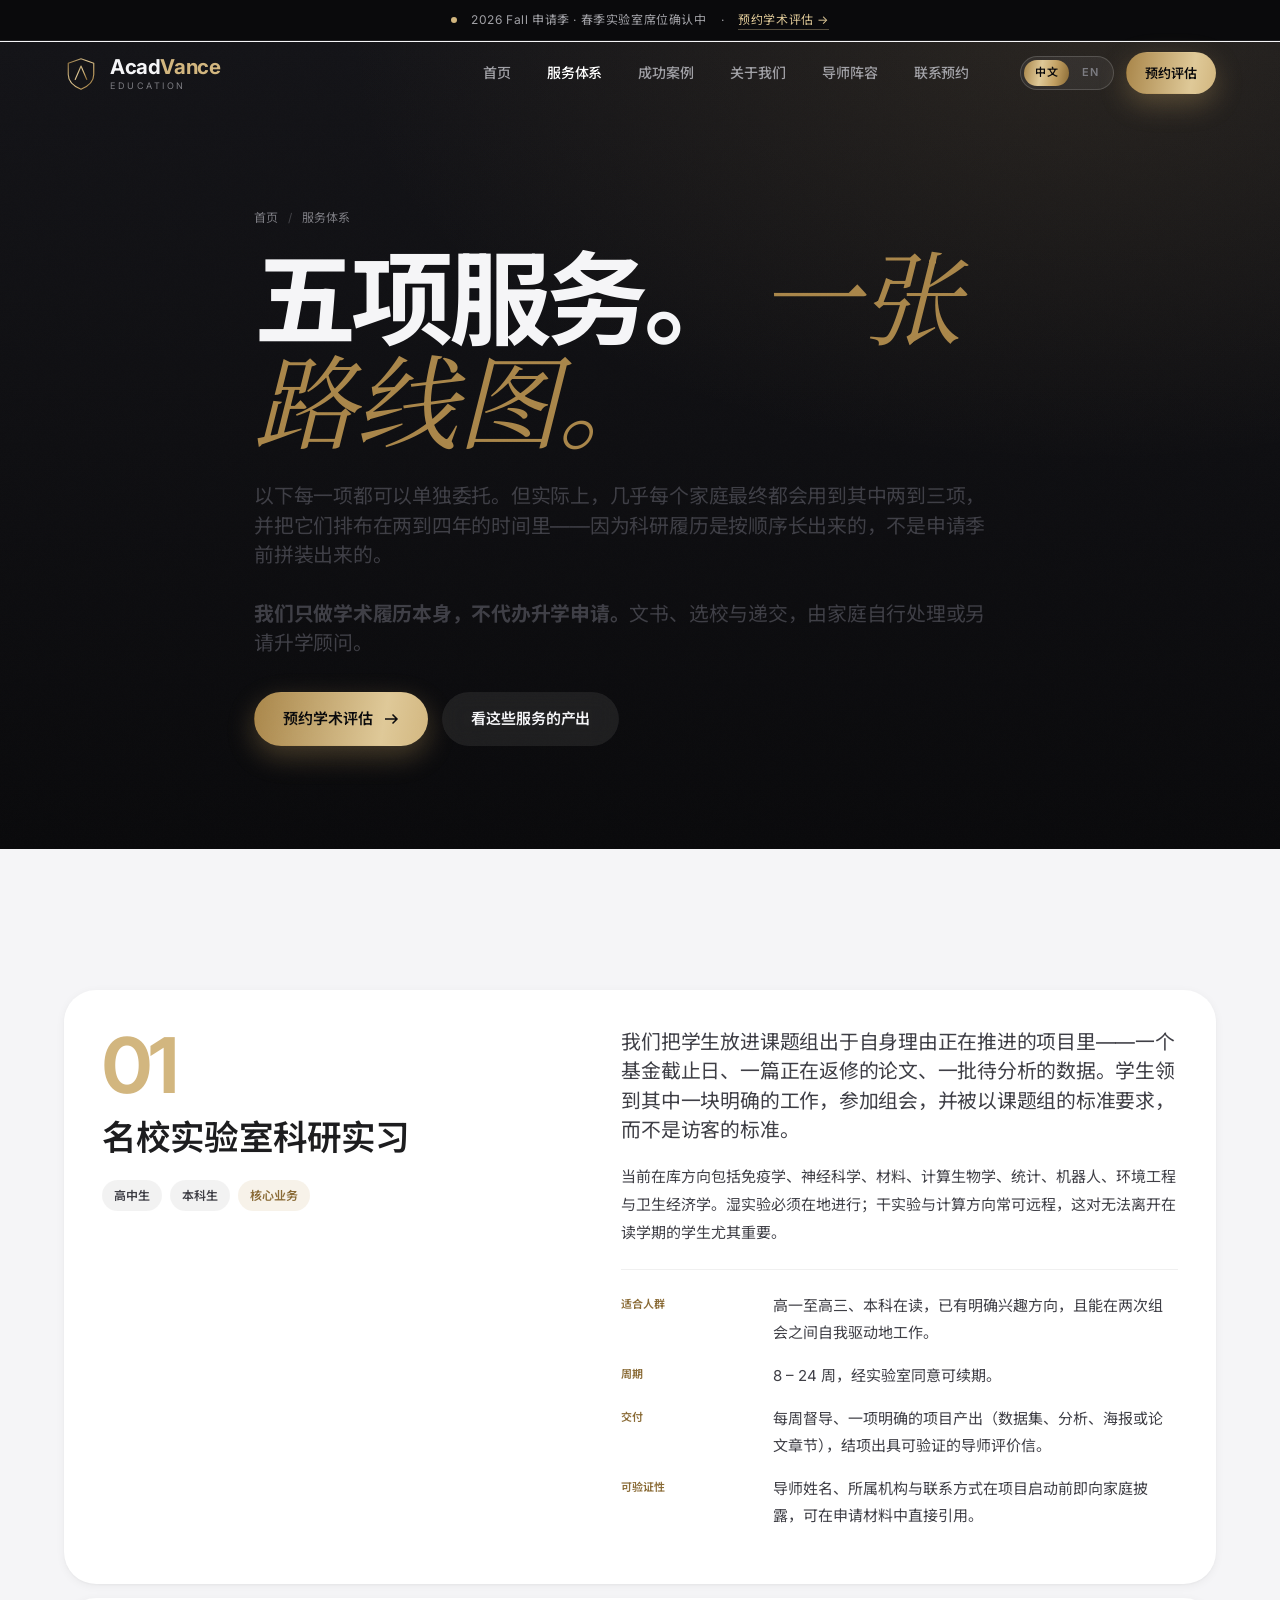
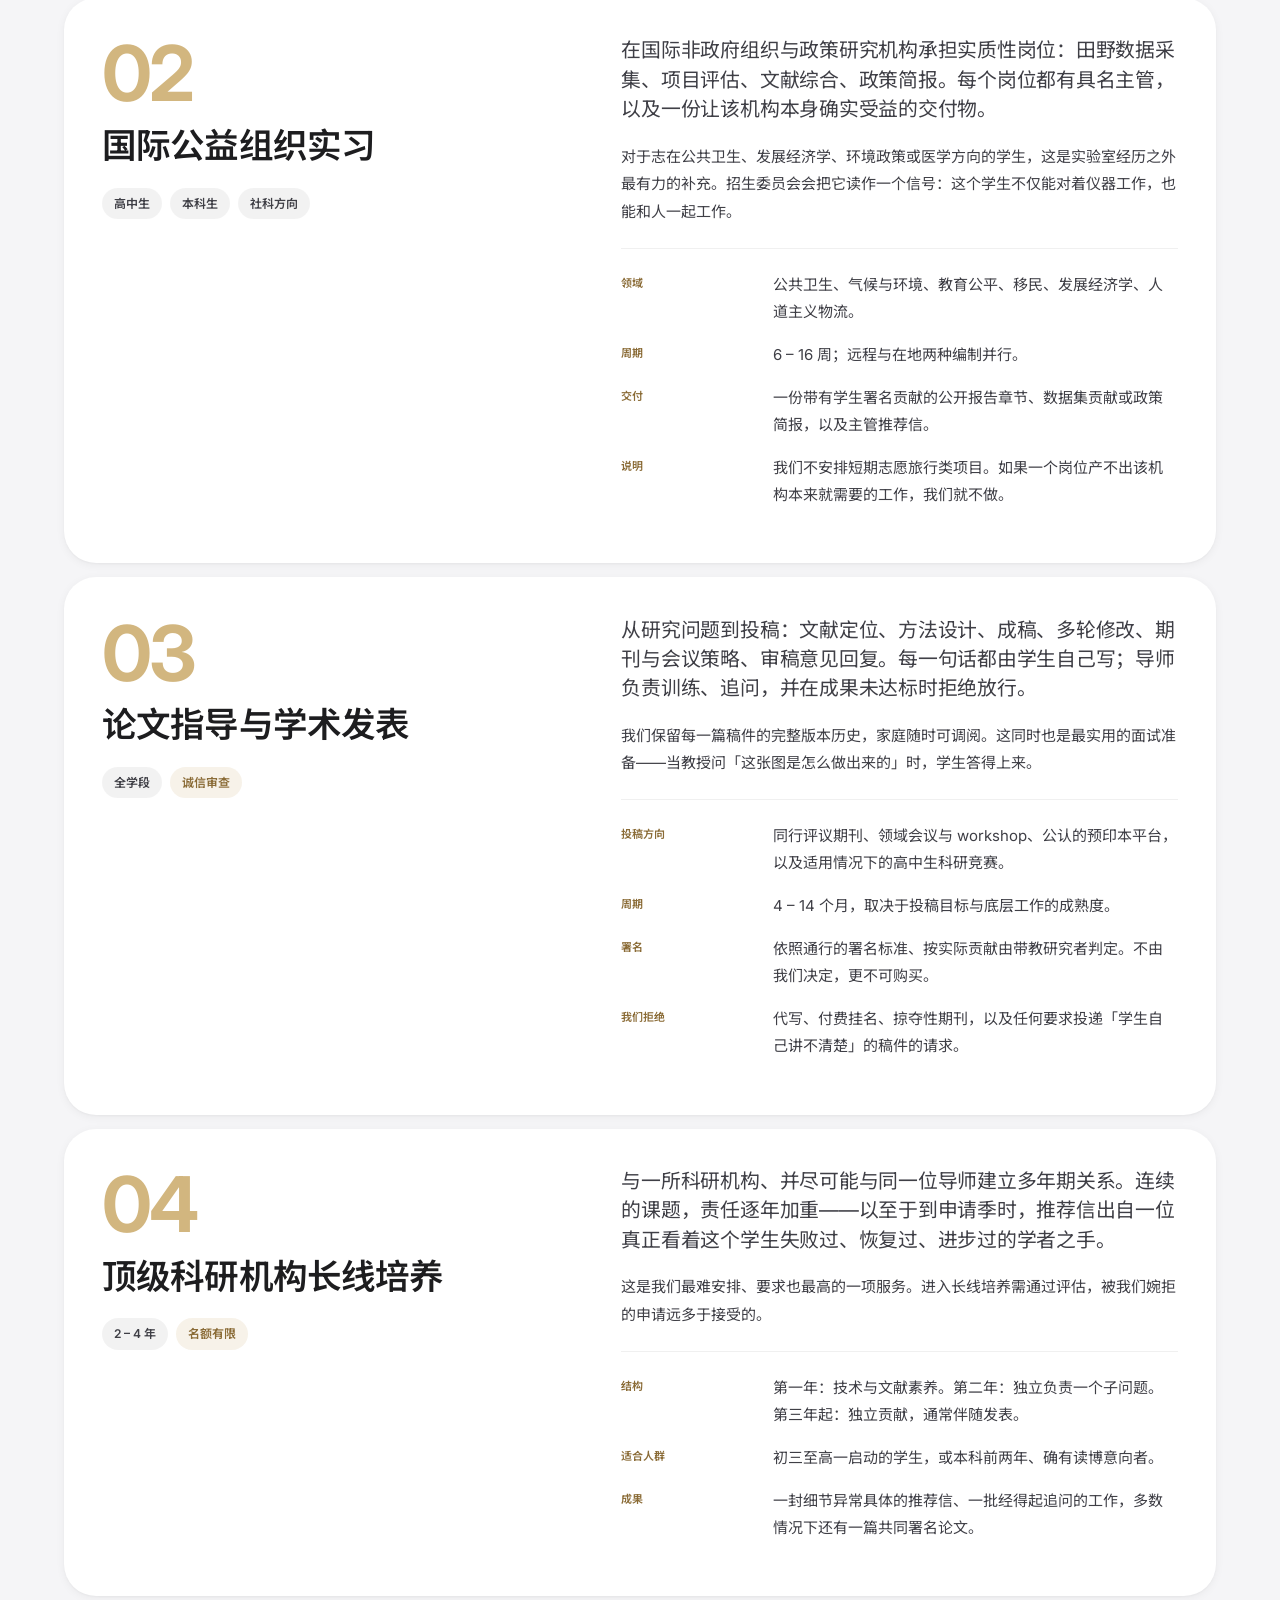
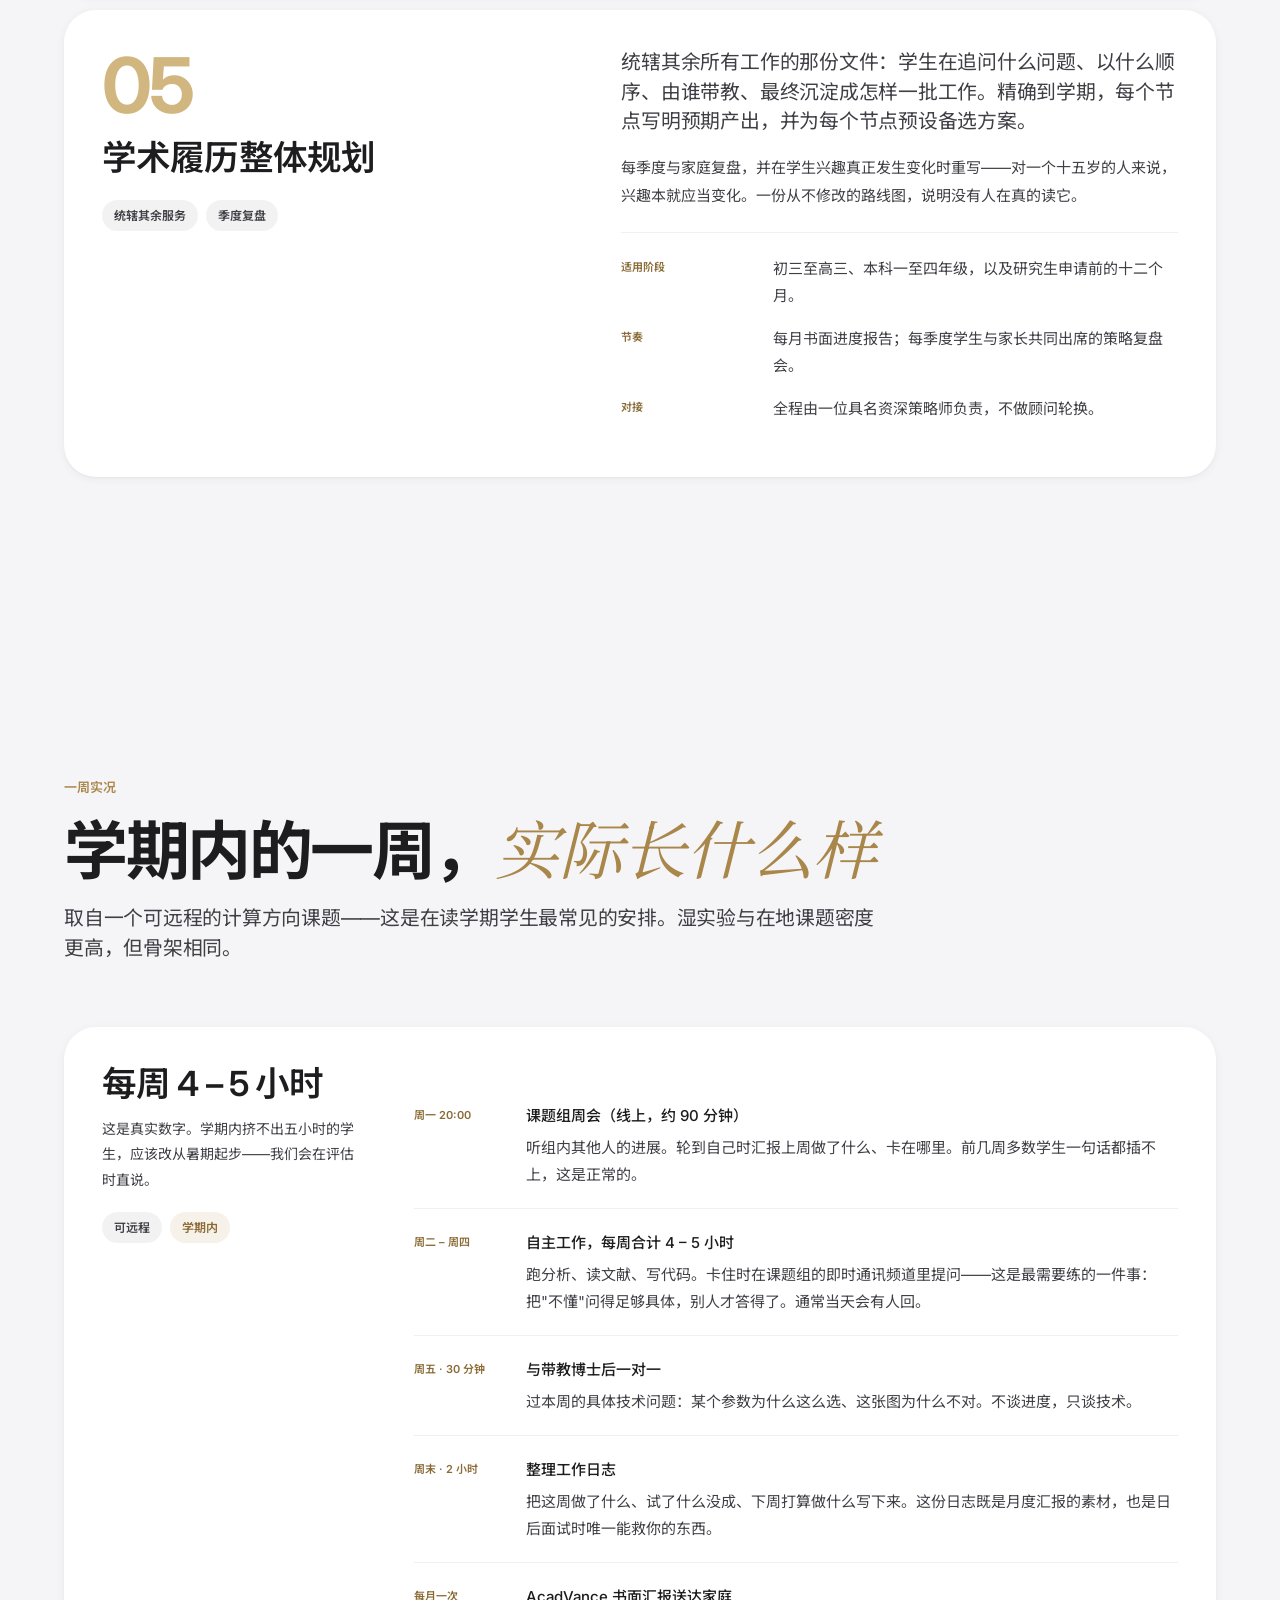
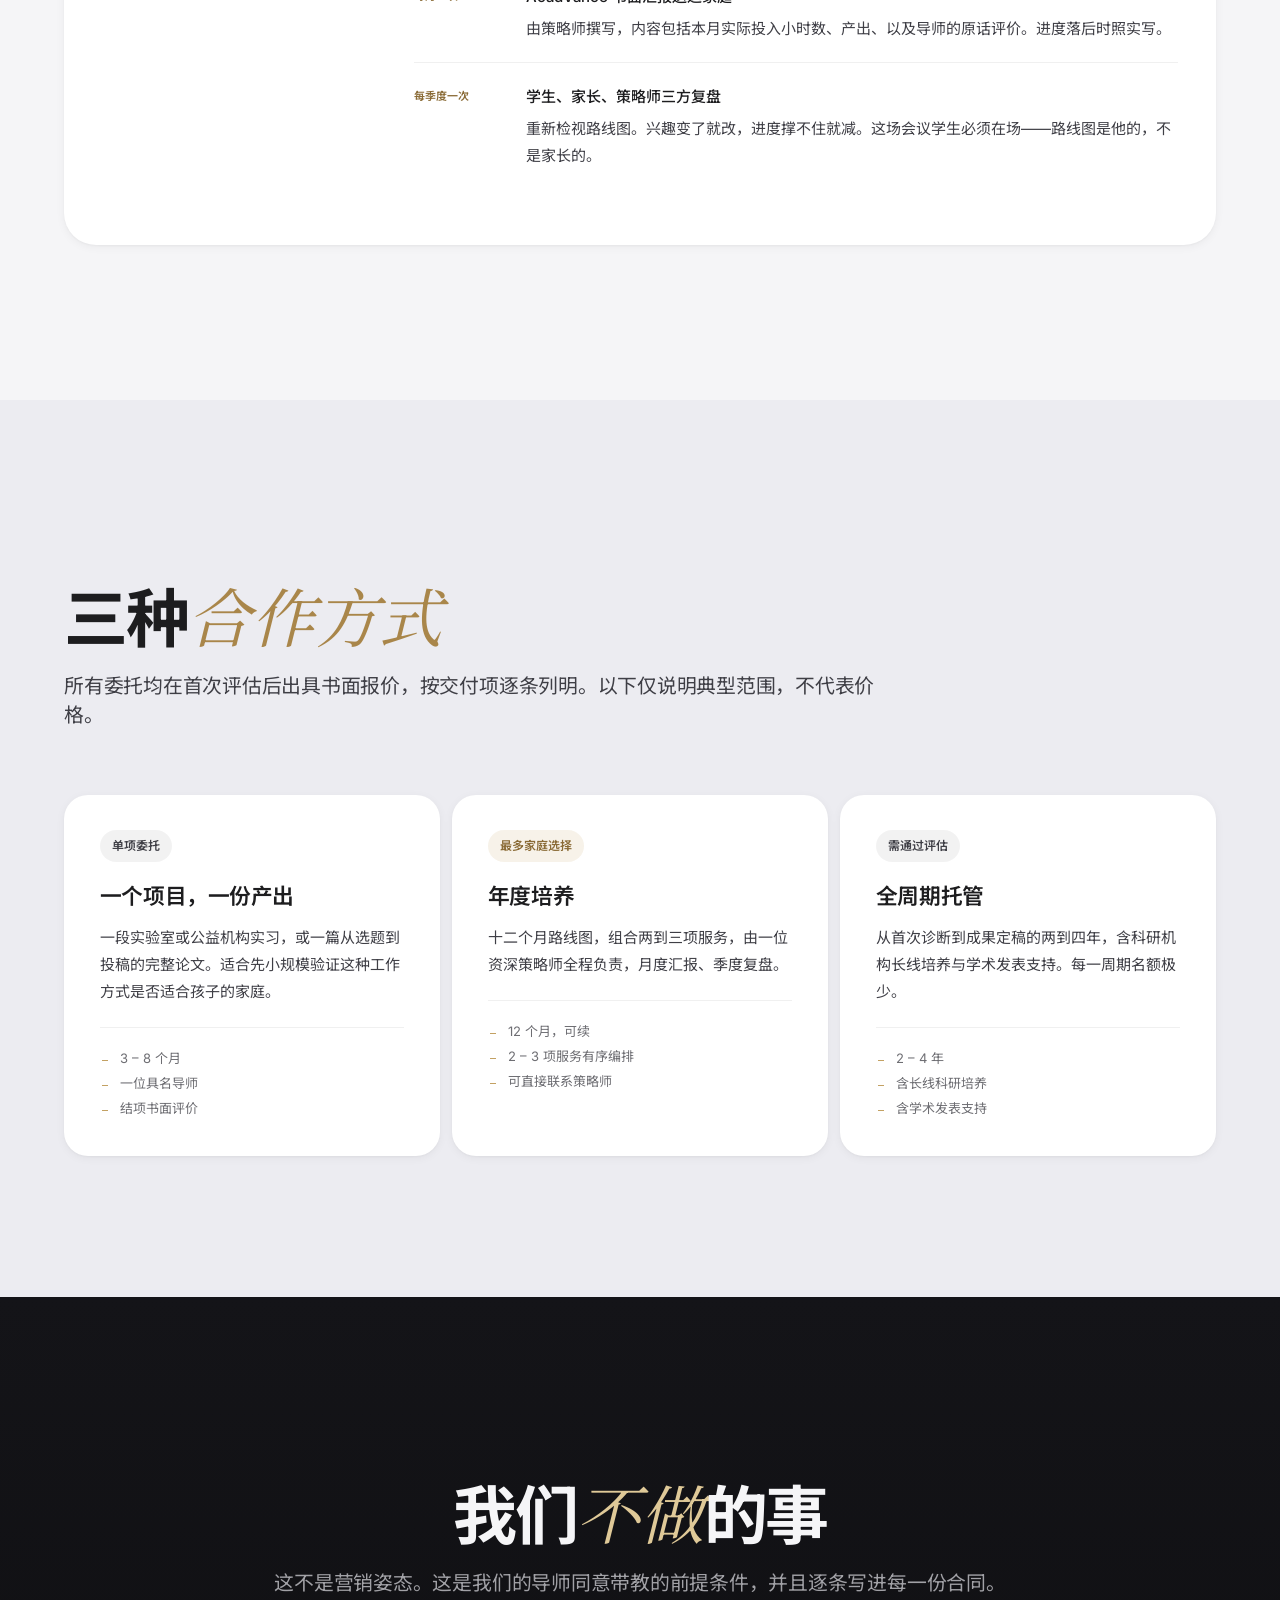
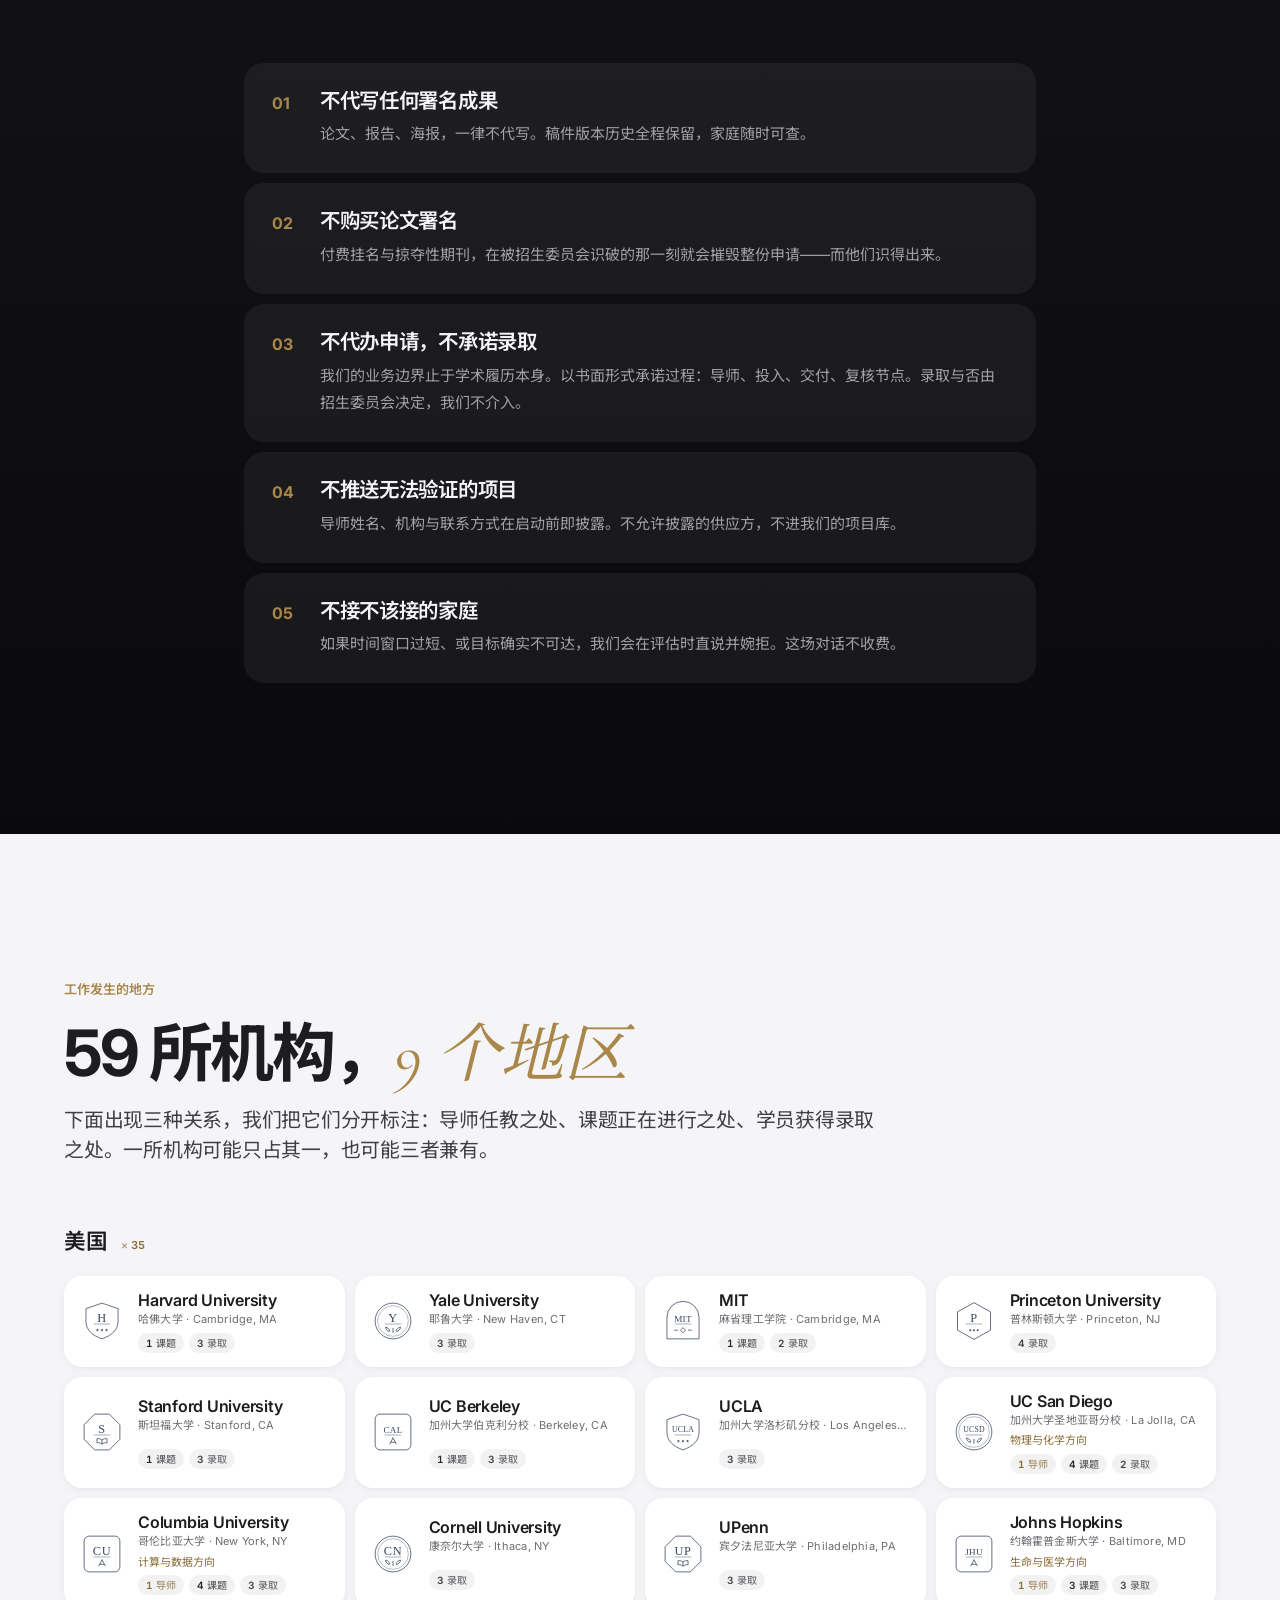
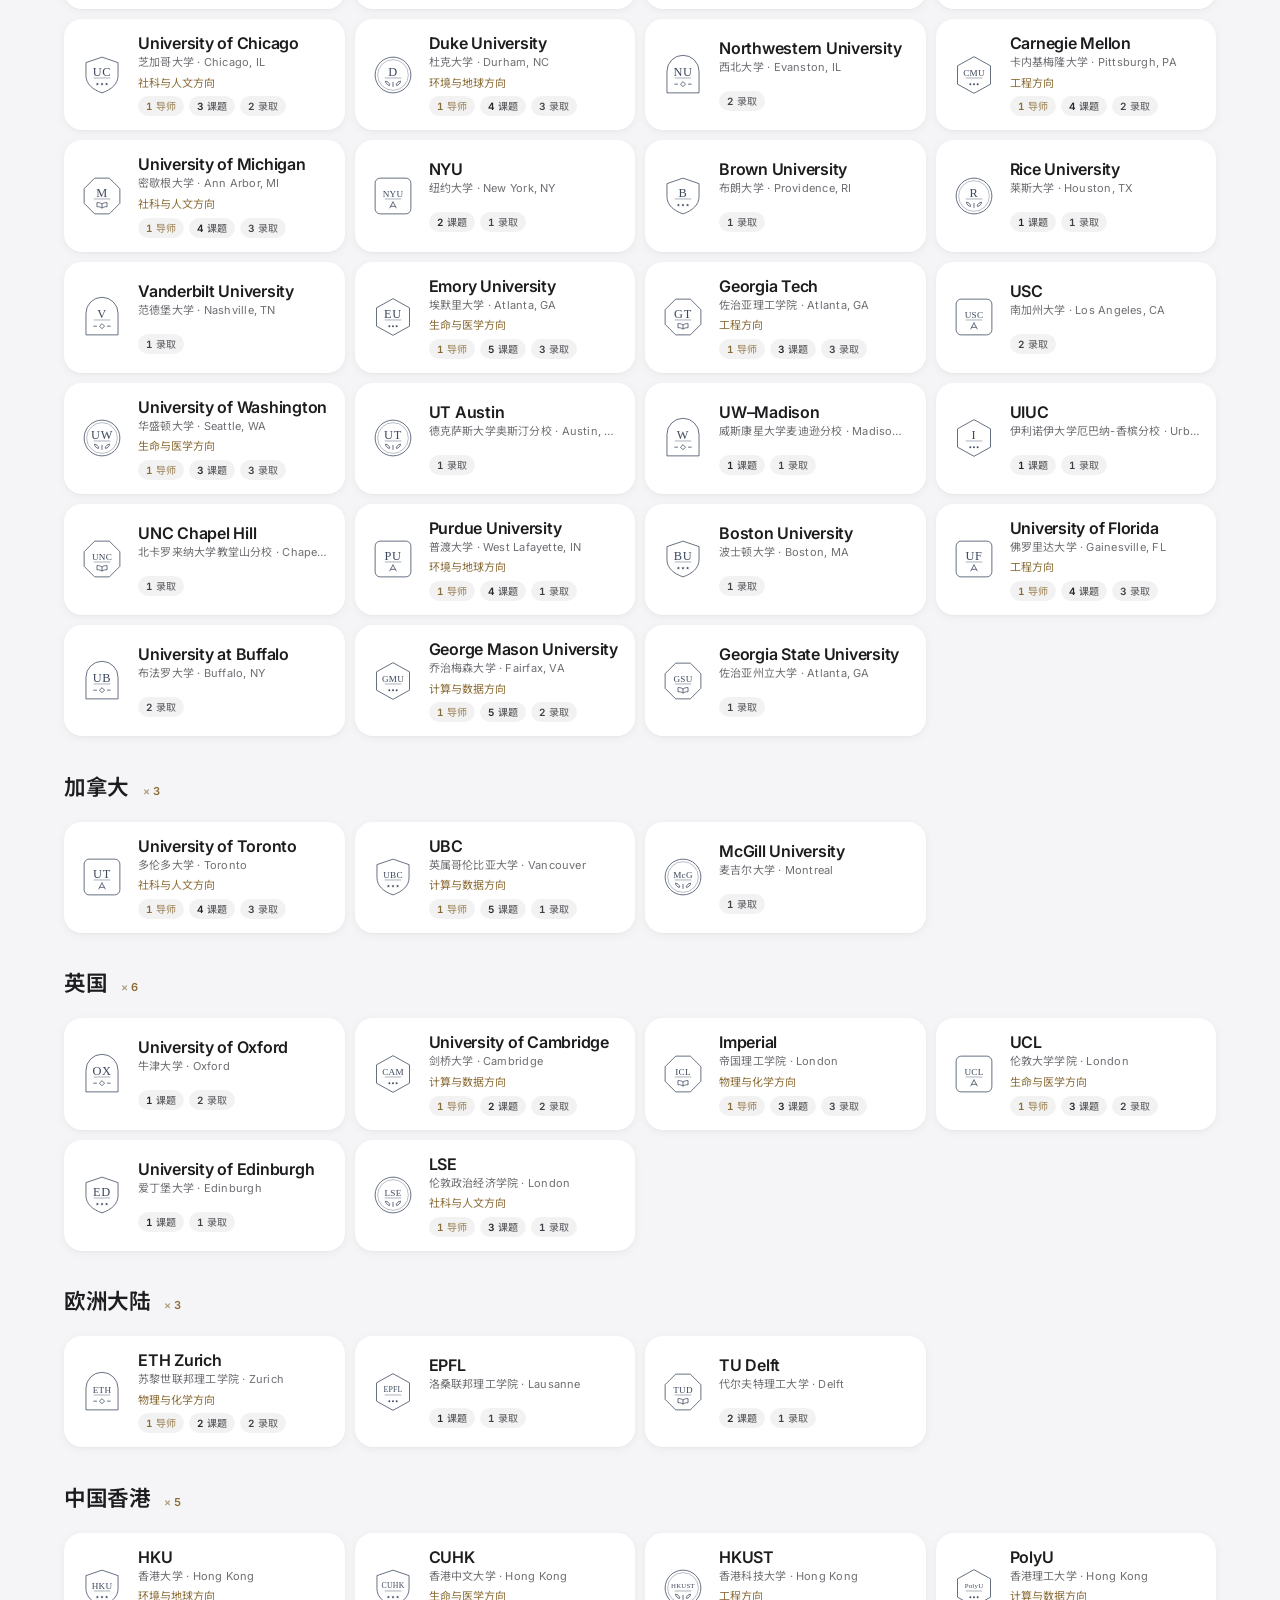
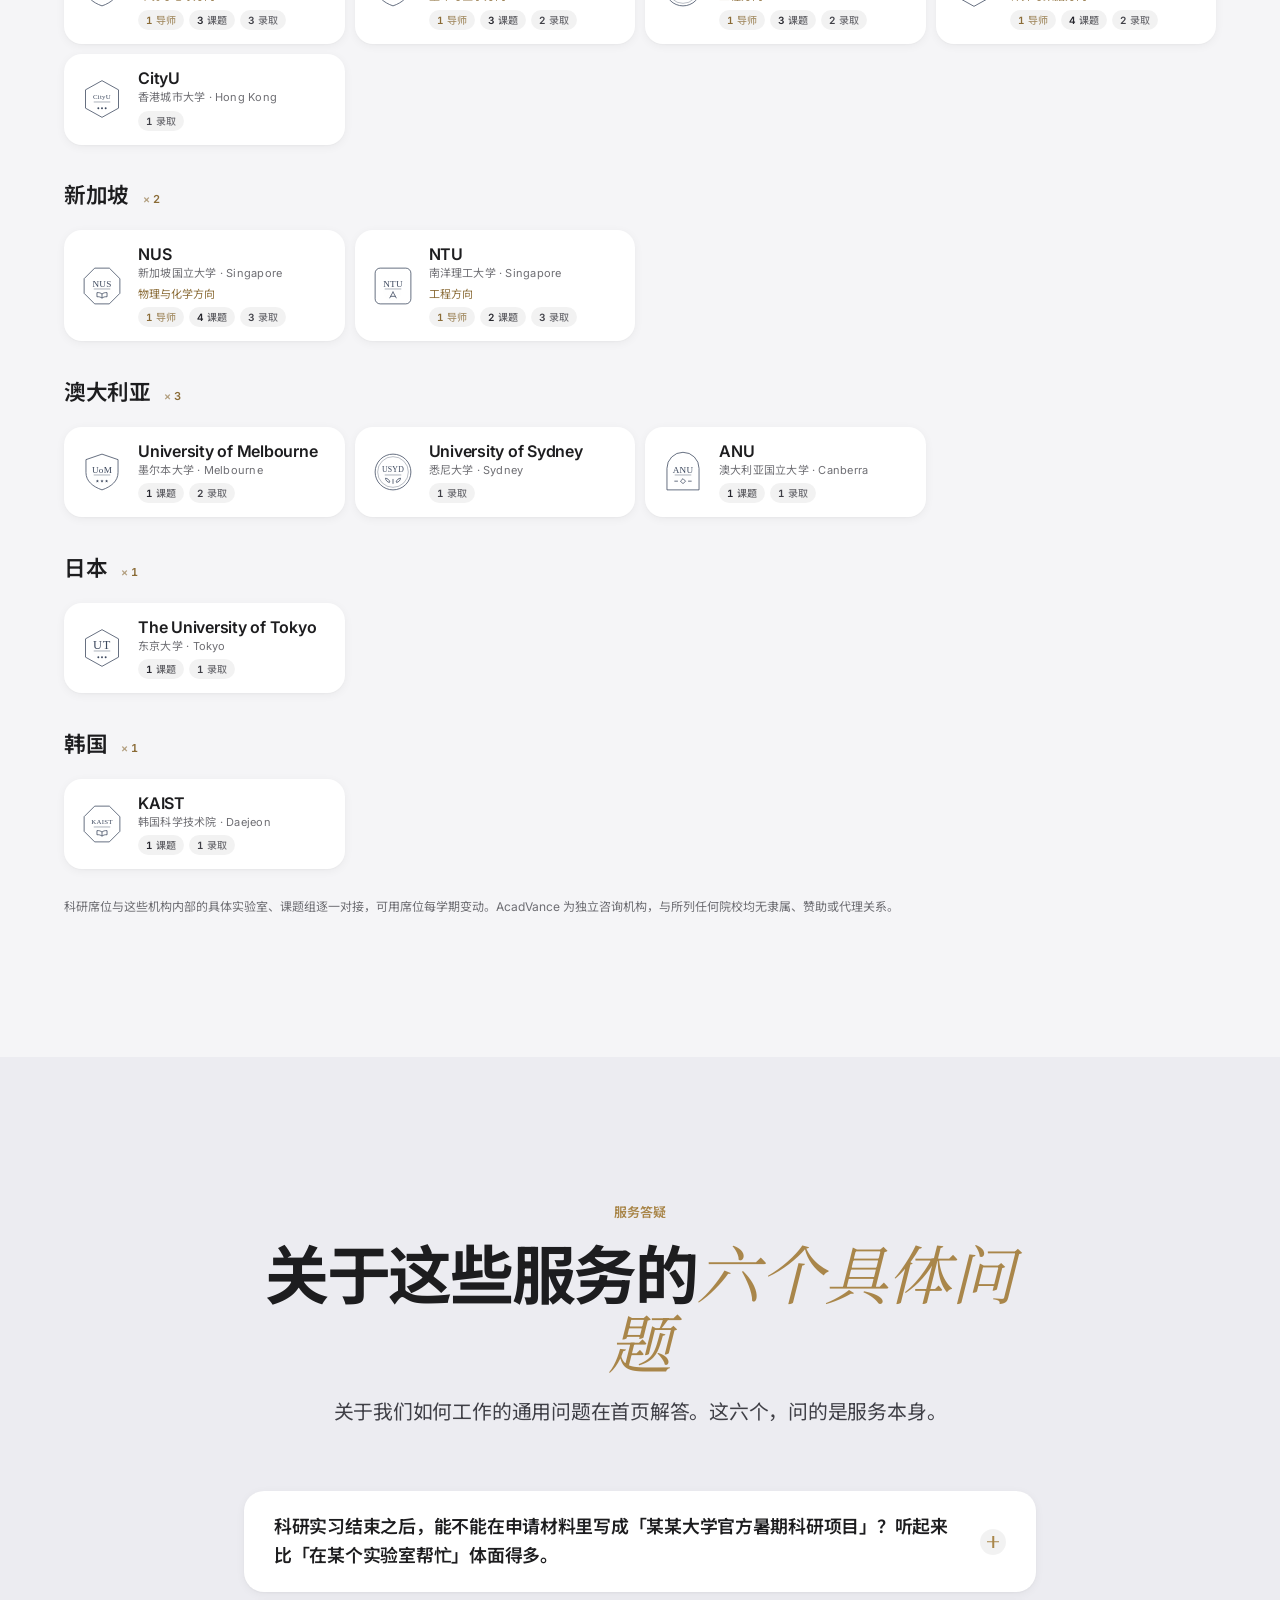
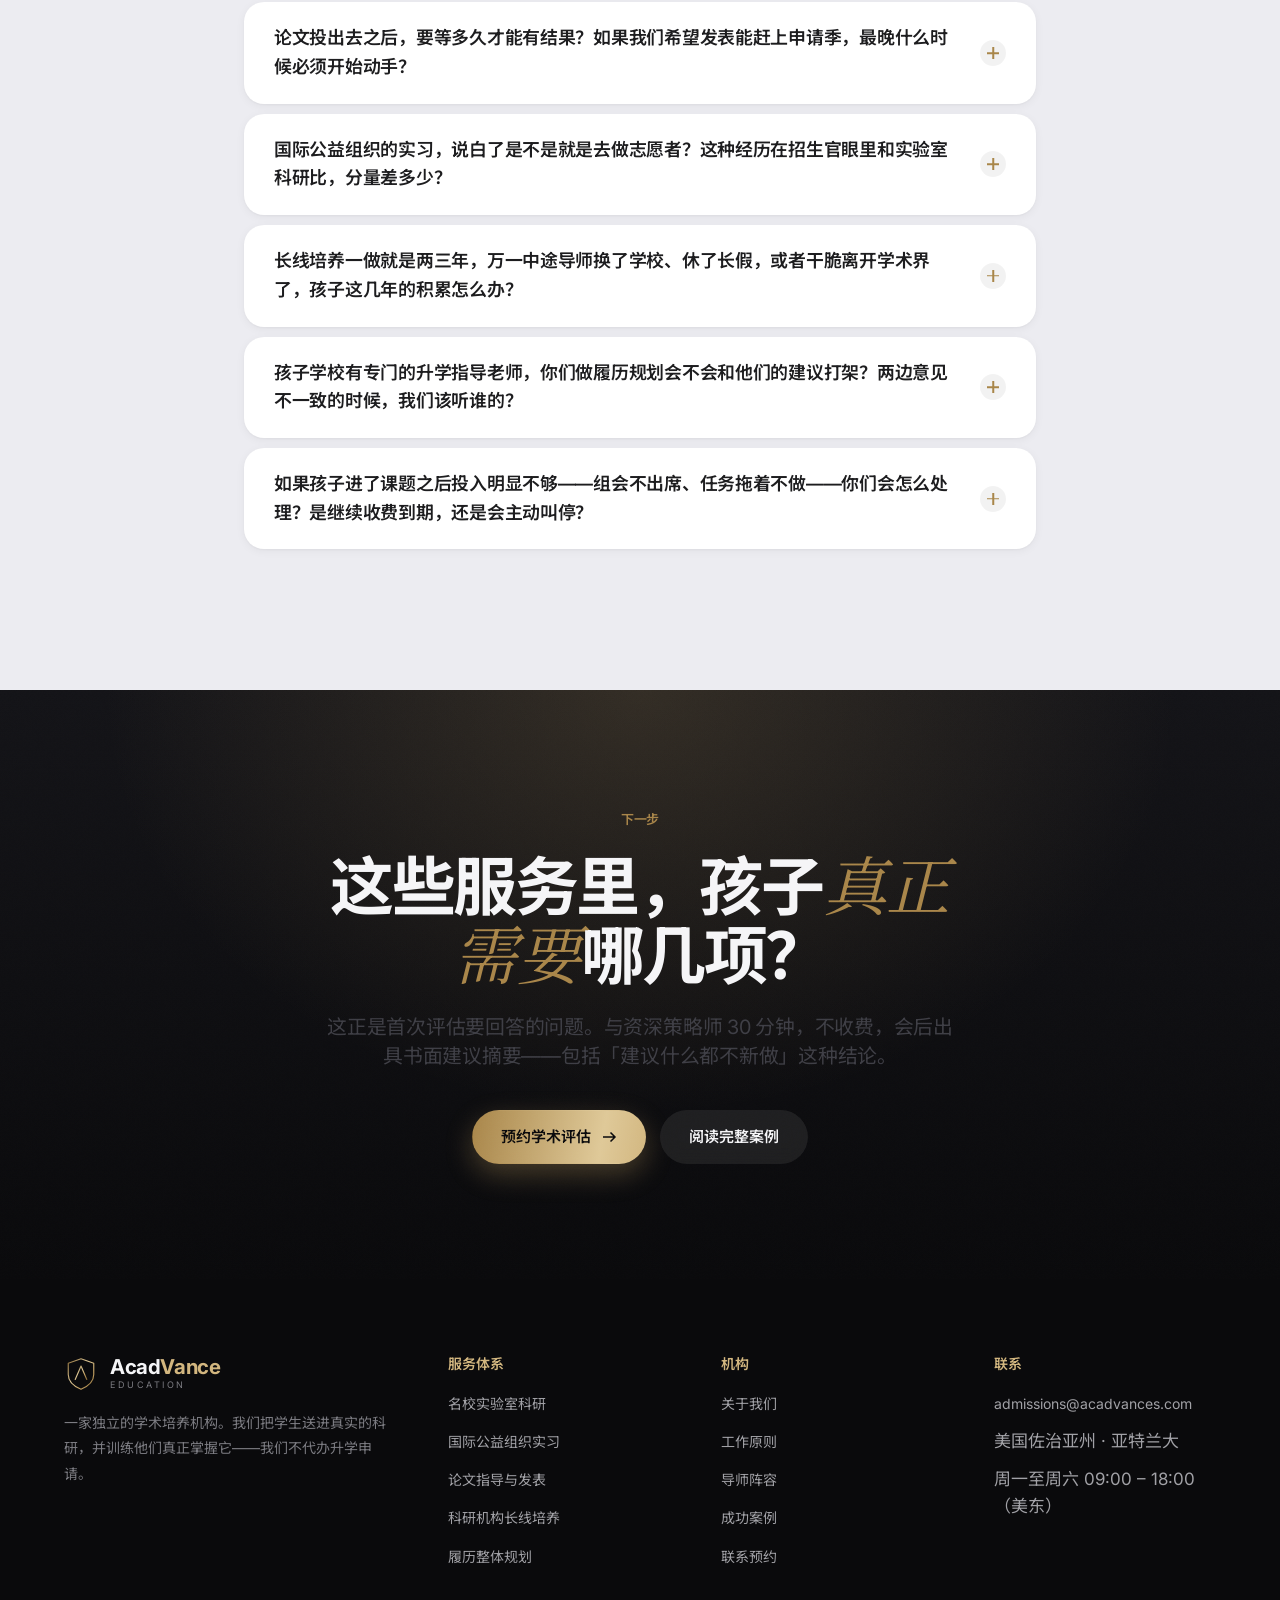
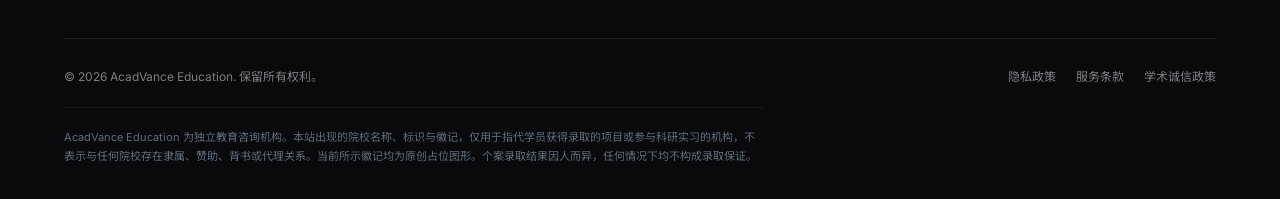
<file: services.html>
<!DOCTYPE html>
<html lang="zh-CN">
<head>
<meta charset="utf-8">
<meta name="viewport" content="width=device-width, initial-scale=1">
<title>服务体系 · AcadVance Education</title>
<meta name="description" content="名校实验室科研实习、国际公益组织实习、论文指导与学术发表、顶级科研机构长线培养、学术履历整体规划——AcadVance 五条业务线的完整交付说明。"
      data-en-content="Laboratory research placements, international non-profit internships, academic writing and publication, institute-track mentorship and portfolio strategy — the full AcadVance service architecture. We build the academic record; we do not handle applications.">
<meta name="robots" content="noindex, nofollow"><!-- 上线正式内容后删除此行，并把 robots.txt 改回 Allow -->
<meta name="theme-color" content="#05090F">

<link rel="icon" href="assets/img/favicon.svg" type="image/svg+xml">
<link rel="preconnect" href="https://fonts.googleapis.com">
<link rel="preconnect" href="https://fonts.gstatic.com" crossorigin>
<link href="https://fonts.googleapis.com/css2?family=Cormorant+Garamond:ital,wght@0,300;0,400;0,500;0,600;1,300;1,400&family=Inter:wght@400;500;600&family=Noto+Serif+SC:wght@300;400;500&family=Noto+Sans+SC:wght@300;400;500&display=swap" rel="stylesheet">

<link rel="stylesheet" href="assets/css/base.css?v=7e65edf9">
<link rel="stylesheet" href="assets/css/site.css?v=a90ec53b">
<link rel="stylesheet" href="assets/css/apple.css?v=ceba7ff0">
</head>

<body>
<a class="skip-link" href="#main" data-en="Skip to content">跳到主内容</a>
<div class="progress" aria-hidden="true"></div>

<div class="announce">
  <div class="announce__inner">
    <span class="announce__dot" aria-hidden="true"></span>
    <span data-en="2026 Fall intake — laboratory placements now confirming.">2026 Fall 申请季 · 春季实验室席位确认中</span>
    <span class="announce__sub">·</span>
    <a class="announce__sub" href="about.html#consult" data-en="Request an assessment">预约学术评估 →</a>
  </div>
</div>

<header class="nav">
  <div class="nav__inner">
    <a class="brand" href="index.html" aria-label="AcadVance Education">
      <svg class="brand__mark" viewBox="0 0 40 40" fill="none" aria-hidden="true">
        <defs><linearGradient id="bm1" x1="0" y1="0" x2="1" y2="1">
          <stop offset="0%" stop-color="#8A6B36"/><stop offset="42%" stop-color="#DFC998"/>
          <stop offset="72%" stop-color="#C3A163"/><stop offset="100%" stop-color="#8A6B36"/>
        </linearGradient></defs>
        <path d="M20 3.2 35 8.6v13.2c0 8.1-6.4 13.8-15 17.4C11.4 35.6 5 29.9 5 21.8V8.6Z" stroke="url(#bm1)" stroke-width="1.35" stroke-linejoin="round"/>
        <path d="M13.2 27.6 20 11.8l6.8 15.8" stroke="url(#bm1)" stroke-width="1.35" stroke-linecap="round" stroke-linejoin="round"/>
        <path d="M16.1 22.6h7.8" stroke="url(#bm1)" stroke-width="1.35" stroke-linecap="round"/>
      </svg>
      <span class="brand__text">
        <span class="brand__name">Acad<em>Vance</em></span>
        <span class="brand__sub">Education</span>
      </span>
    </a>

    <nav class="nav__menu" id="nav-menu" aria-label="主导航" data-en-aria-label="Main navigation">
      <a class="nav__link" href="index.html" data-en="Home">首页</a>
      <a class="nav__link" href="services.html" data-en="Services">服务体系</a>
      <a class="nav__link" href="cases.html" data-en="Outcomes">成功案例</a>
      <a class="nav__link" href="about.html" data-en="About">关于我们</a>
      <a class="nav__link" href="about.html#mentors" data-en="Mentors">导师阵容</a>
      <a class="nav__link" href="about.html#consult" data-en="Contact">联系预约</a>
    </nav>

    <div class="nav__actions">
      <div class="lang" role="group" aria-label="语言切换" data-en-aria-label="Language">
        <button class="lang__btn is-active" type="button" data-lang-btn="zh" aria-pressed="true">中文</button>
        <button class="lang__btn" type="button" data-lang-btn="en" aria-pressed="false">EN</button>
      </div>
      <a class="btn btn--gold btn--sm" href="about.html#consult" data-en="Book an Assessment">预约评估</a>
      <button class="nav__burger" type="button" aria-label="打开菜单" data-en-aria-label="Open menu"
              aria-expanded="false" aria-controls="nav-menu"><span></span></button>
    </div>
  </div>
</header>

<main id="main">

<!-- ============================ 页头 ============================ -->
<section class="page-hero texture-noise">
  <div class="page-hero__bg" aria-hidden="true"></div>
  <div class="container page-hero__inner">
    <nav class="crumbs" aria-label="面包屑" data-en-aria-label="Breadcrumb">
      <a href="index.html" data-en="Home">首页</a>
      <span aria-hidden="true">/</span>
      <span data-en="Services">服务体系</span>
    </nav>

    <h1 class="display-1 page-hero__title" data-reveal>
      <span data-en="Five services.">五项服务。</span>
      <span class="accent-italic" data-en="One roadmap.">一张路线图。</span>
    </h1>

    <p class="lede page-hero__lede" data-reveal
       data-en="Each service below can be commissioned on its own. In practice, almost every family ends up with two or three of them sequenced across two to four years — because a research record is built in order, not assembled at the end.<br><br><strong>We build the academic record only; we do not handle university applications.</strong> Essays, school lists and submissions stay with the family or a separate admissions consultant.">
      以下每一项都可以单独委托。但实际上，几乎每个家庭最终都会用到其中两到三项，并把它们排布在两到四年的时间里——因为科研履历是按顺序长出来的，不是申请季前拼装出来的。<br><br><strong>我们只做学术履历本身，不代办升学申请。</strong>文书、选校与递交，由家庭自行处理或另请升学顾问。
    </p>

    <div class="cluster" style="margin-top:34px;" data-reveal>
      <a class="btn btn--gold" href="about.html#consult">
        <span data-en="Request an Assessment">预约学术评估</span>
        <svg class="btn__arrow" viewBox="0 0 16 16" fill="none" stroke="currentColor" stroke-width="1.5" aria-hidden="true"><path d="M2 8h12M9.5 3.5 14 8l-4.5 4.5"/></svg>
      </a>
      <a class="btn btn--ghost-dark" href="cases.html" data-en="See the outcomes">看这些服务的产出</a>
    </div>
  </div>
</section>

<!-- ============================ 服务详解 ============================ -->
<section class="section">
  <div class="container">

    <!-- 01 -->
    <article class="svc-detail" id="lab" data-reveal>
      <div>
        <div class="svc-detail__idx">01</div>
        <h2 class="display-3 svc-detail__title" data-en="University Laboratory Research Placements">名校实验室科研实习</h2>
        <div class="svc-detail__tags">
          <span class="pill" data-en="High school">高中生</span>
          <span class="pill" data-en="Undergraduate">本科生</span>
          <span class="pill pill--gold" data-en="Flagship">核心业务</span>
        </div>
      </div>
      <div>
        <p class="lede" data-en="We place students inside projects that a research group is already running for its own reasons — a grant deadline, a paper in revision, a dataset that needs analysing. The student receives a defined slice of that work, attends group meetings, and is held to the group's standard rather than a visitor's.">
          我们把学生放进课题组出于自身理由正在推进的项目里——一个基金截止日、一篇正在返修的论文、一批待分析的数据。学生领到其中一块明确的工作，参加组会，并被以课题组的标准要求，而不是访客的标准。
        </p>
        <p style="margin-top:18px;color:var(--text-2);font-size:.9375rem;line-height:1.85;"
           data-en="Fields currently active include immunology, neuroscience, materials, computational biology, statistics, robotics, environmental engineering and health economics. Wet-lab placements are on-site; dry-lab and computational tracks are frequently remote-eligible, which matters for students who cannot leave school term.">
          当前在库方向包括免疫学、神经科学、材料、计算生物学、统计、机器人、环境工程与卫生经济学。湿实验必须在地进行；干实验与计算方向常可远程，这对无法离开在读学期的学生尤其重要。
        </p>
        <dl class="spec">
          <dt data-en="Suited to">适合人群</dt>
          <dd data-en="Grade 10 – 12 and undergraduate students with a stated field of interest and the discipline to work unsupervised between meetings.">
            高一至高三、本科在读，已有明确兴趣方向，且能在两次组会之间自我驱动地工作。
          </dd>
          <dt data-en="Duration">周期</dt>
          <dd data-en="8 – 24 weeks, extendable by mutual agreement with the laboratory.">8 – 24 周，经实验室同意可续期。</dd>
          <dt data-en="Deliverables">交付</dt>
          <dd data-en="Weekly supervision, a defined project output (dataset, analysis, poster or manuscript section), and a verifiable mentor evaluation letter on completion.">
            每周督导、一项明确的项目产出（数据集、分析、海报或论文章节），结项出具可验证的导师评价信。
          </dd>
          <dt data-en="Verification">可验证性</dt>
          <dd data-en="Mentor name, institution and contact are disclosed to the family before the placement begins and may be cited in applications.">
            导师姓名、所属机构与联系方式在项目启动前即向家庭披露，可在申请材料中直接引用。
          </dd>
        </dl>
      </div>
    </article>

    <!-- 02 -->
    <article class="svc-detail" id="ngo" data-reveal>
      <div>
        <div class="svc-detail__idx">02</div>
        <h2 class="display-3 svc-detail__title" data-en="International Non-Profit &amp; Policy Placements">国际公益组织实习</h2>
        <div class="svc-detail__tags">
          <span class="pill" data-en="High school">高中生</span>
          <span class="pill" data-en="Undergraduate">本科生</span>
          <span class="pill" data-en="Social sciences">社科方向</span>
        </div>
      </div>
      <div>
        <p class="lede" data-en="Substantive roles at international non-governmental organisations and policy institutes: field data collection, programme evaluation, literature synthesis, policy briefs. Every placement has a named supervisor and a deliverable that leaves the organisation better off.">
          在国际非政府组织与政策研究机构承担实质性岗位：田野数据采集、项目评估、文献综合、政策简报。每个岗位都有具名主管，以及一份让该机构本身确实受益的交付物。
        </p>
        <p style="margin-top:18px;color:var(--text-2);font-size:.9375rem;line-height:1.85;"
           data-en="This is the strongest complement to laboratory work for students heading into public health, development economics, environmental policy or medicine. Admissions committees read it as evidence that the student can work with people, not only with instruments.">
          对于志在公共卫生、发展经济学、环境政策或医学方向的学生，这是实验室经历之外最有力的补充。招生委员会会把它读作一个信号：这个学生不仅能对着仪器工作，也能和人一起工作。
        </p>
        <dl class="spec">
          <dt data-en="Focus areas">领域</dt>
          <dd data-en="Public health, climate and environment, education equity, migration, development economics, humanitarian logistics.">
            公共卫生、气候与环境、教育公平、移民、发展经济学、人道主义物流。
          </dd>
          <dt data-en="Duration">周期</dt>
          <dd data-en="6 – 16 weeks; remote and on-site cohorts run in parallel.">6 – 16 周；远程与在地两种编制并行。</dd>
          <dt data-en="Deliverables">交付</dt>
          <dd data-en="A published report section, dataset contribution or policy brief carrying the student's contribution, plus a supervisor reference.">
            一份带有学生署名贡献的公开报告章节、数据集贡献或政策简报，以及主管推荐信。
          </dd>
          <dt data-en="Note">说明</dt>
          <dd data-en="We do not arrange short-stay volunteer tourism. If a placement cannot produce work the organisation would have needed anyway, we do not offer it.">
            我们不安排短期志愿旅行类项目。如果一个岗位产不出该机构本来就需要的工作，我们就不做。
          </dd>
        </dl>
      </div>
    </article>

    <!-- 03 -->
    <article class="svc-detail" id="paper" data-reveal>
      <div>
        <div class="svc-detail__idx">03</div>
        <h2 class="display-3 svc-detail__title" data-en="Academic Writing, Publication &amp; Conference">论文指导与学术发表</h2>
        <div class="svc-detail__tags">
          <span class="pill" data-en="All levels">全学段</span>
          <span class="pill pill--gold" data-en="Integrity-reviewed">诚信审查</span>
        </div>
      </div>
      <div>
        <p class="lede" data-en="From research question to submission: positioning within the literature, method design, drafting, revision cycles, venue strategy, and response to reviewers. The student writes every sentence; the mentor trains, questions and refuses to sign off on work that is not ready.">
          从研究问题到投稿：文献定位、方法设计、成稿、多轮修改、期刊与会议策略、审稿意见回复。每一句话都由学生自己写；导师负责训练、追问，并在成果未达标时拒绝放行。
        </p>
        <p style="margin-top:18px;color:var(--text-2);font-size:.9375rem;line-height:1.85;"
           data-en="We keep the complete draft history for every manuscript and make it available to the family at any time. It is also, quite practically, the student's best preparation for an interview in which a professor asks how a figure was produced.">
          我们保留每一篇稿件的完整版本历史，家庭随时可调阅。这同时也是最实用的面试准备——当教授问「这张图是怎么做出来的」时，学生答得上来。
        </p>
        <dl class="spec">
          <dt data-en="Venues">投稿方向</dt>
          <dd data-en="Peer-reviewed journals, field conferences and workshops, recognised preprint servers, and high-school research competitions where appropriate.">
            同行评议期刊、领域会议与 workshop、公认的预印本平台，以及适用情况下的高中生科研竞赛。
          </dd>
          <dt data-en="Duration">周期</dt>
          <dd data-en="4 – 14 months depending on the venue and the state of the underlying work.">4 – 14 个月，取决于投稿目标与底层工作的成熟度。</dd>
          <dt data-en="Authorship">署名</dt>
          <dd data-en="Determined by contribution under standard authorship criteria, by the supervising researcher — never by us, and never by purchase.">
            依照通行的署名标准、按实际贡献由带教研究者判定。不由我们决定，更不可购买。
          </dd>
          <dt data-en="We decline">我们拒绝</dt>
          <dd data-en="Ghost-writing, paid authorship slots, predatory venues, and any request to submit work the student cannot defend.">
            代写、付费挂名、掠夺性期刊，以及任何要求投递「学生自己讲不清楚」的稿件的请求。
          </dd>
        </dl>
      </div>
    </article>

    <!-- 04 -->
    <article class="svc-detail" id="institute" data-reveal>
      <div>
        <div class="svc-detail__idx">04</div>
        <h2 class="display-3 svc-detail__title" data-en="Institute-Track Long-Form Mentorship">顶级科研机构长线培养</h2>
        <div class="svc-detail__tags">
          <span class="pill" data-en="2 – 4 years">2 – 4 年</span>
          <span class="pill pill--gold" data-en="Limited places">名额有限</span>
        </div>
      </div>
      <div>
        <p class="lede" data-en="A multi-year relationship with one research institute and, wherever possible, one mentor. Successive projects of increasing ownership, so that by application season the recommendation letter is written by someone who has watched the student fail, recover and improve.">
          与一所科研机构、并尽可能与同一位导师建立多年期关系。连续的课题，责任逐年加重——以至于到申请季时，推荐信出自一位真正看着这个学生失败过、恢复过、进步过的学者之手。
        </p>
        <p style="margin-top:18px;color:var(--text-2);font-size:.9375rem;line-height:1.85;"
           data-en="This is the most demanding thing we offer and the hardest to place. Admission to the track is by assessment, and we turn down more requests for it than we accept.">
          这是我们最难安排、要求也最高的一项服务。进入长线培养需通过评估，被我们婉拒的申请远多于接受的。
        </p>
        <dl class="spec">
          <dt data-en="Structure">结构</dt>
          <dd data-en="Year one: technique and literacy. Year two: an owned sub-question. Year three onward: independent contribution and, typically, publication.">
            第一年：技术与文献素养。第二年：独立负责一个子问题。第三年起：独立贡献，通常伴随发表。
          </dd>
          <dt data-en="Suited to">适合人群</dt>
          <dd data-en="Students starting in Grade 9 – 10, or undergraduates in their first two years, with a genuine intention to pursue doctoral study.">
            初三至高一启动的学生，或本科前两年、确有读博意向者。
          </dd>
          <dt data-en="Outcome">成果</dt>
          <dd data-en="A recommendation letter of unusual specificity, a defensible body of work, and in most cases a co-authored publication.">
            一封细节异常具体的推荐信、一批经得起追问的工作，多数情况下还有一篇共同署名论文。
          </dd>
        </dl>
      </div>
    </article>

    <!-- 05 -->
    <article class="svc-detail" id="roadmap" data-reveal>
      <div>
        <div class="svc-detail__idx">05</div>
        <h2 class="display-3 svc-detail__title" data-en="Portfolio Strategy &amp; Annual Roadmap">学术履历整体规划</h2>
        <div class="svc-detail__tags">
          <span class="pill" data-en="Governs the rest">统辖其余服务</span>
          <span class="pill" data-en="Quarterly review">季度复盘</span>
        </div>
      </div>
      <div>
        <p class="lede" data-en="The document that governs everything else: which question the student is pursuing, in what order, with which mentor, and toward what body of work. Dated to the term, with an intended artefact at every checkpoint and an explicit fallback for each.">
          统辖其余所有工作的那份文件：学生在追问什么问题、以什么顺序、由谁带教、最终沉淀成怎样一批工作。精确到学期，每个节点写明预期产出，并为每个节点预设备选方案。
        </p>
        <p style="margin-top:18px;color:var(--text-2);font-size:.9375rem;line-height:1.85;"
           data-en="Reviewed with the family every quarter and rewritten whenever the student's interests genuinely shift — which, for a fifteen-year-old, they should. A roadmap that never changes is a roadmap nobody is reading.">
          每季度与家庭复盘，并在学生兴趣真正发生变化时重写——对一个十五岁的人来说，兴趣本就应当变化。一份从不修改的路线图，说明没有人在真的读它。
        </p>
        <dl class="spec">
          <dt data-en="Entry points">适用阶段</dt>
          <dd data-en="Grade 9 through Grade 12, undergraduate years one to four, and the twelve months preceding a graduate application.">
            初三至高三、本科一至四年级，以及研究生申请前的十二个月。
          </dd>
          <dt data-en="Cadence">节奏</dt>
          <dd data-en="Monthly written progress report; quarterly strategy review with both student and parents present.">
            每月书面进度报告；每季度学生与家长共同出席的策略复盘会。
          </dd>
          <dt data-en="Access">对接</dt>
          <dd data-en="One named senior strategist for the duration of the engagement. No handler rotation.">
            全程由一位具名资深策略师负责，不做顾问轮换。
          </dd>
        </dl>
      </div>
    </article>

  </div>
</section>

<!-- ============================ 一周实况 ============================ -->
<section class="section">
  <div class="container">
    <div class="section-head">
      <span class="eyebrow" data-reveal data-en="A Week in Practice">一周实况</span>
      <h2 class="display-2" data-reveal data-en="What a term-time week <span class=&quot;accent-italic&quot;>actually looks like</span>.">
        学期内的一周，<span class="accent-italic">实际长什么样</span>
      </h2>
      <p class="lede" data-reveal
         data-en="Taken from a remote computational placement — the most common arrangement for a student still in school. Wet-lab and on-site placements are denser but follow the same skeleton.">
        取自一个可远程的计算方向课题——这是在读学期学生最常见的安排。湿实验与在地课题密度更高，但骨架相同。
      </p>
    </div>

    <div class="narrative" data-reveal>
      <div class="narrative__aside">
        <p class="display-3" data-en="4 – 5 hrs">每周 4 – 5 小时</p>
        <p style="margin-top:12px;font-size:.875rem;line-height:1.8;color:var(--text-2);"
           data-en="This is the real number. A student who cannot protect five hours a week during term should start in the summer instead — we will say so at the assessment.">
          这是真实数字。学期内挤不出五小时的学生，应该改从暑期起步——我们会在评估时直说。
        </p>
        <div class="cluster" style="margin-top:20px;gap:8px;">
          <span class="pill" data-en="Remote">可远程</span>
          <span class="pill pill--gold" data-en="Term-time">学期内</span>
        </div>
      </div>

      <div>
        <dl>
          <div class="narrative__phase">
            <dt data-en="Mon 20:00">周一 20:00</dt>
            <dd>
              <strong style="display:block;color:var(--text);font-weight:500;margin-bottom:5px;" data-en="Group meeting, online, about 90 minutes">课题组周会（线上，约 90 分钟）</strong>
              <span data-en="You listen to everyone else’s progress, and when your turn comes you report what you did last week and where you are stuck. For the first few weeks most students cannot contribute a sentence. That is normal.">听组内其他人的进展。轮到自己时汇报上周做了什么、卡在哪里。前几周多数学生一句话都插不上，这是正常的。</span>
            </dd>
          </div>
          <div class="narrative__phase">
            <dt data-en="Tue – Thu">周二 – 周四</dt>
            <dd>
              <strong style="display:block;color:var(--text);font-weight:500;margin-bottom:5px;" data-en="Independent work, four to five hours across the week">自主工作，每周合计 4 – 5 小时</strong>
              <span data-en="Running analyses, reading, writing code. When you are stuck you ask in the group’s chat channel — and this is the single hardest skill to acquire: phrasing “I don’t understand” specifically enough that someone can answer. Usually someone replies the same day.">跑分析、读文献、写代码。卡住时在课题组的即时通讯频道里提问——这是最需要练的一件事：把"不懂"问得足够具体，别人才答得了。通常当天会有人回。</span>
            </dd>
          </div>
          <div class="narrative__phase">
            <dt data-en="Fri, 30 minutes">周五 · 30 分钟</dt>
            <dd>
              <strong style="display:block;color:var(--text);font-weight:500;margin-bottom:5px;" data-en="One-to-one with the supervising postdoc">与带教博士后一对一</strong>
              <span data-en="The week’s concrete technical questions: why that parameter, why this figure is wrong. Not a progress review — purely technical.">过本周的具体技术问题：某个参数为什么这么选、这张图为什么不对。不谈进度，只谈技术。</span>
            </dd>
          </div>
          <div class="narrative__phase">
            <dt data-en="Weekend, 2 hours">周末 · 2 小时</dt>
            <dd>
              <strong style="display:block;color:var(--text);font-weight:500;margin-bottom:5px;" data-en="Update the work log">整理工作日志</strong>
              <span data-en="Write down what you did, what you tried that failed, and what you plan next. This log is the raw material for the monthly report — and the only thing that will save you at an interview later.">把这周做了什么、试了什么没成、下周打算做什么写下来。这份日志既是月度汇报的素材，也是日后面试时唯一能救你的东西。</span>
            </dd>
          </div>
          <div class="narrative__phase">
            <dt data-en="Monthly">每月一次</dt>
            <dd>
              <strong style="display:block;color:var(--text);font-weight:500;margin-bottom:5px;" data-en="A written report reaches the family">AcadVance 书面汇报送达家庭</strong>
              <span data-en="Written by the strategist: hours actually invested, what was produced, and the mentor’s own words. When progress is behind, it says so.">由策略师撰写，内容包括本月实际投入小时数、产出、以及导师的原话评价。进度落后时照实写。</span>
            </dd>
          </div>
          <div class="narrative__phase">
            <dt data-en="Quarterly">每季度一次</dt>
            <dd>
              <strong style="display:block;color:var(--text);font-weight:500;margin-bottom:5px;" data-en="Student, parents and strategist review together">学生、家长、策略师三方复盘</strong>
              <span data-en="The roadmap is re-examined. If interests have shifted, it changes; if the pace is unsustainable, it shrinks. The student must attend: the roadmap is theirs, not their parents’.">重新检视路线图。兴趣变了就改，进度撑不住就减。这场会议学生必须在场——路线图是他的，不是家长的。</span>
            </dd>
          </div>
        </dl>
      </div>
    </div>
  </div>
</section>

<!-- ============================ 委托形态 ============================ -->
<section class="section on-paper-2">
  <div class="container">
    <div class="section-head">
      <span class="eyebrow" data-reveal data-en="Engagement Models">委托形态</span>
      <h2 class="display-2" data-reveal data-en="<span class=&quot;accent-italic&quot;>Three ways</span> to work with us.">三种<span class="accent-italic">合作方式</span></h2>
      <p class="lede" data-reveal
         data-en="Every engagement is quoted in writing after the initial assessment, itemised by deliverable. Figures below indicate typical scope, not price.">
        所有委托均在首次评估后出具书面报价，按交付项逐条列明。以下仅说明典型范围，不代表价格。
      </p>
    </div>

    <div class="grid grid--3">
      <article class="card card--hover card--crown" data-reveal>
        <span class="pill" data-en="Single Commission">单项委托</span>
        <h3 class="display-4" style="margin-top:20px;" data-en="One placement, one output">一个项目，一份产出</h3>
        <p style="margin-top:14px;font-size:.9375rem;line-height:1.8;color:var(--text-2);"
           data-en="A single laboratory or non-profit placement, or one manuscript taken from question to submission. Suited to families testing whether this way of working fits their child.">
          一段实验室或公益机构实习，或一篇从选题到投稿的完整论文。适合先小规模验证这种工作方式是否适合孩子的家庭。
        </p>
        <ul class="svc__list" style="margin-top:22px;">
          <li data-en="3 – 8 months">3 – 8 个月</li>
          <li data-en="One named mentor">一位具名导师</li>
          <li data-en="Written evaluation on completion">结项书面评价</li>
        </ul>
      </article>

      <article class="card card--hover card--crown" data-reveal style="border-color:rgba(195,161,99,.55);">
        <span class="pill pill--gold" data-en="Most chosen">最多家庭选择</span>
        <h3 class="display-4" style="margin-top:20px;" data-en="Annual mentorship">年度培养</h3>
        <p style="margin-top:14px;font-size:.9375rem;line-height:1.8;color:var(--text-2);"
           data-en="A twelve-month roadmap combining two to three services, held by one senior strategist, with monthly reporting and quarterly review.">
          十二个月路线图，组合两到三项服务，由一位资深策略师全程负责，月度汇报、季度复盘。
        </p>
        <ul class="svc__list" style="margin-top:22px;">
          <li data-en="12 months, renewable">12 个月，可续</li>
          <li data-en="2 – 3 services sequenced">2 – 3 项服务有序编排</li>
          <li data-en="Direct line to the strategist">可直接联系策略师</li>
        </ul>
      </article>

      <article class="card card--hover card--crown" data-reveal>
        <span class="pill" data-en="By assessment only">需通过评估</span>
        <h3 class="display-4" style="margin-top:20px;" data-en="Full-cycle stewardship">全周期托管</h3>
        <p style="margin-top:14px;font-size:.9375rem;line-height:1.8;color:var(--text-2);"
           data-en="Two to four years from first diagnostic to a finished body of work, including the institute track and publication support. A small number of places each cycle.">
          从首次诊断到成果定稿的两到四年，含科研机构长线培养与学术发表支持。每一周期名额极少。
        </p>
        <ul class="svc__list" style="margin-top:22px;">
          <li data-en="2 – 4 years">2 – 4 年</li>
          <li data-en="Institute track included">含长线科研培养</li>
          <li data-en="Publication support included">含学术发表支持</li>
        </ul>
      </article>
    </div>
  </div>
</section>

<!-- ============================ 我们不做什么 ============================ -->
<section class="section on-dark texture-grid">
  <div class="container container--narrow" style="position:relative;">
    <div class="section-head section-head--center">
      <span class="eyebrow eyebrow--center" data-reveal data-en="Boundaries">边界</span>
      <h2 class="display-2" data-reveal data-en="What we <span class=&quot;accent-italic&quot;>will not</span> do.">我们<span class="accent-italic">不做</span>的事</h2>
      <p class="lede" data-reveal
         data-en="These are not marketing positions. They are the terms on which our mentors agree to teach, and they are written into every contract.">
        这不是营销姿态。这是我们的导师同意带教的前提条件，并且逐条写进每一份合同。
      </p>
    </div>

    <ol class="principles" data-reveal>
      <li>
        <h3 data-en="We do not write on a student's behalf.">不代写任何署名成果</h3>
        <p data-en="No manuscripts, no reports, no posters. Draft histories are retained and available to the family at any time.">
          论文、报告、海报，一律不代写。稿件版本历史全程保留，家庭随时可查。
        </p>
      </li>
      <li>
        <h3 data-en="We do not buy authorship.">不购买论文署名</h3>
        <p data-en="Paid author slots and predatory venues damage an application the moment a committee recognises them — and committees do.">
          付费挂名与掠夺性期刊，在被招生委员会识破的那一刻就会摧毁整份申请——而他们识得出来。
        </p>
      </li>
      <li>
        <h3 data-en="We do not handle applications, and never promise admission.">不代办申请，不承诺录取</h3>
        <p data-en="Our scope ends at the academic record. We commit in writing to the process — the mentor, the hours, the deliverables, the review points. The admissions decision belongs to the committee, and we stay out of it.">
          我们的业务边界止于学术履历本身。以书面形式承诺过程：导师、投入、交付、复核节点。录取与否由招生委员会决定，我们不介入。
        </p>
      </li>
      <li>
        <h3 data-en="We do not sell placements we cannot verify.">不推送无法验证的项目</h3>
        <p data-en="Mentor name, institution and contact are disclosed before the engagement begins. If a provider will not permit that, it is not in our catalogue.">
          导师姓名、机构与联系方式在启动前即披露。不允许披露的供应方，不进我们的项目库。
        </p>
      </li>
      <li>
        <h3 data-en="We do not take a family we cannot help.">不接不该接的家庭</h3>
        <p data-en="If the timeline is too short or the goal genuinely unreachable, we say so at the assessment and decline. That conversation is free.">
          如果时间窗口过短、或目标确实不可达，我们会在评估时直说并婉拒。这场对话不收费。
        </p>
      </li>
    </ol>
  </div>
</section>

<!-- @build:places -->
<!-- ============================ 项目所在机构 ============================ -->
<section class="section" id="places">
  <div class="container">
    <div class="section-head">
      <span class="eyebrow" data-reveal data-en="Where the Work Happens">工作发生的地方</span>
      <h2 class="display-2" data-reveal data-en="59 institutions in <span class=&quot;accent-italic&quot;>9 regions</span>.">
        59 所机构，<span class="accent-italic">9 个地区</span>
      </h2>
      <p class="lede" data-reveal
         data-en="Three kinds of relationship appear below, and we keep them distinct: where our mentors hold their appointments, where placements are currently running, and where our students have been admitted. An institution may be one, two or all three.">
        下面出现三种关系，我们把它们分开标注：导师任教之处、课题正在进行之处、学员获得录取之处。一所机构可能只占其一，也可能三者兼有。
      </p>
    </div>

      <div class="place-region" data-reveal>
        <h3 class="place-region__title"><span data-en="United States">美国</span><span class="place-region__n">35</span></h3>
        <div class="place-grid">
        <div class="place">
          <img src="assets/img/logos/harvard.svg" alt="Harvard University" width="44" height="44" loading="lazy">
          <div class="place__body">
            <h3 class="place__name">Harvard University</h3>
            <p class="place__zh">哈佛大学 · Cambridge, MA</p>
            
          </div>
          <div class="place__marks"><span class="place__mark place__mark--r" title="在库课题" data-en-title="Live placements">1 <i data-en="placement">课题</i></span><span class="place__mark place__mark--d" title="学员录取" data-en-title="Students admitted">3 <i data-en="admitted">录取</i></span></div>
        </div>
        <div class="place">
          <img src="assets/img/logos/yale.svg" alt="Yale University" width="44" height="44" loading="lazy">
          <div class="place__body">
            <h3 class="place__name">Yale University</h3>
            <p class="place__zh">耶鲁大学 · New Haven, CT</p>
            
          </div>
          <div class="place__marks"><span class="place__mark place__mark--d" title="学员录取" data-en-title="Students admitted">3 <i data-en="admitted">录取</i></span></div>
        </div>
        <div class="place">
          <img src="assets/img/logos/mit.svg" alt="Massachusetts Institute of Technology" width="44" height="44" loading="lazy">
          <div class="place__body">
            <h3 class="place__name">MIT</h3>
            <p class="place__zh">麻省理工学院 · Cambridge, MA</p>
            
          </div>
          <div class="place__marks"><span class="place__mark place__mark--r" title="在库课题" data-en-title="Live placements">1 <i data-en="placement">课题</i></span><span class="place__mark place__mark--d" title="学员录取" data-en-title="Students admitted">2 <i data-en="admitted">录取</i></span></div>
        </div>
        <div class="place">
          <img src="assets/img/logos/princeton.svg" alt="Princeton University" width="44" height="44" loading="lazy">
          <div class="place__body">
            <h3 class="place__name">Princeton University</h3>
            <p class="place__zh">普林斯顿大学 · Princeton, NJ</p>
            
          </div>
          <div class="place__marks"><span class="place__mark place__mark--d" title="学员录取" data-en-title="Students admitted">4 <i data-en="admitted">录取</i></span></div>
        </div>
        <div class="place">
          <img src="assets/img/logos/stanford.svg" alt="Stanford University" width="44" height="44" loading="lazy">
          <div class="place__body">
            <h3 class="place__name">Stanford University</h3>
            <p class="place__zh">斯坦福大学 · Stanford, CA</p>
            
          </div>
          <div class="place__marks"><span class="place__mark place__mark--r" title="在库课题" data-en-title="Live placements">1 <i data-en="placement">课题</i></span><span class="place__mark place__mark--d" title="学员录取" data-en-title="Students admitted">3 <i data-en="admitted">录取</i></span></div>
        </div>
        <div class="place">
          <img src="assets/img/logos/berkeley.svg" alt="University of California, Berkeley" width="44" height="44" loading="lazy">
          <div class="place__body">
            <h3 class="place__name">UC Berkeley</h3>
            <p class="place__zh">加州大学伯克利分校 · Berkeley, CA</p>
            
          </div>
          <div class="place__marks"><span class="place__mark place__mark--r" title="在库课题" data-en-title="Live placements">1 <i data-en="placement">课题</i></span><span class="place__mark place__mark--d" title="学员录取" data-en-title="Students admitted">3 <i data-en="admitted">录取</i></span></div>
        </div>
        <div class="place">
          <img src="assets/img/logos/ucla.svg" alt="University of California, Los Angeles" width="44" height="44" loading="lazy">
          <div class="place__body">
            <h3 class="place__name">UCLA</h3>
            <p class="place__zh">加州大学洛杉矶分校 · Los Angeles, CA</p>
            
          </div>
          <div class="place__marks"><span class="place__mark place__mark--d" title="学员录取" data-en-title="Students admitted">3 <i data-en="admitted">录取</i></span></div>
        </div>
        <div class="place">
          <img src="assets/img/logos/ucsd.svg" alt="University of California, San Diego" width="44" height="44" loading="lazy">
          <div class="place__body">
            <h3 class="place__name">UC San Diego</h3>
            <p class="place__zh">加州大学圣地亚哥分校 · La Jolla, CA</p>
            <span class="place__field" data-en="Physical Sciences">物理与化学方向</span>
          </div>
          <div class="place__marks"><span class="place__mark place__mark--m" title="导师任教" data-en-title="Mentor on faculty">1 <i data-en="mentor">导师</i></span><span class="place__mark place__mark--r" title="在库课题" data-en-title="Live placements">4 <i data-en="placements">课题</i></span><span class="place__mark place__mark--d" title="学员录取" data-en-title="Students admitted">2 <i data-en="admitted">录取</i></span></div>
        </div>
        <div class="place">
          <img src="assets/img/logos/columbia.svg" alt="Columbia University" width="44" height="44" loading="lazy">
          <div class="place__body">
            <h3 class="place__name">Columbia University</h3>
            <p class="place__zh">哥伦比亚大学 · New York, NY</p>
            <span class="place__field" data-en="Computing &amp; Data">计算与数据方向</span>
          </div>
          <div class="place__marks"><span class="place__mark place__mark--m" title="导师任教" data-en-title="Mentor on faculty">1 <i data-en="mentor">导师</i></span><span class="place__mark place__mark--r" title="在库课题" data-en-title="Live placements">4 <i data-en="placements">课题</i></span><span class="place__mark place__mark--d" title="学员录取" data-en-title="Students admitted">3 <i data-en="admitted">录取</i></span></div>
        </div>
        <div class="place">
          <img src="assets/img/logos/cornell.svg" alt="Cornell University" width="44" height="44" loading="lazy">
          <div class="place__body">
            <h3 class="place__name">Cornell University</h3>
            <p class="place__zh">康奈尔大学 · Ithaca, NY</p>
            
          </div>
          <div class="place__marks"><span class="place__mark place__mark--d" title="学员录取" data-en-title="Students admitted">3 <i data-en="admitted">录取</i></span></div>
        </div>
        <div class="place">
          <img src="assets/img/logos/upenn.svg" alt="University of Pennsylvania" width="44" height="44" loading="lazy">
          <div class="place__body">
            <h3 class="place__name">UPenn</h3>
            <p class="place__zh">宾夕法尼亚大学 · Philadelphia, PA</p>
            
          </div>
          <div class="place__marks"><span class="place__mark place__mark--d" title="学员录取" data-en-title="Students admitted">3 <i data-en="admitted">录取</i></span></div>
        </div>
        <div class="place">
          <img src="assets/img/logos/johns-hopkins.svg" alt="Johns Hopkins University" width="44" height="44" loading="lazy">
          <div class="place__body">
            <h3 class="place__name">Johns Hopkins</h3>
            <p class="place__zh">约翰霍普金斯大学 · Baltimore, MD</p>
            <span class="place__field" data-en="Life Sciences &amp; Medicine">生命与医学方向</span>
          </div>
          <div class="place__marks"><span class="place__mark place__mark--m" title="导师任教" data-en-title="Mentor on faculty">1 <i data-en="mentor">导师</i></span><span class="place__mark place__mark--r" title="在库课题" data-en-title="Live placements">3 <i data-en="placements">课题</i></span><span class="place__mark place__mark--d" title="学员录取" data-en-title="Students admitted">3 <i data-en="admitted">录取</i></span></div>
        </div>
        <div class="place">
          <img src="assets/img/logos/chicago.svg" alt="University of Chicago" width="44" height="44" loading="lazy">
          <div class="place__body">
            <h3 class="place__name">University of Chicago</h3>
            <p class="place__zh">芝加哥大学 · Chicago, IL</p>
            <span class="place__field" data-en="Social Sciences &amp; Humanities">社科与人文方向</span>
          </div>
          <div class="place__marks"><span class="place__mark place__mark--m" title="导师任教" data-en-title="Mentor on faculty">1 <i data-en="mentor">导师</i></span><span class="place__mark place__mark--r" title="在库课题" data-en-title="Live placements">3 <i data-en="placements">课题</i></span><span class="place__mark place__mark--d" title="学员录取" data-en-title="Students admitted">2 <i data-en="admitted">录取</i></span></div>
        </div>
        <div class="place">
          <img src="assets/img/logos/duke.svg" alt="Duke University" width="44" height="44" loading="lazy">
          <div class="place__body">
            <h3 class="place__name">Duke University</h3>
            <p class="place__zh">杜克大学 · Durham, NC</p>
            <span class="place__field" data-en="Environment &amp; Earth">环境与地球方向</span>
          </div>
          <div class="place__marks"><span class="place__mark place__mark--m" title="导师任教" data-en-title="Mentor on faculty">1 <i data-en="mentor">导师</i></span><span class="place__mark place__mark--r" title="在库课题" data-en-title="Live placements">4 <i data-en="placements">课题</i></span><span class="place__mark place__mark--d" title="学员录取" data-en-title="Students admitted">3 <i data-en="admitted">录取</i></span></div>
        </div>
        <div class="place">
          <img src="assets/img/logos/northwestern.svg" alt="Northwestern University" width="44" height="44" loading="lazy">
          <div class="place__body">
            <h3 class="place__name">Northwestern University</h3>
            <p class="place__zh">西北大学 · Evanston, IL</p>
            
          </div>
          <div class="place__marks"><span class="place__mark place__mark--d" title="学员录取" data-en-title="Students admitted">2 <i data-en="admitted">录取</i></span></div>
        </div>
        <div class="place">
          <img src="assets/img/logos/cmu.svg" alt="Carnegie Mellon University" width="44" height="44" loading="lazy">
          <div class="place__body">
            <h3 class="place__name">Carnegie Mellon</h3>
            <p class="place__zh">卡内基梅隆大学 · Pittsburgh, PA</p>
            <span class="place__field" data-en="Engineering">工程方向</span>
          </div>
          <div class="place__marks"><span class="place__mark place__mark--m" title="导师任教" data-en-title="Mentor on faculty">1 <i data-en="mentor">导师</i></span><span class="place__mark place__mark--r" title="在库课题" data-en-title="Live placements">4 <i data-en="placements">课题</i></span><span class="place__mark place__mark--d" title="学员录取" data-en-title="Students admitted">2 <i data-en="admitted">录取</i></span></div>
        </div>
        <div class="place">
          <img src="assets/img/logos/michigan.svg" alt="University of Michigan" width="44" height="44" loading="lazy">
          <div class="place__body">
            <h3 class="place__name">University of Michigan</h3>
            <p class="place__zh">密歇根大学 · Ann Arbor, MI</p>
            <span class="place__field" data-en="Social Sciences &amp; Humanities">社科与人文方向</span>
          </div>
          <div class="place__marks"><span class="place__mark place__mark--m" title="导师任教" data-en-title="Mentor on faculty">1 <i data-en="mentor">导师</i></span><span class="place__mark place__mark--r" title="在库课题" data-en-title="Live placements">4 <i data-en="placements">课题</i></span><span class="place__mark place__mark--d" title="学员录取" data-en-title="Students admitted">3 <i data-en="admitted">录取</i></span></div>
        </div>
        <div class="place">
          <img src="assets/img/logos/nyu.svg" alt="New York University" width="44" height="44" loading="lazy">
          <div class="place__body">
            <h3 class="place__name">NYU</h3>
            <p class="place__zh">纽约大学 · New York, NY</p>
            
          </div>
          <div class="place__marks"><span class="place__mark place__mark--r" title="在库课题" data-en-title="Live placements">2 <i data-en="placements">课题</i></span><span class="place__mark place__mark--d" title="学员录取" data-en-title="Students admitted">1 <i data-en="admitted">录取</i></span></div>
        </div>
        <div class="place">
          <img src="assets/img/logos/brown.svg" alt="Brown University" width="44" height="44" loading="lazy">
          <div class="place__body">
            <h3 class="place__name">Brown University</h3>
            <p class="place__zh">布朗大学 · Providence, RI</p>
            
          </div>
          <div class="place__marks"><span class="place__mark place__mark--d" title="学员录取" data-en-title="Students admitted">1 <i data-en="admitted">录取</i></span></div>
        </div>
        <div class="place">
          <img src="assets/img/logos/rice.svg" alt="Rice University" width="44" height="44" loading="lazy">
          <div class="place__body">
            <h3 class="place__name">Rice University</h3>
            <p class="place__zh">莱斯大学 · Houston, TX</p>
            
          </div>
          <div class="place__marks"><span class="place__mark place__mark--r" title="在库课题" data-en-title="Live placements">1 <i data-en="placement">课题</i></span><span class="place__mark place__mark--d" title="学员录取" data-en-title="Students admitted">1 <i data-en="admitted">录取</i></span></div>
        </div>
        <div class="place">
          <img src="assets/img/logos/vanderbilt.svg" alt="Vanderbilt University" width="44" height="44" loading="lazy">
          <div class="place__body">
            <h3 class="place__name">Vanderbilt University</h3>
            <p class="place__zh">范德堡大学 · Nashville, TN</p>
            
          </div>
          <div class="place__marks"><span class="place__mark place__mark--d" title="学员录取" data-en-title="Students admitted">1 <i data-en="admitted">录取</i></span></div>
        </div>
        <div class="place">
          <img src="assets/img/logos/emory.svg" alt="Emory University" width="44" height="44" loading="lazy">
          <div class="place__body">
            <h3 class="place__name">Emory University</h3>
            <p class="place__zh">埃默里大学 · Atlanta, GA</p>
            <span class="place__field" data-en="Life Sciences &amp; Medicine">生命与医学方向</span>
          </div>
          <div class="place__marks"><span class="place__mark place__mark--m" title="导师任教" data-en-title="Mentor on faculty">1 <i data-en="mentor">导师</i></span><span class="place__mark place__mark--r" title="在库课题" data-en-title="Live placements">5 <i data-en="placements">课题</i></span><span class="place__mark place__mark--d" title="学员录取" data-en-title="Students admitted">3 <i data-en="admitted">录取</i></span></div>
        </div>
        <div class="place">
          <img src="assets/img/logos/georgia-tech.svg" alt="Georgia Institute of Technology" width="44" height="44" loading="lazy">
          <div class="place__body">
            <h3 class="place__name">Georgia Tech</h3>
            <p class="place__zh">佐治亚理工学院 · Atlanta, GA</p>
            <span class="place__field" data-en="Engineering">工程方向</span>
          </div>
          <div class="place__marks"><span class="place__mark place__mark--m" title="导师任教" data-en-title="Mentor on faculty">1 <i data-en="mentor">导师</i></span><span class="place__mark place__mark--r" title="在库课题" data-en-title="Live placements">3 <i data-en="placements">课题</i></span><span class="place__mark place__mark--d" title="学员录取" data-en-title="Students admitted">3 <i data-en="admitted">录取</i></span></div>
        </div>
        <div class="place">
          <img src="assets/img/logos/usc.svg" alt="University of Southern California" width="44" height="44" loading="lazy">
          <div class="place__body">
            <h3 class="place__name">USC</h3>
            <p class="place__zh">南加州大学 · Los Angeles, CA</p>
            
          </div>
          <div class="place__marks"><span class="place__mark place__mark--d" title="学员录取" data-en-title="Students admitted">2 <i data-en="admitted">录取</i></span></div>
        </div>
        <div class="place">
          <img src="assets/img/logos/washington.svg" alt="University of Washington" width="44" height="44" loading="lazy">
          <div class="place__body">
            <h3 class="place__name">University of Washington</h3>
            <p class="place__zh">华盛顿大学 · Seattle, WA</p>
            <span class="place__field" data-en="Life Sciences &amp; Medicine">生命与医学方向</span>
          </div>
          <div class="place__marks"><span class="place__mark place__mark--m" title="导师任教" data-en-title="Mentor on faculty">1 <i data-en="mentor">导师</i></span><span class="place__mark place__mark--r" title="在库课题" data-en-title="Live placements">3 <i data-en="placements">课题</i></span><span class="place__mark place__mark--d" title="学员录取" data-en-title="Students admitted">3 <i data-en="admitted">录取</i></span></div>
        </div>
        <div class="place">
          <img src="assets/img/logos/ut-austin.svg" alt="University of Texas at Austin" width="44" height="44" loading="lazy">
          <div class="place__body">
            <h3 class="place__name">UT Austin</h3>
            <p class="place__zh">德克萨斯大学奥斯汀分校 · Austin, TX</p>
            
          </div>
          <div class="place__marks"><span class="place__mark place__mark--d" title="学员录取" data-en-title="Students admitted">1 <i data-en="admitted">录取</i></span></div>
        </div>
        <div class="place">
          <img src="assets/img/logos/wisconsin.svg" alt="University of Wisconsin–Madison" width="44" height="44" loading="lazy">
          <div class="place__body">
            <h3 class="place__name">UW–Madison</h3>
            <p class="place__zh">威斯康星大学麦迪逊分校 · Madison, WI</p>
            
          </div>
          <div class="place__marks"><span class="place__mark place__mark--r" title="在库课题" data-en-title="Live placements">1 <i data-en="placement">课题</i></span><span class="place__mark place__mark--d" title="学员录取" data-en-title="Students admitted">1 <i data-en="admitted">录取</i></span></div>
        </div>
        <div class="place">
          <img src="assets/img/logos/illinois.svg" alt="University of Illinois Urbana-Champaign" width="44" height="44" loading="lazy">
          <div class="place__body">
            <h3 class="place__name">UIUC</h3>
            <p class="place__zh">伊利诺伊大学厄巴纳-香槟分校 · Urbana, IL</p>
            
          </div>
          <div class="place__marks"><span class="place__mark place__mark--r" title="在库课题" data-en-title="Live placements">1 <i data-en="placement">课题</i></span><span class="place__mark place__mark--d" title="学员录取" data-en-title="Students admitted">1 <i data-en="admitted">录取</i></span></div>
        </div>
        <div class="place">
          <img src="assets/img/logos/unc.svg" alt="University of North Carolina at Chapel Hill" width="44" height="44" loading="lazy">
          <div class="place__body">
            <h3 class="place__name">UNC Chapel Hill</h3>
            <p class="place__zh">北卡罗来纳大学教堂山分校 · Chapel Hill, NC</p>
            
          </div>
          <div class="place__marks"><span class="place__mark place__mark--d" title="学员录取" data-en-title="Students admitted">1 <i data-en="admitted">录取</i></span></div>
        </div>
        <div class="place">
          <img src="assets/img/logos/purdue.svg" alt="Purdue University" width="44" height="44" loading="lazy">
          <div class="place__body">
            <h3 class="place__name">Purdue University</h3>
            <p class="place__zh">普渡大学 · West Lafayette, IN</p>
            <span class="place__field" data-en="Environment &amp; Earth">环境与地球方向</span>
          </div>
          <div class="place__marks"><span class="place__mark place__mark--m" title="导师任教" data-en-title="Mentor on faculty">1 <i data-en="mentor">导师</i></span><span class="place__mark place__mark--r" title="在库课题" data-en-title="Live placements">4 <i data-en="placements">课题</i></span><span class="place__mark place__mark--d" title="学员录取" data-en-title="Students admitted">1 <i data-en="admitted">录取</i></span></div>
        </div>
        <div class="place">
          <img src="assets/img/logos/boston-u.svg" alt="Boston University" width="44" height="44" loading="lazy">
          <div class="place__body">
            <h3 class="place__name">Boston University</h3>
            <p class="place__zh">波士顿大学 · Boston, MA</p>
            
          </div>
          <div class="place__marks"><span class="place__mark place__mark--d" title="学员录取" data-en-title="Students admitted">1 <i data-en="admitted">录取</i></span></div>
        </div>
        <div class="place">
          <img src="assets/img/logos/florida.svg" alt="University of Florida" width="44" height="44" loading="lazy">
          <div class="place__body">
            <h3 class="place__name">University of Florida</h3>
            <p class="place__zh">佛罗里达大学 · Gainesville, FL</p>
            <span class="place__field" data-en="Engineering">工程方向</span>
          </div>
          <div class="place__marks"><span class="place__mark place__mark--m" title="导师任教" data-en-title="Mentor on faculty">1 <i data-en="mentor">导师</i></span><span class="place__mark place__mark--r" title="在库课题" data-en-title="Live placements">4 <i data-en="placements">课题</i></span><span class="place__mark place__mark--d" title="学员录取" data-en-title="Students admitted">3 <i data-en="admitted">录取</i></span></div>
        </div>
        <div class="place">
          <img src="assets/img/logos/buffalo.svg" alt="University at Buffalo" width="44" height="44" loading="lazy">
          <div class="place__body">
            <h3 class="place__name">University at Buffalo</h3>
            <p class="place__zh">布法罗大学 · Buffalo, NY</p>
            
          </div>
          <div class="place__marks"><span class="place__mark place__mark--d" title="学员录取" data-en-title="Students admitted">2 <i data-en="admitted">录取</i></span></div>
        </div>
        <div class="place">
          <img src="assets/img/logos/george-mason.svg" alt="George Mason University" width="44" height="44" loading="lazy">
          <div class="place__body">
            <h3 class="place__name">George Mason University</h3>
            <p class="place__zh">乔治梅森大学 · Fairfax, VA</p>
            <span class="place__field" data-en="Computing &amp; Data">计算与数据方向</span>
          </div>
          <div class="place__marks"><span class="place__mark place__mark--m" title="导师任教" data-en-title="Mentor on faculty">1 <i data-en="mentor">导师</i></span><span class="place__mark place__mark--r" title="在库课题" data-en-title="Live placements">5 <i data-en="placements">课题</i></span><span class="place__mark place__mark--d" title="学员录取" data-en-title="Students admitted">2 <i data-en="admitted">录取</i></span></div>
        </div>
        <div class="place">
          <img src="assets/img/logos/georgia-state.svg" alt="Georgia State University" width="44" height="44" loading="lazy">
          <div class="place__body">
            <h3 class="place__name">Georgia State University</h3>
            <p class="place__zh">佐治亚州立大学 · Atlanta, GA</p>
            
          </div>
          <div class="place__marks"><span class="place__mark place__mark--d" title="学员录取" data-en-title="Students admitted">1 <i data-en="admitted">录取</i></span></div>
        </div>
        </div>
      </div>

      <div class="place-region" data-reveal>
        <h3 class="place-region__title"><span data-en="Canada">加拿大</span><span class="place-region__n">3</span></h3>
        <div class="place-grid">
        <div class="place">
          <img src="assets/img/logos/toronto.svg" alt="University of Toronto" width="44" height="44" loading="lazy">
          <div class="place__body">
            <h3 class="place__name">University of Toronto</h3>
            <p class="place__zh">多伦多大学 · Toronto</p>
            <span class="place__field" data-en="Social Sciences &amp; Humanities">社科与人文方向</span>
          </div>
          <div class="place__marks"><span class="place__mark place__mark--m" title="导师任教" data-en-title="Mentor on faculty">1 <i data-en="mentor">导师</i></span><span class="place__mark place__mark--r" title="在库课题" data-en-title="Live placements">4 <i data-en="placements">课题</i></span><span class="place__mark place__mark--d" title="学员录取" data-en-title="Students admitted">3 <i data-en="admitted">录取</i></span></div>
        </div>
        <div class="place">
          <img src="assets/img/logos/ubc.svg" alt="University of British Columbia" width="44" height="44" loading="lazy">
          <div class="place__body">
            <h3 class="place__name">UBC</h3>
            <p class="place__zh">英属哥伦比亚大学 · Vancouver</p>
            <span class="place__field" data-en="Computing &amp; Data">计算与数据方向</span>
          </div>
          <div class="place__marks"><span class="place__mark place__mark--m" title="导师任教" data-en-title="Mentor on faculty">1 <i data-en="mentor">导师</i></span><span class="place__mark place__mark--r" title="在库课题" data-en-title="Live placements">5 <i data-en="placements">课题</i></span><span class="place__mark place__mark--d" title="学员录取" data-en-title="Students admitted">1 <i data-en="admitted">录取</i></span></div>
        </div>
        <div class="place">
          <img src="assets/img/logos/mcgill.svg" alt="McGill University" width="44" height="44" loading="lazy">
          <div class="place__body">
            <h3 class="place__name">McGill University</h3>
            <p class="place__zh">麦吉尔大学 · Montreal</p>
            
          </div>
          <div class="place__marks"><span class="place__mark place__mark--d" title="学员录取" data-en-title="Students admitted">1 <i data-en="admitted">录取</i></span></div>
        </div>
        </div>
      </div>

      <div class="place-region" data-reveal>
        <h3 class="place-region__title"><span data-en="United Kingdom">英国</span><span class="place-region__n">6</span></h3>
        <div class="place-grid">
        <div class="place">
          <img src="assets/img/logos/oxford.svg" alt="University of Oxford" width="44" height="44" loading="lazy">
          <div class="place__body">
            <h3 class="place__name">University of Oxford</h3>
            <p class="place__zh">牛津大学 · Oxford</p>
            
          </div>
          <div class="place__marks"><span class="place__mark place__mark--r" title="在库课题" data-en-title="Live placements">1 <i data-en="placement">课题</i></span><span class="place__mark place__mark--d" title="学员录取" data-en-title="Students admitted">2 <i data-en="admitted">录取</i></span></div>
        </div>
        <div class="place">
          <img src="assets/img/logos/cambridge.svg" alt="University of Cambridge" width="44" height="44" loading="lazy">
          <div class="place__body">
            <h3 class="place__name">University of Cambridge</h3>
            <p class="place__zh">剑桥大学 · Cambridge</p>
            <span class="place__field" data-en="Computing &amp; Data">计算与数据方向</span>
          </div>
          <div class="place__marks"><span class="place__mark place__mark--m" title="导师任教" data-en-title="Mentor on faculty">1 <i data-en="mentor">导师</i></span><span class="place__mark place__mark--r" title="在库课题" data-en-title="Live placements">2 <i data-en="placements">课题</i></span><span class="place__mark place__mark--d" title="学员录取" data-en-title="Students admitted">2 <i data-en="admitted">录取</i></span></div>
        </div>
        <div class="place">
          <img src="assets/img/logos/imperial.svg" alt="Imperial College London" width="44" height="44" loading="lazy">
          <div class="place__body">
            <h3 class="place__name">Imperial</h3>
            <p class="place__zh">帝国理工学院 · London</p>
            <span class="place__field" data-en="Physical Sciences">物理与化学方向</span>
          </div>
          <div class="place__marks"><span class="place__mark place__mark--m" title="导师任教" data-en-title="Mentor on faculty">1 <i data-en="mentor">导师</i></span><span class="place__mark place__mark--r" title="在库课题" data-en-title="Live placements">3 <i data-en="placements">课题</i></span><span class="place__mark place__mark--d" title="学员录取" data-en-title="Students admitted">3 <i data-en="admitted">录取</i></span></div>
        </div>
        <div class="place">
          <img src="assets/img/logos/ucl.svg" alt="University College London" width="44" height="44" loading="lazy">
          <div class="place__body">
            <h3 class="place__name">UCL</h3>
            <p class="place__zh">伦敦大学学院 · London</p>
            <span class="place__field" data-en="Life Sciences &amp; Medicine">生命与医学方向</span>
          </div>
          <div class="place__marks"><span class="place__mark place__mark--m" title="导师任教" data-en-title="Mentor on faculty">1 <i data-en="mentor">导师</i></span><span class="place__mark place__mark--r" title="在库课题" data-en-title="Live placements">3 <i data-en="placements">课题</i></span><span class="place__mark place__mark--d" title="学员录取" data-en-title="Students admitted">2 <i data-en="admitted">录取</i></span></div>
        </div>
        <div class="place">
          <img src="assets/img/logos/edinburgh.svg" alt="University of Edinburgh" width="44" height="44" loading="lazy">
          <div class="place__body">
            <h3 class="place__name">University of Edinburgh</h3>
            <p class="place__zh">爱丁堡大学 · Edinburgh</p>
            
          </div>
          <div class="place__marks"><span class="place__mark place__mark--r" title="在库课题" data-en-title="Live placements">1 <i data-en="placement">课题</i></span><span class="place__mark place__mark--d" title="学员录取" data-en-title="Students admitted">1 <i data-en="admitted">录取</i></span></div>
        </div>
        <div class="place">
          <img src="assets/img/logos/lse.svg" alt="London School of Economics" width="44" height="44" loading="lazy">
          <div class="place__body">
            <h3 class="place__name">LSE</h3>
            <p class="place__zh">伦敦政治经济学院 · London</p>
            <span class="place__field" data-en="Social Sciences &amp; Humanities">社科与人文方向</span>
          </div>
          <div class="place__marks"><span class="place__mark place__mark--m" title="导师任教" data-en-title="Mentor on faculty">1 <i data-en="mentor">导师</i></span><span class="place__mark place__mark--r" title="在库课题" data-en-title="Live placements">3 <i data-en="placements">课题</i></span><span class="place__mark place__mark--d" title="学员录取" data-en-title="Students admitted">1 <i data-en="admitted">录取</i></span></div>
        </div>
        </div>
      </div>

      <div class="place-region" data-reveal>
        <h3 class="place-region__title"><span data-en="Continental Europe">欧洲大陆</span><span class="place-region__n">3</span></h3>
        <div class="place-grid">
        <div class="place">
          <img src="assets/img/logos/eth.svg" alt="ETH Zurich" width="44" height="44" loading="lazy">
          <div class="place__body">
            <h3 class="place__name">ETH Zurich</h3>
            <p class="place__zh">苏黎世联邦理工学院 · Zurich</p>
            <span class="place__field" data-en="Physical Sciences">物理与化学方向</span>
          </div>
          <div class="place__marks"><span class="place__mark place__mark--m" title="导师任教" data-en-title="Mentor on faculty">1 <i data-en="mentor">导师</i></span><span class="place__mark place__mark--r" title="在库课题" data-en-title="Live placements">2 <i data-en="placements">课题</i></span><span class="place__mark place__mark--d" title="学员录取" data-en-title="Students admitted">2 <i data-en="admitted">录取</i></span></div>
        </div>
        <div class="place">
          <img src="assets/img/logos/epfl.svg" alt="EPFL" width="44" height="44" loading="lazy">
          <div class="place__body">
            <h3 class="place__name">EPFL</h3>
            <p class="place__zh">洛桑联邦理工学院 · Lausanne</p>
            
          </div>
          <div class="place__marks"><span class="place__mark place__mark--r" title="在库课题" data-en-title="Live placements">1 <i data-en="placement">课题</i></span><span class="place__mark place__mark--d" title="学员录取" data-en-title="Students admitted">1 <i data-en="admitted">录取</i></span></div>
        </div>
        <div class="place">
          <img src="assets/img/logos/tu-delft.svg" alt="Delft University of Technology" width="44" height="44" loading="lazy">
          <div class="place__body">
            <h3 class="place__name">TU Delft</h3>
            <p class="place__zh">代尔夫特理工大学 · Delft</p>
            
          </div>
          <div class="place__marks"><span class="place__mark place__mark--r" title="在库课题" data-en-title="Live placements">2 <i data-en="placements">课题</i></span><span class="place__mark place__mark--d" title="学员录取" data-en-title="Students admitted">1 <i data-en="admitted">录取</i></span></div>
        </div>
        </div>
      </div>

      <div class="place-region" data-reveal>
        <h3 class="place-region__title"><span data-en="Hong Kong SAR">中国香港</span><span class="place-region__n">5</span></h3>
        <div class="place-grid">
        <div class="place">
          <img src="assets/img/logos/hku.svg" alt="The University of Hong Kong" width="44" height="44" loading="lazy">
          <div class="place__body">
            <h3 class="place__name">HKU</h3>
            <p class="place__zh">香港大学 · Hong Kong</p>
            <span class="place__field" data-en="Environment &amp; Earth">环境与地球方向</span>
          </div>
          <div class="place__marks"><span class="place__mark place__mark--m" title="导师任教" data-en-title="Mentor on faculty">1 <i data-en="mentor">导师</i></span><span class="place__mark place__mark--r" title="在库课题" data-en-title="Live placements">3 <i data-en="placements">课题</i></span><span class="place__mark place__mark--d" title="学员录取" data-en-title="Students admitted">3 <i data-en="admitted">录取</i></span></div>
        </div>
        <div class="place">
          <img src="assets/img/logos/cuhk.svg" alt="The Chinese University of Hong Kong" width="44" height="44" loading="lazy">
          <div class="place__body">
            <h3 class="place__name">CUHK</h3>
            <p class="place__zh">香港中文大学 · Hong Kong</p>
            <span class="place__field" data-en="Life Sciences &amp; Medicine">生命与医学方向</span>
          </div>
          <div class="place__marks"><span class="place__mark place__mark--m" title="导师任教" data-en-title="Mentor on faculty">1 <i data-en="mentor">导师</i></span><span class="place__mark place__mark--r" title="在库课题" data-en-title="Live placements">3 <i data-en="placements">课题</i></span><span class="place__mark place__mark--d" title="学员录取" data-en-title="Students admitted">2 <i data-en="admitted">录取</i></span></div>
        </div>
        <div class="place">
          <img src="assets/img/logos/hkust.svg" alt="The Hong Kong University of Science and Technology" width="44" height="44" loading="lazy">
          <div class="place__body">
            <h3 class="place__name">HKUST</h3>
            <p class="place__zh">香港科技大学 · Hong Kong</p>
            <span class="place__field" data-en="Engineering">工程方向</span>
          </div>
          <div class="place__marks"><span class="place__mark place__mark--m" title="导师任教" data-en-title="Mentor on faculty">1 <i data-en="mentor">导师</i></span><span class="place__mark place__mark--r" title="在库课题" data-en-title="Live placements">3 <i data-en="placements">课题</i></span><span class="place__mark place__mark--d" title="学员录取" data-en-title="Students admitted">2 <i data-en="admitted">录取</i></span></div>
        </div>
        <div class="place">
          <img src="assets/img/logos/polyu.svg" alt="The Hong Kong Polytechnic University" width="44" height="44" loading="lazy">
          <div class="place__body">
            <h3 class="place__name">PolyU</h3>
            <p class="place__zh">香港理工大学 · Hong Kong</p>
            <span class="place__field" data-en="Computing &amp; Data">计算与数据方向</span>
          </div>
          <div class="place__marks"><span class="place__mark place__mark--m" title="导师任教" data-en-title="Mentor on faculty">1 <i data-en="mentor">导师</i></span><span class="place__mark place__mark--r" title="在库课题" data-en-title="Live placements">4 <i data-en="placements">课题</i></span><span class="place__mark place__mark--d" title="学员录取" data-en-title="Students admitted">2 <i data-en="admitted">录取</i></span></div>
        </div>
        <div class="place">
          <img src="assets/img/logos/cityu.svg" alt="City University of Hong Kong" width="44" height="44" loading="lazy">
          <div class="place__body">
            <h3 class="place__name">CityU</h3>
            <p class="place__zh">香港城市大学 · Hong Kong</p>
            
          </div>
          <div class="place__marks"><span class="place__mark place__mark--d" title="学员录取" data-en-title="Students admitted">1 <i data-en="admitted">录取</i></span></div>
        </div>
        </div>
      </div>

      <div class="place-region" data-reveal>
        <h3 class="place-region__title"><span data-en="Singapore">新加坡</span><span class="place-region__n">2</span></h3>
        <div class="place-grid">
        <div class="place">
          <img src="assets/img/logos/nus.svg" alt="National University of Singapore" width="44" height="44" loading="lazy">
          <div class="place__body">
            <h3 class="place__name">NUS</h3>
            <p class="place__zh">新加坡国立大学 · Singapore</p>
            <span class="place__field" data-en="Physical Sciences">物理与化学方向</span>
          </div>
          <div class="place__marks"><span class="place__mark place__mark--m" title="导师任教" data-en-title="Mentor on faculty">1 <i data-en="mentor">导师</i></span><span class="place__mark place__mark--r" title="在库课题" data-en-title="Live placements">4 <i data-en="placements">课题</i></span><span class="place__mark place__mark--d" title="学员录取" data-en-title="Students admitted">3 <i data-en="admitted">录取</i></span></div>
        </div>
        <div class="place">
          <img src="assets/img/logos/ntu.svg" alt="Nanyang Technological University" width="44" height="44" loading="lazy">
          <div class="place__body">
            <h3 class="place__name">NTU</h3>
            <p class="place__zh">南洋理工大学 · Singapore</p>
            <span class="place__field" data-en="Engineering">工程方向</span>
          </div>
          <div class="place__marks"><span class="place__mark place__mark--m" title="导师任教" data-en-title="Mentor on faculty">1 <i data-en="mentor">导师</i></span><span class="place__mark place__mark--r" title="在库课题" data-en-title="Live placements">2 <i data-en="placements">课题</i></span><span class="place__mark place__mark--d" title="学员录取" data-en-title="Students admitted">3 <i data-en="admitted">录取</i></span></div>
        </div>
        </div>
      </div>

      <div class="place-region" data-reveal>
        <h3 class="place-region__title"><span data-en="Australia">澳大利亚</span><span class="place-region__n">3</span></h3>
        <div class="place-grid">
        <div class="place">
          <img src="assets/img/logos/melbourne.svg" alt="University of Melbourne" width="44" height="44" loading="lazy">
          <div class="place__body">
            <h3 class="place__name">University of Melbourne</h3>
            <p class="place__zh">墨尔本大学 · Melbourne</p>
            
          </div>
          <div class="place__marks"><span class="place__mark place__mark--r" title="在库课题" data-en-title="Live placements">1 <i data-en="placement">课题</i></span><span class="place__mark place__mark--d" title="学员录取" data-en-title="Students admitted">2 <i data-en="admitted">录取</i></span></div>
        </div>
        <div class="place">
          <img src="assets/img/logos/sydney.svg" alt="University of Sydney" width="44" height="44" loading="lazy">
          <div class="place__body">
            <h3 class="place__name">University of Sydney</h3>
            <p class="place__zh">悉尼大学 · Sydney</p>
            
          </div>
          <div class="place__marks"><span class="place__mark place__mark--d" title="学员录取" data-en-title="Students admitted">1 <i data-en="admitted">录取</i></span></div>
        </div>
        <div class="place">
          <img src="assets/img/logos/anu.svg" alt="Australian National University" width="44" height="44" loading="lazy">
          <div class="place__body">
            <h3 class="place__name">ANU</h3>
            <p class="place__zh">澳大利亚国立大学 · Canberra</p>
            
          </div>
          <div class="place__marks"><span class="place__mark place__mark--r" title="在库课题" data-en-title="Live placements">1 <i data-en="placement">课题</i></span><span class="place__mark place__mark--d" title="学员录取" data-en-title="Students admitted">1 <i data-en="admitted">录取</i></span></div>
        </div>
        </div>
      </div>

      <div class="place-region" data-reveal>
        <h3 class="place-region__title"><span data-en="Japan">日本</span><span class="place-region__n">1</span></h3>
        <div class="place-grid">
        <div class="place">
          <img src="assets/img/logos/tokyo.svg" alt="The University of Tokyo" width="44" height="44" loading="lazy">
          <div class="place__body">
            <h3 class="place__name">The University of Tokyo</h3>
            <p class="place__zh">东京大学 · Tokyo</p>
            
          </div>
          <div class="place__marks"><span class="place__mark place__mark--r" title="在库课题" data-en-title="Live placements">1 <i data-en="placement">课题</i></span><span class="place__mark place__mark--d" title="学员录取" data-en-title="Students admitted">1 <i data-en="admitted">录取</i></span></div>
        </div>
        </div>
      </div>

      <div class="place-region" data-reveal>
        <h3 class="place-region__title"><span data-en="South Korea">韩国</span><span class="place-region__n">1</span></h3>
        <div class="place-grid">
        <div class="place">
          <img src="assets/img/logos/kaist.svg" alt="KAIST" width="44" height="44" loading="lazy">
          <div class="place__body">
            <h3 class="place__name">KAIST</h3>
            <p class="place__zh">韩国科学技术院 · Daejeon</p>
            
          </div>
          <div class="place__marks"><span class="place__mark place__mark--r" title="在库课题" data-en-title="Live placements">1 <i data-en="placement">课题</i></span><span class="place__mark place__mark--d" title="学员录取" data-en-title="Students admitted">1 <i data-en="admitted">录取</i></span></div>
        </div>
        </div>
      </div>

    <p class="muted" style="margin-top:28px;font-size:.75rem;"
       data-en="Placements are arranged with individual laboratories and research groups within these institutions; availability changes each term. AcadVance is an independent consultancy with no affiliation to, sponsorship by or agency for any institution listed."
       >科研席位与这些机构内部的具体实验室、课题组逐一对接，可用席位每学期变动。AcadVance 为独立咨询机构，与所列任何院校均无隶属、赞助或代理关系。</p>
  </div>
</section>
<!-- @/build:places -->

<!-- @build:faq -->
<!-- ============================ 服务答疑 ============================ -->
<section class="section on-paper-2">
  <div class="container container--narrow">
    <div class="section-head section-head--center">
      <span class="eyebrow eyebrow--center" data-reveal data-en="Service Questions">服务答疑</span>
      <h2 class="display-2" data-reveal data-en="Six questions <span class=&quot;accent-italic&quot;>specific to these services</span>.">
        关于这些服务的<span class="accent-italic">六个具体问题</span>
      </h2>
      <p class="lede" data-reveal data-en="General questions about how we work are answered on the home page. These six are about the services themselves.">
        关于我们如何工作的通用问题在首页解答。这六个，问的是服务本身。
      </p>
    </div>

    <div class="faq" data-reveal>
      <div class="faq__item">
        <button class="faq__q" type="button" aria-expanded="false">
          <span data-en="Once the placement is over, can it be described in an application as an “official summer research programme at University X”? It sounds a great deal more impressive than “helped out in a laboratory”.">科研实习结束之后，能不能在申请材料里写成「某某大学官方暑期科研项目」？听起来比「在某个实验室帮忙」体面得多。</span>
          <span class="faq__sign" aria-hidden="true"></span>
        </button>
        <div class="faq__a"><div><p data-en="No, and we strongly advise against it. The student worked on a specific project in a specific group; the correct description names the mentor, the laboratory, the project and the dates — far stronger than a vague programme title, and it survives verification. Admissions officers have seen a great many “official programmes” and know that a university’s real summer programmes usually have checkable rosters; dressing up genuine laboratory work as a non-existent official programme costs the credibility of the entire application if caught. The honest description is rarer, and more persuasive.">
          不能，而且我们强烈不建议这么写。学生参与的是某个课题组的具体项目，正确的写法是导师姓名、实验室、课题名称与起止时间——这比一个含糊的项目名有力得多，并且经得起核实。招生官见过太多「官方项目」，他们知道大学的官方暑期项目通常有名单可查；把实验室里的真实工作写成一个不存在的官方项目，一旦被查到，损失的是整份申请的可信度。诚实的写法反而更稀缺、更打动人。
        </p></div></div>
      </div>

      <div class="faq__item">
        <button class="faq__q" type="button" aria-expanded="false">
          <span data-en="After a paper is submitted, how long until there is a decision? If we want a publication to appear in time for applications, what is the latest we must start?">论文投出去之后，要等多久才能有结果？如果我们希望发表能赶上申请季，最晚什么时候必须开始动手？</span>
          <span class="faq__sign" aria-hidden="true"></span>
        </button>
        <div class="faq__a"><div><p data-en="Conferences typically decide in two to four months; journals anywhere from four to twelve, and one or two rounds of revision are common, each adding a month or two. Working backwards: for a publication to appear in an application, submission must happen at least eight months before the deadline, and the research and writing before submission usually take six to twelve months themselves. A student applying in the autumn of Grade 12 therefore needs to begin the project by the summer after Grade 10 at the latest. This is why we do not promise publication to families who come to us in Grade 12 — not because it cannot be done, but because promising it would be dishonest about time.">
          会议通常 2 到 4 个月给结果，期刊 4 到 12 个月不等，返修一到两轮很常见，每轮又是一两个月。倒推回去：如果希望发表出现在申请材料里，投稿至少要在递交前 8 个月完成，而投稿之前的研究和写作本身通常需要 6 到 12 个月。所以一个想在高三秋季递交申请的学生，最晚高一暑期就要开始课题。这也是为什么高三才来找我们的家庭，我们通常不承诺发表——不是做不到，是时间上不诚实。
        </p></div></div>
      </div>

      <div class="faq__item">
        <button class="faq__q" type="button" aria-expanded="false">
          <span data-en="Is a placement at an international non-profit, frankly, just volunteering? And how does it weigh against laboratory research in an admissions officer’s eyes?">国际公益组织的实习，说白了是不是就是去做志愿者？这种经历在招生官眼里和实验室科研比，分量差多少？</span>
          <span class="faq__sign" aria-hidden="true"></span>
        </button>
        <div class="faq__a"><div><p data-en="Not volunteering. A volunteer supplies labour; our students supply a deliverable — field data, a programme evaluation, a policy brief — credited into the organisation’s published report or internal decision process. The test is simple: if the role cannot produce something the organisation needed anyway, we do not offer it, and we never arrange short-stay volunteer tourism. As for weight: for students heading into public health, development economics, environmental policy or medicine, this is the strongest complement to laboratory work there is, and committees read it as evidence that the student can work with people, not only with instruments.">
          不是志愿者。志愿者提供的是劳动力，我们的学员提供的是一份交付物——一段田野数据、一份项目评估、一篇政策简报，署名进入机构的公开报告或内部决策流程。判断标准很简单：如果这个岗位产不出该机构本来就需要的东西，我们就不做；短期志愿旅行类项目我们从不安排。至于分量：对志在公共卫生、发展经济学、环境政策或医学的学生，这是实验室经历之外最有力的补充，招生委员会会把它读作「这个学生不仅能对着仪器工作，也能和人一起工作」。
        </p></div></div>
      </div>

      <div class="faq__item">
        <button class="faq__q" type="button" aria-expanded="false">
          <span data-en="A long track runs two or three years. What if the mentor moves to another university mid-way, takes an extended leave, or leaves academia altogether? What happens to the years the student has already invested?">长线培养一做就是两三年，万一中途导师换了学校、休了长假，或者干脆离开学术界了，孩子这几年的积累怎么办？</span>
          <span class="faq__sign" aria-hidden="true"></span>
        </button>
        <div class="faq__a"><div><p data-en="It has happened, and our principle is to follow the person rather than the institution — because what has value is the relationship and the mentor’s memory of the student, not the letterhead. If the mentor moves and the new position can host external students, the project moves with them; if not, we rematch within the same field and charge the family nothing for doing so. This is in the contract. What has already been built — the work log, the version history, the interim evaluations the mentor has written — belongs to the student and does not disappear with a change of mentor.">
          这种情况发生过，我们的原则是跟人走，不跟学校走——因为有价值的是这段师生关系和导师对学生的记忆，不是机构的名称。导师去了新学校，只要新岗位能接收外部学生，课题就跟着过去；如果不能，我们在同一方向内重新匹配，并且不向家庭二次收费。这一条写在合同里。已经积累的部分——工作日志、版本历史、导师此前写下的阶段评价——都在学生自己手里，换导师也不会消失。
        </p></div></div>
      </div>

      <div class="faq__item">
        <button class="faq__q" type="button" aria-expanded="false">
          <span data-en="Our child’s school has a dedicated college counsellor. Will your portfolio planning clash with their advice — and when the two disagree, whom should we follow?">孩子学校有专门的升学指导老师，你们做履历规划会不会和他们的建议打架？两边意见不一致的时候，我们该听谁的？</span>
          <span class="faq__sign" aria-hidden="true"></span>
        </button>
        <div class="faq__a"><div><p data-en="Rarely, because we do not touch applications. The school counsellor handles school lists, essays and submission; we handle the academic work itself. The two run in parallel and do not overlap. If the family wishes, we can copy the monthly progress report to the counsellor — many tell us it makes the essays substantially easier to write. Where genuine disagreement arises, it is usually about how many things to do: schools lean toward many and broad, we lean toward few and deep. Whom to follow then depends on which kind of application you find more convincing; our position is clear, but the decision is the family’s.">
          很少打架，因为我们不碰申请。学校的升学指导负责选校、文书与递交，我们负责学生手上那份学术工作本身，两边在时间上并行、在内容上不重叠。如果家庭愿意，我们可以把月度进度报告同步给学校的指导老师——很多顾问反映这让他们的文书好写了很多。真的出现分歧，通常是关于「该做几件事」：学校倾向于活动多而全，我们倾向于少而深。这时听谁的，取决于你更相信哪种申请更有说服力；我们的立场很明确，但决定权在家庭。
        </p></div></div>
      </div>

      <div class="faq__item">
        <button class="faq__q" type="button" aria-expanded="false">
          <span data-en="If, once inside a project, our child is clearly not putting in the effort — missing group meetings, letting tasks slide — what do you do? Keep charging until the term runs out, or call a halt yourselves?">如果孩子进了课题之后投入明显不够——组会不出席、任务拖着不做——你们会怎么处理？是继续收费到期，还是会主动叫停？</span>
          <span class="faq__sign" aria-hidden="true"></span>
        </button>
        <div class="faq__a"><div><p data-en="In month one it goes into the written report as fact: the parents see the specific missed meetings and stalled tasks. In month two the strategist speaks to the student alone — without parents present, because nobody tells the truth in front of their parents — and that conversation usually surfaces the real cause: a mismatch between project and interest, or trouble at school. If there is still no change by month three we recommend ending the placement ourselves and refund the undelivered portion. Letting a disengaged student occupy a seat costs the next student their chance and costs us the trust we have built with the mentor over years — both worth far more than a final instalment.">
          第一个月，照实写进书面汇报，家长会看到具体的缺席次数和拖延的任务。第二个月，策略师与学生单独谈一次——不带家长，因为当着家长的面没有人说真话；这次谈话往往能找到真正的原因，比如课题和兴趣不匹配、或者学校那边出了状况。如果第三个月仍无改善，我们会主动建议中止，并按未交付的部分退费。让一个不投入的学生继续占着课题组的位子，损害的是下一个学生的机会，也损害我们和导师之间多年建立的信任——这两样比一笔尾款值钱得多。
        </p></div></div>
      </div>
    </div>
  </div>
</section>
<!-- @/build:faq -->

<!-- ============================ CTA ============================ -->
<section class="cta texture-noise">
  <div class="cta__bg" aria-hidden="true"></div>
  <div class="container cta__inner">
    <span class="eyebrow eyebrow--center" data-reveal data-en="Next Step">下一步</span>
    <h2 class="display-2 cta__title" data-reveal data-en="Which of these does your child <span class=&quot;accent-italic&quot;>actually need</span>?">
      这些服务里，孩子<span class="accent-italic">真正需要</span>哪几项？
    </h2>
    <p class="lede cta__lede" data-reveal
       data-en="That is the question the initial assessment answers. Thirty minutes with a senior strategist, no charge, and a written summary of what we would recommend — including the recommendation to do nothing new.">
      这正是首次评估要回答的问题。与资深策略师 30 分钟，不收费，会后出具书面建议摘要——包括「建议什么都不新做」这种结论。
    </p>
    <div class="cluster cta__actions" data-reveal>
      <a class="btn btn--gold" href="about.html#consult">
        <span data-en="Request an Assessment">预约学术评估</span>
        <svg class="btn__arrow" viewBox="0 0 16 16" fill="none" stroke="currentColor" stroke-width="1.5" aria-hidden="true"><path d="M2 8h12M9.5 3.5 14 8l-4.5 4.5"/></svg>
      </a>
      <a class="btn btn--ghost-dark" href="cases.html" data-en="Read the case studies">阅读完整案例</a>
    </div>
  </div>
</section>

</main>

<footer class="footer">
  <div class="container">
    <div class="footer__top">
      <div>
        <a class="brand" href="index.html" aria-label="AcadVance Education">
          <svg class="brand__mark" viewBox="0 0 40 40" fill="none" aria-hidden="true">
            <defs><linearGradient id="bm2" x1="0" y1="0" x2="1" y2="1">
              <stop offset="0%" stop-color="#8A6B36"/><stop offset="42%" stop-color="#DFC998"/>
              <stop offset="72%" stop-color="#C3A163"/><stop offset="100%" stop-color="#8A6B36"/>
            </linearGradient></defs>
            <path d="M20 3.2 35 8.6v13.2c0 8.1-6.4 13.8-15 17.4C11.4 35.6 5 29.9 5 21.8V8.6Z" stroke="url(#bm2)" stroke-width="1.35" stroke-linejoin="round"/>
            <path d="M13.2 27.6 20 11.8l6.8 15.8" stroke="url(#bm2)" stroke-width="1.35" stroke-linecap="round" stroke-linejoin="round"/>
            <path d="M16.1 22.6h7.8" stroke="url(#bm2)" stroke-width="1.35" stroke-linecap="round"/>
          </svg>
          <span class="brand__text">
            <span class="brand__name">Acad<em>Vance</em></span>
            <span class="brand__sub">Education</span>
          </span>
        </a>
        <p class="footer__about" data-en="An independent academic mentorship practice. We place students into genuine research and train them to own it — we do not handle university applications.">
          一家独立的学术培养机构。我们把学生送进真实的科研，并训练他们真正掌握它——我们不代办升学申请。
        </p>
      </div>

      <div class="footer__col">
        <h4 data-en="Services">服务体系</h4>
        <ul>
          <li><a href="services.html#lab" data-en="Laboratory Research">名校实验室科研</a></li>
          <li><a href="services.html#ngo" data-en="Non-Profit Placements">国际公益组织实习</a></li>
          <li><a href="services.html#paper" data-en="Writing &amp; Publication">论文指导与发表</a></li>
          <li><a href="services.html#institute" data-en="Institute Track">科研机构长线培养</a></li>
          <li><a href="services.html#roadmap" data-en="Portfolio Strategy">履历整体规划</a></li>
        </ul>
      </div>

      <div class="footer__col">
        <h4 data-en="Company">机构</h4>
        <ul>
          <li><a href="about.html" data-en="About AcadVance">关于我们</a></li>
          <li><a href="about.html#principles" data-en="Our Principles">工作原则</a></li>
          <li><a href="about.html#mentors" data-en="Mentors">导师阵容</a></li>
          <li><a href="cases.html" data-en="Case Studies">成功案例</a></li>
          <li><a href="about.html#consult" data-en="Contact">联系预约</a></li>
        </ul>
      </div>

      <div class="footer__col">
        <h4 data-en="Contact">联系</h4>
        <ul>
          <li><a href="mailto:alanhuang116@gmail.com">admissions@acadvances.com</a></li>
          <li><span data-en="Atlanta, Georgia, USA">美国佐治亚州 · 亚特兰大</span></li>
          <li><span data-en="Mon – Sat, 09:00 – 18:00 ET">周一至周六 09:00 – 18:00（美东）</span></li>
        </ul>
      </div>
    </div>

    <div class="footer__bottom">
      <span>&copy; 2026 AcadVance Education. <span data-en="All rights reserved.">保留所有权利。</span></span>
      <div class="footer__legal">
        <a href="#" data-en="Privacy Policy">隐私政策</a>
        <a href="#" data-en="Terms of Engagement">服务条款</a>
        <a href="#" data-en="Academic Integrity Policy">学术诚信政策</a>
      </div>
    </div>

    <p class="footer__disclaimer" data-en="AcadVance Education is an independent consultancy. University and institution names, marks and crests referenced on this site identify programmes our students have been admitted to or research placements they have held; they do not indicate affiliation with, sponsorship by, endorsement by, or agency for any named institution. All crest imagery currently shown is original placeholder artwork. Individual admissions outcomes vary and are never guaranteed.">
      AcadVance Education 为独立教育咨询机构。本站出现的院校名称、标识与徽记，仅用于指代学员获得录取的项目或参与科研实习的机构，不表示与任何院校存在隶属、赞助、背书或代理关系。当前所示徽记均为原创占位图形。个案录取结果因人而异，任何情况下均不构成录取保证。
    </p>
  </div>
</footer>

<button class="to-top" type="button" aria-label="回到顶部" data-en-aria-label="Back to top">
  <svg width="15" height="15" viewBox="0 0 16 16" fill="none" stroke="currentColor" stroke-width="1.5" aria-hidden="true"><path d="M8 13V3M3.5 7.5 8 3l4.5 4.5"/></svg>
</button>

<script src="assets/js/i18n.js?v=a59823ed"></script>
<script src="assets/js/site.js?v=0c103d4a"></script>
</body>
</html>
</file>
<file: assets/css/base.css>
/* ==========================================================================
   AcadVance Education — 设计系统底层
   Design tokens · reset · typography · layout · primitives
   ========================================================================== */

/* ---------- 1. 设计令牌 ---------- */
:root {
  /* 墨色（深底） */
  --ink-950: #05090F;
  --ink-900: #080F1B;
  --ink-850: #0B1524;
  --ink-800: #0F1D31;
  --ink-700: #16283F;
  --ink-600: #22374F;

  /* 纸色（浅底） */
  --paper: #FBF9F4;
  --paper-2: #F5F0E6;
  --paper-3: #EDE6D8;

  /* 香槟金 */
  --gold-100: #F6EEDA;
  --gold-200: #EADCB9;
  --gold-300: #DFC998;
  --gold-400: #D2B67F;
  --gold-500: #C3A163;
  --gold-600: #A9864A;
  --gold-700: #8A6B36;

  /* 文字 */
  --text: #131C2E;
  --text-2: #3A4457;
  --text-3: #6B7488;
  --on-dark: #EFECE4;
  --on-dark-2: #A9B3C2;
  --on-dark-3: #6F7C90;

  /* 描边 */
  --line: rgba(19, 28, 46, 0.11);
  --line-2: rgba(19, 28, 46, 0.18);
  --line-dark: rgba(214, 194, 148, 0.16);
  --line-dark-2: rgba(214, 194, 148, 0.32);

  /* 渐变 */
  --grad-gold: linear-gradient(100deg, var(--gold-600) 0%, var(--gold-300) 38%, var(--gold-500) 68%, var(--gold-700) 100%);
  --grad-ink: linear-gradient(165deg, var(--ink-850) 0%, var(--ink-950) 100%);

  /* 阴影 */
  --shadow-sm: 0 1px 2px rgba(8, 15, 27, .05), 0 4px 14px rgba(8, 15, 27, .05);
  --shadow-md: 0 2px 6px rgba(8, 15, 27, .06), 0 18px 44px rgba(8, 15, 27, .09);
  --shadow-lg: 0 4px 12px rgba(8, 15, 27, .08), 0 40px 90px rgba(8, 15, 27, .16);

  /* 字体 */
  --font-display: 'Cormorant Garamond', 'Noto Serif SC', 'Source Han Serif SC',
                  'Songti SC', Georgia, 'Times New Roman', serif;
  --font-body: 'Inter', -apple-system, BlinkMacSystemFont, 'Segoe UI',
               'PingFang SC', 'Noto Sans SC', 'Microsoft YaHei', 'Hiragino Sans GB', sans-serif;
  --font-mono: 'SF Mono', 'JetBrains Mono', 'Roboto Mono', ui-monospace, Consolas, monospace;

  /* 节奏 */
  --container: 1280px;
  --gutter: clamp(20px, 5vw, 64px);
  --section-y: clamp(84px, 9.5vw, 152px);
  --radius: 2px;
  --radius-lg: 4px;

  /* 动效 */
  --ease: cubic-bezier(.22, .61, .36, 1);
  --ease-out: cubic-bezier(.16, 1, .3, 1);
  --dur: .55s;

  --nav-h: 76px;
}

/* ---------- 2. Reset ---------- */
*, *::before, *::after { box-sizing: border-box; }

html {
  -webkit-text-size-adjust: 100%;
  scroll-behavior: smooth;
  scroll-padding-top: calc(var(--nav-h) + 24px);
}

body {
  margin: 0;
  background: var(--paper);
  color: var(--text);
  font-family: var(--font-body);
  font-size: 16px;
  line-height: 1.75;
  font-feature-settings: 'kern' 1, 'liga' 1;
  -webkit-font-smoothing: antialiased;
  -moz-osx-font-smoothing: grayscale;
  overflow-x: hidden;
}

body.is-locked { overflow: hidden; }

h1, h2, h3, h4, h5 { margin: 0; font-weight: 400; line-height: 1.16; }
p { margin: 0; }
ul, ol { margin: 0; padding: 0; list-style: none; }
img, svg { display: block; max-width: 100%; }
button { font: inherit; color: inherit; background: none; border: 0; cursor: pointer; }
input, textarea, select { font: inherit; color: inherit; }

a { color: inherit; text-decoration: none; }

::selection { background: var(--gold-300); color: var(--ink-900); }

:focus-visible {
  outline: 2px solid var(--gold-500);
  outline-offset: 3px;
}

/* ---------- 3. 排版 ---------- */
.display-1 {
  font-family: var(--font-display);
  font-size: clamp(2.9rem, 7.2vw, 6.1rem);
  line-height: 1.04;
  letter-spacing: -0.018em;
  font-weight: 300;
}

.display-2 {
  font-family: var(--font-display);
  font-size: clamp(2.2rem, 4.6vw, 3.75rem);
  line-height: 1.1;
  letter-spacing: -0.014em;
  font-weight: 300;
}

.display-3 {
  font-family: var(--font-display);
  font-size: clamp(1.65rem, 2.7vw, 2.35rem);
  line-height: 1.2;
  letter-spacing: -0.008em;
  font-weight: 400;
}

.display-4 {
  font-family: var(--font-display);
  font-size: clamp(1.25rem, 1.7vw, 1.5rem);
  line-height: 1.32;
  font-weight: 500;
}

/* 斜体点睛 */
.accent-italic {
  font-style: italic;
  color: var(--gold-600);
}
.on-dark .accent-italic,
[data-theme='dark'] .accent-italic { color: var(--gold-300); }

/* 小标签 */
.eyebrow {
  display: inline-flex;
  align-items: center;
  gap: 12px;
  font-size: .688rem;
  font-weight: 500;
  letter-spacing: .22em;
  text-transform: uppercase;
  color: var(--gold-700);
}
.eyebrow::before {
  content: '';
  width: 28px;
  height: 1px;
  background: currentColor;
  opacity: .6;
}
.eyebrow--center::after {
  content: '';
  width: 28px;
  height: 1px;
  background: currentColor;
  opacity: .6;
}
.on-dark .eyebrow { color: var(--gold-400); }

.lede {
  font-size: clamp(1.0625rem, 1.35vw, 1.1875rem);
  line-height: 1.78;
  color: var(--text-2);
}
.on-dark .lede { color: var(--on-dark-2); }

.muted { color: var(--text-3); }
.on-dark .muted { color: var(--on-dark-3); }

.num {
  font-family: var(--font-display);
  font-weight: 300;
  letter-spacing: -0.02em;
  font-variant-numeric: tabular-nums;
}

/* ---------- 4. 布局 ---------- */
.container {
  width: 100%;
  max-width: var(--container);
  margin-inline: auto;
  padding-inline: var(--gutter);
}
.container--narrow { max-width: 920px; }
.container--wide { max-width: 1480px; }

.section { padding-block: var(--section-y); position: relative; }
.section--tight { padding-block: clamp(56px, 6vw, 92px); }

.section-head { max-width: 760px; margin-bottom: clamp(44px, 5vw, 72px); }
.section-head > * + * { margin-top: 20px; }
.section-head--center { margin-inline: auto; text-align: center; }
.section-head--center .eyebrow { justify-content: center; }

.grid { display: grid; gap: clamp(20px, 2.2vw, 32px); }
.grid--2 { grid-template-columns: repeat(2, 1fr); }
.grid--3 { grid-template-columns: repeat(3, 1fr); }
.grid--4 { grid-template-columns: repeat(4, 1fr); }

/* 五项内容的 3 + 2 布局：末行两张自动加宽，避免出现孤立空位 */
.grid--3-2 { grid-template-columns: repeat(6, 1fr); }
.grid--3-2 > * { grid-column: span 2; }
.grid--3-2 > :nth-child(4), .grid--3-2 > :nth-child(5) { grid-column: span 3; }

@media (max-width: 1000px) {
  .grid--3, .grid--4 { grid-template-columns: repeat(2, 1fr); }
  .grid--3-2 { grid-template-columns: repeat(2, 1fr); }
  .grid--3-2 > *, .grid--3-2 > :nth-child(4), .grid--3-2 > :nth-child(5) { grid-column: auto; }
}
@media (max-width: 640px) {
  .grid--2, .grid--3, .grid--4, .grid--3-2 { grid-template-columns: 1fr; }
}

/* 深底区块 */
.on-dark {
  background: var(--grad-ink);
  color: var(--on-dark);
}
.on-dark h1, .on-dark h2, .on-dark h3, .on-dark h4 { color: var(--on-dark); }

/* 纸底变体 */
.on-paper-2 { background: var(--paper-2); }

/* 装饰纹理 */
.texture-grid::before {
  content: '';
  position: absolute;
  inset: 0;
  pointer-events: none;
  background-image:
    linear-gradient(to right, var(--line-dark) 1px, transparent 1px),
    linear-gradient(to bottom, var(--line-dark) 1px, transparent 1px);
  background-size: 88px 88px;
  -webkit-mask-image: radial-gradient(ellipse 90% 70% at 50% 0%, #000 0%, transparent 78%);
  mask-image: radial-gradient(ellipse 90% 70% at 50% 0%, #000 0%, transparent 78%);
  opacity: .5;
}

.texture-noise::after {
  content: '';
  position: absolute;
  inset: 0;
  pointer-events: none;
  opacity: .035;
  mix-blend-mode: overlay;
  background-image: url("data:image/svg+xml,%3Csvg xmlns='http://www.w3.org/2000/svg' width='140' height='140'%3E%3Cfilter id='n'%3E%3CfeTurbulence type='fractalNoise' baseFrequency='.82' numOctaves='3'/%3E%3C/filter%3E%3Crect width='140' height='140' filter='url(%23n)'/%3E%3C/svg%3E");
}

/* 金色细线 */
.rule-gold {
  height: 1px;
  border: 0;
  margin: 0;
  background: linear-gradient(90deg, transparent, var(--gold-500), transparent);
  opacity: .5;
}

/* ---------- 5. 按钮 ---------- */
.btn {
  --btn-fg: var(--ink-900);
  --btn-bg: transparent;
  --btn-bd: var(--line-2);
  position: relative;
  display: inline-flex;
  align-items: center;
  justify-content: center;
  gap: 10px;
  padding: 15px 30px;
  min-height: 52px;
  border: 1px solid var(--btn-bd);
  border-radius: var(--radius);
  background: var(--btn-bg);
  color: var(--btn-fg);
  font-size: .875rem;
  font-weight: 500;
  letter-spacing: .06em;
  text-align: center;
  cursor: pointer;
  overflow: hidden;
  transition: color .4s var(--ease), border-color .4s var(--ease),
              background-color .4s var(--ease), transform .4s var(--ease);
}
.btn > * { position: relative; z-index: 1; }
.btn:hover { transform: translateY(-2px); }
.btn:active { transform: translateY(0); }

.btn__arrow {
  width: 16px; height: 16px;
  flex: none;
  transition: transform .4s var(--ease-out);
}
.btn:hover .btn__arrow { transform: translateX(4px); }

/* 主按钮：金 */
.btn--gold {
  --btn-fg: var(--ink-950);
  --btn-bd: transparent;
  background: var(--grad-gold);
  background-size: 200% 100%;
  background-position: 0% 50%;
  transition: background-position .7s var(--ease), transform .4s var(--ease),
              box-shadow .4s var(--ease);
  box-shadow: 0 2px 20px rgba(195, 161, 99, .22);
  font-weight: 600;
}
.btn--gold:hover {
  background-position: 100% 50%;
  box-shadow: 0 8px 34px rgba(195, 161, 99, .34);
}

/* 幽灵按钮（深底） */
.btn--ghost-dark {
  --btn-fg: var(--on-dark);
  --btn-bd: var(--line-dark-2);
}
.btn--ghost-dark:hover {
  --btn-fg: var(--gold-200);
  --btn-bd: var(--gold-500);
  background: rgba(195, 161, 99, .07);
}

/* 幽灵按钮（浅底） */
.btn--ghost {
  --btn-fg: var(--ink-800);
  --btn-bd: var(--line-2);
}
.btn--ghost:hover {
  --btn-bd: var(--gold-500);
  --btn-fg: var(--gold-700);
  background: rgba(195, 161, 99, .06);
}

.btn--ink {
  --btn-fg: var(--paper);
  --btn-bd: transparent;
  background: var(--ink-900);
}
.btn--ink:hover { background: var(--ink-700); }

.btn--sm { padding: 10px 20px; min-height: 42px; font-size: .8125rem; }
.btn--block { width: 100%; }

/* 文字链接箭头 */
.link-arrow {
  display: inline-flex;
  align-items: center;
  gap: 9px;
  font-size: .8125rem;
  font-weight: 600;
  letter-spacing: .1em;
  text-transform: uppercase;
  color: var(--gold-700);
  padding-bottom: 3px;
  border-bottom: 1px solid rgba(169, 134, 74, .3);
  transition: color .35s var(--ease), border-color .35s var(--ease), gap .35s var(--ease);
}
.link-arrow:hover { color: var(--gold-600); border-color: var(--gold-500); gap: 14px; }
.on-dark .link-arrow { color: var(--gold-300); border-color: var(--line-dark-2); }
.on-dark .link-arrow:hover { color: var(--gold-200); border-color: var(--gold-400); }

/* ---------- 6. 卡片基元 ---------- */
.card {
  position: relative;
  background: #fff;
  border: 1px solid var(--line);
  border-radius: var(--radius-lg);
  padding: clamp(26px, 2.6vw, 38px);
  transition: transform .5s var(--ease-out), box-shadow .5s var(--ease-out),
              border-color .5s var(--ease);
}
.card--hover:hover {
  transform: translateY(-5px);
  border-color: rgba(195, 161, 99, .5);
  box-shadow: var(--shadow-md);
}
.card--dark {
  background: rgba(255, 255, 255, .028);
  border-color: var(--line-dark);
  color: var(--on-dark);
  backdrop-filter: blur(6px);
}
.card--dark.card--hover:hover {
  background: rgba(255, 255, 255, .052);
  border-color: var(--line-dark-2);
  box-shadow: 0 30px 70px rgba(0, 0, 0, .3);
}

/* 金色顶边高亮 */
.card--crown::before {
  content: '';
  position: absolute;
  top: -1px; left: 0; right: 0;
  height: 2px;
  background: var(--grad-gold);
  transform: scaleX(0);
  transform-origin: left;
  transition: transform .6s var(--ease-out);
}
.card--crown:hover::before { transform: scaleX(1); }

/* 徽章 */
.pill {
  display: inline-flex;
  align-items: center;
  gap: 6px;
  padding: 5px 12px;
  border: 1px solid var(--line-2);
  border-radius: 999px;
  font-size: .6875rem;
  font-weight: 600;
  letter-spacing: .1em;
  text-transform: uppercase;
  color: var(--text-3);
  white-space: nowrap;
}
.pill--gold {
  border-color: rgba(195, 161, 99, .45);
  background: rgba(195, 161, 99, .09);
  color: var(--gold-700);
}
.on-dark .pill { border-color: var(--line-dark); color: var(--on-dark-2); }
.on-dark .pill--gold { color: var(--gold-300); border-color: var(--line-dark-2); }

/* ---------- 7. 滚动进场动画 ---------- */
[data-reveal] {
  opacity: 0;
  transform: translateY(26px);
  transition: opacity .95s var(--ease-out), transform .95s var(--ease-out);
  transition-delay: var(--reveal-delay, 0ms);
}
[data-reveal].is-in { opacity: 1; transform: none; }

@media (prefers-reduced-motion: reduce) {
  html { scroll-behavior: auto; }
  *, *::before, *::after {
    animation-duration: .001ms !important;
    transition-duration: .001ms !important;
  }
  [data-reveal] { opacity: 1; transform: none; }
}

/* ---------- 8. 工具类 ---------- */
.sr-only {
  position: absolute; width: 1px; height: 1px;
  padding: 0; margin: -1px; overflow: hidden;
  clip: rect(0 0 0 0); white-space: nowrap; border: 0;
}
.text-center { text-align: center; }
.stack > * + * { margin-top: var(--stack, 18px); }
.cluster { display: flex; flex-wrap: wrap; gap: 14px; align-items: center; }
.cluster--center { justify-content: center; }

/* 跳到主内容 */
.skip-link {
  position: absolute;
  left: 50%; top: 8px;
  transform: translate(-50%, -200%);
  z-index: 200;
  padding: 10px 20px;
  background: var(--ink-900);
  color: var(--paper);
  border-radius: var(--radius);
  font-size: .875rem;
  transition: transform .25s var(--ease);
}
.skip-link:focus { transform: translate(-50%, 0); }

/* 单列网格（团队构成等） */
.grid--1 { grid-template-columns: 1fr; }
</file>
<file: assets/css/site.css>
/* ==========================================================================
   AcadVance Education — 站点组件
   ========================================================================== */

/* ==========================================================================
   1. 顶部公告条
   ========================================================================== */
.announce {
  position: relative;
  z-index: 60;
  background: var(--ink-950);
  color: var(--on-dark-2);
  font-size: .75rem;
  letter-spacing: .05em;
  border-bottom: 1px solid var(--line-dark);
}
.announce__inner {
  display: flex;
  align-items: center;
  justify-content: center;
  gap: 14px;
  min-height: 40px;
  padding: 8px var(--gutter);
  text-align: center;
}
.announce__dot {
  width: 6px; height: 6px; flex: none;
  border-radius: 50%;
  background: var(--gold-400);
  box-shadow: 0 0 0 0 rgba(210, 182, 127, .6);
  animation: pulse 2.6s var(--ease) infinite;
}
@keyframes pulse {
  0%   { box-shadow: 0 0 0 0 rgba(210, 182, 127, .55); }
  70%  { box-shadow: 0 0 0 9px rgba(210, 182, 127, 0); }
  100% { box-shadow: 0 0 0 0 rgba(210, 182, 127, 0); }
}
.announce a { color: var(--gold-300); border-bottom: 1px solid rgba(223, 201, 152, .35); }
.announce a:hover { color: var(--gold-200); }
@media (max-width: 720px) { .announce__inner span.announce__sub { display: none; } }

/* ==========================================================================
   2. 导航
   ========================================================================== */
.nav {
  position: sticky;
  top: 0;
  z-index: 100;
  background: rgba(8, 15, 27, 0);
  border-bottom: 1px solid transparent;
  transition: background-color .5s var(--ease), border-color .5s var(--ease),
              backdrop-filter .5s var(--ease);
}
.nav__inner {
  display: flex;
  align-items: center;
  gap: clamp(20px, 3vw, 48px);
  min-height: var(--nav-h);
  padding-inline: var(--gutter);
  max-width: var(--container);
  margin-inline: auto;
}

/* 滚动后 / 浅色页面 */
.nav.is-solid {
  background: rgba(7, 13, 24, .88);
  backdrop-filter: saturate(160%) blur(16px);
  -webkit-backdrop-filter: saturate(160%) blur(16px);
  border-bottom-color: var(--line-dark);
}

/* 品牌 */
.brand { display: flex; align-items: center; gap: 12px; flex: none; }
.brand__mark { width: 34px; height: 34px; flex: none; }
.brand__text { display: flex; flex-direction: column; line-height: 1.05; }
.brand__name {
  font-family: var(--font-display);
  font-size: 1.28rem;
  letter-spacing: .01em;
  color: var(--on-dark);
  font-weight: 500;
}
.brand__name em { font-style: normal; color: var(--gold-400); }
.brand__sub {
  font-size: .5625rem;
  letter-spacing: .34em;
  text-transform: uppercase;
  color: var(--on-dark-3);
  margin-top: 3px;
}

/* 菜单 */
.nav__menu { display: flex; align-items: center; gap: clamp(4px, 1.4vw, 12px); margin-left: auto; }
.nav__link {
  position: relative;
  padding: 9px 12px;
  font-size: .8125rem;
  font-weight: 500;
  letter-spacing: .05em;
  color: var(--on-dark-2);
  transition: color .35s var(--ease);
  white-space: nowrap;
}
.nav__link::after {
  content: '';
  position: absolute;
  left: 12px; right: 12px; bottom: 2px;
  height: 1px;
  background: var(--gold-400);
  transform: scaleX(0);
  transform-origin: right;
  transition: transform .45s var(--ease-out);
}
.nav__link:hover { color: var(--on-dark); }
.nav__link:hover::after { transform: scaleX(1); transform-origin: left; }
.nav__link.is-active { color: var(--gold-300); }
.nav__link.is-active::after { transform: scaleX(1); }

.nav__actions { display: flex; align-items: center; gap: 12px; flex: none; }

/* 语言切换 */
.lang {
  display: inline-flex;
  align-items: center;
  border: 1px solid var(--line-dark-2);
  border-radius: 999px;
  padding: 3px;
  gap: 2px;
}
.lang__btn {
  padding: 4px 11px;
  border-radius: 999px;
  font-size: .6875rem;
  font-weight: 600;
  letter-spacing: .08em;
  color: var(--on-dark-3);
  transition: color .3s var(--ease), background-color .3s var(--ease);
}
.lang__btn.is-active { background: var(--grad-gold); color: var(--ink-950); }
.lang__btn:not(.is-active):hover { color: var(--on-dark); }

/* 汉堡 */
.nav__burger {
  display: none;
  width: 42px; height: 42px;
  align-items: center;
  justify-content: center;
  border: 1px solid var(--line-dark-2);
  border-radius: var(--radius);
}
.nav__burger span {
  display: block;
  width: 17px; height: 1.5px;
  background: var(--on-dark);
  position: relative;
  transition: background-color .3s var(--ease);
}
.nav__burger span::before,
.nav__burger span::after {
  content: '';
  position: absolute; left: 0;
  width: 17px; height: 1.5px;
  background: var(--on-dark);
  transition: transform .4s var(--ease-out);
}
.nav__burger span::before { top: -6px; }
.nav__burger span::after { top: 6px; }
.nav__burger.is-open span { background: transparent; }
.nav__burger.is-open span::before { transform: translateY(6px) rotate(45deg); }
.nav__burger.is-open span::after { transform: translateY(-6px) rotate(-45deg); }

@media (max-width: 1080px) {
  .nav__burger { display: flex; }
  .nav__menu {
    position: fixed;
    inset: 0;
    flex-direction: column;
    align-items: stretch;
    justify-content: center;
    gap: 4px;
    padding: 90px var(--gutter) 40px;
    background: var(--grad-ink);
    transform: translateX(100%);
    transition: transform .6s var(--ease-out);
    overflow-y: auto;
  }
  .nav__menu.is-open { transform: none; }
  .nav__link {
    font-family: var(--font-display);
    font-size: 1.75rem;
    padding: 14px 0;
    border-bottom: 1px solid var(--line-dark);
    color: var(--on-dark);
  }
  .nav__link::after { display: none; }
  .nav__actions .btn { display: none; }
}

/* ==========================================================================
   3. Hero
   ========================================================================== */
.hero {
  position: relative;
  isolation: isolate;
  min-height: min(94vh, 940px);
  display: flex;
  align-items: center;
  padding-block: clamp(80px, 11vw, 150px);
  background: var(--ink-950);
  color: var(--on-dark);
  overflow: hidden;
}
/* 让 hero 顶到导航下方 */
.hero--flush { margin-top: calc(var(--nav-h) * -1); padding-top: calc(var(--nav-h) + clamp(60px, 8vw, 110px)); }

.hero__bg {
  position: absolute;
  inset: 0;
  z-index: -2;
  background:
    radial-gradient(120% 82% at 78% 8%, rgba(195, 161, 99, .17) 0%, transparent 56%),
    radial-gradient(90% 70% at 12% 96%, rgba(34, 55, 79, .55) 0%, transparent 60%),
    linear-gradient(168deg, #0B1524 0%, #060B14 62%, #04070C 100%);
}
.hero__glow {
  position: absolute;
  z-index: -1;
  width: 60vw; height: 60vw;
  max-width: 780px; max-height: 780px;
  right: -12vw; top: -18vw;
  border-radius: 50%;
  background: radial-gradient(circle, rgba(195, 161, 99, .13) 0%, transparent 66%);
  filter: blur(28px);
  animation: drift 22s var(--ease) infinite alternate;
}
@keyframes drift {
  from { transform: translate3d(0, 0, 0) scale(1); }
  to   { transform: translate3d(-4%, 5%, 0) scale(1.08); }
}

.hero__inner {
  position: relative;
  display: grid;
  grid-template-columns: minmax(0, 1.32fr) minmax(0, .78fr);
  gap: clamp(40px, 6vw, 88px);
  align-items: center;
  width: 100%;
}
@media (max-width: 1020px) {
  .hero__inner { grid-template-columns: 1fr; gap: 52px; }
}

.hero__title { margin-top: 26px; }
.hero__title .line { display: block; }
.hero__lede { margin-top: 28px; max-width: 60ch; }
.hero__cta { margin-top: 40px; }

/* hero 内的信任小条 */
.hero__trust {
  margin-top: 52px;
  padding-top: 28px;
  border-top: 1px solid var(--line-dark);
  display: flex;
  flex-wrap: wrap;
  gap: clamp(24px, 4vw, 56px);
}
.hero__trust dt {
  font-size: .6875rem;
  letter-spacing: .16em;
  text-transform: uppercase;
  color: var(--on-dark-3);
}
.hero__trust dd {
  margin: 6px 0 0;
  font-family: var(--font-display);
  font-size: clamp(1.6rem, 2.6vw, 2.1rem);
  color: var(--gold-300);
  font-weight: 300;
  letter-spacing: -.01em;
}

/* hero 侧栏卡片 */
.hero__aside {
  border: 1px solid var(--line-dark);
  border-radius: var(--radius-lg);
  background: linear-gradient(155deg, rgba(255,255,255,.05), rgba(255,255,255,.015));
  backdrop-filter: blur(10px);
  -webkit-backdrop-filter: blur(10px);
  padding: clamp(24px, 2.4vw, 34px);
  box-shadow: 0 40px 90px rgba(0,0,0,.45);
}
.hero__aside-head {
  display: flex;
  align-items: baseline;
  justify-content: space-between;
  gap: 14px;
  padding-bottom: 16px;
  border-bottom: 1px solid var(--line-dark);
}
.hero__aside-title {
  font-size: .6875rem;
  letter-spacing: .2em;
  text-transform: uppercase;
  color: var(--gold-400);
}
.hero__aside-year { font-size: .6875rem; color: var(--on-dark-3); letter-spacing: .1em; }

.offer-list { margin-top: 6px; }
.offer-list li {
  display: grid;
  grid-template-columns: 1fr auto;
  gap: 12px;
  align-items: baseline;
  padding: 13px 0;
  border-bottom: 1px solid rgba(214,194,148,.08);
}
.offer-list li:last-child { border-bottom: 0; }
.offer-list .o-school {
  font-family: var(--font-display);
  font-size: 1.0625rem;
  color: var(--on-dark);
}
.offer-list .o-prog { display: block; font-size: .75rem; color: var(--on-dark-3); margin-top: 2px; font-family: var(--font-body); }
.offer-list .o-tag {
  font-size: .625rem;
  letter-spacing: .12em;
  text-transform: uppercase;
  color: var(--gold-400);
  border: 1px solid var(--line-dark-2);
  border-radius: 999px;
  padding: 3px 9px;
  white-space: nowrap;
}

/* 滚动提示 */
.scroll-hint {
  position: absolute;
  left: 50%; bottom: 26px;
  transform: translateX(-50%);
  display: flex;
  flex-direction: column;
  align-items: center;
  gap: 10px;
  font-size: .625rem;
  letter-spacing: .28em;
  text-transform: uppercase;
  color: var(--on-dark-3);
}
.scroll-hint__line {
  width: 1px; height: 44px;
  background: linear-gradient(to bottom, var(--gold-500), transparent);
  animation: slide 2.4s var(--ease) infinite;
}
@keyframes slide {
  0%, 100% { opacity: .25; transform: scaleY(.6); transform-origin: top; }
  50%      { opacity: 1;   transform: scaleY(1);  transform-origin: top; }
}
@media (max-width: 1020px) { .scroll-hint { display: none; } }

/* 内页 hero（较矮） */
.page-hero {
  position: relative;
  isolation: isolate;
  background: var(--ink-950);
  color: var(--on-dark);
  padding-block: clamp(96px, 12vw, 168px) clamp(64px, 7vw, 104px);
  margin-top: calc(var(--nav-h) * -1);
  padding-top: calc(var(--nav-h) + clamp(70px, 8vw, 120px));
  overflow: hidden;
}
.page-hero__bg {
  position: absolute; inset: 0; z-index: -1;
  background:
    radial-gradient(100% 100% at 82% 0%, rgba(195,161,99,.14) 0%, transparent 58%),
    linear-gradient(170deg, #0B1524 0%, #060B14 100%);
}
.page-hero__inner { max-width: 900px; }
.page-hero__title { margin-top: 22px; }
.page-hero__lede { margin-top: 24px; max-width: 62ch; }

/* 面包屑 */
.crumbs { display: flex; gap: 10px; font-size: .75rem; color: var(--on-dark-3); letter-spacing: .06em; }
.crumbs a:hover { color: var(--gold-300); }
.crumbs span[aria-hidden] { opacity: .45; }

/* ==========================================================================
   4. 数据条
   ========================================================================== */
.stats {
  display: grid;
  grid-template-columns: repeat(4, 1fr);
  border-top: 1px solid var(--line);
  border-bottom: 1px solid var(--line);
}
.stats--3 { grid-template-columns: repeat(3, 1fr); }
.on-dark .stats { border-color: var(--line-dark); }
.stat {
  padding: clamp(30px, 3.4vw, 48px) clamp(18px, 2vw, 30px);
  border-right: 1px solid var(--line);
  text-align: center;
}
.on-dark .stat { border-color: var(--line-dark); }
.stat:last-child { border-right: 0; }
.stat__num {
  font-family: var(--font-display);
  font-size: clamp(2.5rem, 4.6vw, 3.9rem);
  line-height: 1;
  font-weight: 300;
  letter-spacing: -.025em;
  background: var(--grad-gold);
  -webkit-background-clip: text;
  background-clip: text;
  color: transparent;
  font-variant-numeric: tabular-nums;
}
.stat__num sup { font-size: .42em; vertical-align: super; margin-left: 2px; -webkit-text-fill-color: var(--gold-500); }
.stat__label {
  margin-top: 12px;
  font-size: .75rem;
  letter-spacing: .14em;
  text-transform: uppercase;
  color: var(--text-3);
}
.on-dark .stat__label { color: var(--on-dark-3); }
.stat__note { margin-top: 6px; font-size: .75rem; color: var(--text-3); }
.on-dark .stat__note { color: var(--on-dark-3); }

@media (max-width: 860px) {
  .stats { grid-template-columns: repeat(2, 1fr); }
  .stat:nth-child(2n) { border-right: 0; }
  .stat:nth-child(-n+2) { border-bottom: 1px solid var(--line); }
  .on-dark .stat:nth-child(-n+2) { border-bottom-color: var(--line-dark); }
}

/* ==========================================================================
   5. 院校徽记墙
   ========================================================================== */
.crest-wall { background: var(--paper-2); padding-block: clamp(50px, 5.5vw, 80px); overflow: hidden; }
.crest-wall__head {
  display: flex;
  align-items: center;
  justify-content: center;
  gap: 16px;
  font-size: .6875rem;
  letter-spacing: .24em;
  text-transform: uppercase;
  color: var(--text-3);
  margin-bottom: 34px;
}
/* 两侧发丝金线 */
.crest-wall__head::before,
.crest-wall__head::after {
  content: '';
  width: clamp(28px, 6vw, 76px);
  height: 1px;
  background: linear-gradient(90deg, transparent, var(--gold-500));
  opacity: .5;
}
.crest-wall__head::after { transform: rotate(180deg); }
/* 第二行标题与上一行拉开距离 */
.crest-wall__head--mid { margin-top: clamp(38px, 4.2vw, 62px); }

.marquee {
  position: relative;
  display: flex;
  overflow: hidden;
  -webkit-mask-image: linear-gradient(90deg, transparent, #000 9%, #000 91%, transparent);
  mask-image: linear-gradient(90deg, transparent, #000 9%, #000 91%, transparent);
}
.marquee__track {
  display: flex;
  flex: none;
  gap: clamp(28px, 3.6vw, 56px);
  padding-right: clamp(28px, 3.6vw, 56px);
  animation: marquee 62s linear infinite;
}
.marquee:hover .marquee__track { animation-play-state: paused; }
.marquee--reverse .marquee__track { animation-direction: reverse; }
@keyframes marquee { to { transform: translateX(-100%); } }

.crest {
  display: flex;
  flex-direction: column;
  align-items: center;
  gap: 12px;
  width: clamp(126px, 12vw, 158px);
  flex: none;
  text-align: center;
  opacity: .48;
  filter: grayscale(1);
  transition: opacity .45s var(--ease), filter .45s var(--ease), transform .45s var(--ease);
}
.crest:hover { opacity: 1; filter: none; transform: translateY(-4px); }
.crest img { width: 58px; height: 58px; }
.crest__name {
  font-family: var(--font-display);
  font-size: .875rem;
  line-height: 1.32;
  color: var(--text-2);
  letter-spacing: .01em;
}
.crest__region {
  font-size: .5625rem;
  letter-spacing: .18em;
  text-transform: uppercase;
  color: var(--text-3);
}

/* 静态徽记网格（服务/关于页） */
.crest-grid {
  display: grid;
  grid-template-columns: repeat(auto-fill, minmax(150px, 1fr));
  gap: 1px;
  background: var(--line);
  border: 1px solid var(--line);
  border-radius: var(--radius-lg);
  overflow: hidden;
}
.crest-grid .crest {
  width: auto;
  background: #fff;
  padding: clamp(22px, 2.4vw, 32px) 14px;
  opacity: .62;
}
.crest-grid .crest:hover { opacity: 1; transform: none; background: var(--paper); }

/* ==========================================================================
   6. 服务卡
   ========================================================================== */
.svc {
  display: flex;
  flex-direction: column;
  gap: 18px;
  height: 100%;
}
.svc__idx {
  font-family: var(--font-display);
  font-size: .875rem;
  letter-spacing: .18em;
  color: var(--gold-600);
}
.svc__icon {
  width: 46px; height: 46px;
  color: var(--gold-600);
  stroke: currentColor;
  fill: none;
  stroke-width: 1.15;
}
.on-dark .svc__icon { color: var(--gold-400); }
.svc__title { font-family: var(--font-display); font-size: 1.4rem; font-weight: 500; }
.svc__desc { font-size: .9375rem; color: var(--text-2); line-height: 1.75; }
.on-dark .svc__desc { color: var(--on-dark-2); }
.svc__list { margin-top: auto; padding-top: 18px; border-top: 1px solid var(--line); }
.on-dark .svc__list { border-color: var(--line-dark); }
.svc__list li {
  position: relative;
  padding-left: 20px;
  font-size: .8125rem;
  color: var(--text-3);
  line-height: 2.1;
}
.on-dark .svc__list li { color: var(--on-dark-3); }
.svc__list li::before {
  content: '';
  position: absolute;
  left: 2px; top: 14px;
  width: 6px; height: 1px;
  background: var(--gold-500);
}

/* 服务详解（大条目） */
.svc-detail {
  display: grid;
  grid-template-columns: minmax(0, .9fr) minmax(0, 1.1fr);
  gap: clamp(34px, 5vw, 80px);
  align-items: start;
  padding-block: clamp(48px, 5.5vw, 84px);
  border-top: 1px solid var(--line);
}
.svc-detail:first-of-type { border-top: 0; }
@media (max-width: 900px) { .svc-detail { grid-template-columns: 1fr; gap: 30px; } }

.svc-detail__idx {
  font-family: var(--font-display);
  font-size: clamp(3rem, 6vw, 5rem);
  line-height: 1;
  font-weight: 300;
  color: var(--paper-3);
  letter-spacing: -.03em;
}
.svc-detail__title { margin-top: 14px; }
.svc-detail__tags { margin-top: 22px; display: flex; flex-wrap: wrap; gap: 8px; }

.spec {
  display: grid;
  grid-template-columns: 128px minmax(0, 1fr);
  gap: 16px 24px;
  padding-top: 22px;
  margin-top: 22px;
  border-top: 1px solid var(--line);
}
.spec dt {
  font-size: .6875rem;
  letter-spacing: .16em;
  text-transform: uppercase;
  color: var(--gold-700);
  padding-top: 4px;
}
.spec dd { margin: 0; font-size: .9375rem; color: var(--text-2); line-height: 1.8; }
@media (max-width: 560px) { .spec { grid-template-columns: 1fr; gap: 6px 0; } .spec dd { margin-bottom: 12px; } }

/* ==========================================================================
   7. 流程时间线
   ========================================================================== */
.flow {
  display: grid;
  grid-template-columns: repeat(5, 1fr);
  gap: 0;
  position: relative;
}
.flow::before {
  content: '';
  position: absolute;
  left: 10%; right: 10%; top: 21px;
  height: 1px;
  background: linear-gradient(90deg, transparent, var(--line-dark-2) 12%, var(--line-dark-2) 88%, transparent);
}
.flow__step { position: relative; padding: 0 clamp(10px, 1.4vw, 20px); text-align: center; }
.flow__dot {
  position: relative;
  width: 42px; height: 42px;
  margin: 0 auto 22px;
  border: 1px solid var(--line-dark-2);
  border-radius: 50%;
  display: grid;
  place-items: center;
  background: var(--ink-950);
  font-family: var(--font-display);
  font-size: .9375rem;
  color: var(--gold-300);
  transition: border-color .4s var(--ease), background-color .4s var(--ease), color .4s var(--ease);
}
.flow__step:hover .flow__dot {
  border-color: var(--gold-500);
  background: rgba(195,161,99,.12);
  color: var(--gold-200);
}
.flow__title { font-family: var(--font-display); font-size: 1.15rem; color: var(--on-dark); }
.flow__meta { margin-top: 6px; font-size: .6875rem; letter-spacing: .14em; text-transform: uppercase; color: var(--gold-400); }
.flow__desc { margin-top: 12px; font-size: .8125rem; line-height: 1.8; color: var(--on-dark-3); }

@media (max-width: 900px) {
  .flow { grid-template-columns: 1fr; gap: 0; }
  .flow::before { left: 21px; right: auto; top: 10px; bottom: 10px; width: 1px; height: auto;
    background: linear-gradient(180deg, transparent, var(--line-dark-2) 8%, var(--line-dark-2) 92%, transparent); }
  .flow__step { display: grid; grid-template-columns: 42px minmax(0,1fr); gap: 20px; text-align: left; padding: 0 0 32px 0; }
  .flow__dot { margin: 0; }
}

/* ==========================================================================
   8. 案例卡
   ========================================================================== */
.case {
  display: flex;
  flex-direction: column;
  height: 100%;
  overflow: hidden;
  padding: 0;
}
.case__top {
  padding: clamp(24px, 2.4vw, 32px) clamp(24px, 2.4vw, 32px) 0;
  display: flex;
  align-items: flex-start;
  justify-content: space-between;
  gap: 16px;
}
.case__crest { width: 46px; height: 46px; opacity: .8; flex: none; }
.case__body { padding: 20px clamp(24px, 2.4vw, 32px) clamp(24px, 2.4vw, 32px); display: flex; flex-direction: column; flex: 1; }
.case__from { font-size: .6875rem; letter-spacing: .16em; text-transform: uppercase; color: var(--text-3); }
.case__result {
  font-family: var(--font-display);
  font-size: clamp(1.35rem, 2vw, 1.65rem);
  line-height: 1.24;
  margin-top: 8px;
}
.case__prog { margin-top: 6px; font-size: .8125rem; color: var(--gold-700); letter-spacing: .04em; }
.case__quote {
  margin-top: 18px;
  font-size: .9375rem;
  line-height: 1.8;
  color: var(--text-2);
}
.case__foot {
  margin-top: auto;
  padding-top: 20px;
  display: flex;
  flex-wrap: wrap;
  gap: 8px;
  align-items: center;
}
.case__stat {
  display: flex;
  gap: 6px;
  align-items: baseline;
  font-size: .75rem;
  color: var(--text-3);
}
.case__stat b { font-family: var(--font-display); font-size: 1.05rem; font-weight: 500; color: var(--text); }

/* 案例筛选 */
.filters {
  display: flex;
  flex-wrap: wrap;
  gap: 10px;
  padding-bottom: 28px;
  margin-bottom: 40px;
  border-bottom: 1px solid var(--line);
}
.filter {
  padding: 9px 18px;
  border: 1px solid var(--line-2);
  border-radius: 999px;
  font-size: .8125rem;
  font-weight: 500;
  letter-spacing: .04em;
  color: var(--text-2);
  transition: all .35s var(--ease);
}
.filter:hover { border-color: var(--gold-500); color: var(--gold-700); }
.filter.is-active {
  background: var(--ink-900);
  border-color: var(--ink-900);
  color: var(--paper);
}
.filter__count { opacity: .5; margin-left: 6px; font-variant-numeric: tabular-nums; }

.case-grid__empty {
  grid-column: 1 / -1;
  padding: 60px 20px;
  text-align: center;
  color: var(--text-3);
  border: 1px dashed var(--line-2);
  border-radius: var(--radius-lg);
}

.case[hidden] { display: none; }

/* 案例详情：叙事版式 */
.narrative {
  display: grid;
  grid-template-columns: minmax(0, 260px) minmax(0, 1fr);
  gap: clamp(28px, 4vw, 64px);
  padding-block: clamp(44px, 5vw, 76px);
  border-top: 1px solid var(--line);
}
@media (max-width: 900px) { .narrative { grid-template-columns: 1fr; gap: 24px; } }
.narrative__aside { position: sticky; top: calc(var(--nav-h) + 32px); align-self: start; }
@media (max-width: 900px) { .narrative__aside { position: static; } }
.narrative__phase {
  display: grid;
  grid-template-columns: 92px minmax(0,1fr);
  gap: 20px;
  padding: 20px 0;
  border-top: 1px dashed var(--line);
}
.narrative__phase:first-child { border-top: 0; }
.narrative__phase dt {
  font-size: .6875rem;
  letter-spacing: .14em;
  text-transform: uppercase;
  color: var(--gold-700);
  padding-top: 5px;
}
.narrative__phase dd { margin: 0; font-size: .9375rem; line-height: 1.8; color: var(--text-2); }
@media (max-width: 560px) { .narrative__phase { grid-template-columns: 1fr; gap: 8px; } }

/* ==========================================================================
   9. 导师
   ========================================================================== */
.mentor { display: flex; flex-direction: column; gap: 16px; height: 100%; }
.mentor__portrait {
  position: relative;
  aspect-ratio: 4 / 5;
  border-radius: var(--radius-lg);
  overflow: hidden;
  background:
    radial-gradient(120% 90% at 50% 0%, rgba(195,161,99,.16), transparent 62%),
    linear-gradient(168deg, var(--ink-800), var(--ink-950));
  display: grid;
  place-items: center;
  border: 1px solid var(--line-dark);
}
.mentor__initials {
  font-family: var(--font-display);
  font-size: clamp(2.6rem, 4.6vw, 3.6rem);
  font-weight: 300;
  letter-spacing: .04em;
  background: var(--grad-gold);
  -webkit-background-clip: text;
  background-clip: text;
  color: transparent;
}
.mentor__portrait::after {
  content: '';
  position: absolute; inset: 10px;
  border: 1px solid rgba(214,194,148,.12);
  border-radius: 2px;
  pointer-events: none;
}
/* 学院徽记角标 */
.mentor__crest {
  position: absolute;
  right: 14px; bottom: 14px;
  width: 34px; height: 34px;
  padding: 5px;
  background: var(--paper);
  border-radius: 50%;
  box-shadow: 0 2px 10px rgba(0,0,0,.35);
  opacity: .9;
  transition: opacity .4s var(--ease), transform .4s var(--ease);
}
.mentor:hover .mentor__crest { opacity: 1; transform: scale(1.06); }

.mentor__name { font-family: var(--font-display); font-size: 1.25rem; }
.mentor__role { font-size: .75rem; letter-spacing: .1em; text-transform: uppercase; color: var(--gold-700); margin-top: 4px; }
.on-dark .mentor__role { color: var(--gold-400); }
.mentor__bio { font-size: .875rem; line-height: 1.78; color: var(--text-2); }
.on-dark .mentor__bio { color: var(--on-dark-2); }
.mentor__tags { display: flex; flex-wrap: wrap; gap: 6px; margin-top: auto; padding-top: 14px; }

/* ==========================================================================
   10. Offer 墙
   ========================================================================== */
.offer-wall {
  display: grid;
  grid-template-columns: repeat(auto-fill, minmax(232px, 1fr));
  gap: 1px;
  background: var(--line-dark);
  border: 1px solid var(--line-dark);
  border-radius: var(--radius-lg);
  overflow: hidden;
}
.offer-cell {
  background: var(--ink-900);
  padding: clamp(20px, 2.2vw, 28px);
  display: flex;
  flex-direction: column;
  gap: 8px;
  min-height: 148px;
  transition: background-color .45s var(--ease);
}
.offer-cell:hover { background: var(--ink-800); }
.offer-cell__school { font-family: var(--font-display); font-size: 1.2rem; color: var(--on-dark); line-height: 1.25; }
.offer-cell__prog { font-size: .8125rem; color: var(--on-dark-2); }
.offer-cell__meta {
  margin-top: auto;
  display: flex;
  justify-content: space-between;
  gap: 10px;
  font-size: .6875rem;
  letter-spacing: .1em;
  text-transform: uppercase;
  color: var(--on-dark-3);
}
.offer-cell__meta b { color: var(--gold-400); font-weight: 500; }

/* ==========================================================================
   11. 评价
   ========================================================================== */
.quote {
  display: flex;
  flex-direction: column;
  gap: 22px;
  height: 100%;
}
.quote__mark {
  font-family: var(--font-display);
  font-size: 3.4rem;
  line-height: .7;
  color: var(--gold-400);
  opacity: .55;
}
.quote__text {
  font-family: var(--font-display);
  font-size: clamp(1.05rem, 1.5vw, 1.28rem);
  line-height: 1.66;
  color: var(--text);
}
.on-dark .quote__text { color: var(--on-dark); }
.quote__who {
  margin-top: auto;
  padding-top: 18px;
  border-top: 1px solid var(--line);
  font-size: .8125rem;
  color: var(--text-3);
}
.on-dark .quote__who { border-color: var(--line-dark); color: var(--on-dark-3); }
.quote__who b { display: block; color: var(--text-2); font-weight: 500; margin-bottom: 2px; }
.on-dark .quote__who b { color: var(--on-dark); }

/* ==========================================================================
   12. FAQ
   ========================================================================== */
.faq { border-top: 1px solid var(--line); }
.faq__item { border-bottom: 1px solid var(--line); }
.faq__q {
  width: 100%;
  display: flex;
  align-items: center;
  justify-content: space-between;
  gap: 24px;
  padding: 26px 0;
  text-align: left;
  font-family: var(--font-display);
  font-size: clamp(1.05rem, 1.5vw, 1.28rem);
  color: var(--text);
  transition: color .35s var(--ease);
}
.faq__q:hover { color: var(--gold-700); }
.faq__sign { position: relative; width: 14px; height: 14px; flex: none; }
.faq__sign::before, .faq__sign::after {
  content: '';
  position: absolute;
  background: var(--gold-600);
  transition: transform .45s var(--ease-out), opacity .3s var(--ease);
}
.faq__sign::before { top: 50%; left: 0; width: 14px; height: 1.5px; transform: translateY(-50%); }
.faq__sign::after  { left: 50%; top: 0; width: 1.5px; height: 14px; transform: translateX(-50%); }
.faq__q[aria-expanded='true'] .faq__sign::after { transform: translateX(-50%) rotate(90deg); opacity: 0; }
.faq__a {
  display: grid;
  grid-template-rows: 0fr;
  transition: grid-template-rows .55s var(--ease-out);
}
.faq__a > div { overflow: hidden; }
.faq__item.is-open .faq__a { grid-template-rows: 1fr; }
.faq__a p { padding-bottom: 28px; max-width: 78ch; color: var(--text-2); font-size: .9375rem; line-height: 1.85; }

/* ==========================================================================
   13. CTA
   ========================================================================== */
.cta {
  position: relative;
  isolation: isolate;
  overflow: hidden;
  background: var(--ink-950);
  color: var(--on-dark);
  text-align: center;
  padding-block: clamp(80px, 9vw, 140px);
}
.cta__bg {
  position: absolute; inset: 0; z-index: -1;
  background:
    radial-gradient(80% 130% at 50% 0%, rgba(195,161,99,.2) 0%, transparent 58%),
    linear-gradient(180deg, #0A121F, #05090F);
}
.cta__inner { max-width: 760px; margin-inline: auto; }
.cta__title { margin-top: 22px; }
.cta__lede { margin-top: 22px; }
.cta__actions { margin-top: 38px; justify-content: center; }
.cta__note { margin-top: 26px; font-size: .75rem; letter-spacing: .06em; color: var(--on-dark-3); }

/* ==========================================================================
   14. 表单
   ========================================================================== */
.form { display: grid; gap: 20px; }
.form__row { display: grid; grid-template-columns: 1fr 1fr; gap: 20px; }
@media (max-width: 640px) { .form__row { grid-template-columns: 1fr; } }

.field { display: flex; flex-direction: column; gap: 8px; }
.field > label {
  font-size: .6875rem;
  letter-spacing: .14em;
  text-transform: uppercase;
  color: var(--gold-400);
}
.field input,
.field select,
.field textarea {
  width: 100%;
  padding: 14px 16px;
  background: rgba(255,255,255,.035);
  border: 1px solid var(--line-dark);
  border-radius: var(--radius);
  color: var(--on-dark);
  font-size: .9375rem;
  transition: border-color .35s var(--ease), background-color .35s var(--ease);
  appearance: none;
}
.field textarea { min-height: 128px; resize: vertical; line-height: 1.7; }
.field select {
  background-image: url("data:image/svg+xml,%3Csvg xmlns='http://www.w3.org/2000/svg' width='12' height='8' fill='none' stroke='%23A9B3C2' stroke-width='1.5'%3E%3Cpath d='M1 1.5 6 6.5 11 1.5'/%3E%3C/svg%3E");
  background-repeat: no-repeat;
  background-position: right 16px center;
  padding-right: 42px;
  cursor: pointer;
}
.field select option { background: var(--ink-850); color: var(--on-dark); }
.field input::placeholder, .field textarea::placeholder { color: var(--on-dark-3); opacity: .8; }
.field input:focus, .field select:focus, .field textarea:focus {
  outline: none;
  border-color: var(--gold-500);
  background: rgba(195,161,99,.06);
}
.field__hint { font-size: .75rem; color: var(--on-dark-3); }

.form__consent {
  display: flex;
  gap: 12px;
  align-items: flex-start;
  font-size: .8125rem;
  line-height: 1.7;
  color: var(--on-dark-3);
}
.form__consent input { width: 17px; height: 17px; margin-top: 3px; flex: none; accent-color: var(--gold-500); }
.form__consent a { color: var(--gold-300); border-bottom: 1px solid rgba(223,201,152,.3); }

.form__status {
  padding: 14px 18px;
  border: 1px solid var(--line-dark-2);
  border-radius: var(--radius);
  background: rgba(195,161,99,.08);
  font-size: .875rem;
  color: var(--gold-200);
}
.form__status[hidden] { display: none; }
.form__status a { color: var(--gold-100); border-bottom: 1px solid rgba(246,238,218,.4); }
.form__status a:hover { border-bottom-color: var(--gold-100); }

/* 联系方式块 */
.contact-lines { display: grid; gap: 26px; }
.contact-line dt {
  font-size: .6875rem;
  letter-spacing: .16em;
  text-transform: uppercase;
  color: var(--gold-400);
  margin-bottom: 8px;
}
.contact-line dd { margin: 0; font-size: 1.0625rem; color: var(--on-dark); }
.contact-line dd small { display: block; font-size: .8125rem; color: var(--on-dark-3); margin-top: 4px; }

/* ==========================================================================
   15. 页脚
   ========================================================================== */
.footer {
  background: var(--ink-950);
  color: var(--on-dark-2);
  border-top: 1px solid var(--line-dark);
  padding-block: clamp(56px, 6vw, 88px) 32px;
}
.footer__top {
  display: grid;
  grid-template-columns: minmax(0, 1.5fr) repeat(3, minmax(0, 1fr));
  gap: clamp(30px, 4vw, 60px);
  padding-bottom: clamp(40px, 4.5vw, 64px);
  border-bottom: 1px solid var(--line-dark);
}
@media (max-width: 980px) { .footer__top { grid-template-columns: 1fr 1fr; } }
@media (max-width: 560px) { .footer__top { grid-template-columns: 1fr; } }

.footer__about { max-width: 42ch; font-size: .875rem; line-height: 1.85; color: var(--on-dark-3); margin-top: 20px; }
.footer__col h4 {
  font-size: .6875rem;
  letter-spacing: .18em;
  text-transform: uppercase;
  color: var(--gold-400);
  margin-bottom: 18px;
}
.footer__col li { margin-bottom: 11px; }
.footer__col a { font-size: .875rem; color: var(--on-dark-2); transition: color .3s var(--ease); }
.footer__col a:hover { color: var(--gold-300); }

.footer__bottom {
  display: flex;
  flex-wrap: wrap;
  gap: 16px 28px;
  align-items: center;
  justify-content: space-between;
  padding-top: 28px;
  font-size: .75rem;
  color: var(--on-dark-3);
}
.footer__legal { display: flex; flex-wrap: wrap; gap: 20px; }
.footer__legal a:hover { color: var(--gold-300); }
.footer__disclaimer {
  margin-top: 20px;
  padding-top: 20px;
  border-top: 1px solid rgba(214,194,148,.07);
  font-size: .6875rem;
  line-height: 1.8;
  color: rgba(111,124,144,.85);
  max-width: 100ch;
}

/* ==========================================================================
   16. 杂项
   ========================================================================== */
/* 引用大字块 */
.pullquote {
  font-family: var(--font-display);
  font-size: clamp(1.5rem, 3vw, 2.35rem);
  line-height: 1.42;
  font-weight: 300;
  letter-spacing: -.01em;
  max-width: 22ch;
}

/* 双栏文字 */
.split {
  display: grid;
  grid-template-columns: minmax(0, .95fr) minmax(0, 1.05fr);
  gap: clamp(32px, 5vw, 88px);
  align-items: start;
}
@media (max-width: 900px) { .split { grid-template-columns: 1fr; gap: 30px; } }

/* 编号原则列表 */
.principles { counter-reset: p; }
.principles li {
  counter-increment: p;
  position: relative;
  padding: 26px 0 26px 62px;
  border-top: 1px solid var(--line);
}
.on-dark .principles li { border-color: var(--line-dark); }
.principles li::before {
  content: counter(p, decimal-leading-zero);
  position: absolute;
  left: 0; top: 28px;
  font-family: var(--font-display);
  font-size: .875rem;
  letter-spacing: .1em;
  color: var(--gold-600);
}
.principles h3 { font-family: var(--font-display); font-size: 1.28rem; font-weight: 500; margin-bottom: 8px; }
.principles p { font-size: .9375rem; line-height: 1.8; color: var(--text-2); }
.on-dark .principles p { color: var(--on-dark-2); }

/* 回到顶部 */
.to-top {
  position: fixed;
  right: clamp(16px, 2.5vw, 34px);
  bottom: clamp(16px, 2.5vw, 34px);
  z-index: 80;
  width: 46px; height: 46px;
  display: grid;
  place-items: center;
  border: 1px solid var(--line-dark-2);
  border-radius: 50%;
  background: rgba(8,15,27,.82);
  backdrop-filter: blur(8px);
  color: var(--gold-300);
  opacity: 0;
  pointer-events: none;
  transform: translateY(10px);
  transition: opacity .4s var(--ease), transform .4s var(--ease), background-color .3s var(--ease);
}
.to-top.is-on { opacity: 1; pointer-events: auto; transform: none; }
.to-top:hover { background: var(--ink-800); }

/* 进度条 */
.progress {
  position: fixed;
  top: 0; left: 0;
  z-index: 120;
  height: 2px;
  width: 100%;
  transform: scaleX(0);
  transform-origin: left;
  background: var(--grad-gold);
  pointer-events: none;
}

/* 语言可见性：由 JS 切换 html[lang] */
html[lang='en'] [data-lang='zh'] { display: none; }
html[lang='zh-CN'] [data-lang='en'] { display: none; }

/* ==========================================================================
   17. 领域矩阵 —— 细线网格，无卡片，密而不挤
   ========================================================================== */
.matrix {
  display: grid;
  grid-template-columns: repeat(auto-fill, minmax(250px, 1fr));
  gap: 1px;
  background: var(--line);
  border: 1px solid var(--line);
}
.on-dark .matrix { background: var(--line-dark); border-color: var(--line-dark); }

.matrix__cell {
  background: var(--paper);
  padding: clamp(22px, 2.2vw, 30px);
  display: flex;
  flex-direction: column;
  gap: 10px;
  transition: background-color .45s var(--ease);
}
.on-dark .matrix__cell { background: var(--ink-900); }
.matrix__cell:hover { background: #fff; }
.on-dark .matrix__cell:hover { background: var(--ink-800); }

.matrix__field {
  display: flex;
  align-items: baseline;
  justify-content: space-between;
  gap: 12px;
}
.matrix__name { font-family: var(--font-display); font-size: 1.16rem; letter-spacing: .01em; }
.matrix__n {
  font-size: .6875rem;
  letter-spacing: .12em;
  color: var(--gold-600);
  font-variant-numeric: tabular-nums;
  white-space: nowrap;
}
.on-dark .matrix__n { color: var(--gold-400); }
.matrix__subs {
  display: flex;
  flex-wrap: wrap;
  gap: 5px 10px;
  font-size: .75rem;
  line-height: 1.6;
  color: var(--text-3);
}
.on-dark .matrix__subs { color: var(--on-dark-3); }
.matrix__subs li { position: relative; padding-left: 11px; }
.matrix__subs li::before {
  content: "";
  position: absolute; left: 0; top: 9px;
  width: 4px; height: 1px;
  background: var(--gold-500);
}

/* ==========================================================================
   18. 对照表 —— 两栏正面对比
   ========================================================================== */
.compare {
  border: 1px solid var(--line);
  border-radius: var(--radius-lg);
  overflow: hidden;
  background: #fff;
}
.on-dark .compare { background: rgba(255,255,255,.028); border-color: var(--line-dark); }

.compare__head,
.compare__row {
  display: grid;
  grid-template-columns: minmax(0, 1fr) minmax(0, 1.05fr);
  gap: 0;
}
.compare__head > *,
.compare__row > * {
  padding: clamp(18px, 1.9vw, 26px) clamp(18px, 2vw, 30px);
  border-bottom: 1px solid var(--line);
}
.on-dark .compare__head > *,
.on-dark .compare__row > * { border-bottom-color: var(--line-dark); }
.compare__row:last-child > * { border-bottom: 0; }

.compare__head > * {
  font-size: .6875rem;
  letter-spacing: .18em;
  text-transform: uppercase;
  background: var(--paper-2);
}
.on-dark .compare__head > * { background: rgba(255,255,255,.035); }
.compare__head :first-child { color: var(--text-3); }
.on-dark .compare__head :first-child { color: var(--on-dark-3); }
.compare__head :last-child { color: var(--gold-700); }
.on-dark .compare__head :last-child { color: var(--gold-300); }

/* 右列（我们）整列高亮 */
.compare__row > :last-child {
  background: rgba(195,161,99,.05);
  border-left: 1px solid rgba(195,161,99,.22);
}
.on-dark .compare__row > :last-child {
  background: rgba(195,161,99,.07);
  border-left-color: var(--line-dark-2);
}
.compare__head > :last-child {
  border-left: 1px solid rgba(195,161,99,.22);
}

.compare__label {
  display: block;
  font-size: .625rem;
  letter-spacing: .16em;
  text-transform: uppercase;
  color: var(--text-3);
  margin-bottom: 8px;
}
.on-dark .compare__label { color: var(--on-dark-3); }
.compare p { font-size: .9375rem; line-height: 1.75; color: var(--text-2); }
.on-dark .compare p { color: var(--on-dark-2); }
.compare__row > :last-child p { color: var(--text); }
.on-dark .compare__row > :last-child p { color: var(--on-dark); }

@media (max-width: 720px) {
  .compare__head { display: none; }
  .compare__row { grid-template-columns: 1fr; }
  .compare__row > :last-child { border-left: 0; }
}

/* ==========================================================================
   19. 产出物 —— 横向条目 + 大序号
   ========================================================================== */
.deliverables { border-top: 1px solid var(--line); }
.on-dark .deliverables { border-top-color: var(--line-dark); }

.deliverable {
  display: grid;
  grid-template-columns: 62px minmax(0, 1fr) minmax(0, 1.25fr) auto;
  gap: clamp(16px, 2.4vw, 40px);
  align-items: start;
  padding: clamp(24px, 2.6vw, 34px) 0;
  border-bottom: 1px solid var(--line);
  transition: background-color .4s var(--ease), padding-inline .4s var(--ease);
}
.on-dark .deliverable { border-bottom-color: var(--line-dark); }
.deliverable:hover {
  background: rgba(195,161,99,.045);
  padding-inline: clamp(8px, 1.4vw, 20px);
}

.deliverable__n {
  font-family: var(--font-display);
  font-size: 1.75rem;
  font-weight: 300;
  line-height: 1;
  color: var(--paper-3);
  padding-top: 2px;
}
.on-dark .deliverable__n { color: var(--ink-600); }
.deliverable:hover .deliverable__n { color: var(--gold-500); }

.deliverable__name { font-family: var(--font-display); font-size: 1.22rem; line-height: 1.3; }
.deliverable__en {
  display: block;
  font-family: var(--font-body);
  font-size: .6875rem;
  letter-spacing: .12em;
  text-transform: uppercase;
  color: var(--text-3);
  margin-top: 6px;
}
.on-dark .deliverable__en { color: var(--on-dark-3); }
.deliverable__desc { font-size: .9375rem; line-height: 1.8; color: var(--text-2); }
.on-dark .deliverable__desc { color: var(--on-dark-2); }
.deliverable__who {
  font-size: .75rem;
  color: var(--gold-700);
  white-space: nowrap;
  padding-top: 4px;
  letter-spacing: .04em;
}
.on-dark .deliverable__who { color: var(--gold-400); }

@media (max-width: 900px) {
  .deliverable { grid-template-columns: 44px minmax(0, 1fr); gap: 14px 18px; }
  .deliverable__desc { grid-column: 2; }
  .deliverable__who { grid-column: 2; white-space: normal; }
}

/* ==========================================================================
   20. 年度节奏 —— 横向刻度轴
   ========================================================================== */
.rhythm {
  display: grid;
  grid-auto-flow: column;
  grid-auto-columns: minmax(190px, 1fr);
  gap: 0;
  overflow-x: auto;
  scrollbar-width: thin;
  padding-bottom: 10px;
}
.rhythm__col {
  position: relative;
  padding: 0 clamp(14px, 1.6vw, 24px);
  border-left: 1px solid var(--line-dark);
}
.rhythm__col:first-child { border-left: 0; padding-left: 0; }
.rhythm__grade {
  font-size: .625rem;
  letter-spacing: .2em;
  text-transform: uppercase;
  color: var(--gold-400);
  padding-bottom: 14px;
  border-bottom: 1px solid var(--line-dark);
  margin-bottom: 20px;
}
.rhythm__item { margin-bottom: 18px; }
.rhythm__item b {
  display: block;
  font-family: var(--font-display);
  font-size: 1.02rem;
  font-weight: 500;
  color: var(--on-dark);
  margin-bottom: 5px;
}
.rhythm__item span { font-size: .8125rem; line-height: 1.65; color: var(--on-dark-3); }
.rhythm__tag {
  display: inline-block;
  margin-top: 5px;
  font-size: .625rem;
  letter-spacing: .1em;
  text-transform: uppercase;
  color: var(--gold-500);
}

/* ==========================================================================
   21. 项目档案 —— 信息板式紧凑行
   ========================================================================== */
.records {
  border-top: 1px solid var(--line);
  font-variant-numeric: tabular-nums;
}
.record {
  display: grid;
  grid-template-columns: 92px minmax(0, 1.5fr) minmax(0, 1fr) 116px minmax(0, 1.35fr);
  gap: clamp(12px, 1.6vw, 26px);
  align-items: baseline;
  padding: 17px 0;
  border-bottom: 1px solid var(--line);
  font-size: .875rem;
  transition: background-color .35s var(--ease);
}
.record:hover { background: rgba(195,161,99,.05); }
.record[hidden] { display: none; }

.record__id {
  font-size: .6875rem;
  letter-spacing: .1em;
  color: var(--gold-700);
}
.record__title { font-family: var(--font-display); font-size: 1.05rem; line-height: 1.35; color: var(--text); }
.record__host { color: var(--text-2); font-size: .8125rem; }
.record__host small { display: block; color: var(--text-3); font-size: .6875rem; letter-spacing: .1em; text-transform: uppercase; margin-top: 3px; }
.record__dur { color: var(--text-3); font-size: .8125rem; white-space: nowrap; }
.record__out { color: var(--text-2); font-size: .8125rem; line-height: 1.6; }
.record__out b { color: var(--gold-700); font-weight: 500; }

.records__head {
  display: grid;
  grid-template-columns: 92px minmax(0, 1.5fr) minmax(0, 1fr) 116px minmax(0, 1.35fr);
  gap: clamp(12px, 1.6vw, 26px);
  padding-bottom: 12px;
  font-size: .625rem;
  letter-spacing: .16em;
  text-transform: uppercase;
  color: var(--text-3);
}

.records__empty {
  padding: 48px 20px;
  text-align: center;
  color: var(--text-3);
  font-size: .875rem;
}

@media (max-width: 980px) {
  .records__head { display: none; }
  .record {
    grid-template-columns: 1fr 1fr;
    gap: 6px 16px;
    padding: 20px 0;
  }
  .record__id { grid-column: 1 / -1; }
  .record__title { grid-column: 1 / -1; margin-bottom: 4px; }
  .record__out { grid-column: 1 / -1; margin-top: 4px; }
}

/* ==========================================================================
   22. 评价瀑布 —— 错落双列，打破等高
   ========================================================================== */
.quote-wall {
  columns: 2;
  column-gap: clamp(20px, 2.4vw, 32px);
}
@media (max-width: 860px) { .quote-wall { columns: 1; } }
.quote-wall > * {
  break-inside: avoid;
  margin-bottom: clamp(20px, 2.4vw, 32px);
}
.quote--lead .quote__text { font-size: clamp(1.2rem, 1.9vw, 1.5rem); }

/* ==========================================================================
   23. 导师深度卡
   ========================================================================== */
.mentor-full {
  display: grid;
  grid-template-columns: minmax(0, 230px) minmax(0, 1fr);
  gap: clamp(24px, 3vw, 52px);
  padding: clamp(30px, 3.4vw, 50px) 0;
  border-top: 1px solid var(--line);
  align-items: start;
}
.mentor-full:first-of-type { border-top: 0; padding-top: 0; }
@media (max-width: 760px) { .mentor-full { grid-template-columns: 1fr; gap: 22px; } }

.mentor-full__aside { position: sticky; top: calc(var(--nav-h) + 28px); }
@media (max-width: 760px) { .mentor-full__aside { position: static; } }

.mentor-full__name { font-family: var(--font-display); font-size: 1.62rem; line-height: 1.2; }
.mentor-full__inst { margin-top: 8px; font-size: .875rem; color: var(--gold-700); letter-spacing: .02em; }
.mentor-full__field {
  margin-top: 8px;
  font-size: .6875rem;
  letter-spacing: .14em;
  text-transform: uppercase;
  color: var(--text-3);
  line-height: 1.7;
}
.mentor-full__body { font-size: .9375rem; line-height: 1.88; color: var(--text-2); }
.mentor-full__body p + p { margin-top: 15px; }
.mentor-full__body strong { color: var(--text); font-weight: 500; }

.mentor-spec {
  display: grid;
  grid-template-columns: repeat(auto-fit, minmax(146px, 1fr));
  gap: 1px;
  margin-top: 26px;
  background: var(--line);
  border: 1px solid var(--line);
}
.mentor-spec > div { background: var(--paper-2); padding: 15px 17px; }
.mentor-spec dt {
  font-size: .625rem;
  letter-spacing: .14em;
  text-transform: uppercase;
  color: var(--text-3);
  margin-bottom: 6px;
}
.mentor-spec dd { margin: 0; font-size: .8125rem; color: var(--text); line-height: 1.5; }
.mentor-spec dd b { font-family: var(--font-display); font-size: 1.18rem; font-weight: 500; color: var(--gold-700); }

/* ==========================================================================
   24. 引文强调块
   ========================================================================== */
.epigraph {
  max-width: 62ch;
  margin-inline: auto;
  text-align: center;
  padding: clamp(34px, 4.5vw, 64px) 0;
}
.epigraph__text {
  font-family: var(--font-display);
  font-size: clamp(1.35rem, 2.6vw, 2.05rem);
  line-height: 1.5;
  font-weight: 300;
  font-style: italic;
  letter-spacing: -.005em;
}
.epigraph__by {
  margin-top: 24px;
  font-size: .6875rem;
  letter-spacing: .2em;
  text-transform: uppercase;
  color: var(--gold-600);
}
.on-dark .epigraph__by { color: var(--gold-400); }

/* 导师深度卡：头像与姓名之间留白 */
.mentor-full__aside .mentor__portrait { margin-bottom: 18px; }

/* ==========================================================================
   25. 徽记放大 —— 跑马灯与网格里的院校标识更醒目
   ========================================================================== */
.crest { width: clamp(168px, 15vw, 210px); gap: 16px; opacity: .58; }
.crest img {
  width: 92px; height: 92px;
  filter: drop-shadow(0 6px 14px rgba(19, 28, 46, .10));
  transition: transform .5s var(--ease-out);
}
.crest:hover img { transform: translateY(-3px) scale(1.04); }
.crest__name { font-size: 1.05rem; line-height: 1.3; color: var(--text); }
.crest__region { font-size: .625rem; letter-spacing: .2em; }
.marquee__track { gap: clamp(36px, 4.4vw, 72px); padding-right: clamp(36px, 4.4vw, 72px); animation-duration: 90s; }
.crest-wall { padding-block: clamp(64px, 7vw, 104px); }
.crest-wall__head { font-size: .75rem; margin-bottom: 42px; }

/* ==========================================================================
   26. 机构卡（服务页「工作发生的地方」）
   ========================================================================== */
.place-region { margin-top: clamp(36px, 4vw, 56px); }
.place-region:first-of-type { margin-top: 0; }
.place-region__title {
  display: flex;
  align-items: baseline;
  gap: 14px;
  font-family: var(--font-display);
  font-size: 1.5rem;
  padding-bottom: 14px;
  margin-bottom: 18px;
  border-bottom: 1px solid var(--line-2);
}
.place-region__n {
  font-family: var(--font-body);
  font-size: .6875rem;
  letter-spacing: .14em;
  color: var(--gold-700);
  font-variant-numeric: tabular-nums;
}
.place-region__n::before { content: '× '; opacity: .6; }

.place-grid {
  display: grid;
  grid-template-columns: repeat(auto-fill, minmax(290px, 1fr));
  gap: 1px;
  background: var(--line);
  border: 1px solid var(--line);
  border-radius: var(--radius-lg);
  overflow: hidden;
}
.place {
  display: grid;
  grid-template-columns: 64px minmax(0, 1fr);
  gap: 18px;
  align-items: start;
  background: #fff;
  padding: clamp(18px, 1.8vw, 24px);
  transition: background-color .4s var(--ease), transform .4s var(--ease-out);
}
.place:hover { background: var(--paper); }
.place img { width: 64px; height: 64px; opacity: .85; filter: drop-shadow(0 4px 10px rgba(19,28,46,.08)); }
.place__name { font-family: var(--font-display); font-size: 1.12rem; line-height: 1.28; }
.place__zh { margin-top: 3px; font-size: .75rem; color: var(--text-3); letter-spacing: .02em; }
.place__facts { margin-top: 10px; font-size: .75rem; line-height: 1.7; color: var(--text-2); }
.place__facts li { position: relative; padding-left: 12px; }
.place__facts li::before {
  content: '';
  position: absolute; left: 0; top: 9px;
  width: 5px; height: 1px;
  background: var(--gold-500);
}

/* 深底上的筛选器 */
.filters--dark { border-bottom-color: var(--line-dark); }
.filters--dark .filter { border-color: var(--line-dark-2); color: var(--on-dark-2); }
.filters--dark .filter:hover { border-color: var(--gold-400); color: var(--gold-200); }
.filters--dark .filter.is-active { background: var(--grad-gold); border-color: transparent; color: var(--ink-950); }
.on-dark .records__empty { color: var(--on-dark-3); }
.offer-cell[hidden] { display: none; }
.mentor-full[hidden] { display: none; }

/* ==========================================================================
   27. 立体感 —— 叠压、透视、层叠阴影
   ========================================================================== */

/* 让浅色区块的首个卡片组「压」进上方的深色区块 */
.overlap-up { position: relative; z-index: 2; margin-top: calc(var(--section-y) * -0.55); }
.overlap-up > .card,
.overlap-up .card { box-shadow: var(--shadow-lg); }

/* 卡片透视倾斜（JS 驱动 --rx / --ry） */
.tilt {
  transform-style: preserve-3d;
  transform: perspective(900px) rotateX(var(--rx, 0deg)) rotateY(var(--ry, 0deg)) translateY(var(--ty, 0));
  transition: transform .35s var(--ease-out), box-shadow .5s var(--ease-out), border-color .5s var(--ease);
  will-change: transform;
}
.tilt.is-tilting { transition: transform .08s linear, box-shadow .5s var(--ease-out); }
.tilt::after {
  /* 随倾斜移动的高光 */
  content: '';
  position: absolute; inset: 0;
  border-radius: inherit;
  pointer-events: none;
  background: radial-gradient(420px circle at var(--mx, 50%) var(--my, 50%), rgba(255, 255, 255, .16), transparent 62%);
  opacity: 0;
  transition: opacity .4s var(--ease);
}
.on-dark .tilt::after,
.tilt.card--dark::after {
  background: radial-gradient(420px circle at var(--mx, 50%) var(--my, 50%), rgba(214, 194, 148, .12), transparent 62%);
}
.tilt:hover::after { opacity: 1; }

/* 金色层叠阴影，替换普通悬停阴影 */
.card--hover:hover {
  box-shadow:
    0 1px 2px rgba(8, 15, 27, .06),
    0 12px 28px rgba(8, 15, 27, .10),
    0 36px 70px rgba(138, 107, 54, .12);
}
.card--dark.card--hover:hover {
  box-shadow:
    0 12px 28px rgba(0, 0, 0, .35),
    0 40px 90px rgba(0, 0, 0, .35),
    0 0 0 1px rgba(214, 194, 148, .18) inset;
}

/* Hero 背景：漂浮的大徽记（极淡、慢转） */
.hero__crests {
  position: absolute; inset: 0; z-index: -1;
  pointer-events: none;
  overflow: hidden;
}
.hero__crests img {
  position: absolute;
  width: clamp(220px, 26vw, 380px);
  height: auto;
  opacity: .045;
  filter: invert(1) sepia(1) saturate(1.6) hue-rotate(5deg) brightness(1.4);
  animation: hover-crest 26s var(--ease) infinite alternate;
}
.hero__crests img:nth-child(1) { right: 6%;  top: 8%;  animation-delay: 0s; }
.hero__crests img:nth-child(2) { right: 26%; bottom: -6%; animation-delay: -9s; width: clamp(160px, 18vw, 260px); }
.hero__crests img:nth-child(3) { left: -4%;  bottom: 10%; animation-delay: -17s; width: clamp(180px, 20vw, 300px); }
@keyframes hover-crest {
  from { transform: translate3d(0, 0, 0) rotate(-4deg); }
  to   { transform: translate3d(-2%, 3%, 0) rotate(5deg); }
}
@media (max-width: 1020px) { .hero__crests { display: none; } }

/* 深色区块顶部的细金线 + 微微内凹的顶缘 */
.on-dark.section::before {
  content: '';
  position: absolute; left: 0; right: 0; top: 0;
  height: 1px;
  background: linear-gradient(90deg, transparent 5%, var(--line-dark-2) 30%, var(--line-dark-2) 70%, transparent 95%);
  pointer-events: none;
}

/* 数据条：轻浮起 */
.stats {
  background: #fff;
  border: 1px solid var(--line);
  border-radius: var(--radius-lg);
  box-shadow: var(--shadow-md);
}
.on-dark .stats { background: rgba(255,255,255,.028); box-shadow: 0 30px 70px rgba(0,0,0,.3); }

/* 去向大字跑马 —— 校名以超大衬线体流过 */
.name-band {
  overflow: hidden;
  padding-block: clamp(22px, 2.6vw, 36px);
  border-top: 1px solid var(--line-dark);
  border-bottom: 1px solid var(--line-dark);
  -webkit-mask-image: linear-gradient(90deg, transparent, #000 8%, #000 92%, transparent);
  mask-image: linear-gradient(90deg, transparent, #000 8%, #000 92%, transparent);
}
.name-band__track {
  display: flex;
  gap: clamp(28px, 4vw, 60px);
  padding-right: clamp(28px, 4vw, 60px);
  white-space: nowrap;
  animation: marquee 140s linear infinite;
}
.name-band:hover .name-band__track { animation-play-state: paused; }
.name-band__item {
  font-family: var(--font-display);
  font-size: clamp(1.7rem, 3.4vw, 3rem);
  font-weight: 300;
  letter-spacing: -.01em;
  color: var(--on-dark-3);
  display: inline-flex;
  align-items: center;
  gap: clamp(14px, 1.8vw, 26px);
  transition: color .4s var(--ease);
}
.name-band__item:hover { color: var(--gold-300); }
.name-band__item::after {
  content: '';
  width: 6px; height: 6px;
  border-radius: 50%;
  background: var(--gold-600);
  opacity: .5;
}

/* ==========================================================================
   28. 机构紧凑横排（覆盖第 26 节的竖排卡）
   ========================================================================== */
.place-grid {
  grid-template-columns: repeat(auto-fill, minmax(232px, 1fr));
}
.place {
  grid-template-columns: 44px minmax(0, 1fr);
  grid-template-rows: auto auto;
  gap: 4px 14px;
  align-items: center;
  padding: 14px 16px;
}
.place img { width: 44px; height: 44px; grid-row: 1 / 3; opacity: .82; }
.place__body { min-width: 0; }
.place__name { font-size: 1rem; line-height: 1.25; white-space: nowrap; overflow: hidden; text-overflow: ellipsis; }
.place__zh { margin-top: 1px; font-size: .6875rem; white-space: nowrap; overflow: hidden; text-overflow: ellipsis; }
.place__field {
  display: block;
  margin-top: 3px;
  font-size: .6875rem;
  color: var(--gold-700);
  white-space: nowrap; overflow: hidden; text-overflow: ellipsis;
}
.place__marks {
  grid-column: 2;
  display: flex;
  flex-wrap: wrap;
  gap: 5px;
}
.place__mark {
  display: inline-flex;
  align-items: baseline;
  gap: 4px;
  padding: 2px 8px;
  border-radius: 999px;
  font-size: .625rem;
  font-weight: 600;
  letter-spacing: .06em;
  font-variant-numeric: tabular-nums;
  border: 1px solid var(--line-2);
  color: var(--text-2);
}
.place__mark i { font-style: normal; font-weight: 500; opacity: .7; }
.place__mark--m { border-color: rgba(195,161,99,.5); background: rgba(195,161,99,.10); color: var(--gold-700); }
.place__mark--r { border-color: rgba(34,55,79,.28); background: rgba(34,55,79,.06); color: var(--ink-700); }
.place__mark--d { border-color: rgba(19,28,46,.18); }

.place-region__title { font-size: 1.25rem; margin-top: 0; padding-bottom: 10px; margin-bottom: 12px; }
.place-region { margin-top: clamp(26px, 3vw, 40px); }

/* 图例 */
.place-legend {
  display: flex; flex-wrap: wrap; gap: 8px 18px;
  margin-bottom: 26px;
  font-size: .75rem; color: var(--text-3);
}

/* ==========================================================================
   29. 案例档案展开
   ========================================================================== */
.case__toggle {
  margin-top: 18px;
  display: inline-flex;
  align-items: center;
  gap: 8px;
  padding: 9px 0 3px;
  font-size: .75rem;
  font-weight: 600;
  letter-spacing: .12em;
  text-transform: uppercase;
  color: var(--gold-700);
  border-bottom: 1px solid rgba(169,134,74,.3);
  transition: color .3s var(--ease), border-color .3s var(--ease);
}
.case__toggle:hover { color: var(--gold-600); border-color: var(--gold-500); }
.case__toggle svg { transition: transform .45s var(--ease-out); }
.case__toggle-close { display: none; }
.case.is-open .case__toggle-open { display: none; }
.case.is-open .case__toggle-close { display: inline; }
.case.is-open .case__toggle svg { transform: rotate(180deg); }

.case__archive {
  display: grid;
  grid-template-rows: 0fr;
  transition: grid-template-rows .6s var(--ease-out);
}
.case__archive > dl { overflow: hidden; }
.case.is-open .case__archive { grid-template-rows: 1fr; }
.case__archive .narrative__phase {
  grid-template-columns: 64px minmax(0, 1fr);
  gap: 12px;
  padding: 14px 0;
}
.case__archive .narrative__phase:first-child { margin-top: 18px; border-top: 1px solid var(--line); }
.case__archive .narrative__phase dd { font-size: .875rem; line-height: 1.75; }
.case__archive .narrative__phase dt { font-size: .625rem; padding-top: 4px; }

/* 展开的卡片占满一行，读起来舒服 */
@media (min-width: 1001px) { .case.is-open { grid-column: 1 / -1; } }
.case.is-open .case__archive dl {
  column-count: 1;
}
@media (min-width: 1001px) {
  .case.is-open .case__body { display: grid; grid-template-columns: minmax(0, .9fr) minmax(0, 1.4fr); gap: 0 clamp(28px, 3.5vw, 56px); }
  .case.is-open .case__from, .case.is-open .case__result, .case.is-open .case__prog,
  .case.is-open .case__quote, .case.is-open .case__foot, .case.is-open .case__toggle { grid-column: 1; }
  .case.is-open .case__archive { grid-column: 2; grid-row: 1 / 7; }
  .case.is-open .case__archive .narrative__phase:first-child { margin-top: 0; border-top: 0; }
}
/* 展开态关掉倾斜，避免长卡片晃 */
.case.is-open.tilt { transform: none !important; }

/* 顶部四格数据条（案例页），压进上方深色页头 */
.stats--4 { grid-template-columns: repeat(4, 1fr); }
.on-paper-2 .stats, .section .stats.overlap-up { background: #fff; }
.overlap-up { margin-top: calc(var(--section-y) * -0.5 - 30px); }

/* 视差：漂浮徽记叠加滚动位移 */
@keyframes hover-crest {
  from { transform: translate3d(0, var(--py, 0px), 0) rotate(-4deg); }
  to   { transform: translate3d(-2%, calc(3% + var(--py, 0px)), 0) rotate(5deg); }
}
</file>
<file: assets/css/apple.css>
/* ==========================================================================
   AcadVance — v2「Cupertino」皮肤层
   --------------------------------------------------------------------------
   在 base.css / site.css 之后加载，只覆盖外观与动效：
   大留白 · 紧字距大标题 · 万物皆卡片 · Bento 网格 · 滚动堆叠 · 分段式筛选器
   数据、双语、自检管线全部不动。回退：删掉本文件的 <link> 即回到 v1-classic。
   ========================================================================== */

/* ---------- 0. 令牌重定义 ---------- */
:root {
  --paper: #F5F5F7;
  --paper-2: #ECECF1;
  --paper-3: #E1E1E8;

  --ink-950: #0A0A0C;
  --ink-900: #111114;
  --ink-850: #141418;
  --ink-800: #1C1C21;
  --ink-700: #26262D;
  --ink-600: #3A3A44;

  --text: #1D1D1F;
  --text-2: #3F3F46;
  --text-3: #6E6E73;
  --on-dark: #F5F5F7;
  --on-dark-2: #A1A1A6;
  --on-dark-3: #7C7C82;

  --line: rgba(0, 0, 0, .06);
  --line-2: rgba(0, 0, 0, .10);
  --line-dark: rgba(255, 255, 255, .08);
  --line-dark-2: rgba(255, 255, 255, .16);

  --grad-ink: linear-gradient(180deg, #141418 0%, #0A0A0C 100%);

  --shadow-sm: 0 1px 2px rgba(0, 0, 0, .03), 0 2px 10px rgba(0, 0, 0, .05);
  --shadow-md: 0 2px 4px rgba(0, 0, 0, .04), 0 14px 36px rgba(0, 0, 0, .09);
  --shadow-lg: 0 4px 10px rgba(0, 0, 0, .05), 0 28px 72px rgba(0, 0, 0, .14);

  --font-display: 'Inter', -apple-system, BlinkMacSystemFont, 'SF Pro Display', 'Segoe UI',
                  'PingFang SC', 'Noto Sans SC', 'Microsoft YaHei', sans-serif;
  --font-serif: 'Cormorant Garamond', 'Noto Serif SC', 'Songti SC', Georgia, serif;

  --radius: 14px;
  --radius-lg: 24px;
  --radius-xl: 32px;

  --section-y: clamp(96px, 11vw, 176px);
  --ease-spring: cubic-bezier(.34, 1.4, .64, 1);
  --nav-h: 64px;
}

body { font-size: 17px; line-height: 1.6; background: var(--paper); }

/* ---------- 1. 排版 ---------- */
.display-1 {
  font-family: var(--font-display);
  font-weight: 700;
  font-size: clamp(3rem, 8vw, 6.75rem);
  line-height: .98;
  letter-spacing: -.045em;
}
.display-2 {
  font-family: var(--font-display);
  font-weight: 700;
  font-size: clamp(2.25rem, 5vw, 4.1rem);
  line-height: 1.02;
  letter-spacing: -.038em;
}
.display-3 { font-family: var(--font-display); font-weight: 600; letter-spacing: -.028em; line-height: 1.12; }
.display-4 { font-family: var(--font-display); font-weight: 600; letter-spacing: -.02em; }

/* 金色斜体强调保留衬线——编辑气质 × 科技排版 */
.accent-italic { font-family: var(--font-serif); font-weight: 400; letter-spacing: -.005em; }

.eyebrow {
  font-size: .8125rem;
  font-weight: 600;
  letter-spacing: -.005em;
  text-transform: none;
  color: var(--gold-600);
  gap: 0;
}
.eyebrow::before, .eyebrow--center::after { display: none; }

.lede {
  font-size: clamp(1.125rem, 1.55vw, 1.4rem);
  line-height: 1.48;
  letter-spacing: -.012em;
  font-weight: 400;
}
.section-head { max-width: 820px; }
.section-head > * + * { margin-top: 18px; }

/* 各类小标题统一到无衬线 */
.svc__title, .matrix__name, .deliverable__name, .case__result, .mentor__name,
.mentor-full__name, .place__name, .record__title, .flow__title, .quote__text,
.faq__q, .principles h3, .offer-cell__school, .brand__name, .o-school,
.crest__name, .place-region__title, .rhythm__item b, .hero__trust dd, .stat__num,
.contact-line dd, .svc-detail__idx, .deliverable__n, .name-band__item, .mentor__initials, .flow__dot, .matrix__n {
  font-family: var(--font-display);
}
.quote__text { font-weight: 500; letter-spacing: -.018em; line-height: 1.38; }
.faq__q { font-weight: 600; letter-spacing: -.015em; }
.record__title, .place__name, .mentor-full__name, .case__result, .svc__title, .matrix__name, .deliverable__name { font-weight: 600; letter-spacing: -.015em; }
.stat__num { font-weight: 700; letter-spacing: -.045em; }
.hero__trust dd { font-weight: 700; letter-spacing: -.03em; }
.name-band__item { font-weight: 700; letter-spacing: -.035em; }
.epigraph__text { font-family: var(--font-serif); }

/* ---------- 2. 导航 ---------- */
.nav.is-solid {
  background: rgba(10, 10, 12, .68);
  backdrop-filter: saturate(180%) blur(22px);
  -webkit-backdrop-filter: saturate(180%) blur(22px);
}
.nav__inner { min-height: var(--nav-h); }
.nav__link { font-weight: 500; letter-spacing: -.005em; font-size: .875rem; }
.nav__link::after { display: none; }
.nav__link.is-active { color: #fff; }
.brand__name { font-weight: 700; letter-spacing: -.02em; }
.brand__sub { letter-spacing: .28em; }
.lang { border-color: var(--line-dark-2); background: rgba(255,255,255,.06); }
.announce { font-size: .75rem; }

/* ---------- 3. 按钮、徽章 ---------- */
.btn {
  border-radius: 999px;
  padding: 14px 28px;
  font-size: .9375rem;
  font-weight: 600;
  letter-spacing: -.005em;
  transition: transform .5s var(--ease-spring), box-shadow .4s var(--ease), background-color .3s var(--ease), color .3s var(--ease);
  will-change: transform;
}
.btn:hover { transform: translateY(-2px) scale(1.02); }
.btn--gold { box-shadow: 0 10px 28px rgba(195, 161, 99, .32); }
.btn--gold:hover { box-shadow: 0 16px 40px rgba(195, 161, 99, .42); }
.btn--ghost-dark { background: rgba(255,255,255,.08); border-color: transparent; backdrop-filter: blur(10px); }
.btn--ghost-dark:hover { background: rgba(255,255,255,.14); }
.btn--ghost { background: rgba(0,0,0,.05); border-color: transparent; }
.btn--sm { padding: 9px 18px; font-size: .8125rem; }
.link-arrow { text-transform: none; letter-spacing: -.005em; font-size: .9375rem; border-bottom: 0; }

.pill {
  border-radius: 999px;
  border: 0;
  background: rgba(0, 0, 0, .05);
  padding: 6px 12px;
  font-size: .75rem;
  letter-spacing: 0;
  text-transform: none;
  font-weight: 600;
  color: var(--text-2);
}
.pill--gold { background: rgba(195,161,99,.14); color: var(--gold-700); }
.on-dark .pill { background: rgba(255,255,255,.08); color: var(--on-dark-2); }
.on-dark .pill--gold { background: rgba(195,161,99,.18); color: var(--gold-300); }

/* ---------- 4. 卡片基元 ---------- */
.card {
  border: 0;
  border-radius: var(--radius-lg);
  background: #fff;
  box-shadow: var(--shadow-sm);
  padding: clamp(28px, 2.8vw, 40px);
}
.card--dark {
  background: linear-gradient(165deg, #1E1E24 0%, #0F0F13 100%);
  box-shadow: 0 20px 56px rgba(0, 0, 0, .45);
  backdrop-filter: none;
}
.card--crown::before { display: none; }
.card--hover { transition: transform .6s var(--ease-spring), box-shadow .5s var(--ease); }
.card--hover:hover {
  transform: translateY(-6px) scale(1.012);
  border-color: transparent;
  box-shadow: var(--shadow-lg);
}
.card--dark.card--hover:hover { box-shadow: 0 30px 80px rgba(0, 0, 0, .55), 0 0 0 1px rgba(214,194,148,.12) inset; }
.tilt.card--hover:hover { transform: perspective(900px) rotateX(var(--rx, 0deg)) rotateY(var(--ry, 0deg)) translateY(-6px) scale(1.012); }
.tilt::after { border-radius: var(--radius-lg); }

/* 深色区块去纹理，走干净路线 */
.texture-grid::before { display: none; }
.texture-noise::after { opacity: .02; }
.on-dark.section::before { display: none; }

.on-paper-2 { background: var(--paper-2); }
.rule-gold { display: none; }

/* ---------- 5. Hero ---------- */
.hero__bg {
  background:
    radial-gradient(110% 70% at 80% 0%, rgba(195,161,99,.14) 0%, transparent 55%),
    radial-gradient(70% 60% at 10% 100%, rgba(120,120,140,.14) 0%, transparent 60%),
    linear-gradient(180deg, #141418 0%, #0A0A0C 100%);
}
.hero__title { margin-top: 22px; }
.hero__lede { max-width: 56ch; }
.hero__trust { gap: clamp(28px, 4vw, 64px); border-top-color: var(--line-dark); }
.hero__trust dt { letter-spacing: 0; text-transform: none; font-size: .8125rem; }
.hero__trust dd { font-size: clamp(1.9rem, 3vw, 2.6rem); }
.hero__aside {
  border: 1px solid rgba(255,255,255,.08);
  border-radius: var(--radius-xl);
  background: rgba(255,255,255,.055);
  backdrop-filter: blur(24px) saturate(160%);
  -webkit-backdrop-filter: blur(24px) saturate(160%);
  box-shadow: 0 40px 100px rgba(0,0,0,.5), 0 0 0 1px rgba(255,255,255,.03) inset;
}
.hero__aside-title { text-transform: none; letter-spacing: 0; font-weight: 600; font-size: .8125rem; }
.offer-list .o-school { font-weight: 600; letter-spacing: -.01em; }
.offer-list .o-tag { text-transform: none; letter-spacing: 0; border: 0; background: rgba(195,161,99,.16); font-weight: 600; }
.scroll-hint { letter-spacing: .1em; }

.page-hero { padding-bottom: clamp(72px, 8vw, 120px); }
.page-hero__bg { background: radial-gradient(100% 90% at 85% 0%, rgba(195,161,99,.12), transparent 58%), linear-gradient(180deg, #141418, #0A0A0C); }
.crumbs { letter-spacing: 0; }

/* ---------- 6. 徽记墙 → 白色圆角画廊 ---------- */
.crest-wall { background: transparent; padding-block: clamp(56px, 6vw, 88px) 0; }
.crest-wall__head { letter-spacing: 0; text-transform: none; font-weight: 600; font-size: .875rem; color: var(--text-2); margin-bottom: 22px; }
.crest-wall__head::before, .crest-wall__head::after { display: none; }
.crest-wall .marquee {
  margin-inline: auto;
  max-width: calc(var(--container) - 2 * var(--gutter));
  background: #fff;
  border-radius: var(--radius-xl);
  padding-block: 34px;
  box-shadow: var(--shadow-sm);
}
.crest-wall__head--mid { margin-top: clamp(28px, 3vw, 44px); }
.crest { opacity: .7; }
.crest img { filter: drop-shadow(0 4px 10px rgba(0,0,0,.06)); }
.crest__name { font-weight: 600; letter-spacing: -.01em; font-size: 1rem; }
.crest__region { letter-spacing: .04em; text-transform: none; font-size: .75rem; }

/* ---------- 7. 数据条 → Bento 四卡 ---------- */
.stats {
  gap: 12px;
  background: transparent;
  border: 0;
  box-shadow: none;
  border-radius: 0;
}
.stat {
  background: #fff;
  border: 0 !important;
  border-radius: var(--radius-lg);
  box-shadow: var(--shadow-sm);
  text-align: left;
  padding: clamp(26px, 2.6vw, 36px);
}
.on-dark .stat { background: rgba(255,255,255,.055); backdrop-filter: blur(12px); }
.stat__num { font-size: clamp(2.6rem, 4.8vw, 4.2rem); }
.stat__label { letter-spacing: 0; text-transform: none; font-size: .875rem; margin-top: 10px; color: var(--text-2); }
.on-dark .stat__label { color: var(--on-dark-2); }
.stats--3, .stats--4 { grid-template-columns: repeat(auto-fit, minmax(200px, 1fr)); }
@media (max-width: 860px) { .stat:nth-child(-n+2) { border-bottom: 0 !important; } }

/* ---------- 8. 服务 → Bento ---------- */
.grid--3-2 {
  grid-template-columns: repeat(4, minmax(0, 1fr));
  grid-auto-rows: minmax(0, auto);
  gap: 12px;
}
.grid--3-2 > * { grid-column: span 1; }
.grid--3-2 > :nth-child(4), .grid--3-2 > :nth-child(5) { grid-column: span 1; }
.grid--3-2 > :first-child {
  grid-column: span 2;
  grid-row: span 2;
  background: linear-gradient(165deg, #1E1E24 0%, #0F0F13 100%);
  color: var(--on-dark);
  box-shadow: 0 24px 60px rgba(0,0,0,.35);
}
.grid--3-2 > :first-child .svc__title { color: var(--on-dark); font-size: clamp(1.6rem, 2.4vw, 2.2rem); }
.grid--3-2 > :first-child .svc__desc { color: var(--on-dark-2); font-size: 1.0625rem; }
.grid--3-2 > :first-child .svc__list { border-top-color: var(--line-dark); }
.grid--3-2 > :first-child .svc__list li { color: var(--on-dark-3); }
.grid--3-2 > :first-child .svc__icon { color: var(--gold-300); width: 58px; height: 58px; }
.grid--3-2 > :first-child .svc__idx { color: var(--gold-400); }
@media (max-width: 1000px) {
  .grid--3-2 { grid-template-columns: repeat(2, 1fr); }
  .grid--3-2 > :first-child { grid-column: span 2; grid-row: span 1; }
}
@media (max-width: 640px) { .grid--3-2, .grid--3-2 > :first-child { grid-template-columns: 1fr; grid-column: span 1; } }
.svc__idx { letter-spacing: 0; font-weight: 600; }
.svc__list li { line-height: 1.9; }

.grid { gap: 12px; }

/* ---------- 9. 学科矩阵 → 卡片 ---------- */
.matrix { gap: 12px; background: transparent; border: 0; }
.matrix__cell { border-radius: 20px; background: #fff; box-shadow: var(--shadow-sm); transition: transform .5s var(--ease-spring), box-shadow .4s var(--ease); }
.matrix__cell:hover { background: #fff; transform: translateY(-4px); box-shadow: var(--shadow-md); }
.matrix__n { letter-spacing: 0; font-weight: 600; background: rgba(195,161,99,.12); color: var(--gold-700); padding: 3px 9px; border-radius: 999px; }
.matrix__subs li::before { display: none; }
.matrix__subs li { padding-left: 0; }
.matrix__subs li + li::before { content: '·'; position: static; margin-right: 10px; color: var(--text-3); display: inline; width: auto; height: auto; background: none; }

/* ---------- 10. 方法论流程 → 滚动堆叠卡 ---------- */
.flow { display: block; }
.flow::before { display: none; }
.flow__step {
  position: sticky;
  top: calc(var(--nav-h) + 28px);
  display: grid;
  grid-template-columns: 72px minmax(0, 1fr);
  gap: 28px;
  align-items: start;
  text-align: left;
  padding: clamp(28px, 3vw, 44px);
  margin-bottom: 20px;
  background: rgba(255,255,255,.06);
  border: 1px solid rgba(255,255,255,.08);
  border-radius: var(--radius-xl);
  backdrop-filter: blur(20px) saturate(140%);
  -webkit-backdrop-filter: blur(20px) saturate(140%);
  box-shadow: 0 30px 80px rgba(0,0,0,.45);
  transform-origin: 50% 0;
  transform: scale(var(--stack-scale, 1));
  opacity: var(--stack-opacity, 1);
  transition: transform .25s linear, opacity .25s linear;
}
.flow__step:nth-child(1) { top: calc(var(--nav-h) + 28px); background: linear-gradient(165deg, #1E1E24, #131317); }
.flow__step:nth-child(2) { top: calc(var(--nav-h) + 40px); background: linear-gradient(165deg, #222229, #151519); }
.flow__step:nth-child(3) { top: calc(var(--nav-h) + 52px); background: linear-gradient(165deg, #26262D, #17171B); }
.flow__step:nth-child(4) { top: calc(var(--nav-h) + 64px); background: linear-gradient(165deg, #2A2A32, #19191E); }
.flow__step:nth-child(5) { top: calc(var(--nav-h) + 76px); background: linear-gradient(165deg, #2E2E37, #1B1B20); }
.flow__step:last-child { margin-bottom: 0; }
.flow__dot { margin: 0; width: 72px; height: 72px; font-size: 1.5rem; font-weight: 700; background: rgba(255,255,255,.06); border-color: rgba(255,255,255,.14); }
.flow__title { font-size: clamp(1.4rem, 2.2vw, 1.9rem); font-weight: 600; letter-spacing: -.02em; }
.flow__meta { letter-spacing: 0; text-transform: none; font-weight: 600; margin-top: 8px; }
.flow__desc { font-size: 1rem; max-width: 62ch; margin-top: 14px; color: var(--on-dark-2); }
@media (max-width: 900px) {
  .flow__step { grid-template-columns: 56px 1fr; gap: 18px; padding-bottom: 28px; }
  .flow__dot { width: 56px; height: 56px; font-size: 1.2rem; }
}

/* ---------- 11. 年度节奏 → 横向 snap 画廊 ---------- */
.rhythm {
  display: flex;
  gap: 14px;
  overflow-x: auto;
  scroll-snap-type: x mandatory;
  scrollbar-width: none;
  padding: 6px var(--gutter) 28px;
  margin-inline: calc(var(--gutter) * -1);
}
.rhythm::-webkit-scrollbar { display: none; }
.rhythm__col {
  flex: 0 0 min(78vw, 340px);
  scroll-snap-align: start;
  border: 0;
  padding: 28px;
  background: rgba(255,255,255,.06);
  border-radius: var(--radius-lg);
  backdrop-filter: blur(12px);
  transition: transform .5s var(--ease-spring), background-color .3s var(--ease);
}
.rhythm__col:hover { transform: translateY(-6px); background: rgba(255,255,255,.09); }
.rhythm__col:first-child { padding-left: 28px; }
.rhythm__grade { letter-spacing: 0; text-transform: none; font-weight: 600; font-size: .8125rem; }
.rhythm__tag { text-transform: none; letter-spacing: 0; }

/* ---------- 12. 对照表 → 成对卡片 ---------- */
.compare { border: 0; background: transparent; overflow: visible; box-shadow: none; }
.compare__head { display: none; }
.compare__row { gap: 12px; margin-bottom: 12px; }
.compare__row > * { border: 0 !important; border-radius: 20px; background: #fff; box-shadow: var(--shadow-sm); padding: clamp(24px, 2.4vw, 32px); }
.compare__row > :last-child { background: linear-gradient(165deg, #1E1E24, #0F0F13); color: var(--on-dark); box-shadow: 0 16px 40px rgba(0,0,0,.28); }
.compare__row > :last-child p { color: var(--on-dark); }
.compare__row > :last-child .compare__label { color: var(--gold-300); }
.compare__label { text-transform: none; letter-spacing: 0; font-weight: 600; font-size: .75rem; }
.compare__row > :first-child .compare__label::after { content: ' · 常见做法'; font-weight: 400; }
.compare__row > :last-child .compare__label::after { content: ' · AcadVance'; font-weight: 400; }
html[lang='en'] .compare__row > :first-child .compare__label::after { content: ' · common practice'; }
html[lang='en'] .compare__row > :last-child .compare__label::after { content: ' · AcadVance'; }

/* ---------- 13. 交付物 → 六卡 ---------- */
.deliverables { display: grid; grid-template-columns: repeat(3, minmax(0, 1fr)); gap: 12px; border: 0; }
@media (max-width: 1000px) { .deliverables { grid-template-columns: repeat(2, 1fr); } }
@media (max-width: 640px) { .deliverables { grid-template-columns: 1fr; } }
.deliverable {
  display: flex; flex-direction: column; gap: 14px;
  border: 0; border-radius: 20px; background: #fff; box-shadow: var(--shadow-sm);
  padding: clamp(24px, 2.4vw, 32px) !important;
  transition: transform .5s var(--ease-spring), box-shadow .4s var(--ease);
}
.deliverable:hover { background: #fff; transform: translateY(-5px); box-shadow: var(--shadow-md); }
.deliverable__n { font-size: 2.4rem; color: var(--gold-500); font-weight: 700; letter-spacing: -.04em; }
.deliverable__en { text-transform: none; letter-spacing: 0; }
.deliverable__who { white-space: normal; padding-top: 6px; border-top: 1px solid var(--line); margin-top: auto; }

/* ---------- 14. 录取墙、大字带 ---------- */
.offer-wall { gap: 10px; background: transparent; border: 0; border-radius: 0; overflow: visible; }
.offer-cell { border-radius: 18px; background: rgba(255,255,255,.055); transition: transform .5s var(--ease-spring), background-color .3s var(--ease); }
.offer-cell:hover { background: rgba(255,255,255,.09); transform: translateY(-4px); }
.offer-cell__meta { letter-spacing: 0; text-transform: none; }
.name-band { border: 0; }

/* ---------- 15. 筛选器 → 分段控制 ---------- */
.filters {
  position: relative;
  display: inline-flex;
  flex-wrap: wrap;
  gap: 2px;
  padding: 4px;
  border: 0;
  border-radius: 999px;
  background: rgba(0, 0, 0, .055);
  margin-bottom: 32px;
}
.filter {
  position: relative;
  z-index: 1;
  border: 0;
  padding: 9px 16px;
  font-size: .875rem;
  font-weight: 500;
  letter-spacing: -.005em;
  color: var(--text-2);
  background: transparent;
  transition: color .25s var(--ease);
}
.filter:hover { color: var(--text); border-color: transparent; }
.filter.is-active { background: transparent; color: var(--text); }
.filter__count { opacity: .45; margin-left: 6px; font-size: .75rem; }
.filters__thumb {
  position: absolute;
  z-index: 0;
  top: 4px; left: 0;
  height: calc(100% - 8px);
  width: 0;
  border-radius: 999px;
  background: #fff;
  box-shadow: 0 1px 2px rgba(0,0,0,.08), 0 4px 12px rgba(0,0,0,.08);
  transition: transform .5s var(--ease-spring), width .5s var(--ease-spring), opacity .2s;
  opacity: 0;
}
.filters.has-thumb .filters__thumb { opacity: 1; }
.filters--dark { background: rgba(255,255,255,.08); }
.filters--dark .filter { color: var(--on-dark-2); }
.filters--dark .filter:hover, .filters--dark .filter.is-active { color: #fff; }
.filters--dark .filters__thumb { background: rgba(255,255,255,.16); box-shadow: none; }
.filters--dark .filter.is-active { background: transparent; }

/* ---------- 16. 项目档案 → 装进卡片 ---------- */
[data-filter-grid="records"] { background: #fff; border-radius: var(--radius-lg); padding: 10px clamp(18px, 2.4vw, 32px) 4px; box-shadow: var(--shadow-sm); }
.records { border-top: 0; }
.record { border-radius: 12px; padding: 16px 12px; margin-inline: -12px; }
.record:hover { background: var(--paper); }
.record__id { letter-spacing: 0; font-weight: 600; }
.records__head { letter-spacing: 0; text-transform: none; padding: 12px 0 8px; }
.record__host small { text-transform: none; letter-spacing: 0; }

/* ---------- 17. 案例卡、深度复盘 ---------- */
.case { border-radius: var(--radius-lg); }
.case__from { letter-spacing: 0; text-transform: none; font-weight: 500; }
.case__toggle { text-transform: none; letter-spacing: 0; font-size: .875rem; border-bottom: 0; background: rgba(195,161,99,.12); padding: 9px 16px; border-radius: 999px; }
.case__toggle:hover { background: rgba(195,161,99,.2); }
.narrative {
  background: #fff; border: 0; border-radius: var(--radius-xl);
  padding: clamp(28px, 3vw, 44px); margin-bottom: 14px; box-shadow: var(--shadow-sm);
}
.narrative__phase dt { text-transform: none; letter-spacing: 0; font-weight: 600; }
.narrative__phase { border-top-style: solid; }

/* ---------- 18. 导师、机构 ---------- */
.mentor-full {
  background: #fff; border: 0 !important; border-radius: var(--radius-xl);
  padding: clamp(28px, 3vw, 40px); margin-bottom: 12px; box-shadow: var(--shadow-sm);
  transition: transform .5s var(--ease-spring), box-shadow .4s var(--ease);
}
.mentor-full:hover { transform: translateY(-3px); box-shadow: var(--shadow-md); }
.mentor-full__field { text-transform: none; letter-spacing: 0; }
.mentor-spec { gap: 8px; background: transparent; border: 0; }
.mentor-spec > div { background: var(--paper); border-radius: 14px; }
.mentor-spec dt { text-transform: none; letter-spacing: 0; }
.mentor__portrait { border-radius: 20px; }
.mentor__portrait::after { border-radius: 14px; }
.mentor__role { text-transform: none; letter-spacing: 0; font-weight: 600; }

.place-grid { gap: 10px; background: transparent; border: 0; overflow: visible; }
.place { border-radius: 18px; box-shadow: var(--shadow-sm); transition: transform .5s var(--ease-spring), box-shadow .4s var(--ease); }
.place:hover { background: #fff; transform: translateY(-3px); box-shadow: var(--shadow-md); }
.place__mark { border: 0; background: rgba(0,0,0,.05); letter-spacing: 0; }
.place-region__title { border-bottom: 0; font-weight: 600; letter-spacing: -.02em; font-size: 1.35rem; }
.place-region__n { letter-spacing: 0; }

/* ---------- 19. 问答、原则、服务详解 ---------- */
.faq { border-top: 0; display: grid; gap: 10px; }
.faq__item { background: #fff; border: 0; border-radius: 20px; padding: 0 clamp(20px, 2.4vw, 30px); box-shadow: var(--shadow-sm); transition: box-shadow .3s var(--ease); }
.faq__item.is-open { box-shadow: var(--shadow-md); }
.faq__q { padding: 22px 0; font-size: clamp(1.05rem, 1.4vw, 1.2rem); }
.faq__sign { width: 26px; height: 26px; border-radius: 50%; background: rgba(0,0,0,.05); }
.faq__sign::before { width: 12px; left: 7px; }
.faq__sign::after { height: 12px; top: 7px; }
.faq__a p { padding-bottom: 24px; }

.principles li { background: #fff; border: 0; border-radius: 20px; padding: 26px 28px 26px 76px; margin-bottom: 10px; box-shadow: var(--shadow-sm); }
.principles li::before { left: 28px; top: 28px; letter-spacing: 0; font-weight: 700; font-size: 1rem; }
.on-dark .principles li { background: rgba(255,255,255,.055); box-shadow: none; }
.principles h3 { font-family: var(--font-display); font-weight: 600; letter-spacing: -.015em; }

.svc-detail { background: #fff; border: 0 !important; border-radius: var(--radius-xl); padding: clamp(28px, 3vw, 44px); margin-bottom: 14px; box-shadow: var(--shadow-sm); }
.svc-detail__idx { color: var(--gold-400); font-weight: 700; letter-spacing: -.04em; }
.spec dt { text-transform: none; letter-spacing: 0; font-weight: 600; }

.grid--1 > div { border-radius: 20px !important; box-shadow: var(--shadow-sm); }
.grid--1 { gap: 10px !important; background: transparent !important; border: 0 !important; }

/* ---------- 20. 表单、联系、页脚 ---------- */
.field input, .field select, .field textarea { border-radius: 14px; background: rgba(255,255,255,.06); border-color: transparent; padding: 15px 18px; }
.field input:focus, .field select:focus, .field textarea:focus { background: rgba(255,255,255,.09); border-color: var(--gold-500); }
.field > label { text-transform: none; letter-spacing: 0; font-weight: 600; font-size: .8125rem; }
.contact-line dt { text-transform: none; letter-spacing: 0; font-weight: 600; }
.form__status { border-radius: 14px; }
.footer { border-top: 0; }
.footer__col h4 { text-transform: none; letter-spacing: 0; font-weight: 600; font-size: .875rem; }
.to-top { border-radius: 999px; background: rgba(255,255,255,.08); border-color: transparent; }

/* ---------- 21. CTA ---------- */
.cta__bg { background: radial-gradient(70% 120% at 50% 0%, rgba(195,161,99,.18), transparent 60%), linear-gradient(180deg, #141418, #0A0A0C); }
.cta__note { letter-spacing: 0; }

/* ---------- 22. 进场：卡片轻微放大 ---------- */
[data-reveal] { transform: translateY(22px) scale(.985); }
[data-reveal].is-in { transform: none; }

/* ---------- 23. 引文、评价 ---------- */
.quote__mark { font-family: var(--font-serif); }
.quote__who { letter-spacing: 0; }
.epigraph__by { text-transform: none; letter-spacing: 0; font-weight: 600; }

/* ==========================================================================
   24. Bento 主卡内部：数字组 / 引述 / 脚注
   ========================================================================== */
.svc__figures {
  display: grid;
  grid-template-columns: repeat(3, minmax(0, 1fr));
  gap: 14px;
  padding: 22px 0;
  margin-top: 4px;
  border-top: 1px solid var(--line-dark);
  border-bottom: 1px solid var(--line-dark);
}
.svc__figures b {
  display: block;
  font-family: var(--font-display);
  font-size: clamp(1.9rem, 3.4vw, 2.9rem);
  font-weight: 700;
  line-height: 1;
  letter-spacing: -.04em;
  background: var(--grad-gold);
  -webkit-background-clip: text;
  background-clip: text;
  color: transparent;
  font-variant-numeric: tabular-nums;
}
.svc__figures b sup { font-size: .42em; vertical-align: super; -webkit-text-fill-color: var(--gold-500); }
.svc__figures span {
  display: block;
  margin-top: 7px;
  font-size: .8125rem;
  line-height: 1.4;
  color: var(--on-dark-3);
}

.svc__pull {
  margin: 0;
  padding: 0;
  font-family: var(--font-serif);
  font-size: clamp(1.15rem, 1.8vw, 1.5rem);
  font-style: italic;
  line-height: 1.48;
  letter-spacing: -.005em;
  color: var(--gold-200);
}

.svc__note {
  font-size: .8125rem;
  line-height: 1.75;
  color: var(--on-dark-3);
}

/* 只有 Bento 主卡（深色那张）用这三块；其余小卡不受影响 */
.grid--3-2 > :not(:first-child) .svc__figures,
.grid--3-2 > :not(:first-child) .svc__pull,
.grid--3-2 > :not(:first-child) .svc__note { display: none; }

@media (max-width: 640px) {
  .svc__figures { grid-template-columns: repeat(3, 1fr); gap: 10px; }
  .svc__figures b { font-size: 1.6rem; }
  .svc__figures span { font-size: .6875rem; }
}
</file>
